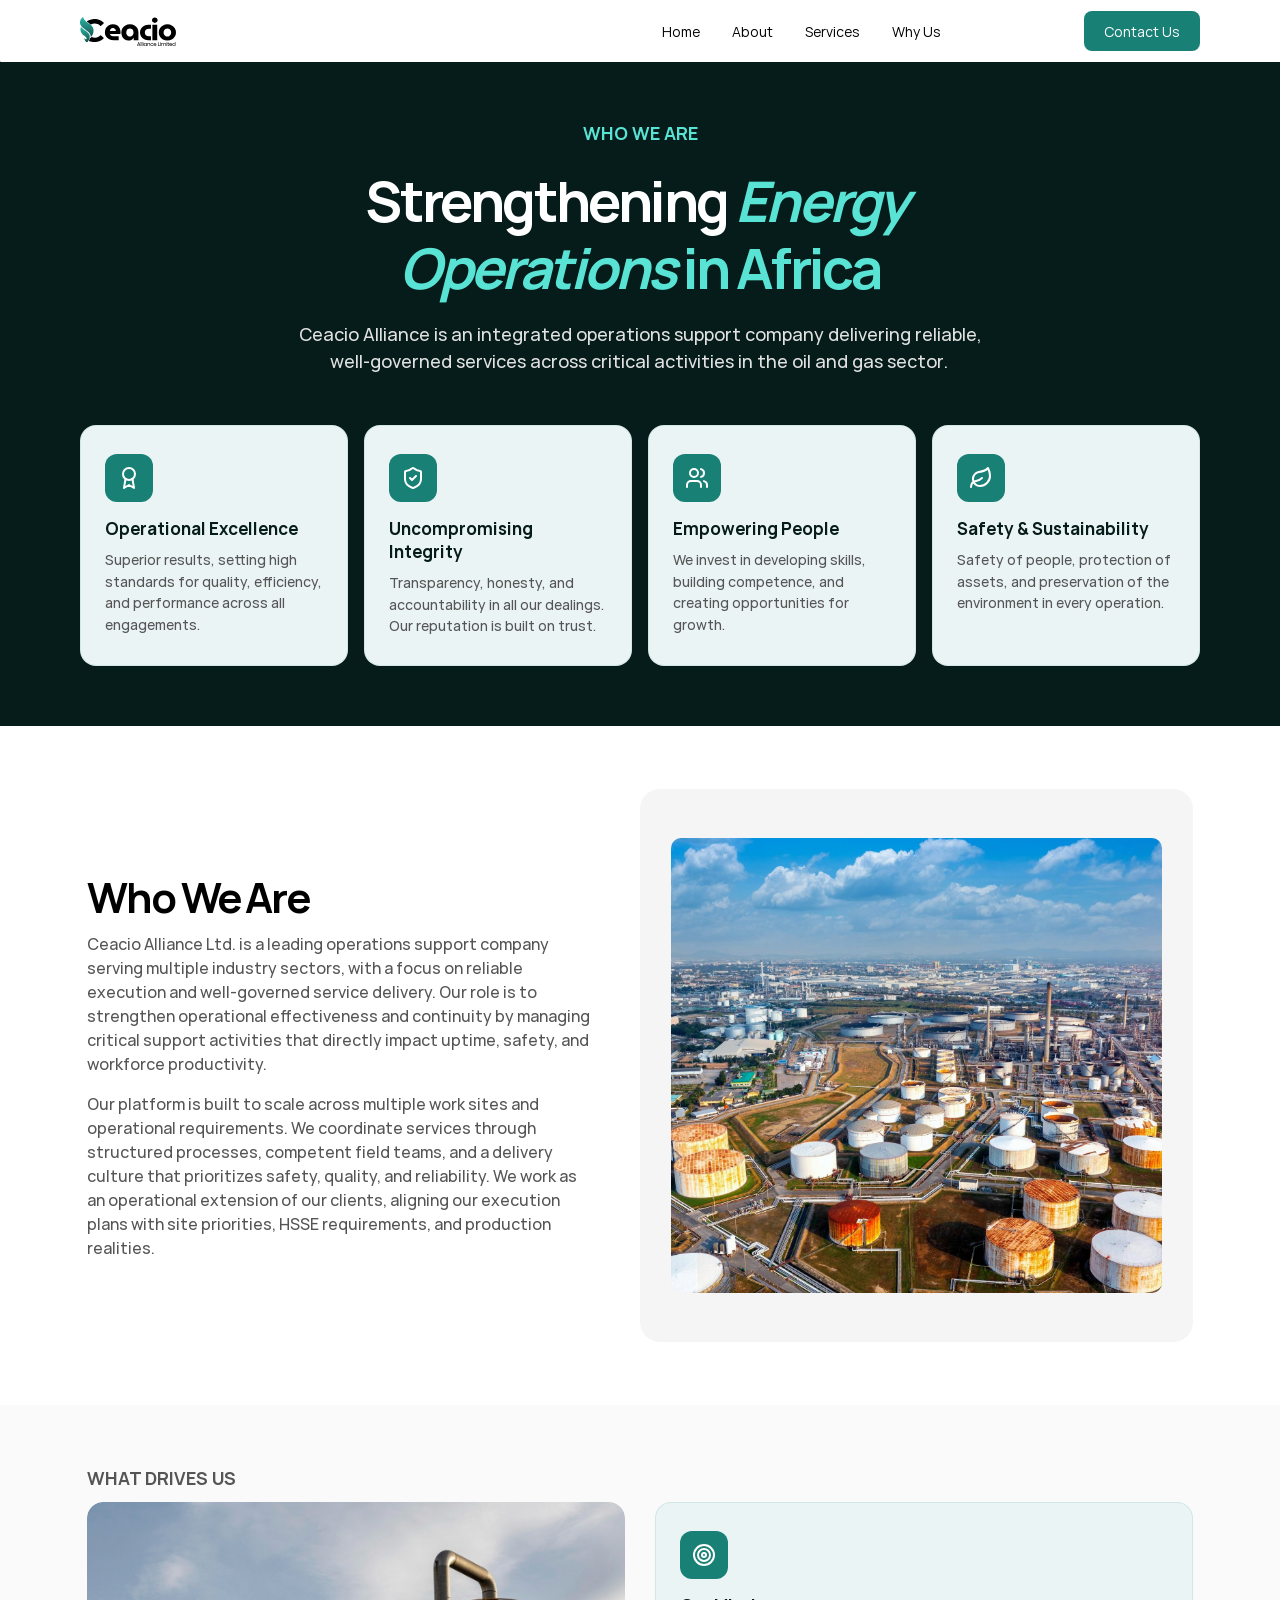
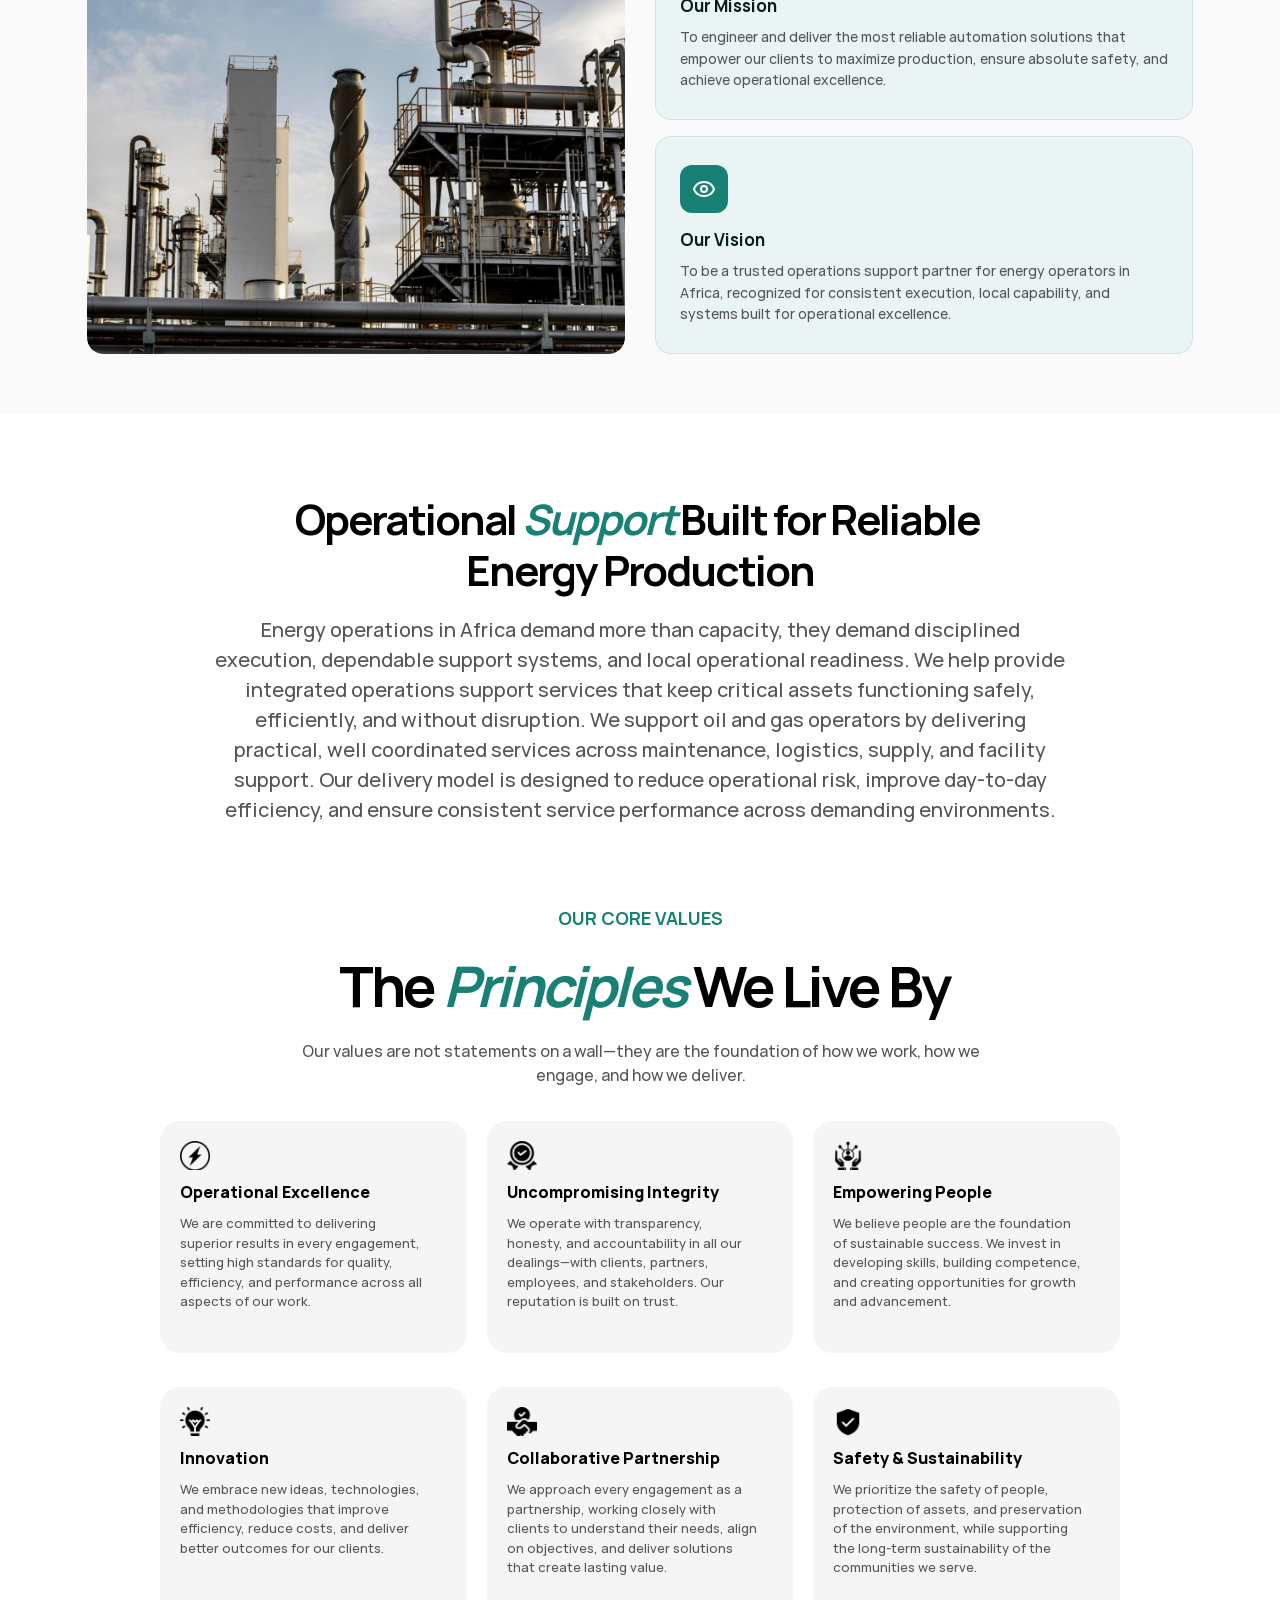
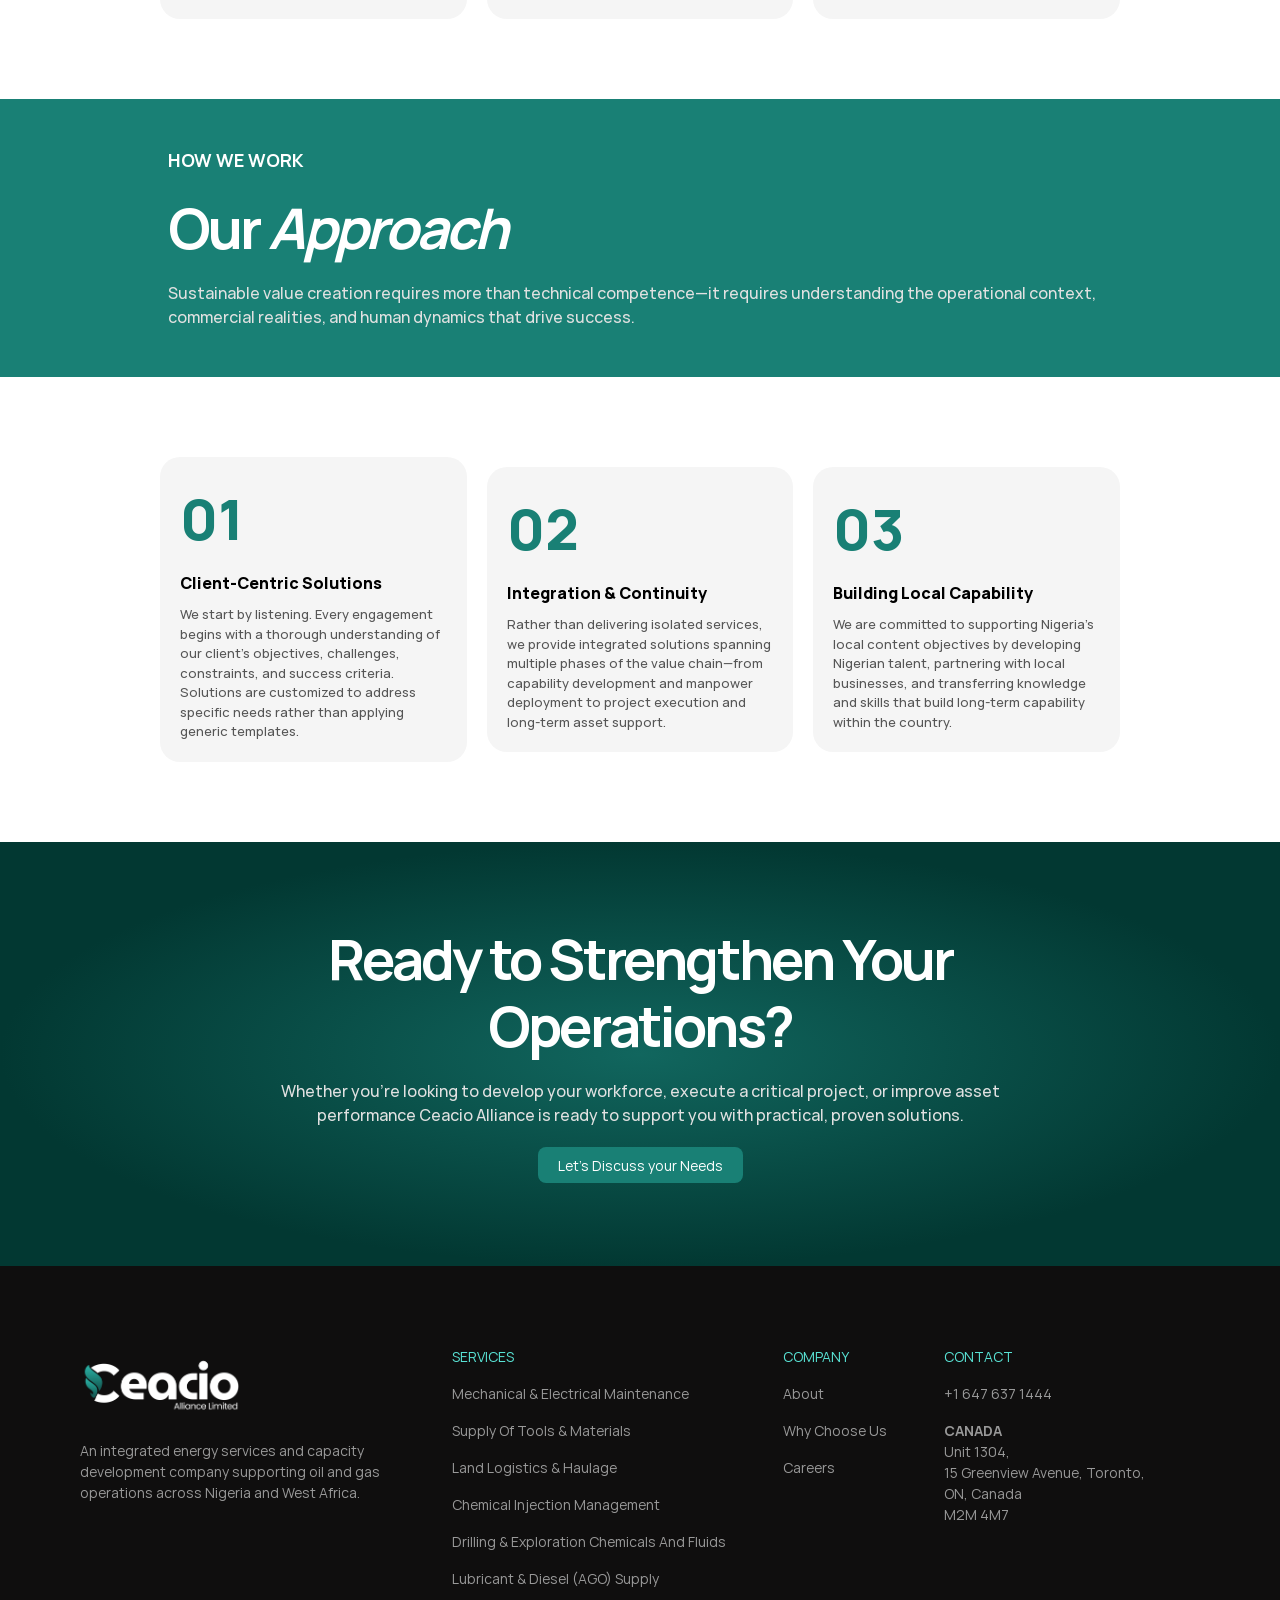
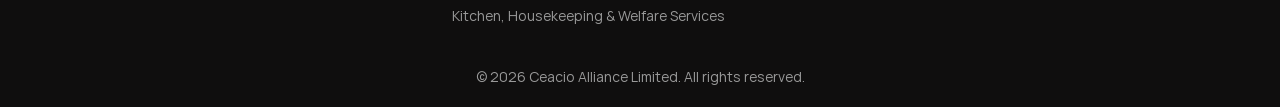
<file: about.html>
<!doctype html>
<html lang="en" data-redirect-timezone="1">
<head>
	<meta charset="utf-8">
	<meta name="viewport" content="width=device-width">
	<title>About Ceacio Alliance | Energy Operations Partner in Africa</title>
    <link rel="canonical" href="https://www.ceacio.com/about"><meta property="og:url" content="https://www.ceacio.com/about"><meta name="description" content="Ceacio Alliance helps energy operators in Africa run safer, more reliable operations. Learn about our mission, vision, values and approach.">
    <meta name="framer-search-index" content="/assets/framer/sites/5aiYJROcSqUDD0v6TyHbFH/searchIndex-h8JrHE1NZFNq.json">
    <meta name="framer-search-index-fallback" content="/assets/framer/sites/5aiYJROcSqUDD0v6TyHbFH/searchIndex-7OBA7W6Dao79.json">
    <meta name="framer-html-plugin" content="disable">
    <link href="/assets/framer/images/IIDrwsu0XdNUSWR1HAZV28HQ40.png" rel="icon" media="(prefers-color-scheme: light)">
    <link href="/assets/framer/images/rKJBZfmBIKrNp3NTjwzGfotQ38.png" rel="icon" media="(prefers-color-scheme: dark)">
    <link rel="apple-touch-icon" href="/assets/framer/images/aE7Mii4b8zitFEPrZOxDvmlrTY.png">
    <!-- Open Graph -->
    <meta property="og:type" content="website">
    <meta property="og:title" content="About Ceacio Alliance | Energy Operations Partner in Africa">
    <meta property="og:description" content="Ceacio Alliance helps energy operators in Africa run safer, more reliable operations. Learn about our mission, vision, values and approach.">
    <meta property="og:image" content="https://www.ceacio.com/assets/seo/about-ceacio-alliance-energy-operations-africa.jpg">
    <!-- X -->
    <meta name="twitter:card" content="summary_large_image">
    <meta name="twitter:title" content="About Ceacio Alliance | Energy Operations Partner in Africa">
    <meta name="twitter:description" content="Ceacio Alliance helps energy operators in Africa run safer, more reliable operations. Learn about our mission, vision, values and approach.">
    <meta name="twitter:image" content="https://www.ceacio.com/assets/seo/about-ceacio-alliance-energy-operations-africa.jpg">
	
	
	
	
	<!-- Start of headStart -->
    
    <!-- End of headStart -->
	
	<style data-framer-font-css>@font-face { font-family: "Inter"; src: url("/assets/framer/assets/5vvr9Vy74if2I6bQbJvbw7SY1pQ.woff2"); font-display: swap; font-style: normal; font-weight: 400; unicode-range: U+0460-052F, U+1C80-1C88, U+20B4, U+2DE0-2DFF, U+A640-A69F, U+FE2E-FE2F }
@font-face { font-family: "Inter"; src: url("/assets/framer/assets/EOr0mi4hNtlgWNn9if640EZzXCo.woff2"); font-display: swap; font-style: normal; font-weight: 400; unicode-range: U+0301, U+0400-045F, U+0490-0491, U+04B0-04B1, U+2116 }
@font-face { font-family: "Inter"; src: url("/assets/framer/assets/Y9k9QrlZAqio88Klkmbd8VoMQc.woff2"); font-display: swap; font-style: normal; font-weight: 400; unicode-range: U+1F00-1FFF }
@font-face { font-family: "Inter"; src: url("/assets/framer/assets/OYrD2tBIBPvoJXiIHnLoOXnY9M.woff2"); font-display: swap; font-style: normal; font-weight: 400; unicode-range: U+0370-03FF }
@font-face { font-family: "Inter"; src: url("/assets/framer/assets/JeYwfuaPfZHQhEG8U5gtPDZ7WQ.woff2"); font-display: swap; font-style: normal; font-weight: 400; unicode-range: U+0100-024F, U+0259, U+1E00-1EFF, U+2020, U+20A0-20AB, U+20AD-20CF, U+2113, U+2C60-2C7F, U+A720-A7FF }
@font-face { font-family: "Inter"; src: url("/assets/framer/assets/GrgcKwrN6d3Uz8EwcLHZxwEfC4.woff2"); font-display: swap; font-style: normal; font-weight: 400; unicode-range: U+0000-00FF, U+0131, U+0152-0153, U+02BB-02BC, U+02C6, U+02DA, U+02DC, U+2000-206F, U+2070, U+2074-207E, U+2080-208E, U+20AC, U+2122, U+2191, U+2193, U+2212, U+2215, U+FEFF, U+FFFD }
@font-face { font-family: "Inter"; src: url("/assets/framer/assets/b6Y37FthZeALduNqHicBT6FutY.woff2"); font-display: swap; font-style: normal; font-weight: 400; unicode-range: U+0102-0103, U+0110-0111, U+0128-0129, U+0168-0169, U+01A0-01A1, U+01AF-01B0, U+1EA0-1EF9, U+20AB }
@font-face { font-family: "Inter"; src: url("/assets/framer/assets/DpPBYI0sL4fYLgAkX8KXOPVt7c.woff2"); font-display: swap; font-style: normal; font-weight: 700; unicode-range: U+0460-052F, U+1C80-1C88, U+20B4, U+2DE0-2DFF, U+A640-A69F, U+FE2E-FE2F }
@font-face { font-family: "Inter"; src: url("/assets/framer/assets/4RAEQdEOrcnDkhHiiCbJOw92Lk.woff2"); font-display: swap; font-style: normal; font-weight: 700; unicode-range: U+0301, U+0400-045F, U+0490-0491, U+04B0-04B1, U+2116 }
@font-face { font-family: "Inter"; src: url("/assets/framer/assets/1K3W8DizY3v4emK8Mb08YHxTbs.woff2"); font-display: swap; font-style: normal; font-weight: 700; unicode-range: U+1F00-1FFF }
@font-face { font-family: "Inter"; src: url("/assets/framer/assets/tUSCtfYVM1I1IchuyCwz9gDdQ.woff2"); font-display: swap; font-style: normal; font-weight: 700; unicode-range: U+0370-03FF }
@font-face { font-family: "Inter"; src: url("/assets/framer/assets/VgYFWiwsAC5OYxAycRXXvhze58.woff2"); font-display: swap; font-style: normal; font-weight: 700; unicode-range: U+0100-024F, U+0259, U+1E00-1EFF, U+2020, U+20A0-20AB, U+20AD-20CF, U+2113, U+2C60-2C7F, U+A720-A7FF }
@font-face { font-family: "Inter"; src: url("/assets/framer/assets/syRNPWzAMIrcJ3wIlPIP43KjQs.woff2"); font-display: swap; font-style: normal; font-weight: 700; unicode-range: U+0000-00FF, U+0131, U+0152-0153, U+02BB-02BC, U+02C6, U+02DA, U+02DC, U+2000-206F, U+2070, U+2074-207E, U+2080-208E, U+20AC, U+2122, U+2191, U+2193, U+2212, U+2215, U+FEFF, U+FFFD }
@font-face { font-family: "Inter"; src: url("/assets/framer/assets/GIryZETIX4IFypco5pYZONKhJIo.woff2"); font-display: swap; font-style: normal; font-weight: 700; unicode-range: U+0102-0103, U+0110-0111, U+0128-0129, U+0168-0169, U+01A0-01A1, U+01AF-01B0, U+1EA0-1EF9, U+20AB }
@font-face { font-family: "Inter"; src: url("/assets/framer/assets/DXD0Q7LSl7HEvDzucnyLnGBHM.woff2"); font-display: swap; font-style: normal; font-weight: 700; unicode-range: U+0000-00FF, U+0131, U+0152-0153, U+02BB-02BC, U+02C6, U+02DA, U+02DC, U+2000-206F, U+2074, U+20AC, U+2122, U+2191, U+2193, U+2212, U+2215, U+FEFF, U+FFFD }
@font-face { font-family: "Inter"; src: url("/assets/framer/assets/H89BbHkbHDzlxZzxi8uPzTsp90.woff2"); font-display: swap; font-style: italic; font-weight: 700; unicode-range: U+0460-052F, U+1C80-1C88, U+20B4, U+2DE0-2DFF, U+A640-A69F, U+FE2E-FE2F }
@font-face { font-family: "Inter"; src: url("/assets/framer/assets/u6gJwDuwB143kpNK1T1MDKDWkMc.woff2"); font-display: swap; font-style: italic; font-weight: 700; unicode-range: U+0301, U+0400-045F, U+0490-0491, U+04B0-04B1, U+2116 }
@font-face { font-family: "Inter"; src: url("/assets/framer/assets/43sJ6MfOPh1LCJt46OvyDuSbA6o.woff2"); font-display: swap; font-style: italic; font-weight: 700; unicode-range: U+1F00-1FFF }
@font-face { font-family: "Inter"; src: url("/assets/framer/assets/wccHG0r4gBDAIRhfHiOlq6oEkqw.woff2"); font-display: swap; font-style: italic; font-weight: 700; unicode-range: U+0370-03FF }
@font-face { font-family: "Inter"; src: url("/assets/framer/assets/WZ367JPwf9bRW6LdTHN8rXgSjw.woff2"); font-display: swap; font-style: italic; font-weight: 700; unicode-range: U+0100-024F, U+0259, U+1E00-1EFF, U+2020, U+20A0-20AB, U+20AD-20CF, U+2113, U+2C60-2C7F, U+A720-A7FF }
@font-face { font-family: "Inter"; src: url("/assets/framer/assets/QxmhnWTzLtyjIiZcfaLIJ8EFBXU.woff2"); font-display: swap; font-style: italic; font-weight: 700; unicode-range: U+0000-00FF, U+0131, U+0152-0153, U+02BB-02BC, U+02C6, U+02DA, U+02DC, U+2000-206F, U+2074, U+20AC, U+2122, U+2191, U+2193, U+2212, U+2215, U+FEFF, U+FFFD }
@font-face { font-family: "Inter"; src: url("/assets/framer/assets/2A4Xx7CngadFGlVV4xrO06OBHY.woff2"); font-display: swap; font-style: italic; font-weight: 700; unicode-range: U+0102-0103, U+0110-0111, U+0128-0129, U+0168-0169, U+01A0-01A1, U+01AF-01B0, U+1EA0-1EF9, U+20AB }
@font-face { font-family: "Inter"; src: url("/assets/framer/assets/CfMzU8w2e7tHgF4T4rATMPuWosA.woff2"); font-display: swap; font-style: italic; font-weight: 400; unicode-range: U+0460-052F, U+1C80-1C88, U+20B4, U+2DE0-2DFF, U+A640-A69F, U+FE2E-FE2F }
@font-face { font-family: "Inter"; src: url("/assets/framer/assets/867QObYax8ANsfX4TGEVU9YiCM.woff2"); font-display: swap; font-style: italic; font-weight: 400; unicode-range: U+0301, U+0400-045F, U+0490-0491, U+04B0-04B1, U+2116 }
@font-face { font-family: "Inter"; src: url("/assets/framer/assets/Oyn2ZbENFdnW7mt2Lzjk1h9Zb9k.woff2"); font-display: swap; font-style: italic; font-weight: 400; unicode-range: U+1F00-1FFF }
@font-face { font-family: "Inter"; src: url("/assets/framer/assets/cdAe8hgZ1cMyLu9g005pAW3xMo.woff2"); font-display: swap; font-style: italic; font-weight: 400; unicode-range: U+0370-03FF }
@font-face { font-family: "Inter"; src: url("/assets/framer/assets/DOfvtmE1UplCq161m6Hj8CSQYg.woff2"); font-display: swap; font-style: italic; font-weight: 400; unicode-range: U+0100-024F, U+0259, U+1E00-1EFF, U+2020, U+20A0-20AB, U+20AD-20CF, U+2113, U+2C60-2C7F, U+A720-A7FF }
@font-face { font-family: "Inter"; src: url("/assets/framer/assets/vFzuJY0c65av44uhEKB6vyjFMg.woff2"); font-display: swap; font-style: italic; font-weight: 400; unicode-range: U+0000-00FF, U+0131, U+0152-0153, U+02BB-02BC, U+02C6, U+02DA, U+02DC, U+2000-206F, U+2074, U+20AC, U+2122, U+2191, U+2193, U+2212, U+2215, U+FEFF, U+FFFD }
@font-face { font-family: "Inter"; src: url("/assets/framer/assets/tKtBcDnBMevsEEJKdNGhhkLzYo.woff2"); font-display: swap; font-style: italic; font-weight: 400; unicode-range: U+0102-0103, U+0110-0111, U+0128-0129, U+0168-0169, U+01A0-01A1, U+01AF-01B0, U+1EA0-1EF9, U+20AB }
@font-face { font-family: "Inter"; src: url("/assets/framer/assets/vQyevYAyHtARFwPqUzQGpnDs.woff2"); font-display: swap; font-style: normal; font-weight: 400; unicode-range: U+0000-00FF, U+0131, U+0152-0153, U+02BB-02BC, U+02C6, U+02DA, U+02DC, U+2000-206F, U+2074, U+20AC, U+2122, U+2191, U+2193, U+2212, U+2215, U+FEFF, U+FFFD }
@font-face { font-family: "Inter"; src: url("/assets/framer/assets/mkY5Sgyq51ik0AMrSBwhm9DJg.woff2"); font-style: normal; font-weight: 900; unicode-range: U+0460-052F, U+1C80-1C88, U+20B4, U+2DE0-2DFF, U+A640-A69F, U+FE2E-FE2F }
@font-face { font-family: "Inter"; src: url("/assets/framer/assets/X5hj6qzcHUYv7h1390c8Rhm6550.woff2"); font-style: normal; font-weight: 900; unicode-range: U+0301, U+0400-045F, U+0490-0491, U+04B0-04B1, U+2116 }
@font-face { font-family: "Inter"; src: url("/assets/framer/assets/gQhNpS3tN86g8RcVKYUUaKt2oMQ.woff2"); font-style: normal; font-weight: 900; unicode-range: U+1F00-1FFF }
@font-face { font-family: "Inter"; src: url("/assets/framer/assets/cugnVhSraaRyANCaUtI5FV17wk.woff2"); font-style: normal; font-weight: 900; unicode-range: U+0370-03FF }
@font-face { font-family: "Inter"; src: url("/assets/framer/assets/5HcVoGak8k5agFJSaKa4floXVu0.woff2"); font-style: normal; font-weight: 900; unicode-range: U+0100-024F, U+0259, U+1E00-1EFF, U+2020, U+20A0-20AB, U+20AD-20CF, U+2113, U+2C60-2C7F, U+A720-A7FF }
@font-face { font-family: "Inter"; src: url("/assets/framer/assets/rZ5DdENNqIdFTIyQQiP5isO7M.woff2"); font-style: normal; font-weight: 900; unicode-range: U+0000-00FF, U+0131, U+0152-0153, U+02BB-02BC, U+02C6, U+02DA, U+02DC, U+2000-206F, U+2070, U+2074-207E, U+2080-208E, U+20AC, U+2122, U+2191, U+2193, U+2212, U+2215, U+FEFF, U+FFFD }
@font-face { font-family: "Inter"; src: url("/assets/framer/assets/P2Bw01CtL0b9wqygO0sSVogWbo.woff2"); font-style: normal; font-weight: 900; unicode-range: U+0102-0103, U+0110-0111, U+0128-0129, U+0168-0169, U+01A0-01A1, U+01AF-01B0, U+1EA0-1EF9, U+20AB }
@font-face { font-family: "Inter"; src: url("/assets/framer/assets/05KsVHGDmqXSBXM4yRZ65P8i0s.woff2"); font-style: italic; font-weight: 900; unicode-range: U+0460-052F, U+1C80-1C88, U+20B4, U+2DE0-2DFF, U+A640-A69F, U+FE2E-FE2F }
@font-face { font-family: "Inter"; src: url("/assets/framer/assets/ky8ovPukK4dJ1Pxq74qGhOqCYI.woff2"); font-style: italic; font-weight: 900; unicode-range: U+0301, U+0400-045F, U+0490-0491, U+04B0-04B1, U+2116 }
@font-face { font-family: "Inter"; src: url("/assets/framer/assets/vvNSqIj42qeQ2bvCRBIWKHscrc.woff2"); font-style: italic; font-weight: 900; unicode-range: U+1F00-1FFF }
@font-face { font-family: "Inter"; src: url("/assets/framer/assets/3ZmXbBKToJifDV9gwcifVd1tEY.woff2"); font-style: italic; font-weight: 900; unicode-range: U+0370-03FF }
@font-face { font-family: "Inter"; src: url("/assets/framer/assets/FNfhX3dt4ChuLJq2PwdlxHO7PU.woff2"); font-style: italic; font-weight: 900; unicode-range: U+0100-024F, U+0259, U+1E00-1EFF, U+2020, U+20A0-20AB, U+20AD-20CF, U+2113, U+2C60-2C7F, U+A720-A7FF }
@font-face { font-family: "Inter"; src: url("/assets/framer/assets/gcnfba68tfm7qAyrWRCf9r34jg.woff2"); font-style: italic; font-weight: 900; unicode-range: U+0000-00FF, U+0131, U+0152-0153, U+02BB-02BC, U+02C6, U+02DA, U+02DC, U+2000-206F, U+2070, U+2074-207E, U+2080-208E, U+20AC, U+2122, U+2191, U+2193, U+2212, U+2215, U+FEFF, U+FFFD }
@font-face { font-family: "Inter"; src: url("/assets/framer/assets/efTfQcBJ53kM2pB1hezSZ3RDUFs.woff2"); font-style: italic; font-weight: 900; unicode-range: U+0102-0103, U+0110-0111, U+0128-0129, U+0168-0169, U+01A0-01A1, U+01AF-01B0, U+1EA0-1EF9, U+20AB }
@font-face { font-family: "Inter"; src: url("/assets/framer/assets/ia3uin3hQWqDrVloC1zEtYHWw.woff2"); font-display: swap; font-style: italic; font-weight: 700; unicode-range: U+0000-00FF, U+0131, U+0152-0153, U+02BB-02BC, U+02C6, U+02DA, U+02DC, U+2000-206F, U+2070, U+2074-207E, U+2080-208E, U+20AC, U+2122, U+2191, U+2193, U+2212, U+2215, U+FEFF, U+FFFD }
@font-face { font-family: "Inter"; src: url("/assets/framer/assets/5A3Ce6C9YYmCjpQx9M4inSaKU.woff2"); font-display: swap; font-style: normal; font-weight: 500; unicode-range: U+0460-052F, U+1C80-1C88, U+20B4, U+2DE0-2DFF, U+A640-A69F, U+FE2E-FE2F }
@font-face { font-family: "Inter"; src: url("/assets/framer/assets/Qx95Xyt0Ka3SGhinnbXIGpEIyP4.woff2"); font-display: swap; font-style: normal; font-weight: 500; unicode-range: U+0301, U+0400-045F, U+0490-0491, U+04B0-04B1, U+2116 }
@font-face { font-family: "Inter"; src: url("/assets/framer/assets/6mJuEAguuIuMog10gGvH5d3cl8.woff2"); font-display: swap; font-style: normal; font-weight: 500; unicode-range: U+1F00-1FFF }
@font-face { font-family: "Inter"; src: url("/assets/framer/assets/xYYWaj7wCU5zSQH0eXvSaS19wo.woff2"); font-display: swap; font-style: normal; font-weight: 500; unicode-range: U+0370-03FF }
@font-face { font-family: "Inter"; src: url("/assets/framer/assets/otTaNuNpVK4RbdlT7zDDdKvQBA.woff2"); font-display: swap; font-style: normal; font-weight: 500; unicode-range: U+0100-024F, U+0259, U+1E00-1EFF, U+2020, U+20A0-20AB, U+20AD-20CF, U+2113, U+2C60-2C7F, U+A720-A7FF }
@font-face { font-family: "Inter"; src: url("/assets/framer/assets/UjlFhCnUjxhNfep4oYBPqnEssyo.woff2"); font-display: swap; font-style: normal; font-weight: 500; unicode-range: U+0000-00FF, U+0131, U+0152-0153, U+02BB-02BC, U+02C6, U+02DA, U+02DC, U+2000-206F, U+2070, U+2074-207E, U+2080-208E, U+20AC, U+2122, U+2191, U+2193, U+2212, U+2215, U+FEFF, U+FFFD }
@font-face { font-family: "Inter"; src: url("/assets/framer/assets/DolVirEGb34pEXEp8t8FQBSK4.woff2"); font-display: swap; font-style: normal; font-weight: 500; unicode-range: U+0102-0103, U+0110-0111, U+0128-0129, U+0168-0169, U+01A0-01A1, U+01AF-01B0, U+1EA0-1EF9, U+20AB }
@font-face { font-family: "Manrope"; src: url("/assets/framer/third-party-assets/fontshare/wf/NGBUP45ES3F7RD5XGKPEDJ6QEPO4TMOK/EXDVWJ2EDDVVV65UENMX33EDDYBX6OF7/6P4FPMFQH7CCC7RZ4UU4NKSGJ2RLF7V5.woff2"); font-display: swap; font-style: normal; font-weight: 700 }
@font-face { font-family: "Manrope"; src: url("/assets/framer/third-party-assets/fontshare/wf/BNWG6MUI4RTC6WEND2VPDH4MHMIVU3XZ/R5YXY5FMVG6PXU36GNEEA24MIPMEPGSM/CIM4KQCLZSMMLWPVH25IDDSTY4ENPHEY.woff2"); font-display: swap; font-style: normal; font-weight: 500 }
@font-face { font-family: "Manrope"; src: url("/assets/framer/third-party-assets/fontshare/wf/7EWHG4AMROQSXDCQTDPGBVASATB7CED2/TJSQTK5FHJ2MYKML5IXF2G6YTGFJLTYL/K4ZMLVLHYIFVTTTWGVOTVGOFUUX7NVGI.woff2"); font-display: swap; font-style: normal; font-weight: 800 }
@font-face { font-family: "Manrope"; src: url("/assets/framer/third-party-assets/fontshare/wf/2TYFCBHUANEXS6QGR5EQDUNAFH6LSWM3/AYNOU3VEA4LRTDNKJQUFNVNUTYSGOUOP/UXO4O7K2G3HI3D2VKD7UXVJVJD26P4BQ.woff2"); font-display: swap; font-style: normal; font-weight: 400 }
@font-face { font-family: "Inter Placeholder"; src: local("Arial"); ascent-override: 89.79%; descent-override: 22.36%; line-gap-override: 0.00%; size-adjust: 107.89% }
@font-face { font-family: "Manrope Placeholder"; src: local("Arial"); ascent-override: 102.74%; descent-override: 28.91%; line-gap-override: 0.00%; size-adjust: 103.76% }</style>
	
	
	<meta name="robots" content="index, follow, max-image-preview:large, max-snippet:-1, max-video-preview:-1"><style data-framer-breakpoint-css>@media(min-width: 1200px){.hidden-1gjhbz6{display:none!important}}@media(min-width: 810px) and (max-width: 1199.98px){.hidden-1deyrsq{display:none!important}}@media(max-width: 809.98px){.hidden-xca3b4{display:none!important}}@media(max-width: 809.98px){.hidden-27sq88{display:none!important}}@media(min-width: 810px) and (max-width: 1199.98px){.hidden-1jv7l7{display:none!important}}@media(min-width: 1200px){.hidden-94f9rm{display:none!important}}</style><style data-framer-css-ssr-minified data-framer-components="framer-lib-cursors-host framer-bShZo PropertyOverrides framer-Nxp1k framer-8wUP7 framer-lib-combinedCSSRules framer-1OgRt framer-UlryP framer-tLTVB">html,body,#main{box-sizing:border-box;margin:0;padding:0}:root{-webkit-font-smoothing:antialiased;-moz-osx-font-smoothing:grayscale}*{box-sizing:border-box;-webkit-font-smoothing:inherit}h1,h2,h3,h4,h5,h6,p,figure{margin:0}body,input,textarea,select,button{font-family:sans-serif;font-size:12px}body{--token-1b7bb1c4-3a89-4ec2-aee2-16abaf604d08:#000;--token-28d21c18-0fa7-4a39-8727-636fc79ae338:#fff;--token-03d2718c-248b-43d7-860c-d67347de1e95:#ffffff80;--token-78c32a06-e9cd-45ab-b290-77996ca02b6d:#ffffff26;--token-bfbbf012-d3b7-4f22-a08b-2c9f0c1c5b80:#999;--token-96b2b273-006d-4dd2-8d16-427f13d19d4a:#e1e1e1;--token-845110a2-2c36-43c0-8456-c6dfa74587c5:#ffffff40;--token-356fc046-e6c8-4e69-a8b7-63514005dec6:#555;--token-c773fe8d-8aed-4719-9dcd-b57e1bc84fdb:#f2f2f2;--token-41bb20e6-f0c5-43ce-8d75-6ac4cc577291:#2e2e2e80;--token-ad96cd96-c832-459f-bb48-2ba796f3179b:#f5b614;--token-ba1b1688-4495-4c6b-9f18-4d34f3e7dd02:#59e3d5;--token-08018c51-7022-4e39-bb4d-488e5c2db632:#051c1a;--token-cefae5f1-1aef-4688-9413-497e69983913:#a1a1aa;--token-80aeea00-bc1c-4e76-9301-be43cfc88c4c:#fff;--token-5df21e7d-9a50-4e48-bddb-ff8cf2b76020:#f4f4f5;--token-33611474-ffd5-429f-8fbb-27307dc0833e:#18181b;--token-ee741fc7-e98d-436a-ac77-c9f6a399719f:#27272a;--token-f6557700-d635-4f83-906a-0c68816d185b:#09090b;--token-6b41b922-4aa1-458a-b66b-45a24be3f029:#3f3f46;--token-2e4f40b9-193d-44ac-bde9-85a3f4e0f5a2:#fafafa;--token-1cb994a9-8f81-4a10-b0a2-1a1a621a7f56:#4a4a4a;--token-f12c06ad-f4f5-4d6b-a652-39e294716a72:#000;--token-ec913db6-8efa-4acb-bea6-f2c82d51d202:#198075}@supports (background:-webkit-named-image(i)) and (not (grid-template-rows:subgrid)){body{--framer-will-change-override:transform}}@supports (background:-webkit-named-image(i)) and (not (position-area:top right)){body{--framer-will-change-filter-override:filter}}[data-framer-component-type=Text] div div span,[data-framer-component-type=Text] a div span,[data-framer-component-type=Text] span span span,[data-framer-component-type=Text] p span span,[data-framer-component-type=Text] h1 span span,[data-framer-component-type=Text] h2 span span,[data-framer-component-type=Text] h3 span span,[data-framer-component-type=Text] h4 span span,[data-framer-component-type=Text] h5 span span,[data-framer-component-type=Text] h6 span span,[data-framer-component-type=Text] a{font-family:var(--font-family);font-style:var(--font-style);font-weight:min(calc(var(--framer-font-weight-increase,0) + var(--font-weight,400)), 900);color:var(--text-color);letter-spacing:var(--letter-spacing);font-size:var(--font-size);text-transform:var(--text-transform);--text-decoration:var(--framer-text-decoration-style,solid) var(--framer-text-decoration,none) var(--framer-text-decoration-color,currentcolor) var(--framer-text-decoration-thickness,auto);--text-decoration-skip-ink:var(--framer-text-decoration-skip-ink);--text-underline-offset:var(--framer-text-decoration-offset);line-height:var(--line-height);--font-family:var(--framer-font-family);--font-style:var(--framer-font-style);--font-weight:var(--framer-font-weight);--text-color:var(--framer-text-color);--letter-spacing:var(--framer-letter-spacing);--font-size:var(--framer-font-size);--text-transform:var(--framer-text-transform);--line-height:var(--framer-line-height)}@supports not (color:color(display-p3 1 1 1)){p.framer-text,div.framer-text,h1.framer-text,h2.framer-text,h3.framer-text,h4.framer-text,h5.framer-text,h6.framer-text,li.framer-text,ol.framer-text,ul.framer-text,span.framer-text:not([data-text-fill]){color:var(--framer-blockquote-text-color-rgb,var(--framer-blockquote-text-color,var(--framer-text-color-rgb,var(--framer-text-color,#000))));-webkit-text-stroke-color:var(--framer-text-stroke-color-rgb,var(--framer-text-stroke-color,initial))}mark.framer-text{background-color:var(--framer-blockquote-text-background-color-rgb,var(--framer-blockquote-text-background-color,var(--framer-text-background-color-rgb,var(--framer-text-background-color,initial))))}}@supports not (color:color(display-p3 1 1 1)){code.framer-text,code.framer-text span.framer-text:not([data-text-fill]){color:var(--framer-blockquote-text-color-rgb,var(--framer-blockquote-text-color,var(--framer-code-text-color-rgb,var(--framer-code-text-color,var(--framer-text-color-rgb,var(--framer-text-color,#000))))))}}@supports not (color:color(display-p3 1 1 1)){a.framer-text,span.framer-text[data-nested-link]{color:var(--framer-link-text-color-rgb,var(--framer-link-text-color,var(--framer-blockquote-text-color-rgb,var(--framer-blockquote-text-color,var(--framer-text-color-rgb,var(--framer-text-color,#000))))));background-color:var(--framer-link-text-background-color-rgb,var(--framer-link-text-background-color,initial));-webkit-text-decoration-color:var(--framer-link-text-decoration-color-rgb,var(--framer-link-text-decoration-color,var(--framer-text-decoration-color-rgb,var(--framer-text-decoration-color,currentcolor))));text-decoration-color:var(--framer-link-text-decoration-color-rgb,var(--framer-link-text-decoration-color,var(--framer-text-decoration-color-rgb,var(--framer-text-decoration-color,currentcolor))))}}@supports not (color:color(display-p3 1 1 1)){code.framer-text a.framer-text,code.framer-text a.framer-text span.framer-text:not([data-text-fill]),code.framer-text span.framer-text[data-nested-link],code.framer-text span.framer-text[data-nested-link] span.framer-text:not([data-text-fill]){color:var(--framer-link-text-color-rgb,var(--framer-link-text-color,var(--framer-blockquote-text-color-rgb,var(--framer-blockquote-text-color,var(--framer-code-text-color-rgb,var(--framer-code-text-color,var(--framer-text-color-rgb,var(--framer-text-color,#000))))))))}}@supports not (color:color(display-p3 1 1 1)){a.framer-text:hover,span.framer-text[data-nested-link]:hover{color:var(--framer-link-hover-text-color-rgb,var(--framer-link-hover-text-color,var(--framer-link-text-color-rgb,var(--framer-link-text-color,var(--framer-blockquote-text-color-rgb,var(--framer-blockquote-text-color,var(--framer-text-color-rgb,var(--framer-text-color,#000))))))));background-color:var(--framer-link-hover-text-background-color-rgb,var(--framer-link-hover-text-background-color,var(--framer-link-text-background-color-rgb,var(--framer-link-text-background-color,var(--framer-text-background-color-rgb,var(--framer-text-background-color,initial))))));-webkit-text-decoration-color:var(--framer-link-hover-text-decoration-color-rgb,var(--framer-link-hover-text-decoration-color,var(--framer-link-text-decoration-color-rgb,var(--framer-link-text-decoration-color,var(--framer-text-decoration-color-rgb,var(--framer-text-decoration-color,currentcolor))))));text-decoration-color:var(--framer-link-hover-text-decoration-color-rgb,var(--framer-link-hover-text-decoration-color,var(--framer-link-text-decoration-color-rgb,var(--framer-link-text-decoration-color,var(--framer-text-decoration-color-rgb,var(--framer-text-decoration-color,currentcolor))))))}}@supports not (color:color(display-p3 1 1 1)){code.framer-text a.framer-text:hover,code.framer-text span.framer-text[data-nested-link]:hover{color:var(--framer-link-hover-text-color-rgb,var(--framer-link-hover-text-color,var(--framer-link-text-color-rgb,var(--framer-link-text-color,var(--framer-blockquote-text-color-rgb,var(--framer-blockquote-text-color,var(--framer-code-text-color-rgb,var(--framer-code-text-color,var(--framer-text-color-rgb,var(--framer-text-color,#000))))))))))}}@supports not (color:color(display-p3 1 1 1)){a.framer-text[data-framer-page-link-current],span.framer-text[data-framer-page-link-current]{color:var(--framer-link-current-text-color-rgb,var(--framer-link-current-text-color,var(--framer-link-text-color-rgb,var(--framer-link-text-color,var(--framer-text-color-rgb,var(--framer-text-color,#000))))));background-color:var(--framer-link-current-text-background-color-rgb,var(--framer-link-current-text-background-color,var(--framer-link-text-background-color-rgb,var(--framer-link-text-background-color,var(--framer-text-background-color-rgb,var(--framer-text-background-color,initial))))));-webkit-text-decoration-color:var(--framer-link-current-text-decoration-color-rgb,var(--framer-link-current-text-decoration-color,var(--framer-link-text-decoration-color-rgb,var(--framer-link-text-decoration-color,var(--framer-text-decoration-color-rgb,var(--framer-text-decoration-color,currentcolor))))));text-decoration-color:var(--framer-link-current-text-decoration-color-rgb,var(--framer-link-current-text-decoration-color,var(--framer-link-text-decoration-color-rgb,var(--framer-link-text-decoration-color,var(--framer-text-decoration-color-rgb,var(--framer-text-decoration-color,currentcolor))))))}}@supports not (color:color(display-p3 1 1 1)){code.framer-text a.framer-text[data-framer-page-link-current],code.framer-text a.framer-text[data-framer-page-link-current] span.framer-text:not([data-text-fill]),code.framer-text span.framer-text[data-framer-page-link-current],code.framer-text span.framer-text[data-framer-page-link-current] span.framer-text:not([data-text-fill]){color:var(--framer-link-current-text-color-rgb,var(--framer-link-current-text-color,var(--framer-link-text-color-rgb,var(--framer-link-text-color,var(--framer-code-text-color-rgb,var(--framer-code-text-color,var(--framer-text-color-rgb,var(--framer-text-color,#000))))))));background-color:var(--framer-link-current-text-background-color-rgb,var(--framer-link-current-text-background-color,var(--framer-link-text-background-color-rgb,var(--framer-link-text-background-color,var(--framer-text-background-color-rgb,var(--framer-text-background-color,initial))))))}}@supports not (color:color(display-p3 1 1 1)){a.framer-text[data-framer-page-link-current]:hover,span.framer-text[data-framer-page-link-current]:hover{color:var(--framer-link-hover-text-color-rgb,var(--framer-link-hover-text-color,var(--framer-link-current-text-color-rgb,var(--framer-link-current-text-color,var(--framer-link-text-color-rgb,var(--framer-link-text-color,var(--framer-code-text-color-rgb,var(--framer-code-text-color,var(--framer-text-color-rgb,var(--framer-text-color,#000))))))))));background-color:var(--framer-link-hover-text-background-color-rgb,var(--framer-link-hover-text-background-color,var(--framer-link-current-text-background-color-rgb,var(--framer-link-current-text-background-color,var(--framer-link-text-background-color-rgb,var(--framer-link-text-background-color,initial))))));-webkit-text-decoration-color:var(--framer-link-hover-text-decoration-color-rgb,var(--framer-link-hover-text-decoration-color,var(--framer-link-current-text-decoration-color-rgb,var(--framer-link-current-text-decoration-color,var(--framer-link-text-decoration-color-rgb,var(--framer-link-text-decoration-color,var(--framer-text-decoration-color-rgb,var(--framer-text-decoration-color,currentcolor))))))));text-decoration-color:var(--framer-link-hover-text-decoration-color-rgb,var(--framer-link-hover-text-decoration-color,var(--framer-link-current-text-decoration-color-rgb,var(--framer-link-current-text-decoration-color,var(--framer-link-text-decoration-color-rgb,var(--framer-link-text-decoration-color,var(--framer-text-decoration-color-rgb,var(--framer-text-decoration-color,currentcolor))))))))}}@supports not (color:color(display-p3 1 1 1)){code.framer-text a.framer-text[data-framer-page-link-current]:hover,code.framer-text a.framer-text[data-framer-page-link-current]:hover span.framer-text:not([data-text-fill]),code.framer-text span.framer-text[data-framer-page-link-current]:hover,code.framer-text span.framer-text[data-framer-page-link-current]:hover span.framer-text:not([data-text-fill]){color:var(--framer-link-hover-text-color-rgb,var(--framer-link-hover-text-color,var(--framer-link-current-text-color-rgb,var(--framer-link-current-text-color,var(--framer-link-text-color-rgb,var(--framer-link-text-color,var(--framer-code-text-color-rgb,var(--framer-code-text-color,var(--framer-text-color-rgb,var(--framer-text-color,#000))))))))));background-color:var(--framer-link-hover-text-background-color-rgb,var(--framer-link-hover-text-background-color,var(--framer-link-current-text-background-color-rgb,var(--framer-link-current-text-background-color,var(--framer-link-text-background-color-rgb,var(--framer-link-text-background-color,initial))))))}}[data-framer-component-type=Stack]:not([data-framer-generated])>*,[data-framer-component-type=Stack]:not([data-framer-generated])>[data-framer-component-type],NavigationContainer [data-framer-component-type=NavigationContainer]>*,[data-framer-component-type=NavigationContainer]>[data-framer-component-type]{position:relative}@supports not (overflow:clip){:root{--overflow-clip-fallback:hidden}}@supports (background:-webkit-named-image(i)) and (not (contain-intrinsic-size:inherit)){div.framer-text,p.framer-text,h1.framer-text,h2.framer-text,h3.framer-text,h4.framer-text,h5.framer-text,h6.framer-text,ol.framer-text,ul.framer-text,li.framer-text,blockquote.framer-text,.framer-text.framer-image{display:var(--text-truncation-display-inline-for-safari-16,revert)}div.framer-text:after,p.framer-text:after,h1.framer-text:after,h2.framer-text:after,h3.framer-text:after,h4.framer-text:after,h5.framer-text:after,h6.framer-text:after,ol.framer-text:after,ul.framer-text:after,li.framer-text:after,blockquote.framer-text:after,.framer-text.framer-image:after{content:var(--text-truncation-line-break-for-safari-16);white-space:pre}.framer-text.framer-text-module,.framer-text.framer-table-wrapper{display:var(--text-truncation-display-none-for-safari-16,revert)}p.framer-text[data-text-fill]{display:var(--text-truncation-display-inline-for-safari-16,inline-block)}}@supports (corner-shape:superellipse(2)){:root{--one-if-corner-shape-supported:1}}.framer-cursor-none,.framer-cursor-none *{cursor:none!important}.framer-pointer-events-none,.framer-pointer-events-none *{pointer-events:none!important}@supports (aspect-ratio:1){body{--framer-aspect-ratio-supported:auto}}.framer-bShZo.framer-pstod0,.framer-bShZo .framer-pstod0{display:block}.framer-bShZo.framer-94f9rm{background-color:var(--token-28d21c18-0fa7-4a39-8727-636fc79ae338,#fff);flex-flow:column;place-content:center flex-start;align-items:center;gap:0;width:100%;height:min-content;padding:0;display:flex;position:relative;overflow:visible}.framer-bShZo .framer-3tx3ig-container{z-index:10;flex:none;order:-1000;width:100%;height:auto;position:absolute;top:0;left:50%}.framer-bShZo .framer-1eyqt4n{margin:0;background:0 0;flex-grow:1;width:0;height:0;margin-bottom:0;position:relative}.framer-bShZo .framer-1x6z6oi{background-color:#0f0e0e;flex-flow:column;flex:none;order:1002;place-content:center flex-start;align-items:center;gap:40px;width:100%;height:min-content;padding:80px 40px 20px;display:flex;position:relative;overflow:visible}.framer-bShZo .framer-eawq1s{flex-flow:row;flex:none;place-content:flex-start space-between;align-items:flex-start;width:100%;max-width:1120px;height:min-content;padding:0;display:flex;position:relative;overflow:visible}.framer-bShZo .framer-1392pwt{flex-flow:column;flex:1 0 0;place-content:flex-start;align-items:flex-start;gap:24px;width:1px;max-width:320px;height:min-content;padding:0;display:flex;position:relative;overflow:hidden}.framer-bShZo .framer-1mqu4e9{flex:none;width:160px;height:70px;position:relative}.framer-bShZo .framer-1cb6tg4{--framer-link-text-color:#09f;--framer-link-text-decoration:underline;white-space:pre-wrap;word-break:break-word;word-wrap:break-word;flex:none;width:100%;height:auto;position:relative}.framer-bShZo .framer-9gi0ri{flex-flow:column;flex:1 0 0;place-content:center;align-items:center;gap:37px;width:1px;height:min-content;padding:0;display:flex;position:relative;overflow:visible}.framer-bShZo .framer-16dqbjj{flex-flow:row;flex:none;place-content:flex-start center;align-items:flex-start;gap:57px;width:min-content;height:min-content;padding:0;display:flex;position:relative;overflow:hidden}.framer-bShZo .framer-uxdi2i,.framer-bShZo .framer-1s2uos6,.framer-bShZo .framer-1weasyy,.framer-bShZo .framer-kongm7{flex-flow:column;flex:none;place-content:flex-start center;align-items:flex-start;gap:16px;width:min-content;height:min-content;padding:0;display:flex;position:relative;overflow:hidden}.framer-bShZo .framer-1jbs0bn,.framer-bShZo .framer-a6u2yx,.framer-bShZo .framer-dkthj4,.framer-bShZo .framer-ysgaf6,.framer-bShZo .framer-159b1fh,.framer-bShZo .framer-hsv4nu,.framer-bShZo .framer-17buy89,.framer-bShZo .framer-1a17kbh,.framer-bShZo .framer-duwhjl,.framer-bShZo .framer-1673c2f,.framer-bShZo .framer-1pzgzb2,.framer-bShZo .framer-agvfbx,.framer-bShZo .framer-74ngcz,.framer-bShZo .framer-n9od69,.framer-bShZo .framer-vx0ujb,.framer-bShZo .framer-nbfynd,.framer-bShZo .framer-1128cwk,.framer-bShZo .framer-1px0xaw,.framer-bShZo .framer-7r88r,.framer-bShZo .framer-dhsrht,.framer-bShZo .framer-7jj8q1{white-space:pre;flex:none;width:auto;height:auto;position:relative}.framer-bShZo .framer-19euv9h-container{flex:none;order:1003;width:auto;height:auto;position:relative}[data-layout-template=true]>#overlay{margin-bottom:0}.framer-QCusW .framer-styles-preset-186n2fz:not(.rich-text-wrapper),.framer-QCusW .framer-styles-preset-186n2fz.rich-text-wrapper a{--framer-link-current-text-decoration:none;--framer-link-hover-text-color:var(--token-28d21c18-0fa7-4a39-8727-636fc79ae338,#fff);--framer-link-hover-text-decoration:underline;--framer-link-text-color:var(--token-bfbbf012-d3b7-4f22-a08b-2c9f0c1c5b80,#999);--framer-link-text-decoration:none;transition:color .3s cubic-bezier(.12,.23,.5,1)}@media (max-width:809.98px){.framer-bShZo .framer-3tx3ig-container{position:var(--framer-canvas-fixed-position,fixed)}.framer-bShZo .framer-eawq1s,.framer-bShZo .framer-16dqbjj{flex-direction:column}.framer-bShZo .framer-1392pwt{flex:none;width:100%}.framer-bShZo .framer-9gi0ri{flex:none;align-content:flex-start;align-items:flex-start;width:100%;padding:49px 0}}@media (min-width:810px) and (max-width:1199.98px){.framer-bShZo .framer-eawq1s{flex-direction:column;justify-content:center;gap:10px}.framer-bShZo .framer-1392pwt{flex:none;order:1;width:min-content}.framer-bShZo .framer-1cb6tg4{width:320px}.framer-bShZo .framer-9gi0ri{flex:none;order:0;width:min-content}}.ssr-variant{display:contents}@supports (aspect-ratio:1){body{--framer-aspect-ratio-supported:auto}}.framer-Nxp1k.framer-1knscs0,.framer-Nxp1k .framer-1knscs0{display:block}.framer-Nxp1k.framer-16hz954{will-change:var(--framer-will-change-override,transform);flex-flow:row;place-content:center;align-items:center;gap:10px;width:1200px;height:min-content;padding:11px 40px;display:flex;position:relative;overflow:hidden}.framer-Nxp1k .framer-19ydayd{flex-flow:row;flex:1 0 0;place-content:center;align-items:center;gap:32px;width:1px;max-width:1120px;height:min-content;padding:0;display:flex;position:relative;overflow:hidden}.framer-Nxp1k .framer-1equhyp{flex-flow:row;flex:1 0 0;place-content:center flex-start;align-items:center;gap:242px;width:1px;height:min-content;padding:0;display:flex;position:relative;overflow:hidden}.framer-Nxp1k .framer-gjias9{flex-flow:row;flex:none;place-content:center;align-items:center;gap:10px;width:min-content;height:min-content;padding:0;display:flex;position:relative;overflow:visible}.framer-Nxp1k .framer-y8dxkh-container,.framer-Nxp1k .framer-4xwqou-container,.framer-Nxp1k .framer-17kpicg-container,.framer-Nxp1k .framer-8ji18o-container{flex:none;width:auto;height:auto;position:relative}.framer-Nxp1k .framer-3h6ajo{cursor:pointer;flex:none;width:32px;height:32px;position:relative;overflow:hidden}.framer-Nxp1k .framer-1cu41wy{will-change:var(--framer-will-change-override,transform);flex:none;width:16px;height:2px;position:absolute;bottom:10px;left:5px;overflow:hidden}.framer-Nxp1k .framer-3tw0s9{will-change:var(--framer-will-change-override,transform);flex:none;width:22px;height:2px;position:absolute;top:10px;left:calc(50% - 11px);overflow:hidden}.framer-Nxp1k .framer-znydzo{flex:none;width:2px;height:24px;position:relative;overflow:hidden}.framer-Nxp1k .framer-mpwq99{flex-flow:row;flex:none;place-content:center;align-items:center;gap:32px;width:min-content;height:min-content;padding:0;display:flex;position:relative;overflow:hidden}.framer-Nxp1k .framer-6har76-container{flex:none;width:auto;height:40px;position:relative}.framer-Nxp1k.framer-v-54y113.framer-16hz954{width:810px;padding:11px 32px}.framer-Nxp1k.framer-v-54y113 .framer-1equhyp{gap:86px}.framer-Nxp1k.framer-v-17y3ql1.framer-16hz954{align-content:flex-start;align-items:flex-start;width:390px;max-height:72px;padding:11px 20px}.framer-Nxp1k.framer-v-17y3ql1 .framer-19ydayd,.framer-Nxp1k.framer-v-1w47l3a .framer-19ydayd,.framer-Nxp1k.framer-v-8f139u .framer-19ydayd,.framer-Nxp1k.framer-v-glxyac .framer-19ydayd{flex-direction:column}.framer-Nxp1k.framer-v-17y3ql1 .framer-1equhyp,.framer-Nxp1k.framer-v-1w47l3a .framer-1equhyp,.framer-Nxp1k.framer-v-8f139u .framer-1equhyp,.framer-Nxp1k.framer-v-glxyac .framer-1equhyp{flex-direction:column;flex:none;gap:20px;width:100%}.framer-Nxp1k.framer-v-17y3ql1 .framer-gjias9,.framer-Nxp1k.framer-v-1w47l3a .framer-gjias9,.framer-Nxp1k.framer-v-8f139u .framer-gjias9,.framer-Nxp1k.framer-v-glxyac .framer-gjias9{gap:unset;justify-content:space-between;width:100%}.framer-Nxp1k.framer-v-1w47l3a.framer-16hz954,.framer-Nxp1k.framer-v-glxyac.framer-16hz954{will-change:unset;align-content:flex-start;align-items:flex-start;width:390px;padding:11px 20px 40px;overflow:visible}.framer-Nxp1k.framer-v-1w47l3a .framer-1cu41wy,.framer-Nxp1k.framer-v-glxyac .framer-1cu41wy{width:22px;bottom:15px}.framer-Nxp1k.framer-v-1w47l3a .framer-3tw0s9,.framer-Nxp1k.framer-v-glxyac .framer-3tw0s9{top:calc(50% - 1px)}.framer-Nxp1k.framer-v-1w47l3a .framer-znydzo,.framer-Nxp1k.framer-v-glxyac .framer-znydzo{width:100%;height:1px}.framer-Nxp1k.framer-v-1w47l3a .framer-mpwq99,.framer-Nxp1k.framer-v-glxyac .framer-mpwq99{flex-direction:column;gap:24px;width:100%;padding:16px 0 0}.framer-Nxp1k.framer-v-1w47l3a .framer-4xwqou-container,.framer-Nxp1k.framer-v-1w47l3a .framer-17kpicg-container,.framer-Nxp1k.framer-v-1w47l3a .framer-8ji18o-container,.framer-Nxp1k.framer-v-glxyac .framer-4xwqou-container,.framer-Nxp1k.framer-v-glxyac .framer-17kpicg-container,.framer-Nxp1k.framer-v-glxyac .framer-8ji18o-container{width:100%}.framer-Nxp1k.framer-v-8f139u.framer-16hz954{will-change:unset;align-content:flex-start;align-items:flex-start;width:390px;max-height:72px;padding:11px 20px;overflow:visible}@supports (aspect-ratio:1){body{--framer-aspect-ratio-supported:auto}}.framer-8wUP7.framer-qg6t01,.framer-8wUP7 .framer-qg6t01{display:block}.framer-8wUP7.framer-vfhdcs{cursor:pointer;will-change:var(--framer-will-change-filter-override,filter);flex-flow:row;place-content:center;align-items:center;gap:6px;width:min-content;height:min-content;padding:0;text-decoration:none;display:flex;position:relative;overflow:hidden}.framer-8wUP7 .framer-unu8qt{width:96px;height:29px;position:relative}.framer-8wUP7 .framer-7p0h9b{width:96px;height:29px;position:absolute;top:0;left:0}.framer-8wUP7 .framer-1gnr7d9{width:71px;height:29px;position:absolute;top:1px;left:25px}.framer-8wUP7 .framer-1a1zzbk{width:16px;height:16px;position:absolute;top:7px;left:0}.framer-8wUP7 .framer-1n727mu{width:6px;height:3px;position:absolute;top:11px;left:5px}.framer-8wUP7 .framer-7btiow{width:17px;height:16px;position:absolute;top:7px;left:17px}.framer-8wUP7 .framer-fgh1ft{width:8px;height:8px;position:absolute;top:11px;left:22px}.framer-8wUP7 .framer-1cxqskh{width:11px;height:16px;position:absolute;top:8px;left:35px}.framer-8wUP7 .framer-dtmo9i{width:5px;height:16px;position:absolute;top:8px;left:48px}.framer-8wUP7 .framer-nt5rkv{width:6px;height:6px;position:absolute;top:0;left:47px}.framer-8wUP7 .framer-vet6pc{width:17px;height:16px;position:absolute;top:7px;left:54px}.framer-8wUP7 .framer-ap1a1z{width:8px;height:8px;position:absolute;top:11px;left:59px}.framer-8wUP7 .framer-8ympqu{width:4px;height:4px;position:absolute;top:25px;left:32px}.framer-8wUP7 .framer-1c2tqmc{width:2px;height:2px;position:absolute;top:26px;left:33px}.framer-8wUP7 .framer-l7xyq3{width:1px;height:4px;position:absolute;top:25px;left:36px}.framer-8wUP7 .framer-490g5c{width:1px;height:4px;position:absolute;top:25px;left:37px}.framer-8wUP7 .framer-eguti2{width:1px;height:1px;position:absolute;top:25px;left:38px}.framer-8wUP7 .framer-104tyjm{width:1px;height:3px;position:absolute;top:26px;left:38px}.framer-8wUP7 .framer-e10xwq{width:3px;height:3px;position:absolute;top:26px;left:39px}.framer-8wUP7 .framer-f3tyae{width:2px;height:2px;position:absolute;top:26px;left:40px}.framer-8wUP7 .framer-1nht72t{width:3px;height:3px;position:absolute;top:26px;left:43px}.framer-8wUP7 .framer-arpg{width:3px;height:3px;position:absolute;top:26px;left:46px}.framer-8wUP7 .framer-k0h1tt{width:3px;height:3px;position:absolute;top:26px;left:49px}.framer-8wUP7 .framer-rp3fcs{width:2px;height:1px;position:absolute;top:26px;left:49px}.framer-8wUP7 .framer-1kk68q2{width:2px;height:4px;position:absolute;top:25px;left:53px}.framer-8wUP7 .framer-1olp7af{width:1px;height:1px;position:absolute;top:25px;left:55px}.framer-8wUP7 .framer-1epryo{width:1px;height:3px;position:absolute;top:26px;left:56px}.framer-8wUP7 .framer-7t604p{width:5px;height:3px;position:absolute;top:26px;left:57px}.framer-8wUP7 .framer-9udkc4{width:1px;height:1px;position:absolute;top:25px;left:62px}.framer-8wUP7 .framer-e3qbmn{width:1px;height:3px;position:absolute;top:26px;left:62px}.framer-8wUP7 .framer-1maddug{width:2px;height:4px;position:absolute;top:25px;left:63px}.framer-8wUP7 .framer-y9cxo0{width:3px;height:3px;position:absolute;top:26px;left:65px}.framer-8wUP7 .framer-4ac80y{width:2px;height:1px;position:absolute;top:26px;left:65px}.framer-8wUP7 .framer-bnjaps{width:3px;height:4px;position:absolute;top:25px;left:68px}.framer-8wUP7 .framer-8qq78x{width:2px;height:2px;position:absolute;top:26px;left:68px}.framer-8wUP7 .framer-h2xvox,.framer-8wUP7 .framer-xmphp{width:24px;height:25px;position:absolute;top:0;left:0}.framer-8wUP7 .framer-1nso09e{width:14px;height:20px;position:absolute;top:0;left:0}.framer-8wUP7 .framer-8cby91{width:17px;height:7px;position:absolute;top:2px;left:7px}.framer-8wUP7 .framer-1l5vjq3{width:10px;height:15px;position:absolute;top:10px;left:1px}.framer-8wUP7 .framer-1h7uziy{width:15px;height:7px;position:absolute;top:18px;left:9px}body{--framer-will-change-override:none}@supports (background:-webkit-named-image(i)) and (not (grid-template-rows:subgrid)){body{--framer-will-change-override:transform}}body{--framer-will-change-filter-override:none}@supports (background:-webkit-named-image(i)) and (not (position-area:top right)){body{--framer-will-change-filter-override:filter}}[data-framer-component-type]{position:absolute}[data-framer-component-type=Text]{cursor:inherit}[data-framer-component-text-autosized] *{white-space:pre}[data-framer-component-type=Text]>*{text-align:var(--framer-text-alignment,start)}[data-framer-component-type=Text] span span,[data-framer-component-type=Text] p span,[data-framer-component-type=Text] h1 span,[data-framer-component-type=Text] h2 span,[data-framer-component-type=Text] h3 span,[data-framer-component-type=Text] h4 span,[data-framer-component-type=Text] h5 span,[data-framer-component-type=Text] h6 span{display:block}[data-framer-component-type=Text] span span span,[data-framer-component-type=Text] p span span,[data-framer-component-type=Text] h1 span span,[data-framer-component-type=Text] h2 span span,[data-framer-component-type=Text] h3 span span,[data-framer-component-type=Text] h4 span span,[data-framer-component-type=Text] h5 span span,[data-framer-component-type=Text] h6 span span{display:unset}[data-framer-component-type=Text] div div span,[data-framer-component-type=Text] a div span,[data-framer-component-type=Text] span span span,[data-framer-component-type=Text] p span span,[data-framer-component-type=Text] h1 span span,[data-framer-component-type=Text] h2 span span,[data-framer-component-type=Text] h3 span span,[data-framer-component-type=Text] h4 span span,[data-framer-component-type=Text] h5 span span,[data-framer-component-type=Text] h6 span span,[data-framer-component-type=Text] a{font-family:var(--font-family);font-style:var(--font-style);font-weight:min(calc(var(--framer-font-weight-increase,0) + var(--font-weight,400)), 900);color:var(--text-color);letter-spacing:var(--letter-spacing);font-size:var(--font-size);text-transform:var(--text-transform);--text-decoration:var(--framer-text-decoration-style,solid) var(--framer-text-decoration,none) var(--framer-text-decoration-color,currentcolor) var(--framer-text-decoration-thickness,auto);--text-decoration-skip-ink:var(--framer-text-decoration-skip-ink);--text-underline-offset:var(--framer-text-decoration-offset);line-height:var(--line-height);--font-family:var(--framer-font-family);--font-style:var(--framer-font-style);--font-weight:var(--framer-font-weight);--text-color:var(--framer-text-color);--letter-spacing:var(--framer-letter-spacing);--font-size:var(--framer-font-size);--text-transform:var(--framer-text-transform);--line-height:var(--framer-line-height)}[data-framer-component-type=Text] a,[data-framer-component-type=Text] a div span,[data-framer-component-type=Text] a span span span,[data-framer-component-type=Text] a p span span,[data-framer-component-type=Text] a h1 span span,[data-framer-component-type=Text] a h2 span span,[data-framer-component-type=Text] a h3 span span,[data-framer-component-type=Text] a h4 span span,[data-framer-component-type=Text] a h5 span span,[data-framer-component-type=Text] a h6 span span{--font-family:var(--framer-link-font-family,var(--framer-font-family));--font-style:var(--framer-link-font-style,var(--framer-font-style));--font-weight:var(--framer-link-font-weight,var(--framer-font-weight));--text-color:var(--framer-link-text-color,var(--framer-text-color));--font-size:var(--framer-link-font-size,var(--framer-font-size));--text-transform:var(--framer-link-text-transform,var(--framer-text-transform));--text-decoration:var(--framer-link-text-decoration-style,var(--framer-text-decoration-style,solid)) var(--framer-link-text-decoration,var(--framer-text-decoration,none)) var(--framer-link-text-decoration-color,var(--framer-text-decoration-color,currentcolor)) var(--framer-link-text-decoration-thickness,var(--framer-text-decoration-thickness,auto));--text-decoration-skip-ink:var(--framer-link-text-decoration-skip-ink,var(--framer-text-decoration-skip-ink));--text-underline-offset:var(--framer-link-text-decoration-offset,var(--framer-text-decoration-offset))}[data-framer-component-type=Text] a:hover,[data-framer-component-type=Text] a div span:hover,[data-framer-component-type=Text] a span span span:hover,[data-framer-component-type=Text] a p span span:hover,[data-framer-component-type=Text] a h1 span span:hover,[data-framer-component-type=Text] a h2 span span:hover,[data-framer-component-type=Text] a h3 span span:hover,[data-framer-component-type=Text] a h4 span span:hover,[data-framer-component-type=Text] a h5 span span:hover,[data-framer-component-type=Text] a h6 span span:hover{--font-family:var(--framer-link-hover-font-family,var(--framer-link-font-family,var(--framer-font-family)));--font-style:var(--framer-link-hover-font-style,var(--framer-link-font-style,var(--framer-font-style)));--font-weight:var(--framer-link-hover-font-weight,var(--framer-link-font-weight,var(--framer-font-weight)));--text-color:var(--framer-link-hover-text-color,var(--framer-link-text-color,var(--framer-text-color)));--font-size:var(--framer-link-hover-font-size,var(--framer-link-font-size,var(--framer-font-size)));--text-transform:var(--framer-link-hover-text-transform,var(--framer-link-text-transform,var(--framer-text-transform)));--text-decoration:var(--framer-link-hover-text-decoration-style,var(--framer-link-text-decoration-style,var(--framer-text-decoration-style,solid))) var(--framer-link-hover-text-decoration,var(--framer-link-text-decoration,var(--framer-text-decoration,none))) var(--framer-link-hover-text-decoration-color,var(--framer-link-text-decoration-color,var(--framer-text-decoration-color,currentcolor))) var(--framer-link-hover-text-decoration-thickness,var(--framer-link-text-decoration-thickness,var(--framer-text-decoration-thickness,auto)));--text-decoration-skip-ink:var(--framer-link-hover-text-decoration-skip-ink,var(--framer-link-text-decoration-skip-ink,var(--framer-text-decoration-skip-ink)));--text-underline-offset:var(--framer-link-hover-text-decoration-offset,var(--framer-link-text-decoration-offset,var(--framer-text-decoration-offset)))}[data-framer-component-type=Text].isCurrent a,[data-framer-component-type=Text].isCurrent a div span,[data-framer-component-type=Text].isCurrent a span span span,[data-framer-component-type=Text].isCurrent a p span span,[data-framer-component-type=Text].isCurrent a h1 span span,[data-framer-component-type=Text].isCurrent a h2 span span,[data-framer-component-type=Text].isCurrent a h3 span span,[data-framer-component-type=Text].isCurrent a h4 span span,[data-framer-component-type=Text].isCurrent a h5 span span,[data-framer-component-type=Text].isCurrent a h6 span span{--font-family:var(--framer-link-current-font-family,var(--framer-link-font-family,var(--framer-font-family)));--font-style:var(--framer-link-current-font-style,var(--framer-link-font-style,var(--framer-font-style)));--font-weight:var(--framer-link-current-font-weight,var(--framer-link-font-weight,var(--framer-font-weight)));--text-color:var(--framer-link-current-text-color,var(--framer-link-text-color,var(--framer-text-color)));--font-size:var(--framer-link-current-font-size,var(--framer-link-font-size,var(--framer-font-size)));--text-transform:var(--framer-link-current-text-transform,var(--framer-link-text-transform,var(--framer-text-transform)));--text-decoration:var(--framer-link-current-text-decoration-style,var(--framer-link-text-decoration-style,var(--framer-text-decoration-style,solid))) var(--framer-link-current-text-decoration,var(--framer-link-text-decoration,var(--framer-text-decoration,none))) var(--framer-link-current-text-decoration-color,var(--framer-link-text-decoration-color,var(--framer-text-decoration-color,currentcolor))) var(--framer-link-current-text-decoration-thickness,var(--framer-link-text-decoration-thickness,var(--framer-text-decoration-thickness,auto)));--text-decoration-skip-ink:var(--framer-link-current-text-decoration-skip-ink,var(--framer-link-text-decoration-skip-ink,var(--framer-text-decoration-skip-ink)));--text-underline-offset:var(--framer-link-current-text-decoration-offset,var(--framer-link-text-decoration-offset,var(--framer-text-decoration-offset)))}[data-framer-component-type=RichTextContainer]{outline:none;flex-direction:column;flex-shrink:0;justify-content:flex-start;display:flex}p.framer-text,div.framer-text,figure.framer-text,h1.framer-text,h2.framer-text,h3.framer-text,h4.framer-text,h5.framer-text,h6.framer-text,ol.framer-text,ul.framer-text{margin:0;padding:0}p.framer-text,div.framer-text,h1.framer-text,h2.framer-text,h3.framer-text,h4.framer-text,h5.framer-text,h6.framer-text,li.framer-text,ol.framer-text,ul.framer-text,mark.framer-text,span.framer-text:not([data-text-fill]){font-family:var(--framer-font-family-preview,var(--framer-blockquote-font-family,var(--framer-font-family,Inter, Inter Placeholder, sans-serif)));font-style:var(--framer-font-style-preview,var(--framer-blockquote-font-style,var(--framer-font-style,normal)));font-weight:var(--framer-font-weight-preview,var(--framer-blockquote-font-weight,var(--framer-font-weight,400)));color:var(--framer-blockquote-text-color,var(--framer-text-color,#000));font-size:calc(var(--framer-blockquote-font-size,var(--framer-font-size,16px)) * var(--framer-font-size-scale,1));letter-spacing:var(--framer-blockquote-letter-spacing,var(--framer-letter-spacing,0));text-transform:var(--framer-blockquote-text-transform,var(--framer-text-transform,none));-webkit-text-decoration-line:var(--framer-blockquote-text-decoration,var(--framer-text-decoration,initial));text-decoration-line:var(--framer-blockquote-text-decoration,var(--framer-text-decoration,initial));-webkit-text-decoration-style:var(--framer-blockquote-text-decoration-style,var(--framer-text-decoration-style,initial));text-decoration-style:var(--framer-blockquote-text-decoration-style,var(--framer-text-decoration-style,initial));-webkit-text-decoration-color:var(--framer-blockquote-text-decoration-color,var(--framer-text-decoration-color,initial));text-decoration-color:var(--framer-blockquote-text-decoration-color,var(--framer-text-decoration-color,initial));text-decoration-thickness:var(--framer-blockquote-text-decoration-thickness,var(--framer-text-decoration-thickness,initial));text-decoration-skip-ink:var(--framer-blockquote-text-decoration-skip-ink,var(--framer-text-decoration-skip-ink,initial));text-underline-offset:var(--framer-blockquote-text-decoration-offset,var(--framer-text-decoration-offset,initial));line-height:var(--framer-blockquote-line-height,var(--framer-line-height,1.2em));text-align:var(--framer-blockquote-text-alignment,var(--framer-text-alignment,start));-webkit-text-stroke-width:var(--framer-text-stroke-width,initial);-webkit-text-stroke-color:var(--framer-text-stroke-color,initial);-moz-font-feature-settings:var(--framer-font-open-type-features,initial);-webkit-font-feature-settings:var(--framer-font-open-type-features,initial);font-feature-settings:var(--framer-font-open-type-features,initial);font-variation-settings:var(--framer-font-variation-axes-preview,var(--framer-font-variation-axes,normal));text-wrap:var(--framer-text-wrap-override,var(--framer-text-wrap))}mark.framer-text,p.framer-text,div.framer-text,h1.framer-text,h2.framer-text,h3.framer-text,h4.framer-text,h5.framer-text,h6.framer-text,li.framer-text,ol.framer-text,ul.framer-text{background-color:var(--framer-blockquote-text-background-color,var(--framer-text-background-color,initial));border-radius:var(--framer-blockquote-text-background-radius,var(--framer-text-background-radius,initial));corner-shape:var(--framer-blockquote-text-background-corner-shape,var(--framer-text-background-corner-shape,initial));padding:var(--framer-blockquote-text-background-padding,var(--framer-text-background-padding,initial))}@supports not (color:color(display-p3 1 1 1)){p.framer-text,div.framer-text,h1.framer-text,h2.framer-text,h3.framer-text,h4.framer-text,h5.framer-text,h6.framer-text,li.framer-text,ol.framer-text,ul.framer-text,span.framer-text:not([data-text-fill]){color:var(--framer-blockquote-text-color-rgb,var(--framer-blockquote-text-color,var(--framer-text-color-rgb,var(--framer-text-color,#000))));-webkit-text-stroke-color:var(--framer-text-stroke-color-rgb,var(--framer-text-stroke-color,initial))}mark.framer-text{background-color:var(--framer-blockquote-text-background-color-rgb,var(--framer-blockquote-text-background-color,var(--framer-text-background-color-rgb,var(--framer-text-background-color,initial))))}}.framer-fit-text .framer-text{white-space:nowrap;white-space-collapse:preserve}strong.framer-text{font-family:var(--framer-blockquote-font-family-bold,var(--framer-font-family-bold));font-style:var(--framer-blockquote-font-style-bold,var(--framer-font-style-bold));font-weight:var(--framer-blockquote-font-weight-bold,var(--framer-font-weight-bold,bolder));font-variation-settings:var(--framer-blockquote-font-variation-axes-bold,var(--framer-font-variation-axes-bold))}em.framer-text{font-family:var(--framer-blockquote-font-family-italic,var(--framer-font-family-italic));font-style:var(--framer-blockquote-font-style-italic,var(--framer-font-style-italic,italic));font-weight:var(--framer-blockquote-font-weight-italic,var(--framer-font-weight-italic));font-variation-settings:var(--framer-blockquote-font-variation-axes-italic,var(--framer-font-variation-axes-italic))}em.framer-text>strong.framer-text{font-family:var(--framer-blockquote-font-family-bold-italic,var(--framer-font-family-bold-italic));font-style:var(--framer-blockquote-font-style-bold-italic,var(--framer-font-style-bold-italic,italic));font-weight:var(--framer-blockquote-font-weight-bold-italic,var(--framer-font-weight-bold-italic,bolder));font-variation-settings:var(--framer-blockquote-font-variation-axes-bold-italic,var(--framer-font-variation-axes-bold-italic))}p.framer-text:not(:first-child),div.framer-text:not(:first-child),h1.framer-text:not(:first-child),h2.framer-text:not(:first-child),h3.framer-text:not(:first-child),h4.framer-text:not(:first-child),h5.framer-text:not(:first-child),h6.framer-text:not(:first-child),ol.framer-text:not(:first-child),ul.framer-text:not(:first-child),blockquote.framer-text:not(:first-child),table.framer-text:not(:first-child),figure.framer-text:not(:first-child),.framer-image.framer-text:not(:first-child){margin-top:var(--framer-blockquote-paragraph-spacing,var(--framer-paragraph-spacing,0))}li.framer-text>ul.framer-text:nth-child(2),li.framer-text>ol.framer-text:nth-child(2){margin-top:0}.framer-text[data-text-fill]{-webkit-text-fill-color:transparent;padding:max(0em, calc(calc(1.3em - var(--framer-blockquote-line-height,var(--framer-line-height,1.3em))) / 2));margin:min(0em, calc(calc(1.3em - var(--framer-blockquote-line-height,var(--framer-line-height,1.3em))) / -2));-webkit-background-clip:text;background-clip:text;display:inline-block}code.framer-text,code.framer-text span.framer-text:not([data-text-fill]){font-family:var(--framer-code-font-family,var(--framer-font-family,Inter, Inter Placeholder, sans-serif));font-style:var(--framer-blockquote-font-style,var(--framer-code-font-style,var(--framer-font-style,normal)));font-weight:var(--framer-blockquote-font-weight,var(--framer-code-font-weight,var(--framer-font-weight,400)));color:var(--framer-blockquote-text-color,var(--framer-code-text-color,var(--framer-text-color,#000)));font-size:calc(var(--framer-blockquote-font-size,var(--framer-font-size,16px)) * var(--framer-font-size-scale,1));letter-spacing:var(--framer-blockquote-letter-spacing,var(--framer-letter-spacing,0));line-height:var(--framer-blockquote-line-height,var(--framer-line-height,1.2em))}@supports not (color:color(display-p3 1 1 1)){code.framer-text,code.framer-text span.framer-text:not([data-text-fill]){color:var(--framer-blockquote-text-color-rgb,var(--framer-blockquote-text-color,var(--framer-code-text-color-rgb,var(--framer-code-text-color,var(--framer-text-color-rgb,var(--framer-text-color,#000))))))}}blockquote.framer-text{unicode-bidi:initial;margin-block-start:initial;margin-block-end:initial;margin-inline-start:initial;margin-inline-end:initial}a.framer-text,a.framer-text span.framer-text:not([data-text-fill]),span.framer-text[data-nested-link],span.framer-text[data-nested-link] span.framer-text:not([data-text-fill]){color:inherit;font-family:var(--framer-font-family-preview,var(--framer-link-font-family,var(--framer-blockquote-font-family,var(--framer-font-family,Inter, Inter Placeholder, sans-serif))));font-style:var(--framer-font-style-preview,var(--framer-link-font-style,var(--framer-blockquote-font-style,var(--framer-font-style,normal))));font-weight:var(--framer-font-weight-preview,var(--framer-link-font-weight,var(--framer-blockquote-font-weight,var(--framer-font-weight,400))));font-size:calc(var(--framer-blockquote-font-size,var(--framer-font-size,16px)) * var(--framer-font-size-scale,1));text-transform:var(--framer-link-text-transform,var(--framer-blockquote-text-transform,var(--framer-text-transform,none)));cursor:var(--framer-custom-cursors,pointer);background-color:initial;border-radius:var(--framer-link-text-background-radius,initial);corner-shape:var(--framer-link-text-background-corner-shape,initial);padding:var(--framer-link-text-background-padding,initial)}a.framer-text,span.framer-text[data-nested-link]{color:var(--framer-link-text-color,var(--framer-blockquote-text-color,var(--framer-text-color,#000)));-webkit-text-decoration-line:var(--framer-link-text-decoration,var(--framer-blockquote-text-decoration,var(--framer-text-decoration,initial)));text-decoration-line:var(--framer-link-text-decoration,var(--framer-blockquote-text-decoration,var(--framer-text-decoration,initial)));-webkit-text-decoration-style:var(--framer-link-text-decoration-style,var(--framer-blockquote-text-decoration-style,var(--framer-text-decoration-style,initial)));text-decoration-style:var(--framer-link-text-decoration-style,var(--framer-blockquote-text-decoration-style,var(--framer-text-decoration-style,initial)));-webkit-text-decoration-color:var(--framer-link-text-decoration-color,var(--framer-blockquote-text-decoration-color,var(--framer-text-decoration-color,initial)));text-decoration-color:var(--framer-link-text-decoration-color,var(--framer-blockquote-text-decoration-color,var(--framer-text-decoration-color,initial)));text-decoration-thickness:var(--framer-link-text-decoration-thickness,var(--framer-blockquote-text-decoration-thickness,var(--framer-text-decoration-thickness,initial)));text-decoration-skip-ink:var(--framer-link-text-decoration-skip-ink,var(--framer-blockquote-text-decoration-skip-ink,var(--framer-text-decoration-skip-ink,initial)));text-underline-offset:var(--framer-link-text-decoration-offset,var(--framer-blockquote-text-decoration-offset,var(--framer-text-decoration-offset,initial)));background-color:var(--framer-link-text-background-color,initial)}@supports not (color:color(display-p3 1 1 1)){a.framer-text,span.framer-text[data-nested-link]{color:var(--framer-link-text-color-rgb,var(--framer-link-text-color,var(--framer-blockquote-text-color-rgb,var(--framer-blockquote-text-color,var(--framer-text-color-rgb,var(--framer-text-color,#000))))));background-color:var(--framer-link-text-background-color-rgb,var(--framer-link-text-background-color,initial));-webkit-text-decoration-color:var(--framer-link-text-decoration-color-rgb,var(--framer-link-text-decoration-color,var(--framer-text-decoration-color-rgb,var(--framer-text-decoration-color,currentcolor))));text-decoration-color:var(--framer-link-text-decoration-color-rgb,var(--framer-link-text-decoration-color,var(--framer-text-decoration-color-rgb,var(--framer-text-decoration-color,currentcolor))))}}code.framer-text a.framer-text,code.framer-text a.framer-text span.framer-text:not([data-text-fill]),code.framer-text span.framer-text[data-nested-link],code.framer-text span.framer-text[data-nested-link] span.framer-text:not([data-text-fill]){font-family:var(--framer-code-font-family,var(--framer-font-family,Inter, Inter Placeholder, sans-serif));font-style:var(--framer-blockquote-font-style,var(--framer-code-font-style,var(--framer-font-style,normal)));font-weight:var(--framer-blockquote-font-weight,var(--framer-code-font-weight,var(--framer-font-weight,400)));color:inherit;font-size:calc(var(--framer-blockquote-font-size,var(--framer-font-size,16px)) * var(--framer-font-size-scale,1))}code.framer-text a.framer-text,code.framer-text span.framer-text[data-nested-link]{color:var(--framer-link-text-color,var(--framer-blockquote-text-color,var(--framer-code-text-color,var(--framer-text-color,#000))))}@supports not (color:color(display-p3 1 1 1)){code.framer-text a.framer-text,code.framer-text a.framer-text span.framer-text:not([data-text-fill]),code.framer-text span.framer-text[data-nested-link],code.framer-text span.framer-text[data-nested-link] span.framer-text:not([data-text-fill]){color:var(--framer-link-text-color-rgb,var(--framer-link-text-color,var(--framer-blockquote-text-color-rgb,var(--framer-blockquote-text-color,var(--framer-code-text-color-rgb,var(--framer-code-text-color,var(--framer-text-color-rgb,var(--framer-text-color,#000))))))))}}a.framer-text:hover,a.framer-text:hover span.framer-text:not([data-text-fill]),span.framer-text[data-nested-link]:hover,span.framer-text[data-nested-link]:hover span.framer-text:not([data-text-fill]){font-family:var(--framer-font-family-preview,var(--framer-link-hover-font-family,var(--framer-link-font-family,var(--framer-blockquote-font-family,var(--framer-font-family,Inter, Inter Placeholder, sans-serif)))));font-style:var(--framer-font-style-preview,var(--framer-link-hover-font-style,var(--framer-link-font-style,var(--framer-blockquote-font-style,var(--framer-font-style,normal)))));font-weight:var(--framer-font-weight-preview,var(--framer-link-hover-font-weight,var(--framer-link-font-weight,var(--framer-blockquote-font-weight,var(--framer-font-weight,400)))));font-size:calc(var(--framer-link-hover-font-size,var(--framer-blockquote-font-size,var(--framer-font-size,16px))) * var(--framer-font-size-scale,1));text-transform:var(--framer-link-hover-text-transform,var(--framer-link-text-transform,var(--framer-blockquote-text-transform,var(--framer-text-transform,none))));border-radius:var(--framer-link-hover-text-background-radius,var(--framer-link-text-background-radius,var(--framer-text-background-radius,initial)));corner-shape:var(--framer-link-hover-text-background-corner-shape,var(--framer-link-text-background-corner-shape,var(--framer-text-background-corner-shape,initial)));padding:var(--framer-link-hover-text-background-padding,var(--framer-link-text-background-padding,var(--framer-text-background-padding,initial)))}a.framer-text:hover,span.framer-text[data-nested-link]:hover{color:var(--framer-link-hover-text-color,var(--framer-link-text-color,var(--framer-blockquote-text-color,var(--framer-text-color,#000))));-webkit-text-decoration-line:var(--framer-link-hover-text-decoration,var(--framer-link-text-decoration,var(--framer-blockquote-text-decoration,var(--framer-text-decoration,initial))));text-decoration-line:var(--framer-link-hover-text-decoration,var(--framer-link-text-decoration,var(--framer-blockquote-text-decoration,var(--framer-text-decoration,initial))));-webkit-text-decoration-style:var(--framer-link-hover-text-decoration-style,var(--framer-link-text-decoration-style,var(--framer-blockquote-text-decoration-style,var(--framer-text-decoration-style,initial))));text-decoration-style:var(--framer-link-hover-text-decoration-style,var(--framer-link-text-decoration-style,var(--framer-blockquote-text-decoration-style,var(--framer-text-decoration-style,initial))));-webkit-text-decoration-color:var(--framer-link-hover-text-decoration-color,var(--framer-link-text-decoration-color,var(--framer-blockquote-text-decoration-color,var(--framer-text-decoration-color,initial))));text-decoration-color:var(--framer-link-hover-text-decoration-color,var(--framer-link-text-decoration-color,var(--framer-blockquote-text-decoration-color,var(--framer-text-decoration-color,initial))));text-decoration-thickness:var(--framer-link-hover-text-decoration-thickness,var(--framer-link-text-decoration-thickness,var(--framer-blockquote-text-decoration-thickness,var(--framer-text-decoration-thickness,initial))));text-decoration-skip-ink:var(--framer-link-hover-text-decoration-skip-ink,var(--framer-link-text-decoration-skip-ink,var(--framer-blockquote-text-decoration-skip-ink,var(--framer-text-decoration-skip-ink,initial))));text-underline-offset:var(--framer-link-hover-text-decoration-offset,var(--framer-link-text-decoration-offset,var(--framer-blockquote-text-decoration-offset,var(--framer-text-decoration-offset,initial))));background-color:var(--framer-link-hover-text-background-color,var(--framer-link-text-background-color,var(--framer-text-background-color,initial)))}@supports not (color:color(display-p3 1 1 1)){a.framer-text:hover,span.framer-text[data-nested-link]:hover{color:var(--framer-link-hover-text-color-rgb,var(--framer-link-hover-text-color,var(--framer-link-text-color-rgb,var(--framer-link-text-color,var(--framer-blockquote-text-color-rgb,var(--framer-blockquote-text-color,var(--framer-text-color-rgb,var(--framer-text-color,#000))))))));background-color:var(--framer-link-hover-text-background-color-rgb,var(--framer-link-hover-text-background-color,var(--framer-link-text-background-color-rgb,var(--framer-link-text-background-color,var(--framer-text-background-color-rgb,var(--framer-text-background-color,initial))))));-webkit-text-decoration-color:var(--framer-link-hover-text-decoration-color-rgb,var(--framer-link-hover-text-decoration-color,var(--framer-link-text-decoration-color-rgb,var(--framer-link-text-decoration-color,var(--framer-text-decoration-color-rgb,var(--framer-text-decoration-color,currentcolor))))));text-decoration-color:var(--framer-link-hover-text-decoration-color-rgb,var(--framer-link-hover-text-decoration-color,var(--framer-link-text-decoration-color-rgb,var(--framer-link-text-decoration-color,var(--framer-text-decoration-color-rgb,var(--framer-text-decoration-color,currentcolor))))))}}code.framer-text a.framer-text:hover,code.framer-text span.framer-text[data-nested-link]:hover{color:var(--framer-link-hover-text-color,var(--framer-link-text-color,var(--framer-blockquote-text-color,var(--framer-code-text-color,var(--framer-text-color,#000)))))}@supports not (color:color(display-p3 1 1 1)){code.framer-text a.framer-text:hover,code.framer-text span.framer-text[data-nested-link]:hover{color:var(--framer-link-hover-text-color-rgb,var(--framer-link-hover-text-color,var(--framer-link-text-color-rgb,var(--framer-link-text-color,var(--framer-blockquote-text-color-rgb,var(--framer-blockquote-text-color,var(--framer-code-text-color-rgb,var(--framer-code-text-color,var(--framer-text-color-rgb,var(--framer-text-color,#000))))))))))}}a.framer-text[data-framer-page-link-current],a.framer-text[data-framer-page-link-current] span.framer-text:not([data-text-fill]),span.framer-text[data-framer-page-link-current],span.framer-text[data-framer-page-link-current] span.framer-text:not([data-text-fill]){font-family:var(--framer-font-family-preview,var(--framer-link-current-font-family,var(--framer-link-font-family,var(--framer-font-family,Inter, Inter Placeholder, sans-serif))));font-style:var(--framer-font-style-preview,var(--framer-link-current-font-style,var(--framer-link-font-style,var(--framer-font-style,normal))));font-weight:var(--framer-font-weight-preview,var(--framer-link-current-font-weight,var(--framer-link-font-weight,var(--framer-font-weight,400))));font-size:calc(var(--framer-link-current-font-size,var(--framer-link-font-size,var(--framer-font-size,16px))) * var(--framer-font-size-scale,1));text-transform:var(--framer-link-current-text-transform,var(--framer-link-text-transform,var(--framer-text-transform,none)));border-radius:var(--framer-link-current-text-background-radius,var(--framer-link-text-background-radius,initial));corner-shape:var(--framer-link-current-text-background-corner-shape,var(--framer-link-text-background-corner-shape,initial));padding:var(--framer-link-current-text-background-padding,var(--framer-link-text-background-padding,initial))}a.framer-text[data-framer-page-link-current],span.framer-text[data-framer-page-link-current]{color:var(--framer-link-current-text-color,var(--framer-link-text-color,var(--framer-text-color,#000)));-webkit-text-decoration-line:var(--framer-link-current-text-decoration,var(--framer-link-text-decoration,var(--framer-text-decoration,initial)));text-decoration-line:var(--framer-link-current-text-decoration,var(--framer-link-text-decoration,var(--framer-text-decoration,initial)));-webkit-text-decoration-style:var(--framer-link-current-text-decoration-style,var(--framer-link-text-decoration-style,var(--framer-text-decoration-style,initial)));text-decoration-style:var(--framer-link-current-text-decoration-style,var(--framer-link-text-decoration-style,var(--framer-text-decoration-style,initial)));-webkit-text-decoration-color:var(--framer-link-current-text-decoration-color,var(--framer-link-text-decoration-color,var(--framer-text-decoration-color,initial)));text-decoration-color:var(--framer-link-current-text-decoration-color,var(--framer-link-text-decoration-color,var(--framer-text-decoration-color,initial)));text-decoration-thickness:var(--framer-link-current-text-decoration-thickness,var(--framer-link-text-decoration-thickness,var(--framer-text-decoration-thickness,initial)));text-decoration-skip-ink:var(--framer-link-current-text-decoration-skip-ink,var(--framer-link-text-decoration-skip-ink,var(--framer-text-decoration-skip-ink,initial)));text-underline-offset:var(--framer-link-current-text-decoration-offset,var(--framer-link-text-decoration-offset,var(--framer-text-decoration-offset,initial)));background-color:var(--framer-link-current-text-background-color,var(--framer-link-text-background-color,var(--framer-text-background-color,initial)))}@supports not (color:color(display-p3 1 1 1)){a.framer-text[data-framer-page-link-current],span.framer-text[data-framer-page-link-current]{color:var(--framer-link-current-text-color-rgb,var(--framer-link-current-text-color,var(--framer-link-text-color-rgb,var(--framer-link-text-color,var(--framer-text-color-rgb,var(--framer-text-color,#000))))));background-color:var(--framer-link-current-text-background-color-rgb,var(--framer-link-current-text-background-color,var(--framer-link-text-background-color-rgb,var(--framer-link-text-background-color,var(--framer-text-background-color-rgb,var(--framer-text-background-color,initial))))));-webkit-text-decoration-color:var(--framer-link-current-text-decoration-color-rgb,var(--framer-link-current-text-decoration-color,var(--framer-link-text-decoration-color-rgb,var(--framer-link-text-decoration-color,var(--framer-text-decoration-color-rgb,var(--framer-text-decoration-color,currentcolor))))));text-decoration-color:var(--framer-link-current-text-decoration-color-rgb,var(--framer-link-current-text-decoration-color,var(--framer-link-text-decoration-color-rgb,var(--framer-link-text-decoration-color,var(--framer-text-decoration-color-rgb,var(--framer-text-decoration-color,currentcolor))))))}}code.framer-text a.framer-text[data-framer-page-link-current],code.framer-text a.framer-text[data-framer-page-link-current] span.framer-text:not([data-text-fill]),code.framer-text span.framer-text[data-framer-page-link-current],code.framer-text span.framer-text[data-framer-page-link-current] span.framer-text:not([data-text-fill]){font-family:var(--framer-code-font-family,var(--framer-font-family,Inter, Inter Placeholder, sans-serif));font-style:var(--framer-code-font-style,var(--framer-font-style,normal));font-weight:var(--framer-code-font-weight,var(--framer-font-weight,400));color:inherit;font-size:calc(var(--framer-link-current-font-size,var(--framer-link-font-size,var(--framer-font-size,16px))) * var(--framer-font-size-scale,1))}code.framer-text a.framer-text[data-framer-page-link-current],code.framer-text span.framer-text[data-framer-page-link-current]{color:var(--framer-link-current-text-color,var(--framer-link-text-color,var(--framer-code-text-color,var(--framer-text-color,#000))))}@supports not (color:color(display-p3 1 1 1)){code.framer-text a.framer-text[data-framer-page-link-current],code.framer-text a.framer-text[data-framer-page-link-current] span.framer-text:not([data-text-fill]),code.framer-text span.framer-text[data-framer-page-link-current],code.framer-text span.framer-text[data-framer-page-link-current] span.framer-text:not([data-text-fill]){color:var(--framer-link-current-text-color-rgb,var(--framer-link-current-text-color,var(--framer-link-text-color-rgb,var(--framer-link-text-color,var(--framer-code-text-color-rgb,var(--framer-code-text-color,var(--framer-text-color-rgb,var(--framer-text-color,#000))))))));background-color:var(--framer-link-current-text-background-color-rgb,var(--framer-link-current-text-background-color,var(--framer-link-text-background-color-rgb,var(--framer-link-text-background-color,var(--framer-text-background-color-rgb,var(--framer-text-background-color,initial))))))}}a.framer-text[data-framer-page-link-current]:hover,a.framer-text[data-framer-page-link-current]:hover span.framer-text:not([data-text-fill]),span.framer-text[data-framer-page-link-current]:hover,span.framer-text[data-framer-page-link-current]:hover span.framer-text:not([data-text-fill]){color:inherit;font-family:var(--framer-font-family-preview,var(--framer-link-hover-font-family,var(--framer-link-current-font-family,var(--framer-link-font-family,var(--framer-font-family,Inter, Inter Placeholder, sans-serif)))));font-style:var(--framer-font-style-preview,var(--framer-link-hover-font-style,var(--framer-link-current-font-style,var(--framer-link-font-style,var(--framer-font-style,normal)))));font-weight:var(--framer-font-weight-preview,var(--framer-link-hover-font-weight,var(--framer-link-current-font-weight,var(--framer-link-font-weight,var(--framer-font-weight,400)))));font-size:calc(var(--framer-link-hover-font-size,var(--framer-link-current-font-size,var(--framer-link-font-size,var(--framer-font-size,16px)))) * var(--framer-font-size-scale,1));text-transform:var(--framer-link-hover-text-transform,var(--framer-link-current-text-transform,var(--framer-link-text-transform,var(--framer-text-transform,none))));border-radius:var(--framer-link-hover-text-background-radius,var(--framer-link-current-text-background-radius,var(--framer-link-text-background-radius,initial)));corner-shape:var(--framer-link-hover-text-background-corner-shape,var(--framer-link-current-text-background-corner-shape,var(--framer-link-text-background-corner-shape,initial)));padding:var(--framer-link-hover-text-background-padding,var(--framer-link-current-text-background-padding,var(--framer-link-text-background-padding,initial)))}a.framer-text[data-framer-page-link-current]:hover,span.framer-text[data-framer-page-link-current]:hover{color:var(--framer-link-hover-text-color,var(--framer-link-current-text-color,var(--framer-link-text-color,var(--framer-text-color,#000))));-webkit-text-decoration-line:var(--framer-link-hover-text-decoration,var(--framer-link-current-text-decoration,var(--framer-link-text-decoration,var(--framer-text-decoration,initial))));text-decoration-line:var(--framer-link-hover-text-decoration,var(--framer-link-current-text-decoration,var(--framer-link-text-decoration,var(--framer-text-decoration,initial))));-webkit-text-decoration-style:var(--framer-link-hover-text-decoration-style,var(--framer-link-current-text-decoration-style,var(--framer-link-text-decoration-style,var(--framer-text-decoration-style,initial))));text-decoration-style:var(--framer-link-hover-text-decoration-style,var(--framer-link-current-text-decoration-style,var(--framer-link-text-decoration-style,var(--framer-text-decoration-style,initial))));-webkit-text-decoration-color:var(--framer-link-hover-text-decoration-color,var(--framer-link-current-text-decoration-color,var(--framer-link-text-decoration-color,var(--framer-text-decoration-color,initial))));text-decoration-color:var(--framer-link-hover-text-decoration-color,var(--framer-link-current-text-decoration-color,var(--framer-link-text-decoration-color,var(--framer-text-decoration-color,initial))));text-decoration-thickness:var(--framer-link-hover-text-decoration-thickness,var(--framer-link-current-text-decoration-thickness,var(--framer-link-text-decoration-thickness,var(--framer-text-decoration-thickness,initial))));text-decoration-skip-ink:var(--framer-link-hover-text-decoration-skip-ink,var(--framer-link-current-text-decoration-skip-ink,var(--framer-link-text-decoration-skip-ink,var(--framer-text-decoration-skip-ink,initial))));text-underline-offset:var(--framer-link-hover-text-decoration-offset,var(--framer-link-current-text-decoration-offset,var(--framer-link-text-decoration-offset,var(--framer-text-decoration-offset,initial))));background-color:var(--framer-link-hover-text-background-color,var(--framer-link-current-text-background-color,var(--framer-link-text-background-color,initial)))}@supports not (color:color(display-p3 1 1 1)){a.framer-text[data-framer-page-link-current]:hover,span.framer-text[data-framer-page-link-current]:hover{color:var(--framer-link-hover-text-color-rgb,var(--framer-link-hover-text-color,var(--framer-link-current-text-color-rgb,var(--framer-link-current-text-color,var(--framer-link-text-color-rgb,var(--framer-link-text-color,var(--framer-code-text-color-rgb,var(--framer-code-text-color,var(--framer-text-color-rgb,var(--framer-text-color,#000))))))))));background-color:var(--framer-link-hover-text-background-color-rgb,var(--framer-link-hover-text-background-color,var(--framer-link-current-text-background-color-rgb,var(--framer-link-current-text-background-color,var(--framer-link-text-background-color-rgb,var(--framer-link-text-background-color,initial))))));-webkit-text-decoration-color:var(--framer-link-hover-text-decoration-color-rgb,var(--framer-link-hover-text-decoration-color,var(--framer-link-current-text-decoration-color-rgb,var(--framer-link-current-text-decoration-color,var(--framer-link-text-decoration-color-rgb,var(--framer-link-text-decoration-color,var(--framer-text-decoration-color-rgb,var(--framer-text-decoration-color,currentcolor))))))));text-decoration-color:var(--framer-link-hover-text-decoration-color-rgb,var(--framer-link-hover-text-decoration-color,var(--framer-link-current-text-decoration-color-rgb,var(--framer-link-current-text-decoration-color,var(--framer-link-text-decoration-color-rgb,var(--framer-link-text-decoration-color,var(--framer-text-decoration-color-rgb,var(--framer-text-decoration-color,currentcolor))))))))}}code.framer-text a.framer-text[data-framer-page-link-current]:hover,code.framer-text span.framer-text[data-framer-page-link-current]:hover{color:var(--framer-link-hover-text-color,var(--framer-link-current-text-color,var(--framer-link-text-color,var(--framer-code-text-color,var(--framer-text-color,#000)))))}@supports not (color:color(display-p3 1 1 1)){code.framer-text a.framer-text[data-framer-page-link-current]:hover,code.framer-text a.framer-text[data-framer-page-link-current]:hover span.framer-text:not([data-text-fill]),code.framer-text span.framer-text[data-framer-page-link-current]:hover,code.framer-text span.framer-text[data-framer-page-link-current]:hover span.framer-text:not([data-text-fill]){color:var(--framer-link-hover-text-color-rgb,var(--framer-link-hover-text-color,var(--framer-link-current-text-color-rgb,var(--framer-link-current-text-color,var(--framer-link-text-color-rgb,var(--framer-link-text-color,var(--framer-code-text-color-rgb,var(--framer-code-text-color,var(--framer-text-color-rgb,var(--framer-text-color,#000))))))))));background-color:var(--framer-link-hover-text-background-color-rgb,var(--framer-link-hover-text-background-color,var(--framer-link-current-text-background-color-rgb,var(--framer-link-current-text-background-color,var(--framer-link-text-background-color-rgb,var(--framer-link-text-background-color,initial))))))}}.framer-image.framer-text{max-width:100%;height:auto;display:block}.text-styles-preset-reset.framer-text{--framer-font-family:Inter, Inter Placeholder, sans-serif;--framer-font-style:normal;--framer-font-weight:500;--framer-text-color:#000;--framer-font-size:16px;--framer-letter-spacing:0;--framer-text-transform:none;--framer-text-decoration:none;--framer-text-decoration-style:none;--framer-text-decoration-color:none;--framer-text-decoration-thickness:none;--framer-text-decoration-skip-ink:none;--framer-text-decoration-offset:none;--framer-line-height:1.2em;--framer-text-alignment:start;--framer-font-open-type-features:normal;--framer-text-background-color:initial;--framer-text-background-radius:initial;--framer-text-background-corner-shape:initial;--framer-text-background-padding:initial}ol.framer-text{--list-style-type:decimal}ul.framer-text,ol.framer-text{padding-inline-start:0;position:relative}li.framer-text{counter-increment:list-item;padding-inline-start:2ch;list-style:""}ol.framer-text>li.framer-text{padding-inline-start:calc(calc(var(--max-list-digits,1) + 1) * 1ch)}ol.framer-text>li.framer-text:before{content:counter(list-item, var(--list-style-type)) ".";font-variant-numeric:tabular-nums;position:absolute;inset-inline-start:0}ul.framer-text>li.framer-text:before{content:"•";position:absolute;inset-inline-start:0}.framer-table-wrapper{overflow-x:auto}table.framer-text,.framer-table-wrapper table.framer-text{border-collapse:separate;border-spacing:0;table-layout:auto;word-break:normal;width:100%}td.framer-text,th.framer-text{overflow-wrap:anywhere;vertical-align:top;min-width:16ch}.framer-text-module[data-width=fill]>:first-child,.framer-text-module[data-width=fill]>.ssr-variant>:first-child{width:100%!important}[data-framer-component-type=DeprecatedRichText]{cursor:inherit}[data-framer-component-type=DeprecatedRichText] .text-styles-preset-reset{--framer-font-family:Inter, Inter Placeholder, sans-serif;--framer-font-style:normal;--framer-font-weight:500;--framer-text-color:#000;--framer-font-size:16px;--framer-letter-spacing:0;--framer-text-transform:none;--framer-text-decoration:none;--framer-line-height:1.2em;--framer-text-alignment:start;--framer-font-open-type-features:normal;--font-variation-settings:normal}[data-framer-component-type=DeprecatedRichText] p,[data-framer-component-type=DeprecatedRichText] div,[data-framer-component-type=DeprecatedRichText] h1,[data-framer-component-type=DeprecatedRichText] h2,[data-framer-component-type=DeprecatedRichText] h3,[data-framer-component-type=DeprecatedRichText] h4,[data-framer-component-type=DeprecatedRichText] h5,[data-framer-component-type=DeprecatedRichText] h6{margin:0;padding:0}[data-framer-component-type=DeprecatedRichText] p,[data-framer-component-type=DeprecatedRichText] div,[data-framer-component-type=DeprecatedRichText] h1,[data-framer-component-type=DeprecatedRichText] h2,[data-framer-component-type=DeprecatedRichText] h3,[data-framer-component-type=DeprecatedRichText] h4,[data-framer-component-type=DeprecatedRichText] h5,[data-framer-component-type=DeprecatedRichText] h6,[data-framer-component-type=DeprecatedRichText] li,[data-framer-component-type=DeprecatedRichText] ol,[data-framer-component-type=DeprecatedRichText] ul,[data-framer-component-type=DeprecatedRichText] span:not([data-text-fill]){font-family:var(--framer-font-family,Inter, Inter Placeholder, sans-serif);font-style:var(--framer-font-style,normal);font-weight:var(--framer-font-weight,400);color:var(--framer-text-color,#000);font-size:var(--framer-font-size,16px);letter-spacing:var(--framer-letter-spacing,0);text-transform:var(--framer-text-transform,none);-webkit-text-decoration:var(--framer-text-decoration,none);text-decoration:var(--framer-text-decoration,none);line-height:var(--framer-line-height,1.2em);text-align:var(--framer-text-alignment,start)}[data-framer-component-type=DeprecatedRichText] p:not(:first-child),[data-framer-component-type=DeprecatedRichText] div:not(:first-child),[data-framer-component-type=DeprecatedRichText] h1:not(:first-child),[data-framer-component-type=DeprecatedRichText] h2:not(:first-child),[data-framer-component-type=DeprecatedRichText] h3:not(:first-child),[data-framer-component-type=DeprecatedRichText] h4:not(:first-child),[data-framer-component-type=DeprecatedRichText] h5:not(:first-child),[data-framer-component-type=DeprecatedRichText] h6:not(:first-child),[data-framer-component-type=DeprecatedRichText] ol:not(:first-child),[data-framer-component-type=DeprecatedRichText] ul:not(:first-child),[data-framer-component-type=DeprecatedRichText] .framer-image:not(:first-child){margin-top:var(--framer-paragraph-spacing,0)}[data-framer-component-type=DeprecatedRichText] span[data-text-fill]{-webkit-text-fill-color:transparent;-webkit-background-clip:text;background-clip:text;display:inline-block}[data-framer-component-type=DeprecatedRichText] a,[data-framer-component-type=DeprecatedRichText] a span:not([data-text-fill]){font-family:var(--framer-link-font-family,var(--framer-font-family,Inter, Inter Placeholder, sans-serif));font-style:var(--framer-link-font-style,var(--framer-font-style,normal));font-weight:var(--framer-link-font-weight,var(--framer-font-weight,400));color:var(--framer-link-text-color,var(--framer-text-color,#000));font-size:var(--framer-link-font-size,var(--framer-font-size,16px));text-transform:var(--framer-link-text-transform,var(--framer-text-transform,none));-webkit-text-decoration:var(--framer-link-text-decoration,var(--framer-text-decoration,none));text-decoration:var(--framer-link-text-decoration,var(--framer-text-decoration,none))}[data-framer-component-type=DeprecatedRichText] a:hover,[data-framer-component-type=DeprecatedRichText] a:hover span:not([data-text-fill]){font-family:var(--framer-link-hover-font-family,var(--framer-link-font-family,var(--framer-font-family,Inter, Inter Placeholder, sans-serif)));font-style:var(--framer-link-hover-font-style,var(--framer-link-font-style,var(--framer-font-style,normal)));font-weight:var(--framer-link-hover-font-weight,var(--framer-link-font-weight,var(--framer-font-weight,400)));color:var(--framer-link-hover-text-color,var(--framer-link-text-color,var(--framer-text-color,#000)));font-size:var(--framer-link-hover-font-size,var(--framer-link-font-size,var(--framer-font-size,16px)));text-transform:var(--framer-link-hover-text-transform,var(--framer-link-text-transform,var(--framer-text-transform,none)));-webkit-text-decoration:var(--framer-link-hover-text-decoration,var(--framer-link-text-decoration,var(--framer-text-decoration,none)));text-decoration:var(--framer-link-hover-text-decoration,var(--framer-link-text-decoration,var(--framer-text-decoration,none)))}[data-framer-component-type=DeprecatedRichText] a[data-framer-page-link-current],[data-framer-component-type=DeprecatedRichText] a[data-framer-page-link-current] span:not([data-text-fill]):not([data-nested-link]){font-family:var(--framer-link-current-font-family,var(--framer-link-font-family,var(--framer-font-family,Inter, Inter Placeholder, sans-serif)));font-style:var(--framer-link-current-font-style,var(--framer-link-font-style,var(--framer-font-style,normal)));font-weight:var(--framer-link-current-font-weight,var(--framer-link-font-weight,var(--framer-font-weight,400)));color:var(--framer-link-current-text-color,var(--framer-link-text-color,var(--framer-text-color,#000)));font-size:var(--framer-link-current-font-size,var(--framer-link-font-size,var(--framer-font-size,16px)));text-transform:var(--framer-link-current-text-transform,var(--framer-link-text-transform,var(--framer-text-transform,none)));-webkit-text-decoration:var(--framer-link-current-text-decoration,var(--framer-link-text-decoration,var(--framer-text-decoration,none)));text-decoration:var(--framer-link-current-text-decoration,var(--framer-link-text-decoration,var(--framer-text-decoration,none)))}[data-framer-component-type=DeprecatedRichText] a[data-framer-page-link-current]:hover,[data-framer-component-type=DeprecatedRichText] a[data-framer-page-link-current]:hover span:not([data-text-fill]):not([data-nested-link]){font-family:var(--framer-link-hover-font-family,var(--framer-link-current-font-family,var(--framer-link-font-family,var(--framer-font-family,Inter, Inter Placeholder, sans-serif))));font-style:var(--framer-link-hover-font-style,var(--framer-link-current-font-style,var(--framer-link-font-style,var(--framer-font-style,normal))));font-weight:var(--framer-link-hover-font-weight,var(--framer-link-current-font-weight,var(--framer-link-font-weight,var(--framer-font-weight,400))));color:var(--framer-link-hover-text-color,var(--framer-link-current-text-color,var(--framer-link-text-color,var(--framer-text-color,#000))));font-size:var(--framer-link-hover-font-size,var(--framer-link-current-font-size,var(--framer-link-font-size,var(--framer-font-size,16px))));text-transform:var(--framer-link-hover-text-transform,var(--framer-link-current-text-transform,var(--framer-link-text-transform,var(--framer-text-transform,none))));-webkit-text-decoration:var(--framer-link-hover-text-decoration,var(--framer-link-current-text-decoration,var(--framer-link-text-decoration,var(--framer-text-decoration,none))));text-decoration:var(--framer-link-hover-text-decoration,var(--framer-link-current-text-decoration,var(--framer-link-text-decoration,var(--framer-text-decoration,none))))}[data-framer-component-type=DeprecatedRichText] strong{font-weight:bolder}[data-framer-component-type=DeprecatedRichText] em{font-style:italic}[data-framer-component-type=DeprecatedRichText] .framer-image{max-width:100%;height:auto;display:block}[data-framer-component-type=DeprecatedRichText] ul,[data-framer-component-type=DeprecatedRichText] ol{width:100%;margin:0;padding-left:0;display:table}[data-framer-component-type=DeprecatedRichText] li{counter-increment:list-item;list-style:none;display:table-row}[data-framer-component-type=DeprecatedRichText] ol>li:before{box-sizing:border-box;content:counter(list-item) ".";white-space:nowrap;width:2.25ch;padding-right:.75ch;display:table-cell}[data-framer-component-type=DeprecatedRichText] ul>li:before{box-sizing:border-box;content:"•";width:2.25ch;padding-right:.75ch;display:table-cell}[data-framer-component-type=Stack]:not([data-framer-generated])>*,[data-framer-component-type=Stack]:not([data-framer-generated])>[data-framer-component-type],NavigationContainer [data-framer-component-type=NavigationContainer]>*,[data-framer-component-type=NavigationContainer]>[data-framer-component-type]{position:relative}[data-framer-component-type=Scroll]::-webkit-scrollbar{display:none}[data-framer-component-type=ScrollContentWrapper]>*{position:relative}[data-framer-component-type=NativeScroll]{-webkit-overflow-scrolling:touch}[data-framer-component-type=NativeScroll]>*{position:relative}[data-framer-component-type=NativeScroll].direction-both{overflow:auto}[data-framer-component-type=NativeScroll].direction-vertical{overflow:hidden auto}[data-framer-component-type=NativeScroll].direction-horizontal{overflow:auto hidden}[data-framer-component-type=NativeScroll].direction-vertical>*{width:100%!important}[data-framer-component-type=NativeScroll].direction-horizontal>*{height:100%!important}[data-framer-component-type=NativeScroll].scrollbar-hidden::-webkit-scrollbar{display:none}[data-framer-component-type=PageContentWrapper]>*,[data-framer-component-type=PageContentWrapper]>[data-framer-component-type]{position:relative}[data-framer-component-type=DeviceComponent].no-device>*{width:100%!important;height:100%!important}[data-is-present=false],[data-is-present=false] *{pointer-events:none!important}[data-framer-cursor=pointer]{cursor:pointer}[data-framer-cursor=grab]{cursor:grab}[data-framer-cursor=grab]:active{cursor:grabbing}[data-framer-component-type=Frame] *,[data-framer-component-type=Stack] *{pointer-events:auto}[data-framer-generated] *{pointer-events:unset}.svgContainer svg{display:block}[data-reset=button]{background:0 0;border-width:0;padding:0}[data-hide-scrollbars=true]::-webkit-scrollbar{width:0;height:0}[data-hide-scrollbars=true]::-webkit-scrollbar-thumb{background:0 0}[data-hide-scrollbars=true]{scrollbar-width:none}@supports not (overflow:clip){:root{--overflow-clip-fallback:hidden}}.framer-lightbox-container{opacity:1!important;pointer-events:auto!important}@supports (background:-webkit-named-image(i)) and (not (contain-intrinsic-size:inherit)){div.framer-text,p.framer-text,h1.framer-text,h2.framer-text,h3.framer-text,h4.framer-text,h5.framer-text,h6.framer-text,ol.framer-text,ul.framer-text,li.framer-text,blockquote.framer-text,.framer-text.framer-image{display:var(--text-truncation-display-inline-for-safari-16,revert)}div.framer-text:after,p.framer-text:after,h1.framer-text:after,h2.framer-text:after,h3.framer-text:after,h4.framer-text:after,h5.framer-text:after,h6.framer-text:after,ol.framer-text:after,ul.framer-text:after,li.framer-text:after,blockquote.framer-text:after,.framer-text.framer-image:after{content:var(--text-truncation-line-break-for-safari-16);white-space:pre}.framer-text.framer-text-module,.framer-text.framer-table-wrapper{display:var(--text-truncation-display-none-for-safari-16,revert)}p.framer-text[data-text-fill]{display:var(--text-truncation-display-inline-for-safari-16,inline-block)}}@supports (corner-shape:superellipse(2)){:root{--one-if-corner-shape-supported:1}}@supports (aspect-ratio:1){body{--framer-aspect-ratio-supported:auto}}.framer-1OgRt.framer-7cweou,.framer-1OgRt .framer-7cweou{display:block}.framer-1OgRt.framer-2dn3cx{cursor:pointer;flex-flow:column;place-content:center;align-items:center;gap:10px;width:min-content;height:40px;padding:0;text-decoration:none;display:flex;position:relative;overflow:hidden}.framer-1OgRt .framer-14uvair{white-space:pre;flex:none;width:auto;height:auto;position:relative}.framer-1OgRt .framer-1xroh39{z-index:1;flex:none;width:1px;height:2px;position:absolute;bottom:0;left:-1px;overflow:visible}.framer-1OgRt.framer-v-19dluj9.framer-2dn3cx{height:min-content}.framer-1OgRt.framer-v-2dn3cx.hover .framer-1xroh39{width:unset;right:0}@supports (aspect-ratio:1){body{--framer-aspect-ratio-supported:auto}}.framer-UlryP.framer-6o4n8y,.framer-UlryP .framer-6o4n8y{display:block}.framer-UlryP.framer-10mejyh{cursor:pointer;will-change:var(--framer-will-change-override,transform);flex-flow:row;place-content:center;align-items:center;gap:16px;width:min-content;height:36px;padding:0 20px;text-decoration:none;display:flex;position:relative;overflow:hidden}.framer-UlryP .framer-emtik5{white-space:pre;flex:none;width:auto;height:auto;position:relative}.framer-UlryP.framer-v-1v5a7sr.framer-10mejyh{cursor:unset}@supports (aspect-ratio:1){body{--framer-aspect-ratio-supported:auto}}.framer-tLTVB.framer-1pov9i0,.framer-tLTVB .framer-1pov9i0{display:block}.framer-tLTVB.framer-1gjhbz6{background-color:var(--token-28d21c18-0fa7-4a39-8727-636fc79ae338,#fff);height:min-content;overflow:var(--overflow-clip-fallback,clip);flex-flow:column;place-content:center flex-start;align-items:center;gap:0;width:1200px;padding:0 20px;display:flex;position:relative}.framer-tLTVB .framer-av1816{background-color:var(--token-08018c51-7022-4e39-bb4d-488e5c2db632,#051c1a);flex-flow:column;flex:none;place-content:center flex-start;align-items:center;gap:10px;width:100%;height:min-content;padding:120px 40px 60px;display:flex;position:relative;overflow:hidden}.framer-tLTVB .framer-1idehwe{height:min-content;overflow:var(--overflow-clip-fallback,clip);flex-flow:column;flex:none;place-content:center;align-items:center;gap:50px;width:100%;padding:0;display:flex;position:relative}.framer-tLTVB .framer-wkmq9w,.framer-tLTVB .framer-1usnxr0,.framer-tLTVB .framer-12lnr4t,.framer-tLTVB .framer-17u5yu1{height:min-content;overflow:var(--overflow-clip-fallback,clip);flex-flow:column;flex:none;place-content:center;align-items:center;gap:20px;width:944px;padding:0;display:flex;position:relative}.framer-tLTVB .framer-1ahsxoh,.framer-tLTVB .framer-quoi14,.framer-tLTVB .framer-1g8oj1{--framer-link-text-color:#09f;--framer-link-text-decoration:underline;white-space:pre-wrap;will-change:var(--framer-will-change-effect-override,transform);word-break:break-word;word-wrap:break-word;flex:none;width:560px;height:auto;position:relative}.framer-tLTVB .framer-1u49zvw,.framer-tLTVB .framer-19646lv,.framer-tLTVB .framer-1b7qcof,.framer-tLTVB .framer-1ipsyix{--framer-link-text-color:#09f;--framer-link-text-decoration:underline;white-space:pre-wrap;word-break:break-word;word-wrap:break-word;flex:none;width:100%;height:auto;position:relative}.framer-tLTVB .framer-715o8a,.framer-tLTVB .framer-kpf335{--framer-link-text-color:#09f;--framer-link-text-decoration:underline;white-space:pre-wrap;will-change:var(--framer-will-change-effect-override,transform);word-break:break-word;word-wrap:break-word;flex:none;width:713px;height:auto;position:relative}.framer-tLTVB .framer-8q7x8w{height:min-content;overflow:var(--overflow-clip-fallback,clip);flex-flow:row;flex:none;place-content:center;align-items:center;gap:10px;width:100%;padding:0;display:flex;position:relative}.framer-tLTVB .framer-1qk3tvn,.framer-tLTVB .framer-1k3lgdp,.framer-tLTVB .framer-1h0wy45,.framer-tLTVB .framer-5o4lwe,.framer-tLTVB .framer-3j7eu9,.framer-tLTVB .framer-qat4yj,.framer-tLTVB .framer-1cpmwtk,.framer-tLTVB .framer-u28lqh,.framer-tLTVB .framer-158vvch,.framer-tLTVB .framer-oqzbxi,.framer-tLTVB .framer-1lqhe97,.framer-tLTVB .framer-8qncmp,.framer-tLTVB .framer-61e4cw,.framer-tLTVB .framer-17wrg4j,.framer-tLTVB .framer-kfh598,.framer-tLTVB .framer-1uj4c83,.framer-tLTVB .framer-1ib10av{height:min-content;overflow:var(--overflow-clip-fallback,clip);flex-flow:row;flex:none;place-content:center;align-items:center;gap:10px;width:min-content;padding:0;display:flex;position:relative}.framer-tLTVB .framer-1cs0w4e,.framer-tLTVB .framer-rtyb83,.framer-tLTVB .framer-1nio2kj,.framer-tLTVB .framer-y3v1be{height:205px;overflow:var(--overflow-clip-fallback,clip);will-change:var(--framer-will-change-override,transform);background-color:#d6fffb;border-radius:10px;flex:none;width:254px;position:relative}.framer-tLTVB .framer-1k8ud2c,.framer-tLTVB .framer-1npjedq,.framer-tLTVB .framer-1c95ji2,.framer-tLTVB .framer-hm9jz6,.framer-tLTVB .framer-ichcfq,.framer-tLTVB .framer-10lk8uj{height:min-content;overflow:var(--overflow-clip-fallback,clip);flex-flow:column;flex:none;place-content:center;align-items:center;gap:10px;width:100%;padding:0;display:flex;position:absolute;top:41px;left:0}.framer-tLTVB .framer-1t152yx,.framer-tLTVB .framer-1urk78a,.framer-tLTVB .framer-9en2vn,.framer-tLTVB .framer-bveedg,.framer-tLTVB .framer-bxluny,.framer-tLTVB .framer-ga5wtj,.framer-tLTVB .framer-1tvkfy4,.framer-tLTVB .framer-sbeaul,.framer-tLTVB .framer-1q8pbej,.framer-tLTVB .framer-hj79hk,.framer-tLTVB .framer-11paxrh,.framer-tLTVB .framer-13gjzgg,.framer-tLTVB .framer-12ztqm2,.framer-tLTVB .framer-tvlaf3,.framer-tLTVB .framer-tb6d3x,.framer-tLTVB .framer-1q7s3vy,.framer-tLTVB .framer-cy3trv,.framer-tLTVB .framer-1th4aix,.framer-tLTVB .framer-1nzqadb,.framer-tLTVB .framer-1c06sz8,.framer-tLTVB .framer-1qpy7we{--framer-link-text-color:#09f;--framer-link-text-decoration:underline;white-space:pre-wrap;will-change:var(--framer-will-change-effect-override,transform);word-break:break-word;word-wrap:break-word;flex:none;width:220px;height:auto;position:relative}.framer-tLTVB .framer-11uu2x1{--framer-link-text-color:#09f;--framer-link-text-decoration:underline;white-space:pre-wrap;will-change:var(--framer-will-change-effect-override,transform);word-break:break-word;word-wrap:break-word;flex:none;width:210px;height:auto;position:relative}.framer-tLTVB .framer-nytpfl{height:min-content;overflow:var(--overflow-clip-fallback,clip);flex-flow:column;flex:none;place-content:center;align-items:center;gap:10px;width:100%;padding:0 193px;display:flex;position:relative}.framer-tLTVB .framer-v2upql,.framer-tLTVB .framer-1g4u65g{height:186px;overflow:var(--overflow-clip-fallback,clip);will-change:var(--framer-will-change-override,transform);background-color:#d6fffb;border-radius:10px;flex:none;width:170px;position:relative}.framer-tLTVB .framer-1hboohs{height:min-content;overflow:var(--overflow-clip-fallback,clip);flex-flow:column;flex:none;place-content:flex-start center;align-items:flex-start;gap:10px;width:82%;padding:0;display:flex;position:absolute;top:50%;left:50%;transform:translate(-50%,-50%)}.framer-tLTVB .framer-19plyqm,.framer-tLTVB .framer-o41eof{--framer-link-text-color:#09f;--framer-link-text-decoration:underline;white-space:pre-wrap;will-change:var(--framer-will-change-effect-override,transform);word-break:break-word;word-wrap:break-word;flex:none;width:138px;height:auto;position:relative}.framer-tLTVB .framer-5m1e7u{height:min-content;overflow:var(--overflow-clip-fallback,clip);flex-flow:column;flex:none;place-content:center;align-items:center;gap:10px;width:101%;padding:0;display:flex;position:absolute;top:47%;left:50%;transform:translate(-50%,-50%)}.framer-tLTVB .framer-1931foo,.framer-tLTVB .framer-1241afy{--framer-link-text-color:#09f;--framer-link-text-decoration:underline;white-space:pre-wrap;will-change:var(--framer-will-change-effect-override,transform);word-break:break-word;word-wrap:break-word;flex:none;width:146px;height:auto;position:relative}.framer-tLTVB .framer-ywvshm{--framer-link-text-color:#09f;--framer-link-text-decoration:underline;white-space:pre-wrap;will-change:var(--framer-will-change-effect-override,transform);word-break:break-word;word-wrap:break-word;flex:none;width:147px;height:auto;position:relative}.framer-tLTVB .framer-1hkg6he,.framer-tLTVB .framer-sdt1wv{height:193px;overflow:var(--overflow-clip-fallback,clip);will-change:var(--framer-will-change-override,transform);background-color:#d6fffb;border-radius:10px;flex:none;width:171px;position:relative}.framer-tLTVB .framer-eq3a9y{--framer-link-text-color:#09f;--framer-link-text-decoration:underline;white-space:pre-wrap;will-change:var(--framer-will-change-effect-override,transform);word-break:break-word;word-wrap:break-word;flex:none;width:148px;height:auto;position:relative}.framer-tLTVB .framer-1qgv6ib,.framer-tLTVB .framer-a4kqhb{--framer-link-text-color:#09f;--framer-link-text-decoration:underline;white-space:pre-wrap;will-change:var(--framer-will-change-effect-override,transform);word-break:break-word;word-wrap:break-word;flex:none;width:152px;height:auto;position:relative}.framer-tLTVB .framer-1vzf8su{background-color:#fff;flex-flow:column;flex:none;place-content:center;align-items:center;gap:0;width:100%;height:min-content;padding:63px 20px;display:flex;position:relative;overflow:hidden}.framer-tLTVB .framer-jj19bo{flex-flow:row;flex:none;place-content:center;align-items:center;gap:0;width:1106px;max-width:100%;height:min-content;padding:0;display:flex;position:relative;overflow:hidden}.framer-tLTVB .framer-1hrmi5w{flex-flow:column;flex:1 0 0;place-content:flex-start center;align-items:flex-start;gap:15px;width:1px;height:min-content;padding:0;display:flex;position:relative;overflow:visible}.framer-tLTVB .framer-rnbyau{height:min-content;overflow:var(--overflow-clip-fallback,clip);flex-flow:column;flex:none;place-content:flex-start center;align-items:flex-start;gap:10px;width:min-content;padding:0;display:flex;position:relative}.framer-tLTVB .framer-o2sxzz{--framer-link-text-color:#09f;--framer-link-text-decoration:underline;white-space:pre-wrap;word-break:break-word;word-wrap:break-word;flex:none;width:577px;height:auto;position:relative}.framer-tLTVB .framer-64sitg{--framer-link-text-color:#09f;--framer-link-text-decoration:underline;white-space:pre-wrap;will-change:var(--framer-will-change-effect-override,transform);word-break:break-word;word-wrap:break-word;flex:none;width:507px;height:auto;position:relative}.framer-tLTVB .framer-oj2oel{aspect-ratio:1;height:var(--framer-aspect-ratio-supported,553px);background-color:#f5f5f5;border-radius:20px;flex-flow:row;flex:1 0 0;place-content:center;align-items:center;gap:10px;width:1px;padding:0;display:flex;position:relative;overflow:visible}.framer-tLTVB .framer-19topq7{border-radius:10px;flex:none;width:491px;height:455px;position:relative}.framer-tLTVB .framer-7fxt3k{background-color:#fafafa;flex-flow:column;flex:none;place-content:center flex-start;align-items:center;gap:10px;width:100%;height:min-content;padding:60px 40px;display:flex;position:relative;overflow:hidden}.framer-tLTVB .framer-13ws4gu{--framer-link-text-color:#09f;--framer-link-text-decoration:underline;white-space:pre-wrap;will-change:var(--framer-will-change-effect-override,transform);word-break:break-word;word-wrap:break-word;flex:none;width:1094px;height:auto;position:relative}.framer-tLTVB .framer-1en0ge1{height:min-content;overflow:var(--overflow-clip-fallback,clip);flex-flow:row;flex:none;place-content:center;align-items:center;gap:30px;width:min-content;padding:0;display:flex;position:relative}.framer-tLTVB .framer-x0lags{border-radius:10px;flex:none;width:517px;height:421px;position:relative}.framer-tLTVB .framer-platw2,.framer-tLTVB .framer-dpw9a4{height:min-content;overflow:var(--overflow-clip-fallback,clip);flex-flow:column;flex:none;place-content:center;align-items:center;gap:10px;width:min-content;padding:0;display:flex;position:relative}.framer-tLTVB .framer-ug8y8r,.framer-tLTVB .framer-1na7cx7{background-color:var(--token-c773fe8d-8aed-4719-9dcd-b57e1bc84fdb,#f2f2f2);height:205px;overflow:var(--overflow-clip-fallback,clip);will-change:var(--framer-will-change-override,transform);border-radius:10px;flex:none;width:578px;position:relative}.framer-tLTVB .framer-10tj6r9{height:min-content;overflow:var(--overflow-clip-fallback,clip);flex-flow:column;flex:none;place-content:flex-start center;align-items:flex-start;gap:10px;width:92%;padding:0;display:flex;position:absolute;top:47%;left:51%;transform:translate(-50%,-50%)}.framer-tLTVB .framer-17ere0r,.framer-tLTVB .framer-1t1z6z1,.framer-tLTVB .framer-6lenzn,.framer-tLTVB .framer-lypycu,.framer-tLTVB .framer-1jt3ouf,.framer-tLTVB .framer-16sknzn,.framer-tLTVB .framer-1bs8n20,.framer-tLTVB .framer-1e5tzsu{flex:none;width:30px;height:29px;position:relative}.framer-tLTVB .framer-1wkjt6b{--framer-link-text-color:#09f;--framer-link-text-decoration:underline;white-space:pre-wrap;will-change:var(--framer-will-change-effect-override,transform);word-break:break-word;word-wrap:break-word;flex:none;width:515px;height:auto;position:relative}.framer-tLTVB .framer-jkw14n{height:min-content;overflow:var(--overflow-clip-fallback,clip);flex-flow:column;flex:none;place-content:flex-start center;align-items:flex-start;gap:10px;width:92%;padding:0;display:flex;position:absolute;top:41px;left:51%;transform:translate(-50%)}.framer-tLTVB .framer-15jph6j,.framer-tLTVB .framer-6tu6ea{flex:none;width:30px;height:26px;position:relative}.framer-tLTVB .framer-isuans{--framer-link-text-color:#09f;--framer-link-text-decoration:underline;white-space:pre-wrap;will-change:var(--framer-will-change-effect-override,transform);word-break:break-word;word-wrap:break-word;flex:none;width:532px;height:auto;position:relative}.framer-tLTVB .framer-jzd6hx{height:min-content;overflow:var(--overflow-clip-fallback,clip);flex-flow:column;flex:none;place-content:center;align-items:center;gap:20px;width:min-content;padding:0;display:flex;position:relative}.framer-tLTVB .framer-jd5qal{border-radius:10px;flex:none;width:357px;height:421px;position:relative}.framer-tLTVB .framer-8he119,.framer-tLTVB .framer-144klsr{background-color:var(--token-c773fe8d-8aed-4719-9dcd-b57e1bc84fdb,#f2f2f2);height:226px;overflow:var(--overflow-clip-fallback,clip);will-change:var(--framer-will-change-override,transform);border-radius:10px;flex:none;width:360px;position:relative}.framer-tLTVB .framer-li7jjk{height:min-content;overflow:var(--overflow-clip-fallback,clip);flex-flow:column;flex:none;place-content:flex-start center;align-items:flex-start;gap:10px;width:89%;padding:0;display:flex;position:absolute;top:49%;left:52%;transform:translate(-50%,-50%)}.framer-tLTVB .framer-9vi1eq{--framer-link-text-color:#09f;--framer-link-text-decoration:underline;white-space:pre-wrap;will-change:var(--framer-will-change-effect-override,transform);word-break:break-word;word-wrap:break-word;flex:none;width:315px;height:auto;position:relative}.framer-tLTVB .framer-7e910{--framer-link-text-color:#09f;--framer-link-text-decoration:underline;white-space:pre-wrap;will-change:var(--framer-will-change-effect-override,transform);word-break:break-word;word-wrap:break-word;flex:none;width:312px;height:auto;position:relative}.framer-tLTVB .framer-1omm9wn{height:min-content;overflow:var(--overflow-clip-fallback,clip);flex-flow:column;flex:none;place-content:flex-start center;align-items:flex-start;gap:10px;width:83%;padding:0;display:flex;position:absolute;top:52%;left:50%;transform:translate(-50%,-50%)}.framer-tLTVB .framer-1f747qu{--framer-link-text-color:#09f;--framer-link-text-decoration:underline;white-space:pre-wrap;will-change:var(--framer-will-change-effect-override,transform);word-break:break-word;word-wrap:break-word;flex:none;width:135px;height:auto;position:relative}.framer-tLTVB .framer-1esugd{--framer-link-text-color:#09f;--framer-link-text-decoration:underline;white-space:pre-wrap;will-change:var(--framer-will-change-effect-override,transform);word-break:break-word;word-wrap:break-word;flex:none;width:292px;height:auto;position:relative}.framer-tLTVB .framer-cgkpjt{background-color:#fff;flex-flow:column;flex:none;place-content:center flex-start;align-items:center;gap:34px;width:100%;height:min-content;padding:80px 20px 20px;display:flex;position:relative;overflow:hidden}.framer-tLTVB .framer-ydnrf9{--framer-link-text-color:#09f;--framer-link-text-decoration:underline;white-space:pre-wrap;will-change:var(--framer-will-change-effect-override,transform);word-break:break-word;word-wrap:break-word;flex:none;width:860px;height:auto;position:relative}.framer-tLTVB .framer-bud79b{background-color:#fff;flex-flow:column;flex:none;place-content:center flex-start;align-items:center;gap:34px;width:100%;height:min-content;padding:60px 20px 80px;display:flex;position:relative;overflow:hidden}.framer-tLTVB .framer-1nybtb1,.framer-tLTVB .framer-1dozsb9,.framer-tLTVB .framer-qt4vco{flex-flow:row;flex:none;place-content:center;align-items:center;gap:20px;width:960px;max-width:100%;height:min-content;padding:0;display:flex;position:relative;overflow:hidden}.framer-tLTVB .framer-1f5yas3,.framer-tLTVB .framer-1w22kn5,.framer-tLTVB .framer-1pkvlar,.framer-tLTVB .framer-m1edca,.framer-tLTVB .framer-57o60n,.framer-tLTVB .framer-2vm8k7{background-color:#f5f5f5;border-radius:20px;flex-flow:column;flex:1 0 0;place-content:flex-start;align-items:flex-start;gap:20px;width:1px;height:232px;padding:20px;display:flex;position:relative;overflow:visible}.framer-tLTVB .framer-1hdahhg,.framer-tLTVB .framer-1l20gf1,.framer-tLTVB .framer-4aup30,.framer-tLTVB .framer-5jnai5,.framer-tLTVB .framer-1a08mkr,.framer-tLTVB .framer-1eeiy04,.framer-tLTVB .framer-1jhb2gz,.framer-tLTVB .framer-e7p3yb,.framer-tLTVB .framer-1pr24l3{height:min-content;overflow:var(--overflow-clip-fallback,clip);flex-flow:column;flex:none;place-content:flex-start center;align-items:flex-start;gap:10px;width:101%;padding:0;display:flex;position:relative}.framer-tLTVB .framer-199559,.framer-tLTVB .framer-1dapgbp,.framer-tLTVB .framer-8n1upg,.framer-tLTVB .framer-1nb2jc6,.framer-tLTVB .framer-2422fr,.framer-tLTVB .framer-1w8te4s{--framer-link-text-color:#09f;--framer-link-text-decoration:underline;white-space:pre-wrap;will-change:var(--framer-will-change-effect-override,transform);word-break:break-word;word-wrap:break-word;flex:none;width:251px;height:auto;position:relative}.framer-tLTVB .framer-1wuod5k{background-color:var(--token-ec913db6-8efa-4acb-bea6-f2c82d51d202,#198075);flex-flow:column;flex:none;place-content:center flex-start;align-items:center;gap:34px;width:100%;height:min-content;padding:48px 20px;display:flex;position:relative;overflow:hidden}.framer-tLTVB .framer-ooawys{height:min-content;overflow:var(--overflow-clip-fallback,clip);flex-flow:column;flex:none;place-content:flex-start center;align-items:flex-start;gap:20px;width:944px;padding:0;display:flex;position:relative}.framer-tLTVB .framer-1i9vpk0{--framer-link-text-color:#09f;--framer-link-text-decoration:underline;white-space:pre-wrap;will-change:var(--framer-will-change-effect-override,transform);word-break:break-word;word-wrap:break-word;flex:none;width:945px;height:auto;position:relative}.framer-tLTVB .framer-1jawhn5{background-color:#fff;flex-flow:column;flex:none;place-content:center flex-start;align-items:center;gap:34px;width:100%;height:min-content;padding:80px 20px;display:flex;position:relative;overflow:hidden}.framer-tLTVB .framer-m1a1db,.framer-tLTVB .framer-8th779,.framer-tLTVB .framer-n4k2lj{background-color:#f5f5f5;border-radius:20px;flex-flow:column;flex:1 0 0;place-content:flex-start;align-items:flex-start;gap:20px;width:1px;height:min-content;padding:20px;display:flex;position:relative;overflow:visible}.framer-tLTVB .framer-cbsa2u,.framer-tLTVB .framer-1ufti2o,.framer-tLTVB .framer-ldg2v2{--framer-link-text-color:#09f;--framer-link-text-decoration:underline;white-space:pre-wrap;will-change:var(--framer-will-change-effect-override,transform);word-break:break-word;word-wrap:break-word;flex:none;width:269px;height:auto;position:relative}.framer-tLTVB .framer-1v913ru{background:radial-gradient(50% 50%,#11665e 0%,#023832 100%);flex-flow:column;flex:none;place-content:center flex-start;align-items:center;gap:34px;width:100%;height:min-content;padding:83px 20px;display:flex;position:relative;overflow:hidden}.framer-tLTVB .framer-rhbhin{--framer-link-text-color:#09f;--framer-link-text-decoration:underline;white-space:pre-wrap;word-break:break-word;word-wrap:break-word;flex:none;width:78%;height:auto;position:relative}.framer-tLTVB .framer-1lcnxrx{--framer-link-text-color:#09f;--framer-link-text-decoration:underline;white-space:pre-wrap;will-change:var(--framer-will-change-effect-override,transform);word-break:break-word;word-wrap:break-word;flex:none;width:750px;height:auto;position:relative}.framer-tLTVB .framer-ob7x3k{height:min-content;overflow:var(--overflow-clip-fallback,clip);flex-flow:row;flex:none;place-content:center;align-items:center;gap:20px;width:min-content;padding:0;display:flex;position:relative}.framer-tLTVB .framer-smq1tv{-webkit-backdrop-filter:blur(4px);backdrop-filter:blur(4px);background-color:var(--token-ec913db6-8efa-4acb-bea6-f2c82d51d202,#198075);will-change:var(--framer-will-change-override,transform);border-radius:8px;flex-flow:row;flex:none;place-content:center;align-items:center;gap:16px;width:min-content;height:36px;padding:0 20px;text-decoration:none;display:flex;position:relative;overflow:hidden}.framer-tLTVB .framer-19ehzyf{--framer-paragraph-spacing:0px;white-space:pre;flex:none;width:auto;height:auto;position:relative}.framer-wrOTe .framer-styles-preset-cuy41x:not(.rich-text-wrapper),.framer-wrOTe .framer-styles-preset-cuy41x.rich-text-wrapper p{--framer-font-family:"Manrope", "Manrope Placeholder", sans-serif;--framer-font-family-bold:"Inter", "Inter Placeholder", sans-serif;--framer-font-family-bold-italic:"Inter", "Inter Placeholder", sans-serif;--framer-font-family-italic:"Inter", "Inter Placeholder", sans-serif;--framer-font-open-type-features:normal;--framer-font-size:14px;--framer-font-style:normal;--framer-font-style-bold:normal;--framer-font-style-bold-italic:italic;--framer-font-style-italic:italic;--framer-font-variation-axes:normal;--framer-font-weight:400;--framer-font-weight-bold:700;--framer-font-weight-bold-italic:700;--framer-font-weight-italic:400;--framer-letter-spacing:0em;--framer-line-height:1.5em;--framer-paragraph-spacing:20px;--framer-text-alignment:start;--framer-text-color:var(--token-28d21c18-0fa7-4a39-8727-636fc79ae338,#fff);--framer-text-decoration:none;--framer-text-stroke-color:initial;--framer-text-stroke-width:initial;--framer-text-transform:none}@media (min-width:810px) and (max-width:1199.98px){.framer-tLTVB.framer-1gjhbz6{width:810px}.framer-tLTVB .framer-1idehwe{gap:31px}.framer-tLTVB .framer-wkmq9w,.framer-tLTVB .framer-1usnxr0,.framer-tLTVB .framer-12lnr4t,.framer-tLTVB .framer-ooawys,.framer-tLTVB .framer-17u5yu1{width:min-content;padding:0 45px}.framer-tLTVB .framer-1ahsxoh,.framer-tLTVB .framer-quoi14,.framer-tLTVB .framer-1g8oj1{width:636px}.framer-tLTVB .framer-1u49zvw,.framer-tLTVB .framer-19646lv,.framer-tLTVB .framer-1b7qcof,.framer-tLTVB .framer-1ipsyix,.framer-tLTVB .framer-rhbhin{width:588px}.framer-tLTVB .framer-715o8a,.framer-tLTVB .framer-ydnrf9,.framer-tLTVB .framer-kpf335,.framer-tLTVB .framer-1i9vpk0,.framer-tLTVB .framer-1lcnxrx{width:642px}.framer-tLTVB .framer-8q7x8w{padding:0 193px}.framer-tLTVB .framer-1cs0w4e,.framer-tLTVB .framer-rtyb83,.framer-tLTVB .framer-1nio2kj,.framer-tLTVB .framer-y3v1be{width:174px;height:179px}.framer-tLTVB .framer-1k8ud2c{align-content:flex-start;align-items:flex-start;width:82%;left:50%;transform:translate(-50%)}.framer-tLTVB .framer-1t152yx,.framer-tLTVB .framer-sbeaul,.framer-tLTVB .framer-hj79hk,.framer-tLTVB .framer-11paxrh,.framer-tLTVB .framer-13gjzgg,.framer-tLTVB .framer-12ztqm2,.framer-tLTVB .framer-tvlaf3,.framer-tLTVB .framer-tb6d3x,.framer-tLTVB .framer-1q7s3vy,.framer-tLTVB .framer-cy3trv,.framer-tLTVB .framer-1th4aix,.framer-tLTVB .framer-1nzqadb,.framer-tLTVB .framer-1c06sz8,.framer-tLTVB .framer-1qpy7we{width:179px}.framer-tLTVB .framer-11uu2x1{width:208px}.framer-tLTVB .framer-1urk78a,.framer-tLTVB .framer-1q8pbej{width:236px}.framer-tLTVB .framer-9en2vn{width:241px}.framer-tLTVB .framer-bveedg{width:227px}.framer-tLTVB .framer-bxluny{width:229px}.framer-tLTVB .framer-ga5wtj{width:231px}.framer-tLTVB .framer-1tvkfy4{width:233px}.framer-tLTVB .framer-1vzf8su{padding:51px 20px}.framer-tLTVB .framer-o2sxzz,.framer-tLTVB .framer-13ws4gu{white-space:pre;width:auto}.framer-tLTVB .framer-64sitg,.framer-tLTVB .framer-ug8y8r{width:368px}.framer-tLTVB .framer-oj2oel{height:var(--framer-aspect-ratio-supported,385px)}.framer-tLTVB .framer-19topq7{width:334px;height:311px}.framer-tLTVB .framer-1en0ge1{width:100%;padding:0 193px}.framer-tLTVB .framer-x0lags{width:300px}.framer-tLTVB .framer-10tj6r9{width:89%;top:50%;left:50%}.framer-tLTVB .framer-1wkjt6b{width:319px}.framer-tLTVB .framer-1na7cx7{width:362px;height:205px}.framer-tLTVB .framer-jkw14n{top:50%;left:52%;transform:translate(-50%,-50%)}.framer-tLTVB .framer-isuans{width:328px}.framer-tLTVB .framer-1hdahhg,.framer-tLTVB .framer-1l20gf1,.framer-tLTVB .framer-4aup30,.framer-tLTVB .framer-5jnai5,.framer-tLTVB .framer-1a08mkr,.framer-tLTVB .framer-1eeiy04,.framer-tLTVB .framer-1jhb2gz,.framer-tLTVB .framer-e7p3yb,.framer-tLTVB .framer-1pr24l3{width:82%}.framer-tLTVB .framer-199559,.framer-tLTVB .framer-1dapgbp,.framer-tLTVB .framer-8n1upg,.framer-tLTVB .framer-1nb2jc6,.framer-tLTVB .framer-2422fr,.framer-tLTVB .framer-1w8te4s,.framer-tLTVB .framer-cbsa2u,.framer-tLTVB .framer-1ufti2o,.framer-tLTVB .framer-ldg2v2{width:364px}}@media (max-width:809.98px){.framer-tLTVB.framer-1gjhbz6{width:390px}.framer-tLTVB .framer-av1816{padding:93px 20px}.framer-tLTVB .framer-wkmq9w{order:0;align-content:flex-start;align-items:flex-start;width:100%;padding:28px 0}.framer-tLTVB .framer-1ahsxoh,.framer-tLTVB .framer-64sitg,.framer-tLTVB .framer-13ws4gu,.framer-tLTVB .framer-quoi14,.framer-tLTVB .framer-hj79hk,.framer-tLTVB .framer-199559,.framer-tLTVB .framer-11paxrh,.framer-tLTVB .framer-1dapgbp,.framer-tLTVB .framer-13gjzgg,.framer-tLTVB .framer-8n1upg,.framer-tLTVB .framer-12ztqm2,.framer-tLTVB .framer-1nb2jc6,.framer-tLTVB .framer-tvlaf3,.framer-tLTVB .framer-2422fr,.framer-tLTVB .framer-tb6d3x,.framer-tLTVB .framer-1w8te4s,.framer-tLTVB .framer-1g8oj1,.framer-tLTVB .framer-1q7s3vy,.framer-tLTVB .framer-cy3trv,.framer-tLTVB .framer-cbsa2u,.framer-tLTVB .framer-1th4aix,.framer-tLTVB .framer-1nzqadb,.framer-tLTVB .framer-1ufti2o,.framer-tLTVB .framer-1c06sz8,.framer-tLTVB .framer-1qpy7we,.framer-tLTVB .framer-ldg2v2{width:352px}.framer-tLTVB .framer-715o8a,.framer-tLTVB .framer-ydnrf9,.framer-tLTVB .framer-kpf335,.framer-tLTVB .framer-1i9vpk0,.framer-tLTVB .framer-1lcnxrx{width:323px}.framer-tLTVB .framer-nytpfl{order:1}.framer-tLTVB .framer-1vzf8su,.framer-tLTVB .framer-7fxt3k{padding:40px 20px}.framer-tLTVB .framer-jj19bo{flex-direction:column;gap:20px;padding:0 0 40px}.framer-tLTVB .framer-1hrmi5w{flex:none;order:1;justify-content:flex-start;gap:10px;width:100%}.framer-tLTVB .framer-o2sxzz{white-space:pre;width:auto}.framer-tLTVB .framer-oj2oel{height:var(--framer-aspect-ratio-supported,358px);flex:none;order:0;width:100%}.framer-tLTVB .framer-19topq7{flex:1 0 0;width:1px;height:358px}.framer-tLTVB .framer-cgkpjt,.framer-tLTVB .framer-1wuod5k,.framer-tLTVB .framer-1jawhn5,.framer-tLTVB .framer-1v913ru{gap:40px;padding:40px 20px}.framer-tLTVB .framer-1usnxr0,.framer-tLTVB .framer-12lnr4t,.framer-tLTVB .framer-ooawys,.framer-tLTVB .framer-17u5yu1{width:100%;padding:28px 0}.framer-tLTVB .framer-bud79b{gap:20px;padding:40px 20px}.framer-tLTVB .framer-1nybtb1,.framer-tLTVB .framer-1dozsb9,.framer-tLTVB .framer-qt4vco{flex-direction:column}.framer-tLTVB .framer-1f5yas3,.framer-tLTVB .framer-1w22kn5,.framer-tLTVB .framer-1pkvlar,.framer-tLTVB .framer-m1edca,.framer-tLTVB .framer-57o60n,.framer-tLTVB .framer-2vm8k7,.framer-tLTVB .framer-m1a1db,.framer-tLTVB .framer-8th779,.framer-tLTVB .framer-n4k2lj{flex:none;width:100%}.framer-tLTVB .framer-rhbhin{width:100%}}html.lenis{height:auto}.lenis.lenis-smooth{scroll-behavior:auto!important}.lenis.lenis-smooth [data-lenis-prevent]{overscroll-behavior:contain}.lenis.lenis-stopped{overflow:hidden}.lenis.lenis-scrolling iframe{pointer-events:none}</style><!-- Start of headEnd -->
    
    <!-- End of headEnd -->
	
<link rel="stylesheet" href="/assets/ceacio.css">
<meta property="og:site_name" content="Ceacio Alliance">
<meta property="og:locale" content="en_US">
<meta property="og:image:secure_url" content="https://www.ceacio.com/assets/seo/about-ceacio-alliance-energy-operations-africa.jpg">
<meta property="og:image:type" content="image/jpeg">
<meta property="og:image:width" content="1200">
<meta property="og:image:height" content="630">
<meta property="og:image:alt" content="About Ceacio Alliance: Strengthening Energy Operations in Africa">
<meta name="twitter:image:alt" content="About Ceacio Alliance: Strengthening Energy Operations in Africa">
<script type="application/ld+json" data-cx-seo>{
 "@context": "https://schema.org",
 "@graph": [
  {
   "@type": "Organization",
   "@id": "https://www.ceacio.com/#organization",
   "name": "Ceacio Alliance Limited",
   "alternateName": [
    "Ceacio Alliance",
    "Ceacio"
   ],
   "url": "https://www.ceacio.com/",
   "logo": {
    "@type": "ImageObject",
    "url": "https://www.ceacio.com/assets/seo/ceacio-alliance-logo.png",
    "width": 462,
    "height": 192
   },
   "image": "https://www.ceacio.com/assets/seo/ceacio-alliance-oil-gas-operations-support.jpg",
   "description": "Ceacio Alliance is an integrated operations support company delivering reliable, well-governed services across critical activities in the oil and gas sector, supporting operations across Nigeria and West Africa.",
   "slogan": "Building Capacity. Delivering Energy Solutions.",
   "telephone": "+1-647-637-1444",
   "address": {
    "@type": "PostalAddress",
    "streetAddress": "Unit 1304, 15 Greenview Avenue",
    "addressLocality": "Toronto",
    "addressRegion": "ON",
    "postalCode": "M2M 4M7",
    "addressCountry": "CA"
   },
   "areaServed": [
    {
     "@type": "Country",
     "name": "Nigeria"
    },
    {
     "@type": "Place",
     "name": "West Africa"
    }
   ],
   "knowsAbout": [
    "Oil and gas operations support",
    "Mechanical and electrical maintenance",
    "Oilfield tools and materials supply",
    "Land logistics and haulage",
    "Chemical injection management",
    "Drilling and exploration chemicals and fluids",
    "Lubricant and diesel (AGO) supply",
    "Facility welfare and housekeeping services",
    "HSE and asset integrity"
   ],
   "contactPoint": [
    {
     "@type": "ContactPoint",
     "telephone": "+1-647-637-1444",
     "contactType": "customer service",
     "areaServed": [
      "NG",
      "CA"
     ],
     "availableLanguage": "English",
     "url": "https://www.ceacio.com/#contact"
    }
   ]
  },
  {
   "@type": "WebSite",
   "@id": "https://www.ceacio.com/#website",
   "url": "https://www.ceacio.com/",
   "name": "Ceacio Alliance",
   "alternateName": "Ceacio",
   "publisher": {
    "@id": "https://www.ceacio.com/#organization"
   },
   "inLanguage": "en"
  },
  {
   "@type": "AboutPage",
   "@id": "https://www.ceacio.com/about#webpage",
   "url": "https://www.ceacio.com/about",
   "name": "About Ceacio Alliance | Energy Operations Partner in Africa",
   "description": "Ceacio Alliance helps energy operators in Africa run safer, more reliable operations. Learn about our mission, vision, values and approach.",
   "isPartOf": {
    "@id": "https://www.ceacio.com/#website"
   },
   "about": {
    "@id": "https://www.ceacio.com/#organization"
   },
   "primaryImageOfPage": {
    "@id": "https://www.ceacio.com/about#primaryimage"
   },
   "image": {
    "@id": "https://www.ceacio.com/about#primaryimage"
   },
   "breadcrumb": {
    "@id": "https://www.ceacio.com/about#breadcrumb"
   },
   "inLanguage": "en",
   "dateModified": "2026-10-21"
  },
  {
   "@type": "ImageObject",
   "@id": "https://www.ceacio.com/about#primaryimage",
   "url": "https://www.ceacio.com/assets/seo/about-ceacio-alliance-energy-operations-africa.jpg",
   "width": 1200,
   "height": 630,
   "caption": "About Ceacio Alliance: Strengthening Energy Operations in Africa"
  },
  {
   "@type": "BreadcrumbList",
   "@id": "https://www.ceacio.com/about#breadcrumb",
   "itemListElement": [
    {
     "@type": "ListItem",
     "position": 1,
     "name": "Home",
     "item": "https://www.ceacio.com/"
    },
    {
     "@type": "ListItem",
     "position": 2,
     "name": "About",
     "item": "https://www.ceacio.com/about"
    }
   ]
  }
 ]
}</script>
</head>
<body>
	
	<!-- Start of bodyStart -->
    
    <!-- End of bodyStart -->
	
	<div id="main" data-framer-hydrate-v2="{&quot;routeId&quot;:&quot;KWI0UiwA9&quot;,&quot;localeId&quot;:&quot;default&quot;,&quot;breakpoints&quot;:[{&quot;hash&quot;:&quot;1gjhbz6&quot;,&quot;mediaQuery&quot;:&quot;(min-width: 1200px)&quot;},{&quot;hash&quot;:&quot;1deyrsq&quot;,&quot;mediaQuery&quot;:&quot;(min-width: 810px) and (max-width: 1199.98px)&quot;},{&quot;hash&quot;:&quot;xca3b4&quot;,&quot;mediaQuery&quot;:&quot;(max-width: 809.98px)&quot;},{&quot;hash&quot;:&quot;27sq88&quot;,&quot;mediaQuery&quot;:&quot;(max-width: 809.98px)&quot;},{&quot;hash&quot;:&quot;1jv7l7&quot;,&quot;mediaQuery&quot;:&quot;(min-width: 810px) and (max-width: 1199.98px)&quot;},{&quot;hash&quot;:&quot;94f9rm&quot;,&quot;mediaQuery&quot;:&quot;(min-width: 1200px)&quot;}]}" data-framer-ssr-released-at="2026-10-15T11:41:32.598Z" data-framer-page-optimized-at="2026-10-15T14:47:49.665Z" data-framer-generated-page><!--$--><style data-framer-html-style>:root body { background: var(--token-28d21c18-0fa7-4a39-8727-636fc79ae338, rgb(255, 255, 255)); }</style><div class="framer-bShZo framer-wrOTe framer-QCusW framer-94f9rm" data-layout-template="true" style="min-height:100vh;width:auto"><div class="ssr-variant hidden-27sq88"><div class="framer-3tx3ig-container" data-framer-layout-hint-center-x="true" style="transform:translateX(-50%)"><div class="ssr-variant hidden-1jv7l7"><nav class="framer-Nxp1k framer-16hz954 framer-v-16hz954" data-framer-name="Desktop" style="background-color:rgb(255, 255, 255);width:100%;border-bottom-left-radius:1px;box-shadow:none"><div class="framer-19ydayd" data-framer-name="Container"><div class="framer-1equhyp" data-framer-name="Nav Items"><div class="framer-gjias9" data-framer-name="Logo Container"><div class="framer-y8dxkh-container"><!--$--><a as="a" class="framer-8wUP7 framer-vfhdcs framer-v-vfhdcs framer-qg6t01" data-framer-name="Main" href="./" style="opacity:1"><div style="position:absolute;border-radius:inherit;corner-shape:inherit;top:0;right:0;bottom:0;left:0;background-repeat:repeat;background-position:left top;background-size:64px auto;background-image:url('data:image/svg+xml,<svg xmlns=%22http://www.w3.org/2000/svg%22 width=%22126%22 height=%22126%22><path id=%22a%22 d=%22M126 0v21.584L21.584 126H0v-17.585L108.415 0H126Zm0 108.414V126h-17.586L126 108.414Zm0-84v39.171L63.585 126H24.414L126 24.414Zm0 42v39.17L105.584 126h-39.17L126 66.414ZM105.586 0 0 105.586V66.415L66.415 0h39.171Zm-42 0L0 63.586V24.415L24.415 0h39.171Zm-42 0L0 21.586V0h21.586Z%22 fill=%22rgb(136, 136, 136, 0.2)%22 fill-rule=%22evenodd%22/></svg>')" data-framer-background-image-wrapper="true"></div><div data-framer-component-type="SVG" data-framer-name="Ceacio logo new" parentsize="0" _constraints="[object Object]" rotation="0" shadows class="framer-unu8qt" aria-hidden="true" style="image-rendering:pixelated;flex-shrink:0;background-size:100% 100%;background-image:url('data:image/svg+xml,<svg xmlns=%22http://www.w3.org/2000/svg%22 xmlns:xlink=%22http://www.w3.org/1999/xlink%22 viewBox=%220 0 96 29%22 overflow=%22visible%22><g><path d=%22M 0 0 L 96 0 L 96 28.995 L 0 28.995 Z%22 fill=%22rgb(255, 255, 255)%22></path><path d=%22M 33.97 23.191 C 32.17 23.191 30.587 22.869 29.222 22.223 C 27.856 21.558 26.791 20.651 26.025 19.501 C 25.281 18.332 24.908 16.981 24.908 15.449 C 24.908 13.755 25.27 12.303 25.994 11.093 C 26.718 9.883 27.68 8.956 28.88 8.311 C 30.101 7.645 31.446 7.313 32.915 7.313 C 34.591 7.313 35.987 7.655 37.104 8.341 C 38.242 9.027 39.101 9.964 39.68 11.154 C 40.259 12.323 40.549 13.664 40.549 15.176 C 40.549 15.438 40.528 15.751 40.487 16.114 C 40.466 16.457 40.435 16.729 40.394 16.931 L 29.967 16.931 C 30.091 17.455 30.329 17.898 30.68 18.261 C 31.032 18.624 31.477 18.897 32.015 19.078 C 32.553 19.239 33.153 19.32 33.815 19.32 L 38.687 19.32 L 38.687 23.191 Z M 29.842 13.997 L 35.894 13.997 C 35.854 13.68 35.792 13.367 35.708 13.059 C 35.625 12.757 35.491 12.495 35.304 12.273 C 35.139 12.031 34.942 11.829 34.715 11.668 C 34.487 11.486 34.218 11.345 33.908 11.244 C 33.618 11.144 33.287 11.093 32.915 11.093 C 32.439 11.093 32.015 11.174 31.642 11.335 C 31.27 11.497 30.96 11.718 30.711 12.001 C 30.463 12.263 30.267 12.575 30.122 12.938 C 29.997 13.282 29.904 13.637 29.842 13.997 Z M 48.503 23.554 C 47.096 23.554 45.855 23.201 44.779 22.496 C 43.703 21.79 42.866 20.842 42.266 19.653 C 41.666 18.443 41.366 17.082 41.366 15.57 C 41.366 13.997 41.717 12.595 42.421 11.365 C 43.124 10.115 44.117 9.127 45.4 8.401 C 46.703 7.676 48.234 7.313 49.993 7.313 C 51.772 7.313 53.282 7.676 54.524 8.401 C 55.786 9.107 56.748 10.085 57.41 11.335 C 58.093 12.565 58.434 13.946 58.434 15.479 L 58.434 23.191 L 53.717 23.191 L 53.717 20.711 L 53.593 20.711 C 53.303 21.256 52.931 21.75 52.476 22.193 C 52.02 22.617 51.462 22.949 50.8 23.191 C 50.158 23.433 49.393 23.554 48.503 23.554 Z M 49.931 19.501 C 50.655 19.501 51.286 19.33 51.824 18.987 C 52.382 18.624 52.807 18.13 53.096 17.505 C 53.386 16.88 53.531 16.185 53.531 15.418 C 53.531 14.672 53.386 13.997 53.096 13.392 C 52.807 12.787 52.382 12.313 51.824 11.97 C 51.286 11.607 50.655 11.426 49.931 11.426 C 49.186 11.426 48.534 11.607 47.976 11.97 C 47.417 12.313 46.993 12.787 46.703 13.392 C 46.414 13.997 46.269 14.672 46.269 15.418 C 46.269 16.185 46.414 16.88 46.703 17.505 C 46.993 18.13 47.417 18.624 47.976 18.987 C 48.534 19.33 49.186 19.501 49.931 19.501 Z M 68.57 23.191 C 66.915 23.191 65.446 22.859 64.164 22.193 C 62.881 21.508 61.867 20.59 61.122 19.441 C 60.377 18.271 60.005 16.941 60.005 15.449 C 60.005 13.956 60.377 12.636 61.122 11.486 C 61.867 10.317 62.881 9.389 64.164 8.704 C 65.446 8.018 66.915 7.676 68.57 7.676 L 70.96 7.676 L 70.96 11.638 L 68.756 11.638 C 67.95 11.638 67.257 11.809 66.677 12.152 C 66.098 12.474 65.643 12.928 65.312 13.513 C 65.001 14.077 64.846 14.723 64.846 15.449 C 64.846 16.174 65.001 16.83 65.312 17.414 C 65.643 17.979 66.098 18.433 66.677 18.776 C 67.257 19.098 67.95 19.259 68.756 19.259 L 70.96 19.259 L 70.96 23.191 Z M 72.388 23.191 L 72.388 7.676 L 77.23 7.676 L 77.23 23.191 Z M 74.809 5.921 C 74.044 5.921 73.382 5.649 72.823 5.105 C 72.264 4.56 71.985 3.915 71.985 3.169 C 71.985 2.423 72.264 1.778 72.823 1.233 C 73.382 0.669 74.044 0.386 74.809 0.386 C 75.575 0.386 76.237 0.669 76.795 1.233 C 77.354 1.778 77.633 2.423 77.633 3.169 C 77.633 3.915 77.354 4.56 76.795 5.105 C 76.237 5.649 75.575 5.921 74.809 5.921 Z M 87.395 23.554 C 85.76 23.554 84.291 23.201 82.987 22.496 C 81.684 21.79 80.649 20.822 79.884 19.592 C 79.139 18.362 78.767 16.981 78.767 15.449 C 78.767 13.896 79.139 12.515 79.884 11.305 C 80.649 10.075 81.684 9.107 82.987 8.401 C 84.291 7.676 85.76 7.313 87.395 7.313 C 89.029 7.313 90.487 7.676 91.77 8.401 C 93.073 9.107 94.098 10.075 94.842 11.305 C 95.608 12.515 95.99 13.896 95.99 15.449 C 95.99 16.981 95.608 18.362 94.842 19.592 C 94.098 20.822 93.073 21.79 91.77 22.496 C 90.466 23.201 89.008 23.554 87.395 23.554 Z M 87.395 19.471 C 88.159 19.471 88.822 19.29 89.381 18.927 C 89.939 18.564 90.373 18.08 90.684 17.475 C 90.994 16.87 91.149 16.185 91.149 15.418 C 91.149 14.672 90.994 13.997 90.684 13.392 C 90.373 12.787 89.939 12.303 89.381 11.94 C 88.822 11.577 88.159 11.396 87.395 11.396 C 86.629 11.396 85.956 11.577 85.377 11.94 C 84.819 12.303 84.384 12.787 84.074 13.392 C 83.763 13.997 83.608 14.672 83.608 15.418 C 83.608 16.185 83.763 16.87 84.074 17.475 C 84.384 18.08 84.819 18.564 85.377 18.927 C 85.956 19.29 86.629 19.471 87.395 19.471 Z M 59.503 28.14 L 57.867 28.14 L 57.566 28.953 L 57.049 28.953 L 58.405 25.319 L 58.97 25.319 L 60.321 28.953 L 59.804 28.953 Z M 59.363 27.752 L 58.685 25.906 L 58.007 27.752 Z M 61.186 25.072 L 61.186 28.953 L 60.696 28.953 L 60.696 25.072 Z M 62.295 25.072 L 62.295 28.953 L 61.805 28.953 L 61.805 25.072 Z M 63.167 25.613 C 63.074 25.613 62.995 25.581 62.93 25.518 C 62.866 25.455 62.833 25.378 62.833 25.287 C 62.833 25.197 62.866 25.12 62.93 25.057 C 62.995 24.994 63.074 24.962 63.167 24.962 C 63.257 24.962 63.332 24.994 63.393 25.057 C 63.457 25.12 63.49 25.197 63.49 25.287 C 63.49 25.378 63.457 25.455 63.393 25.518 C 63.332 25.581 63.257 25.613 63.167 25.613 Z M 63.404 26.079 L 63.404 28.953 L 62.914 28.953 L 62.914 26.079 Z M 63.84 27.506 C 63.84 27.212 63.901 26.955 64.023 26.735 C 64.145 26.511 64.312 26.338 64.523 26.216 C 64.738 26.093 64.977 26.032 65.239 26.032 C 65.497 26.032 65.721 26.086 65.911 26.195 C 66.102 26.303 66.243 26.439 66.336 26.604 L 66.336 26.079 L 66.831 26.079 L 66.831 28.953 L 66.336 28.953 L 66.336 28.418 C 66.24 28.586 66.094 28.726 65.901 28.837 C 65.711 28.946 65.488 29 65.233 29 C 64.972 29 64.735 28.937 64.523 28.811 C 64.312 28.685 64.145 28.509 64.023 28.282 C 63.901 28.054 63.84 27.796 63.84 27.506 Z M 66.336 27.511 C 66.336 27.294 66.292 27.105 66.202 26.944 C 66.112 26.784 65.99 26.661 65.836 26.577 C 65.685 26.49 65.519 26.446 65.336 26.446 C 65.153 26.446 64.986 26.488 64.835 26.572 C 64.685 26.656 64.564 26.778 64.475 26.939 C 64.385 27.1 64.34 27.289 64.34 27.506 C 64.34 27.726 64.385 27.918 64.475 28.082 C 64.564 28.243 64.685 28.367 64.835 28.455 C 64.986 28.539 65.153 28.581 65.336 28.581 C 65.519 28.581 65.685 28.539 65.836 28.455 C 65.99 28.367 66.112 28.243 66.202 28.082 C 66.292 27.918 66.336 27.728 66.336 27.511 Z M 68.88 26.027 C 69.239 26.027 69.529 26.133 69.752 26.347 C 69.974 26.556 70.085 26.861 70.085 27.259 L 70.085 28.953 L 69.601 28.953 L 69.601 27.327 C 69.601 27.041 69.528 26.822 69.381 26.672 C 69.234 26.518 69.033 26.441 68.778 26.441 C 68.52 26.441 68.313 26.52 68.159 26.677 C 68.009 26.834 67.933 27.063 67.933 27.364 L 67.933 28.953 L 67.444 28.953 L 67.444 26.079 L 67.933 26.079 L 67.933 26.488 C 68.03 26.341 68.161 26.228 68.326 26.147 C 68.495 26.067 68.679 26.027 68.88 26.027 Z M 70.487 27.511 C 70.487 27.214 70.548 26.955 70.67 26.735 C 70.792 26.511 70.961 26.338 71.176 26.216 C 71.395 26.093 71.644 26.032 71.924 26.032 C 72.286 26.032 72.584 26.118 72.817 26.289 C 73.054 26.46 73.209 26.698 73.285 27.002 L 72.757 27.002 C 72.708 26.827 72.609 26.689 72.462 26.588 C 72.318 26.487 72.139 26.436 71.924 26.436 C 71.644 26.436 71.418 26.53 71.246 26.719 C 71.073 26.904 70.987 27.168 70.987 27.511 C 70.987 27.857 71.073 28.124 71.246 28.313 C 71.418 28.502 71.644 28.596 71.924 28.596 C 72.139 28.596 72.318 28.547 72.462 28.449 C 72.605 28.352 72.704 28.212 72.757 28.03 L 73.285 28.03 C 73.206 28.324 73.048 28.56 72.812 28.738 C 72.574 28.913 72.279 29 71.924 29 C 71.644 29 71.395 28.939 71.176 28.816 C 70.961 28.694 70.792 28.521 70.67 28.297 C 70.548 28.074 70.487 27.811 70.487 27.511 Z M 76.413 27.406 C 76.413 27.497 76.408 27.593 76.397 27.694 L 74.041 27.694 C 74.058 27.977 74.157 28.2 74.336 28.36 C 74.519 28.518 74.74 28.596 74.998 28.596 C 75.21 28.596 75.385 28.549 75.525 28.455 C 75.669 28.357 75.77 28.227 75.826 28.067 L 76.354 28.067 C 76.275 28.343 76.117 28.568 75.881 28.743 C 75.644 28.914 75.35 29 74.998 29 C 74.718 29 74.468 28.939 74.245 28.816 C 74.026 28.694 73.854 28.521 73.729 28.297 C 73.603 28.07 73.54 27.808 73.54 27.511 C 73.54 27.214 73.601 26.953 73.723 26.729 C 73.845 26.506 74.015 26.334 74.234 26.216 C 74.457 26.093 74.711 26.032 74.998 26.032 C 75.278 26.032 75.525 26.091 75.741 26.21 C 75.956 26.329 76.121 26.493 76.236 26.703 C 76.354 26.909 76.413 27.144 76.413 27.406 Z M 75.907 27.306 C 75.907 27.124 75.866 26.969 75.784 26.84 C 75.704 26.709 75.586 26.605 75.444 26.541 C 75.305 26.471 75.149 26.436 74.976 26.436 C 74.729 26.436 74.517 26.513 74.342 26.667 C 74.17 26.82 74.071 27.034 74.046 27.306 Z M 78.553 28.565 L 79.866 28.565 L 79.866 28.953 L 78.064 28.953 L 78.064 25.298 L 78.553 25.298 Z M 80.424 25.613 C 80.33 25.613 80.252 25.581 80.187 25.518 C 80.122 25.455 80.09 25.378 80.09 25.287 C 80.09 25.197 80.122 25.12 80.187 25.057 C 80.252 24.994 80.33 24.962 80.424 24.962 C 80.513 24.962 80.588 24.994 80.649 25.057 C 80.714 25.12 80.746 25.197 80.746 25.287 C 80.746 25.378 80.714 25.455 80.649 25.518 C 80.588 25.581 80.513 25.613 80.424 25.613 Z M 80.66 26.079 L 80.66 28.953 L 80.171 28.953 L 80.171 26.079 Z M 84.825 26.027 C 85.055 26.027 85.259 26.074 85.439 26.168 C 85.618 26.259 85.759 26.397 85.863 26.583 C 85.968 26.768 86.02 26.993 86.02 27.259 L 86.02 28.953 L 85.535 28.953 L 85.535 27.327 C 85.535 27.041 85.462 26.822 85.315 26.672 C 85.171 26.518 84.976 26.441 84.729 26.441 C 84.473 26.441 84.271 26.521 84.12 26.682 C 83.969 26.84 83.894 27.069 83.894 27.369 L 83.894 28.953 L 83.41 28.953 L 83.41 27.327 C 83.41 27.041 83.336 26.822 83.189 26.672 C 83.046 26.518 82.85 26.441 82.603 26.441 C 82.349 26.441 82.145 26.521 81.995 26.682 C 81.845 26.84 81.769 27.069 81.769 27.369 L 81.769 28.953 L 81.28 28.953 L 81.28 26.079 L 81.769 26.079 L 81.769 26.493 C 81.863 26.346 81.997 26.226 82.156 26.147 C 82.321 26.067 82.502 26.027 82.7 26.027 C 82.947 26.027 83.166 26.081 83.357 26.189 C 83.546 26.298 83.688 26.457 83.781 26.667 C 83.864 26.464 84 26.307 84.19 26.195 C 84.38 26.083 84.592 26.027 84.825 26.027 Z M 86.86 25.613 C 86.767 25.613 86.688 25.581 86.624 25.518 C 86.559 25.455 86.527 25.378 86.527 25.287 C 86.527 25.197 86.559 25.12 86.624 25.057 C 86.688 24.994 86.767 24.962 86.86 24.962 C 86.95 24.962 87.025 24.994 87.087 25.057 C 87.151 25.12 87.183 25.197 87.183 25.287 C 87.183 25.378 87.151 25.455 87.087 25.518 C 87.025 25.581 86.95 25.613 86.86 25.613 Z M 87.097 26.079 L 87.097 28.953 L 86.607 28.953 L 86.607 26.079 Z M 88.314 26.473 L 88.314 28.166 C 88.314 28.306 88.344 28.406 88.405 28.465 C 88.466 28.521 88.572 28.549 88.722 28.549 L 89.083 28.549 L 89.083 28.953 L 88.642 28.953 C 88.369 28.953 88.164 28.892 88.028 28.769 C 87.892 28.647 87.824 28.446 87.824 28.166 L 87.824 26.473 L 87.442 26.473 L 87.442 26.079 L 87.824 26.079 L 87.824 25.356 L 88.314 25.356 L 88.314 26.079 L 89.083 26.079 L 89.083 26.473 Z M 92.151 27.406 C 92.151 27.497 92.146 27.593 92.135 27.694 L 89.779 27.694 C 89.797 27.977 89.895 28.2 90.074 28.36 C 90.257 28.518 90.478 28.596 90.736 28.596 C 90.948 28.596 91.124 28.549 91.264 28.455 C 91.407 28.357 91.507 28.227 91.565 28.067 L 92.092 28.067 C 92.014 28.343 91.856 28.568 91.618 28.743 C 91.382 28.914 91.088 29 90.736 29 C 90.456 29 90.205 28.939 89.983 28.816 C 89.764 28.694 89.592 28.521 89.466 28.297 C 89.341 28.07 89.278 27.808 89.278 27.511 C 89.278 27.214 89.339 26.953 89.461 26.729 C 89.583 26.506 89.753 26.334 89.973 26.216 C 90.195 26.093 90.449 26.032 90.736 26.032 C 91.016 26.032 91.264 26.091 91.479 26.21 C 91.694 26.329 91.859 26.493 91.974 26.703 C 92.092 26.909 92.151 27.144 92.151 27.406 Z M 91.646 27.306 C 91.646 27.124 91.604 26.969 91.522 26.84 C 91.439 26.707 91.326 26.607 91.183 26.541 C 91.043 26.471 90.887 26.436 90.714 26.436 C 90.467 26.436 90.256 26.513 90.08 26.667 C 89.908 26.82 89.809 27.034 89.784 27.306 Z M 92.399 27.506 C 92.399 27.212 92.461 26.955 92.582 26.735 C 92.704 26.511 92.871 26.338 93.083 26.216 C 93.298 26.093 93.538 26.032 93.804 26.032 C 94.034 26.032 94.247 26.084 94.444 26.189 C 94.641 26.291 94.792 26.425 94.896 26.593 L 94.896 25.072 L 95.391 25.072 L 95.391 28.953 L 94.896 28.953 L 94.896 28.413 C 94.799 28.584 94.656 28.726 94.465 28.837 C 94.275 28.946 94.053 29 93.799 29 C 93.536 29 93.298 28.937 93.083 28.811 C 92.871 28.685 92.704 28.509 92.582 28.282 C 92.461 28.054 92.399 27.796 92.399 27.506 Z M 94.896 27.511 C 94.896 27.294 94.851 27.105 94.762 26.944 C 94.672 26.784 94.55 26.661 94.395 26.577 C 94.245 26.49 94.078 26.446 93.895 26.446 C 93.712 26.446 93.546 26.488 93.395 26.572 C 93.244 26.656 93.124 26.778 93.034 26.939 C 92.945 27.1 92.9 27.289 92.9 27.506 C 92.9 27.726 92.945 27.918 93.034 28.082 C 93.124 28.243 93.244 28.367 93.395 28.455 C 93.546 28.539 93.712 28.581 93.895 28.581 C 94.078 28.581 94.245 28.539 94.395 28.455 C 94.55 28.367 94.672 28.243 94.762 28.082 C 94.851 27.918 94.896 27.728 94.896 27.511 Z%22 fill=%22rgb(0,0,0)%22></path><g><path d=%22M 0 0 L 23.89 0 L 23.89 25.106 L 0 25.106 Z%22 fill=%22transparent%22></path><g><defs><linearGradient id=%22idsIKEtRQAk0_6g-274107633%22 x1=%220.49751243781094523%22 x2=%220.5024875621890548%22 y1=%220%22 y2=%221%22><stop offset=%220%22 stop-color=%22rgb(44,183,170)%22 stop-opacity=%221%22></stop><stop offset=%221%22 stop-color=%22rgb(20,81,76)%22 stop-opacity=%221%22></stop></linearGradient></defs><path d=%22M 10.814 20.19 C 10.795 19.78 10.814 19.37 10.742 18.96 C 10.529 17.769 9.969 16.747 9.201 15.819 C 8.413 14.868 7.442 14.114 6.432 13.399 C 5.228 12.541 3.962 11.769 2.846 10.799 C 1.947 10.017 1.14 9.165 0.628 8.086 C 0.097 6.965 -0.111 5.797 0.058 4.563 C 0.227 3.32 0.73 2.232 1.561 1.286 C 1.991 0.796 2.503 0.386 3.068 0.042 C 3.184 -0.028 3.233 -0.005 3.223 0.118 C 3.146 1.097 3.619 1.884 4.194 2.614 C 4.644 3.184 5.204 3.655 5.77 4.126 C 6.354 4.615 6.958 5.086 7.572 5.543 C 8.365 6.132 9.171 6.711 9.945 7.323 C 10.413 7.691 10.877 8.072 11.298 8.496 C 11.684 8.882 12.076 9.259 12.37 9.716 C 12.723 10.262 13.052 10.822 13.216 11.458 C 13.434 12.306 13.569 13.163 13.492 14.034 C 13.434 14.679 13.385 15.325 13.211 15.956 C 12.776 17.51 12.052 18.913 10.935 20.11 C 10.911 20.138 10.897 20.19 10.814 20.19 Z%22 fill=%22url(%23idsIKEtRQAk0_6g-274107633)%22></path></g><path d=%22M 14.584 2.053 C 16.951 2.072 19.198 2.543 21.252 3.744 C 22.214 4.304 23.055 5.001 23.794 5.821 C 23.905 5.948 23.939 6.019 23.789 6.155 C 22.759 7.069 21.734 7.989 20.716 8.915 C 20.576 9.042 20.503 9.028 20.382 8.896 C 17.604 5.844 13.463 5.986 10.926 7.417 C 10.829 7.474 10.757 7.498 10.655 7.413 C 9.447 6.414 8.157 5.51 6.91 4.554 C 6.775 4.45 6.755 4.403 6.91 4.3 C 8.679 3.099 10.641 2.416 12.772 2.162 C 13.376 2.082 13.98 2.049 14.584 2.053 Z%22 fill=%22rgb(0,0,0)%22></path><g><defs><linearGradient id=%22idsIKEtRQAk0_8g-274107633%22 x1=%220.49751243781094523%22 x2=%220.5024875621890548%22 y1=%220%22 y2=%221%22><stop offset=%220%22 stop-color=%22rgb(44,183,170)%22 stop-opacity=%221%22></stop><stop offset=%221%22 stop-color=%22rgb(20,81,76)%22 stop-opacity=%221%22></stop></linearGradient></defs><path d=%22M 4.219 20.679 C 4.533 21.362 5.035 21.852 5.702 22.205 C 6.103 22.417 6.582 22.196 6.611 21.748 C 6.639 21.306 6.466 20.929 6.224 20.566 C 5.731 19.831 5.05 19.29 4.335 18.777 C 3.586 18.24 2.817 17.736 2.204 17.043 C 1.445 16.186 0.913 15.221 0.648 14.109 C 0.474 13.375 0.43 12.635 0.488 11.891 C 0.536 11.256 0.672 10.624 0.899 9.984 C 1.102 10.205 1.29 10.408 1.479 10.615 C 2.31 11.533 3.281 12.296 4.301 13.003 C 5.146 13.587 6.035 14.105 6.847 14.736 C 7.785 15.461 8.63 16.276 9.186 17.321 C 9.437 17.797 9.65 18.301 9.664 18.861 C 9.674 19.219 9.737 19.568 9.732 19.93 C 9.718 21.065 9.35 22.087 8.838 23.081 C 8.485 23.759 8.036 24.381 7.577 24.998 C 7.504 25.101 7.413 25.106 7.306 25.106 C 6.528 25.087 5.958 24.692 5.489 24.131 C 4.852 23.364 4.552 22.445 4.335 21.499 C 4.277 21.225 4.219 20.957 4.219 20.679 Z%22 fill=%22url(%23idsIKEtRQAk0_8g-274107633)%22></path></g><path d=%22M 14.806 25.106 C 12.607 25.106 10.771 24.767 9.017 24.028 C 8.824 23.948 8.809 23.882 8.915 23.712 C 9.346 23.02 9.684 22.281 9.896 21.494 C 9.925 21.381 9.998 21.324 10.085 21.263 C 10.558 20.915 11.061 20.595 11.428 20.128 C 11.525 20.006 11.612 20.076 11.699 20.114 C 12.878 20.595 14.11 20.773 15.386 20.689 C 17.391 20.552 19.034 19.704 20.368 18.263 C 20.513 18.108 20.585 18.089 20.75 18.24 C 21.745 19.153 22.755 20.058 23.765 20.952 C 23.92 21.089 23.929 21.164 23.789 21.32 C 22.064 23.251 19.875 24.367 17.323 24.852 C 16.396 25.031 15.463 25.111 14.806 25.106 Z%22 fill=%22rgb(0,0,0)%22></path></g></g></svg>')"></div></a><!--/$--></div></div><div aria-label="Dividing Line" class="framer-znydzo" data-framer-name="Line" style="background-color:var(--token-03d2718c-248b-43d7-860c-d67347de1e95, rgba(255, 255, 255, 0.5))"></div><div class="framer-mpwq99" data-framer-name="Nav Links"><!--$--><div class="framer-4xwqou-container"><!--$--><a class="framer-1OgRt framer-wrOTe framer-2dn3cx framer-v-2dn3cx framer-7cweou" data-framer-name="Main" data-highlight="true" href="./" tabindex="0"><div class="framer-14uvair" data-framer-name="Text" data-framer-component-type="RichTextContainer" style="--extracted-r6o4lv:var(--token-1b7bb1c4-3a89-4ec2-aee2-16abaf604d08, rgb(0, 0, 0));--framer-link-text-color:rgb(0, 153, 255);--framer-link-text-decoration:underline;transform:none"><p class="framer-text framer-styles-preset-cuy41x" data-styles-preset="Nn1gYl8oI" dir="auto" style="--framer-text-color:var(--extracted-r6o4lv, var(--token-1b7bb1c4-3a89-4ec2-aee2-16abaf604d08, rgb(0, 0, 0)))">Home</p></div><div aria-label="Line decoration" class="framer-1xroh39" data-framer-name="Line" style="background-color:var(--token-055f608c-19f6-4dc4-ab81-31b7dd111d4d, rgb(255, 255, 255))"></div></a><!--/$--></div><!--/$--><!--$--><div class="framer-4xwqou-container"><!--$--><a class="framer-1OgRt framer-wrOTe framer-2dn3cx framer-v-2dn3cx framer-7cweou" data-framer-name="Main" data-highlight="true" href="./about" data-framer-page-link-current="true" tabindex="0"><div class="framer-14uvair" data-framer-name="Text" data-framer-component-type="RichTextContainer" style="--extracted-r6o4lv:var(--token-1b7bb1c4-3a89-4ec2-aee2-16abaf604d08, rgb(0, 0, 0));--framer-link-text-color:rgb(0, 153, 255);--framer-link-text-decoration:underline;transform:none"><p class="framer-text framer-styles-preset-cuy41x" data-styles-preset="Nn1gYl8oI" dir="auto" style="--framer-text-color:var(--extracted-r6o4lv, var(--token-1b7bb1c4-3a89-4ec2-aee2-16abaf604d08, rgb(0, 0, 0)))">About</p></div><div aria-label="Line decoration" class="framer-1xroh39" data-framer-name="Line" style="background-color:var(--token-055f608c-19f6-4dc4-ab81-31b7dd111d4d, rgb(255, 255, 255))"></div></a><!--/$--></div><!--/$--><!--$--><div class="framer-17kpicg-container"><!--$--><a class="framer-1OgRt framer-wrOTe framer-2dn3cx framer-v-2dn3cx framer-7cweou" data-framer-name="Main" data-highlight="true" href="./services" tabindex="0"><div class="framer-14uvair" data-framer-name="Text" data-framer-component-type="RichTextContainer" style="--extracted-r6o4lv:var(--token-1b7bb1c4-3a89-4ec2-aee2-16abaf604d08, rgb(0, 0, 0));--framer-link-text-color:rgb(0, 153, 255);--framer-link-text-decoration:underline;transform:none"><p class="framer-text framer-styles-preset-cuy41x" data-styles-preset="Nn1gYl8oI" dir="auto" style="--framer-text-color:var(--extracted-r6o4lv, var(--token-1b7bb1c4-3a89-4ec2-aee2-16abaf604d08, rgb(0, 0, 0)))">Services</p></div><div aria-label="Line decoration" class="framer-1xroh39" data-framer-name="Line" style="background-color:var(--token-055f608c-19f6-4dc4-ab81-31b7dd111d4d, rgb(255, 255, 255))"></div></a><!--/$--></div><!--/$--><!--$--><div class="framer-8ji18o-container"><!--$--><a class="framer-1OgRt framer-wrOTe framer-2dn3cx framer-v-2dn3cx framer-7cweou" data-framer-name="Main" data-highlight="true" href="./#why-choose-us" tabindex="0"><div class="framer-14uvair" data-framer-name="Text" data-framer-component-type="RichTextContainer" style="--extracted-r6o4lv:var(--token-1b7bb1c4-3a89-4ec2-aee2-16abaf604d08, rgb(0, 0, 0));--framer-link-text-color:rgb(0, 153, 255);--framer-link-text-decoration:underline;transform:none"><p class="framer-text framer-styles-preset-cuy41x" data-styles-preset="Nn1gYl8oI" dir="auto" style="--framer-text-color:var(--extracted-r6o4lv, var(--token-1b7bb1c4-3a89-4ec2-aee2-16abaf604d08, rgb(0, 0, 0)))">Why Us</p></div><div aria-label="Line decoration" class="framer-1xroh39" data-framer-name="Line" style="background-color:var(--token-055f608c-19f6-4dc4-ab81-31b7dd111d4d, rgb(255, 255, 255))"></div></a><!--/$--></div><!--/$--></div></div><!--$--><div class="framer-6har76-container"><!--$--><a class="framer-UlryP framer-wrOTe framer-10mejyh framer-v-10mejyh framer-6o4n8y" data-framer-name="Main" href="./#contact" style="backdrop-filter:blur(4px);background-color:var(--token-ec913db6-8efa-4acb-bea6-f2c82d51d202, rgb(25, 128, 117));-webkit-backdrop-filter:blur(4px);height:100%;border-bottom-left-radius:8px;border-bottom-right-radius:8px;border-top-left-radius:8px;border-top-right-radius:8px"><div class="framer-emtik5" data-framer-name="Button Text" data-framer-component-type="RichTextContainer" style="--extracted-r6o4lv:var(--token-28d21c18-0fa7-4a39-8727-636fc79ae338, rgb(255, 255, 255));--framer-paragraph-spacing:0px;transform:none"><p class="framer-text framer-styles-preset-cuy41x" data-styles-preset="Nn1gYl8oI" dir="auto" style="--framer-text-color:var(--extracted-r6o4lv, var(--token-28d21c18-0fa7-4a39-8727-636fc79ae338, rgb(255, 255, 255)))">Contact Us</p></div></a><!--/$--></div><!--/$--></div></nav></div><div class="ssr-variant hidden-94f9rm"><nav class="framer-Nxp1k framer-16hz954 framer-v-54y113" data-framer-name="Tablet" style="background-color:rgb(255, 255, 255);width:100%;border-bottom-left-radius:1px;box-shadow:none"><div class="framer-19ydayd" data-framer-name="Container"><div class="framer-1equhyp" data-framer-name="Nav Items"><div class="framer-gjias9" data-framer-name="Logo Container"><div class="framer-y8dxkh-container"><!--$--><a as="a" class="framer-8wUP7 framer-vfhdcs framer-v-vfhdcs framer-qg6t01" data-framer-name="Main" href="./" style="opacity:1"><div style="position:absolute;border-radius:inherit;corner-shape:inherit;top:0;right:0;bottom:0;left:0;background-repeat:repeat;background-position:left top;background-size:64px auto;background-image:url('data:image/svg+xml,<svg xmlns=%22http://www.w3.org/2000/svg%22 width=%22126%22 height=%22126%22><path id=%22a%22 d=%22M126 0v21.584L21.584 126H0v-17.585L108.415 0H126Zm0 108.414V126h-17.586L126 108.414Zm0-84v39.171L63.585 126H24.414L126 24.414Zm0 42v39.17L105.584 126h-39.17L126 66.414ZM105.586 0 0 105.586V66.415L66.415 0h39.171Zm-42 0L0 63.586V24.415L24.415 0h39.171Zm-42 0L0 21.586V0h21.586Z%22 fill=%22rgb(136, 136, 136, 0.2)%22 fill-rule=%22evenodd%22/></svg>')" data-framer-background-image-wrapper="true"></div><div data-framer-component-type="SVG" data-framer-name="Ceacio logo new" parentsize="0" _constraints="[object Object]" rotation="0" shadows class="framer-unu8qt" aria-hidden="true" style="image-rendering:pixelated;flex-shrink:0;background-size:100% 100%;background-image:url('data:image/svg+xml,<svg xmlns=%22http://www.w3.org/2000/svg%22 xmlns:xlink=%22http://www.w3.org/1999/xlink%22 viewBox=%220 0 96 29%22 overflow=%22visible%22><g><path d=%22M 0 0 L 96 0 L 96 28.995 L 0 28.995 Z%22 fill=%22rgb(255, 255, 255)%22></path><path d=%22M 33.97 23.191 C 32.17 23.191 30.587 22.869 29.222 22.223 C 27.856 21.558 26.791 20.651 26.025 19.501 C 25.281 18.332 24.908 16.981 24.908 15.449 C 24.908 13.755 25.27 12.303 25.994 11.093 C 26.718 9.883 27.68 8.956 28.88 8.311 C 30.101 7.645 31.446 7.313 32.915 7.313 C 34.591 7.313 35.987 7.655 37.104 8.341 C 38.242 9.027 39.101 9.964 39.68 11.154 C 40.259 12.323 40.549 13.664 40.549 15.176 C 40.549 15.438 40.528 15.751 40.487 16.114 C 40.466 16.457 40.435 16.729 40.394 16.931 L 29.967 16.931 C 30.091 17.455 30.329 17.898 30.68 18.261 C 31.032 18.624 31.477 18.897 32.015 19.078 C 32.553 19.239 33.153 19.32 33.815 19.32 L 38.687 19.32 L 38.687 23.191 Z M 29.842 13.997 L 35.894 13.997 C 35.854 13.68 35.792 13.367 35.708 13.059 C 35.625 12.757 35.491 12.495 35.304 12.273 C 35.139 12.031 34.942 11.829 34.715 11.668 C 34.487 11.486 34.218 11.345 33.908 11.244 C 33.618 11.144 33.287 11.093 32.915 11.093 C 32.439 11.093 32.015 11.174 31.642 11.335 C 31.27 11.497 30.96 11.718 30.711 12.001 C 30.463 12.263 30.267 12.575 30.122 12.938 C 29.997 13.282 29.904 13.637 29.842 13.997 Z M 48.503 23.554 C 47.096 23.554 45.855 23.201 44.779 22.496 C 43.703 21.79 42.866 20.842 42.266 19.653 C 41.666 18.443 41.366 17.082 41.366 15.57 C 41.366 13.997 41.717 12.595 42.421 11.365 C 43.124 10.115 44.117 9.127 45.4 8.401 C 46.703 7.676 48.234 7.313 49.993 7.313 C 51.772 7.313 53.282 7.676 54.524 8.401 C 55.786 9.107 56.748 10.085 57.41 11.335 C 58.093 12.565 58.434 13.946 58.434 15.479 L 58.434 23.191 L 53.717 23.191 L 53.717 20.711 L 53.593 20.711 C 53.303 21.256 52.931 21.75 52.476 22.193 C 52.02 22.617 51.462 22.949 50.8 23.191 C 50.158 23.433 49.393 23.554 48.503 23.554 Z M 49.931 19.501 C 50.655 19.501 51.286 19.33 51.824 18.987 C 52.382 18.624 52.807 18.13 53.096 17.505 C 53.386 16.88 53.531 16.185 53.531 15.418 C 53.531 14.672 53.386 13.997 53.096 13.392 C 52.807 12.787 52.382 12.313 51.824 11.97 C 51.286 11.607 50.655 11.426 49.931 11.426 C 49.186 11.426 48.534 11.607 47.976 11.97 C 47.417 12.313 46.993 12.787 46.703 13.392 C 46.414 13.997 46.269 14.672 46.269 15.418 C 46.269 16.185 46.414 16.88 46.703 17.505 C 46.993 18.13 47.417 18.624 47.976 18.987 C 48.534 19.33 49.186 19.501 49.931 19.501 Z M 68.57 23.191 C 66.915 23.191 65.446 22.859 64.164 22.193 C 62.881 21.508 61.867 20.59 61.122 19.441 C 60.377 18.271 60.005 16.941 60.005 15.449 C 60.005 13.956 60.377 12.636 61.122 11.486 C 61.867 10.317 62.881 9.389 64.164 8.704 C 65.446 8.018 66.915 7.676 68.57 7.676 L 70.96 7.676 L 70.96 11.638 L 68.756 11.638 C 67.95 11.638 67.257 11.809 66.677 12.152 C 66.098 12.474 65.643 12.928 65.312 13.513 C 65.001 14.077 64.846 14.723 64.846 15.449 C 64.846 16.174 65.001 16.83 65.312 17.414 C 65.643 17.979 66.098 18.433 66.677 18.776 C 67.257 19.098 67.95 19.259 68.756 19.259 L 70.96 19.259 L 70.96 23.191 Z M 72.388 23.191 L 72.388 7.676 L 77.23 7.676 L 77.23 23.191 Z M 74.809 5.921 C 74.044 5.921 73.382 5.649 72.823 5.105 C 72.264 4.56 71.985 3.915 71.985 3.169 C 71.985 2.423 72.264 1.778 72.823 1.233 C 73.382 0.669 74.044 0.386 74.809 0.386 C 75.575 0.386 76.237 0.669 76.795 1.233 C 77.354 1.778 77.633 2.423 77.633 3.169 C 77.633 3.915 77.354 4.56 76.795 5.105 C 76.237 5.649 75.575 5.921 74.809 5.921 Z M 87.395 23.554 C 85.76 23.554 84.291 23.201 82.987 22.496 C 81.684 21.79 80.649 20.822 79.884 19.592 C 79.139 18.362 78.767 16.981 78.767 15.449 C 78.767 13.896 79.139 12.515 79.884 11.305 C 80.649 10.075 81.684 9.107 82.987 8.401 C 84.291 7.676 85.76 7.313 87.395 7.313 C 89.029 7.313 90.487 7.676 91.77 8.401 C 93.073 9.107 94.098 10.075 94.842 11.305 C 95.608 12.515 95.99 13.896 95.99 15.449 C 95.99 16.981 95.608 18.362 94.842 19.592 C 94.098 20.822 93.073 21.79 91.77 22.496 C 90.466 23.201 89.008 23.554 87.395 23.554 Z M 87.395 19.471 C 88.159 19.471 88.822 19.29 89.381 18.927 C 89.939 18.564 90.373 18.08 90.684 17.475 C 90.994 16.87 91.149 16.185 91.149 15.418 C 91.149 14.672 90.994 13.997 90.684 13.392 C 90.373 12.787 89.939 12.303 89.381 11.94 C 88.822 11.577 88.159 11.396 87.395 11.396 C 86.629 11.396 85.956 11.577 85.377 11.94 C 84.819 12.303 84.384 12.787 84.074 13.392 C 83.763 13.997 83.608 14.672 83.608 15.418 C 83.608 16.185 83.763 16.87 84.074 17.475 C 84.384 18.08 84.819 18.564 85.377 18.927 C 85.956 19.29 86.629 19.471 87.395 19.471 Z M 59.503 28.14 L 57.867 28.14 L 57.566 28.953 L 57.049 28.953 L 58.405 25.319 L 58.97 25.319 L 60.321 28.953 L 59.804 28.953 Z M 59.363 27.752 L 58.685 25.906 L 58.007 27.752 Z M 61.186 25.072 L 61.186 28.953 L 60.696 28.953 L 60.696 25.072 Z M 62.295 25.072 L 62.295 28.953 L 61.805 28.953 L 61.805 25.072 Z M 63.167 25.613 C 63.074 25.613 62.995 25.581 62.93 25.518 C 62.866 25.455 62.833 25.378 62.833 25.287 C 62.833 25.197 62.866 25.12 62.93 25.057 C 62.995 24.994 63.074 24.962 63.167 24.962 C 63.257 24.962 63.332 24.994 63.393 25.057 C 63.457 25.12 63.49 25.197 63.49 25.287 C 63.49 25.378 63.457 25.455 63.393 25.518 C 63.332 25.581 63.257 25.613 63.167 25.613 Z M 63.404 26.079 L 63.404 28.953 L 62.914 28.953 L 62.914 26.079 Z M 63.84 27.506 C 63.84 27.212 63.901 26.955 64.023 26.735 C 64.145 26.511 64.312 26.338 64.523 26.216 C 64.738 26.093 64.977 26.032 65.239 26.032 C 65.497 26.032 65.721 26.086 65.911 26.195 C 66.102 26.303 66.243 26.439 66.336 26.604 L 66.336 26.079 L 66.831 26.079 L 66.831 28.953 L 66.336 28.953 L 66.336 28.418 C 66.24 28.586 66.094 28.726 65.901 28.837 C 65.711 28.946 65.488 29 65.233 29 C 64.972 29 64.735 28.937 64.523 28.811 C 64.312 28.685 64.145 28.509 64.023 28.282 C 63.901 28.054 63.84 27.796 63.84 27.506 Z M 66.336 27.511 C 66.336 27.294 66.292 27.105 66.202 26.944 C 66.112 26.784 65.99 26.661 65.836 26.577 C 65.685 26.49 65.519 26.446 65.336 26.446 C 65.153 26.446 64.986 26.488 64.835 26.572 C 64.685 26.656 64.564 26.778 64.475 26.939 C 64.385 27.1 64.34 27.289 64.34 27.506 C 64.34 27.726 64.385 27.918 64.475 28.082 C 64.564 28.243 64.685 28.367 64.835 28.455 C 64.986 28.539 65.153 28.581 65.336 28.581 C 65.519 28.581 65.685 28.539 65.836 28.455 C 65.99 28.367 66.112 28.243 66.202 28.082 C 66.292 27.918 66.336 27.728 66.336 27.511 Z M 68.88 26.027 C 69.239 26.027 69.529 26.133 69.752 26.347 C 69.974 26.556 70.085 26.861 70.085 27.259 L 70.085 28.953 L 69.601 28.953 L 69.601 27.327 C 69.601 27.041 69.528 26.822 69.381 26.672 C 69.234 26.518 69.033 26.441 68.778 26.441 C 68.52 26.441 68.313 26.52 68.159 26.677 C 68.009 26.834 67.933 27.063 67.933 27.364 L 67.933 28.953 L 67.444 28.953 L 67.444 26.079 L 67.933 26.079 L 67.933 26.488 C 68.03 26.341 68.161 26.228 68.326 26.147 C 68.495 26.067 68.679 26.027 68.88 26.027 Z M 70.487 27.511 C 70.487 27.214 70.548 26.955 70.67 26.735 C 70.792 26.511 70.961 26.338 71.176 26.216 C 71.395 26.093 71.644 26.032 71.924 26.032 C 72.286 26.032 72.584 26.118 72.817 26.289 C 73.054 26.46 73.209 26.698 73.285 27.002 L 72.757 27.002 C 72.708 26.827 72.609 26.689 72.462 26.588 C 72.318 26.487 72.139 26.436 71.924 26.436 C 71.644 26.436 71.418 26.53 71.246 26.719 C 71.073 26.904 70.987 27.168 70.987 27.511 C 70.987 27.857 71.073 28.124 71.246 28.313 C 71.418 28.502 71.644 28.596 71.924 28.596 C 72.139 28.596 72.318 28.547 72.462 28.449 C 72.605 28.352 72.704 28.212 72.757 28.03 L 73.285 28.03 C 73.206 28.324 73.048 28.56 72.812 28.738 C 72.574 28.913 72.279 29 71.924 29 C 71.644 29 71.395 28.939 71.176 28.816 C 70.961 28.694 70.792 28.521 70.67 28.297 C 70.548 28.074 70.487 27.811 70.487 27.511 Z M 76.413 27.406 C 76.413 27.497 76.408 27.593 76.397 27.694 L 74.041 27.694 C 74.058 27.977 74.157 28.2 74.336 28.36 C 74.519 28.518 74.74 28.596 74.998 28.596 C 75.21 28.596 75.385 28.549 75.525 28.455 C 75.669 28.357 75.77 28.227 75.826 28.067 L 76.354 28.067 C 76.275 28.343 76.117 28.568 75.881 28.743 C 75.644 28.914 75.35 29 74.998 29 C 74.718 29 74.468 28.939 74.245 28.816 C 74.026 28.694 73.854 28.521 73.729 28.297 C 73.603 28.07 73.54 27.808 73.54 27.511 C 73.54 27.214 73.601 26.953 73.723 26.729 C 73.845 26.506 74.015 26.334 74.234 26.216 C 74.457 26.093 74.711 26.032 74.998 26.032 C 75.278 26.032 75.525 26.091 75.741 26.21 C 75.956 26.329 76.121 26.493 76.236 26.703 C 76.354 26.909 76.413 27.144 76.413 27.406 Z M 75.907 27.306 C 75.907 27.124 75.866 26.969 75.784 26.84 C 75.704 26.709 75.586 26.605 75.444 26.541 C 75.305 26.471 75.149 26.436 74.976 26.436 C 74.729 26.436 74.517 26.513 74.342 26.667 C 74.17 26.82 74.071 27.034 74.046 27.306 Z M 78.553 28.565 L 79.866 28.565 L 79.866 28.953 L 78.064 28.953 L 78.064 25.298 L 78.553 25.298 Z M 80.424 25.613 C 80.33 25.613 80.252 25.581 80.187 25.518 C 80.122 25.455 80.09 25.378 80.09 25.287 C 80.09 25.197 80.122 25.12 80.187 25.057 C 80.252 24.994 80.33 24.962 80.424 24.962 C 80.513 24.962 80.588 24.994 80.649 25.057 C 80.714 25.12 80.746 25.197 80.746 25.287 C 80.746 25.378 80.714 25.455 80.649 25.518 C 80.588 25.581 80.513 25.613 80.424 25.613 Z M 80.66 26.079 L 80.66 28.953 L 80.171 28.953 L 80.171 26.079 Z M 84.825 26.027 C 85.055 26.027 85.259 26.074 85.439 26.168 C 85.618 26.259 85.759 26.397 85.863 26.583 C 85.968 26.768 86.02 26.993 86.02 27.259 L 86.02 28.953 L 85.535 28.953 L 85.535 27.327 C 85.535 27.041 85.462 26.822 85.315 26.672 C 85.171 26.518 84.976 26.441 84.729 26.441 C 84.473 26.441 84.271 26.521 84.12 26.682 C 83.969 26.84 83.894 27.069 83.894 27.369 L 83.894 28.953 L 83.41 28.953 L 83.41 27.327 C 83.41 27.041 83.336 26.822 83.189 26.672 C 83.046 26.518 82.85 26.441 82.603 26.441 C 82.349 26.441 82.145 26.521 81.995 26.682 C 81.845 26.84 81.769 27.069 81.769 27.369 L 81.769 28.953 L 81.28 28.953 L 81.28 26.079 L 81.769 26.079 L 81.769 26.493 C 81.863 26.346 81.997 26.226 82.156 26.147 C 82.321 26.067 82.502 26.027 82.7 26.027 C 82.947 26.027 83.166 26.081 83.357 26.189 C 83.546 26.298 83.688 26.457 83.781 26.667 C 83.864 26.464 84 26.307 84.19 26.195 C 84.38 26.083 84.592 26.027 84.825 26.027 Z M 86.86 25.613 C 86.767 25.613 86.688 25.581 86.624 25.518 C 86.559 25.455 86.527 25.378 86.527 25.287 C 86.527 25.197 86.559 25.12 86.624 25.057 C 86.688 24.994 86.767 24.962 86.86 24.962 C 86.95 24.962 87.025 24.994 87.087 25.057 C 87.151 25.12 87.183 25.197 87.183 25.287 C 87.183 25.378 87.151 25.455 87.087 25.518 C 87.025 25.581 86.95 25.613 86.86 25.613 Z M 87.097 26.079 L 87.097 28.953 L 86.607 28.953 L 86.607 26.079 Z M 88.314 26.473 L 88.314 28.166 C 88.314 28.306 88.344 28.406 88.405 28.465 C 88.466 28.521 88.572 28.549 88.722 28.549 L 89.083 28.549 L 89.083 28.953 L 88.642 28.953 C 88.369 28.953 88.164 28.892 88.028 28.769 C 87.892 28.647 87.824 28.446 87.824 28.166 L 87.824 26.473 L 87.442 26.473 L 87.442 26.079 L 87.824 26.079 L 87.824 25.356 L 88.314 25.356 L 88.314 26.079 L 89.083 26.079 L 89.083 26.473 Z M 92.151 27.406 C 92.151 27.497 92.146 27.593 92.135 27.694 L 89.779 27.694 C 89.797 27.977 89.895 28.2 90.074 28.36 C 90.257 28.518 90.478 28.596 90.736 28.596 C 90.948 28.596 91.124 28.549 91.264 28.455 C 91.407 28.357 91.507 28.227 91.565 28.067 L 92.092 28.067 C 92.014 28.343 91.856 28.568 91.618 28.743 C 91.382 28.914 91.088 29 90.736 29 C 90.456 29 90.205 28.939 89.983 28.816 C 89.764 28.694 89.592 28.521 89.466 28.297 C 89.341 28.07 89.278 27.808 89.278 27.511 C 89.278 27.214 89.339 26.953 89.461 26.729 C 89.583 26.506 89.753 26.334 89.973 26.216 C 90.195 26.093 90.449 26.032 90.736 26.032 C 91.016 26.032 91.264 26.091 91.479 26.21 C 91.694 26.329 91.859 26.493 91.974 26.703 C 92.092 26.909 92.151 27.144 92.151 27.406 Z M 91.646 27.306 C 91.646 27.124 91.604 26.969 91.522 26.84 C 91.439 26.707 91.326 26.607 91.183 26.541 C 91.043 26.471 90.887 26.436 90.714 26.436 C 90.467 26.436 90.256 26.513 90.08 26.667 C 89.908 26.82 89.809 27.034 89.784 27.306 Z M 92.399 27.506 C 92.399 27.212 92.461 26.955 92.582 26.735 C 92.704 26.511 92.871 26.338 93.083 26.216 C 93.298 26.093 93.538 26.032 93.804 26.032 C 94.034 26.032 94.247 26.084 94.444 26.189 C 94.641 26.291 94.792 26.425 94.896 26.593 L 94.896 25.072 L 95.391 25.072 L 95.391 28.953 L 94.896 28.953 L 94.896 28.413 C 94.799 28.584 94.656 28.726 94.465 28.837 C 94.275 28.946 94.053 29 93.799 29 C 93.536 29 93.298 28.937 93.083 28.811 C 92.871 28.685 92.704 28.509 92.582 28.282 C 92.461 28.054 92.399 27.796 92.399 27.506 Z M 94.896 27.511 C 94.896 27.294 94.851 27.105 94.762 26.944 C 94.672 26.784 94.55 26.661 94.395 26.577 C 94.245 26.49 94.078 26.446 93.895 26.446 C 93.712 26.446 93.546 26.488 93.395 26.572 C 93.244 26.656 93.124 26.778 93.034 26.939 C 92.945 27.1 92.9 27.289 92.9 27.506 C 92.9 27.726 92.945 27.918 93.034 28.082 C 93.124 28.243 93.244 28.367 93.395 28.455 C 93.546 28.539 93.712 28.581 93.895 28.581 C 94.078 28.581 94.245 28.539 94.395 28.455 C 94.55 28.367 94.672 28.243 94.762 28.082 C 94.851 27.918 94.896 27.728 94.896 27.511 Z%22 fill=%22rgb(0,0,0)%22></path><g><path d=%22M 0 0 L 23.89 0 L 23.89 25.106 L 0 25.106 Z%22 fill=%22transparent%22></path><g><defs><linearGradient id=%22idsIKEtRQAk0_6g-274107633%22 x1=%220.49751243781094523%22 x2=%220.5024875621890548%22 y1=%220%22 y2=%221%22><stop offset=%220%22 stop-color=%22rgb(44,183,170)%22 stop-opacity=%221%22></stop><stop offset=%221%22 stop-color=%22rgb(20,81,76)%22 stop-opacity=%221%22></stop></linearGradient></defs><path d=%22M 10.814 20.19 C 10.795 19.78 10.814 19.37 10.742 18.96 C 10.529 17.769 9.969 16.747 9.201 15.819 C 8.413 14.868 7.442 14.114 6.432 13.399 C 5.228 12.541 3.962 11.769 2.846 10.799 C 1.947 10.017 1.14 9.165 0.628 8.086 C 0.097 6.965 -0.111 5.797 0.058 4.563 C 0.227 3.32 0.73 2.232 1.561 1.286 C 1.991 0.796 2.503 0.386 3.068 0.042 C 3.184 -0.028 3.233 -0.005 3.223 0.118 C 3.146 1.097 3.619 1.884 4.194 2.614 C 4.644 3.184 5.204 3.655 5.77 4.126 C 6.354 4.615 6.958 5.086 7.572 5.543 C 8.365 6.132 9.171 6.711 9.945 7.323 C 10.413 7.691 10.877 8.072 11.298 8.496 C 11.684 8.882 12.076 9.259 12.37 9.716 C 12.723 10.262 13.052 10.822 13.216 11.458 C 13.434 12.306 13.569 13.163 13.492 14.034 C 13.434 14.679 13.385 15.325 13.211 15.956 C 12.776 17.51 12.052 18.913 10.935 20.11 C 10.911 20.138 10.897 20.19 10.814 20.19 Z%22 fill=%22url(%23idsIKEtRQAk0_6g-274107633)%22></path></g><path d=%22M 14.584 2.053 C 16.951 2.072 19.198 2.543 21.252 3.744 C 22.214 4.304 23.055 5.001 23.794 5.821 C 23.905 5.948 23.939 6.019 23.789 6.155 C 22.759 7.069 21.734 7.989 20.716 8.915 C 20.576 9.042 20.503 9.028 20.382 8.896 C 17.604 5.844 13.463 5.986 10.926 7.417 C 10.829 7.474 10.757 7.498 10.655 7.413 C 9.447 6.414 8.157 5.51 6.91 4.554 C 6.775 4.45 6.755 4.403 6.91 4.3 C 8.679 3.099 10.641 2.416 12.772 2.162 C 13.376 2.082 13.98 2.049 14.584 2.053 Z%22 fill=%22rgb(0,0,0)%22></path><g><defs><linearGradient id=%22idsIKEtRQAk0_8g-274107633%22 x1=%220.49751243781094523%22 x2=%220.5024875621890548%22 y1=%220%22 y2=%221%22><stop offset=%220%22 stop-color=%22rgb(44,183,170)%22 stop-opacity=%221%22></stop><stop offset=%221%22 stop-color=%22rgb(20,81,76)%22 stop-opacity=%221%22></stop></linearGradient></defs><path d=%22M 4.219 20.679 C 4.533 21.362 5.035 21.852 5.702 22.205 C 6.103 22.417 6.582 22.196 6.611 21.748 C 6.639 21.306 6.466 20.929 6.224 20.566 C 5.731 19.831 5.05 19.29 4.335 18.777 C 3.586 18.24 2.817 17.736 2.204 17.043 C 1.445 16.186 0.913 15.221 0.648 14.109 C 0.474 13.375 0.43 12.635 0.488 11.891 C 0.536 11.256 0.672 10.624 0.899 9.984 C 1.102 10.205 1.29 10.408 1.479 10.615 C 2.31 11.533 3.281 12.296 4.301 13.003 C 5.146 13.587 6.035 14.105 6.847 14.736 C 7.785 15.461 8.63 16.276 9.186 17.321 C 9.437 17.797 9.65 18.301 9.664 18.861 C 9.674 19.219 9.737 19.568 9.732 19.93 C 9.718 21.065 9.35 22.087 8.838 23.081 C 8.485 23.759 8.036 24.381 7.577 24.998 C 7.504 25.101 7.413 25.106 7.306 25.106 C 6.528 25.087 5.958 24.692 5.489 24.131 C 4.852 23.364 4.552 22.445 4.335 21.499 C 4.277 21.225 4.219 20.957 4.219 20.679 Z%22 fill=%22url(%23idsIKEtRQAk0_8g-274107633)%22></path></g><path d=%22M 14.806 25.106 C 12.607 25.106 10.771 24.767 9.017 24.028 C 8.824 23.948 8.809 23.882 8.915 23.712 C 9.346 23.02 9.684 22.281 9.896 21.494 C 9.925 21.381 9.998 21.324 10.085 21.263 C 10.558 20.915 11.061 20.595 11.428 20.128 C 11.525 20.006 11.612 20.076 11.699 20.114 C 12.878 20.595 14.11 20.773 15.386 20.689 C 17.391 20.552 19.034 19.704 20.368 18.263 C 20.513 18.108 20.585 18.089 20.75 18.24 C 21.745 19.153 22.755 20.058 23.765 20.952 C 23.92 21.089 23.929 21.164 23.789 21.32 C 22.064 23.251 19.875 24.367 17.323 24.852 C 16.396 25.031 15.463 25.111 14.806 25.106 Z%22 fill=%22rgb(0,0,0)%22></path></g></g></svg>')"></div></a><!--/$--></div></div><div aria-label="Dividing Line" class="framer-znydzo" data-framer-name="Line" style="background-color:var(--token-03d2718c-248b-43d7-860c-d67347de1e95, rgba(255, 255, 255, 0.5))"></div><div class="framer-mpwq99" data-framer-name="Nav Links"><!--$--><div class="framer-4xwqou-container"><!--$--><a class="framer-1OgRt framer-wrOTe framer-2dn3cx framer-v-2dn3cx framer-7cweou" data-framer-name="Main" data-highlight="true" href="./" tabindex="0"><div class="framer-14uvair" data-framer-name="Text" data-framer-component-type="RichTextContainer" style="--extracted-r6o4lv:var(--token-1b7bb1c4-3a89-4ec2-aee2-16abaf604d08, rgb(0, 0, 0));--framer-link-text-color:rgb(0, 153, 255);--framer-link-text-decoration:underline;transform:none"><p class="framer-text framer-styles-preset-cuy41x" data-styles-preset="Nn1gYl8oI" dir="auto" style="--framer-text-color:var(--extracted-r6o4lv, var(--token-1b7bb1c4-3a89-4ec2-aee2-16abaf604d08, rgb(0, 0, 0)))">Home</p></div><div aria-label="Line decoration" class="framer-1xroh39" data-framer-name="Line" style="background-color:var(--token-055f608c-19f6-4dc4-ab81-31b7dd111d4d, rgb(255, 255, 255))"></div></a><!--/$--></div><!--/$--><!--$--><div class="framer-4xwqou-container"><!--$--><a class="framer-1OgRt framer-wrOTe framer-2dn3cx framer-v-2dn3cx framer-7cweou" data-framer-name="Main" data-highlight="true" href="./about" data-framer-page-link-current="true" tabindex="0"><div class="framer-14uvair" data-framer-name="Text" data-framer-component-type="RichTextContainer" style="--extracted-r6o4lv:var(--token-1b7bb1c4-3a89-4ec2-aee2-16abaf604d08, rgb(0, 0, 0));--framer-link-text-color:rgb(0, 153, 255);--framer-link-text-decoration:underline;transform:none"><p class="framer-text framer-styles-preset-cuy41x" data-styles-preset="Nn1gYl8oI" dir="auto" style="--framer-text-color:var(--extracted-r6o4lv, var(--token-1b7bb1c4-3a89-4ec2-aee2-16abaf604d08, rgb(0, 0, 0)))">About</p></div><div aria-label="Line decoration" class="framer-1xroh39" data-framer-name="Line" style="background-color:var(--token-055f608c-19f6-4dc4-ab81-31b7dd111d4d, rgb(255, 255, 255))"></div></a><!--/$--></div><!--/$--><!--$--><div class="framer-17kpicg-container"><!--$--><a class="framer-1OgRt framer-wrOTe framer-2dn3cx framer-v-2dn3cx framer-7cweou" data-framer-name="Main" data-highlight="true" href="./services" tabindex="0"><div class="framer-14uvair" data-framer-name="Text" data-framer-component-type="RichTextContainer" style="--extracted-r6o4lv:var(--token-1b7bb1c4-3a89-4ec2-aee2-16abaf604d08, rgb(0, 0, 0));--framer-link-text-color:rgb(0, 153, 255);--framer-link-text-decoration:underline;transform:none"><p class="framer-text framer-styles-preset-cuy41x" data-styles-preset="Nn1gYl8oI" dir="auto" style="--framer-text-color:var(--extracted-r6o4lv, var(--token-1b7bb1c4-3a89-4ec2-aee2-16abaf604d08, rgb(0, 0, 0)))">Services</p></div><div aria-label="Line decoration" class="framer-1xroh39" data-framer-name="Line" style="background-color:var(--token-055f608c-19f6-4dc4-ab81-31b7dd111d4d, rgb(255, 255, 255))"></div></a><!--/$--></div><!--/$--><!--$--><div class="framer-8ji18o-container"><!--$--><a class="framer-1OgRt framer-wrOTe framer-2dn3cx framer-v-2dn3cx framer-7cweou" data-framer-name="Main" data-highlight="true" href="./#why-choose-us" tabindex="0"><div class="framer-14uvair" data-framer-name="Text" data-framer-component-type="RichTextContainer" style="--extracted-r6o4lv:var(--token-1b7bb1c4-3a89-4ec2-aee2-16abaf604d08, rgb(0, 0, 0));--framer-link-text-color:rgb(0, 153, 255);--framer-link-text-decoration:underline;transform:none"><p class="framer-text framer-styles-preset-cuy41x" data-styles-preset="Nn1gYl8oI" dir="auto" style="--framer-text-color:var(--extracted-r6o4lv, var(--token-1b7bb1c4-3a89-4ec2-aee2-16abaf604d08, rgb(0, 0, 0)))">Why Us</p></div><div aria-label="Line decoration" class="framer-1xroh39" data-framer-name="Line" style="background-color:var(--token-055f608c-19f6-4dc4-ab81-31b7dd111d4d, rgb(255, 255, 255))"></div></a><!--/$--></div><!--/$--></div></div><!--$--><div class="framer-6har76-container"><!--$--><a class="framer-UlryP framer-wrOTe framer-10mejyh framer-v-10mejyh framer-6o4n8y" data-framer-name="Main" href="./#contact" style="backdrop-filter:blur(4px);background-color:var(--token-ec913db6-8efa-4acb-bea6-f2c82d51d202, rgb(25, 128, 117));-webkit-backdrop-filter:blur(4px);height:100%;border-bottom-left-radius:8px;border-bottom-right-radius:8px;border-top-left-radius:8px;border-top-right-radius:8px"><div class="framer-emtik5" data-framer-name="Button Text" data-framer-component-type="RichTextContainer" style="--extracted-r6o4lv:var(--token-28d21c18-0fa7-4a39-8727-636fc79ae338, rgb(255, 255, 255));--framer-paragraph-spacing:0px;transform:none"><p class="framer-text framer-styles-preset-cuy41x" data-styles-preset="Nn1gYl8oI" dir="auto" style="--framer-text-color:var(--extracted-r6o4lv, var(--token-28d21c18-0fa7-4a39-8727-636fc79ae338, rgb(255, 255, 255)))">Contact Us</p></div></a><!--/$--></div><!--/$--></div></nav></div></div></div><div class="ssr-variant hidden-94f9rm hidden-1jv7l7"><div class="framer-3tx3ig-container" data-framer-layout-hint-center-x="true" style="transform:translateX(-50%)"><nav class="framer-Nxp1k framer-16hz954 framer-v-17y3ql1" data-framer-name="Phone / Closed" style="background-color:rgb(255, 255, 255);width:100%;border-bottom-left-radius:1px;box-shadow:none"><div class="framer-19ydayd" data-framer-name="Container"><div class="framer-1equhyp" data-framer-name="Nav Items"><div class="framer-gjias9" data-framer-name="Logo Container"><div class="framer-y8dxkh-container"><!--$--><a as="a" class="framer-8wUP7 framer-vfhdcs framer-v-vfhdcs framer-qg6t01" data-framer-name="Main" href="./" style="opacity:1"><div style="position:absolute;border-radius:inherit;corner-shape:inherit;top:0;right:0;bottom:0;left:0;background-repeat:repeat;background-position:left top;background-size:64px auto;background-image:url('data:image/svg+xml,<svg xmlns=%22http://www.w3.org/2000/svg%22 width=%22126%22 height=%22126%22><path id=%22a%22 d=%22M126 0v21.584L21.584 126H0v-17.585L108.415 0H126Zm0 108.414V126h-17.586L126 108.414Zm0-84v39.171L63.585 126H24.414L126 24.414Zm0 42v39.17L105.584 126h-39.17L126 66.414ZM105.586 0 0 105.586V66.415L66.415 0h39.171Zm-42 0L0 63.586V24.415L24.415 0h39.171Zm-42 0L0 21.586V0h21.586Z%22 fill=%22rgb(136, 136, 136, 0.2)%22 fill-rule=%22evenodd%22/></svg>')" data-framer-background-image-wrapper="true"></div><div data-framer-component-type="SVG" data-framer-name="Ceacio logo new" parentsize="0" _constraints="[object Object]" rotation="0" shadows class="framer-unu8qt" aria-hidden="true" style="image-rendering:pixelated;flex-shrink:0;background-size:100% 100%;background-image:url('data:image/svg+xml,<svg xmlns=%22http://www.w3.org/2000/svg%22 xmlns:xlink=%22http://www.w3.org/1999/xlink%22 viewBox=%220 0 96 29%22 overflow=%22visible%22><g><path d=%22M 0 0 L 96 0 L 96 28.995 L 0 28.995 Z%22 fill=%22rgb(255, 255, 255)%22></path><path d=%22M 33.97 23.191 C 32.17 23.191 30.587 22.869 29.222 22.223 C 27.856 21.558 26.791 20.651 26.025 19.501 C 25.281 18.332 24.908 16.981 24.908 15.449 C 24.908 13.755 25.27 12.303 25.994 11.093 C 26.718 9.883 27.68 8.956 28.88 8.311 C 30.101 7.645 31.446 7.313 32.915 7.313 C 34.591 7.313 35.987 7.655 37.104 8.341 C 38.242 9.027 39.101 9.964 39.68 11.154 C 40.259 12.323 40.549 13.664 40.549 15.176 C 40.549 15.438 40.528 15.751 40.487 16.114 C 40.466 16.457 40.435 16.729 40.394 16.931 L 29.967 16.931 C 30.091 17.455 30.329 17.898 30.68 18.261 C 31.032 18.624 31.477 18.897 32.015 19.078 C 32.553 19.239 33.153 19.32 33.815 19.32 L 38.687 19.32 L 38.687 23.191 Z M 29.842 13.997 L 35.894 13.997 C 35.854 13.68 35.792 13.367 35.708 13.059 C 35.625 12.757 35.491 12.495 35.304 12.273 C 35.139 12.031 34.942 11.829 34.715 11.668 C 34.487 11.486 34.218 11.345 33.908 11.244 C 33.618 11.144 33.287 11.093 32.915 11.093 C 32.439 11.093 32.015 11.174 31.642 11.335 C 31.27 11.497 30.96 11.718 30.711 12.001 C 30.463 12.263 30.267 12.575 30.122 12.938 C 29.997 13.282 29.904 13.637 29.842 13.997 Z M 48.503 23.554 C 47.096 23.554 45.855 23.201 44.779 22.496 C 43.703 21.79 42.866 20.842 42.266 19.653 C 41.666 18.443 41.366 17.082 41.366 15.57 C 41.366 13.997 41.717 12.595 42.421 11.365 C 43.124 10.115 44.117 9.127 45.4 8.401 C 46.703 7.676 48.234 7.313 49.993 7.313 C 51.772 7.313 53.282 7.676 54.524 8.401 C 55.786 9.107 56.748 10.085 57.41 11.335 C 58.093 12.565 58.434 13.946 58.434 15.479 L 58.434 23.191 L 53.717 23.191 L 53.717 20.711 L 53.593 20.711 C 53.303 21.256 52.931 21.75 52.476 22.193 C 52.02 22.617 51.462 22.949 50.8 23.191 C 50.158 23.433 49.393 23.554 48.503 23.554 Z M 49.931 19.501 C 50.655 19.501 51.286 19.33 51.824 18.987 C 52.382 18.624 52.807 18.13 53.096 17.505 C 53.386 16.88 53.531 16.185 53.531 15.418 C 53.531 14.672 53.386 13.997 53.096 13.392 C 52.807 12.787 52.382 12.313 51.824 11.97 C 51.286 11.607 50.655 11.426 49.931 11.426 C 49.186 11.426 48.534 11.607 47.976 11.97 C 47.417 12.313 46.993 12.787 46.703 13.392 C 46.414 13.997 46.269 14.672 46.269 15.418 C 46.269 16.185 46.414 16.88 46.703 17.505 C 46.993 18.13 47.417 18.624 47.976 18.987 C 48.534 19.33 49.186 19.501 49.931 19.501 Z M 68.57 23.191 C 66.915 23.191 65.446 22.859 64.164 22.193 C 62.881 21.508 61.867 20.59 61.122 19.441 C 60.377 18.271 60.005 16.941 60.005 15.449 C 60.005 13.956 60.377 12.636 61.122 11.486 C 61.867 10.317 62.881 9.389 64.164 8.704 C 65.446 8.018 66.915 7.676 68.57 7.676 L 70.96 7.676 L 70.96 11.638 L 68.756 11.638 C 67.95 11.638 67.257 11.809 66.677 12.152 C 66.098 12.474 65.643 12.928 65.312 13.513 C 65.001 14.077 64.846 14.723 64.846 15.449 C 64.846 16.174 65.001 16.83 65.312 17.414 C 65.643 17.979 66.098 18.433 66.677 18.776 C 67.257 19.098 67.95 19.259 68.756 19.259 L 70.96 19.259 L 70.96 23.191 Z M 72.388 23.191 L 72.388 7.676 L 77.23 7.676 L 77.23 23.191 Z M 74.809 5.921 C 74.044 5.921 73.382 5.649 72.823 5.105 C 72.264 4.56 71.985 3.915 71.985 3.169 C 71.985 2.423 72.264 1.778 72.823 1.233 C 73.382 0.669 74.044 0.386 74.809 0.386 C 75.575 0.386 76.237 0.669 76.795 1.233 C 77.354 1.778 77.633 2.423 77.633 3.169 C 77.633 3.915 77.354 4.56 76.795 5.105 C 76.237 5.649 75.575 5.921 74.809 5.921 Z M 87.395 23.554 C 85.76 23.554 84.291 23.201 82.987 22.496 C 81.684 21.79 80.649 20.822 79.884 19.592 C 79.139 18.362 78.767 16.981 78.767 15.449 C 78.767 13.896 79.139 12.515 79.884 11.305 C 80.649 10.075 81.684 9.107 82.987 8.401 C 84.291 7.676 85.76 7.313 87.395 7.313 C 89.029 7.313 90.487 7.676 91.77 8.401 C 93.073 9.107 94.098 10.075 94.842 11.305 C 95.608 12.515 95.99 13.896 95.99 15.449 C 95.99 16.981 95.608 18.362 94.842 19.592 C 94.098 20.822 93.073 21.79 91.77 22.496 C 90.466 23.201 89.008 23.554 87.395 23.554 Z M 87.395 19.471 C 88.159 19.471 88.822 19.29 89.381 18.927 C 89.939 18.564 90.373 18.08 90.684 17.475 C 90.994 16.87 91.149 16.185 91.149 15.418 C 91.149 14.672 90.994 13.997 90.684 13.392 C 90.373 12.787 89.939 12.303 89.381 11.94 C 88.822 11.577 88.159 11.396 87.395 11.396 C 86.629 11.396 85.956 11.577 85.377 11.94 C 84.819 12.303 84.384 12.787 84.074 13.392 C 83.763 13.997 83.608 14.672 83.608 15.418 C 83.608 16.185 83.763 16.87 84.074 17.475 C 84.384 18.08 84.819 18.564 85.377 18.927 C 85.956 19.29 86.629 19.471 87.395 19.471 Z M 59.503 28.14 L 57.867 28.14 L 57.566 28.953 L 57.049 28.953 L 58.405 25.319 L 58.97 25.319 L 60.321 28.953 L 59.804 28.953 Z M 59.363 27.752 L 58.685 25.906 L 58.007 27.752 Z M 61.186 25.072 L 61.186 28.953 L 60.696 28.953 L 60.696 25.072 Z M 62.295 25.072 L 62.295 28.953 L 61.805 28.953 L 61.805 25.072 Z M 63.167 25.613 C 63.074 25.613 62.995 25.581 62.93 25.518 C 62.866 25.455 62.833 25.378 62.833 25.287 C 62.833 25.197 62.866 25.12 62.93 25.057 C 62.995 24.994 63.074 24.962 63.167 24.962 C 63.257 24.962 63.332 24.994 63.393 25.057 C 63.457 25.12 63.49 25.197 63.49 25.287 C 63.49 25.378 63.457 25.455 63.393 25.518 C 63.332 25.581 63.257 25.613 63.167 25.613 Z M 63.404 26.079 L 63.404 28.953 L 62.914 28.953 L 62.914 26.079 Z M 63.84 27.506 C 63.84 27.212 63.901 26.955 64.023 26.735 C 64.145 26.511 64.312 26.338 64.523 26.216 C 64.738 26.093 64.977 26.032 65.239 26.032 C 65.497 26.032 65.721 26.086 65.911 26.195 C 66.102 26.303 66.243 26.439 66.336 26.604 L 66.336 26.079 L 66.831 26.079 L 66.831 28.953 L 66.336 28.953 L 66.336 28.418 C 66.24 28.586 66.094 28.726 65.901 28.837 C 65.711 28.946 65.488 29 65.233 29 C 64.972 29 64.735 28.937 64.523 28.811 C 64.312 28.685 64.145 28.509 64.023 28.282 C 63.901 28.054 63.84 27.796 63.84 27.506 Z M 66.336 27.511 C 66.336 27.294 66.292 27.105 66.202 26.944 C 66.112 26.784 65.99 26.661 65.836 26.577 C 65.685 26.49 65.519 26.446 65.336 26.446 C 65.153 26.446 64.986 26.488 64.835 26.572 C 64.685 26.656 64.564 26.778 64.475 26.939 C 64.385 27.1 64.34 27.289 64.34 27.506 C 64.34 27.726 64.385 27.918 64.475 28.082 C 64.564 28.243 64.685 28.367 64.835 28.455 C 64.986 28.539 65.153 28.581 65.336 28.581 C 65.519 28.581 65.685 28.539 65.836 28.455 C 65.99 28.367 66.112 28.243 66.202 28.082 C 66.292 27.918 66.336 27.728 66.336 27.511 Z M 68.88 26.027 C 69.239 26.027 69.529 26.133 69.752 26.347 C 69.974 26.556 70.085 26.861 70.085 27.259 L 70.085 28.953 L 69.601 28.953 L 69.601 27.327 C 69.601 27.041 69.528 26.822 69.381 26.672 C 69.234 26.518 69.033 26.441 68.778 26.441 C 68.52 26.441 68.313 26.52 68.159 26.677 C 68.009 26.834 67.933 27.063 67.933 27.364 L 67.933 28.953 L 67.444 28.953 L 67.444 26.079 L 67.933 26.079 L 67.933 26.488 C 68.03 26.341 68.161 26.228 68.326 26.147 C 68.495 26.067 68.679 26.027 68.88 26.027 Z M 70.487 27.511 C 70.487 27.214 70.548 26.955 70.67 26.735 C 70.792 26.511 70.961 26.338 71.176 26.216 C 71.395 26.093 71.644 26.032 71.924 26.032 C 72.286 26.032 72.584 26.118 72.817 26.289 C 73.054 26.46 73.209 26.698 73.285 27.002 L 72.757 27.002 C 72.708 26.827 72.609 26.689 72.462 26.588 C 72.318 26.487 72.139 26.436 71.924 26.436 C 71.644 26.436 71.418 26.53 71.246 26.719 C 71.073 26.904 70.987 27.168 70.987 27.511 C 70.987 27.857 71.073 28.124 71.246 28.313 C 71.418 28.502 71.644 28.596 71.924 28.596 C 72.139 28.596 72.318 28.547 72.462 28.449 C 72.605 28.352 72.704 28.212 72.757 28.03 L 73.285 28.03 C 73.206 28.324 73.048 28.56 72.812 28.738 C 72.574 28.913 72.279 29 71.924 29 C 71.644 29 71.395 28.939 71.176 28.816 C 70.961 28.694 70.792 28.521 70.67 28.297 C 70.548 28.074 70.487 27.811 70.487 27.511 Z M 76.413 27.406 C 76.413 27.497 76.408 27.593 76.397 27.694 L 74.041 27.694 C 74.058 27.977 74.157 28.2 74.336 28.36 C 74.519 28.518 74.74 28.596 74.998 28.596 C 75.21 28.596 75.385 28.549 75.525 28.455 C 75.669 28.357 75.77 28.227 75.826 28.067 L 76.354 28.067 C 76.275 28.343 76.117 28.568 75.881 28.743 C 75.644 28.914 75.35 29 74.998 29 C 74.718 29 74.468 28.939 74.245 28.816 C 74.026 28.694 73.854 28.521 73.729 28.297 C 73.603 28.07 73.54 27.808 73.54 27.511 C 73.54 27.214 73.601 26.953 73.723 26.729 C 73.845 26.506 74.015 26.334 74.234 26.216 C 74.457 26.093 74.711 26.032 74.998 26.032 C 75.278 26.032 75.525 26.091 75.741 26.21 C 75.956 26.329 76.121 26.493 76.236 26.703 C 76.354 26.909 76.413 27.144 76.413 27.406 Z M 75.907 27.306 C 75.907 27.124 75.866 26.969 75.784 26.84 C 75.704 26.709 75.586 26.605 75.444 26.541 C 75.305 26.471 75.149 26.436 74.976 26.436 C 74.729 26.436 74.517 26.513 74.342 26.667 C 74.17 26.82 74.071 27.034 74.046 27.306 Z M 78.553 28.565 L 79.866 28.565 L 79.866 28.953 L 78.064 28.953 L 78.064 25.298 L 78.553 25.298 Z M 80.424 25.613 C 80.33 25.613 80.252 25.581 80.187 25.518 C 80.122 25.455 80.09 25.378 80.09 25.287 C 80.09 25.197 80.122 25.12 80.187 25.057 C 80.252 24.994 80.33 24.962 80.424 24.962 C 80.513 24.962 80.588 24.994 80.649 25.057 C 80.714 25.12 80.746 25.197 80.746 25.287 C 80.746 25.378 80.714 25.455 80.649 25.518 C 80.588 25.581 80.513 25.613 80.424 25.613 Z M 80.66 26.079 L 80.66 28.953 L 80.171 28.953 L 80.171 26.079 Z M 84.825 26.027 C 85.055 26.027 85.259 26.074 85.439 26.168 C 85.618 26.259 85.759 26.397 85.863 26.583 C 85.968 26.768 86.02 26.993 86.02 27.259 L 86.02 28.953 L 85.535 28.953 L 85.535 27.327 C 85.535 27.041 85.462 26.822 85.315 26.672 C 85.171 26.518 84.976 26.441 84.729 26.441 C 84.473 26.441 84.271 26.521 84.12 26.682 C 83.969 26.84 83.894 27.069 83.894 27.369 L 83.894 28.953 L 83.41 28.953 L 83.41 27.327 C 83.41 27.041 83.336 26.822 83.189 26.672 C 83.046 26.518 82.85 26.441 82.603 26.441 C 82.349 26.441 82.145 26.521 81.995 26.682 C 81.845 26.84 81.769 27.069 81.769 27.369 L 81.769 28.953 L 81.28 28.953 L 81.28 26.079 L 81.769 26.079 L 81.769 26.493 C 81.863 26.346 81.997 26.226 82.156 26.147 C 82.321 26.067 82.502 26.027 82.7 26.027 C 82.947 26.027 83.166 26.081 83.357 26.189 C 83.546 26.298 83.688 26.457 83.781 26.667 C 83.864 26.464 84 26.307 84.19 26.195 C 84.38 26.083 84.592 26.027 84.825 26.027 Z M 86.86 25.613 C 86.767 25.613 86.688 25.581 86.624 25.518 C 86.559 25.455 86.527 25.378 86.527 25.287 C 86.527 25.197 86.559 25.12 86.624 25.057 C 86.688 24.994 86.767 24.962 86.86 24.962 C 86.95 24.962 87.025 24.994 87.087 25.057 C 87.151 25.12 87.183 25.197 87.183 25.287 C 87.183 25.378 87.151 25.455 87.087 25.518 C 87.025 25.581 86.95 25.613 86.86 25.613 Z M 87.097 26.079 L 87.097 28.953 L 86.607 28.953 L 86.607 26.079 Z M 88.314 26.473 L 88.314 28.166 C 88.314 28.306 88.344 28.406 88.405 28.465 C 88.466 28.521 88.572 28.549 88.722 28.549 L 89.083 28.549 L 89.083 28.953 L 88.642 28.953 C 88.369 28.953 88.164 28.892 88.028 28.769 C 87.892 28.647 87.824 28.446 87.824 28.166 L 87.824 26.473 L 87.442 26.473 L 87.442 26.079 L 87.824 26.079 L 87.824 25.356 L 88.314 25.356 L 88.314 26.079 L 89.083 26.079 L 89.083 26.473 Z M 92.151 27.406 C 92.151 27.497 92.146 27.593 92.135 27.694 L 89.779 27.694 C 89.797 27.977 89.895 28.2 90.074 28.36 C 90.257 28.518 90.478 28.596 90.736 28.596 C 90.948 28.596 91.124 28.549 91.264 28.455 C 91.407 28.357 91.507 28.227 91.565 28.067 L 92.092 28.067 C 92.014 28.343 91.856 28.568 91.618 28.743 C 91.382 28.914 91.088 29 90.736 29 C 90.456 29 90.205 28.939 89.983 28.816 C 89.764 28.694 89.592 28.521 89.466 28.297 C 89.341 28.07 89.278 27.808 89.278 27.511 C 89.278 27.214 89.339 26.953 89.461 26.729 C 89.583 26.506 89.753 26.334 89.973 26.216 C 90.195 26.093 90.449 26.032 90.736 26.032 C 91.016 26.032 91.264 26.091 91.479 26.21 C 91.694 26.329 91.859 26.493 91.974 26.703 C 92.092 26.909 92.151 27.144 92.151 27.406 Z M 91.646 27.306 C 91.646 27.124 91.604 26.969 91.522 26.84 C 91.439 26.707 91.326 26.607 91.183 26.541 C 91.043 26.471 90.887 26.436 90.714 26.436 C 90.467 26.436 90.256 26.513 90.08 26.667 C 89.908 26.82 89.809 27.034 89.784 27.306 Z M 92.399 27.506 C 92.399 27.212 92.461 26.955 92.582 26.735 C 92.704 26.511 92.871 26.338 93.083 26.216 C 93.298 26.093 93.538 26.032 93.804 26.032 C 94.034 26.032 94.247 26.084 94.444 26.189 C 94.641 26.291 94.792 26.425 94.896 26.593 L 94.896 25.072 L 95.391 25.072 L 95.391 28.953 L 94.896 28.953 L 94.896 28.413 C 94.799 28.584 94.656 28.726 94.465 28.837 C 94.275 28.946 94.053 29 93.799 29 C 93.536 29 93.298 28.937 93.083 28.811 C 92.871 28.685 92.704 28.509 92.582 28.282 C 92.461 28.054 92.399 27.796 92.399 27.506 Z M 94.896 27.511 C 94.896 27.294 94.851 27.105 94.762 26.944 C 94.672 26.784 94.55 26.661 94.395 26.577 C 94.245 26.49 94.078 26.446 93.895 26.446 C 93.712 26.446 93.546 26.488 93.395 26.572 C 93.244 26.656 93.124 26.778 93.034 26.939 C 92.945 27.1 92.9 27.289 92.9 27.506 C 92.9 27.726 92.945 27.918 93.034 28.082 C 93.124 28.243 93.244 28.367 93.395 28.455 C 93.546 28.539 93.712 28.581 93.895 28.581 C 94.078 28.581 94.245 28.539 94.395 28.455 C 94.55 28.367 94.672 28.243 94.762 28.082 C 94.851 27.918 94.896 27.728 94.896 27.511 Z%22 fill=%22rgb(0,0,0)%22></path><g><path d=%22M 0 0 L 23.89 0 L 23.89 25.106 L 0 25.106 Z%22 fill=%22transparent%22></path><g><defs><linearGradient id=%22idsIKEtRQAk0_6g-274107633%22 x1=%220.49751243781094523%22 x2=%220.5024875621890548%22 y1=%220%22 y2=%221%22><stop offset=%220%22 stop-color=%22rgb(44,183,170)%22 stop-opacity=%221%22></stop><stop offset=%221%22 stop-color=%22rgb(20,81,76)%22 stop-opacity=%221%22></stop></linearGradient></defs><path d=%22M 10.814 20.19 C 10.795 19.78 10.814 19.37 10.742 18.96 C 10.529 17.769 9.969 16.747 9.201 15.819 C 8.413 14.868 7.442 14.114 6.432 13.399 C 5.228 12.541 3.962 11.769 2.846 10.799 C 1.947 10.017 1.14 9.165 0.628 8.086 C 0.097 6.965 -0.111 5.797 0.058 4.563 C 0.227 3.32 0.73 2.232 1.561 1.286 C 1.991 0.796 2.503 0.386 3.068 0.042 C 3.184 -0.028 3.233 -0.005 3.223 0.118 C 3.146 1.097 3.619 1.884 4.194 2.614 C 4.644 3.184 5.204 3.655 5.77 4.126 C 6.354 4.615 6.958 5.086 7.572 5.543 C 8.365 6.132 9.171 6.711 9.945 7.323 C 10.413 7.691 10.877 8.072 11.298 8.496 C 11.684 8.882 12.076 9.259 12.37 9.716 C 12.723 10.262 13.052 10.822 13.216 11.458 C 13.434 12.306 13.569 13.163 13.492 14.034 C 13.434 14.679 13.385 15.325 13.211 15.956 C 12.776 17.51 12.052 18.913 10.935 20.11 C 10.911 20.138 10.897 20.19 10.814 20.19 Z%22 fill=%22url(%23idsIKEtRQAk0_6g-274107633)%22></path></g><path d=%22M 14.584 2.053 C 16.951 2.072 19.198 2.543 21.252 3.744 C 22.214 4.304 23.055 5.001 23.794 5.821 C 23.905 5.948 23.939 6.019 23.789 6.155 C 22.759 7.069 21.734 7.989 20.716 8.915 C 20.576 9.042 20.503 9.028 20.382 8.896 C 17.604 5.844 13.463 5.986 10.926 7.417 C 10.829 7.474 10.757 7.498 10.655 7.413 C 9.447 6.414 8.157 5.51 6.91 4.554 C 6.775 4.45 6.755 4.403 6.91 4.3 C 8.679 3.099 10.641 2.416 12.772 2.162 C 13.376 2.082 13.98 2.049 14.584 2.053 Z%22 fill=%22rgb(0,0,0)%22></path><g><defs><linearGradient id=%22idsIKEtRQAk0_8g-274107633%22 x1=%220.49751243781094523%22 x2=%220.5024875621890548%22 y1=%220%22 y2=%221%22><stop offset=%220%22 stop-color=%22rgb(44,183,170)%22 stop-opacity=%221%22></stop><stop offset=%221%22 stop-color=%22rgb(20,81,76)%22 stop-opacity=%221%22></stop></linearGradient></defs><path d=%22M 4.219 20.679 C 4.533 21.362 5.035 21.852 5.702 22.205 C 6.103 22.417 6.582 22.196 6.611 21.748 C 6.639 21.306 6.466 20.929 6.224 20.566 C 5.731 19.831 5.05 19.29 4.335 18.777 C 3.586 18.24 2.817 17.736 2.204 17.043 C 1.445 16.186 0.913 15.221 0.648 14.109 C 0.474 13.375 0.43 12.635 0.488 11.891 C 0.536 11.256 0.672 10.624 0.899 9.984 C 1.102 10.205 1.29 10.408 1.479 10.615 C 2.31 11.533 3.281 12.296 4.301 13.003 C 5.146 13.587 6.035 14.105 6.847 14.736 C 7.785 15.461 8.63 16.276 9.186 17.321 C 9.437 17.797 9.65 18.301 9.664 18.861 C 9.674 19.219 9.737 19.568 9.732 19.93 C 9.718 21.065 9.35 22.087 8.838 23.081 C 8.485 23.759 8.036 24.381 7.577 24.998 C 7.504 25.101 7.413 25.106 7.306 25.106 C 6.528 25.087 5.958 24.692 5.489 24.131 C 4.852 23.364 4.552 22.445 4.335 21.499 C 4.277 21.225 4.219 20.957 4.219 20.679 Z%22 fill=%22url(%23idsIKEtRQAk0_8g-274107633)%22></path></g><path d=%22M 14.806 25.106 C 12.607 25.106 10.771 24.767 9.017 24.028 C 8.824 23.948 8.809 23.882 8.915 23.712 C 9.346 23.02 9.684 22.281 9.896 21.494 C 9.925 21.381 9.998 21.324 10.085 21.263 C 10.558 20.915 11.061 20.595 11.428 20.128 C 11.525 20.006 11.612 20.076 11.699 20.114 C 12.878 20.595 14.11 20.773 15.386 20.689 C 17.391 20.552 19.034 19.704 20.368 18.263 C 20.513 18.108 20.585 18.089 20.75 18.24 C 21.745 19.153 22.755 20.058 23.765 20.952 C 23.92 21.089 23.929 21.164 23.789 21.32 C 22.064 23.251 19.875 24.367 17.323 24.852 C 16.396 25.031 15.463 25.111 14.806 25.106 Z%22 fill=%22rgb(0,0,0)%22></path></g></g></svg>')"></div></a><!--/$--></div><div class="framer-3h6ajo" data-framer-name="Nav Icon" data-highlight="true" tabindex="0"><div class="framer-1cu41wy" data-framer-name="Bottom" style="background-color:var(--token-1b7bb1c4-3a89-4ec2-aee2-16abaf604d08, rgb(0, 0, 0));border-bottom-left-radius:10px;border-bottom-right-radius:10px;border-top-left-radius:10px;border-top-right-radius:10px;transform:none"></div><div class="framer-3tw0s9" data-framer-name="Top" style="background-color:var(--token-1b7bb1c4-3a89-4ec2-aee2-16abaf604d08, rgb(0, 0, 0));border-bottom-left-radius:10px;border-bottom-right-radius:10px;border-top-left-radius:10px;border-top-right-radius:10px;transform:none"></div></div></div></div></div></nav></div></div><style data-framer-html-style>html body { background: var(--token-28d21c18-0fa7-4a39-8727-636fc79ae338, rgb(255, 255, 255)); }</style><div data-framer-root class="framer-tLTVB framer-wrOTe framer-1gjhbz6" style="min-height:100vh;width:auto;display:contents"><section class="framer-av1816" data-framer-name="Sections / Trust" id="about"><div class="framer-1idehwe"><div class="framer-wkmq9w"><div class="ssr-variant hidden-xca3b4"><div class="framer-1ahsxoh" data-framer-appear-id="1ahsxoh" data-framer-name="Paragraph" data-framer-component-type="RichTextContainer" style="opacity:0.001;transform:translateY(20px)"><p dir="auto" style="--font-selector:RlM7TWFucm9wZS1ib2xk;--framer-font-family:&quot;Manrope&quot;, &quot;Manrope Placeholder&quot;, sans-serif;--framer-font-size:18px;--framer-font-weight:700;--framer-line-height:1.5em;--framer-text-alignment:center;--framer-text-color:var(--token-ba1b1688-4495-4c6b-9f18-4d34f3e7dd02, rgb(44, 183, 170))" class="framer-text">WHO WE ARE</p></div></div><div class="ssr-variant hidden-1gjhbz6 hidden-1deyrsq"><div class="framer-1ahsxoh" data-framer-appear-id="1ahsxoh" data-framer-name="Paragraph" data-framer-component-type="RichTextContainer" style="opacity:0.001;transform:translateY(20px)"><p dir="auto" style="--font-selector:RlM7TWFucm9wZS1ib2xk;--framer-font-family:&quot;Manrope&quot;, &quot;Manrope Placeholder&quot;, sans-serif;--framer-font-size:18px;--framer-font-weight:700;--framer-line-height:1.5em;--framer-text-alignment:left;--framer-text-color:var(--token-ba1b1688-4495-4c6b-9f18-4d34f3e7dd02, rgb(44, 183, 170))" class="framer-text">WHO WE ARE</p></div></div><div class="ssr-variant hidden-xca3b4"><div class="framer-1u49zvw" data-framer-name="H1" data-framer-component-type="RichTextContainer" style="transform:none"><h1 dir="auto" style="--font-selector:RlM7TWFucm9wZS1ib2xk;--framer-font-family:&quot;Manrope&quot;, &quot;Manrope Placeholder&quot;, sans-serif;--framer-font-size:56px;--framer-font-weight:700;--framer-letter-spacing:-0.05em;--framer-text-alignment:center;--framer-text-color:var(--token-ba1b1688-4495-4c6b-9f18-4d34f3e7dd02, rgb(89, 227, 213))" class="framer-text"><span style="--framer-text-color:var(--token-28d21c18-0fa7-4a39-8727-636fc79ae338, rgb(255, 255, 255))" class="framer-text">Strengthening </span><em class="framer-text">Energy </em><em class="framer-text"><br class="framer-text"></em><em class="framer-text">Operations </em>in Africa</h1></div></div><div class="ssr-variant hidden-1gjhbz6 hidden-1deyrsq"><div class="framer-1u49zvw" data-framer-name="H1" data-framer-component-type="RichTextContainer" style="transform:none"><h1 dir="auto" style="--font-selector:RlM7TWFucm9wZS1ib2xk;--framer-font-family:&quot;Manrope&quot;, &quot;Manrope Placeholder&quot;, sans-serif;--framer-font-size:36px;--framer-font-weight:700;--framer-letter-spacing:-0.05em;--framer-text-alignment:left;--framer-text-color:var(--token-ba1b1688-4495-4c6b-9f18-4d34f3e7dd02, rgb(89, 227, 213))" class="framer-text"><span style="--framer-font-size:42px;--framer-text-color:var(--token-28d21c18-0fa7-4a39-8727-636fc79ae338, rgb(255, 255, 255))" class="framer-text">Strengthening </span><span style="--framer-font-size:42px" class="framer-text"><em class="framer-text">Energy </em></span><em class="framer-text"><br class="framer-text"></em><span style="--framer-font-size:42px" class="framer-text"><em class="framer-text">Operations </em>in Africa</span></h1></div></div><div class="ssr-variant hidden-xca3b4"><div class="framer-715o8a" data-framer-appear-id="715o8a" data-framer-name="Paragraph" data-framer-component-type="RichTextContainer" style="opacity:0.001;transform:translateY(20px)"><p dir="auto" style="--font-selector:RlM7TWFucm9wZS1tZWRpdW0=;--framer-font-family:&quot;Manrope&quot;, &quot;Manrope Placeholder&quot;, sans-serif;--framer-font-size:18px;--framer-font-weight:500;--framer-line-height:1.5em;--framer-text-alignment:center;--framer-text-color:var(--token-96b2b273-006d-4dd2-8d16-427f13d19d4a, rgb(225, 225, 225))" class="framer-text">Ceacio Alliance is an integrated operations support company delivering reliable, well-governed services across critical activities in the oil and gas sector. </p></div></div><div class="ssr-variant hidden-1gjhbz6 hidden-1deyrsq"><div class="framer-715o8a" data-framer-appear-id="715o8a" data-framer-name="Paragraph" data-framer-component-type="RichTextContainer" style="opacity:0.001;transform:translateY(20px)"><p dir="auto" style="--font-selector:RlM7TWFucm9wZS1tZWRpdW0=;--framer-font-family:&quot;Manrope&quot;, &quot;Manrope Placeholder&quot;, sans-serif;--framer-font-size:18px;--framer-font-weight:500;--framer-line-height:1.5em;--framer-text-alignment:left;--framer-text-color:var(--token-96b2b273-006d-4dd2-8d16-427f13d19d4a, rgb(225, 225, 225))" class="framer-text">Ceacio Alliance is an integrated operations support company delivering reliable, well-governed services across critical activities in the oil and gas sector. </p></div></div></div><div class="framer-8q7x8w hidden-xca3b4"><div class="framer-1qk3tvn"><div class="framer-1k3lgdp"><div class="framer-1cs0w4e"><div class="framer-1k8ud2c"><div class="ssr-variant hidden-1deyrsq"><div class="framer-1t152yx" data-framer-appear-id="1t152yx" data-framer-name="Paragraph" data-framer-component-type="RichTextContainer" style="opacity:0.001;transform:translateY(20px)"><p dir="auto" style="--font-selector:RlM7TWFucm9wZS1ib2xk;--framer-font-family:&quot;Manrope&quot;, &quot;Manrope Placeholder&quot;, sans-serif;--framer-font-weight:700;--framer-line-height:1.5em" class="framer-text">Operational Excellence</p></div></div><div class="ssr-variant hidden-xca3b4 hidden-1gjhbz6"><div class="framer-1t152yx" data-framer-appear-id="1t152yx" data-framer-name="Paragraph" data-framer-component-type="RichTextContainer" style="opacity:0.001;transform:translateY(20px)"><p dir="auto" style="--font-selector:RlM7TWFucm9wZS1ib2xk;--framer-font-family:&quot;Manrope&quot;, &quot;Manrope Placeholder&quot;, sans-serif;--framer-font-size:14px;--framer-font-weight:700;--framer-line-height:1.5em" class="framer-text">Operational Excellence</p></div></div><div class="ssr-variant hidden-1deyrsq"><div class="framer-11uu2x1" data-framer-appear-id="11uu2x1" data-framer-name="Paragraph" data-framer-component-type="RichTextContainer" style="opacity:0.001;transform:translateY(20px)"><p dir="auto" style="--font-selector:RlM7TWFucm9wZS1tZWRpdW0=;--framer-font-family:&quot;Manrope&quot;, &quot;Manrope Placeholder&quot;, sans-serif;--framer-font-size:13px;--framer-font-weight:500;--framer-line-height:1.5em;--framer-text-alignment:left;--framer-text-color:var(--token-356fc046-e6c8-4e69-a8b7-63514005dec6, rgb(85, 85, 85))" class="framer-text">Superior results, setting high standards for quality, efficiency, and performance across all engagements.</p></div></div><div class="ssr-variant hidden-xca3b4 hidden-1gjhbz6"><div class="framer-11uu2x1" data-framer-appear-id="11uu2x1" data-framer-name="Paragraph" data-framer-component-type="RichTextContainer" style="opacity:0.001;transform:translateY(20px)"><p dir="auto" style="--font-selector:RlM7TWFucm9wZS1tZWRpdW0=;--framer-font-family:&quot;Manrope&quot;, &quot;Manrope Placeholder&quot;, sans-serif;--framer-font-size:12px;--framer-font-weight:500;--framer-line-height:1.5em;--framer-text-alignment:left;--framer-text-color:var(--token-356fc046-e6c8-4e69-a8b7-63514005dec6, rgb(85, 85, 85))" class="framer-text">Superior results, setting high standards for quality, efficiency, and performance across all engagements.</p></div></div></div></div></div><div class="framer-1h0wy45"><div class="framer-rtyb83"><div class="framer-1npjedq"><div class="ssr-variant hidden-1deyrsq"><div class="framer-1urk78a" data-framer-appear-id="1urk78a" data-framer-name="Paragraph" data-framer-component-type="RichTextContainer" style="opacity:0.001;transform:translateY(20px)"><p dir="auto" style="--font-selector:RlM7TWFucm9wZS1ib2xk;--framer-font-family:&quot;Manrope&quot;, &quot;Manrope Placeholder&quot;, sans-serif;--framer-font-weight:700;--framer-line-height:1.5em" class="framer-text">Uncompromising Integrity</p></div></div><div class="ssr-variant hidden-xca3b4 hidden-1gjhbz6"><div class="framer-1urk78a" data-framer-appear-id="1urk78a" data-framer-name="Paragraph" data-framer-component-type="RichTextContainer" style="opacity:0.001;transform:translateY(20px)"><p dir="auto" style="--font-selector:RlM7TWFucm9wZS1ib2xk;--framer-font-family:&quot;Manrope&quot;, &quot;Manrope Placeholder&quot;, sans-serif;--framer-font-size:14px;--framer-font-weight:700;--framer-line-height:1.5em" class="framer-text">Uncompromising Integrity</p></div></div><div class="ssr-variant hidden-1deyrsq"><div class="framer-9en2vn" data-framer-appear-id="9en2vn" data-framer-name="Paragraph" data-framer-component-type="RichTextContainer" style="opacity:0.001;transform:translateY(20px)"><p dir="auto" style="--font-selector:RlM7TWFucm9wZS1tZWRpdW0=;--framer-font-family:&quot;Manrope&quot;, &quot;Manrope Placeholder&quot;, sans-serif;--framer-font-size:13px;--framer-font-weight:500;--framer-line-height:1.5em;--framer-text-alignment:left;--framer-text-color:var(--token-356fc046-e6c8-4e69-a8b7-63514005dec6, rgb(85, 85, 85))" class="framer-text">Transparency, honesty, and accountability in all our dealings. Our reputation is built on trust.</p></div></div><div class="ssr-variant hidden-xca3b4 hidden-1gjhbz6"><div class="framer-9en2vn" data-framer-appear-id="9en2vn" data-framer-name="Paragraph" data-framer-component-type="RichTextContainer" style="opacity:0.001;transform:translateY(20px)"><p dir="auto" style="--font-selector:RlM7TWFucm9wZS1tZWRpdW0=;--framer-font-family:&quot;Manrope&quot;, &quot;Manrope Placeholder&quot;, sans-serif;--framer-font-size:12px;--framer-font-weight:500;--framer-line-height:1.5em;--framer-text-alignment:left;--framer-text-color:var(--token-356fc046-e6c8-4e69-a8b7-63514005dec6, rgb(85, 85, 85))" class="framer-text">Transparency, honesty, and accountability in all our dealings. Our reputation is built on trust.</p></div></div></div></div></div></div><div class="framer-5o4lwe"><div class="framer-3j7eu9"><div class="framer-1nio2kj"><div class="framer-1c95ji2"><div class="framer-bveedg" data-framer-appear-id="bveedg" data-framer-name="Paragraph" data-framer-component-type="RichTextContainer" style="opacity:0.001;transform:translateY(20px)"><p dir="auto" style="--font-selector:RlM7TWFucm9wZS1ib2xk;--framer-font-family:&quot;Manrope&quot;, &quot;Manrope Placeholder&quot;, sans-serif;--framer-font-weight:700;--framer-line-height:1.5em" class="framer-text">Empowering People</p></div><div class="ssr-variant hidden-1deyrsq"><div class="framer-bxluny" data-framer-appear-id="bxluny" data-framer-name="Paragraph" data-framer-component-type="RichTextContainer" style="opacity:0.001;transform:translateY(20px)"><p dir="auto" style="--font-selector:RlM7TWFucm9wZS1tZWRpdW0=;--framer-font-family:&quot;Manrope&quot;, &quot;Manrope Placeholder&quot;, sans-serif;--framer-font-size:13px;--framer-font-weight:500;--framer-line-height:1.5em;--framer-text-alignment:left;--framer-text-color:var(--token-356fc046-e6c8-4e69-a8b7-63514005dec6, rgb(85, 85, 85))" class="framer-text">We invest in developing skills, building competence, and creating opportunities for growth.</p></div></div><div class="ssr-variant hidden-xca3b4 hidden-1gjhbz6"><div class="framer-bxluny" data-framer-appear-id="bxluny" data-framer-name="Paragraph" data-framer-component-type="RichTextContainer" style="opacity:0.001;transform:translateY(20px)"><p dir="auto" style="--font-selector:RlM7TWFucm9wZS1tZWRpdW0=;--framer-font-family:&quot;Manrope&quot;, &quot;Manrope Placeholder&quot;, sans-serif;--framer-font-size:12px;--framer-font-weight:500;--framer-line-height:1.5em;--framer-text-alignment:left;--framer-text-color:var(--token-356fc046-e6c8-4e69-a8b7-63514005dec6, rgb(85, 85, 85))" class="framer-text">We invest in developing skills, building competence, and creating opportunities for growth.</p></div></div></div></div></div><div class="framer-qat4yj"><div class="framer-y3v1be"><div class="framer-hm9jz6"><div class="ssr-variant hidden-1deyrsq"><div class="framer-ga5wtj" data-framer-appear-id="ga5wtj" data-framer-name="Paragraph" data-framer-component-type="RichTextContainer" style="opacity:0.001;transform:translateY(20px)"><p dir="auto" style="--font-selector:RlM7TWFucm9wZS1ib2xk;--framer-font-family:&quot;Manrope&quot;, &quot;Manrope Placeholder&quot;, sans-serif;--framer-font-weight:700;--framer-line-height:1.5em" class="framer-text">Safety &amp; Sustainability</p></div></div><div class="ssr-variant hidden-xca3b4 hidden-1gjhbz6"><div class="framer-ga5wtj" data-framer-appear-id="ga5wtj" data-framer-name="Paragraph" data-framer-component-type="RichTextContainer" style="opacity:0.001;transform:translateY(20px)"><p dir="auto" style="--font-selector:RlM7TWFucm9wZS1ib2xk;--framer-font-family:&quot;Manrope&quot;, &quot;Manrope Placeholder&quot;, sans-serif;--framer-font-size:14px;--framer-font-weight:700;--framer-line-height:1.5em" class="framer-text">Safety &amp; Sustainability</p></div></div><div class="ssr-variant hidden-1deyrsq"><div class="framer-1tvkfy4" data-framer-appear-id="1tvkfy4" data-framer-name="Paragraph" data-framer-component-type="RichTextContainer" style="opacity:0.001;transform:translateY(20px)"><p dir="auto" style="--font-selector:RlM7TWFucm9wZS1tZWRpdW0=;--framer-font-family:&quot;Manrope&quot;, &quot;Manrope Placeholder&quot;, sans-serif;--framer-font-size:13px;--framer-font-weight:500;--framer-line-height:1.5em;--framer-text-alignment:left;--framer-text-color:var(--token-356fc046-e6c8-4e69-a8b7-63514005dec6, rgb(85, 85, 85))" class="framer-text">Safety of people, protection of assets, and preservation of the environment in every operation.</p></div></div><div class="ssr-variant hidden-xca3b4 hidden-1gjhbz6"><div class="framer-1tvkfy4" data-framer-appear-id="1tvkfy4" data-framer-name="Paragraph" data-framer-component-type="RichTextContainer" style="opacity:0.001;transform:translateY(20px)"><p dir="auto" style="--font-selector:RlM7TWFucm9wZS1tZWRpdW0=;--framer-font-family:&quot;Manrope&quot;, &quot;Manrope Placeholder&quot;, sans-serif;--framer-font-size:12px;--framer-font-weight:500;--framer-line-height:1.5em;--framer-text-alignment:left;--framer-text-color:var(--token-356fc046-e6c8-4e69-a8b7-63514005dec6, rgb(85, 85, 85))" class="framer-text">Safety of people, protection of assets, and preservation of the environment in every operation.</p></div></div></div></div></div></div></div><div class="framer-nytpfl hidden-1gjhbz6 hidden-1deyrsq"><div class="framer-1cpmwtk"><div class="framer-u28lqh"><div class="framer-v2upql"><div class="framer-1hboohs"><div class="framer-19plyqm" data-framer-appear-id="19plyqm" data-framer-name="Paragraph" data-framer-component-type="RichTextContainer" style="opacity:0.001;transform:translateY(20px)"><p dir="auto" style="--font-selector:RlM7TWFucm9wZS1ib2xk;--framer-font-family:&quot;Manrope&quot;, &quot;Manrope Placeholder&quot;, sans-serif;--framer-font-weight:700;--framer-line-height:1.5em" class="framer-text">Operational Excellence</p></div><div class="framer-o41eof" data-framer-appear-id="o41eof" data-framer-name="Paragraph" data-framer-component-type="RichTextContainer" style="opacity:0.001;transform:translateY(20px)"><p dir="auto" style="--font-selector:RlM7TWFucm9wZS1tZWRpdW0=;--framer-font-family:&quot;Manrope&quot;, &quot;Manrope Placeholder&quot;, sans-serif;--framer-font-size:10px;--framer-font-weight:500;--framer-line-height:1.5em;--framer-text-alignment:left;--framer-text-color:var(--token-356fc046-e6c8-4e69-a8b7-63514005dec6, rgb(85, 85, 85))" class="framer-text">Superior results, setting high standards for quality, efficiency, and performance across all engagements.</p></div></div></div></div><div class="framer-158vvch"><div class="framer-1g4u65g"><div class="framer-5m1e7u"><div class="framer-1931foo" data-framer-appear-id="1931foo" data-framer-name="Paragraph" data-framer-component-type="RichTextContainer" style="opacity:0.001;transform:translateY(20px)"><p dir="auto" style="--font-selector:RlM7TWFucm9wZS1ib2xk;--framer-font-family:&quot;Manrope&quot;, &quot;Manrope Placeholder&quot;, sans-serif;--framer-font-weight:700;--framer-line-height:1.5em" class="framer-text">Uncompromising Integrity</p></div><div class="framer-ywvshm" data-framer-appear-id="ywvshm" data-framer-name="Paragraph" data-framer-component-type="RichTextContainer" style="opacity:0.001;transform:translateY(20px)"><p dir="auto" style="--font-selector:RlM7TWFucm9wZS1tZWRpdW0=;--framer-font-family:&quot;Manrope&quot;, &quot;Manrope Placeholder&quot;, sans-serif;--framer-font-size:10px;--framer-font-weight:500;--framer-line-height:1.5em;--framer-text-alignment:left;--framer-text-color:var(--token-356fc046-e6c8-4e69-a8b7-63514005dec6, rgb(85, 85, 85))" class="framer-text">Transparency, honesty, and accountability in all our dealings. Our reputation is built on trust.</p></div></div></div></div></div><div class="framer-oqzbxi"><div class="framer-1lqhe97"><div class="framer-1hkg6he"><div class="framer-ichcfq"><div class="framer-1241afy" data-framer-appear-id="1241afy" data-framer-name="Paragraph" data-framer-component-type="RichTextContainer" style="opacity:0.001;transform:translateY(20px)"><p dir="auto" style="--font-selector:RlM7TWFucm9wZS1ib2xk;--framer-font-family:&quot;Manrope&quot;, &quot;Manrope Placeholder&quot;, sans-serif;--framer-font-weight:700;--framer-line-height:1.5em" class="framer-text">Empowering People</p></div><div class="framer-eq3a9y" data-framer-appear-id="eq3a9y" data-framer-name="Paragraph" data-framer-component-type="RichTextContainer" style="opacity:0.001;transform:translateY(20px)"><p dir="auto" style="--font-selector:RlM7TWFucm9wZS1tZWRpdW0=;--framer-font-family:&quot;Manrope&quot;, &quot;Manrope Placeholder&quot;, sans-serif;--framer-font-size:10px;--framer-font-weight:500;--framer-line-height:1.5em;--framer-text-alignment:left;--framer-text-color:var(--token-356fc046-e6c8-4e69-a8b7-63514005dec6, rgb(85, 85, 85))" class="framer-text">We invest in developing skills, building competence, and creating opportunities for growth.</p></div></div></div></div><div class="framer-8qncmp"><div class="framer-sdt1wv"><div class="framer-10lk8uj"><div class="framer-1qgv6ib" data-framer-appear-id="1qgv6ib" data-framer-name="Paragraph" data-framer-component-type="RichTextContainer" style="opacity:0.001;transform:translateY(20px)"><p dir="auto" style="--font-selector:RlM7TWFucm9wZS1ib2xk;--framer-font-family:&quot;Manrope&quot;, &quot;Manrope Placeholder&quot;, sans-serif;--framer-font-weight:700;--framer-line-height:1.5em" class="framer-text">Safety &amp; Sustainability</p></div><div class="framer-a4kqhb" data-framer-appear-id="a4kqhb" data-framer-name="Paragraph" data-framer-component-type="RichTextContainer" style="opacity:0.001;transform:translateY(20px)"><p dir="auto" style="--font-selector:RlM7TWFucm9wZS1tZWRpdW0=;--framer-font-family:&quot;Manrope&quot;, &quot;Manrope Placeholder&quot;, sans-serif;--framer-font-size:10px;--framer-font-weight:500;--framer-line-height:1.5em;--framer-text-alignment:left;--framer-text-color:var(--token-356fc046-e6c8-4e69-a8b7-63514005dec6, rgb(85, 85, 85))" class="framer-text">Safety of people, protection of assets, and preservation of the environment in every operation.</p></div></div></div></div></div></div></div></section><div class="framer-1vzf8su" data-framer-name="Features"><div class="framer-jj19bo"><div class="framer-1hrmi5w"><div class="framer-rnbyau"><div class="ssr-variant hidden-xca3b4 hidden-1deyrsq"><div class="framer-o2sxzz" data-framer-name="H1" data-framer-component-type="RichTextContainer" style="transform:none"><h1 dir="auto" style="--font-selector:RlM7TWFucm9wZS1ib2xk;--framer-font-family:&quot;Manrope&quot;, &quot;Manrope Placeholder&quot;, sans-serif;--framer-font-size:42px;--framer-font-weight:700;--framer-letter-spacing:-0.05em;--framer-text-alignment:left;--framer-text-color:var(--token-1b7bb1c4-3a89-4ec2-aee2-16abaf604d08, rgb(0, 0, 0))" class="framer-text">Who We Are</h1></div></div><div class="ssr-variant hidden-1gjhbz6 hidden-1deyrsq"><div class="framer-o2sxzz" data-framer-name="H1" data-framer-component-type="RichTextContainer" style="transform:none"><h1 dir="auto" style="--font-selector:RlM7TWFucm9wZS1ib2xk;--framer-font-family:&quot;Manrope&quot;, &quot;Manrope Placeholder&quot;, sans-serif;--framer-font-size:32px;--framer-font-weight:700;--framer-letter-spacing:-0.05em;--framer-text-alignment:left;--framer-text-color:var(--token-1b7bb1c4-3a89-4ec2-aee2-16abaf604d08, rgb(0, 0, 0))" class="framer-text">Who We Are</h1></div></div><div class="ssr-variant hidden-xca3b4 hidden-1gjhbz6"><div class="framer-o2sxzz" data-framer-name="H1" data-framer-component-type="RichTextContainer" style="transform:none"><h1 dir="auto" style="--font-selector:RlM7TWFucm9wZS1ib2xk;--framer-font-family:&quot;Manrope&quot;, &quot;Manrope Placeholder&quot;, sans-serif;--framer-font-size:36px;--framer-font-weight:700;--framer-letter-spacing:-0.05em;--framer-text-alignment:center;--framer-text-color:var(--token-1b7bb1c4-3a89-4ec2-aee2-16abaf604d08, rgb(0, 0, 0))" class="framer-text">Who we are</h1></div></div><div class="framer-64sitg" data-framer-appear-id="64sitg" data-framer-name="Paragraph" data-framer-component-type="RichTextContainer" style="opacity:0.001;transform:translateY(20px)"><p dir="auto" style="--font-selector:RlM7TWFucm9wZS1tZWRpdW0=;--framer-font-family:&quot;Manrope&quot;, &quot;Manrope Placeholder&quot;, sans-serif;--framer-font-weight:500;--framer-line-height:1.5em;--framer-text-alignment:left;--framer-text-color:var(--token-356fc046-e6c8-4e69-a8b7-63514005dec6, rgb(85, 85, 85))" class="framer-text">Ceacio Alliance Ltd. is a leading operations support company serving multiple industry sectors, with a focus on reliable execution and well-governed service delivery. Our role is to strengthen operational effectiveness and continuity by managing critical support activities that directly impact uptime, safety, and workforce productivity.</p><p dir="auto" style="--font-selector:RlM7TWFucm9wZS1tZWRpdW0=;--framer-font-family:&quot;Manrope&quot;, &quot;Manrope Placeholder&quot;, sans-serif;--framer-font-weight:500;--framer-line-height:1.5em;--framer-text-alignment:left;--framer-text-color:var(--token-356fc046-e6c8-4e69-a8b7-63514005dec6, rgb(85, 85, 85))" class="framer-text">Our platform is built to scale across multiple work sites and operational requirements. We coordinate services through structured processes, competent field teams, and a delivery culture that prioritizes safety, quality, and reliability. We work as an operational extension of our clients, aligning our execution plans with site priorities, HSSE requirements, and production realities.</p></div></div></div><div class="framer-oj2oel" data-framer-name="Placeholder"><div class="ssr-variant"><div class="framer-19topq7"><div style="position:absolute;border-radius:inherit;corner-shape:inherit;top:0;right:0;bottom:0;left:0" data-framer-background-image-wrapper="true"><img alt="Aerial view of an oil refinery and storage tank farm" decoding="async" loading="lazy" width="2000" height="1334" sizes="(min-width: 1200px) 491px, (max-width: 809.98px) max(min(1106px, 100vw - 40px), 1px), (min-width: 810px) and (max-width: 1199.98px) 334px" srcset="/assets/framer/images/jkH2f21rekm7Wi0CnuEy4RikI.jpg?scale-down-to=512&amp;width=2000&amp;height=1334 512w,/assets/framer/images/jkH2f21rekm7Wi0CnuEy4RikI.jpg?scale-down-to=1024&amp;width=2000&amp;height=1334 1024w,/assets/framer/images/jkH2f21rekm7Wi0CnuEy4RikI.jpg?width=2000&amp;height=1334 2000w" src="/assets/framer/images/jkH2f21rekm7Wi0CnuEy4RikI.jpg?width=2000&amp;height=1334" alt style="display:block;width:100%;height:100%;border-radius:inherit;corner-shape:inherit;object-position:center;object-fit:cover"></div></div></div></div></div></div><section class="framer-7fxt3k" data-framer-name="Sections / Trust" id="about-1"><div class="framer-13ws4gu" data-framer-appear-id="13ws4gu" data-framer-name="Paragraph" data-framer-component-type="RichTextContainer" style="opacity:0.001;transform:translateY(20px)"><p dir="auto" style="--font-selector:RlM7TWFucm9wZS1ib2xk;--framer-font-family:&quot;Manrope&quot;, &quot;Manrope Placeholder&quot;, sans-serif;--framer-font-size:18px;--framer-font-weight:700;--framer-line-height:1.5em;--framer-text-alignment:left;--framer-text-color:var(--token-356fc046-e6c8-4e69-a8b7-63514005dec6, rgb(85, 85, 85))" class="framer-text">WHAT DRIVES US</p></div><div class="framer-1en0ge1 hidden-xca3b4"><div class="framer-61e4cw"><div class="ssr-variant"><div class="framer-x0lags"><div style="position:absolute;border-radius:inherit;corner-shape:inherit;top:0;right:0;bottom:0;left:0" data-framer-background-image-wrapper="true"><img alt="Gas processing facility with towers and pipework" decoding="async" loading="lazy" width="1600" height="1066" sizes="(min-width: 1200px) 517px, (max-width: 809.98px) 517px, (min-width: 810px) and (max-width: 1199.98px) 300px" srcset="/assets/framer/images/jNXaDrAY8zvS3MRE6pZdM9qHw.jpeg?scale-down-to=512&amp;width=1600&amp;height=1066 512w,/assets/framer/images/jNXaDrAY8zvS3MRE6pZdM9qHw.jpeg?scale-down-to=1024&amp;width=1600&amp;height=1066 1024w,/assets/framer/images/jNXaDrAY8zvS3MRE6pZdM9qHw.jpeg?width=1600&amp;height=1066 1600w" src="/assets/framer/images/jNXaDrAY8zvS3MRE6pZdM9qHw.jpeg?width=1600&amp;height=1066" alt style="display:block;width:100%;height:100%;border-radius:inherit;corner-shape:inherit;object-position:center;object-fit:cover"></div></div></div></div><div class="framer-platw2"><div class="framer-17wrg4j"><div class="framer-ug8y8r"><div class="framer-10tj6r9"><div class="framer-17ere0r"><div style="position:absolute;border-radius:inherit;corner-shape:inherit;top:0;right:0;bottom:0;left:0" data-framer-background-image-wrapper="true"><img decoding="async" loading="lazy" width="256" height="256" src="/assets/framer/images/bWZ7npfVLhwFNipkfHNVUhOGajQ.png?width=256&amp;height=256" alt style="display:block;width:100%;height:100%;border-radius:inherit;corner-shape:inherit;object-position:center;object-fit:cover"></div></div><div class="framer-sbeaul" data-framer-appear-id="sbeaul" data-framer-name="Paragraph" data-framer-component-type="RichTextContainer" style="opacity:0.001;transform:translateY(20px)"><p dir="auto" style="--font-selector:RlM7TWFucm9wZS1ib2xk;--framer-font-family:&quot;Manrope&quot;, &quot;Manrope Placeholder&quot;, sans-serif;--framer-font-weight:700;--framer-line-height:1.5em" class="framer-text">Our Mission</p></div><div class="framer-1wkjt6b" data-framer-appear-id="1wkjt6b" data-framer-name="Paragraph" data-framer-component-type="RichTextContainer" style="opacity:0.001;transform:translateY(20px)"><p dir="auto" style="--font-selector:RlM7TWFucm9wZS1tZWRpdW0=;--framer-font-family:&quot;Manrope&quot;, &quot;Manrope Placeholder&quot;, sans-serif;--framer-font-size:13px;--framer-font-weight:500;--framer-line-height:1.5em;--framer-text-alignment:left;--framer-text-color:var(--token-356fc046-e6c8-4e69-a8b7-63514005dec6, rgb(85, 85, 85))" class="framer-text">To engineer and deliver the most reliable automation solutions that empower our clients to maximize production, ensure absolute safety, and achieve operational excellence.</p></div></div></div></div><div class="framer-kfh598"><div class="framer-1na7cx7"><div class="framer-jkw14n"><div class="framer-15jph6j"><div style="position:absolute;border-radius:inherit;corner-shape:inherit;top:0;right:0;bottom:0;left:0" data-framer-background-image-wrapper="true"><img decoding="async" loading="lazy" width="256" height="256" src="/assets/framer/images/2HhQJzmiL77ob5jKxmRv4sBF7E.png?width=256&amp;height=256" alt style="display:block;width:100%;height:100%;border-radius:inherit;corner-shape:inherit;object-position:center;object-fit:cover"></div></div><div class="framer-1q8pbej" data-framer-appear-id="1q8pbej" data-framer-name="Paragraph" data-framer-component-type="RichTextContainer" style="opacity:0.001;transform:translateY(20px)"><p dir="auto" style="--font-selector:RlM7TWFucm9wZS1ib2xk;--framer-font-family:&quot;Manrope&quot;, &quot;Manrope Placeholder&quot;, sans-serif;--framer-font-weight:700;--framer-line-height:1.5em" class="framer-text">Our Vision</p></div><div class="ssr-variant hidden-1deyrsq"><div class="framer-isuans" data-framer-appear-id="isuans" data-framer-name="Paragraph" data-framer-component-type="RichTextContainer" style="opacity:0.001;transform:translateY(20px)"><p dir="auto" style="--font-selector:RlM7TWFucm9wZS1tZWRpdW0=;--framer-font-family:&quot;Manrope&quot;, &quot;Manrope Placeholder&quot;, sans-serif;--framer-font-size:13px;--framer-font-weight:500;--framer-line-height:1.5em;--framer-text-alignment:left;--framer-text-color:var(--token-356fc046-e6c8-4e69-a8b7-63514005dec6, rgb(85, 85, 85))" class="framer-text">To be a trusted operations support partner for energy operators in Africa, recognized for consistent execution, local capability, and systems built for operational excellence.</p></div></div><div class="ssr-variant hidden-xca3b4 hidden-1gjhbz6"><div class="framer-isuans" data-framer-appear-id="isuans" data-framer-name="Paragraph" data-framer-component-type="RichTextContainer" style="opacity:0.001;transform:translateY(20px)"><p dir="auto" style="--font-selector:RlM7TWFucm9wZS1tZWRpdW0=;--framer-font-family:&quot;Manrope&quot;, &quot;Manrope Placeholder&quot;, sans-serif;--framer-font-size:10px;--framer-font-weight:500;--framer-line-height:1.5em;--framer-text-alignment:left;--framer-text-color:var(--token-356fc046-e6c8-4e69-a8b7-63514005dec6, rgb(85, 85, 85))" class="framer-text">To be a trusted operations support partner for energy operators in Africa, recognized for consistent execution, local capability, and systems built for operational excellence.</p></div></div></div></div></div></div></div><div class="framer-jzd6hx hidden-1gjhbz6 hidden-1deyrsq"><div class="ssr-variant"><div class="framer-jd5qal"><div style="position:absolute;border-radius:inherit;corner-shape:inherit;top:0;right:0;bottom:0;left:0" data-framer-background-image-wrapper="true"><img alt="Gas processing facility with towers and pipework" decoding="async" width="2000" height="1333" sizes="(min-width: 1200px) 357px, (min-width: 810px) and (max-width: 1199.98px) 357px, (max-width: 809.98px) 357px" srcset="/assets/framer/images/8T1C1kEhAxPWRztQRAUsoUQtbpM.jpg?scale-down-to=512&amp;width=2000&amp;height=1333 512w,/assets/framer/images/8T1C1kEhAxPWRztQRAUsoUQtbpM.jpg?scale-down-to=1024&amp;width=2000&amp;height=1333 1024w,/assets/framer/images/8T1C1kEhAxPWRztQRAUsoUQtbpM.jpg?width=2000&amp;height=1333 2000w" src="/assets/framer/images/8T1C1kEhAxPWRztQRAUsoUQtbpM.jpg?width=2000&amp;height=1333" alt style="display:block;width:100%;height:100%;border-radius:inherit;corner-shape:inherit;object-position:center;object-fit:cover"></div></div></div><div class="framer-dpw9a4"><div class="framer-1uj4c83"><div class="framer-8he119"><div class="framer-li7jjk"><div class="ssr-variant hidden-xca3b4"><div class="framer-1t1z6z1"><div style="position:absolute;border-radius:inherit;corner-shape:inherit;top:0;right:0;bottom:0;left:0" data-framer-background-image-wrapper="true"><img decoding="async" width="256" height="256" src="/assets/framer/images/bWZ7npfVLhwFNipkfHNVUhOGajQ.png?width=256&amp;height=256" alt style="display:block;width:100%;height:100%;border-radius:inherit;corner-shape:inherit;object-position:center;object-fit:cover"></div></div></div><div class="ssr-variant hidden-1gjhbz6 hidden-1deyrsq"><div class="framer-1t1z6z1"><div style="position:absolute;border-radius:inherit;corner-shape:inherit;top:0;right:0;bottom:0;left:0" data-framer-background-image-wrapper="true"><img decoding="async" loading="lazy" width="256" height="256" src="/assets/framer/images/bWZ7npfVLhwFNipkfHNVUhOGajQ.png?width=256&amp;height=256" alt style="display:block;width:100%;height:100%;border-radius:inherit;corner-shape:inherit;object-position:center;object-fit:cover"></div></div></div><div class="framer-9vi1eq" data-framer-appear-id="9vi1eq" data-framer-name="Paragraph" data-framer-component-type="RichTextContainer" style="opacity:0.001;transform:translateY(20px)"><p dir="auto" style="--font-selector:RlM7TWFucm9wZS1ib2xk;--framer-font-family:&quot;Manrope&quot;, &quot;Manrope Placeholder&quot;, sans-serif;--framer-font-weight:700;--framer-line-height:1.5em" class="framer-text">Our Mission</p></div><div class="framer-7e910" data-framer-appear-id="7e910" data-framer-name="Paragraph" data-framer-component-type="RichTextContainer" style="opacity:0.001;transform:translateY(20px)"><p dir="auto" style="--font-selector:RlM7TWFucm9wZS1tZWRpdW0=;--framer-font-family:&quot;Manrope&quot;, &quot;Manrope Placeholder&quot;, sans-serif;--framer-font-size:13px;--framer-font-weight:500;--framer-line-height:1.5em;--framer-text-alignment:left;--framer-text-color:var(--token-356fc046-e6c8-4e69-a8b7-63514005dec6, rgb(85, 85, 85))" class="framer-text">To engineer and deliver the most reliable automation solutions that empower our clients to maximize production, ensure absolute safety, and achieve operational excellence.</p></div></div></div></div><div class="framer-1ib10av"><div class="framer-144klsr"><div class="framer-1omm9wn"><div class="ssr-variant hidden-xca3b4"><div class="framer-6tu6ea"><div style="position:absolute;border-radius:inherit;corner-shape:inherit;top:0;right:0;bottom:0;left:0" data-framer-background-image-wrapper="true"><img decoding="async" width="256" height="256" src="/assets/framer/images/2HhQJzmiL77ob5jKxmRv4sBF7E.png?width=256&amp;height=256" alt style="display:block;width:100%;height:100%;border-radius:inherit;corner-shape:inherit;object-position:center;object-fit:cover"></div></div></div><div class="ssr-variant hidden-1gjhbz6 hidden-1deyrsq"><div class="framer-6tu6ea"><div style="position:absolute;border-radius:inherit;corner-shape:inherit;top:0;right:0;bottom:0;left:0" data-framer-background-image-wrapper="true"><img decoding="async" loading="lazy" width="256" height="256" src="/assets/framer/images/2HhQJzmiL77ob5jKxmRv4sBF7E.png?width=256&amp;height=256" alt style="display:block;width:100%;height:100%;border-radius:inherit;corner-shape:inherit;object-position:center;object-fit:cover"></div></div></div><div class="framer-1f747qu" data-framer-appear-id="1f747qu" data-framer-name="Paragraph" data-framer-component-type="RichTextContainer" style="opacity:0.001;transform:translateY(20px)"><p dir="auto" style="--font-selector:RlM7TWFucm9wZS1ib2xk;--framer-font-family:&quot;Manrope&quot;, &quot;Manrope Placeholder&quot;, sans-serif;--framer-font-weight:700;--framer-line-height:1.5em" class="framer-text">Our Vision</p></div><div class="framer-1esugd" data-framer-appear-id="1esugd" data-framer-name="Paragraph" data-framer-component-type="RichTextContainer" style="opacity:0.001;transform:translateY(20px)"><p dir="auto" style="--font-selector:RlM7TWFucm9wZS1tZWRpdW0=;--framer-font-family:&quot;Manrope&quot;, &quot;Manrope Placeholder&quot;, sans-serif;--framer-font-size:13px;--framer-font-weight:500;--framer-line-height:1.5em;--framer-text-alignment:left;--framer-text-color:var(--token-356fc046-e6c8-4e69-a8b7-63514005dec6, rgb(85, 85, 85))" class="framer-text">To be a trusted operations support partner for energy operators in Africa, recognized for consistent execution, local capability, and systems built for operational excellence.</p></div></div></div></div></div></div></section><div class="framer-cgkpjt" data-framer-name="Pricing"><div class="framer-1usnxr0"><div class="ssr-variant hidden-xca3b4 hidden-1deyrsq"><div class="framer-19646lv" data-framer-name="H1" data-framer-component-type="RichTextContainer" style="transform:none"><h1 dir="auto" style="--font-selector:RlM7TWFucm9wZS1ib2xk;--framer-font-family:&quot;Manrope&quot;, &quot;Manrope Placeholder&quot;, sans-serif;--framer-font-size:42px;--framer-font-weight:700;--framer-letter-spacing:-0.05em;--framer-text-alignment:center;--framer-text-color:var(--token-f12c06ad-f4f5-4d6b-a652-39e294716a72, rgb(0, 0, 0))" class="framer-text">Operational <span style="--framer-text-color:var(--token-ec913db6-8efa-4acb-bea6-f2c82d51d202, rgb(25, 128, 117))" class="framer-text"><em class="framer-text">Support</em></span> Built for Reliable <br class="framer-text">Energy Production</h1></div></div><div class="ssr-variant hidden-1gjhbz6 hidden-1deyrsq"><div class="framer-19646lv" data-framer-name="H1" data-framer-component-type="RichTextContainer" style="transform:none"><h1 dir="auto" style="--font-selector:RlM7TWFucm9wZS1ib2xk;--framer-font-family:&quot;Manrope&quot;, &quot;Manrope Placeholder&quot;, sans-serif;--framer-font-size:36px;--framer-font-weight:700;--framer-letter-spacing:-0.05em;--framer-text-alignment:center;--framer-text-color:var(--token-f12c06ad-f4f5-4d6b-a652-39e294716a72, rgb(0, 0, 0))" class="framer-text">Operational <span style="--framer-text-color:var(--token-ec913db6-8efa-4acb-bea6-f2c82d51d202, rgb(25, 128, 117))" class="framer-text"><em class="framer-text">Support</em></span> Built for Reliable <br class="framer-text">Energy Production</h1></div></div><div class="ssr-variant hidden-xca3b4 hidden-1gjhbz6"><div class="framer-19646lv" data-framer-name="H1" data-framer-component-type="RichTextContainer" style="transform:none"><h1 dir="auto" style="--font-selector:RlM7TWFucm9wZS1ib2xk;--framer-font-family:&quot;Manrope&quot;, &quot;Manrope Placeholder&quot;, sans-serif;--framer-font-size:48px;--framer-font-weight:700;--framer-letter-spacing:-0.05em;--framer-text-alignment:center;--framer-text-color:var(--token-1b7bb1c4-3a89-4ec2-aee2-16abaf604d08, rgb(0, 0, 0))" class="framer-text">Operational <em class="framer-text">Support</em> Built for Reliable <br class="framer-text">Energy Production</h1></div></div><div class="framer-ydnrf9" data-framer-appear-id="ydnrf9" data-framer-name="Paragraph" data-framer-component-type="RichTextContainer" style="opacity:0.001;transform:translateY(20px)"><p dir="auto" style="--font-selector:RlM7TWFucm9wZS1tZWRpdW0=;--framer-font-family:&quot;Manrope&quot;, &quot;Manrope Placeholder&quot;, sans-serif;--framer-font-size:20px;--framer-font-weight:500;--framer-line-height:1.5em;--framer-text-alignment:center;--framer-text-color:var(--token-356fc046-e6c8-4e69-a8b7-63514005dec6, rgb(85, 85, 85))" class="framer-text">Energy operations in Africa demand more than capacity, they demand disciplined execution, dependable support systems, and local operational readiness. We help provide integrated operations support services that keep critical assets functioning safely, efficiently, and without disruption. We support oil and gas operators by delivering practical, well coordinated services across maintenance, logistics, supply, and facility support. Our delivery model is designed to reduce operational risk, improve day-to-day efficiency, and ensure consistent service performance across demanding environments.</p></div></div></div><div class="framer-bud79b" data-framer-name="Pricing"><div class="framer-12lnr4t"><div class="ssr-variant hidden-xca3b4"><div class="framer-quoi14" data-framer-appear-id="quoi14" data-framer-name="Paragraph" data-framer-component-type="RichTextContainer" style="opacity:0.001;transform:translateY(20px)"><p dir="auto" style="--font-selector:RlM7TWFucm9wZS1ib2xk;--framer-font-family:&quot;Manrope&quot;, &quot;Manrope Placeholder&quot;, sans-serif;--framer-font-size:18px;--framer-font-weight:700;--framer-line-height:1.5em;--framer-text-alignment:center;--framer-text-color:var(--token-ec913db6-8efa-4acb-bea6-f2c82d51d202, rgb(25, 128, 117))" class="framer-text">OUR CORE VALUES</p></div></div><div class="ssr-variant hidden-1gjhbz6 hidden-1deyrsq"><div class="framer-quoi14" data-framer-appear-id="quoi14" data-framer-name="Paragraph" data-framer-component-type="RichTextContainer" style="opacity:0.001;transform:translateY(20px)"><p dir="auto" style="--font-selector:RlM7TWFucm9wZS1ib2xk;--framer-font-family:&quot;Manrope&quot;, &quot;Manrope Placeholder&quot;, sans-serif;--framer-font-weight:700;--framer-line-height:1.5em;--framer-text-alignment:center;--framer-text-color:var(--token-ec913db6-8efa-4acb-bea6-f2c82d51d202, rgb(25, 128, 117))" class="framer-text">OUR CORE VALUES</p></div></div><div class="ssr-variant hidden-xca3b4 hidden-1deyrsq"><div class="framer-1b7qcof" data-framer-name="H1" data-framer-component-type="RichTextContainer" style="transform:none"><h1 dir="auto" style="--font-selector:RlM7TWFucm9wZS1ib2xk;--framer-font-family:&quot;Manrope&quot;, &quot;Manrope Placeholder&quot;, sans-serif;--framer-font-size:56px;--framer-font-weight:700;--framer-letter-spacing:-0.05em;--framer-text-alignment:center;--framer-text-color:var(--token-f12c06ad-f4f5-4d6b-a652-39e294716a72, rgb(0, 0, 0))" class="framer-text"> The <span style="--framer-text-color:var(--token-ec913db6-8efa-4acb-bea6-f2c82d51d202, rgb(25, 128, 117))" class="framer-text"><em class="framer-text">Principles</em></span> We Live By</h1></div></div><div class="ssr-variant hidden-1gjhbz6 hidden-1deyrsq"><div class="framer-1b7qcof" data-framer-name="H1" data-framer-component-type="RichTextContainer" style="transform:none"><h1 dir="auto" style="--font-selector:RlM7TWFucm9wZS1ib2xk;--framer-font-family:&quot;Manrope&quot;, &quot;Manrope Placeholder&quot;, sans-serif;--framer-font-size:32px;--framer-font-weight:700;--framer-letter-spacing:-0.05em;--framer-text-alignment:center;--framer-text-color:var(--token-f12c06ad-f4f5-4d6b-a652-39e294716a72, rgb(0, 0, 0))" class="framer-text"> The <span style="--framer-text-color:var(--token-ec913db6-8efa-4acb-bea6-f2c82d51d202, rgb(25, 128, 117))" class="framer-text"><em class="framer-text">Principles</em></span> We <br class="framer-text">Live By</h1></div></div><div class="ssr-variant hidden-xca3b4 hidden-1gjhbz6"><div class="framer-1b7qcof" data-framer-name="H1" data-framer-component-type="RichTextContainer" style="transform:none"><h1 dir="auto" style="--font-selector:RlM7TWFucm9wZS1ib2xk;--framer-font-family:&quot;Manrope&quot;, &quot;Manrope Placeholder&quot;, sans-serif;--framer-font-size:48px;--framer-font-weight:700;--framer-letter-spacing:-0.05em;--framer-text-alignment:center;--framer-text-color:var(--token-1b7bb1c4-3a89-4ec2-aee2-16abaf604d08, rgb(0, 0, 0))" class="framer-text"> The <em class="framer-text">Principles</em> We Live By</h1></div></div><div class="ssr-variant hidden-xca3b4"><div class="framer-kpf335" data-framer-appear-id="kpf335" data-framer-name="Paragraph" data-framer-component-type="RichTextContainer" style="opacity:0.001;transform:translateY(20px)"><p dir="auto" style="--font-selector:RlM7TWFucm9wZS1tZWRpdW0=;--framer-font-family:&quot;Manrope&quot;, &quot;Manrope Placeholder&quot;, sans-serif;--framer-font-weight:500;--framer-line-height:1.5em;--framer-text-alignment:center;--framer-text-color:var(--token-356fc046-e6c8-4e69-a8b7-63514005dec6, rgb(85, 85, 85))" class="framer-text">Our values are not statements on a wall—they are the foundation of how we work, how we engage, and how we deliver.</p></div></div><div class="ssr-variant hidden-1gjhbz6 hidden-1deyrsq"><div class="framer-kpf335" data-framer-appear-id="kpf335" data-framer-name="Paragraph" data-framer-component-type="RichTextContainer" style="opacity:0.001;transform:translateY(20px)"><p dir="auto" style="--font-selector:RlM7TWFucm9wZS1tZWRpdW0=;--framer-font-family:&quot;Manrope&quot;, &quot;Manrope Placeholder&quot;, sans-serif;--framer-font-size:14px;--framer-font-weight:500;--framer-line-height:1.5em;--framer-text-alignment:center;--framer-text-color:var(--token-356fc046-e6c8-4e69-a8b7-63514005dec6, rgb(85, 85, 85))" class="framer-text">Our values are not statements on a wall—they are the foundation of how we work, how we engage, and how we deliver.</p></div></div></div><div class="framer-1nybtb1"><div class="framer-1f5yas3"><div class="framer-1hdahhg"><div class="framer-6lenzn"><div style="position:absolute;border-radius:inherit;corner-shape:inherit;top:0;right:0;bottom:0;left:0" data-framer-background-image-wrapper="true"><img decoding="async" loading="lazy" width="256" height="256" src="/assets/framer/images/fVCwWSfxXXYWp1X8GpZjOmjdk.png?width=256&amp;height=256" alt style="display:block;width:100%;height:100%;border-radius:inherit;corner-shape:inherit;object-position:center;object-fit:cover"></div></div><div class="framer-hj79hk" data-framer-appear-id="hj79hk" data-framer-name="Paragraph" data-framer-component-type="RichTextContainer" style="opacity:0.001;transform:translateY(20px)"><p dir="auto" style="--font-selector:RlM7TWFucm9wZS1ib2xk;--framer-font-family:&quot;Manrope&quot;, &quot;Manrope Placeholder&quot;, sans-serif;--framer-font-weight:700;--framer-line-height:1.5em" class="framer-text"><strong class="framer-text">Operational Excellence</strong></p></div><div class="framer-199559" data-framer-appear-id="199559" data-framer-name="Paragraph" data-framer-component-type="RichTextContainer" style="opacity:0.001;transform:translateY(20px)"><p dir="auto" style="--font-selector:RlM7TWFucm9wZS1tZWRpdW0=;--framer-font-family:&quot;Manrope&quot;, &quot;Manrope Placeholder&quot;, sans-serif;--framer-font-size:13px;--framer-font-weight:500;--framer-line-height:1.5em;--framer-text-alignment:left;--framer-text-color:var(--token-356fc046-e6c8-4e69-a8b7-63514005dec6, rgb(85, 85, 85))" class="framer-text">We are committed to delivering superior results in every engagement, setting high standards for quality, efficiency, and performance across all aspects of our work.</p></div></div></div><div class="framer-1w22kn5"><div class="framer-1l20gf1"><div class="framer-lypycu"><div style="position:absolute;border-radius:inherit;corner-shape:inherit;top:0;right:0;bottom:0;left:0" data-framer-background-image-wrapper="true"><img decoding="async" loading="lazy" width="256" height="256" src="/assets/framer/images/LdzPfwqVxaqd3A3HoDIq0HVARc.png?width=256&amp;height=256" alt style="display:block;width:100%;height:100%;border-radius:inherit;corner-shape:inherit;object-position:center;object-fit:cover"></div></div><div class="framer-11paxrh" data-framer-appear-id="11paxrh" data-framer-name="Paragraph" data-framer-component-type="RichTextContainer" style="opacity:0.001;transform:translateY(20px)"><p dir="auto" style="--font-selector:RlM7TWFucm9wZS1ib2xk;--framer-font-family:&quot;Manrope&quot;, &quot;Manrope Placeholder&quot;, sans-serif;--framer-font-weight:700;--framer-line-height:1.5em" class="framer-text"><strong class="framer-text">Uncompromising Integrity</strong></p></div><div class="framer-1dapgbp" data-framer-appear-id="1dapgbp" data-framer-name="Paragraph" data-framer-component-type="RichTextContainer" style="opacity:0.001;transform:translateY(20px)"><p dir="auto" style="--font-selector:RlM7TWFucm9wZS1tZWRpdW0=;--framer-font-family:&quot;Manrope&quot;, &quot;Manrope Placeholder&quot;, sans-serif;--framer-font-size:13px;--framer-font-weight:500;--framer-line-height:1.5em;--framer-text-alignment:left;--framer-text-color:var(--token-356fc046-e6c8-4e69-a8b7-63514005dec6, rgb(85, 85, 85))" class="framer-text">We operate with transparency, honesty, and accountability in all our dealings—with clients, partners, employees, and stakeholders. Our reputation is built on trust.</p></div></div></div><div class="framer-1pkvlar"><div class="framer-4aup30"><div class="framer-1jt3ouf"><div style="position:absolute;border-radius:inherit;corner-shape:inherit;top:0;right:0;bottom:0;left:0" data-framer-background-image-wrapper="true"><img decoding="async" loading="lazy" width="512" height="512" src="/assets/framer/images/amdGkYkn12gEKdQA40lC2eWNEA.png?width=512&amp;height=512" alt style="display:block;width:100%;height:100%;border-radius:inherit;corner-shape:inherit;object-position:center;object-fit:cover"></div></div><div class="framer-13gjzgg" data-framer-appear-id="13gjzgg" data-framer-name="Paragraph" data-framer-component-type="RichTextContainer" style="opacity:0.001;transform:translateY(20px)"><p dir="auto" style="--font-selector:RlM7TWFucm9wZS1ib2xk;--framer-font-family:&quot;Manrope&quot;, &quot;Manrope Placeholder&quot;, sans-serif;--framer-font-weight:700;--framer-line-height:1.5em" class="framer-text"><strong class="framer-text">Empowering People</strong></p></div><div class="framer-8n1upg" data-framer-appear-id="8n1upg" data-framer-name="Paragraph" data-framer-component-type="RichTextContainer" style="opacity:0.001;transform:translateY(20px)"><p dir="auto" style="--font-selector:RlM7TWFucm9wZS1tZWRpdW0=;--framer-font-family:&quot;Manrope&quot;, &quot;Manrope Placeholder&quot;, sans-serif;--framer-font-size:13px;--framer-font-weight:500;--framer-line-height:1.5em;--framer-text-alignment:left;--framer-text-color:var(--token-356fc046-e6c8-4e69-a8b7-63514005dec6, rgb(85, 85, 85))" class="framer-text">We believe people are the foundation of sustainable success. We invest in developing skills, building competence, and creating opportunities for growth and advancement.</p></div></div></div></div><div class="framer-1dozsb9"><div class="framer-m1edca"><div class="framer-5jnai5"><div class="framer-16sknzn"><div style="position:absolute;border-radius:inherit;corner-shape:inherit;top:0;right:0;bottom:0;left:0" data-framer-background-image-wrapper="true"><img decoding="async" loading="lazy" width="256" height="256" src="/assets/framer/images/wA3QlWp1f7Kep9SVj2Gy5WGJMYM.png?width=256&amp;height=256" alt style="display:block;width:100%;height:100%;border-radius:inherit;corner-shape:inherit;object-position:center;object-fit:cover"></div></div><div class="framer-12ztqm2" data-framer-appear-id="12ztqm2" data-framer-name="Paragraph" data-framer-component-type="RichTextContainer" style="opacity:0.001;transform:translateY(20px)"><p dir="auto" style="--font-selector:RlM7TWFucm9wZS1ib2xk;--framer-font-family:&quot;Manrope&quot;, &quot;Manrope Placeholder&quot;, sans-serif;--framer-font-weight:700;--framer-line-height:1.5em" class="framer-text"><strong class="framer-text">Innovation</strong></p></div><div class="framer-1nb2jc6" data-framer-appear-id="1nb2jc6" data-framer-name="Paragraph" data-framer-component-type="RichTextContainer" style="opacity:0.001;transform:translateY(20px)"><p dir="auto" style="--font-selector:RlM7TWFucm9wZS1tZWRpdW0=;--framer-font-family:&quot;Manrope&quot;, &quot;Manrope Placeholder&quot;, sans-serif;--framer-font-size:13px;--framer-font-weight:500;--framer-line-height:1.5em;--framer-text-alignment:left;--framer-text-color:var(--token-356fc046-e6c8-4e69-a8b7-63514005dec6, rgb(85, 85, 85))" class="framer-text">We embrace new ideas, technologies, and methodologies that improve efficiency, reduce costs, and deliver better outcomes for our clients.</p></div></div></div><div class="framer-57o60n"><div class="framer-1a08mkr"><div class="framer-1bs8n20"><div style="position:absolute;border-radius:inherit;corner-shape:inherit;top:0;right:0;bottom:0;left:0" data-framer-background-image-wrapper="true"><img decoding="async" loading="lazy" width="256" height="256" src="/assets/framer/images/l7Njz716xmRbmMN7jXMbgxWL0.png?width=256&amp;height=256" alt style="display:block;width:100%;height:100%;border-radius:inherit;corner-shape:inherit;object-position:center;object-fit:cover"></div></div><div class="framer-tvlaf3" data-framer-appear-id="tvlaf3" data-framer-name="Paragraph" data-framer-component-type="RichTextContainer" style="opacity:0.001;transform:translateY(20px)"><p dir="auto" style="--font-selector:RlM7TWFucm9wZS1ib2xk;--framer-font-family:&quot;Manrope&quot;, &quot;Manrope Placeholder&quot;, sans-serif;--framer-font-weight:700;--framer-line-height:1.5em" class="framer-text"><strong class="framer-text">Collaborative Partnership</strong></p></div><div class="framer-2422fr" data-framer-appear-id="2422fr" data-framer-name="Paragraph" data-framer-component-type="RichTextContainer" style="opacity:0.001;transform:translateY(20px)"><p dir="auto" style="--font-selector:RlM7TWFucm9wZS1tZWRpdW0=;--framer-font-family:&quot;Manrope&quot;, &quot;Manrope Placeholder&quot;, sans-serif;--framer-font-size:13px;--framer-font-weight:500;--framer-line-height:1.5em;--framer-text-alignment:left;--framer-text-color:var(--token-356fc046-e6c8-4e69-a8b7-63514005dec6, rgb(85, 85, 85))" class="framer-text">We approach every engagement as a partnership, working closely with clients to understand their needs, align on objectives, and deliver solutions that create lasting value.</p></div></div></div><div class="framer-2vm8k7"><div class="framer-1eeiy04"><div class="framer-1e5tzsu"><div style="position:absolute;border-radius:inherit;corner-shape:inherit;top:0;right:0;bottom:0;left:0" data-framer-background-image-wrapper="true"><img decoding="async" loading="lazy" width="256" height="256" src="/assets/framer/images/TQzIcytgVM7oucZ2hhk1cNy4Io.png?width=256&amp;height=256" alt style="display:block;width:100%;height:100%;border-radius:inherit;corner-shape:inherit;object-position:center;object-fit:cover"></div></div><div class="framer-tb6d3x" data-framer-appear-id="tb6d3x" data-framer-name="Paragraph" data-framer-component-type="RichTextContainer" style="opacity:0.001;transform:translateY(20px)"><p dir="auto" style="--font-selector:RlM7TWFucm9wZS1ib2xk;--framer-font-family:&quot;Manrope&quot;, &quot;Manrope Placeholder&quot;, sans-serif;--framer-font-weight:700;--framer-line-height:1.5em" class="framer-text"><strong class="framer-text">Safety &amp; Sustainability</strong></p></div><div class="framer-1w8te4s" data-framer-appear-id="1w8te4s" data-framer-name="Paragraph" data-framer-component-type="RichTextContainer" style="opacity:0.001;transform:translateY(20px)"><p dir="auto" style="--font-selector:RlM7TWFucm9wZS1tZWRpdW0=;--framer-font-family:&quot;Manrope&quot;, &quot;Manrope Placeholder&quot;, sans-serif;--framer-font-size:13px;--framer-font-weight:500;--framer-line-height:1.5em;--framer-text-alignment:left;--framer-text-color:var(--token-356fc046-e6c8-4e69-a8b7-63514005dec6, rgb(85, 85, 85))" class="framer-text">We prioritize the safety of people, protection of assets, and preservation of the environment, while supporting the long-term sustainability of the communities we serve.</p></div></div></div></div></div><div class="framer-1wuod5k" data-framer-name="Pricing"><div class="framer-ooawys"><div class="framer-1g8oj1" data-framer-appear-id="1g8oj1" data-framer-name="Paragraph" data-framer-component-type="RichTextContainer" style="opacity:0.001;transform:translateY(20px)"><p dir="auto" style="--font-selector:RlM7TWFucm9wZS1ib2xk;--framer-font-family:&quot;Manrope&quot;, &quot;Manrope Placeholder&quot;, sans-serif;--framer-font-size:18px;--framer-font-weight:700;--framer-line-height:1.5em;--framer-text-alignment:left;--framer-text-color:var(--token-80aeea00-bc1c-4e76-9301-be43cfc88c4c, rgb(255, 255, 255))" class="framer-text">HOW WE WORK</p></div><div class="ssr-variant hidden-xca3b4"><div class="framer-1ipsyix" data-framer-name="H1" data-framer-component-type="RichTextContainer" style="transform:none"><h1 dir="auto" style="--font-selector:RlM7TWFucm9wZS1ib2xk;--framer-font-family:&quot;Manrope&quot;, &quot;Manrope Placeholder&quot;, sans-serif;--framer-font-size:56px;--framer-font-weight:700;--framer-letter-spacing:-0.05em;--framer-text-alignment:left;--framer-text-color:var(--token-28d21c18-0fa7-4a39-8727-636fc79ae338, rgb(255, 255, 255))" class="framer-text">Our <em class="framer-text">Approach</em></h1></div></div><div class="ssr-variant hidden-1gjhbz6 hidden-1deyrsq"><div class="framer-1ipsyix" data-framer-name="H1" data-framer-component-type="RichTextContainer" style="transform:none"><h1 dir="auto" style="--font-selector:RlM7TWFucm9wZS1ib2xk;--framer-font-family:&quot;Manrope&quot;, &quot;Manrope Placeholder&quot;, sans-serif;--framer-font-size:42px;--framer-font-weight:700;--framer-letter-spacing:-0.05em;--framer-text-alignment:left;--framer-text-color:var(--token-28d21c18-0fa7-4a39-8727-636fc79ae338, rgb(255, 255, 255))" class="framer-text">Our <em class="framer-text">Approach</em></h1></div></div><div class="ssr-variant hidden-xca3b4"><div class="framer-1i9vpk0" data-framer-appear-id="1i9vpk0" data-framer-name="Paragraph" data-framer-component-type="RichTextContainer" style="opacity:0.001;transform:translateY(20px)"><p dir="auto" style="--font-selector:RlM7TWFucm9wZS1tZWRpdW0=;--framer-font-family:&quot;Manrope&quot;, &quot;Manrope Placeholder&quot;, sans-serif;--framer-font-weight:500;--framer-line-height:1.5em;--framer-text-alignment:left;--framer-text-color:var(--token-96b2b273-006d-4dd2-8d16-427f13d19d4a, rgb(225, 225, 225))" class="framer-text">Sustainable value creation requires more than technical competence—it requires understanding the operational context, commercial realities, and human dynamics that drive success.</p></div></div><div class="ssr-variant hidden-1gjhbz6 hidden-1deyrsq"><div class="framer-1i9vpk0" data-framer-appear-id="1i9vpk0" data-framer-name="Paragraph" data-framer-component-type="RichTextContainer" style="opacity:0.001;transform:translateY(20px)"><p dir="auto" style="--font-selector:RlM7TWFucm9wZS1tZWRpdW0=;--framer-font-family:&quot;Manrope&quot;, &quot;Manrope Placeholder&quot;, sans-serif;--framer-font-size:14px;--framer-font-weight:500;--framer-line-height:1.5em;--framer-text-alignment:left;--framer-text-color:var(--token-96b2b273-006d-4dd2-8d16-427f13d19d4a, rgb(225, 225, 225))" class="framer-text">Sustainable value creation requires more than technical competence—it requires understanding the operational context, commercial realities, and human dynamics that drive success.</p></div></div></div></div><div class="framer-1jawhn5" data-framer-name="Pricing"><div class="framer-qt4vco"><div class="framer-m1a1db"><div class="framer-1jhb2gz"><div class="framer-1q7s3vy" data-framer-appear-id="1q7s3vy" data-framer-name="Paragraph" data-framer-component-type="RichTextContainer" style="opacity:0.001;transform:translateY(20px)"><p dir="auto" style="--font-selector:RlM7TWFucm9wZS1ib2xk;--framer-font-family:&quot;Manrope&quot;, &quot;Manrope Placeholder&quot;, sans-serif;--framer-font-size:56px;--framer-font-weight:700;--framer-line-height:1.5em;--framer-text-alignment:left;--framer-text-color:var(--token-ec913db6-8efa-4acb-bea6-f2c82d51d202, rgb(25, 128, 117))" class="framer-text"><strong class="framer-text">01</strong></p></div><div class="framer-cy3trv" data-framer-appear-id="cy3trv" data-framer-name="Paragraph" data-framer-component-type="RichTextContainer" style="opacity:0.001;transform:translateY(20px)"><p dir="auto" style="--font-selector:RlM7TWFucm9wZS1ib2xk;--framer-font-family:&quot;Manrope&quot;, &quot;Manrope Placeholder&quot;, sans-serif;--framer-font-weight:700;--framer-line-height:1.5em" class="framer-text"><strong class="framer-text">Client-Centric Solutions</strong></p></div><div class="framer-cbsa2u" data-framer-appear-id="cbsa2u" data-framer-name="Paragraph" data-framer-component-type="RichTextContainer" style="opacity:0.001;transform:translateY(20px)"><p dir="auto" style="--font-selector:RlM7TWFucm9wZS1tZWRpdW0=;--framer-font-family:&quot;Manrope&quot;, &quot;Manrope Placeholder&quot;, sans-serif;--framer-font-size:13px;--framer-font-weight:500;--framer-line-height:1.5em;--framer-text-alignment:left;--framer-text-color:var(--token-356fc046-e6c8-4e69-a8b7-63514005dec6, rgb(85, 85, 85))" class="framer-text">We start by listening. Every engagement begins with a thorough understanding of our client's objectives, challenges, constraints, and success criteria. Solutions are customized to address specific needs rather than applying generic templates.</p></div></div></div><div class="framer-8th779"><div class="framer-e7p3yb"><div class="framer-1th4aix" data-framer-appear-id="1th4aix" data-framer-name="Paragraph" data-framer-component-type="RichTextContainer" style="opacity:0.001;transform:translateY(20px)"><p dir="auto" style="--font-selector:RlM7TWFucm9wZS1ib2xk;--framer-font-family:&quot;Manrope&quot;, &quot;Manrope Placeholder&quot;, sans-serif;--framer-font-size:56px;--framer-font-weight:700;--framer-line-height:1.5em;--framer-text-alignment:left;--framer-text-color:var(--token-ec913db6-8efa-4acb-bea6-f2c82d51d202, rgb(25, 128, 117))" class="framer-text"><strong class="framer-text">02</strong></p></div><div class="framer-1nzqadb" data-framer-appear-id="1nzqadb" data-framer-name="Paragraph" data-framer-component-type="RichTextContainer" style="opacity:0.001;transform:translateY(20px)"><p dir="auto" style="--font-selector:RlM7TWFucm9wZS1ib2xk;--framer-font-family:&quot;Manrope&quot;, &quot;Manrope Placeholder&quot;, sans-serif;--framer-font-weight:700;--framer-line-height:1.5em" class="framer-text"><strong class="framer-text">Integration &amp; Continuity</strong></p></div><div class="framer-1ufti2o" data-framer-appear-id="1ufti2o" data-framer-name="Paragraph" data-framer-component-type="RichTextContainer" style="opacity:0.001;transform:translateY(20px)"><p dir="auto" style="--font-selector:RlM7TWFucm9wZS1tZWRpdW0=;--framer-font-family:&quot;Manrope&quot;, &quot;Manrope Placeholder&quot;, sans-serif;--framer-font-size:13px;--framer-font-weight:500;--framer-line-height:1.5em;--framer-text-alignment:left;--framer-text-color:var(--token-356fc046-e6c8-4e69-a8b7-63514005dec6, rgb(85, 85, 85))" class="framer-text">Rather than delivering isolated services, we provide integrated solutions spanning multiple phases of the value chain—from capability development and manpower deployment to project execution and long-term asset support.</p></div></div></div><div class="framer-n4k2lj"><div class="framer-1pr24l3"><div class="framer-1c06sz8" data-framer-appear-id="1c06sz8" data-framer-name="Paragraph" data-framer-component-type="RichTextContainer" style="opacity:0.001;transform:translateY(20px)"><p dir="auto" style="--font-selector:RlM7TWFucm9wZS1ib2xk;--framer-font-family:&quot;Manrope&quot;, &quot;Manrope Placeholder&quot;, sans-serif;--framer-font-size:56px;--framer-font-weight:700;--framer-line-height:1.5em;--framer-text-alignment:left;--framer-text-color:var(--token-ec913db6-8efa-4acb-bea6-f2c82d51d202, rgb(25, 128, 117))" class="framer-text"><strong class="framer-text">03</strong></p></div><div class="framer-1qpy7we" data-framer-appear-id="1qpy7we" data-framer-name="Paragraph" data-framer-component-type="RichTextContainer" style="opacity:0.001;transform:translateY(20px)"><p dir="auto" style="--font-selector:RlM7TWFucm9wZS1ib2xk;--framer-font-family:&quot;Manrope&quot;, &quot;Manrope Placeholder&quot;, sans-serif;--framer-font-weight:700;--framer-line-height:1.5em" class="framer-text"><strong class="framer-text">Building Local Capability</strong></p></div><div class="framer-ldg2v2" data-framer-appear-id="ldg2v2" data-framer-name="Paragraph" data-framer-component-type="RichTextContainer" style="opacity:0.001;transform:translateY(20px)"><p dir="auto" style="--font-selector:RlM7TWFucm9wZS1tZWRpdW0=;--framer-font-family:&quot;Manrope&quot;, &quot;Manrope Placeholder&quot;, sans-serif;--framer-font-size:13px;--framer-font-weight:500;--framer-line-height:1.5em;--framer-text-alignment:left;--framer-text-color:var(--token-356fc046-e6c8-4e69-a8b7-63514005dec6, rgb(85, 85, 85))" class="framer-text">We are committed to supporting Nigeria's local content objectives by developing Nigerian talent, partnering with local businesses, and transferring knowledge and skills that build long-term capability within the country.</p></div></div></div></div></div><div class="framer-1v913ru" data-framer-name="Pricing"><div class="framer-17u5yu1"><div class="ssr-variant hidden-xca3b4"><div class="framer-rhbhin" data-framer-name="H1" data-framer-component-type="RichTextContainer" style="transform:none"><h1 dir="auto" style="--font-selector:RlM7TWFucm9wZS1ib2xk;--framer-font-family:&quot;Manrope&quot;, &quot;Manrope Placeholder&quot;, sans-serif;--framer-font-size:56px;--framer-font-weight:700;--framer-letter-spacing:-0.05em;--framer-text-alignment:center;--framer-text-color:var(--token-28d21c18-0fa7-4a39-8727-636fc79ae338, rgb(255, 255, 255))" class="framer-text">Ready to Strengthen Your Operations?</h1></div></div><div class="ssr-variant hidden-1gjhbz6 hidden-1deyrsq"><div class="framer-rhbhin" data-framer-name="H1" data-framer-component-type="RichTextContainer" style="transform:none"><h1 dir="auto" style="--font-selector:RlM7TWFucm9wZS1ib2xk;--framer-font-family:&quot;Manrope&quot;, &quot;Manrope Placeholder&quot;, sans-serif;--framer-font-size:42px;--framer-font-weight:700;--framer-letter-spacing:-0.05em;--framer-text-alignment:center;--framer-text-color:var(--token-28d21c18-0fa7-4a39-8727-636fc79ae338, rgb(255, 255, 255))" class="framer-text">Ready to Strengthen Your Operations?</h1></div></div><div class="ssr-variant hidden-xca3b4"><div class="framer-1lcnxrx" data-framer-appear-id="1lcnxrx" data-framer-name="Paragraph" data-framer-component-type="RichTextContainer" style="opacity:0.001;transform:translateY(20px)"><p dir="auto" style="--font-selector:RlM7TWFucm9wZS1tZWRpdW0=;--framer-font-family:&quot;Manrope&quot;, &quot;Manrope Placeholder&quot;, sans-serif;--framer-font-weight:500;--framer-line-height:1.5em;--framer-text-alignment:center;--framer-text-color:var(--token-96b2b273-006d-4dd2-8d16-427f13d19d4a, rgb(225, 225, 225))" class="framer-text">Whether you're looking to develop your workforce, execute a critical project, or improve asset performance Ceacio Alliance is ready to support you with practical, proven solutions.</p></div></div><div class="ssr-variant hidden-1gjhbz6 hidden-1deyrsq"><div class="framer-1lcnxrx" data-framer-appear-id="1lcnxrx" data-framer-name="Paragraph" data-framer-component-type="RichTextContainer" style="opacity:0.001;transform:translateY(20px)"><p dir="auto" style="--font-selector:RlM7TWFucm9wZS1tZWRpdW0=;--framer-font-family:&quot;Manrope&quot;, &quot;Manrope Placeholder&quot;, sans-serif;--framer-font-size:14px;--framer-font-weight:500;--framer-line-height:1.5em;--framer-text-alignment:center;--framer-text-color:var(--token-96b2b273-006d-4dd2-8d16-427f13d19d4a, rgb(225, 225, 225))" class="framer-text">Whether you're looking to develop your workforce, execute a critical project, or improve asset performance Ceacio Alliance is ready to support you with practical, proven solutions.</p></div></div><div class="framer-ob7x3k"><!--$--><a class="framer-smq1tv framer-1pov9i0" data-framer-name="Main" href="./#contact"><div class="framer-19ehzyf" data-framer-name="Button Text" data-framer-component-type="RichTextContainer" style="transform:none"><p class="framer-text framer-styles-preset-cuy41x" data-styles-preset="Nn1gYl8oI" dir="auto" style="--framer-text-color:var(--token-28d21c18-0fa7-4a39-8727-636fc79ae338, rgb(255, 255, 255))">Let's Discuss your Needs</p></div></a><!--/$--></div></div></div></div><div id="overlay"></div><div class="framer-1eyqt4n"></div><footer class="framer-1x6z6oi" data-framer-name="Navigation / Footer"><div class="framer-eawq1s" data-framer-name="Container"><div class="framer-1392pwt" data-framer-name="Footer Info"><div class="framer-1mqu4e9"><div style="position:absolute;border-radius:inherit;corner-shape:inherit;top:0;right:0;bottom:0;left:0" data-framer-background-image-wrapper="true"><img alt="Ceacio Alliance Limited logo" decoding="async" loading="lazy" width="1347" height="684" sizes="(max-width: 809.98px) 160px, (min-width: 810px) and (max-width: 1199.98px) 160px, (min-width: 1200px) 160px" srcset="/assets/framer/images/6ge8TytX7lIV9z0jnRophXw1Bc.png?scale-down-to=512&amp;width=1347&amp;height=684 512w,/assets/framer/images/6ge8TytX7lIV9z0jnRophXw1Bc.png?scale-down-to=1024&amp;width=1347&amp;height=684 1024w,/assets/framer/images/6ge8TytX7lIV9z0jnRophXw1Bc.png?width=1347&amp;height=684 1347w" src="/assets/framer/images/6ge8TytX7lIV9z0jnRophXw1Bc.png?width=1347&amp;height=684" alt style="display:block;width:100%;height:100%;border-radius:inherit;corner-shape:inherit;object-position:center;object-fit:cover"></div></div><div class="framer-1cb6tg4" data-framer-component-type="RichTextContainer" style="transform:none"><p class="framer-text framer-styles-preset-cuy41x" data-styles-preset="Nn1gYl8oI" dir="auto" style="--framer-text-color:var(--token-bfbbf012-d3b7-4f22-a08b-2c9f0c1c5b80, rgb(153, 153, 153))">An integrated energy services and capacity development company supporting oil and gas operations across Nigeria and West Africa.</p></div></div><div class="framer-9gi0ri"><nav class="framer-16dqbjj" data-framer-name="Link Columns"><div class="framer-uxdi2i" data-framer-name="Links"><div class="framer-1jbs0bn" data-framer-component-type="RichTextContainer" style="transform:none"><p class="framer-text framer-styles-preset-cuy41x" data-styles-preset="Nn1gYl8oI" dir="auto" style="--framer-text-color:var(--token-ba1b1688-4495-4c6b-9f18-4d34f3e7dd02, rgb(44, 183, 170))">SERVICES</p></div><div class="framer-a6u2yx" data-framer-component-type="RichTextContainer" style="transform:none"><p class="framer-text framer-styles-preset-cuy41x" data-styles-preset="Nn1gYl8oI" dir="auto"><!--$--><a class="framer-text framer-styles-preset-186n2fz" data-styles-preset="o4k2zybMG" href="./services#mechanical-electrical-maintenance">Mechanical &amp; Electrical Maintenance</a><!--/$--></p></div><div class="framer-dkthj4" data-framer-component-type="RichTextContainer" style="transform:none"><p class="framer-text framer-styles-preset-cuy41x" data-styles-preset="Nn1gYl8oI" dir="auto"><!--$--><a class="framer-text framer-styles-preset-186n2fz" data-styles-preset="o4k2zybMG" href="./services#supply-of-tools-materials">Supply Of Tools &amp; Materials</a><!--/$--></p></div><div class="framer-ysgaf6" data-framer-component-type="RichTextContainer" style="transform:none"><p class="framer-text framer-styles-preset-cuy41x" data-styles-preset="Nn1gYl8oI" dir="auto"><!--$--><a class="framer-text framer-styles-preset-186n2fz" data-styles-preset="o4k2zybMG" href="./services#land-logistics-haulage">Land Logistics &amp; Haulage</a><!--/$--></p></div><div class="framer-159b1fh" data-framer-component-type="RichTextContainer" style="transform:none"><p class="framer-text framer-styles-preset-cuy41x" data-styles-preset="Nn1gYl8oI" dir="auto"><!--$--><a class="framer-text framer-styles-preset-186n2fz" data-styles-preset="o4k2zybMG" href="./services#chemical-injection-management">Chemical Injection Management</a><!--/$--></p></div><div class="framer-hsv4nu" data-framer-component-type="RichTextContainer" style="transform:none"><p class="framer-text framer-styles-preset-cuy41x" data-styles-preset="Nn1gYl8oI" dir="auto"><!--$--><a class="framer-text framer-styles-preset-186n2fz" data-styles-preset="o4k2zybMG" href="./services#drilling-exploration-chemicals-and-fluids">Drilling &amp; Exploration Chemicals And Fluids</a><!--/$--></p></div><div class="framer-17buy89" data-framer-component-type="RichTextContainer" style="transform:none"><p class="framer-text framer-styles-preset-cuy41x" data-styles-preset="Nn1gYl8oI" dir="auto"><!--$--><a class="framer-text framer-styles-preset-186n2fz" data-styles-preset="o4k2zybMG" href="./services#lubricant-diesel-ago-supply">Lubricant &amp; Diesel (AGO) Supply</a><!--/$--></p></div><div class="framer-1a17kbh" data-framer-component-type="RichTextContainer" style="transform:none"><p class="framer-text framer-styles-preset-cuy41x" data-styles-preset="Nn1gYl8oI" dir="auto"><!--$--><a class="framer-text framer-styles-preset-186n2fz" data-styles-preset="o4k2zybMG" href="./services#kitchen-housekeeping-welfare-services">Kitchen, Housekeeping &amp; Welfare Services</a><!--/$--></p></div></div><div class="framer-1s2uos6" data-framer-name="Links"><div class="framer-duwhjl" data-framer-component-type="RichTextContainer" style="transform:none"><p class="framer-text framer-styles-preset-cuy41x" data-styles-preset="Nn1gYl8oI" dir="auto" style="--framer-text-color:var(--token-ba1b1688-4495-4c6b-9f18-4d34f3e7dd02, rgb(44, 183, 170))">COMPANY</p></div><div class="framer-1673c2f" data-framer-component-type="RichTextContainer" style="transform:none"><p class="framer-text framer-styles-preset-cuy41x" data-styles-preset="Nn1gYl8oI" dir="auto" style="--framer-text-color:var(--token-c773fe8d-8aed-4719-9dcd-b57e1bc84fdb, rgb(242, 242, 242))"><!--$--><a class="framer-text framer-styles-preset-186n2fz" data-styles-preset="o4k2zybMG" href="./about" data-framer-page-link-current="true">About</a><!--/$--></p></div><div class="framer-1pzgzb2" data-framer-component-type="RichTextContainer" style="transform:none"><p class="framer-text framer-styles-preset-cuy41x" data-styles-preset="Nn1gYl8oI" dir="auto"><!--$--><a class="framer-text framer-styles-preset-186n2fz" data-styles-preset="o4k2zybMG" href="./#why-choose-us">Why Choose Us</a><!--/$--></p></div><div class="framer-agvfbx" data-framer-component-type="RichTextContainer" style="transform:none"><p class="framer-text framer-styles-preset-cuy41x" data-styles-preset="Nn1gYl8oI" dir="auto"><!--$--><a class="framer-text framer-styles-preset-186n2fz" data-styles-preset="o4k2zybMG" href="./">Careers</a><!--/$--></p></div></div><div class="framer-kongm7" data-framer-name="Links"><div class="framer-1128cwk" data-framer-component-type="RichTextContainer" style="transform:none"><p class="framer-text framer-styles-preset-cuy41x" data-styles-preset="Nn1gYl8oI" dir="auto" style="--framer-text-color:var(--token-ba1b1688-4495-4c6b-9f18-4d34f3e7dd02, rgb(44, 183, 170))">CONTACT</p></div><div class="framer-1px0xaw" data-framer-component-type="RichTextContainer" style="transform:none"><p class="framer-text framer-styles-preset-cuy41x" data-styles-preset="Nn1gYl8oI" dir="auto" style="--framer-text-color:var(--token-bfbbf012-d3b7-4f22-a08b-2c9f0c1c5b80, rgb(153, 153, 153))"><a class="framer-text framer-styles-preset-186n2fz" data-styles-preset="o4k2zybMG" href="tel:+16476371444">+1 647 637 1444</a></p></div><div class="framer-7r88r" data-framer-component-type="RichTextContainer" style="transform:none"><p class="framer-text framer-styles-preset-cuy41x" data-styles-preset="Nn1gYl8oI" dir="auto" style="--framer-text-color:var(--token-bfbbf012-d3b7-4f22-a08b-2c9f0c1c5b80, rgb(153, 153, 153))"><a class="framer-text framer-styles-preset-186n2fz" data-styles-preset="o4k2zybMG" href="mailto:admin@ceacio.com">admin@ceacio.com</a></p></div><div class="framer-dhsrht" data-framer-component-type="RichTextContainer" style="transform:none"><p dir="auto" style="--font-selector:RlM7TWFucm9wZS1yZWd1bGFy;--framer-font-family:&quot;Manrope&quot;, &quot;Manrope Placeholder&quot;, sans-serif;--framer-font-size:14px;--framer-line-height:1.5em;--framer-text-color:var(--token-bfbbf012-d3b7-4f22-a08b-2c9f0c1c5b80, rgb(153, 153, 153))" class="framer-text"><strong class="framer-text">CANADA</strong></p><p dir="auto" style="--font-selector:RlM7TWFucm9wZS1yZWd1bGFy;--framer-font-family:&quot;Manrope&quot;, &quot;Manrope Placeholder&quot;, sans-serif;--framer-font-size:14px;--framer-line-height:1.5em;--framer-text-color:var(--token-bfbbf012-d3b7-4f22-a08b-2c9f0c1c5b80, rgb(153, 153, 153))" class="framer-text"><a class="framer-text framer-styles-preset-186n2fz" data-styles-preset="o4k2zybMG" href="https://www.google.com/maps/search/?api=1&amp;query=Unit%201304%2C%2015%20Greenview%20Avenue%2C%20Toronto%2C%20ON%20M2M%204M7%2C%20Canada" target="_blank" rel="noopener">Unit 1304,</a></p><p dir="auto" style="--font-selector:RlM7TWFucm9wZS1yZWd1bGFy;--framer-font-family:&quot;Manrope&quot;, &quot;Manrope Placeholder&quot;, sans-serif;--framer-font-size:14px;--framer-line-height:1.5em;--framer-text-color:var(--token-bfbbf012-d3b7-4f22-a08b-2c9f0c1c5b80, rgb(153, 153, 153))" class="framer-text"><a class="framer-text framer-styles-preset-186n2fz" data-styles-preset="o4k2zybMG" href="https://www.google.com/maps/search/?api=1&amp;query=Unit%201304%2C%2015%20Greenview%20Avenue%2C%20Toronto%2C%20ON%20M2M%204M7%2C%20Canada" target="_blank" rel="noopener">15 Greenview Avenue, Toronto, </a></p><p dir="auto" style="--font-selector:RlM7TWFucm9wZS1yZWd1bGFy;--framer-font-family:&quot;Manrope&quot;, &quot;Manrope Placeholder&quot;, sans-serif;--framer-font-size:14px;--framer-line-height:1.5em;--framer-text-color:var(--token-bfbbf012-d3b7-4f22-a08b-2c9f0c1c5b80, rgb(153, 153, 153))" class="framer-text"><a class="framer-text framer-styles-preset-186n2fz" data-styles-preset="o4k2zybMG" href="https://www.google.com/maps/search/?api=1&amp;query=Unit%201304%2C%2015%20Greenview%20Avenue%2C%20Toronto%2C%20ON%20M2M%204M7%2C%20Canada" target="_blank" rel="noopener">ON, Canada </a></p><p dir="auto" style="--font-selector:RlM7TWFucm9wZS1yZWd1bGFy;--framer-font-family:&quot;Manrope&quot;, &quot;Manrope Placeholder&quot;, sans-serif;--framer-font-size:14px;--framer-line-height:1.5em;--framer-text-color:var(--token-bfbbf012-d3b7-4f22-a08b-2c9f0c1c5b80, rgb(153, 153, 153))" class="framer-text"><a class="framer-text framer-styles-preset-186n2fz" data-styles-preset="o4k2zybMG" href="https://www.google.com/maps/search/?api=1&amp;query=Unit%201304%2C%2015%20Greenview%20Avenue%2C%20Toronto%2C%20ON%20M2M%204M7%2C%20Canada" target="_blank" rel="noopener">M2M 4M7</a></p></div></div></nav></div></div><div class="framer-7jj8q1" data-framer-component-type="RichTextContainer" style="transform:none"><p class="framer-text framer-styles-preset-cuy41x" data-styles-preset="Nn1gYl8oI" dir="auto" style="--framer-text-color:var(--token-bfbbf012-d3b7-4f22-a08b-2c9f0c1c5b80, rgb(153, 153, 153))">© 2026 Ceacio Alliance Limited. All rights reserved.</p></div></footer><div class="framer-19euv9h-container hidden-27sq88"><!--$--><div></div><!--/$--></div></div><div id="template-overlay"></div><!--/$--></div><script>(()=>{function u(){function n(t,e,i){let r=document.createElement("a");r.href=t,r.target=i,r.rel=e,document.body.appendChild(r),r.click(),r.remove()}function o(t){if(this.dataset.hydrated){this.removeEventListener("click",o);return}t.preventDefault(),t.stopPropagation();let e=this.getAttribute("href");if(!e)return;if(/Mac|iPod|iPhone|iPad/u.test(navigator.userAgent)?t.metaKey:t.ctrlKey)return n(e,"","_blank");let r=this.getAttribute("rel")??"",c=this.getAttribute("target")??"";n(e,r,c)}function a(t){if(this.dataset.hydrated){this.removeEventListener("auxclick",o);return}t.preventDefault(),t.stopPropagation();let e=this.getAttribute("href");e&&n(e,"","_blank")}function s(t){if(this.dataset.hydrated){this.removeEventListener("keydown",s);return}if(t.key!=="Enter")return;t.preventDefault(),t.stopPropagation();let e=this.getAttribute("href");if(!e)return;let i=this.getAttribute("rel")??"",r=this.getAttribute("target")??"";n(e,i,r)}document.querySelectorAll("[data-nested-link]").forEach(t=>{t instanceof HTMLElement&&(t.addEventListener("click",o),t.addEventListener("auxclick",a),t.addEventListener("keydown",s))})}return u})()()</script>
	<script>!function(){var w="framer_variant";function u(a,r){let e=r.indexOf("#"),t=e===-1?r:r.substring(0,e),o=e===-1?"":r.substring(e),n=t.indexOf("?"),h=n===-1?t:t.substring(0,n),d=n===-1?"":t.substring(n),s=new URLSearchParams(d),m=new URLSearchParams(a);for(let[i,l]of m)s.has(i)||i!==w&&s.append(i,l);let c=s.toString();return c===""?t+o:h+"?"+c+o}var g='div#main a[href^="#"],div#main a[href^="/"],div#main a[href^="."]',f="div#main a[data-framer-preserve-params]",S=document.currentScript?.hasAttribute("data-preserve-internal-params");if(window.location.search&&!navigator.webdriver&&!/bot|-google|google-|yandex|ia_archiver|crawl|spider/iu.test(navigator.userAgent)){let a=document.querySelectorAll(S?`${g},${f}`:f);for(let r of a){let e=u(window.location.search,r.href);r.setAttribute("href",e)}}
}()</script>
	
	
	<script>var animator=(()=>{var L=(e,r,t)=>t>r?r:t<e?e:t;var U=()=>{};function _(e){let r;return()=>(r===void 0&&(r=e()),r)}var Q=e=>e;var D=e=>e*1e3,O=e=>e/1e3;var J=e=>Array.isArray(e)&&typeof e[0]=="number";var $=(e,r,t=10)=>{let o="",s=Math.max(Math.round(r/t),2);for(let i=0;i<s;i++)o+=Math.round(e(i/(s-1))*1e4)/1e4+", ";return`linear(${o.substring(0,o.length-2)})`};function j(e){let r=0,t=50,o=e.next(r);for(;!o.done&&r<2e4;)r+=t,o=e.next(r);return r>=2e4?1/0:r}function de(e,r=100,t){let o=t({...e,keyframes:[0,r]}),s=Math.min(j(o),2e4);return{type:"keyframes",ease:i=>o.next(s*i).value/r,duration:O(s)}}var d={stiffness:100,damping:10,mass:1,velocity:0,duration:800,bounce:.3,visualDuration:.3,restSpeed:{granular:.01,default:2},restDelta:{granular:.005,default:.5},minDuration:.01,maxDuration:10,minDamping:.05,maxDamping:1};function te(e,r){return e*Math.sqrt(1-r*r)}var ke=12;function Ie(e,r,t){let o=t;for(let s=1;s<ke;s++)o=o-e(o)/r(o);return o}var re=.001;function Be({duration:e=d.duration,bounce:r=d.bounce,velocity:t=d.velocity,mass:o=d.mass}){let s,i;U(e<=D(d.maxDuration),"Spring duration must be 10 seconds or less","spring-duration-limit");let n=1-r;n=L(d.minDamping,d.maxDamping,n),e=L(d.minDuration,d.maxDuration,O(e)),n<1?(s=m=>{let p=m*n,c=p*e,u=p-t,g=te(m,n),A=Math.exp(-c);return re-u/g*A},i=m=>{let c=m*n*e,u=c*t+t,g=Math.pow(n,2)*Math.pow(m,2)*e,A=Math.exp(-c),x=te(Math.pow(m,2),n);return(-s(m)+re>0?-1:1)*((u-g)*A)/x}):(s=m=>{let p=Math.exp(-m*e),c=(m-t)*e+1;return-re+p*c},i=m=>{let p=Math.exp(-m*e),c=(t-m)*(e*e);return p*c});let f=5/e,a=Ie(s,i,f);if(e=D(e),isNaN(a))return{stiffness:d.stiffness,damping:d.damping,duration:e};{let m=Math.pow(a,2)*o;return{stiffness:m,damping:n*2*Math.sqrt(o*m),duration:e}}}var Ke=["duration","bounce"],Ge=["stiffness","damping","mass"];function ge(e,r){return r.some(t=>e[t]!==void 0)}function Le(e){let r={velocity:d.velocity,stiffness:d.stiffness,damping:d.damping,mass:d.mass,isResolvedFromDuration:!1,...e};if(!ge(e,Ge)&&ge(e,Ke))if(r.velocity=0,e.visualDuration){let t=e.visualDuration,o=2*Math.PI/(t*1.2),s=o*o,i=2*L(.05,1,1-(e.bounce||0))*Math.sqrt(s);r={...r,mass:d.mass,stiffness:s,damping:i}}else{let t=Be({...e,velocity:0});r={...r,...t,mass:d.mass},r.isResolvedFromDuration=!0}return r}function E(e=d.visualDuration,r=d.bounce){let t=typeof e!="object"?{visualDuration:e,keyframes:[0,1],bounce:r}:e,{restSpeed:o,restDelta:s}=t,i=t.keyframes[0],n=t.keyframes[t.keyframes.length-1],f={done:!1,value:i},{stiffness:a,damping:m,mass:p,duration:c,velocity:u,isResolvedFromDuration:g}=Le({...t,velocity:-O(t.velocity||0)}),A=u||0,x=m/(2*Math.sqrt(a*p)),h=n-i,y=O(Math.sqrt(a/p)),F=Math.abs(h)<5;o||(o=F?d.restSpeed.granular:d.restSpeed.default),s||(s=F?d.restDelta.granular:d.restDelta.default);let w,V,M,G,Y,H;if(x<1)M=te(y,x),G=(A+x*y*h)/M,w=l=>{let T=Math.exp(-x*y*l);return n-T*(G*Math.sin(M*l)+h*Math.cos(M*l))},Y=x*y*G+h*M,H=x*y*h-G*M,V=l=>Math.exp(-x*y*l)*(Y*Math.sin(M*l)+H*Math.cos(M*l));else if(x===1){w=T=>n-Math.exp(-y*T)*(h+(A+y*h)*T);let l=A+y*h;V=T=>Math.exp(-y*T)*(y*l*T-A)}else{let l=y*Math.sqrt(x*x-1);w=v=>{let k=Math.exp(-x*y*v),P=Math.min(l*v,300);return n-k*((A+x*y*h)*Math.sinh(P)+l*h*Math.cosh(P))/l};let T=(A+x*y*h)/l,S=x*y*T-h*l,N=x*y*h-T*l;V=v=>{let k=Math.exp(-x*y*v),P=Math.min(l*v,300);return k*(S*Math.sinh(P)+N*Math.cosh(P))}}let Z={calculatedDuration:g&&c||null,velocity:l=>D(V(l)),next:l=>{if(!g&&x<1){let S=Math.exp(-x*y*l),N=Math.sin(M*l),v=Math.cos(M*l),k=n-S*(G*N+h*v),P=D(S*(Y*N+H*v));return f.done=Math.abs(P)<=o&&Math.abs(n-k)<=s,f.value=f.done?n:k,f}let T=w(l);if(g)f.done=l>=c;else{let S=D(V(l));f.done=Math.abs(S)<=o&&Math.abs(n-T)<=s}return f.value=f.done?n:T,f},toString:()=>{let l=Math.min(j(Z),2e4),T=$(S=>Z.next(l*S).value,l,30);return l+"ms "+T},toTransition:()=>{}};return Z}E.applyToOptions=e=>{let r=de(e,100,E);return e.ease=r.ease,e.duration=D(r.duration),e.type="keyframes",e};var ye=["transformPerspective","x","y","z","translateX","translateY","translateZ","scale","scaleX","scaleY","rotate","rotateX","rotateY","rotateZ","skew","skewX","skewY"],oe=new Set([...ye,"pathRotation"]);var Ae={};function he(e,r){let t=_(e);return()=>Ae[r]??t()}var Te=he(()=>{try{document.createElement("div").animate({opacity:0},{easing:"linear(0, 1)"})}catch{return!1}return!0},"linearEasing");var C=([e,r,t,o])=>`cubic-bezier(${e}, ${r}, ${t}, ${o})`;var ne={linear:"linear",ease:"ease",easeIn:"ease-in",easeOut:"ease-out",easeInOut:"ease-in-out",circIn:C([0,.65,.55,1]),circOut:C([.55,0,1,.45]),backIn:C([.31,.01,.66,-.59]),backOut:C([.33,1.53,.69,.99])};function ie(e,r){if(e)return typeof e=="function"?Te()?$(e,r):"ease-out":J(e)?C(e):Array.isArray(e)?e.map(t=>ie(t,r)||ne.easeOut):ne[e]}function W(e,r,t,{delay:o=0,duration:s=300,repeat:i=0,repeatType:n="loop",ease:f="easeOut",times:a}={},m=void 0){let p={[r]:t};a&&(p.offset=a);let c=ie(f,s);Array.isArray(c)&&(p.easing=c);let u={delay:o,duration:s,easing:Array.isArray(c)?"linear":c,fill:"both",iterations:i+1,direction:n==="reverse"?"alternate":"normal"};return m&&(u.pseudoElement=m),e.animate(p,u)}function Me(e){return e.replace(/([A-Z])/g,r=>`-${r.toLowerCase()}`)}var q="framerAppearId",ae="data-"+Me(q);function se(e){return e.props[ae]}var b=new Map,I=new Map;var B=(e,r)=>{let t=oe.has(r)?"transform":r;return`${e}: ${t}`};function pe(e,r,t){let o=B(e,r),s=b.get(o);if(!s)return null;let{animation:i,startTime:n}=s;function f(){window.MotionCancelOptimisedAnimation?.(e,r,t)}return i.onfinish=f,n===null||window.MotionHandoffIsComplete?.(e)?(f(),null):n}var X,K,me=new Set;function Re(){me.forEach(e=>{e.animation.play(),e.animation.startTime=e.startTime}),me.clear()}function fe(e,r,t,o,s){if(window.MotionIsMounted)return;let i=e.dataset[q];if(!i)return;window.MotionHandoffAnimation=pe;let n=B(i,r);K||(K=W(e,r,[t[0],t[0]],{duration:1e4,ease:"linear"}),b.set(n,{animation:K,startTime:null}),window.MotionHandoffAnimation=pe,window.MotionHasOptimisedAnimation=(a,m)=>{if(!a)return!1;if(!m)return I.has(a);let p=B(a,m);return!!b.get(p)},window.MotionHandoffMarkAsComplete=a=>{I.has(a)&&I.set(a,!0)},window.MotionHandoffIsComplete=a=>I.get(a)===!0,window.MotionCancelOptimisedAnimation=(a,m,p,c)=>{let u=B(a,m),g=b.get(u);g&&(p&&c===void 0?p.postRender(()=>{p.postRender(()=>{g.animation.cancel()})}):g.animation.cancel(),p&&c?(me.add(g),p.render(Re)):(b.delete(u),b.size||(window.MotionCancelOptimisedAnimation=void 0)))},window.MotionCheckAppearSync=(a,m,p)=>{let c=se(a);if(!c)return;let u=window.MotionHasOptimisedAnimation?.(c,m),g=a.props.values?.[m];if(!u||!g)return;let A=p.on("change",x=>{g.get()!==x&&(window.MotionCancelOptimisedAnimation?.(c,m),A())});return A});let f=()=>{K.cancel();let a=W(e,r,t,o);X===void 0&&(X=performance.now()),a.startTime=X,b.set(n,{animation:a,startTime:X}),s&&s(a)};I.set(i,!1),K.ready?K.ready.then(f).catch(Q):f()}var ce=["transformPerspective","x","y","z","translateX","translateY","translateZ","scale","scaleX","scaleY","rotate","rotateX","rotateY","rotateZ","skew","skewX","skewY"],ze={x:"translateX",y:"translateY",z:"translateZ",transformPerspective:"perspective"},Fe={translateX:"px",translateY:"px",translateZ:"px",x:"px",y:"px",z:"px",perspective:"px",transformPerspective:"px",rotate:"deg",rotateX:"deg",rotateY:"deg"};function be(e,r){let t=Fe[e];return!t||typeof r=="string"&&r.endsWith(t)?r:`${r}${t}`}function le(e){return ce.includes(e)}var Ne=(e,r)=>ce.indexOf(e)-ce.indexOf(r);function Ve({transform:e,transformKeys:r},t){let o={},s=!0,i="";r.sort(Ne);for(let n of r){let f=e[n],a=!0;typeof f=="number"?a=f===(n.startsWith("scale")?1:0):a=parseFloat(f)===0,a||(s=!1,i+=`${ze[n]||n}(${e[n]}) `),t&&(o[n]=e[n])}return i=i.trim(),t?i=t(o,i):s&&(i="none"),i}function ue(e,r){let t=new Set(Object.keys(e));for(let o in r)t.add(o);return Array.from(t)}function xe(e,r){let t=r-e.length;if(t<=0)return e;let o=new Array(t).fill(e[e.length-1]);return e.concat(o)}function R(e){return e*1e3}var De={duration:.001},z={opacity:1,scale:1,translateX:0,translateY:0,translateZ:0,x:0,y:0,z:0,rotate:0,rotateX:0,rotateY:0};function we(e,r,t,o,s){return t.delay&&(t.delay=R(t.delay)),t.type==="spring"?je(e,r,t,o,s):qe(e,r,t,o,s)}function $e(e,r,t){let o={},s=0,i=0;for(let n of ue(e,r)){let f=e[n]??z[n],a=r[n]??z[n];if(f===void 0||a===void 0||n!=="transformPerspective"&&f===a&&f===z[n])continue;n==="transformPerspective"&&(o[n]=[f,a]);let m=Ue(f,a,t),{duration:p,keyframes:c}=m;p===void 0||c===void 0||(p>s&&(s=p,i=c.length),o[n]=c)}return{keyframeValuesByProps:o,longestDuration:s,longestLength:i}}function je(e,r,t,o,s){let i={},{keyframeValuesByProps:n,longestDuration:f,longestLength:a}=$e(e,r,t);if(!a)return i;let m={ease:"linear",duration:f,delay:t.delay},p=s?De:m,c={};for(let[g,A]of Object.entries(n))le(g)?c[g]=xe(A,a):i[g]={keyframes:xe(A,a),options:g==="opacity"?m:p};let u=Oe(c,o);return u&&(i.transform={keyframes:u,options:p}),i}function We(e){let{type:r,duration:t,...o}=e;return{duration:R(t),...o}}function qe(e,r,t,o,s){let i=We(t);if(!i)return;let n={},f=s?De:i,a={};for(let p of ue(e,r)){let c=e[p]??z[p],u=r[p]??z[p];c===void 0||u===void 0||p!=="transformPerspective"&&c===u||(le(p)?a[p]=[c,u]:n[p]={keyframes:[c,u],options:p==="opacity"?i:f})}let m=Oe(a,o);return m&&(n.transform={keyframes:m,options:f}),n}var Xe=["duration","bounce"],Ye=["stiffness","damping","mass"];function Pe(e){return Ye.some(r=>r in e)?!1:Xe.some(r=>r in e)}function He(e,r,t){return Pe(t)?`${e}-${r}-${t.duration}-${t.bounce}`:`${e}-${r}-${t.damping}-${t.stiffness}-${t.mass}`}function Ze(e){return Pe(e)?{...e,duration:R(e.duration)}:e}var Se=new Map,ve=10;function Ue(e,r,t){let o=He(e,r,t),s=Se.get(o);if(s)return s;let i=[e,r],n=E({...Ze(t),keyframes:i}),f={done:!1,value:i[0]},a=[],m=0;for(;!f.done&&m<R(10);)f=n.next(m),a.push(f.value),m+=ve;i=a;let p=m-ve,u={keyframes:i,duration:p,ease:"linear"};return Se.set(o,u),u}function Oe(e,r){let t=[],o=Object.values(e)[0]?.length;if(!o)return;let s=Object.keys(e);for(let i=0;i<o;i++){let n={};for(let[a,m]of Object.entries(e)){let p=m[i];p!==void 0&&(n[a]=be(a,p))}let f=Ve({transform:n,transformKeys:s},r);t.push(f)}return t}function _e(e,r){if(!r)for(let t in e){let o=e[t];return o?.legacy===!0?o:void 0}}function Ee(e,r,t,o,s,i){for(let[n,f]of Object.entries(e)){let a=i?f[i]:void 0;if(a===null||!a&&f.default===null)continue;let m=a??f.default??_e(f,i);if(!m)continue;let{initial:p,animate:c,transformTemplate:u}=m;if(!p||!c)continue;let{transition:g,...A}=c,x=we(p,A,g,Qe(u,o),s);if(!x)continue;let h={},y={};for(let[w,V]of Object.entries(x))h[w]=V.keyframes,y[w]=V.options;let F=i?`:not(.hidden-${i}) `:"";r(`${F}[${t}="${n}"]`,h,y)}}function Qe(e,r){if(!(!e||!r))return(t,o)=>e.replace(r,o)}function Ce(e){return e?e.find(t=>t.mediaQuery?window.matchMedia(t.mediaQuery).matches===!0:!1)?.hash:void 0}var Dt={animateAppearEffects:Ee,getActiveVariantHash:Ce,spring:E,startOptimizedAppearAnimation:fe};return Dt})()</script>
                <script type="framer/appear" id="__framer__appearAnimationsContent">{"199559":{"default":{"initial":{"opacity":0.001,"rotate":0,"rotateX":0,"rotateY":0,"scale":1,"skewX":0,"skewY":0,"x":0,"y":20},"animate":{"opacity":1,"rotate":0,"rotateX":0,"rotateY":0,"scale":1,"skewX":0,"skewY":0,"transition":{"delay":1,"duration":0.5,"ease":[0.44,0,0.56,1],"type":"tween"},"x":0,"y":0}}},"1ahsxoh":{"default":{"initial":{"opacity":0.001,"rotate":0,"rotateX":0,"rotateY":0,"scale":1,"skewX":0,"skewY":0,"x":0,"y":20},"animate":{"opacity":1,"rotate":0,"rotateX":0,"rotateY":0,"scale":1,"skewX":0,"skewY":0,"transition":{"delay":1,"duration":0.5,"ease":[0.44,0,0.56,1],"type":"tween"},"x":0,"y":0}},"1deyrsq":{"initial":{"opacity":0.001,"rotate":0,"rotateX":0,"rotateY":0,"scale":1,"skewX":0,"skewY":0,"x":0,"y":20},"animate":{"opacity":1,"rotate":0,"rotateX":0,"rotateY":0,"scale":1,"skewX":0,"skewY":0,"transition":{"delay":1,"duration":0.5,"ease":[0.44,0,0.56,1],"type":"tween"},"x":0,"y":0}},"xca3b4":{"initial":{"opacity":0.001,"rotate":0,"rotateX":0,"rotateY":0,"scale":1,"skewX":0,"skewY":0,"x":0,"y":20},"animate":{"opacity":1,"rotate":0,"rotateX":0,"rotateY":0,"scale":1,"skewX":0,"skewY":0,"transition":{"delay":1,"duration":0.5,"ease":[0.44,0,0.56,1],"type":"tween"},"x":0,"y":0}}},"715o8a":{"default":{"initial":{"opacity":0.001,"rotate":0,"rotateX":0,"rotateY":0,"scale":1,"skewX":0,"skewY":0,"x":0,"y":20},"animate":{"opacity":1,"rotate":0,"rotateX":0,"rotateY":0,"scale":1,"skewX":0,"skewY":0,"transition":{"delay":1,"duration":0.5,"ease":[0.44,0,0.56,1],"type":"tween"},"x":0,"y":0}},"1deyrsq":{"initial":{"opacity":0.001,"rotate":0,"rotateX":0,"rotateY":0,"scale":1,"skewX":0,"skewY":0,"x":0,"y":20},"animate":{"opacity":1,"rotate":0,"rotateX":0,"rotateY":0,"scale":1,"skewX":0,"skewY":0,"transition":{"delay":1,"duration":0.5,"ease":[0.44,0,0.56,1],"type":"tween"},"x":0,"y":0}},"xca3b4":{"initial":{"opacity":0.001,"rotate":0,"rotateX":0,"rotateY":0,"scale":1,"skewX":0,"skewY":0,"x":0,"y":20},"animate":{"opacity":1,"rotate":0,"rotateX":0,"rotateY":0,"scale":1,"skewX":0,"skewY":0,"transition":{"delay":1,"duration":0.5,"ease":[0.44,0,0.56,1],"type":"tween"},"x":0,"y":0}}},"1t152yx":{"default":{"initial":{"opacity":0.001,"rotate":0,"rotateX":0,"rotateY":0,"scale":1,"skewX":0,"skewY":0,"x":0,"y":20},"animate":{"opacity":1,"rotate":0,"rotateX":0,"rotateY":0,"scale":1,"skewX":0,"skewY":0,"transition":{"delay":1,"duration":0.5,"ease":[0.44,0,0.56,1],"type":"tween"},"x":0,"y":0}},"xca3b4":{"initial":{"opacity":0.001,"rotate":0,"rotateX":0,"rotateY":0,"scale":1,"skewX":0,"skewY":0,"x":0,"y":20},"animate":{"opacity":1,"rotate":0,"rotateX":0,"rotateY":0,"scale":1,"skewX":0,"skewY":0,"transition":{"delay":1,"duration":0.5,"ease":[0.44,0,0.56,1],"type":"tween"},"x":0,"y":0}},"1deyrsq":{"initial":{"opacity":0.001,"rotate":0,"rotateX":0,"rotateY":0,"scale":1,"skewX":0,"skewY":0,"x":0,"y":20},"animate":{"opacity":1,"rotate":0,"rotateX":0,"rotateY":0,"scale":1,"skewX":0,"skewY":0,"transition":{"delay":1,"duration":0.5,"ease":[0.44,0,0.56,1],"type":"tween"},"x":0,"y":0}}},"11uu2x1":{"default":{"initial":{"opacity":0.001,"rotate":0,"rotateX":0,"rotateY":0,"scale":1,"skewX":0,"skewY":0,"x":0,"y":20},"animate":{"opacity":1,"rotate":0,"rotateX":0,"rotateY":0,"scale":1,"skewX":0,"skewY":0,"transition":{"delay":1,"duration":0.5,"ease":[0.44,0,0.56,1],"type":"tween"},"x":0,"y":0}},"xca3b4":{"initial":{"opacity":0.001,"rotate":0,"rotateX":0,"rotateY":0,"scale":1,"skewX":0,"skewY":0,"x":0,"y":20},"animate":{"opacity":1,"rotate":0,"rotateX":0,"rotateY":0,"scale":1,"skewX":0,"skewY":0,"transition":{"delay":1,"duration":0.5,"ease":[0.44,0,0.56,1],"type":"tween"},"x":0,"y":0}},"1deyrsq":{"initial":{"opacity":0.001,"rotate":0,"rotateX":0,"rotateY":0,"scale":1,"skewX":0,"skewY":0,"x":0,"y":20},"animate":{"opacity":1,"rotate":0,"rotateX":0,"rotateY":0,"scale":1,"skewX":0,"skewY":0,"transition":{"delay":1,"duration":0.5,"ease":[0.44,0,0.56,1],"type":"tween"},"x":0,"y":0}}},"1urk78a":{"default":{"initial":{"opacity":0.001,"rotate":0,"rotateX":0,"rotateY":0,"scale":1,"skewX":0,"skewY":0,"x":0,"y":20},"animate":{"opacity":1,"rotate":0,"rotateX":0,"rotateY":0,"scale":1,"skewX":0,"skewY":0,"transition":{"delay":1,"duration":0.5,"ease":[0.44,0,0.56,1],"type":"tween"},"x":0,"y":0}},"xca3b4":{"initial":{"opacity":0.001,"rotate":0,"rotateX":0,"rotateY":0,"scale":1,"skewX":0,"skewY":0,"x":0,"y":20},"animate":{"opacity":1,"rotate":0,"rotateX":0,"rotateY":0,"scale":1,"skewX":0,"skewY":0,"transition":{"delay":1,"duration":0.5,"ease":[0.44,0,0.56,1],"type":"tween"},"x":0,"y":0}},"1deyrsq":{"initial":{"opacity":0.001,"rotate":0,"rotateX":0,"rotateY":0,"scale":1,"skewX":0,"skewY":0,"x":0,"y":20},"animate":{"opacity":1,"rotate":0,"rotateX":0,"rotateY":0,"scale":1,"skewX":0,"skewY":0,"transition":{"delay":1,"duration":0.5,"ease":[0.44,0,0.56,1],"type":"tween"},"x":0,"y":0}}},"9en2vn":{"default":{"initial":{"opacity":0.001,"rotate":0,"rotateX":0,"rotateY":0,"scale":1,"skewX":0,"skewY":0,"x":0,"y":20},"animate":{"opacity":1,"rotate":0,"rotateX":0,"rotateY":0,"scale":1,"skewX":0,"skewY":0,"transition":{"delay":1,"duration":0.5,"ease":[0.44,0,0.56,1],"type":"tween"},"x":0,"y":0}},"xca3b4":{"initial":{"opacity":0.001,"rotate":0,"rotateX":0,"rotateY":0,"scale":1,"skewX":0,"skewY":0,"x":0,"y":20},"animate":{"opacity":1,"rotate":0,"rotateX":0,"rotateY":0,"scale":1,"skewX":0,"skewY":0,"transition":{"delay":1,"duration":0.5,"ease":[0.44,0,0.56,1],"type":"tween"},"x":0,"y":0}},"1deyrsq":{"initial":{"opacity":0.001,"rotate":0,"rotateX":0,"rotateY":0,"scale":1,"skewX":0,"skewY":0,"x":0,"y":20},"animate":{"opacity":1,"rotate":0,"rotateX":0,"rotateY":0,"scale":1,"skewX":0,"skewY":0,"transition":{"delay":1,"duration":0.5,"ease":[0.44,0,0.56,1],"type":"tween"},"x":0,"y":0}}},"bveedg":{"default":{"initial":{"opacity":0.001,"rotate":0,"rotateX":0,"rotateY":0,"scale":1,"skewX":0,"skewY":0,"x":0,"y":20},"animate":{"opacity":1,"rotate":0,"rotateX":0,"rotateY":0,"scale":1,"skewX":0,"skewY":0,"transition":{"delay":1,"duration":0.5,"ease":[0.44,0,0.56,1],"type":"tween"},"x":0,"y":0}}},"bxluny":{"default":{"initial":{"opacity":0.001,"rotate":0,"rotateX":0,"rotateY":0,"scale":1,"skewX":0,"skewY":0,"x":0,"y":20},"animate":{"opacity":1,"rotate":0,"rotateX":0,"rotateY":0,"scale":1,"skewX":0,"skewY":0,"transition":{"delay":1,"duration":0.5,"ease":[0.44,0,0.56,1],"type":"tween"},"x":0,"y":0}},"xca3b4":{"initial":{"opacity":0.001,"rotate":0,"rotateX":0,"rotateY":0,"scale":1,"skewX":0,"skewY":0,"x":0,"y":20},"animate":{"opacity":1,"rotate":0,"rotateX":0,"rotateY":0,"scale":1,"skewX":0,"skewY":0,"transition":{"delay":1,"duration":0.5,"ease":[0.44,0,0.56,1],"type":"tween"},"x":0,"y":0}},"1deyrsq":{"initial":{"opacity":0.001,"rotate":0,"rotateX":0,"rotateY":0,"scale":1,"skewX":0,"skewY":0,"x":0,"y":20},"animate":{"opacity":1,"rotate":0,"rotateX":0,"rotateY":0,"scale":1,"skewX":0,"skewY":0,"transition":{"delay":1,"duration":0.5,"ease":[0.44,0,0.56,1],"type":"tween"},"x":0,"y":0}}},"ga5wtj":{"default":{"initial":{"opacity":0.001,"rotate":0,"rotateX":0,"rotateY":0,"scale":1,"skewX":0,"skewY":0,"x":0,"y":20},"animate":{"opacity":1,"rotate":0,"rotateX":0,"rotateY":0,"scale":1,"skewX":0,"skewY":0,"transition":{"delay":1,"duration":0.5,"ease":[0.44,0,0.56,1],"type":"tween"},"x":0,"y":0}},"xca3b4":{"initial":{"opacity":0.001,"rotate":0,"rotateX":0,"rotateY":0,"scale":1,"skewX":0,"skewY":0,"x":0,"y":20},"animate":{"opacity":1,"rotate":0,"rotateX":0,"rotateY":0,"scale":1,"skewX":0,"skewY":0,"transition":{"delay":1,"duration":0.5,"ease":[0.44,0,0.56,1],"type":"tween"},"x":0,"y":0}},"1deyrsq":{"initial":{"opacity":0.001,"rotate":0,"rotateX":0,"rotateY":0,"scale":1,"skewX":0,"skewY":0,"x":0,"y":20},"animate":{"opacity":1,"rotate":0,"rotateX":0,"rotateY":0,"scale":1,"skewX":0,"skewY":0,"transition":{"delay":1,"duration":0.5,"ease":[0.44,0,0.56,1],"type":"tween"},"x":0,"y":0}}},"1tvkfy4":{"default":{"initial":{"opacity":0.001,"rotate":0,"rotateX":0,"rotateY":0,"scale":1,"skewX":0,"skewY":0,"x":0,"y":20},"animate":{"opacity":1,"rotate":0,"rotateX":0,"rotateY":0,"scale":1,"skewX":0,"skewY":0,"transition":{"delay":1,"duration":0.5,"ease":[0.44,0,0.56,1],"type":"tween"},"x":0,"y":0}},"xca3b4":{"initial":{"opacity":0.001,"rotate":0,"rotateX":0,"rotateY":0,"scale":1,"skewX":0,"skewY":0,"x":0,"y":20},"animate":{"opacity":1,"rotate":0,"rotateX":0,"rotateY":0,"scale":1,"skewX":0,"skewY":0,"transition":{"delay":1,"duration":0.5,"ease":[0.44,0,0.56,1],"type":"tween"},"x":0,"y":0}},"1deyrsq":{"initial":{"opacity":0.001,"rotate":0,"rotateX":0,"rotateY":0,"scale":1,"skewX":0,"skewY":0,"x":0,"y":20},"animate":{"opacity":1,"rotate":0,"rotateX":0,"rotateY":0,"scale":1,"skewX":0,"skewY":0,"transition":{"delay":1,"duration":0.5,"ease":[0.44,0,0.56,1],"type":"tween"},"x":0,"y":0}}},"19plyqm":{"default":{"initial":{"opacity":0.001,"rotate":0,"rotateX":0,"rotateY":0,"scale":1,"skewX":0,"skewY":0,"x":0,"y":20},"animate":{"opacity":1,"rotate":0,"rotateX":0,"rotateY":0,"scale":1,"skewX":0,"skewY":0,"transition":{"delay":1,"duration":0.5,"ease":[0.44,0,0.56,1],"type":"tween"},"x":0,"y":0}}},"o41eof":{"default":{"initial":{"opacity":0.001,"rotate":0,"rotateX":0,"rotateY":0,"scale":1,"skewX":0,"skewY":0,"x":0,"y":20},"animate":{"opacity":1,"rotate":0,"rotateX":0,"rotateY":0,"scale":1,"skewX":0,"skewY":0,"transition":{"delay":1,"duration":0.5,"ease":[0.44,0,0.56,1],"type":"tween"},"x":0,"y":0}}},"1931foo":{"default":{"initial":{"opacity":0.001,"rotate":0,"rotateX":0,"rotateY":0,"scale":1,"skewX":0,"skewY":0,"x":0,"y":20},"animate":{"opacity":1,"rotate":0,"rotateX":0,"rotateY":0,"scale":1,"skewX":0,"skewY":0,"transition":{"delay":1,"duration":0.5,"ease":[0.44,0,0.56,1],"type":"tween"},"x":0,"y":0}}},"ywvshm":{"default":{"initial":{"opacity":0.001,"rotate":0,"rotateX":0,"rotateY":0,"scale":1,"skewX":0,"skewY":0,"x":0,"y":20},"animate":{"opacity":1,"rotate":0,"rotateX":0,"rotateY":0,"scale":1,"skewX":0,"skewY":0,"transition":{"delay":1,"duration":0.5,"ease":[0.44,0,0.56,1],"type":"tween"},"x":0,"y":0}}},"1241afy":{"default":{"initial":{"opacity":0.001,"rotate":0,"rotateX":0,"rotateY":0,"scale":1,"skewX":0,"skewY":0,"x":0,"y":20},"animate":{"opacity":1,"rotate":0,"rotateX":0,"rotateY":0,"scale":1,"skewX":0,"skewY":0,"transition":{"delay":1,"duration":0.5,"ease":[0.44,0,0.56,1],"type":"tween"},"x":0,"y":0}}},"eq3a9y":{"default":{"initial":{"opacity":0.001,"rotate":0,"rotateX":0,"rotateY":0,"scale":1,"skewX":0,"skewY":0,"x":0,"y":20},"animate":{"opacity":1,"rotate":0,"rotateX":0,"rotateY":0,"scale":1,"skewX":0,"skewY":0,"transition":{"delay":1,"duration":0.5,"ease":[0.44,0,0.56,1],"type":"tween"},"x":0,"y":0}}},"1qgv6ib":{"default":{"initial":{"opacity":0.001,"rotate":0,"rotateX":0,"rotateY":0,"scale":1,"skewX":0,"skewY":0,"x":0,"y":20},"animate":{"opacity":1,"rotate":0,"rotateX":0,"rotateY":0,"scale":1,"skewX":0,"skewY":0,"transition":{"delay":1,"duration":0.5,"ease":[0.44,0,0.56,1],"type":"tween"},"x":0,"y":0}}},"a4kqhb":{"default":{"initial":{"opacity":0.001,"rotate":0,"rotateX":0,"rotateY":0,"scale":1,"skewX":0,"skewY":0,"x":0,"y":20},"animate":{"opacity":1,"rotate":0,"rotateX":0,"rotateY":0,"scale":1,"skewX":0,"skewY":0,"transition":{"delay":1,"duration":0.5,"ease":[0.44,0,0.56,1],"type":"tween"},"x":0,"y":0}}},"64sitg":{"default":{"initial":{"opacity":0.001,"rotate":0,"rotateX":0,"rotateY":0,"scale":1,"skewX":0,"skewY":0,"x":0,"y":20},"animate":{"opacity":1,"rotate":0,"rotateX":0,"rotateY":0,"scale":1,"skewX":0,"skewY":0,"transition":{"delay":1,"duration":0.5,"ease":[0.44,0,0.56,1],"type":"tween"},"x":0,"y":0}}},"13ws4gu":{"default":{"initial":{"opacity":0.001,"rotate":0,"rotateX":0,"rotateY":0,"scale":1,"skewX":0,"skewY":0,"x":0,"y":20},"animate":{"opacity":1,"rotate":0,"rotateX":0,"rotateY":0,"scale":1,"skewX":0,"skewY":0,"transition":{"delay":1,"duration":0.5,"ease":[0.44,0,0.56,1],"type":"tween"},"x":0,"y":0}}},"sbeaul":{"default":{"initial":{"opacity":0.001,"rotate":0,"rotateX":0,"rotateY":0,"scale":1,"skewX":0,"skewY":0,"x":0,"y":20},"animate":{"opacity":1,"rotate":0,"rotateX":0,"rotateY":0,"scale":1,"skewX":0,"skewY":0,"transition":{"delay":1,"duration":0.5,"ease":[0.44,0,0.56,1],"type":"tween"},"x":0,"y":0}}},"1wkjt6b":{"default":{"initial":{"opacity":0.001,"rotate":0,"rotateX":0,"rotateY":0,"scale":1,"skewX":0,"skewY":0,"x":0,"y":20},"animate":{"opacity":1,"rotate":0,"rotateX":0,"rotateY":0,"scale":1,"skewX":0,"skewY":0,"transition":{"delay":1,"duration":0.5,"ease":[0.44,0,0.56,1],"type":"tween"},"x":0,"y":0}}},"1q8pbej":{"default":{"initial":{"opacity":0.001,"rotate":0,"rotateX":0,"rotateY":0,"scale":1,"skewX":0,"skewY":0,"x":0,"y":20},"animate":{"opacity":1,"rotate":0,"rotateX":0,"rotateY":0,"scale":1,"skewX":0,"skewY":0,"transition":{"delay":1,"duration":0.5,"ease":[0.44,0,0.56,1],"type":"tween"},"x":0,"y":0}}},"isuans":{"default":{"initial":{"opacity":0.001,"rotate":0,"rotateX":0,"rotateY":0,"scale":1,"skewX":0,"skewY":0,"x":0,"y":20},"animate":{"opacity":1,"rotate":0,"rotateX":0,"rotateY":0,"scale":1,"skewX":0,"skewY":0,"transition":{"delay":1,"duration":0.5,"ease":[0.44,0,0.56,1],"type":"tween"},"x":0,"y":0}},"xca3b4":{"initial":{"opacity":0.001,"rotate":0,"rotateX":0,"rotateY":0,"scale":1,"skewX":0,"skewY":0,"x":0,"y":20},"animate":{"opacity":1,"rotate":0,"rotateX":0,"rotateY":0,"scale":1,"skewX":0,"skewY":0,"transition":{"delay":1,"duration":0.5,"ease":[0.44,0,0.56,1],"type":"tween"},"x":0,"y":0}},"1deyrsq":{"initial":{"opacity":0.001,"rotate":0,"rotateX":0,"rotateY":0,"scale":1,"skewX":0,"skewY":0,"x":0,"y":20},"animate":{"opacity":1,"rotate":0,"rotateX":0,"rotateY":0,"scale":1,"skewX":0,"skewY":0,"transition":{"delay":1,"duration":0.5,"ease":[0.44,0,0.56,1],"type":"tween"},"x":0,"y":0}}},"9vi1eq":{"default":{"initial":{"opacity":0.001,"rotate":0,"rotateX":0,"rotateY":0,"scale":1,"skewX":0,"skewY":0,"x":0,"y":20},"animate":{"opacity":1,"rotate":0,"rotateX":0,"rotateY":0,"scale":1,"skewX":0,"skewY":0,"transition":{"delay":1,"duration":0.5,"ease":[0.44,0,0.56,1],"type":"tween"},"x":0,"y":0}}},"7e910":{"default":{"initial":{"opacity":0.001,"rotate":0,"rotateX":0,"rotateY":0,"scale":1,"skewX":0,"skewY":0,"x":0,"y":20},"animate":{"opacity":1,"rotate":0,"rotateX":0,"rotateY":0,"scale":1,"skewX":0,"skewY":0,"transition":{"delay":1,"duration":0.5,"ease":[0.44,0,0.56,1],"type":"tween"},"x":0,"y":0}}},"1f747qu":{"default":{"initial":{"opacity":0.001,"rotate":0,"rotateX":0,"rotateY":0,"scale":1,"skewX":0,"skewY":0,"x":0,"y":20},"animate":{"opacity":1,"rotate":0,"rotateX":0,"rotateY":0,"scale":1,"skewX":0,"skewY":0,"transition":{"delay":1,"duration":0.5,"ease":[0.44,0,0.56,1],"type":"tween"},"x":0,"y":0}}},"1esugd":{"default":{"initial":{"opacity":0.001,"rotate":0,"rotateX":0,"rotateY":0,"scale":1,"skewX":0,"skewY":0,"x":0,"y":20},"animate":{"opacity":1,"rotate":0,"rotateX":0,"rotateY":0,"scale":1,"skewX":0,"skewY":0,"transition":{"delay":1,"duration":0.5,"ease":[0.44,0,0.56,1],"type":"tween"},"x":0,"y":0}}},"ydnrf9":{"default":{"initial":{"opacity":0.001,"rotate":0,"rotateX":0,"rotateY":0,"scale":1,"skewX":0,"skewY":0,"x":0,"y":20},"animate":{"opacity":1,"rotate":0,"rotateX":0,"rotateY":0,"scale":1,"skewX":0,"skewY":0,"transition":{"delay":1,"duration":0.5,"ease":[0.44,0,0.56,1],"type":"tween"},"x":0,"y":0}}},"quoi14":{"default":{"initial":{"opacity":0.001,"rotate":0,"rotateX":0,"rotateY":0,"scale":1,"skewX":0,"skewY":0,"x":0,"y":20},"animate":{"opacity":1,"rotate":0,"rotateX":0,"rotateY":0,"scale":1,"skewX":0,"skewY":0,"transition":{"delay":1,"duration":0.5,"ease":[0.44,0,0.56,1],"type":"tween"},"x":0,"y":0}},"1deyrsq":{"initial":{"opacity":0.001,"rotate":0,"rotateX":0,"rotateY":0,"scale":1,"skewX":0,"skewY":0,"x":0,"y":20},"animate":{"opacity":1,"rotate":0,"rotateX":0,"rotateY":0,"scale":1,"skewX":0,"skewY":0,"transition":{"delay":1,"duration":0.5,"ease":[0.44,0,0.56,1],"type":"tween"},"x":0,"y":0}},"xca3b4":{"initial":{"opacity":0.001,"rotate":0,"rotateX":0,"rotateY":0,"scale":1,"skewX":0,"skewY":0,"x":0,"y":20},"animate":{"opacity":1,"rotate":0,"rotateX":0,"rotateY":0,"scale":1,"skewX":0,"skewY":0,"transition":{"delay":1,"duration":0.5,"ease":[0.44,0,0.56,1],"type":"tween"},"x":0,"y":0}}},"kpf335":{"default":{"initial":{"opacity":0.001,"rotate":0,"rotateX":0,"rotateY":0,"scale":1,"skewX":0,"skewY":0,"x":0,"y":20},"animate":{"opacity":1,"rotate":0,"rotateX":0,"rotateY":0,"scale":1,"skewX":0,"skewY":0,"transition":{"delay":1,"duration":0.5,"ease":[0.44,0,0.56,1],"type":"tween"},"x":0,"y":0}},"1deyrsq":{"initial":{"opacity":0.001,"rotate":0,"rotateX":0,"rotateY":0,"scale":1,"skewX":0,"skewY":0,"x":0,"y":20},"animate":{"opacity":1,"rotate":0,"rotateX":0,"rotateY":0,"scale":1,"skewX":0,"skewY":0,"transition":{"delay":1,"duration":0.5,"ease":[0.44,0,0.56,1],"type":"tween"},"x":0,"y":0}},"xca3b4":{"initial":{"opacity":0.001,"rotate":0,"rotateX":0,"rotateY":0,"scale":1,"skewX":0,"skewY":0,"x":0,"y":20},"animate":{"opacity":1,"rotate":0,"rotateX":0,"rotateY":0,"scale":1,"skewX":0,"skewY":0,"transition":{"delay":1,"duration":0.5,"ease":[0.44,0,0.56,1],"type":"tween"},"x":0,"y":0}}},"hj79hk":{"default":{"initial":{"opacity":0.001,"rotate":0,"rotateX":0,"rotateY":0,"scale":1,"skewX":0,"skewY":0,"x":0,"y":20},"animate":{"opacity":1,"rotate":0,"rotateX":0,"rotateY":0,"scale":1,"skewX":0,"skewY":0,"transition":{"delay":1,"duration":0.5,"ease":[0.44,0,0.56,1],"type":"tween"},"x":0,"y":0}}},"11paxrh":{"default":{"initial":{"opacity":0.001,"rotate":0,"rotateX":0,"rotateY":0,"scale":1,"skewX":0,"skewY":0,"x":0,"y":20},"animate":{"opacity":1,"rotate":0,"rotateX":0,"rotateY":0,"scale":1,"skewX":0,"skewY":0,"transition":{"delay":1,"duration":0.5,"ease":[0.44,0,0.56,1],"type":"tween"},"x":0,"y":0}}},"1dapgbp":{"default":{"initial":{"opacity":0.001,"rotate":0,"rotateX":0,"rotateY":0,"scale":1,"skewX":0,"skewY":0,"x":0,"y":20},"animate":{"opacity":1,"rotate":0,"rotateX":0,"rotateY":0,"scale":1,"skewX":0,"skewY":0,"transition":{"delay":1,"duration":0.5,"ease":[0.44,0,0.56,1],"type":"tween"},"x":0,"y":0}}},"13gjzgg":{"default":{"initial":{"opacity":0.001,"rotate":0,"rotateX":0,"rotateY":0,"scale":1,"skewX":0,"skewY":0,"x":0,"y":20},"animate":{"opacity":1,"rotate":0,"rotateX":0,"rotateY":0,"scale":1,"skewX":0,"skewY":0,"transition":{"delay":1,"duration":0.5,"ease":[0.44,0,0.56,1],"type":"tween"},"x":0,"y":0}}},"8n1upg":{"default":{"initial":{"opacity":0.001,"rotate":0,"rotateX":0,"rotateY":0,"scale":1,"skewX":0,"skewY":0,"x":0,"y":20},"animate":{"opacity":1,"rotate":0,"rotateX":0,"rotateY":0,"scale":1,"skewX":0,"skewY":0,"transition":{"delay":1,"duration":0.5,"ease":[0.44,0,0.56,1],"type":"tween"},"x":0,"y":0}}},"12ztqm2":{"default":{"initial":{"opacity":0.001,"rotate":0,"rotateX":0,"rotateY":0,"scale":1,"skewX":0,"skewY":0,"x":0,"y":20},"animate":{"opacity":1,"rotate":0,"rotateX":0,"rotateY":0,"scale":1,"skewX":0,"skewY":0,"transition":{"delay":1,"duration":0.5,"ease":[0.44,0,0.56,1],"type":"tween"},"x":0,"y":0}}},"1nb2jc6":{"default":{"initial":{"opacity":0.001,"rotate":0,"rotateX":0,"rotateY":0,"scale":1,"skewX":0,"skewY":0,"x":0,"y":20},"animate":{"opacity":1,"rotate":0,"rotateX":0,"rotateY":0,"scale":1,"skewX":0,"skewY":0,"transition":{"delay":1,"duration":0.5,"ease":[0.44,0,0.56,1],"type":"tween"},"x":0,"y":0}}},"tvlaf3":{"default":{"initial":{"opacity":0.001,"rotate":0,"rotateX":0,"rotateY":0,"scale":1,"skewX":0,"skewY":0,"x":0,"y":20},"animate":{"opacity":1,"rotate":0,"rotateX":0,"rotateY":0,"scale":1,"skewX":0,"skewY":0,"transition":{"delay":1,"duration":0.5,"ease":[0.44,0,0.56,1],"type":"tween"},"x":0,"y":0}}},"2422fr":{"default":{"initial":{"opacity":0.001,"rotate":0,"rotateX":0,"rotateY":0,"scale":1,"skewX":0,"skewY":0,"x":0,"y":20},"animate":{"opacity":1,"rotate":0,"rotateX":0,"rotateY":0,"scale":1,"skewX":0,"skewY":0,"transition":{"delay":1,"duration":0.5,"ease":[0.44,0,0.56,1],"type":"tween"},"x":0,"y":0}}},"tb6d3x":{"default":{"initial":{"opacity":0.001,"rotate":0,"rotateX":0,"rotateY":0,"scale":1,"skewX":0,"skewY":0,"x":0,"y":20},"animate":{"opacity":1,"rotate":0,"rotateX":0,"rotateY":0,"scale":1,"skewX":0,"skewY":0,"transition":{"delay":1,"duration":0.5,"ease":[0.44,0,0.56,1],"type":"tween"},"x":0,"y":0}}},"1w8te4s":{"default":{"initial":{"opacity":0.001,"rotate":0,"rotateX":0,"rotateY":0,"scale":1,"skewX":0,"skewY":0,"x":0,"y":20},"animate":{"opacity":1,"rotate":0,"rotateX":0,"rotateY":0,"scale":1,"skewX":0,"skewY":0,"transition":{"delay":1,"duration":0.5,"ease":[0.44,0,0.56,1],"type":"tween"},"x":0,"y":0}}},"1g8oj1":{"default":{"initial":{"opacity":0.001,"rotate":0,"rotateX":0,"rotateY":0,"scale":1,"skewX":0,"skewY":0,"x":0,"y":20},"animate":{"opacity":1,"rotate":0,"rotateX":0,"rotateY":0,"scale":1,"skewX":0,"skewY":0,"transition":{"delay":1,"duration":0.5,"ease":[0.44,0,0.56,1],"type":"tween"},"x":0,"y":0}}},"1i9vpk0":{"default":{"initial":{"opacity":0.001,"rotate":0,"rotateX":0,"rotateY":0,"scale":1,"skewX":0,"skewY":0,"x":0,"y":20},"animate":{"opacity":1,"rotate":0,"rotateX":0,"rotateY":0,"scale":1,"skewX":0,"skewY":0,"transition":{"delay":1,"duration":0.5,"ease":[0.44,0,0.56,1],"type":"tween"},"x":0,"y":0}},"1deyrsq":{"initial":{"opacity":0.001,"rotate":0,"rotateX":0,"rotateY":0,"scale":1,"skewX":0,"skewY":0,"x":0,"y":20},"animate":{"opacity":1,"rotate":0,"rotateX":0,"rotateY":0,"scale":1,"skewX":0,"skewY":0,"transition":{"delay":1,"duration":0.5,"ease":[0.44,0,0.56,1],"type":"tween"},"x":0,"y":0}},"xca3b4":{"initial":{"opacity":0.001,"rotate":0,"rotateX":0,"rotateY":0,"scale":1,"skewX":0,"skewY":0,"x":0,"y":20},"animate":{"opacity":1,"rotate":0,"rotateX":0,"rotateY":0,"scale":1,"skewX":0,"skewY":0,"transition":{"delay":1,"duration":0.5,"ease":[0.44,0,0.56,1],"type":"tween"},"x":0,"y":0}}},"1q7s3vy":{"default":{"initial":{"opacity":0.001,"rotate":0,"rotateX":0,"rotateY":0,"scale":1,"skewX":0,"skewY":0,"x":0,"y":20},"animate":{"opacity":1,"rotate":0,"rotateX":0,"rotateY":0,"scale":1,"skewX":0,"skewY":0,"transition":{"delay":1,"duration":0.5,"ease":[0.44,0,0.56,1],"type":"tween"},"x":0,"y":0}}},"cy3trv":{"default":{"initial":{"opacity":0.001,"rotate":0,"rotateX":0,"rotateY":0,"scale":1,"skewX":0,"skewY":0,"x":0,"y":20},"animate":{"opacity":1,"rotate":0,"rotateX":0,"rotateY":0,"scale":1,"skewX":0,"skewY":0,"transition":{"delay":1,"duration":0.5,"ease":[0.44,0,0.56,1],"type":"tween"},"x":0,"y":0}}},"cbsa2u":{"default":{"initial":{"opacity":0.001,"rotate":0,"rotateX":0,"rotateY":0,"scale":1,"skewX":0,"skewY":0,"x":0,"y":20},"animate":{"opacity":1,"rotate":0,"rotateX":0,"rotateY":0,"scale":1,"skewX":0,"skewY":0,"transition":{"delay":1,"duration":0.5,"ease":[0.44,0,0.56,1],"type":"tween"},"x":0,"y":0}}},"1th4aix":{"default":{"initial":{"opacity":0.001,"rotate":0,"rotateX":0,"rotateY":0,"scale":1,"skewX":0,"skewY":0,"x":0,"y":20},"animate":{"opacity":1,"rotate":0,"rotateX":0,"rotateY":0,"scale":1,"skewX":0,"skewY":0,"transition":{"delay":1,"duration":0.5,"ease":[0.44,0,0.56,1],"type":"tween"},"x":0,"y":0}}},"1nzqadb":{"default":{"initial":{"opacity":0.001,"rotate":0,"rotateX":0,"rotateY":0,"scale":1,"skewX":0,"skewY":0,"x":0,"y":20},"animate":{"opacity":1,"rotate":0,"rotateX":0,"rotateY":0,"scale":1,"skewX":0,"skewY":0,"transition":{"delay":1,"duration":0.5,"ease":[0.44,0,0.56,1],"type":"tween"},"x":0,"y":0}}},"1ufti2o":{"default":{"initial":{"opacity":0.001,"rotate":0,"rotateX":0,"rotateY":0,"scale":1,"skewX":0,"skewY":0,"x":0,"y":20},"animate":{"opacity":1,"rotate":0,"rotateX":0,"rotateY":0,"scale":1,"skewX":0,"skewY":0,"transition":{"delay":1,"duration":0.5,"ease":[0.44,0,0.56,1],"type":"tween"},"x":0,"y":0}}},"1c06sz8":{"default":{"initial":{"opacity":0.001,"rotate":0,"rotateX":0,"rotateY":0,"scale":1,"skewX":0,"skewY":0,"x":0,"y":20},"animate":{"opacity":1,"rotate":0,"rotateX":0,"rotateY":0,"scale":1,"skewX":0,"skewY":0,"transition":{"delay":1,"duration":0.5,"ease":[0.44,0,0.56,1],"type":"tween"},"x":0,"y":0}}},"1qpy7we":{"default":{"initial":{"opacity":0.001,"rotate":0,"rotateX":0,"rotateY":0,"scale":1,"skewX":0,"skewY":0,"x":0,"y":20},"animate":{"opacity":1,"rotate":0,"rotateX":0,"rotateY":0,"scale":1,"skewX":0,"skewY":0,"transition":{"delay":1,"duration":0.5,"ease":[0.44,0,0.56,1],"type":"tween"},"x":0,"y":0}}},"ldg2v2":{"default":{"initial":{"opacity":0.001,"rotate":0,"rotateX":0,"rotateY":0,"scale":1,"skewX":0,"skewY":0,"x":0,"y":20},"animate":{"opacity":1,"rotate":0,"rotateX":0,"rotateY":0,"scale":1,"skewX":0,"skewY":0,"transition":{"delay":1,"duration":0.5,"ease":[0.44,0,0.56,1],"type":"tween"},"x":0,"y":0}}},"1lcnxrx":{"default":{"initial":{"opacity":0.001,"rotate":0,"rotateX":0,"rotateY":0,"scale":1,"skewX":0,"skewY":0,"x":0,"y":20},"animate":{"opacity":1,"rotate":0,"rotateX":0,"rotateY":0,"scale":1,"skewX":0,"skewY":0,"transition":{"delay":1,"duration":0.5,"ease":[0.44,0,0.56,1],"type":"tween"},"x":0,"y":0}},"1deyrsq":{"initial":{"opacity":0.001,"rotate":0,"rotateX":0,"rotateY":0,"scale":1,"skewX":0,"skewY":0,"x":0,"y":20},"animate":{"opacity":1,"rotate":0,"rotateX":0,"rotateY":0,"scale":1,"skewX":0,"skewY":0,"transition":{"delay":1,"duration":0.5,"ease":[0.44,0,0.56,1],"type":"tween"},"x":0,"y":0}},"xca3b4":{"initial":{"opacity":0.001,"rotate":0,"rotateX":0,"rotateY":0,"scale":1,"skewX":0,"skewY":0,"x":0,"y":20},"animate":{"opacity":1,"rotate":0,"rotateX":0,"rotateY":0,"scale":1,"skewX":0,"skewY":0,"transition":{"delay":1,"duration":0.5,"ease":[0.44,0,0.56,1],"type":"tween"},"x":0,"y":0}}}}</script>
                <script type="framer/appear" id="__framer__breakpoints">[{"hash":"1gjhbz6","mediaQuery":"(min-width: 1200px)"},{"hash":"1deyrsq","mediaQuery":"(min-width: 810px) and (max-width: 1199.98px)"},{"hash":"xca3b4","mediaQuery":"(max-width: 809.98px)"},{"hash":"27sq88","mediaQuery":"(max-width: 809.98px)"},{"hash":"1jv7l7","mediaQuery":"(min-width: 810px) and (max-width: 1199.98px)"},{"hash":"94f9rm","mediaQuery":"(min-width: 1200px)"}]</script><script data-framer-appear-animation="no-preference">(()=>{function c(i,o,s){if(window.__framer_disable_appear_effects_optimization__||typeof animator>"u")return;let e={detail:{bg:document.hidden}};requestAnimationFrame(()=>{let a="framer-appear-start";performance.mark(a,e),animator.animateAppearEffects(JSON.parse(window.__framer__appearAnimationsContent.text),(m,p,d)=>{let t=document.querySelector(m);if(t)for(let[r,f]of Object.entries(p))animator.startOptimizedAppearAnimation(t,r,f,d[r])},i,o,s&&window.matchMedia("(prefers-reduced-motion:reduce)").matches===!0,animator.getActiveVariantHash(JSON.parse(window.__framer__breakpoints.text)));let n="framer-appear-end";performance.mark(n,e),performance.measure("framer-appear",{start:a,end:n,detail:e.detail})})}return c})()("data-framer-appear-id","__Appear_Animation_Transform__",false)</script>
	<script>typeof document<"u"&&(window.process={...window.process,env:{...window.process?.env,NODE_ENV:"production"}});</script>
	<link rel="modulepreload" fetchpriority="low" href="/assets/framer/sites/5aiYJROcSqUDD0v6TyHbFH/rolldown-runtime.Dh6celcD.mjs"><link rel="modulepreload" fetchpriority="low" href="/assets/framer/sites/5aiYJROcSqUDD0v6TyHbFH/react.typNXLzE.mjs"><link rel="modulepreload" fetchpriority="low" href="/assets/framer/sites/5aiYJROcSqUDD0v6TyHbFH/motion.Cvv64ltN.mjs"><link rel="modulepreload" fetchpriority="low" href="/assets/framer/sites/5aiYJROcSqUDD0v6TyHbFH/framer.BV8Bzfye.mjs"><link rel="modulepreload" fetchpriority="low" href="/assets/framer/sites/5aiYJROcSqUDD0v6TyHbFH/Nn1gYl8oI.PCRxTp20.mjs"><link rel="modulepreload" fetchpriority="low" href="/assets/framer/sites/5aiYJROcSqUDD0v6TyHbFH/shared-lib.BCw6FhhW.mjs"><link rel="modulepreload" fetchpriority="low" href="/assets/framer/sites/5aiYJROcSqUDD0v6TyHbFH/w-PDWwzF4gWmk50kH7l_eE0xHnIjeWe8bx2EUJkH6-8.se507d743.mjs"><link rel="modulepreload" fetchpriority="low" href="/assets/framer/sites/5aiYJROcSqUDD0v6TyHbFH/oB0tXNIafmEdPov1YU1zpus02fDl0tRjhVVbkwZJUoY.s354156eb.mjs"><script type="module" async data-framer-bundle="main" fetchPriority="low" src="/assets/framer/sites/5aiYJROcSqUDD0v6TyHbFH/script_main.s1253caaa.mjs"></script><div id="svg-templates" style="position: absolute; overflow: hidden; bottom: 0; left: 0; width: 0; height: 0; z-index: 0; contain: strict" aria-hidden="true">
</div>
	<!-- Start of bodyEnd -->
    
    <!-- End of bodyEnd -->
<script data-cx-alt>(function(){var m={"jkH2f21rekm7Wi0CnuEy4RikI.jpg": "Aerial view of an oil refinery and storage tank farm", "MZTPCOoQzlnpeydd2as2BaVwCA.jpg": "Oil and gas processing plant with distillation columns", "EbeYItP8iwXUmYGWzQRPwCbHTQ.jpg": "Pipework and steel structures at an oil and gas facility", "Uk3CxKN5LNR5fkAYLwADbT7jfc.jpg": "Engineer in a hard hat at an industrial facility", "dPOnugvUT23zF5x3mavkpP7riSA.jpg": "Field engineer in safety gear inspecting plant equipment", "jNXaDrAY8zvS3MRE6pZdM9qHw.jpeg": "Gas processing facility with towers and pipework", "Y4l7niEJz4fnlhWJZGzZqX5euVc.jpg": "Green industrial pipelines and valves at an energy facility", "trMU1L2GkPAtgSw0Y8MeYrWvmYg.jpg": "Technician testing an electrical panel with a multimeter", "Y4wGui4apnwCzLRIWGOL1Vbe9g.jpg": "Toolbox with maintenance tools and materials", "3biIpvWtM7SdXry2pqqhpCDJY.jpg": "Excavator loading a haulage truck", "f8yeXwVucg7XxwU0KsX1yclWgo.jpg": "Chemical injection skid and piping at an oil and gas site", "wL5WH53kk2HkoQJb0VbkZRyefPM.jpg": "Industrial pipeline valves at an oil and gas facility", "pCVMpIv97pHhH5sYd1fRd2ij32c.jpg": "Engineer with a tablet beside an oil pumpjack", "qzS9JcwSvLoVfAE3P5wfmpC1DsM.jpg": "Worker in protective suit handling drilling chemicals", "N9Jpju2Lv6DZbZ5A2ddVLtHVU4.jpg": "Lubricant oil being poured into an engine", "4ugVdahdJtuPMHU4iB9fmEu1A.jpg": "Housekeeping staff cleaning a facility kitchen", "6ge8TytX7lIV9z0jnRophXw1Bc.png": "Ceacio Alliance Limited logo", "b90zDoGjdpB6iXHilBzG7jyJWc4.jpg": "Oilfield engineer in a hard hat beside a pumpjack", "8T1C1kEhAxPWRztQRAUsoUQtbpM.jpg": "Gas processing facility with towers and pipework", "iuVnAWCkGvE22EGH3pR0i9SfVuc.jpg": "Oil storage tanks and pipe racks at an energy facility"};function f(i){if(i.alt)return;var s=(i.getAttribute('src')||'').split('/').pop().split('?')[0];if(m[s])i.alt=m[s]}function a(r){(r.querySelectorAll?r.querySelectorAll('img'):[]).forEach(f);if(r.tagName==='IMG')f(r)}a(document);new MutationObserver(function(l){l.forEach(function(x){x.addedNodes.forEach(a);if(x.type==='attributes')f(x.target)})}).observe(document.documentElement,{childList:true,subtree:true,attributes:true,attributeFilter:['src','alt']})})();</script>
</body>
</html>
</file>
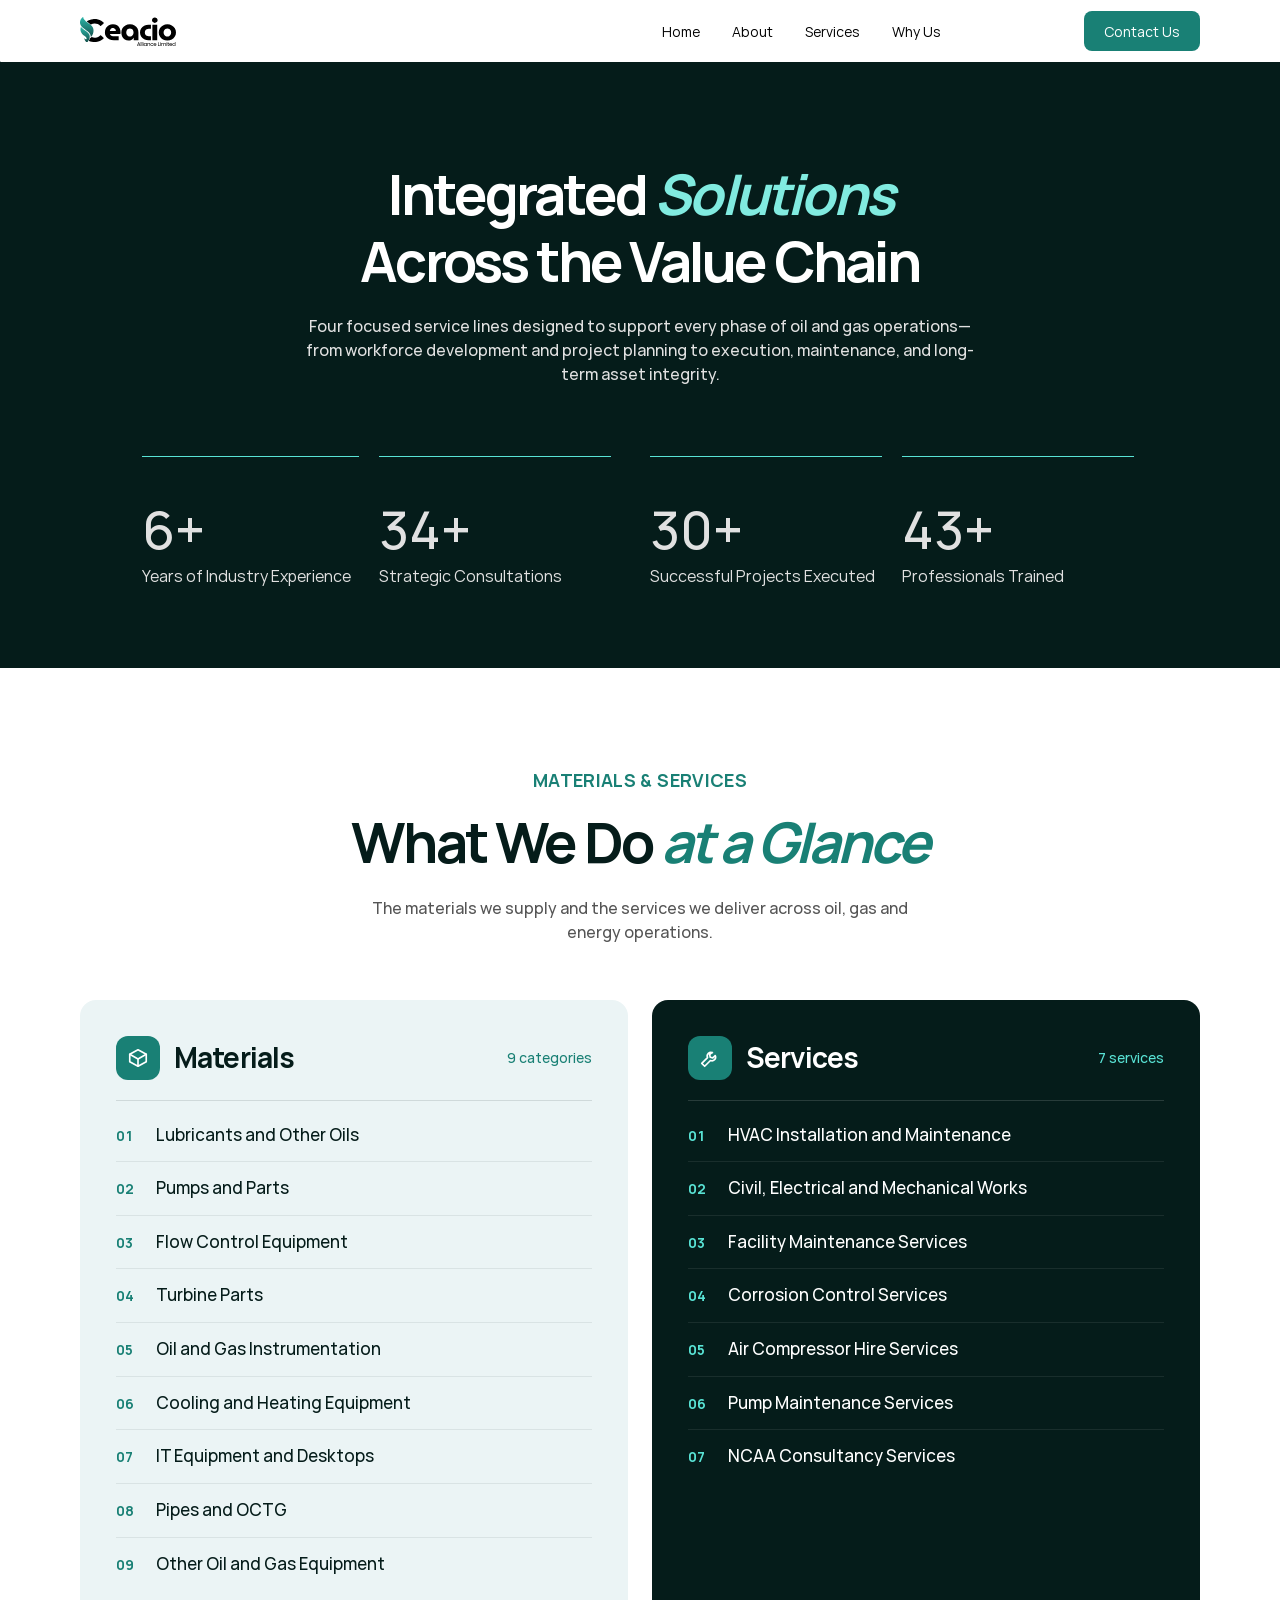
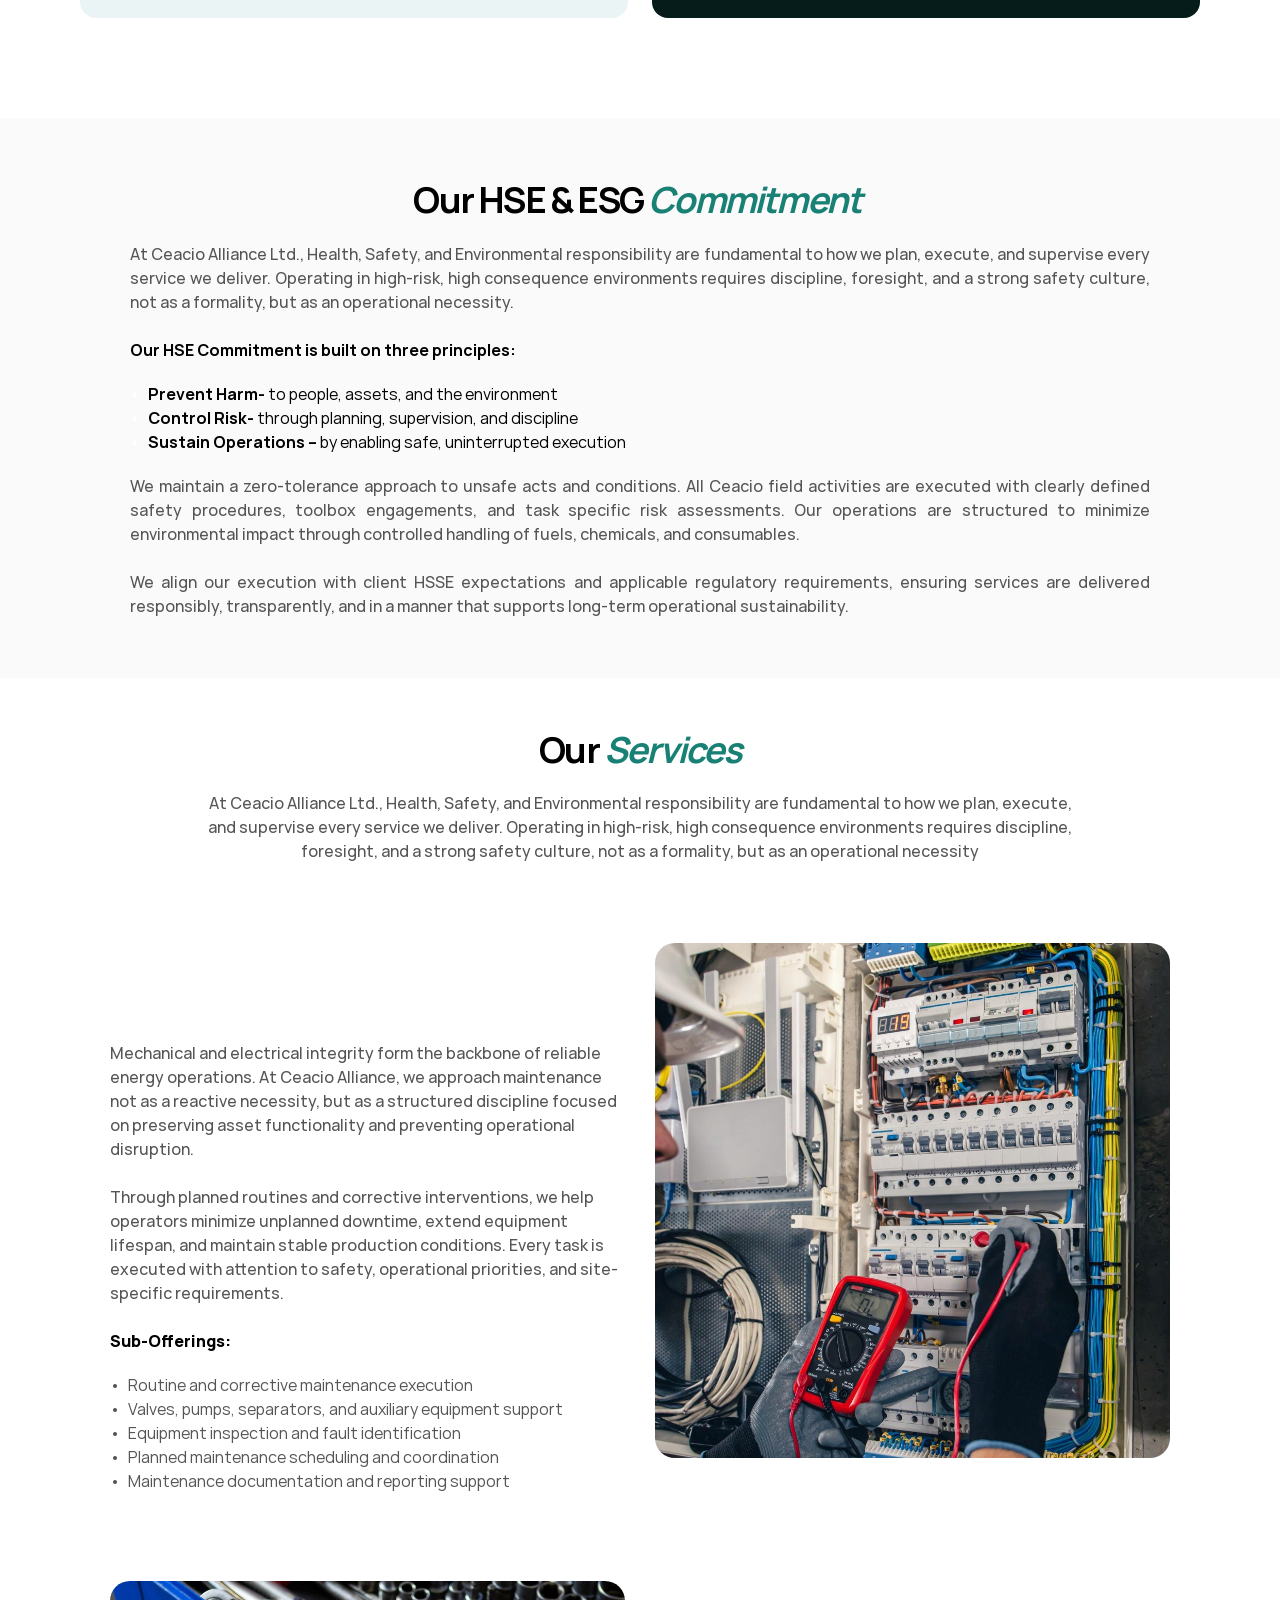
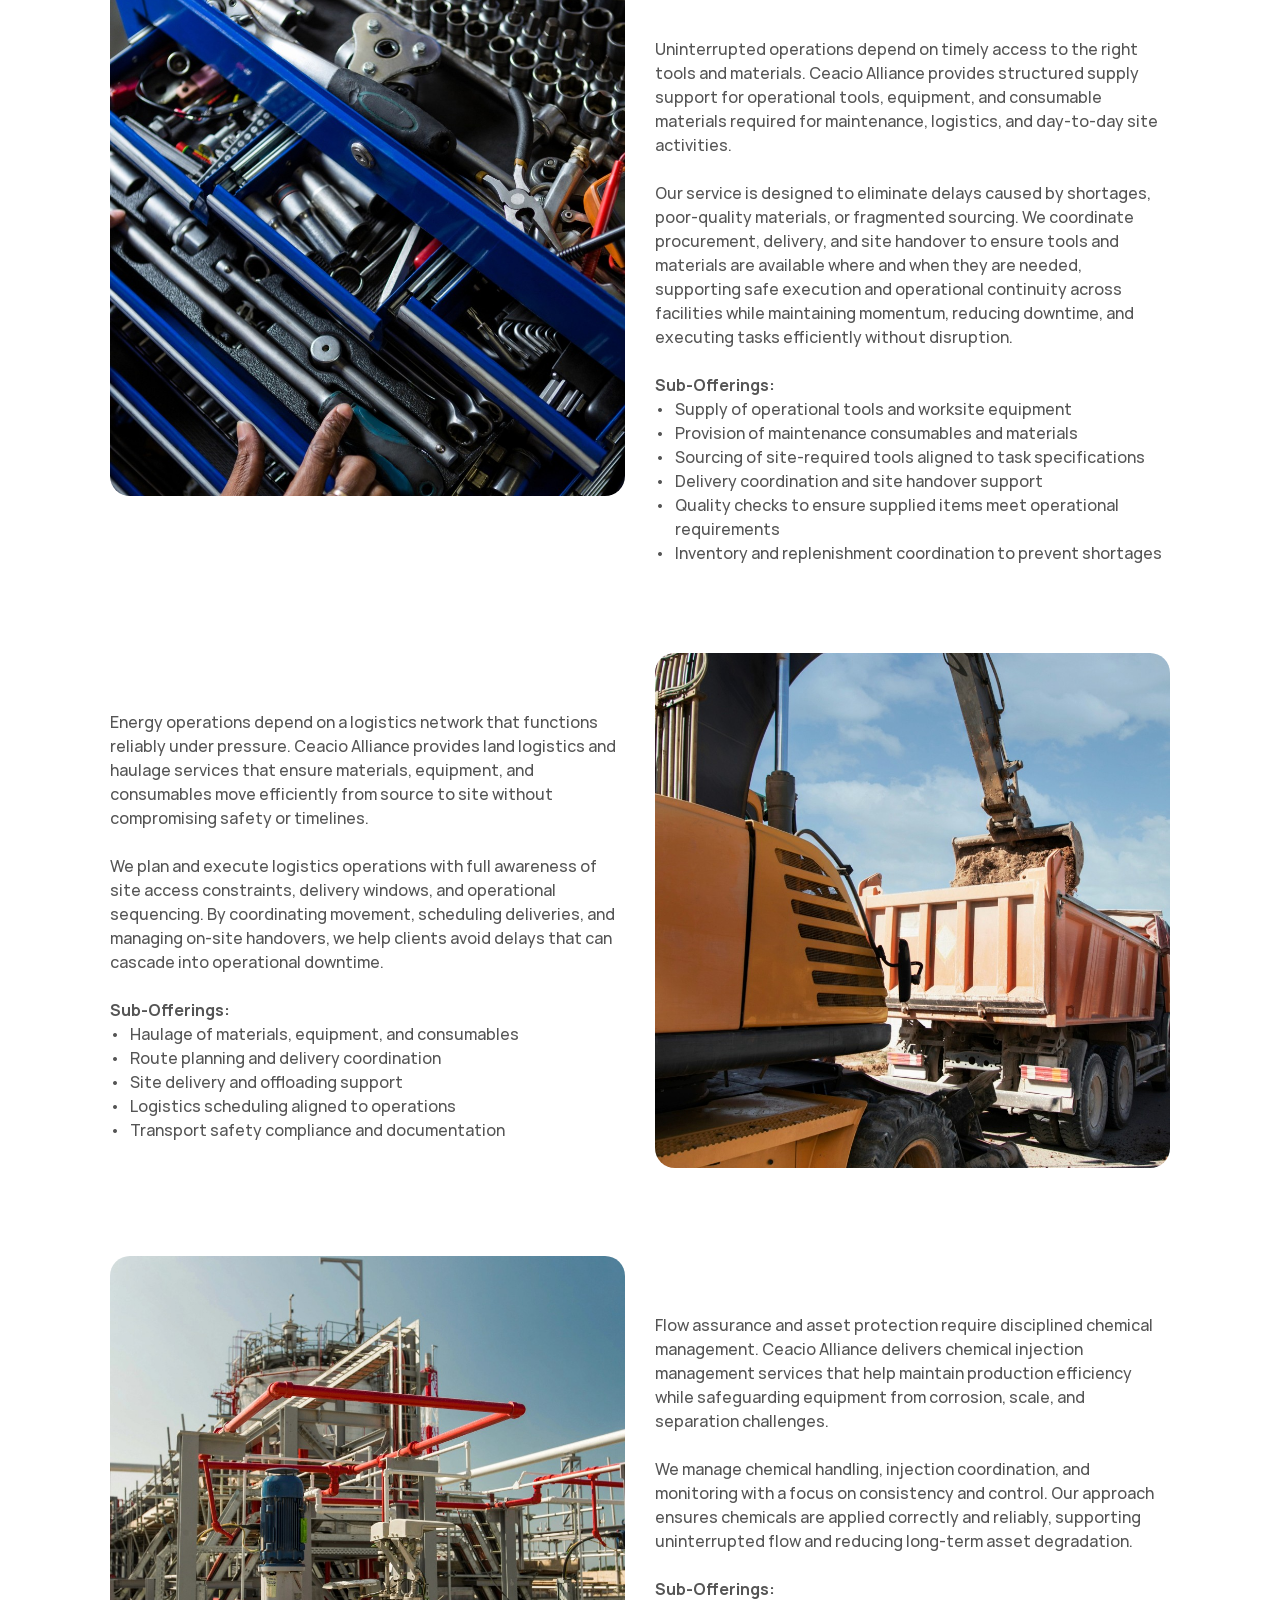
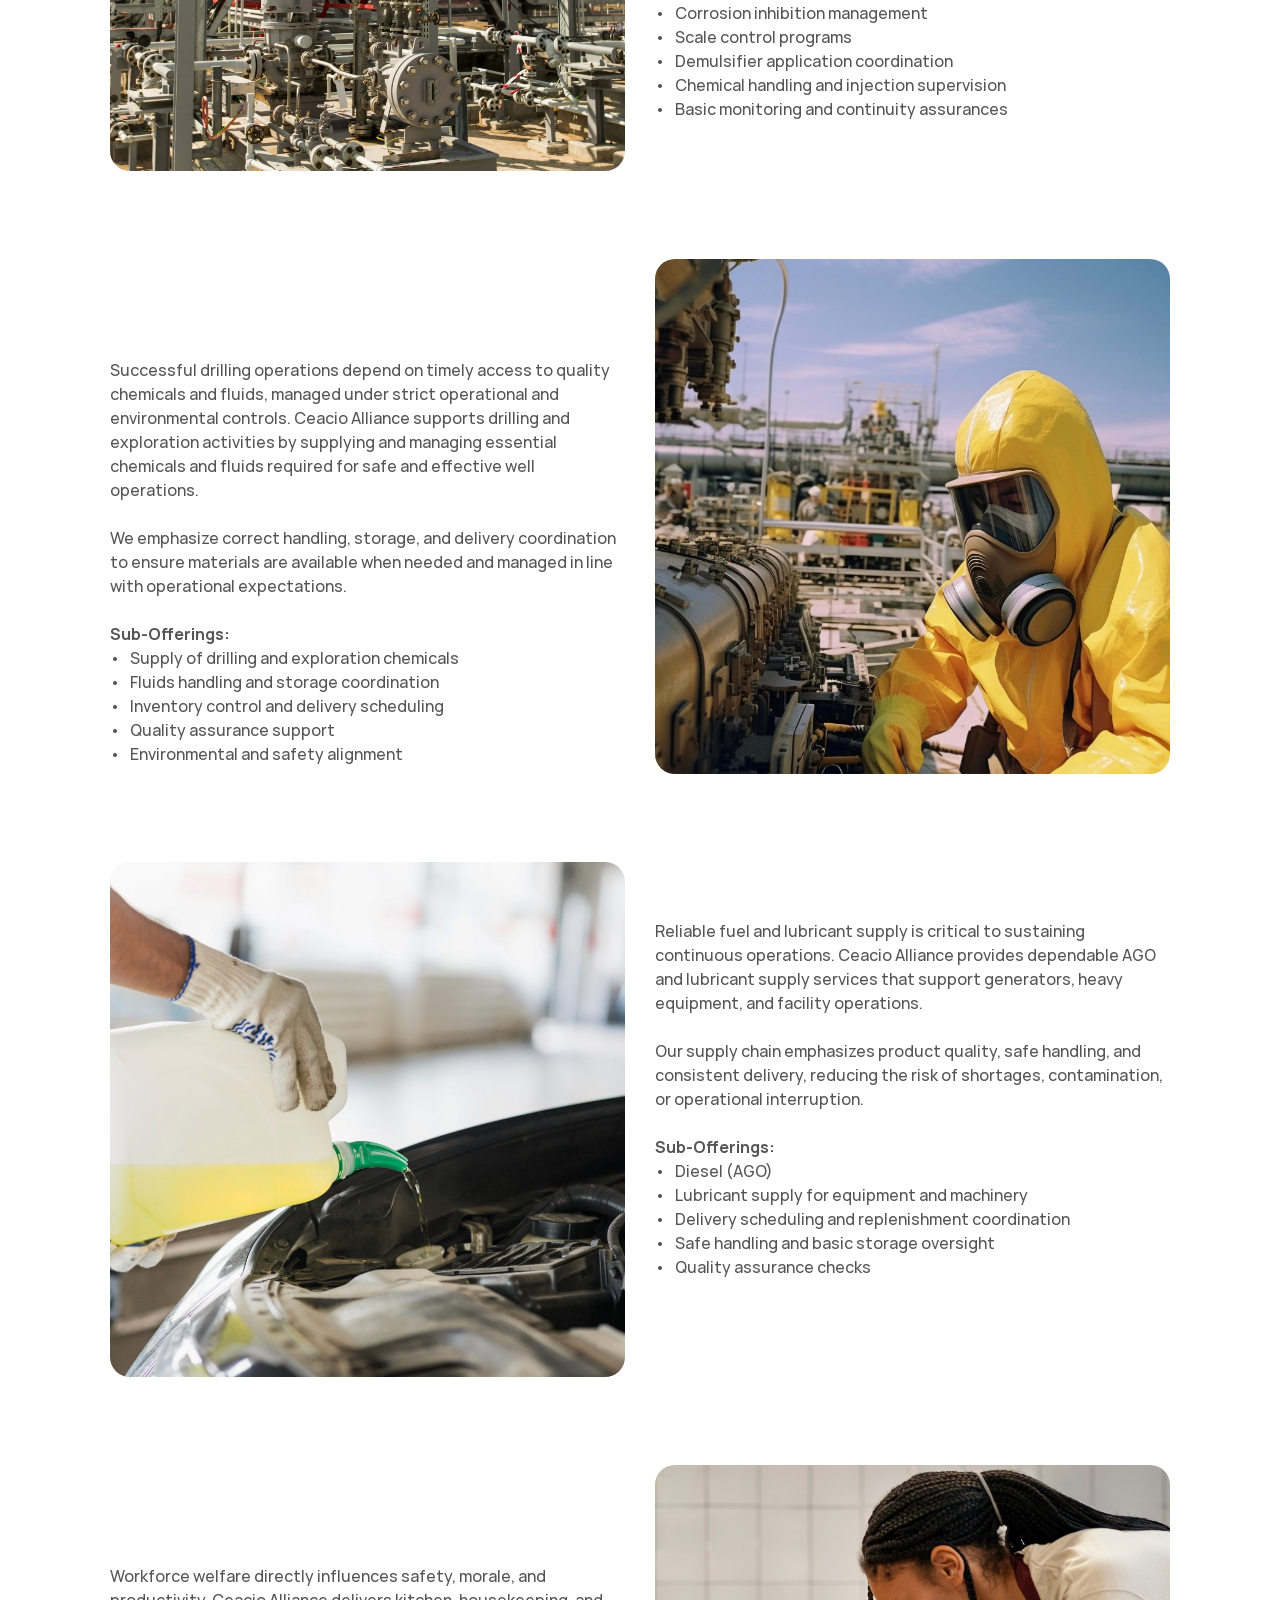
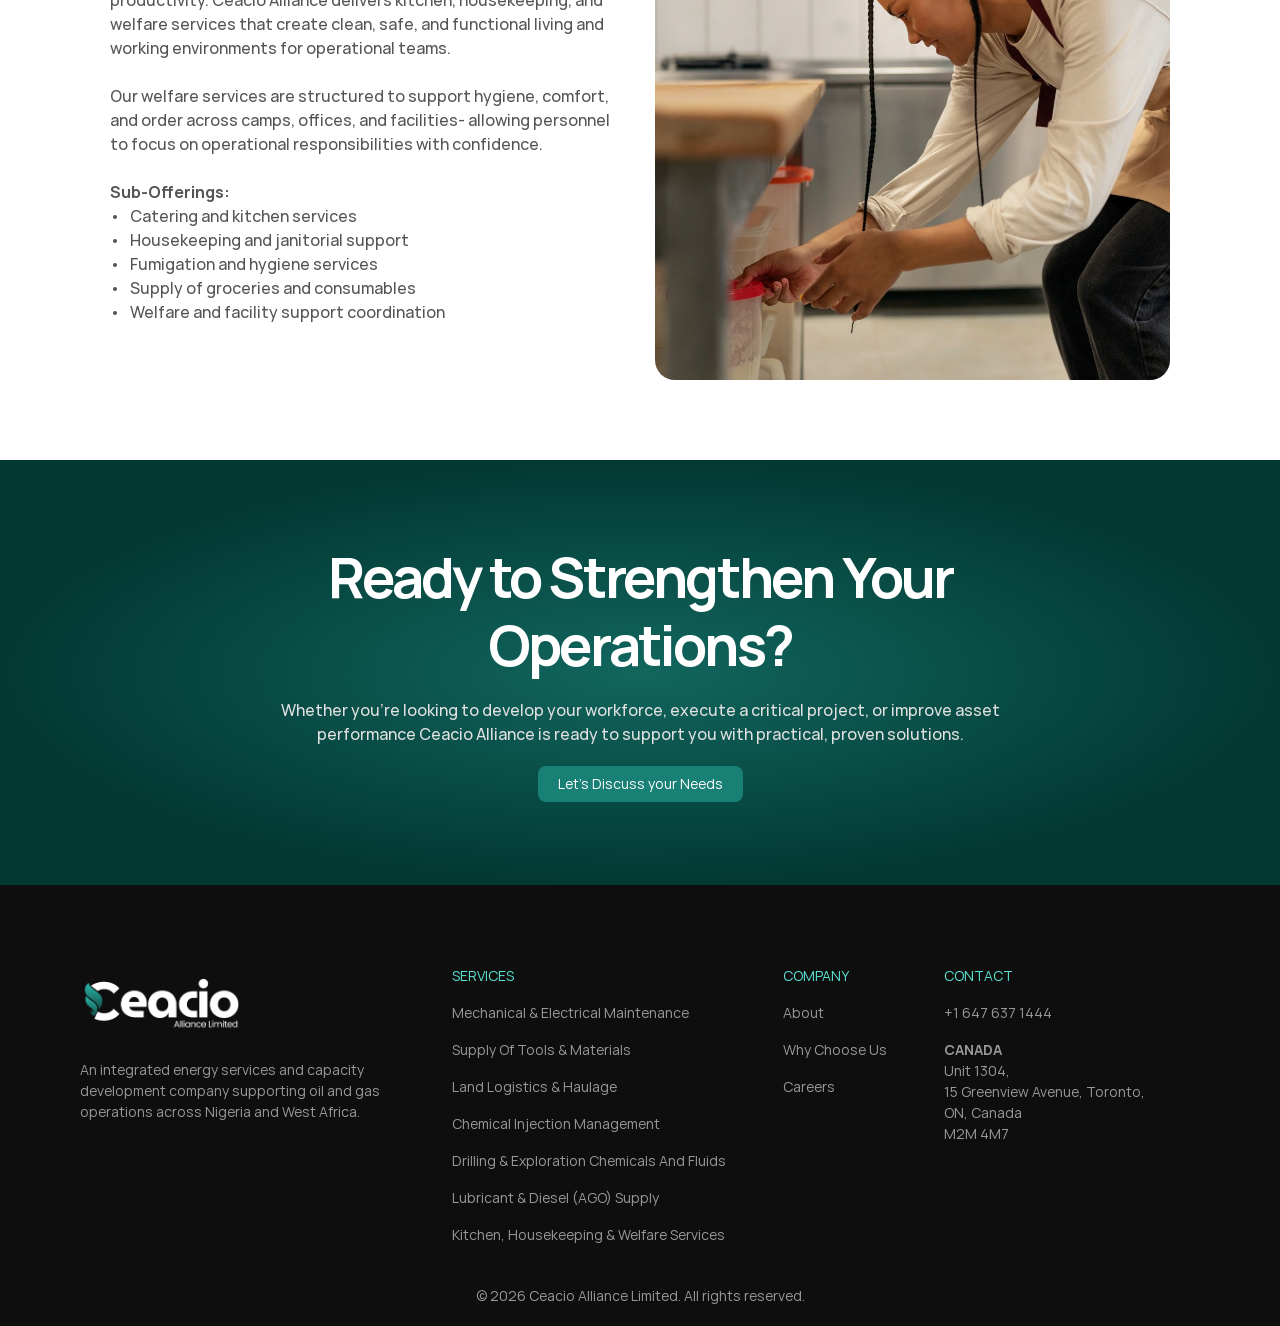
<file: services.html>
<!doctype html>
<html lang="en" data-redirect-timezone="1">
<head>
	<meta charset="utf-8">
	<meta name="viewport" content="width=device-width">
	<title>Oil &amp; Gas Services | Maintenance, Supply &amp; Logistics – Ceacio</title>
    <link rel="canonical" href="https://www.ceacio.com/services"><meta property="og:url" content="https://www.ceacio.com/services"><meta name="description" content="Mechanical and electrical maintenance, tools and materials supply, haulage, chemical injection, drilling fluids, diesel supply and welfare services for oil and gas.">
    <meta name="framer-search-index" content="/assets/framer/sites/5aiYJROcSqUDD0v6TyHbFH/searchIndex-h8JrHE1NZFNq.json">
    <meta name="framer-search-index-fallback" content="/assets/framer/sites/5aiYJROcSqUDD0v6TyHbFH/searchIndex-7OBA7W6Dao79.json">
    <meta name="framer-html-plugin" content="disable">
    <link href="/assets/framer/images/IIDrwsu0XdNUSWR1HAZV28HQ40.png" rel="icon" media="(prefers-color-scheme: light)">
    <link href="/assets/framer/images/rKJBZfmBIKrNp3NTjwzGfotQ38.png" rel="icon" media="(prefers-color-scheme: dark)">
    <link rel="apple-touch-icon" href="/assets/framer/images/aE7Mii4b8zitFEPrZOxDvmlrTY.png">
    <!-- Open Graph -->
    <meta property="og:type" content="website">
    <meta property="og:title" content="Oil &amp; Gas Services | Maintenance, Supply &amp; Logistics – Ceacio">
    <meta property="og:description" content="Mechanical and electrical maintenance, tools and materials supply, haulage, chemical injection, drilling fluids, diesel supply and welfare services for oil and gas.">
    <meta property="og:image" content="https://www.ceacio.com/assets/seo/ceacio-alliance-oil-gas-services.jpg">
    <!-- X -->
    <meta name="twitter:card" content="summary_large_image">
    <meta name="twitter:title" content="Oil &amp; Gas Services | Maintenance, Supply &amp; Logistics – Ceacio">
    <meta name="twitter:description" content="Mechanical and electrical maintenance, tools and materials supply, haulage, chemical injection, drilling fluids, diesel supply and welfare services for oil and gas.">
    <meta name="twitter:image" content="https://www.ceacio.com/assets/seo/ceacio-alliance-oil-gas-services.jpg">
	
	
	
	
	<!-- Start of headStart -->
    
    <!-- End of headStart -->
	
	<style data-framer-font-css>@font-face { font-family: "Inter"; src: url("/assets/framer/assets/5vvr9Vy74if2I6bQbJvbw7SY1pQ.woff2"); font-display: swap; font-style: normal; font-weight: 400; unicode-range: U+0460-052F, U+1C80-1C88, U+20B4, U+2DE0-2DFF, U+A640-A69F, U+FE2E-FE2F }
@font-face { font-family: "Inter"; src: url("/assets/framer/assets/EOr0mi4hNtlgWNn9if640EZzXCo.woff2"); font-display: swap; font-style: normal; font-weight: 400; unicode-range: U+0301, U+0400-045F, U+0490-0491, U+04B0-04B1, U+2116 }
@font-face { font-family: "Inter"; src: url("/assets/framer/assets/Y9k9QrlZAqio88Klkmbd8VoMQc.woff2"); font-display: swap; font-style: normal; font-weight: 400; unicode-range: U+1F00-1FFF }
@font-face { font-family: "Inter"; src: url("/assets/framer/assets/OYrD2tBIBPvoJXiIHnLoOXnY9M.woff2"); font-display: swap; font-style: normal; font-weight: 400; unicode-range: U+0370-03FF }
@font-face { font-family: "Inter"; src: url("/assets/framer/assets/JeYwfuaPfZHQhEG8U5gtPDZ7WQ.woff2"); font-display: swap; font-style: normal; font-weight: 400; unicode-range: U+0100-024F, U+0259, U+1E00-1EFF, U+2020, U+20A0-20AB, U+20AD-20CF, U+2113, U+2C60-2C7F, U+A720-A7FF }
@font-face { font-family: "Inter"; src: url("/assets/framer/assets/GrgcKwrN6d3Uz8EwcLHZxwEfC4.woff2"); font-display: swap; font-style: normal; font-weight: 400; unicode-range: U+0000-00FF, U+0131, U+0152-0153, U+02BB-02BC, U+02C6, U+02DA, U+02DC, U+2000-206F, U+2070, U+2074-207E, U+2080-208E, U+20AC, U+2122, U+2191, U+2193, U+2212, U+2215, U+FEFF, U+FFFD }
@font-face { font-family: "Inter"; src: url("/assets/framer/assets/b6Y37FthZeALduNqHicBT6FutY.woff2"); font-display: swap; font-style: normal; font-weight: 400; unicode-range: U+0102-0103, U+0110-0111, U+0128-0129, U+0168-0169, U+01A0-01A1, U+01AF-01B0, U+1EA0-1EF9, U+20AB }
@font-face { font-family: "Inter"; src: url("/assets/framer/assets/DpPBYI0sL4fYLgAkX8KXOPVt7c.woff2"); font-display: swap; font-style: normal; font-weight: 700; unicode-range: U+0460-052F, U+1C80-1C88, U+20B4, U+2DE0-2DFF, U+A640-A69F, U+FE2E-FE2F }
@font-face { font-family: "Inter"; src: url("/assets/framer/assets/4RAEQdEOrcnDkhHiiCbJOw92Lk.woff2"); font-display: swap; font-style: normal; font-weight: 700; unicode-range: U+0301, U+0400-045F, U+0490-0491, U+04B0-04B1, U+2116 }
@font-face { font-family: "Inter"; src: url("/assets/framer/assets/1K3W8DizY3v4emK8Mb08YHxTbs.woff2"); font-display: swap; font-style: normal; font-weight: 700; unicode-range: U+1F00-1FFF }
@font-face { font-family: "Inter"; src: url("/assets/framer/assets/tUSCtfYVM1I1IchuyCwz9gDdQ.woff2"); font-display: swap; font-style: normal; font-weight: 700; unicode-range: U+0370-03FF }
@font-face { font-family: "Inter"; src: url("/assets/framer/assets/VgYFWiwsAC5OYxAycRXXvhze58.woff2"); font-display: swap; font-style: normal; font-weight: 700; unicode-range: U+0100-024F, U+0259, U+1E00-1EFF, U+2020, U+20A0-20AB, U+20AD-20CF, U+2113, U+2C60-2C7F, U+A720-A7FF }
@font-face { font-family: "Inter"; src: url("/assets/framer/assets/syRNPWzAMIrcJ3wIlPIP43KjQs.woff2"); font-display: swap; font-style: normal; font-weight: 700; unicode-range: U+0000-00FF, U+0131, U+0152-0153, U+02BB-02BC, U+02C6, U+02DA, U+02DC, U+2000-206F, U+2070, U+2074-207E, U+2080-208E, U+20AC, U+2122, U+2191, U+2193, U+2212, U+2215, U+FEFF, U+FFFD }
@font-face { font-family: "Inter"; src: url("/assets/framer/assets/GIryZETIX4IFypco5pYZONKhJIo.woff2"); font-display: swap; font-style: normal; font-weight: 700; unicode-range: U+0102-0103, U+0110-0111, U+0128-0129, U+0168-0169, U+01A0-01A1, U+01AF-01B0, U+1EA0-1EF9, U+20AB }
@font-face { font-family: "Inter"; src: url("/assets/framer/assets/DXD0Q7LSl7HEvDzucnyLnGBHM.woff2"); font-display: swap; font-style: normal; font-weight: 700; unicode-range: U+0000-00FF, U+0131, U+0152-0153, U+02BB-02BC, U+02C6, U+02DA, U+02DC, U+2000-206F, U+2074, U+20AC, U+2122, U+2191, U+2193, U+2212, U+2215, U+FEFF, U+FFFD }
@font-face { font-family: "Inter"; src: url("/assets/framer/assets/H89BbHkbHDzlxZzxi8uPzTsp90.woff2"); font-display: swap; font-style: italic; font-weight: 700; unicode-range: U+0460-052F, U+1C80-1C88, U+20B4, U+2DE0-2DFF, U+A640-A69F, U+FE2E-FE2F }
@font-face { font-family: "Inter"; src: url("/assets/framer/assets/u6gJwDuwB143kpNK1T1MDKDWkMc.woff2"); font-display: swap; font-style: italic; font-weight: 700; unicode-range: U+0301, U+0400-045F, U+0490-0491, U+04B0-04B1, U+2116 }
@font-face { font-family: "Inter"; src: url("/assets/framer/assets/43sJ6MfOPh1LCJt46OvyDuSbA6o.woff2"); font-display: swap; font-style: italic; font-weight: 700; unicode-range: U+1F00-1FFF }
@font-face { font-family: "Inter"; src: url("/assets/framer/assets/wccHG0r4gBDAIRhfHiOlq6oEkqw.woff2"); font-display: swap; font-style: italic; font-weight: 700; unicode-range: U+0370-03FF }
@font-face { font-family: "Inter"; src: url("/assets/framer/assets/WZ367JPwf9bRW6LdTHN8rXgSjw.woff2"); font-display: swap; font-style: italic; font-weight: 700; unicode-range: U+0100-024F, U+0259, U+1E00-1EFF, U+2020, U+20A0-20AB, U+20AD-20CF, U+2113, U+2C60-2C7F, U+A720-A7FF }
@font-face { font-family: "Inter"; src: url("/assets/framer/assets/QxmhnWTzLtyjIiZcfaLIJ8EFBXU.woff2"); font-display: swap; font-style: italic; font-weight: 700; unicode-range: U+0000-00FF, U+0131, U+0152-0153, U+02BB-02BC, U+02C6, U+02DA, U+02DC, U+2000-206F, U+2074, U+20AC, U+2122, U+2191, U+2193, U+2212, U+2215, U+FEFF, U+FFFD }
@font-face { font-family: "Inter"; src: url("/assets/framer/assets/2A4Xx7CngadFGlVV4xrO06OBHY.woff2"); font-display: swap; font-style: italic; font-weight: 700; unicode-range: U+0102-0103, U+0110-0111, U+0128-0129, U+0168-0169, U+01A0-01A1, U+01AF-01B0, U+1EA0-1EF9, U+20AB }
@font-face { font-family: "Inter"; src: url("/assets/framer/assets/CfMzU8w2e7tHgF4T4rATMPuWosA.woff2"); font-display: swap; font-style: italic; font-weight: 400; unicode-range: U+0460-052F, U+1C80-1C88, U+20B4, U+2DE0-2DFF, U+A640-A69F, U+FE2E-FE2F }
@font-face { font-family: "Inter"; src: url("/assets/framer/assets/867QObYax8ANsfX4TGEVU9YiCM.woff2"); font-display: swap; font-style: italic; font-weight: 400; unicode-range: U+0301, U+0400-045F, U+0490-0491, U+04B0-04B1, U+2116 }
@font-face { font-family: "Inter"; src: url("/assets/framer/assets/Oyn2ZbENFdnW7mt2Lzjk1h9Zb9k.woff2"); font-display: swap; font-style: italic; font-weight: 400; unicode-range: U+1F00-1FFF }
@font-face { font-family: "Inter"; src: url("/assets/framer/assets/cdAe8hgZ1cMyLu9g005pAW3xMo.woff2"); font-display: swap; font-style: italic; font-weight: 400; unicode-range: U+0370-03FF }
@font-face { font-family: "Inter"; src: url("/assets/framer/assets/DOfvtmE1UplCq161m6Hj8CSQYg.woff2"); font-display: swap; font-style: italic; font-weight: 400; unicode-range: U+0100-024F, U+0259, U+1E00-1EFF, U+2020, U+20A0-20AB, U+20AD-20CF, U+2113, U+2C60-2C7F, U+A720-A7FF }
@font-face { font-family: "Inter"; src: url("/assets/framer/assets/vFzuJY0c65av44uhEKB6vyjFMg.woff2"); font-display: swap; font-style: italic; font-weight: 400; unicode-range: U+0000-00FF, U+0131, U+0152-0153, U+02BB-02BC, U+02C6, U+02DA, U+02DC, U+2000-206F, U+2074, U+20AC, U+2122, U+2191, U+2193, U+2212, U+2215, U+FEFF, U+FFFD }
@font-face { font-family: "Inter"; src: url("/assets/framer/assets/tKtBcDnBMevsEEJKdNGhhkLzYo.woff2"); font-display: swap; font-style: italic; font-weight: 400; unicode-range: U+0102-0103, U+0110-0111, U+0128-0129, U+0168-0169, U+01A0-01A1, U+01AF-01B0, U+1EA0-1EF9, U+20AB }
@font-face { font-family: "Inter"; src: url("/assets/framer/assets/vQyevYAyHtARFwPqUzQGpnDs.woff2"); font-display: swap; font-style: normal; font-weight: 400; unicode-range: U+0000-00FF, U+0131, U+0152-0153, U+02BB-02BC, U+02C6, U+02DA, U+02DC, U+2000-206F, U+2074, U+20AC, U+2122, U+2191, U+2193, U+2212, U+2215, U+FEFF, U+FFFD }
@font-face { font-family: "Inter"; src: url("/assets/framer/assets/mkY5Sgyq51ik0AMrSBwhm9DJg.woff2"); font-style: normal; font-weight: 900; unicode-range: U+0460-052F, U+1C80-1C88, U+20B4, U+2DE0-2DFF, U+A640-A69F, U+FE2E-FE2F }
@font-face { font-family: "Inter"; src: url("/assets/framer/assets/X5hj6qzcHUYv7h1390c8Rhm6550.woff2"); font-style: normal; font-weight: 900; unicode-range: U+0301, U+0400-045F, U+0490-0491, U+04B0-04B1, U+2116 }
@font-face { font-family: "Inter"; src: url("/assets/framer/assets/gQhNpS3tN86g8RcVKYUUaKt2oMQ.woff2"); font-style: normal; font-weight: 900; unicode-range: U+1F00-1FFF }
@font-face { font-family: "Inter"; src: url("/assets/framer/assets/cugnVhSraaRyANCaUtI5FV17wk.woff2"); font-style: normal; font-weight: 900; unicode-range: U+0370-03FF }
@font-face { font-family: "Inter"; src: url("/assets/framer/assets/5HcVoGak8k5agFJSaKa4floXVu0.woff2"); font-style: normal; font-weight: 900; unicode-range: U+0100-024F, U+0259, U+1E00-1EFF, U+2020, U+20A0-20AB, U+20AD-20CF, U+2113, U+2C60-2C7F, U+A720-A7FF }
@font-face { font-family: "Inter"; src: url("/assets/framer/assets/rZ5DdENNqIdFTIyQQiP5isO7M.woff2"); font-style: normal; font-weight: 900; unicode-range: U+0000-00FF, U+0131, U+0152-0153, U+02BB-02BC, U+02C6, U+02DA, U+02DC, U+2000-206F, U+2070, U+2074-207E, U+2080-208E, U+20AC, U+2122, U+2191, U+2193, U+2212, U+2215, U+FEFF, U+FFFD }
@font-face { font-family: "Inter"; src: url("/assets/framer/assets/P2Bw01CtL0b9wqygO0sSVogWbo.woff2"); font-style: normal; font-weight: 900; unicode-range: U+0102-0103, U+0110-0111, U+0128-0129, U+0168-0169, U+01A0-01A1, U+01AF-01B0, U+1EA0-1EF9, U+20AB }
@font-face { font-family: "Inter"; src: url("/assets/framer/assets/05KsVHGDmqXSBXM4yRZ65P8i0s.woff2"); font-style: italic; font-weight: 900; unicode-range: U+0460-052F, U+1C80-1C88, U+20B4, U+2DE0-2DFF, U+A640-A69F, U+FE2E-FE2F }
@font-face { font-family: "Inter"; src: url("/assets/framer/assets/ky8ovPukK4dJ1Pxq74qGhOqCYI.woff2"); font-style: italic; font-weight: 900; unicode-range: U+0301, U+0400-045F, U+0490-0491, U+04B0-04B1, U+2116 }
@font-face { font-family: "Inter"; src: url("/assets/framer/assets/vvNSqIj42qeQ2bvCRBIWKHscrc.woff2"); font-style: italic; font-weight: 900; unicode-range: U+1F00-1FFF }
@font-face { font-family: "Inter"; src: url("/assets/framer/assets/3ZmXbBKToJifDV9gwcifVd1tEY.woff2"); font-style: italic; font-weight: 900; unicode-range: U+0370-03FF }
@font-face { font-family: "Inter"; src: url("/assets/framer/assets/FNfhX3dt4ChuLJq2PwdlxHO7PU.woff2"); font-style: italic; font-weight: 900; unicode-range: U+0100-024F, U+0259, U+1E00-1EFF, U+2020, U+20A0-20AB, U+20AD-20CF, U+2113, U+2C60-2C7F, U+A720-A7FF }
@font-face { font-family: "Inter"; src: url("/assets/framer/assets/gcnfba68tfm7qAyrWRCf9r34jg.woff2"); font-style: italic; font-weight: 900; unicode-range: U+0000-00FF, U+0131, U+0152-0153, U+02BB-02BC, U+02C6, U+02DA, U+02DC, U+2000-206F, U+2070, U+2074-207E, U+2080-208E, U+20AC, U+2122, U+2191, U+2193, U+2212, U+2215, U+FEFF, U+FFFD }
@font-face { font-family: "Inter"; src: url("/assets/framer/assets/efTfQcBJ53kM2pB1hezSZ3RDUFs.woff2"); font-style: italic; font-weight: 900; unicode-range: U+0102-0103, U+0110-0111, U+0128-0129, U+0168-0169, U+01A0-01A1, U+01AF-01B0, U+1EA0-1EF9, U+20AB }
@font-face { font-family: "Inter"; src: url("/assets/framer/assets/ia3uin3hQWqDrVloC1zEtYHWw.woff2"); font-display: swap; font-style: italic; font-weight: 700; unicode-range: U+0000-00FF, U+0131, U+0152-0153, U+02BB-02BC, U+02C6, U+02DA, U+02DC, U+2000-206F, U+2070, U+2074-207E, U+2080-208E, U+20AC, U+2122, U+2191, U+2193, U+2212, U+2215, U+FEFF, U+FFFD }
@font-face { font-family: "Inter"; src: url("/assets/framer/assets/5A3Ce6C9YYmCjpQx9M4inSaKU.woff2"); font-display: swap; font-style: normal; font-weight: 500; unicode-range: U+0460-052F, U+1C80-1C88, U+20B4, U+2DE0-2DFF, U+A640-A69F, U+FE2E-FE2F }
@font-face { font-family: "Inter"; src: url("/assets/framer/assets/Qx95Xyt0Ka3SGhinnbXIGpEIyP4.woff2"); font-display: swap; font-style: normal; font-weight: 500; unicode-range: U+0301, U+0400-045F, U+0490-0491, U+04B0-04B1, U+2116 }
@font-face { font-family: "Inter"; src: url("/assets/framer/assets/6mJuEAguuIuMog10gGvH5d3cl8.woff2"); font-display: swap; font-style: normal; font-weight: 500; unicode-range: U+1F00-1FFF }
@font-face { font-family: "Inter"; src: url("/assets/framer/assets/xYYWaj7wCU5zSQH0eXvSaS19wo.woff2"); font-display: swap; font-style: normal; font-weight: 500; unicode-range: U+0370-03FF }
@font-face { font-family: "Inter"; src: url("/assets/framer/assets/otTaNuNpVK4RbdlT7zDDdKvQBA.woff2"); font-display: swap; font-style: normal; font-weight: 500; unicode-range: U+0100-024F, U+0259, U+1E00-1EFF, U+2020, U+20A0-20AB, U+20AD-20CF, U+2113, U+2C60-2C7F, U+A720-A7FF }
@font-face { font-family: "Inter"; src: url("/assets/framer/assets/UjlFhCnUjxhNfep4oYBPqnEssyo.woff2"); font-display: swap; font-style: normal; font-weight: 500; unicode-range: U+0000-00FF, U+0131, U+0152-0153, U+02BB-02BC, U+02C6, U+02DA, U+02DC, U+2000-206F, U+2070, U+2074-207E, U+2080-208E, U+20AC, U+2122, U+2191, U+2193, U+2212, U+2215, U+FEFF, U+FFFD }
@font-face { font-family: "Inter"; src: url("/assets/framer/assets/DolVirEGb34pEXEp8t8FQBSK4.woff2"); font-display: swap; font-style: normal; font-weight: 500; unicode-range: U+0102-0103, U+0110-0111, U+0128-0129, U+0168-0169, U+01A0-01A1, U+01AF-01B0, U+1EA0-1EF9, U+20AB }
@font-face { font-family: "Manrope"; src: url("/assets/framer/third-party-assets/fontshare/wf/NGBUP45ES3F7RD5XGKPEDJ6QEPO4TMOK/EXDVWJ2EDDVVV65UENMX33EDDYBX6OF7/6P4FPMFQH7CCC7RZ4UU4NKSGJ2RLF7V5.woff2"); font-display: swap; font-style: normal; font-weight: 700 }
@font-face { font-family: "Manrope"; src: url("/assets/framer/third-party-assets/fontshare/wf/BNWG6MUI4RTC6WEND2VPDH4MHMIVU3XZ/R5YXY5FMVG6PXU36GNEEA24MIPMEPGSM/CIM4KQCLZSMMLWPVH25IDDSTY4ENPHEY.woff2"); font-display: swap; font-style: normal; font-weight: 500 }
@font-face { font-family: "Manrope"; src: url("/assets/framer/third-party-assets/fontshare/wf/7EWHG4AMROQSXDCQTDPGBVASATB7CED2/TJSQTK5FHJ2MYKML5IXF2G6YTGFJLTYL/K4ZMLVLHYIFVTTTWGVOTVGOFUUX7NVGI.woff2"); font-display: swap; font-style: normal; font-weight: 800 }
@font-face { font-family: "Manrope"; src: url("/assets/framer/third-party-assets/fontshare/wf/2TYFCBHUANEXS6QGR5EQDUNAFH6LSWM3/AYNOU3VEA4LRTDNKJQUFNVNUTYSGOUOP/UXO4O7K2G3HI3D2VKD7UXVJVJD26P4BQ.woff2"); font-display: swap; font-style: normal; font-weight: 400 }
@font-face { font-family: "Inter Placeholder"; src: local("Arial"); ascent-override: 89.79%; descent-override: 22.36%; line-gap-override: 0.00%; size-adjust: 107.89% }
@font-face { font-family: "Manrope Placeholder"; src: local("Arial"); ascent-override: 102.74%; descent-override: 28.91%; line-gap-override: 0.00%; size-adjust: 103.76% }</style>
	
	
	<meta name="robots" content="index, follow, max-image-preview:large, max-snippet:-1, max-video-preview:-1"><style data-framer-breakpoint-css>@media(min-width: 1200px){.hidden-wv555m{display:none!important}}@media(min-width: 810px) and (max-width: 1199.98px){.hidden-16mvvu5{display:none!important}}@media(max-width: 809.98px){.hidden-l8oiaf{display:none!important}}@media(max-width: 809.98px){.hidden-27sq88{display:none!important}}@media(min-width: 810px) and (max-width: 1199.98px){.hidden-1jv7l7{display:none!important}}@media(min-width: 1200px){.hidden-94f9rm{display:none!important}}</style><style data-framer-css-ssr-minified data-framer-components="framer-lib-cursors-host framer-bShZo PropertyOverrides framer-Nxp1k framer-8wUP7 framer-lib-combinedCSSRules framer-1OgRt framer-UlryP framer-XXWHq framer-T2yG3">html,body,#main{box-sizing:border-box;margin:0;padding:0}:root{-webkit-font-smoothing:antialiased;-moz-osx-font-smoothing:grayscale}*{box-sizing:border-box;-webkit-font-smoothing:inherit}h1,h2,h3,h4,h5,h6,p,figure{margin:0}body,input,textarea,select,button{font-family:sans-serif;font-size:12px}body{--token-1b7bb1c4-3a89-4ec2-aee2-16abaf604d08:#000;--token-28d21c18-0fa7-4a39-8727-636fc79ae338:#fff;--token-03d2718c-248b-43d7-860c-d67347de1e95:#ffffff80;--token-78c32a06-e9cd-45ab-b290-77996ca02b6d:#ffffff26;--token-bfbbf012-d3b7-4f22-a08b-2c9f0c1c5b80:#999;--token-96b2b273-006d-4dd2-8d16-427f13d19d4a:#e1e1e1;--token-845110a2-2c36-43c0-8456-c6dfa74587c5:#ffffff40;--token-356fc046-e6c8-4e69-a8b7-63514005dec6:#555;--token-c773fe8d-8aed-4719-9dcd-b57e1bc84fdb:#f2f2f2;--token-41bb20e6-f0c5-43ce-8d75-6ac4cc577291:#2e2e2e80;--token-ad96cd96-c832-459f-bb48-2ba796f3179b:#f5b614;--token-ba1b1688-4495-4c6b-9f18-4d34f3e7dd02:#59e3d5;--token-08018c51-7022-4e39-bb4d-488e5c2db632:#051c1a;--token-cefae5f1-1aef-4688-9413-497e69983913:#a1a1aa;--token-80aeea00-bc1c-4e76-9301-be43cfc88c4c:#fff;--token-5df21e7d-9a50-4e48-bddb-ff8cf2b76020:#f4f4f5;--token-33611474-ffd5-429f-8fbb-27307dc0833e:#18181b;--token-ee741fc7-e98d-436a-ac77-c9f6a399719f:#27272a;--token-f6557700-d635-4f83-906a-0c68816d185b:#09090b;--token-6b41b922-4aa1-458a-b66b-45a24be3f029:#3f3f46;--token-2e4f40b9-193d-44ac-bde9-85a3f4e0f5a2:#fafafa;--token-1cb994a9-8f81-4a10-b0a2-1a1a621a7f56:#4a4a4a;--token-f12c06ad-f4f5-4d6b-a652-39e294716a72:#000;--token-ec913db6-8efa-4acb-bea6-f2c82d51d202:#198075}@supports (background:-webkit-named-image(i)) and (not (grid-template-rows:subgrid)){body{--framer-will-change-override:transform}}@supports (background:-webkit-named-image(i)) and (not (position-area:top right)){body{--framer-will-change-filter-override:filter}}[data-framer-component-type=Text] div div span,[data-framer-component-type=Text] a div span,[data-framer-component-type=Text] span span span,[data-framer-component-type=Text] p span span,[data-framer-component-type=Text] h1 span span,[data-framer-component-type=Text] h2 span span,[data-framer-component-type=Text] h3 span span,[data-framer-component-type=Text] h4 span span,[data-framer-component-type=Text] h5 span span,[data-framer-component-type=Text] h6 span span,[data-framer-component-type=Text] a{font-family:var(--font-family);font-style:var(--font-style);font-weight:min(calc(var(--framer-font-weight-increase,0) + var(--font-weight,400)), 900);color:var(--text-color);letter-spacing:var(--letter-spacing);font-size:var(--font-size);text-transform:var(--text-transform);--text-decoration:var(--framer-text-decoration-style,solid) var(--framer-text-decoration,none) var(--framer-text-decoration-color,currentcolor) var(--framer-text-decoration-thickness,auto);--text-decoration-skip-ink:var(--framer-text-decoration-skip-ink);--text-underline-offset:var(--framer-text-decoration-offset);line-height:var(--line-height);--font-family:var(--framer-font-family);--font-style:var(--framer-font-style);--font-weight:var(--framer-font-weight);--text-color:var(--framer-text-color);--letter-spacing:var(--framer-letter-spacing);--font-size:var(--framer-font-size);--text-transform:var(--framer-text-transform);--line-height:var(--framer-line-height)}@supports not (color:color(display-p3 1 1 1)){p.framer-text,div.framer-text,h1.framer-text,h2.framer-text,h3.framer-text,h4.framer-text,h5.framer-text,h6.framer-text,li.framer-text,ol.framer-text,ul.framer-text,span.framer-text:not([data-text-fill]){color:var(--framer-blockquote-text-color-rgb,var(--framer-blockquote-text-color,var(--framer-text-color-rgb,var(--framer-text-color,#000))));-webkit-text-stroke-color:var(--framer-text-stroke-color-rgb,var(--framer-text-stroke-color,initial))}mark.framer-text{background-color:var(--framer-blockquote-text-background-color-rgb,var(--framer-blockquote-text-background-color,var(--framer-text-background-color-rgb,var(--framer-text-background-color,initial))))}}@supports not (color:color(display-p3 1 1 1)){code.framer-text,code.framer-text span.framer-text:not([data-text-fill]){color:var(--framer-blockquote-text-color-rgb,var(--framer-blockquote-text-color,var(--framer-code-text-color-rgb,var(--framer-code-text-color,var(--framer-text-color-rgb,var(--framer-text-color,#000))))))}}@supports not (color:color(display-p3 1 1 1)){a.framer-text,span.framer-text[data-nested-link]{color:var(--framer-link-text-color-rgb,var(--framer-link-text-color,var(--framer-blockquote-text-color-rgb,var(--framer-blockquote-text-color,var(--framer-text-color-rgb,var(--framer-text-color,#000))))));background-color:var(--framer-link-text-background-color-rgb,var(--framer-link-text-background-color,initial));-webkit-text-decoration-color:var(--framer-link-text-decoration-color-rgb,var(--framer-link-text-decoration-color,var(--framer-text-decoration-color-rgb,var(--framer-text-decoration-color,currentcolor))));text-decoration-color:var(--framer-link-text-decoration-color-rgb,var(--framer-link-text-decoration-color,var(--framer-text-decoration-color-rgb,var(--framer-text-decoration-color,currentcolor))))}}@supports not (color:color(display-p3 1 1 1)){code.framer-text a.framer-text,code.framer-text a.framer-text span.framer-text:not([data-text-fill]),code.framer-text span.framer-text[data-nested-link],code.framer-text span.framer-text[data-nested-link] span.framer-text:not([data-text-fill]){color:var(--framer-link-text-color-rgb,var(--framer-link-text-color,var(--framer-blockquote-text-color-rgb,var(--framer-blockquote-text-color,var(--framer-code-text-color-rgb,var(--framer-code-text-color,var(--framer-text-color-rgb,var(--framer-text-color,#000))))))))}}@supports not (color:color(display-p3 1 1 1)){a.framer-text:hover,span.framer-text[data-nested-link]:hover{color:var(--framer-link-hover-text-color-rgb,var(--framer-link-hover-text-color,var(--framer-link-text-color-rgb,var(--framer-link-text-color,var(--framer-blockquote-text-color-rgb,var(--framer-blockquote-text-color,var(--framer-text-color-rgb,var(--framer-text-color,#000))))))));background-color:var(--framer-link-hover-text-background-color-rgb,var(--framer-link-hover-text-background-color,var(--framer-link-text-background-color-rgb,var(--framer-link-text-background-color,var(--framer-text-background-color-rgb,var(--framer-text-background-color,initial))))));-webkit-text-decoration-color:var(--framer-link-hover-text-decoration-color-rgb,var(--framer-link-hover-text-decoration-color,var(--framer-link-text-decoration-color-rgb,var(--framer-link-text-decoration-color,var(--framer-text-decoration-color-rgb,var(--framer-text-decoration-color,currentcolor))))));text-decoration-color:var(--framer-link-hover-text-decoration-color-rgb,var(--framer-link-hover-text-decoration-color,var(--framer-link-text-decoration-color-rgb,var(--framer-link-text-decoration-color,var(--framer-text-decoration-color-rgb,var(--framer-text-decoration-color,currentcolor))))))}}@supports not (color:color(display-p3 1 1 1)){code.framer-text a.framer-text:hover,code.framer-text span.framer-text[data-nested-link]:hover{color:var(--framer-link-hover-text-color-rgb,var(--framer-link-hover-text-color,var(--framer-link-text-color-rgb,var(--framer-link-text-color,var(--framer-blockquote-text-color-rgb,var(--framer-blockquote-text-color,var(--framer-code-text-color-rgb,var(--framer-code-text-color,var(--framer-text-color-rgb,var(--framer-text-color,#000))))))))))}}@supports not (color:color(display-p3 1 1 1)){a.framer-text[data-framer-page-link-current],span.framer-text[data-framer-page-link-current]{color:var(--framer-link-current-text-color-rgb,var(--framer-link-current-text-color,var(--framer-link-text-color-rgb,var(--framer-link-text-color,var(--framer-text-color-rgb,var(--framer-text-color,#000))))));background-color:var(--framer-link-current-text-background-color-rgb,var(--framer-link-current-text-background-color,var(--framer-link-text-background-color-rgb,var(--framer-link-text-background-color,var(--framer-text-background-color-rgb,var(--framer-text-background-color,initial))))));-webkit-text-decoration-color:var(--framer-link-current-text-decoration-color-rgb,var(--framer-link-current-text-decoration-color,var(--framer-link-text-decoration-color-rgb,var(--framer-link-text-decoration-color,var(--framer-text-decoration-color-rgb,var(--framer-text-decoration-color,currentcolor))))));text-decoration-color:var(--framer-link-current-text-decoration-color-rgb,var(--framer-link-current-text-decoration-color,var(--framer-link-text-decoration-color-rgb,var(--framer-link-text-decoration-color,var(--framer-text-decoration-color-rgb,var(--framer-text-decoration-color,currentcolor))))))}}@supports not (color:color(display-p3 1 1 1)){code.framer-text a.framer-text[data-framer-page-link-current],code.framer-text a.framer-text[data-framer-page-link-current] span.framer-text:not([data-text-fill]),code.framer-text span.framer-text[data-framer-page-link-current],code.framer-text span.framer-text[data-framer-page-link-current] span.framer-text:not([data-text-fill]){color:var(--framer-link-current-text-color-rgb,var(--framer-link-current-text-color,var(--framer-link-text-color-rgb,var(--framer-link-text-color,var(--framer-code-text-color-rgb,var(--framer-code-text-color,var(--framer-text-color-rgb,var(--framer-text-color,#000))))))));background-color:var(--framer-link-current-text-background-color-rgb,var(--framer-link-current-text-background-color,var(--framer-link-text-background-color-rgb,var(--framer-link-text-background-color,var(--framer-text-background-color-rgb,var(--framer-text-background-color,initial))))))}}@supports not (color:color(display-p3 1 1 1)){a.framer-text[data-framer-page-link-current]:hover,span.framer-text[data-framer-page-link-current]:hover{color:var(--framer-link-hover-text-color-rgb,var(--framer-link-hover-text-color,var(--framer-link-current-text-color-rgb,var(--framer-link-current-text-color,var(--framer-link-text-color-rgb,var(--framer-link-text-color,var(--framer-code-text-color-rgb,var(--framer-code-text-color,var(--framer-text-color-rgb,var(--framer-text-color,#000))))))))));background-color:var(--framer-link-hover-text-background-color-rgb,var(--framer-link-hover-text-background-color,var(--framer-link-current-text-background-color-rgb,var(--framer-link-current-text-background-color,var(--framer-link-text-background-color-rgb,var(--framer-link-text-background-color,initial))))));-webkit-text-decoration-color:var(--framer-link-hover-text-decoration-color-rgb,var(--framer-link-hover-text-decoration-color,var(--framer-link-current-text-decoration-color-rgb,var(--framer-link-current-text-decoration-color,var(--framer-link-text-decoration-color-rgb,var(--framer-link-text-decoration-color,var(--framer-text-decoration-color-rgb,var(--framer-text-decoration-color,currentcolor))))))));text-decoration-color:var(--framer-link-hover-text-decoration-color-rgb,var(--framer-link-hover-text-decoration-color,var(--framer-link-current-text-decoration-color-rgb,var(--framer-link-current-text-decoration-color,var(--framer-link-text-decoration-color-rgb,var(--framer-link-text-decoration-color,var(--framer-text-decoration-color-rgb,var(--framer-text-decoration-color,currentcolor))))))))}}@supports not (color:color(display-p3 1 1 1)){code.framer-text a.framer-text[data-framer-page-link-current]:hover,code.framer-text a.framer-text[data-framer-page-link-current]:hover span.framer-text:not([data-text-fill]),code.framer-text span.framer-text[data-framer-page-link-current]:hover,code.framer-text span.framer-text[data-framer-page-link-current]:hover span.framer-text:not([data-text-fill]){color:var(--framer-link-hover-text-color-rgb,var(--framer-link-hover-text-color,var(--framer-link-current-text-color-rgb,var(--framer-link-current-text-color,var(--framer-link-text-color-rgb,var(--framer-link-text-color,var(--framer-code-text-color-rgb,var(--framer-code-text-color,var(--framer-text-color-rgb,var(--framer-text-color,#000))))))))));background-color:var(--framer-link-hover-text-background-color-rgb,var(--framer-link-hover-text-background-color,var(--framer-link-current-text-background-color-rgb,var(--framer-link-current-text-background-color,var(--framer-link-text-background-color-rgb,var(--framer-link-text-background-color,initial))))))}}[data-framer-component-type=Stack]:not([data-framer-generated])>*,[data-framer-component-type=Stack]:not([data-framer-generated])>[data-framer-component-type],NavigationContainer [data-framer-component-type=NavigationContainer]>*,[data-framer-component-type=NavigationContainer]>[data-framer-component-type]{position:relative}@supports not (overflow:clip){:root{--overflow-clip-fallback:hidden}}@supports (background:-webkit-named-image(i)) and (not (contain-intrinsic-size:inherit)){div.framer-text,p.framer-text,h1.framer-text,h2.framer-text,h3.framer-text,h4.framer-text,h5.framer-text,h6.framer-text,ol.framer-text,ul.framer-text,li.framer-text,blockquote.framer-text,.framer-text.framer-image{display:var(--text-truncation-display-inline-for-safari-16,revert)}div.framer-text:after,p.framer-text:after,h1.framer-text:after,h2.framer-text:after,h3.framer-text:after,h4.framer-text:after,h5.framer-text:after,h6.framer-text:after,ol.framer-text:after,ul.framer-text:after,li.framer-text:after,blockquote.framer-text:after,.framer-text.framer-image:after{content:var(--text-truncation-line-break-for-safari-16);white-space:pre}.framer-text.framer-text-module,.framer-text.framer-table-wrapper{display:var(--text-truncation-display-none-for-safari-16,revert)}p.framer-text[data-text-fill]{display:var(--text-truncation-display-inline-for-safari-16,inline-block)}}@supports (corner-shape:superellipse(2)){:root{--one-if-corner-shape-supported:1}}.framer-cursor-none,.framer-cursor-none *{cursor:none!important}.framer-pointer-events-none,.framer-pointer-events-none *{pointer-events:none!important}@supports (aspect-ratio:1){body{--framer-aspect-ratio-supported:auto}}.framer-bShZo.framer-pstod0,.framer-bShZo .framer-pstod0{display:block}.framer-bShZo.framer-94f9rm{background-color:var(--token-28d21c18-0fa7-4a39-8727-636fc79ae338,#fff);flex-flow:column;place-content:center flex-start;align-items:center;gap:0;width:100%;height:min-content;padding:0;display:flex;position:relative;overflow:visible}.framer-bShZo .framer-3tx3ig-container{z-index:10;flex:none;order:-1000;width:100%;height:auto;position:absolute;top:0;left:50%}.framer-bShZo .framer-1eyqt4n{margin:0;background:0 0;flex-grow:1;width:0;height:0;margin-bottom:0;position:relative}.framer-bShZo .framer-1x6z6oi{background-color:#0f0e0e;flex-flow:column;flex:none;order:1002;place-content:center flex-start;align-items:center;gap:40px;width:100%;height:min-content;padding:80px 40px 20px;display:flex;position:relative;overflow:visible}.framer-bShZo .framer-eawq1s{flex-flow:row;flex:none;place-content:flex-start space-between;align-items:flex-start;width:100%;max-width:1120px;height:min-content;padding:0;display:flex;position:relative;overflow:visible}.framer-bShZo .framer-1392pwt{flex-flow:column;flex:1 0 0;place-content:flex-start;align-items:flex-start;gap:24px;width:1px;max-width:320px;height:min-content;padding:0;display:flex;position:relative;overflow:hidden}.framer-bShZo .framer-1mqu4e9{flex:none;width:160px;height:70px;position:relative}.framer-bShZo .framer-1cb6tg4{--framer-link-text-color:#09f;--framer-link-text-decoration:underline;white-space:pre-wrap;word-break:break-word;word-wrap:break-word;flex:none;width:100%;height:auto;position:relative}.framer-bShZo .framer-9gi0ri{flex-flow:column;flex:1 0 0;place-content:center;align-items:center;gap:37px;width:1px;height:min-content;padding:0;display:flex;position:relative;overflow:visible}.framer-bShZo .framer-16dqbjj{flex-flow:row;flex:none;place-content:flex-start center;align-items:flex-start;gap:57px;width:min-content;height:min-content;padding:0;display:flex;position:relative;overflow:hidden}.framer-bShZo .framer-uxdi2i,.framer-bShZo .framer-1s2uos6,.framer-bShZo .framer-1weasyy,.framer-bShZo .framer-kongm7{flex-flow:column;flex:none;place-content:flex-start center;align-items:flex-start;gap:16px;width:min-content;height:min-content;padding:0;display:flex;position:relative;overflow:hidden}.framer-bShZo .framer-1jbs0bn,.framer-bShZo .framer-a6u2yx,.framer-bShZo .framer-dkthj4,.framer-bShZo .framer-ysgaf6,.framer-bShZo .framer-159b1fh,.framer-bShZo .framer-hsv4nu,.framer-bShZo .framer-17buy89,.framer-bShZo .framer-1a17kbh,.framer-bShZo .framer-duwhjl,.framer-bShZo .framer-1673c2f,.framer-bShZo .framer-1pzgzb2,.framer-bShZo .framer-agvfbx,.framer-bShZo .framer-74ngcz,.framer-bShZo .framer-n9od69,.framer-bShZo .framer-vx0ujb,.framer-bShZo .framer-nbfynd,.framer-bShZo .framer-1128cwk,.framer-bShZo .framer-1px0xaw,.framer-bShZo .framer-7r88r,.framer-bShZo .framer-dhsrht,.framer-bShZo .framer-7jj8q1{white-space:pre;flex:none;width:auto;height:auto;position:relative}.framer-bShZo .framer-19euv9h-container{flex:none;order:1003;width:auto;height:auto;position:relative}[data-layout-template=true]>#overlay{margin-bottom:0}.framer-QCusW .framer-styles-preset-186n2fz:not(.rich-text-wrapper),.framer-QCusW .framer-styles-preset-186n2fz.rich-text-wrapper a{--framer-link-current-text-decoration:none;--framer-link-hover-text-color:var(--token-28d21c18-0fa7-4a39-8727-636fc79ae338,#fff);--framer-link-hover-text-decoration:underline;--framer-link-text-color:var(--token-bfbbf012-d3b7-4f22-a08b-2c9f0c1c5b80,#999);--framer-link-text-decoration:none;transition:color .3s cubic-bezier(.12,.23,.5,1)}@media (max-width:809.98px){.framer-bShZo .framer-3tx3ig-container{position:var(--framer-canvas-fixed-position,fixed)}.framer-bShZo .framer-eawq1s,.framer-bShZo .framer-16dqbjj{flex-direction:column}.framer-bShZo .framer-1392pwt{flex:none;width:100%}.framer-bShZo .framer-9gi0ri{flex:none;align-content:flex-start;align-items:flex-start;width:100%;padding:49px 0}}@media (min-width:810px) and (max-width:1199.98px){.framer-bShZo .framer-eawq1s{flex-direction:column;justify-content:center;gap:10px}.framer-bShZo .framer-1392pwt{flex:none;order:1;width:min-content}.framer-bShZo .framer-1cb6tg4{width:320px}.framer-bShZo .framer-9gi0ri{flex:none;order:0;width:min-content}}.ssr-variant{display:contents}@supports (aspect-ratio:1){body{--framer-aspect-ratio-supported:auto}}.framer-Nxp1k.framer-1knscs0,.framer-Nxp1k .framer-1knscs0{display:block}.framer-Nxp1k.framer-16hz954{will-change:var(--framer-will-change-override,transform);flex-flow:row;place-content:center;align-items:center;gap:10px;width:1200px;height:min-content;padding:11px 40px;display:flex;position:relative;overflow:hidden}.framer-Nxp1k .framer-19ydayd{flex-flow:row;flex:1 0 0;place-content:center;align-items:center;gap:32px;width:1px;max-width:1120px;height:min-content;padding:0;display:flex;position:relative;overflow:hidden}.framer-Nxp1k .framer-1equhyp{flex-flow:row;flex:1 0 0;place-content:center flex-start;align-items:center;gap:242px;width:1px;height:min-content;padding:0;display:flex;position:relative;overflow:hidden}.framer-Nxp1k .framer-gjias9{flex-flow:row;flex:none;place-content:center;align-items:center;gap:10px;width:min-content;height:min-content;padding:0;display:flex;position:relative;overflow:visible}.framer-Nxp1k .framer-y8dxkh-container,.framer-Nxp1k .framer-4xwqou-container,.framer-Nxp1k .framer-17kpicg-container,.framer-Nxp1k .framer-8ji18o-container{flex:none;width:auto;height:auto;position:relative}.framer-Nxp1k .framer-3h6ajo{cursor:pointer;flex:none;width:32px;height:32px;position:relative;overflow:hidden}.framer-Nxp1k .framer-1cu41wy{will-change:var(--framer-will-change-override,transform);flex:none;width:16px;height:2px;position:absolute;bottom:10px;left:5px;overflow:hidden}.framer-Nxp1k .framer-3tw0s9{will-change:var(--framer-will-change-override,transform);flex:none;width:22px;height:2px;position:absolute;top:10px;left:calc(50% - 11px);overflow:hidden}.framer-Nxp1k .framer-znydzo{flex:none;width:2px;height:24px;position:relative;overflow:hidden}.framer-Nxp1k .framer-mpwq99{flex-flow:row;flex:none;place-content:center;align-items:center;gap:32px;width:min-content;height:min-content;padding:0;display:flex;position:relative;overflow:hidden}.framer-Nxp1k .framer-6har76-container{flex:none;width:auto;height:40px;position:relative}.framer-Nxp1k.framer-v-54y113.framer-16hz954{width:810px;padding:11px 32px}.framer-Nxp1k.framer-v-54y113 .framer-1equhyp{gap:86px}.framer-Nxp1k.framer-v-17y3ql1.framer-16hz954{align-content:flex-start;align-items:flex-start;width:390px;max-height:72px;padding:11px 20px}.framer-Nxp1k.framer-v-17y3ql1 .framer-19ydayd,.framer-Nxp1k.framer-v-1w47l3a .framer-19ydayd,.framer-Nxp1k.framer-v-8f139u .framer-19ydayd,.framer-Nxp1k.framer-v-glxyac .framer-19ydayd{flex-direction:column}.framer-Nxp1k.framer-v-17y3ql1 .framer-1equhyp,.framer-Nxp1k.framer-v-1w47l3a .framer-1equhyp,.framer-Nxp1k.framer-v-8f139u .framer-1equhyp,.framer-Nxp1k.framer-v-glxyac .framer-1equhyp{flex-direction:column;flex:none;gap:20px;width:100%}.framer-Nxp1k.framer-v-17y3ql1 .framer-gjias9,.framer-Nxp1k.framer-v-1w47l3a .framer-gjias9,.framer-Nxp1k.framer-v-8f139u .framer-gjias9,.framer-Nxp1k.framer-v-glxyac .framer-gjias9{gap:unset;justify-content:space-between;width:100%}.framer-Nxp1k.framer-v-1w47l3a.framer-16hz954,.framer-Nxp1k.framer-v-glxyac.framer-16hz954{will-change:unset;align-content:flex-start;align-items:flex-start;width:390px;padding:11px 20px 40px;overflow:visible}.framer-Nxp1k.framer-v-1w47l3a .framer-1cu41wy,.framer-Nxp1k.framer-v-glxyac .framer-1cu41wy{width:22px;bottom:15px}.framer-Nxp1k.framer-v-1w47l3a .framer-3tw0s9,.framer-Nxp1k.framer-v-glxyac .framer-3tw0s9{top:calc(50% - 1px)}.framer-Nxp1k.framer-v-1w47l3a .framer-znydzo,.framer-Nxp1k.framer-v-glxyac .framer-znydzo{width:100%;height:1px}.framer-Nxp1k.framer-v-1w47l3a .framer-mpwq99,.framer-Nxp1k.framer-v-glxyac .framer-mpwq99{flex-direction:column;gap:24px;width:100%;padding:16px 0 0}.framer-Nxp1k.framer-v-1w47l3a .framer-4xwqou-container,.framer-Nxp1k.framer-v-1w47l3a .framer-17kpicg-container,.framer-Nxp1k.framer-v-1w47l3a .framer-8ji18o-container,.framer-Nxp1k.framer-v-glxyac .framer-4xwqou-container,.framer-Nxp1k.framer-v-glxyac .framer-17kpicg-container,.framer-Nxp1k.framer-v-glxyac .framer-8ji18o-container{width:100%}.framer-Nxp1k.framer-v-8f139u.framer-16hz954{will-change:unset;align-content:flex-start;align-items:flex-start;width:390px;max-height:72px;padding:11px 20px;overflow:visible}@supports (aspect-ratio:1){body{--framer-aspect-ratio-supported:auto}}.framer-8wUP7.framer-qg6t01,.framer-8wUP7 .framer-qg6t01{display:block}.framer-8wUP7.framer-vfhdcs{cursor:pointer;will-change:var(--framer-will-change-filter-override,filter);flex-flow:row;place-content:center;align-items:center;gap:6px;width:min-content;height:min-content;padding:0;text-decoration:none;display:flex;position:relative;overflow:hidden}.framer-8wUP7 .framer-unu8qt{width:96px;height:29px;position:relative}.framer-8wUP7 .framer-7p0h9b{width:96px;height:29px;position:absolute;top:0;left:0}.framer-8wUP7 .framer-1gnr7d9{width:71px;height:29px;position:absolute;top:1px;left:25px}.framer-8wUP7 .framer-1a1zzbk{width:16px;height:16px;position:absolute;top:7px;left:0}.framer-8wUP7 .framer-1n727mu{width:6px;height:3px;position:absolute;top:11px;left:5px}.framer-8wUP7 .framer-7btiow{width:17px;height:16px;position:absolute;top:7px;left:17px}.framer-8wUP7 .framer-fgh1ft{width:8px;height:8px;position:absolute;top:11px;left:22px}.framer-8wUP7 .framer-1cxqskh{width:11px;height:16px;position:absolute;top:8px;left:35px}.framer-8wUP7 .framer-dtmo9i{width:5px;height:16px;position:absolute;top:8px;left:48px}.framer-8wUP7 .framer-nt5rkv{width:6px;height:6px;position:absolute;top:0;left:47px}.framer-8wUP7 .framer-vet6pc{width:17px;height:16px;position:absolute;top:7px;left:54px}.framer-8wUP7 .framer-ap1a1z{width:8px;height:8px;position:absolute;top:11px;left:59px}.framer-8wUP7 .framer-8ympqu{width:4px;height:4px;position:absolute;top:25px;left:32px}.framer-8wUP7 .framer-1c2tqmc{width:2px;height:2px;position:absolute;top:26px;left:33px}.framer-8wUP7 .framer-l7xyq3{width:1px;height:4px;position:absolute;top:25px;left:36px}.framer-8wUP7 .framer-490g5c{width:1px;height:4px;position:absolute;top:25px;left:37px}.framer-8wUP7 .framer-eguti2{width:1px;height:1px;position:absolute;top:25px;left:38px}.framer-8wUP7 .framer-104tyjm{width:1px;height:3px;position:absolute;top:26px;left:38px}.framer-8wUP7 .framer-e10xwq{width:3px;height:3px;position:absolute;top:26px;left:39px}.framer-8wUP7 .framer-f3tyae{width:2px;height:2px;position:absolute;top:26px;left:40px}.framer-8wUP7 .framer-1nht72t{width:3px;height:3px;position:absolute;top:26px;left:43px}.framer-8wUP7 .framer-arpg{width:3px;height:3px;position:absolute;top:26px;left:46px}.framer-8wUP7 .framer-k0h1tt{width:3px;height:3px;position:absolute;top:26px;left:49px}.framer-8wUP7 .framer-rp3fcs{width:2px;height:1px;position:absolute;top:26px;left:49px}.framer-8wUP7 .framer-1kk68q2{width:2px;height:4px;position:absolute;top:25px;left:53px}.framer-8wUP7 .framer-1olp7af{width:1px;height:1px;position:absolute;top:25px;left:55px}.framer-8wUP7 .framer-1epryo{width:1px;height:3px;position:absolute;top:26px;left:56px}.framer-8wUP7 .framer-7t604p{width:5px;height:3px;position:absolute;top:26px;left:57px}.framer-8wUP7 .framer-9udkc4{width:1px;height:1px;position:absolute;top:25px;left:62px}.framer-8wUP7 .framer-e3qbmn{width:1px;height:3px;position:absolute;top:26px;left:62px}.framer-8wUP7 .framer-1maddug{width:2px;height:4px;position:absolute;top:25px;left:63px}.framer-8wUP7 .framer-y9cxo0{width:3px;height:3px;position:absolute;top:26px;left:65px}.framer-8wUP7 .framer-4ac80y{width:2px;height:1px;position:absolute;top:26px;left:65px}.framer-8wUP7 .framer-bnjaps{width:3px;height:4px;position:absolute;top:25px;left:68px}.framer-8wUP7 .framer-8qq78x{width:2px;height:2px;position:absolute;top:26px;left:68px}.framer-8wUP7 .framer-h2xvox,.framer-8wUP7 .framer-xmphp{width:24px;height:25px;position:absolute;top:0;left:0}.framer-8wUP7 .framer-1nso09e{width:14px;height:20px;position:absolute;top:0;left:0}.framer-8wUP7 .framer-8cby91{width:17px;height:7px;position:absolute;top:2px;left:7px}.framer-8wUP7 .framer-1l5vjq3{width:10px;height:15px;position:absolute;top:10px;left:1px}.framer-8wUP7 .framer-1h7uziy{width:15px;height:7px;position:absolute;top:18px;left:9px}body{--framer-will-change-override:none}@supports (background:-webkit-named-image(i)) and (not (grid-template-rows:subgrid)){body{--framer-will-change-override:transform}}body{--framer-will-change-filter-override:none}@supports (background:-webkit-named-image(i)) and (not (position-area:top right)){body{--framer-will-change-filter-override:filter}}[data-framer-component-type]{position:absolute}[data-framer-component-type=Text]{cursor:inherit}[data-framer-component-text-autosized] *{white-space:pre}[data-framer-component-type=Text]>*{text-align:var(--framer-text-alignment,start)}[data-framer-component-type=Text] span span,[data-framer-component-type=Text] p span,[data-framer-component-type=Text] h1 span,[data-framer-component-type=Text] h2 span,[data-framer-component-type=Text] h3 span,[data-framer-component-type=Text] h4 span,[data-framer-component-type=Text] h5 span,[data-framer-component-type=Text] h6 span{display:block}[data-framer-component-type=Text] span span span,[data-framer-component-type=Text] p span span,[data-framer-component-type=Text] h1 span span,[data-framer-component-type=Text] h2 span span,[data-framer-component-type=Text] h3 span span,[data-framer-component-type=Text] h4 span span,[data-framer-component-type=Text] h5 span span,[data-framer-component-type=Text] h6 span span{display:unset}[data-framer-component-type=Text] div div span,[data-framer-component-type=Text] a div span,[data-framer-component-type=Text] span span span,[data-framer-component-type=Text] p span span,[data-framer-component-type=Text] h1 span span,[data-framer-component-type=Text] h2 span span,[data-framer-component-type=Text] h3 span span,[data-framer-component-type=Text] h4 span span,[data-framer-component-type=Text] h5 span span,[data-framer-component-type=Text] h6 span span,[data-framer-component-type=Text] a{font-family:var(--font-family);font-style:var(--font-style);font-weight:min(calc(var(--framer-font-weight-increase,0) + var(--font-weight,400)), 900);color:var(--text-color);letter-spacing:var(--letter-spacing);font-size:var(--font-size);text-transform:var(--text-transform);--text-decoration:var(--framer-text-decoration-style,solid) var(--framer-text-decoration,none) var(--framer-text-decoration-color,currentcolor) var(--framer-text-decoration-thickness,auto);--text-decoration-skip-ink:var(--framer-text-decoration-skip-ink);--text-underline-offset:var(--framer-text-decoration-offset);line-height:var(--line-height);--font-family:var(--framer-font-family);--font-style:var(--framer-font-style);--font-weight:var(--framer-font-weight);--text-color:var(--framer-text-color);--letter-spacing:var(--framer-letter-spacing);--font-size:var(--framer-font-size);--text-transform:var(--framer-text-transform);--line-height:var(--framer-line-height)}[data-framer-component-type=Text] a,[data-framer-component-type=Text] a div span,[data-framer-component-type=Text] a span span span,[data-framer-component-type=Text] a p span span,[data-framer-component-type=Text] a h1 span span,[data-framer-component-type=Text] a h2 span span,[data-framer-component-type=Text] a h3 span span,[data-framer-component-type=Text] a h4 span span,[data-framer-component-type=Text] a h5 span span,[data-framer-component-type=Text] a h6 span span{--font-family:var(--framer-link-font-family,var(--framer-font-family));--font-style:var(--framer-link-font-style,var(--framer-font-style));--font-weight:var(--framer-link-font-weight,var(--framer-font-weight));--text-color:var(--framer-link-text-color,var(--framer-text-color));--font-size:var(--framer-link-font-size,var(--framer-font-size));--text-transform:var(--framer-link-text-transform,var(--framer-text-transform));--text-decoration:var(--framer-link-text-decoration-style,var(--framer-text-decoration-style,solid)) var(--framer-link-text-decoration,var(--framer-text-decoration,none)) var(--framer-link-text-decoration-color,var(--framer-text-decoration-color,currentcolor)) var(--framer-link-text-decoration-thickness,var(--framer-text-decoration-thickness,auto));--text-decoration-skip-ink:var(--framer-link-text-decoration-skip-ink,var(--framer-text-decoration-skip-ink));--text-underline-offset:var(--framer-link-text-decoration-offset,var(--framer-text-decoration-offset))}[data-framer-component-type=Text] a:hover,[data-framer-component-type=Text] a div span:hover,[data-framer-component-type=Text] a span span span:hover,[data-framer-component-type=Text] a p span span:hover,[data-framer-component-type=Text] a h1 span span:hover,[data-framer-component-type=Text] a h2 span span:hover,[data-framer-component-type=Text] a h3 span span:hover,[data-framer-component-type=Text] a h4 span span:hover,[data-framer-component-type=Text] a h5 span span:hover,[data-framer-component-type=Text] a h6 span span:hover{--font-family:var(--framer-link-hover-font-family,var(--framer-link-font-family,var(--framer-font-family)));--font-style:var(--framer-link-hover-font-style,var(--framer-link-font-style,var(--framer-font-style)));--font-weight:var(--framer-link-hover-font-weight,var(--framer-link-font-weight,var(--framer-font-weight)));--text-color:var(--framer-link-hover-text-color,var(--framer-link-text-color,var(--framer-text-color)));--font-size:var(--framer-link-hover-font-size,var(--framer-link-font-size,var(--framer-font-size)));--text-transform:var(--framer-link-hover-text-transform,var(--framer-link-text-transform,var(--framer-text-transform)));--text-decoration:var(--framer-link-hover-text-decoration-style,var(--framer-link-text-decoration-style,var(--framer-text-decoration-style,solid))) var(--framer-link-hover-text-decoration,var(--framer-link-text-decoration,var(--framer-text-decoration,none))) var(--framer-link-hover-text-decoration-color,var(--framer-link-text-decoration-color,var(--framer-text-decoration-color,currentcolor))) var(--framer-link-hover-text-decoration-thickness,var(--framer-link-text-decoration-thickness,var(--framer-text-decoration-thickness,auto)));--text-decoration-skip-ink:var(--framer-link-hover-text-decoration-skip-ink,var(--framer-link-text-decoration-skip-ink,var(--framer-text-decoration-skip-ink)));--text-underline-offset:var(--framer-link-hover-text-decoration-offset,var(--framer-link-text-decoration-offset,var(--framer-text-decoration-offset)))}[data-framer-component-type=Text].isCurrent a,[data-framer-component-type=Text].isCurrent a div span,[data-framer-component-type=Text].isCurrent a span span span,[data-framer-component-type=Text].isCurrent a p span span,[data-framer-component-type=Text].isCurrent a h1 span span,[data-framer-component-type=Text].isCurrent a h2 span span,[data-framer-component-type=Text].isCurrent a h3 span span,[data-framer-component-type=Text].isCurrent a h4 span span,[data-framer-component-type=Text].isCurrent a h5 span span,[data-framer-component-type=Text].isCurrent a h6 span span{--font-family:var(--framer-link-current-font-family,var(--framer-link-font-family,var(--framer-font-family)));--font-style:var(--framer-link-current-font-style,var(--framer-link-font-style,var(--framer-font-style)));--font-weight:var(--framer-link-current-font-weight,var(--framer-link-font-weight,var(--framer-font-weight)));--text-color:var(--framer-link-current-text-color,var(--framer-link-text-color,var(--framer-text-color)));--font-size:var(--framer-link-current-font-size,var(--framer-link-font-size,var(--framer-font-size)));--text-transform:var(--framer-link-current-text-transform,var(--framer-link-text-transform,var(--framer-text-transform)));--text-decoration:var(--framer-link-current-text-decoration-style,var(--framer-link-text-decoration-style,var(--framer-text-decoration-style,solid))) var(--framer-link-current-text-decoration,var(--framer-link-text-decoration,var(--framer-text-decoration,none))) var(--framer-link-current-text-decoration-color,var(--framer-link-text-decoration-color,var(--framer-text-decoration-color,currentcolor))) var(--framer-link-current-text-decoration-thickness,var(--framer-link-text-decoration-thickness,var(--framer-text-decoration-thickness,auto)));--text-decoration-skip-ink:var(--framer-link-current-text-decoration-skip-ink,var(--framer-link-text-decoration-skip-ink,var(--framer-text-decoration-skip-ink)));--text-underline-offset:var(--framer-link-current-text-decoration-offset,var(--framer-link-text-decoration-offset,var(--framer-text-decoration-offset)))}[data-framer-component-type=RichTextContainer]{outline:none;flex-direction:column;flex-shrink:0;justify-content:flex-start;display:flex}p.framer-text,div.framer-text,figure.framer-text,h1.framer-text,h2.framer-text,h3.framer-text,h4.framer-text,h5.framer-text,h6.framer-text,ol.framer-text,ul.framer-text{margin:0;padding:0}p.framer-text,div.framer-text,h1.framer-text,h2.framer-text,h3.framer-text,h4.framer-text,h5.framer-text,h6.framer-text,li.framer-text,ol.framer-text,ul.framer-text,mark.framer-text,span.framer-text:not([data-text-fill]){font-family:var(--framer-font-family-preview,var(--framer-blockquote-font-family,var(--framer-font-family,Inter, Inter Placeholder, sans-serif)));font-style:var(--framer-font-style-preview,var(--framer-blockquote-font-style,var(--framer-font-style,normal)));font-weight:var(--framer-font-weight-preview,var(--framer-blockquote-font-weight,var(--framer-font-weight,400)));color:var(--framer-blockquote-text-color,var(--framer-text-color,#000));font-size:calc(var(--framer-blockquote-font-size,var(--framer-font-size,16px)) * var(--framer-font-size-scale,1));letter-spacing:var(--framer-blockquote-letter-spacing,var(--framer-letter-spacing,0));text-transform:var(--framer-blockquote-text-transform,var(--framer-text-transform,none));-webkit-text-decoration-line:var(--framer-blockquote-text-decoration,var(--framer-text-decoration,initial));text-decoration-line:var(--framer-blockquote-text-decoration,var(--framer-text-decoration,initial));-webkit-text-decoration-style:var(--framer-blockquote-text-decoration-style,var(--framer-text-decoration-style,initial));text-decoration-style:var(--framer-blockquote-text-decoration-style,var(--framer-text-decoration-style,initial));-webkit-text-decoration-color:var(--framer-blockquote-text-decoration-color,var(--framer-text-decoration-color,initial));text-decoration-color:var(--framer-blockquote-text-decoration-color,var(--framer-text-decoration-color,initial));text-decoration-thickness:var(--framer-blockquote-text-decoration-thickness,var(--framer-text-decoration-thickness,initial));text-decoration-skip-ink:var(--framer-blockquote-text-decoration-skip-ink,var(--framer-text-decoration-skip-ink,initial));text-underline-offset:var(--framer-blockquote-text-decoration-offset,var(--framer-text-decoration-offset,initial));line-height:var(--framer-blockquote-line-height,var(--framer-line-height,1.2em));text-align:var(--framer-blockquote-text-alignment,var(--framer-text-alignment,start));-webkit-text-stroke-width:var(--framer-text-stroke-width,initial);-webkit-text-stroke-color:var(--framer-text-stroke-color,initial);-moz-font-feature-settings:var(--framer-font-open-type-features,initial);-webkit-font-feature-settings:var(--framer-font-open-type-features,initial);font-feature-settings:var(--framer-font-open-type-features,initial);font-variation-settings:var(--framer-font-variation-axes-preview,var(--framer-font-variation-axes,normal));text-wrap:var(--framer-text-wrap-override,var(--framer-text-wrap))}mark.framer-text,p.framer-text,div.framer-text,h1.framer-text,h2.framer-text,h3.framer-text,h4.framer-text,h5.framer-text,h6.framer-text,li.framer-text,ol.framer-text,ul.framer-text{background-color:var(--framer-blockquote-text-background-color,var(--framer-text-background-color,initial));border-radius:var(--framer-blockquote-text-background-radius,var(--framer-text-background-radius,initial));corner-shape:var(--framer-blockquote-text-background-corner-shape,var(--framer-text-background-corner-shape,initial));padding:var(--framer-blockquote-text-background-padding,var(--framer-text-background-padding,initial))}@supports not (color:color(display-p3 1 1 1)){p.framer-text,div.framer-text,h1.framer-text,h2.framer-text,h3.framer-text,h4.framer-text,h5.framer-text,h6.framer-text,li.framer-text,ol.framer-text,ul.framer-text,span.framer-text:not([data-text-fill]){color:var(--framer-blockquote-text-color-rgb,var(--framer-blockquote-text-color,var(--framer-text-color-rgb,var(--framer-text-color,#000))));-webkit-text-stroke-color:var(--framer-text-stroke-color-rgb,var(--framer-text-stroke-color,initial))}mark.framer-text{background-color:var(--framer-blockquote-text-background-color-rgb,var(--framer-blockquote-text-background-color,var(--framer-text-background-color-rgb,var(--framer-text-background-color,initial))))}}.framer-fit-text .framer-text{white-space:nowrap;white-space-collapse:preserve}strong.framer-text{font-family:var(--framer-blockquote-font-family-bold,var(--framer-font-family-bold));font-style:var(--framer-blockquote-font-style-bold,var(--framer-font-style-bold));font-weight:var(--framer-blockquote-font-weight-bold,var(--framer-font-weight-bold,bolder));font-variation-settings:var(--framer-blockquote-font-variation-axes-bold,var(--framer-font-variation-axes-bold))}em.framer-text{font-family:var(--framer-blockquote-font-family-italic,var(--framer-font-family-italic));font-style:var(--framer-blockquote-font-style-italic,var(--framer-font-style-italic,italic));font-weight:var(--framer-blockquote-font-weight-italic,var(--framer-font-weight-italic));font-variation-settings:var(--framer-blockquote-font-variation-axes-italic,var(--framer-font-variation-axes-italic))}em.framer-text>strong.framer-text{font-family:var(--framer-blockquote-font-family-bold-italic,var(--framer-font-family-bold-italic));font-style:var(--framer-blockquote-font-style-bold-italic,var(--framer-font-style-bold-italic,italic));font-weight:var(--framer-blockquote-font-weight-bold-italic,var(--framer-font-weight-bold-italic,bolder));font-variation-settings:var(--framer-blockquote-font-variation-axes-bold-italic,var(--framer-font-variation-axes-bold-italic))}p.framer-text:not(:first-child),div.framer-text:not(:first-child),h1.framer-text:not(:first-child),h2.framer-text:not(:first-child),h3.framer-text:not(:first-child),h4.framer-text:not(:first-child),h5.framer-text:not(:first-child),h6.framer-text:not(:first-child),ol.framer-text:not(:first-child),ul.framer-text:not(:first-child),blockquote.framer-text:not(:first-child),table.framer-text:not(:first-child),figure.framer-text:not(:first-child),.framer-image.framer-text:not(:first-child){margin-top:var(--framer-blockquote-paragraph-spacing,var(--framer-paragraph-spacing,0))}li.framer-text>ul.framer-text:nth-child(2),li.framer-text>ol.framer-text:nth-child(2){margin-top:0}.framer-text[data-text-fill]{-webkit-text-fill-color:transparent;padding:max(0em, calc(calc(1.3em - var(--framer-blockquote-line-height,var(--framer-line-height,1.3em))) / 2));margin:min(0em, calc(calc(1.3em - var(--framer-blockquote-line-height,var(--framer-line-height,1.3em))) / -2));-webkit-background-clip:text;background-clip:text;display:inline-block}code.framer-text,code.framer-text span.framer-text:not([data-text-fill]){font-family:var(--framer-code-font-family,var(--framer-font-family,Inter, Inter Placeholder, sans-serif));font-style:var(--framer-blockquote-font-style,var(--framer-code-font-style,var(--framer-font-style,normal)));font-weight:var(--framer-blockquote-font-weight,var(--framer-code-font-weight,var(--framer-font-weight,400)));color:var(--framer-blockquote-text-color,var(--framer-code-text-color,var(--framer-text-color,#000)));font-size:calc(var(--framer-blockquote-font-size,var(--framer-font-size,16px)) * var(--framer-font-size-scale,1));letter-spacing:var(--framer-blockquote-letter-spacing,var(--framer-letter-spacing,0));line-height:var(--framer-blockquote-line-height,var(--framer-line-height,1.2em))}@supports not (color:color(display-p3 1 1 1)){code.framer-text,code.framer-text span.framer-text:not([data-text-fill]){color:var(--framer-blockquote-text-color-rgb,var(--framer-blockquote-text-color,var(--framer-code-text-color-rgb,var(--framer-code-text-color,var(--framer-text-color-rgb,var(--framer-text-color,#000))))))}}blockquote.framer-text{unicode-bidi:initial;margin-block-start:initial;margin-block-end:initial;margin-inline-start:initial;margin-inline-end:initial}a.framer-text,a.framer-text span.framer-text:not([data-text-fill]),span.framer-text[data-nested-link],span.framer-text[data-nested-link] span.framer-text:not([data-text-fill]){color:inherit;font-family:var(--framer-font-family-preview,var(--framer-link-font-family,var(--framer-blockquote-font-family,var(--framer-font-family,Inter, Inter Placeholder, sans-serif))));font-style:var(--framer-font-style-preview,var(--framer-link-font-style,var(--framer-blockquote-font-style,var(--framer-font-style,normal))));font-weight:var(--framer-font-weight-preview,var(--framer-link-font-weight,var(--framer-blockquote-font-weight,var(--framer-font-weight,400))));font-size:calc(var(--framer-blockquote-font-size,var(--framer-font-size,16px)) * var(--framer-font-size-scale,1));text-transform:var(--framer-link-text-transform,var(--framer-blockquote-text-transform,var(--framer-text-transform,none)));cursor:var(--framer-custom-cursors,pointer);background-color:initial;border-radius:var(--framer-link-text-background-radius,initial);corner-shape:var(--framer-link-text-background-corner-shape,initial);padding:var(--framer-link-text-background-padding,initial)}a.framer-text,span.framer-text[data-nested-link]{color:var(--framer-link-text-color,var(--framer-blockquote-text-color,var(--framer-text-color,#000)));-webkit-text-decoration-line:var(--framer-link-text-decoration,var(--framer-blockquote-text-decoration,var(--framer-text-decoration,initial)));text-decoration-line:var(--framer-link-text-decoration,var(--framer-blockquote-text-decoration,var(--framer-text-decoration,initial)));-webkit-text-decoration-style:var(--framer-link-text-decoration-style,var(--framer-blockquote-text-decoration-style,var(--framer-text-decoration-style,initial)));text-decoration-style:var(--framer-link-text-decoration-style,var(--framer-blockquote-text-decoration-style,var(--framer-text-decoration-style,initial)));-webkit-text-decoration-color:var(--framer-link-text-decoration-color,var(--framer-blockquote-text-decoration-color,var(--framer-text-decoration-color,initial)));text-decoration-color:var(--framer-link-text-decoration-color,var(--framer-blockquote-text-decoration-color,var(--framer-text-decoration-color,initial)));text-decoration-thickness:var(--framer-link-text-decoration-thickness,var(--framer-blockquote-text-decoration-thickness,var(--framer-text-decoration-thickness,initial)));text-decoration-skip-ink:var(--framer-link-text-decoration-skip-ink,var(--framer-blockquote-text-decoration-skip-ink,var(--framer-text-decoration-skip-ink,initial)));text-underline-offset:var(--framer-link-text-decoration-offset,var(--framer-blockquote-text-decoration-offset,var(--framer-text-decoration-offset,initial)));background-color:var(--framer-link-text-background-color,initial)}@supports not (color:color(display-p3 1 1 1)){a.framer-text,span.framer-text[data-nested-link]{color:var(--framer-link-text-color-rgb,var(--framer-link-text-color,var(--framer-blockquote-text-color-rgb,var(--framer-blockquote-text-color,var(--framer-text-color-rgb,var(--framer-text-color,#000))))));background-color:var(--framer-link-text-background-color-rgb,var(--framer-link-text-background-color,initial));-webkit-text-decoration-color:var(--framer-link-text-decoration-color-rgb,var(--framer-link-text-decoration-color,var(--framer-text-decoration-color-rgb,var(--framer-text-decoration-color,currentcolor))));text-decoration-color:var(--framer-link-text-decoration-color-rgb,var(--framer-link-text-decoration-color,var(--framer-text-decoration-color-rgb,var(--framer-text-decoration-color,currentcolor))))}}code.framer-text a.framer-text,code.framer-text a.framer-text span.framer-text:not([data-text-fill]),code.framer-text span.framer-text[data-nested-link],code.framer-text span.framer-text[data-nested-link] span.framer-text:not([data-text-fill]){font-family:var(--framer-code-font-family,var(--framer-font-family,Inter, Inter Placeholder, sans-serif));font-style:var(--framer-blockquote-font-style,var(--framer-code-font-style,var(--framer-font-style,normal)));font-weight:var(--framer-blockquote-font-weight,var(--framer-code-font-weight,var(--framer-font-weight,400)));color:inherit;font-size:calc(var(--framer-blockquote-font-size,var(--framer-font-size,16px)) * var(--framer-font-size-scale,1))}code.framer-text a.framer-text,code.framer-text span.framer-text[data-nested-link]{color:var(--framer-link-text-color,var(--framer-blockquote-text-color,var(--framer-code-text-color,var(--framer-text-color,#000))))}@supports not (color:color(display-p3 1 1 1)){code.framer-text a.framer-text,code.framer-text a.framer-text span.framer-text:not([data-text-fill]),code.framer-text span.framer-text[data-nested-link],code.framer-text span.framer-text[data-nested-link] span.framer-text:not([data-text-fill]){color:var(--framer-link-text-color-rgb,var(--framer-link-text-color,var(--framer-blockquote-text-color-rgb,var(--framer-blockquote-text-color,var(--framer-code-text-color-rgb,var(--framer-code-text-color,var(--framer-text-color-rgb,var(--framer-text-color,#000))))))))}}a.framer-text:hover,a.framer-text:hover span.framer-text:not([data-text-fill]),span.framer-text[data-nested-link]:hover,span.framer-text[data-nested-link]:hover span.framer-text:not([data-text-fill]){font-family:var(--framer-font-family-preview,var(--framer-link-hover-font-family,var(--framer-link-font-family,var(--framer-blockquote-font-family,var(--framer-font-family,Inter, Inter Placeholder, sans-serif)))));font-style:var(--framer-font-style-preview,var(--framer-link-hover-font-style,var(--framer-link-font-style,var(--framer-blockquote-font-style,var(--framer-font-style,normal)))));font-weight:var(--framer-font-weight-preview,var(--framer-link-hover-font-weight,var(--framer-link-font-weight,var(--framer-blockquote-font-weight,var(--framer-font-weight,400)))));font-size:calc(var(--framer-link-hover-font-size,var(--framer-blockquote-font-size,var(--framer-font-size,16px))) * var(--framer-font-size-scale,1));text-transform:var(--framer-link-hover-text-transform,var(--framer-link-text-transform,var(--framer-blockquote-text-transform,var(--framer-text-transform,none))));border-radius:var(--framer-link-hover-text-background-radius,var(--framer-link-text-background-radius,var(--framer-text-background-radius,initial)));corner-shape:var(--framer-link-hover-text-background-corner-shape,var(--framer-link-text-background-corner-shape,var(--framer-text-background-corner-shape,initial)));padding:var(--framer-link-hover-text-background-padding,var(--framer-link-text-background-padding,var(--framer-text-background-padding,initial)))}a.framer-text:hover,span.framer-text[data-nested-link]:hover{color:var(--framer-link-hover-text-color,var(--framer-link-text-color,var(--framer-blockquote-text-color,var(--framer-text-color,#000))));-webkit-text-decoration-line:var(--framer-link-hover-text-decoration,var(--framer-link-text-decoration,var(--framer-blockquote-text-decoration,var(--framer-text-decoration,initial))));text-decoration-line:var(--framer-link-hover-text-decoration,var(--framer-link-text-decoration,var(--framer-blockquote-text-decoration,var(--framer-text-decoration,initial))));-webkit-text-decoration-style:var(--framer-link-hover-text-decoration-style,var(--framer-link-text-decoration-style,var(--framer-blockquote-text-decoration-style,var(--framer-text-decoration-style,initial))));text-decoration-style:var(--framer-link-hover-text-decoration-style,var(--framer-link-text-decoration-style,var(--framer-blockquote-text-decoration-style,var(--framer-text-decoration-style,initial))));-webkit-text-decoration-color:var(--framer-link-hover-text-decoration-color,var(--framer-link-text-decoration-color,var(--framer-blockquote-text-decoration-color,var(--framer-text-decoration-color,initial))));text-decoration-color:var(--framer-link-hover-text-decoration-color,var(--framer-link-text-decoration-color,var(--framer-blockquote-text-decoration-color,var(--framer-text-decoration-color,initial))));text-decoration-thickness:var(--framer-link-hover-text-decoration-thickness,var(--framer-link-text-decoration-thickness,var(--framer-blockquote-text-decoration-thickness,var(--framer-text-decoration-thickness,initial))));text-decoration-skip-ink:var(--framer-link-hover-text-decoration-skip-ink,var(--framer-link-text-decoration-skip-ink,var(--framer-blockquote-text-decoration-skip-ink,var(--framer-text-decoration-skip-ink,initial))));text-underline-offset:var(--framer-link-hover-text-decoration-offset,var(--framer-link-text-decoration-offset,var(--framer-blockquote-text-decoration-offset,var(--framer-text-decoration-offset,initial))));background-color:var(--framer-link-hover-text-background-color,var(--framer-link-text-background-color,var(--framer-text-background-color,initial)))}@supports not (color:color(display-p3 1 1 1)){a.framer-text:hover,span.framer-text[data-nested-link]:hover{color:var(--framer-link-hover-text-color-rgb,var(--framer-link-hover-text-color,var(--framer-link-text-color-rgb,var(--framer-link-text-color,var(--framer-blockquote-text-color-rgb,var(--framer-blockquote-text-color,var(--framer-text-color-rgb,var(--framer-text-color,#000))))))));background-color:var(--framer-link-hover-text-background-color-rgb,var(--framer-link-hover-text-background-color,var(--framer-link-text-background-color-rgb,var(--framer-link-text-background-color,var(--framer-text-background-color-rgb,var(--framer-text-background-color,initial))))));-webkit-text-decoration-color:var(--framer-link-hover-text-decoration-color-rgb,var(--framer-link-hover-text-decoration-color,var(--framer-link-text-decoration-color-rgb,var(--framer-link-text-decoration-color,var(--framer-text-decoration-color-rgb,var(--framer-text-decoration-color,currentcolor))))));text-decoration-color:var(--framer-link-hover-text-decoration-color-rgb,var(--framer-link-hover-text-decoration-color,var(--framer-link-text-decoration-color-rgb,var(--framer-link-text-decoration-color,var(--framer-text-decoration-color-rgb,var(--framer-text-decoration-color,currentcolor))))))}}code.framer-text a.framer-text:hover,code.framer-text span.framer-text[data-nested-link]:hover{color:var(--framer-link-hover-text-color,var(--framer-link-text-color,var(--framer-blockquote-text-color,var(--framer-code-text-color,var(--framer-text-color,#000)))))}@supports not (color:color(display-p3 1 1 1)){code.framer-text a.framer-text:hover,code.framer-text span.framer-text[data-nested-link]:hover{color:var(--framer-link-hover-text-color-rgb,var(--framer-link-hover-text-color,var(--framer-link-text-color-rgb,var(--framer-link-text-color,var(--framer-blockquote-text-color-rgb,var(--framer-blockquote-text-color,var(--framer-code-text-color-rgb,var(--framer-code-text-color,var(--framer-text-color-rgb,var(--framer-text-color,#000))))))))))}}a.framer-text[data-framer-page-link-current],a.framer-text[data-framer-page-link-current] span.framer-text:not([data-text-fill]),span.framer-text[data-framer-page-link-current],span.framer-text[data-framer-page-link-current] span.framer-text:not([data-text-fill]){font-family:var(--framer-font-family-preview,var(--framer-link-current-font-family,var(--framer-link-font-family,var(--framer-font-family,Inter, Inter Placeholder, sans-serif))));font-style:var(--framer-font-style-preview,var(--framer-link-current-font-style,var(--framer-link-font-style,var(--framer-font-style,normal))));font-weight:var(--framer-font-weight-preview,var(--framer-link-current-font-weight,var(--framer-link-font-weight,var(--framer-font-weight,400))));font-size:calc(var(--framer-link-current-font-size,var(--framer-link-font-size,var(--framer-font-size,16px))) * var(--framer-font-size-scale,1));text-transform:var(--framer-link-current-text-transform,var(--framer-link-text-transform,var(--framer-text-transform,none)));border-radius:var(--framer-link-current-text-background-radius,var(--framer-link-text-background-radius,initial));corner-shape:var(--framer-link-current-text-background-corner-shape,var(--framer-link-text-background-corner-shape,initial));padding:var(--framer-link-current-text-background-padding,var(--framer-link-text-background-padding,initial))}a.framer-text[data-framer-page-link-current],span.framer-text[data-framer-page-link-current]{color:var(--framer-link-current-text-color,var(--framer-link-text-color,var(--framer-text-color,#000)));-webkit-text-decoration-line:var(--framer-link-current-text-decoration,var(--framer-link-text-decoration,var(--framer-text-decoration,initial)));text-decoration-line:var(--framer-link-current-text-decoration,var(--framer-link-text-decoration,var(--framer-text-decoration,initial)));-webkit-text-decoration-style:var(--framer-link-current-text-decoration-style,var(--framer-link-text-decoration-style,var(--framer-text-decoration-style,initial)));text-decoration-style:var(--framer-link-current-text-decoration-style,var(--framer-link-text-decoration-style,var(--framer-text-decoration-style,initial)));-webkit-text-decoration-color:var(--framer-link-current-text-decoration-color,var(--framer-link-text-decoration-color,var(--framer-text-decoration-color,initial)));text-decoration-color:var(--framer-link-current-text-decoration-color,var(--framer-link-text-decoration-color,var(--framer-text-decoration-color,initial)));text-decoration-thickness:var(--framer-link-current-text-decoration-thickness,var(--framer-link-text-decoration-thickness,var(--framer-text-decoration-thickness,initial)));text-decoration-skip-ink:var(--framer-link-current-text-decoration-skip-ink,var(--framer-link-text-decoration-skip-ink,var(--framer-text-decoration-skip-ink,initial)));text-underline-offset:var(--framer-link-current-text-decoration-offset,var(--framer-link-text-decoration-offset,var(--framer-text-decoration-offset,initial)));background-color:var(--framer-link-current-text-background-color,var(--framer-link-text-background-color,var(--framer-text-background-color,initial)))}@supports not (color:color(display-p3 1 1 1)){a.framer-text[data-framer-page-link-current],span.framer-text[data-framer-page-link-current]{color:var(--framer-link-current-text-color-rgb,var(--framer-link-current-text-color,var(--framer-link-text-color-rgb,var(--framer-link-text-color,var(--framer-text-color-rgb,var(--framer-text-color,#000))))));background-color:var(--framer-link-current-text-background-color-rgb,var(--framer-link-current-text-background-color,var(--framer-link-text-background-color-rgb,var(--framer-link-text-background-color,var(--framer-text-background-color-rgb,var(--framer-text-background-color,initial))))));-webkit-text-decoration-color:var(--framer-link-current-text-decoration-color-rgb,var(--framer-link-current-text-decoration-color,var(--framer-link-text-decoration-color-rgb,var(--framer-link-text-decoration-color,var(--framer-text-decoration-color-rgb,var(--framer-text-decoration-color,currentcolor))))));text-decoration-color:var(--framer-link-current-text-decoration-color-rgb,var(--framer-link-current-text-decoration-color,var(--framer-link-text-decoration-color-rgb,var(--framer-link-text-decoration-color,var(--framer-text-decoration-color-rgb,var(--framer-text-decoration-color,currentcolor))))))}}code.framer-text a.framer-text[data-framer-page-link-current],code.framer-text a.framer-text[data-framer-page-link-current] span.framer-text:not([data-text-fill]),code.framer-text span.framer-text[data-framer-page-link-current],code.framer-text span.framer-text[data-framer-page-link-current] span.framer-text:not([data-text-fill]){font-family:var(--framer-code-font-family,var(--framer-font-family,Inter, Inter Placeholder, sans-serif));font-style:var(--framer-code-font-style,var(--framer-font-style,normal));font-weight:var(--framer-code-font-weight,var(--framer-font-weight,400));color:inherit;font-size:calc(var(--framer-link-current-font-size,var(--framer-link-font-size,var(--framer-font-size,16px))) * var(--framer-font-size-scale,1))}code.framer-text a.framer-text[data-framer-page-link-current],code.framer-text span.framer-text[data-framer-page-link-current]{color:var(--framer-link-current-text-color,var(--framer-link-text-color,var(--framer-code-text-color,var(--framer-text-color,#000))))}@supports not (color:color(display-p3 1 1 1)){code.framer-text a.framer-text[data-framer-page-link-current],code.framer-text a.framer-text[data-framer-page-link-current] span.framer-text:not([data-text-fill]),code.framer-text span.framer-text[data-framer-page-link-current],code.framer-text span.framer-text[data-framer-page-link-current] span.framer-text:not([data-text-fill]){color:var(--framer-link-current-text-color-rgb,var(--framer-link-current-text-color,var(--framer-link-text-color-rgb,var(--framer-link-text-color,var(--framer-code-text-color-rgb,var(--framer-code-text-color,var(--framer-text-color-rgb,var(--framer-text-color,#000))))))));background-color:var(--framer-link-current-text-background-color-rgb,var(--framer-link-current-text-background-color,var(--framer-link-text-background-color-rgb,var(--framer-link-text-background-color,var(--framer-text-background-color-rgb,var(--framer-text-background-color,initial))))))}}a.framer-text[data-framer-page-link-current]:hover,a.framer-text[data-framer-page-link-current]:hover span.framer-text:not([data-text-fill]),span.framer-text[data-framer-page-link-current]:hover,span.framer-text[data-framer-page-link-current]:hover span.framer-text:not([data-text-fill]){color:inherit;font-family:var(--framer-font-family-preview,var(--framer-link-hover-font-family,var(--framer-link-current-font-family,var(--framer-link-font-family,var(--framer-font-family,Inter, Inter Placeholder, sans-serif)))));font-style:var(--framer-font-style-preview,var(--framer-link-hover-font-style,var(--framer-link-current-font-style,var(--framer-link-font-style,var(--framer-font-style,normal)))));font-weight:var(--framer-font-weight-preview,var(--framer-link-hover-font-weight,var(--framer-link-current-font-weight,var(--framer-link-font-weight,var(--framer-font-weight,400)))));font-size:calc(var(--framer-link-hover-font-size,var(--framer-link-current-font-size,var(--framer-link-font-size,var(--framer-font-size,16px)))) * var(--framer-font-size-scale,1));text-transform:var(--framer-link-hover-text-transform,var(--framer-link-current-text-transform,var(--framer-link-text-transform,var(--framer-text-transform,none))));border-radius:var(--framer-link-hover-text-background-radius,var(--framer-link-current-text-background-radius,var(--framer-link-text-background-radius,initial)));corner-shape:var(--framer-link-hover-text-background-corner-shape,var(--framer-link-current-text-background-corner-shape,var(--framer-link-text-background-corner-shape,initial)));padding:var(--framer-link-hover-text-background-padding,var(--framer-link-current-text-background-padding,var(--framer-link-text-background-padding,initial)))}a.framer-text[data-framer-page-link-current]:hover,span.framer-text[data-framer-page-link-current]:hover{color:var(--framer-link-hover-text-color,var(--framer-link-current-text-color,var(--framer-link-text-color,var(--framer-text-color,#000))));-webkit-text-decoration-line:var(--framer-link-hover-text-decoration,var(--framer-link-current-text-decoration,var(--framer-link-text-decoration,var(--framer-text-decoration,initial))));text-decoration-line:var(--framer-link-hover-text-decoration,var(--framer-link-current-text-decoration,var(--framer-link-text-decoration,var(--framer-text-decoration,initial))));-webkit-text-decoration-style:var(--framer-link-hover-text-decoration-style,var(--framer-link-current-text-decoration-style,var(--framer-link-text-decoration-style,var(--framer-text-decoration-style,initial))));text-decoration-style:var(--framer-link-hover-text-decoration-style,var(--framer-link-current-text-decoration-style,var(--framer-link-text-decoration-style,var(--framer-text-decoration-style,initial))));-webkit-text-decoration-color:var(--framer-link-hover-text-decoration-color,var(--framer-link-current-text-decoration-color,var(--framer-link-text-decoration-color,var(--framer-text-decoration-color,initial))));text-decoration-color:var(--framer-link-hover-text-decoration-color,var(--framer-link-current-text-decoration-color,var(--framer-link-text-decoration-color,var(--framer-text-decoration-color,initial))));text-decoration-thickness:var(--framer-link-hover-text-decoration-thickness,var(--framer-link-current-text-decoration-thickness,var(--framer-link-text-decoration-thickness,var(--framer-text-decoration-thickness,initial))));text-decoration-skip-ink:var(--framer-link-hover-text-decoration-skip-ink,var(--framer-link-current-text-decoration-skip-ink,var(--framer-link-text-decoration-skip-ink,var(--framer-text-decoration-skip-ink,initial))));text-underline-offset:var(--framer-link-hover-text-decoration-offset,var(--framer-link-current-text-decoration-offset,var(--framer-link-text-decoration-offset,var(--framer-text-decoration-offset,initial))));background-color:var(--framer-link-hover-text-background-color,var(--framer-link-current-text-background-color,var(--framer-link-text-background-color,initial)))}@supports not (color:color(display-p3 1 1 1)){a.framer-text[data-framer-page-link-current]:hover,span.framer-text[data-framer-page-link-current]:hover{color:var(--framer-link-hover-text-color-rgb,var(--framer-link-hover-text-color,var(--framer-link-current-text-color-rgb,var(--framer-link-current-text-color,var(--framer-link-text-color-rgb,var(--framer-link-text-color,var(--framer-code-text-color-rgb,var(--framer-code-text-color,var(--framer-text-color-rgb,var(--framer-text-color,#000))))))))));background-color:var(--framer-link-hover-text-background-color-rgb,var(--framer-link-hover-text-background-color,var(--framer-link-current-text-background-color-rgb,var(--framer-link-current-text-background-color,var(--framer-link-text-background-color-rgb,var(--framer-link-text-background-color,initial))))));-webkit-text-decoration-color:var(--framer-link-hover-text-decoration-color-rgb,var(--framer-link-hover-text-decoration-color,var(--framer-link-current-text-decoration-color-rgb,var(--framer-link-current-text-decoration-color,var(--framer-link-text-decoration-color-rgb,var(--framer-link-text-decoration-color,var(--framer-text-decoration-color-rgb,var(--framer-text-decoration-color,currentcolor))))))));text-decoration-color:var(--framer-link-hover-text-decoration-color-rgb,var(--framer-link-hover-text-decoration-color,var(--framer-link-current-text-decoration-color-rgb,var(--framer-link-current-text-decoration-color,var(--framer-link-text-decoration-color-rgb,var(--framer-link-text-decoration-color,var(--framer-text-decoration-color-rgb,var(--framer-text-decoration-color,currentcolor))))))))}}code.framer-text a.framer-text[data-framer-page-link-current]:hover,code.framer-text span.framer-text[data-framer-page-link-current]:hover{color:var(--framer-link-hover-text-color,var(--framer-link-current-text-color,var(--framer-link-text-color,var(--framer-code-text-color,var(--framer-text-color,#000)))))}@supports not (color:color(display-p3 1 1 1)){code.framer-text a.framer-text[data-framer-page-link-current]:hover,code.framer-text a.framer-text[data-framer-page-link-current]:hover span.framer-text:not([data-text-fill]),code.framer-text span.framer-text[data-framer-page-link-current]:hover,code.framer-text span.framer-text[data-framer-page-link-current]:hover span.framer-text:not([data-text-fill]){color:var(--framer-link-hover-text-color-rgb,var(--framer-link-hover-text-color,var(--framer-link-current-text-color-rgb,var(--framer-link-current-text-color,var(--framer-link-text-color-rgb,var(--framer-link-text-color,var(--framer-code-text-color-rgb,var(--framer-code-text-color,var(--framer-text-color-rgb,var(--framer-text-color,#000))))))))));background-color:var(--framer-link-hover-text-background-color-rgb,var(--framer-link-hover-text-background-color,var(--framer-link-current-text-background-color-rgb,var(--framer-link-current-text-background-color,var(--framer-link-text-background-color-rgb,var(--framer-link-text-background-color,initial))))))}}.framer-image.framer-text{max-width:100%;height:auto;display:block}.text-styles-preset-reset.framer-text{--framer-font-family:Inter, Inter Placeholder, sans-serif;--framer-font-style:normal;--framer-font-weight:500;--framer-text-color:#000;--framer-font-size:16px;--framer-letter-spacing:0;--framer-text-transform:none;--framer-text-decoration:none;--framer-text-decoration-style:none;--framer-text-decoration-color:none;--framer-text-decoration-thickness:none;--framer-text-decoration-skip-ink:none;--framer-text-decoration-offset:none;--framer-line-height:1.2em;--framer-text-alignment:start;--framer-font-open-type-features:normal;--framer-text-background-color:initial;--framer-text-background-radius:initial;--framer-text-background-corner-shape:initial;--framer-text-background-padding:initial}ol.framer-text{--list-style-type:decimal}ul.framer-text,ol.framer-text{padding-inline-start:0;position:relative}li.framer-text{counter-increment:list-item;padding-inline-start:2ch;list-style:""}ol.framer-text>li.framer-text{padding-inline-start:calc(calc(var(--max-list-digits,1) + 1) * 1ch)}ol.framer-text>li.framer-text:before{content:counter(list-item, var(--list-style-type)) ".";font-variant-numeric:tabular-nums;position:absolute;inset-inline-start:0}ul.framer-text>li.framer-text:before{content:"•";position:absolute;inset-inline-start:0}.framer-table-wrapper{overflow-x:auto}table.framer-text,.framer-table-wrapper table.framer-text{border-collapse:separate;border-spacing:0;table-layout:auto;word-break:normal;width:100%}td.framer-text,th.framer-text{overflow-wrap:anywhere;vertical-align:top;min-width:16ch}.framer-text-module[data-width=fill]>:first-child,.framer-text-module[data-width=fill]>.ssr-variant>:first-child{width:100%!important}[data-framer-component-type=DeprecatedRichText]{cursor:inherit}[data-framer-component-type=DeprecatedRichText] .text-styles-preset-reset{--framer-font-family:Inter, Inter Placeholder, sans-serif;--framer-font-style:normal;--framer-font-weight:500;--framer-text-color:#000;--framer-font-size:16px;--framer-letter-spacing:0;--framer-text-transform:none;--framer-text-decoration:none;--framer-line-height:1.2em;--framer-text-alignment:start;--framer-font-open-type-features:normal;--font-variation-settings:normal}[data-framer-component-type=DeprecatedRichText] p,[data-framer-component-type=DeprecatedRichText] div,[data-framer-component-type=DeprecatedRichText] h1,[data-framer-component-type=DeprecatedRichText] h2,[data-framer-component-type=DeprecatedRichText] h3,[data-framer-component-type=DeprecatedRichText] h4,[data-framer-component-type=DeprecatedRichText] h5,[data-framer-component-type=DeprecatedRichText] h6{margin:0;padding:0}[data-framer-component-type=DeprecatedRichText] p,[data-framer-component-type=DeprecatedRichText] div,[data-framer-component-type=DeprecatedRichText] h1,[data-framer-component-type=DeprecatedRichText] h2,[data-framer-component-type=DeprecatedRichText] h3,[data-framer-component-type=DeprecatedRichText] h4,[data-framer-component-type=DeprecatedRichText] h5,[data-framer-component-type=DeprecatedRichText] h6,[data-framer-component-type=DeprecatedRichText] li,[data-framer-component-type=DeprecatedRichText] ol,[data-framer-component-type=DeprecatedRichText] ul,[data-framer-component-type=DeprecatedRichText] span:not([data-text-fill]){font-family:var(--framer-font-family,Inter, Inter Placeholder, sans-serif);font-style:var(--framer-font-style,normal);font-weight:var(--framer-font-weight,400);color:var(--framer-text-color,#000);font-size:var(--framer-font-size,16px);letter-spacing:var(--framer-letter-spacing,0);text-transform:var(--framer-text-transform,none);-webkit-text-decoration:var(--framer-text-decoration,none);text-decoration:var(--framer-text-decoration,none);line-height:var(--framer-line-height,1.2em);text-align:var(--framer-text-alignment,start)}[data-framer-component-type=DeprecatedRichText] p:not(:first-child),[data-framer-component-type=DeprecatedRichText] div:not(:first-child),[data-framer-component-type=DeprecatedRichText] h1:not(:first-child),[data-framer-component-type=DeprecatedRichText] h2:not(:first-child),[data-framer-component-type=DeprecatedRichText] h3:not(:first-child),[data-framer-component-type=DeprecatedRichText] h4:not(:first-child),[data-framer-component-type=DeprecatedRichText] h5:not(:first-child),[data-framer-component-type=DeprecatedRichText] h6:not(:first-child),[data-framer-component-type=DeprecatedRichText] ol:not(:first-child),[data-framer-component-type=DeprecatedRichText] ul:not(:first-child),[data-framer-component-type=DeprecatedRichText] .framer-image:not(:first-child){margin-top:var(--framer-paragraph-spacing,0)}[data-framer-component-type=DeprecatedRichText] span[data-text-fill]{-webkit-text-fill-color:transparent;-webkit-background-clip:text;background-clip:text;display:inline-block}[data-framer-component-type=DeprecatedRichText] a,[data-framer-component-type=DeprecatedRichText] a span:not([data-text-fill]){font-family:var(--framer-link-font-family,var(--framer-font-family,Inter, Inter Placeholder, sans-serif));font-style:var(--framer-link-font-style,var(--framer-font-style,normal));font-weight:var(--framer-link-font-weight,var(--framer-font-weight,400));color:var(--framer-link-text-color,var(--framer-text-color,#000));font-size:var(--framer-link-font-size,var(--framer-font-size,16px));text-transform:var(--framer-link-text-transform,var(--framer-text-transform,none));-webkit-text-decoration:var(--framer-link-text-decoration,var(--framer-text-decoration,none));text-decoration:var(--framer-link-text-decoration,var(--framer-text-decoration,none))}[data-framer-component-type=DeprecatedRichText] a:hover,[data-framer-component-type=DeprecatedRichText] a:hover span:not([data-text-fill]){font-family:var(--framer-link-hover-font-family,var(--framer-link-font-family,var(--framer-font-family,Inter, Inter Placeholder, sans-serif)));font-style:var(--framer-link-hover-font-style,var(--framer-link-font-style,var(--framer-font-style,normal)));font-weight:var(--framer-link-hover-font-weight,var(--framer-link-font-weight,var(--framer-font-weight,400)));color:var(--framer-link-hover-text-color,var(--framer-link-text-color,var(--framer-text-color,#000)));font-size:var(--framer-link-hover-font-size,var(--framer-link-font-size,var(--framer-font-size,16px)));text-transform:var(--framer-link-hover-text-transform,var(--framer-link-text-transform,var(--framer-text-transform,none)));-webkit-text-decoration:var(--framer-link-hover-text-decoration,var(--framer-link-text-decoration,var(--framer-text-decoration,none)));text-decoration:var(--framer-link-hover-text-decoration,var(--framer-link-text-decoration,var(--framer-text-decoration,none)))}[data-framer-component-type=DeprecatedRichText] a[data-framer-page-link-current],[data-framer-component-type=DeprecatedRichText] a[data-framer-page-link-current] span:not([data-text-fill]):not([data-nested-link]){font-family:var(--framer-link-current-font-family,var(--framer-link-font-family,var(--framer-font-family,Inter, Inter Placeholder, sans-serif)));font-style:var(--framer-link-current-font-style,var(--framer-link-font-style,var(--framer-font-style,normal)));font-weight:var(--framer-link-current-font-weight,var(--framer-link-font-weight,var(--framer-font-weight,400)));color:var(--framer-link-current-text-color,var(--framer-link-text-color,var(--framer-text-color,#000)));font-size:var(--framer-link-current-font-size,var(--framer-link-font-size,var(--framer-font-size,16px)));text-transform:var(--framer-link-current-text-transform,var(--framer-link-text-transform,var(--framer-text-transform,none)));-webkit-text-decoration:var(--framer-link-current-text-decoration,var(--framer-link-text-decoration,var(--framer-text-decoration,none)));text-decoration:var(--framer-link-current-text-decoration,var(--framer-link-text-decoration,var(--framer-text-decoration,none)))}[data-framer-component-type=DeprecatedRichText] a[data-framer-page-link-current]:hover,[data-framer-component-type=DeprecatedRichText] a[data-framer-page-link-current]:hover span:not([data-text-fill]):not([data-nested-link]){font-family:var(--framer-link-hover-font-family,var(--framer-link-current-font-family,var(--framer-link-font-family,var(--framer-font-family,Inter, Inter Placeholder, sans-serif))));font-style:var(--framer-link-hover-font-style,var(--framer-link-current-font-style,var(--framer-link-font-style,var(--framer-font-style,normal))));font-weight:var(--framer-link-hover-font-weight,var(--framer-link-current-font-weight,var(--framer-link-font-weight,var(--framer-font-weight,400))));color:var(--framer-link-hover-text-color,var(--framer-link-current-text-color,var(--framer-link-text-color,var(--framer-text-color,#000))));font-size:var(--framer-link-hover-font-size,var(--framer-link-current-font-size,var(--framer-link-font-size,var(--framer-font-size,16px))));text-transform:var(--framer-link-hover-text-transform,var(--framer-link-current-text-transform,var(--framer-link-text-transform,var(--framer-text-transform,none))));-webkit-text-decoration:var(--framer-link-hover-text-decoration,var(--framer-link-current-text-decoration,var(--framer-link-text-decoration,var(--framer-text-decoration,none))));text-decoration:var(--framer-link-hover-text-decoration,var(--framer-link-current-text-decoration,var(--framer-link-text-decoration,var(--framer-text-decoration,none))))}[data-framer-component-type=DeprecatedRichText] strong{font-weight:bolder}[data-framer-component-type=DeprecatedRichText] em{font-style:italic}[data-framer-component-type=DeprecatedRichText] .framer-image{max-width:100%;height:auto;display:block}[data-framer-component-type=DeprecatedRichText] ul,[data-framer-component-type=DeprecatedRichText] ol{width:100%;margin:0;padding-left:0;display:table}[data-framer-component-type=DeprecatedRichText] li{counter-increment:list-item;list-style:none;display:table-row}[data-framer-component-type=DeprecatedRichText] ol>li:before{box-sizing:border-box;content:counter(list-item) ".";white-space:nowrap;width:2.25ch;padding-right:.75ch;display:table-cell}[data-framer-component-type=DeprecatedRichText] ul>li:before{box-sizing:border-box;content:"•";width:2.25ch;padding-right:.75ch;display:table-cell}[data-framer-component-type=Stack]:not([data-framer-generated])>*,[data-framer-component-type=Stack]:not([data-framer-generated])>[data-framer-component-type],NavigationContainer [data-framer-component-type=NavigationContainer]>*,[data-framer-component-type=NavigationContainer]>[data-framer-component-type]{position:relative}[data-framer-component-type=Scroll]::-webkit-scrollbar{display:none}[data-framer-component-type=ScrollContentWrapper]>*{position:relative}[data-framer-component-type=NativeScroll]{-webkit-overflow-scrolling:touch}[data-framer-component-type=NativeScroll]>*{position:relative}[data-framer-component-type=NativeScroll].direction-both{overflow:auto}[data-framer-component-type=NativeScroll].direction-vertical{overflow:hidden auto}[data-framer-component-type=NativeScroll].direction-horizontal{overflow:auto hidden}[data-framer-component-type=NativeScroll].direction-vertical>*{width:100%!important}[data-framer-component-type=NativeScroll].direction-horizontal>*{height:100%!important}[data-framer-component-type=NativeScroll].scrollbar-hidden::-webkit-scrollbar{display:none}[data-framer-component-type=PageContentWrapper]>*,[data-framer-component-type=PageContentWrapper]>[data-framer-component-type]{position:relative}[data-framer-component-type=DeviceComponent].no-device>*{width:100%!important;height:100%!important}[data-is-present=false],[data-is-present=false] *{pointer-events:none!important}[data-framer-cursor=pointer]{cursor:pointer}[data-framer-cursor=grab]{cursor:grab}[data-framer-cursor=grab]:active{cursor:grabbing}[data-framer-component-type=Frame] *,[data-framer-component-type=Stack] *{pointer-events:auto}[data-framer-generated] *{pointer-events:unset}.svgContainer svg{display:block}[data-reset=button]{background:0 0;border-width:0;padding:0}[data-hide-scrollbars=true]::-webkit-scrollbar{width:0;height:0}[data-hide-scrollbars=true]::-webkit-scrollbar-thumb{background:0 0}[data-hide-scrollbars=true]{scrollbar-width:none}@supports not (overflow:clip){:root{--overflow-clip-fallback:hidden}}.framer-lightbox-container{opacity:1!important;pointer-events:auto!important}@supports (background:-webkit-named-image(i)) and (not (contain-intrinsic-size:inherit)){div.framer-text,p.framer-text,h1.framer-text,h2.framer-text,h3.framer-text,h4.framer-text,h5.framer-text,h6.framer-text,ol.framer-text,ul.framer-text,li.framer-text,blockquote.framer-text,.framer-text.framer-image{display:var(--text-truncation-display-inline-for-safari-16,revert)}div.framer-text:after,p.framer-text:after,h1.framer-text:after,h2.framer-text:after,h3.framer-text:after,h4.framer-text:after,h5.framer-text:after,h6.framer-text:after,ol.framer-text:after,ul.framer-text:after,li.framer-text:after,blockquote.framer-text:after,.framer-text.framer-image:after{content:var(--text-truncation-line-break-for-safari-16);white-space:pre}.framer-text.framer-text-module,.framer-text.framer-table-wrapper{display:var(--text-truncation-display-none-for-safari-16,revert)}p.framer-text[data-text-fill]{display:var(--text-truncation-display-inline-for-safari-16,inline-block)}}@supports (corner-shape:superellipse(2)){:root{--one-if-corner-shape-supported:1}}@supports (aspect-ratio:1){body{--framer-aspect-ratio-supported:auto}}.framer-1OgRt.framer-7cweou,.framer-1OgRt .framer-7cweou{display:block}.framer-1OgRt.framer-2dn3cx{cursor:pointer;flex-flow:column;place-content:center;align-items:center;gap:10px;width:min-content;height:40px;padding:0;text-decoration:none;display:flex;position:relative;overflow:hidden}.framer-1OgRt .framer-14uvair{white-space:pre;flex:none;width:auto;height:auto;position:relative}.framer-1OgRt .framer-1xroh39{z-index:1;flex:none;width:1px;height:2px;position:absolute;bottom:0;left:-1px;overflow:visible}.framer-1OgRt.framer-v-19dluj9.framer-2dn3cx{height:min-content}.framer-1OgRt.framer-v-2dn3cx.hover .framer-1xroh39{width:unset;right:0}@supports (aspect-ratio:1){body{--framer-aspect-ratio-supported:auto}}.framer-UlryP.framer-6o4n8y,.framer-UlryP .framer-6o4n8y{display:block}.framer-UlryP.framer-10mejyh{cursor:pointer;will-change:var(--framer-will-change-override,transform);flex-flow:row;place-content:center;align-items:center;gap:16px;width:min-content;height:36px;padding:0 20px;text-decoration:none;display:flex;position:relative;overflow:hidden}.framer-UlryP .framer-emtik5{white-space:pre;flex:none;width:auto;height:auto;position:relative}.framer-UlryP.framer-v-1v5a7sr.framer-10mejyh{cursor:unset}@supports (aspect-ratio:1){body{--framer-aspect-ratio-supported:auto}}.framer-XXWHq.framer-stso7q,.framer-XXWHq .framer-stso7q{display:block}.framer-XXWHq.framer-wv555m{background-color:var(--token-28d21c18-0fa7-4a39-8727-636fc79ae338,#fff);height:min-content;overflow:var(--overflow-clip-fallback,clip);flex-flow:column;place-content:center flex-start;align-items:center;gap:0;width:1200px;padding:0 20px;display:flex;position:relative}.framer-XXWHq .framer-1e8euy2{background-color:var(--token-08018c51-7022-4e39-bb4d-488e5c2db632,#051c1a);flex-flow:column;flex:none;place-content:center flex-start;align-items:center;gap:10px;width:100%;height:min-content;padding:160px 40px 60px;display:flex;position:relative;overflow:hidden}.framer-XXWHq .framer-137121{height:min-content;overflow:var(--overflow-clip-fallback,clip);flex-flow:column;flex:none;place-content:center;align-items:center;gap:50px;width:100%;padding:0;display:flex;position:relative}.framer-XXWHq .framer-qrhn4o,.framer-XXWHq .framer-1ygnluh,.framer-XXWHq .framer-mmg5yk{height:min-content;overflow:var(--overflow-clip-fallback,clip);flex-flow:column;flex:none;place-content:center;align-items:center;gap:20px;width:944px;padding:0;display:flex;position:relative}.framer-XXWHq .framer-1dnrk2s,.framer-XXWHq .framer-1khc7ma,.framer-XXWHq .framer-o39ijg,.framer-XXWHq .framer-mg5w3g,.framer-XXWHq .framer-tzue6k,.framer-XXWHq .framer-sgoai3,.framer-XXWHq .framer-1sl7rx5,.framer-XXWHq .framer-1axeqm7,.framer-XXWHq .framer-asu5c2{--framer-link-text-color:#09f;--framer-link-text-decoration:underline;white-space:pre-wrap;word-break:break-word;word-wrap:break-word;flex:none;width:100%;height:auto;position:relative}.framer-XXWHq .framer-ce5fco{--framer-link-text-color:#09f;--framer-link-text-decoration:underline;white-space:pre-wrap;will-change:var(--framer-will-change-effect-override,transform);word-break:break-word;word-wrap:break-word;flex:none;width:680px;height:auto;position:relative}.framer-XXWHq .framer-ik2xs2{height:min-content;overflow:var(--overflow-clip-fallback,clip);flex-flow:column;flex:none;place-content:center;align-items:center;gap:24px;width:100%;padding:0 193px;display:flex;position:relative}.framer-XXWHq .framer-hz9cm9,.framer-XXWHq .framer-tzvwzd,.framer-XXWHq .framer-18eft1n,.framer-XXWHq .framer-8dqsrk,.framer-XXWHq .framer-g0dntn,.framer-XXWHq .framer-1vp2zjf{height:min-content;overflow:var(--overflow-clip-fallback,clip);flex-flow:row;flex:none;place-content:center;align-items:center;gap:10px;width:min-content;padding:0;display:flex;position:relative}.framer-XXWHq .framer-xa85g0,.framer-XXWHq .framer-121akrh{height:186px;overflow:var(--overflow-clip-fallback,clip);will-change:var(--framer-will-change-override,transform);background-color:#d6fffb;border-radius:10px;flex:none;width:170px;position:relative}.framer-XXWHq .framer-vr1cbx{height:min-content;overflow:var(--overflow-clip-fallback,clip);flex-flow:column;flex:none;place-content:flex-start center;align-items:flex-start;gap:10px;width:82%;padding:0;display:flex;position:absolute;top:50%;left:50%;transform:translate(-50%,-50%)}.framer-XXWHq .framer-xyhmep,.framer-XXWHq .framer-70ueuy{--framer-link-text-color:#09f;--framer-link-text-decoration:underline;white-space:pre-wrap;will-change:var(--framer-will-change-effect-override,transform);word-break:break-word;word-wrap:break-word;flex:none;width:138px;height:auto;position:relative}.framer-XXWHq .framer-1tmel1u{height:min-content;overflow:var(--overflow-clip-fallback,clip);flex-flow:column;flex:none;place-content:center;align-items:center;gap:10px;width:101%;padding:0;display:flex;position:absolute;top:47%;left:50%;transform:translate(-50%,-50%)}.framer-XXWHq .framer-p7mbr0,.framer-XXWHq .framer-h6d8a{--framer-link-text-color:#09f;--framer-link-text-decoration:underline;white-space:pre-wrap;will-change:var(--framer-will-change-effect-override,transform);word-break:break-word;word-wrap:break-word;flex:none;width:146px;height:auto;position:relative}.framer-XXWHq .framer-y5sk3u{--framer-link-text-color:#09f;--framer-link-text-decoration:underline;white-space:pre-wrap;will-change:var(--framer-will-change-effect-override,transform);word-break:break-word;word-wrap:break-word;flex:none;width:147px;height:auto;position:relative}.framer-XXWHq .framer-1heeqis,.framer-XXWHq .framer-1vh7qp9{height:193px;overflow:var(--overflow-clip-fallback,clip);will-change:var(--framer-will-change-override,transform);background-color:#d6fffb;border-radius:10px;flex:none;width:171px;position:relative}.framer-XXWHq .framer-1mqw1zb,.framer-XXWHq .framer-3wpde1{height:min-content;overflow:var(--overflow-clip-fallback,clip);flex-flow:column;flex:none;place-content:center;align-items:center;gap:10px;width:100%;padding:0;display:flex;position:absolute;top:41px;left:0}.framer-XXWHq .framer-1ho8r0f{--framer-link-text-color:#09f;--framer-link-text-decoration:underline;white-space:pre-wrap;will-change:var(--framer-will-change-effect-override,transform);word-break:break-word;word-wrap:break-word;flex:none;width:148px;height:auto;position:relative}.framer-XXWHq .framer-j4ukcu,.framer-XXWHq .framer-7n1cw0{--framer-link-text-color:#09f;--framer-link-text-decoration:underline;white-space:pre-wrap;will-change:var(--framer-will-change-effect-override,transform);word-break:break-word;word-wrap:break-word;flex:none;width:152px;height:auto;position:relative}.framer-XXWHq .framer-1u66eah{flex-flow:row;flex:none;place-content:center;align-items:center;gap:64px;width:100%;height:min-content;padding:0;display:flex;position:relative;overflow:hidden}.framer-XXWHq .framer-etgbud{height:min-content;overflow:var(--overflow-clip-fallback,clip);flex-flow:row;flex:none;place-content:flex-start;align-items:flex-start;gap:30px;width:min-content;padding:20px;display:flex;position:relative}.framer-XXWHq .framer-11spvzd{height:min-content;overflow:var(--overflow-clip-fallback,clip);flex-flow:row;flex:none;place-content:flex-start center;align-items:flex-start;gap:20px;width:474px;padding:0;display:flex;position:relative}.framer-XXWHq .framer-5g6671-container{flex:none;width:217px;height:auto;position:relative}.framer-XXWHq .framer-680wff-container,.framer-XXWHq .framer-1b57775-container,.framer-XXWHq .framer-dzhf86-container{flex:none;width:232px;height:auto;position:relative}.framer-XXWHq .framer-1s9w21x{height:min-content;overflow:var(--overflow-clip-fallback,clip);flex-flow:row;flex:none;place-content:flex-start center;align-items:flex-start;gap:20px;width:498px;padding:0;display:flex;position:relative}.framer-XXWHq .framer-fb5oyu{background-color:#fafafa;flex-flow:column;flex:none;place-content:center flex-start;align-items:center;gap:10px;width:100%;height:min-content;padding:60px 40px;display:flex;position:relative;overflow:hidden}.framer-XXWHq .framer-pgyfgy{height:min-content;overflow:var(--overflow-clip-fallback,clip);flex-flow:column;flex:none;place-content:center;align-items:center;gap:20px;width:min-content;padding:0;display:flex;position:relative}.framer-XXWHq .framer-1c5u2mi{--framer-link-text-color:#09f;--framer-link-text-decoration:underline;white-space:pre-wrap;word-break:break-word;word-wrap:break-word;flex:none;width:944px;height:auto;position:relative}.framer-XXWHq .framer-10y6w64,.framer-XXWHq .framer-dtder1{--framer-link-text-color:#09f;--framer-link-text-decoration:underline;white-space:pre-wrap;will-change:var(--framer-will-change-effect-override,transform);word-break:break-word;word-wrap:break-word;flex:none;width:1020px;height:auto;position:relative}.framer-XXWHq .framer-ymtkx7{background-color:#051c1a00;flex-flow:column;flex:none;place-content:center flex-start;align-items:center;gap:10px;width:100%;height:min-content;padding:50px 40px 0;display:flex;position:relative;overflow:visible}.framer-XXWHq .framer-1pk2rca{--framer-link-text-color:#09f;--framer-link-text-decoration:underline;white-space:pre-wrap;will-change:var(--framer-will-change-effect-override,transform);word-break:break-word;word-wrap:break-word;flex:none;width:890px;height:auto;position:relative}.framer-XXWHq .framer-17va3ii{background-color:#fff;flex-flow:column;flex:none;place-content:center;align-items:center;gap:88px;width:100%;height:min-content;padding:80px 20px;display:flex;position:relative;overflow:hidden}.framer-XXWHq .framer-kljqcl,.framer-XXWHq .framer-1ertvy6,.framer-XXWHq .framer-sbmecm,.framer-XXWHq .framer-1qgnfw4,.framer-XXWHq .framer-vq0dte,.framer-XXWHq .framer-fnrdnm,.framer-XXWHq .framer-15beg1d{flex-flow:row;flex:none;place-content:flex-start center;align-items:flex-start;gap:30px;width:1060px;max-width:100%;height:min-content;padding:0;display:flex;position:relative;overflow:hidden}.framer-XXWHq .framer-1hcicb,.framer-XXWHq .framer-3m1wr1,.framer-XXWHq .framer-1of7ur5,.framer-XXWHq .framer-910j52,.framer-XXWHq .framer-1tjtle4,.framer-XXWHq .framer-1r4t93j,.framer-XXWHq .framer-hdg2rm{flex-flow:column;flex:1 0 0;place-content:center;align-items:center;gap:15px;width:1px;height:min-content;padding:0;display:flex;position:relative;overflow:visible}.framer-XXWHq .framer-rk6osj,.framer-XXWHq .framer-jty2m4,.framer-XXWHq .framer-1qn7y78,.framer-XXWHq .framer-7361wm,.framer-XXWHq .framer-lftg7y,.framer-XXWHq .framer-16uhlnj,.framer-XXWHq .framer-zk3c80{height:min-content;overflow:var(--overflow-clip-fallback,clip);flex-flow:column;flex:none;place-content:flex-start center;align-items:flex-start;gap:15px;width:100%;padding:0;display:flex;position:relative}.framer-XXWHq .framer-fj3aby,.framer-XXWHq .framer-1ljbf5a,.framer-XXWHq .framer-rsg1nj,.framer-XXWHq .framer-8zuher,.framer-XXWHq .framer-4hb05b,.framer-XXWHq .framer-1a7tas6,.framer-XXWHq .framer-ybdaoa{height:min-content;overflow:var(--overflow-clip-fallback,clip);flex-flow:column;flex:none;place-content:center;align-items:center;gap:10px;width:100%;padding:0;display:flex;position:relative}.framer-XXWHq .framer-t3uphe,.framer-XXWHq .framer-1r9wh6d,.framer-XXWHq .framer-1gg7z84,.framer-XXWHq .framer-1i71ywj,.framer-XXWHq .framer-1dy2yl6,.framer-XXWHq .framer-1581nhx,.framer-XXWHq .framer-ilku0x{--framer-link-text-color:#09f;--framer-link-text-decoration:underline;white-space:pre-wrap;will-change:var(--framer-will-change-effect-override,transform);word-break:break-word;word-wrap:break-word;flex:none;width:513px;height:auto;position:relative}.framer-XXWHq .framer-6hecak,.framer-XXWHq .framer-127w9hg,.framer-XXWHq .framer-1qxbb5j,.framer-XXWHq .framer-ix9ajv,.framer-XXWHq .framer-ytto3,.framer-XXWHq .framer-1lo2dx1,.framer-XXWHq .framer-158p47w{aspect-ratio:1;height:var(--framer-aspect-ratio-supported,515px);border-radius:20px;flex-flow:row;flex:1 0 0;place-content:center;align-items:center;gap:10px;width:1px;padding:0;display:flex;position:relative;overflow:visible}.framer-XXWHq .framer-i5wxrp{background:radial-gradient(50% 50%,#11665e 0%,#023832 100%);flex-flow:column;flex:none;place-content:center flex-start;align-items:center;gap:34px;width:100%;height:min-content;padding:83px 20px;display:flex;position:relative;overflow:hidden}.framer-XXWHq .framer-1fjhzy9{--framer-link-text-color:#09f;--framer-link-text-decoration:underline;white-space:pre-wrap;word-break:break-word;word-wrap:break-word;flex:none;width:78%;height:auto;position:relative}.framer-XXWHq .framer-1i3kvau{--framer-link-text-color:#09f;--framer-link-text-decoration:underline;white-space:pre-wrap;will-change:var(--framer-will-change-effect-override,transform);word-break:break-word;word-wrap:break-word;flex:none;width:750px;height:auto;position:relative}.framer-XXWHq .framer-5enpt1{height:min-content;overflow:var(--overflow-clip-fallback,clip);flex-flow:row;flex:none;place-content:center;align-items:center;gap:20px;width:min-content;padding:0;display:flex;position:relative}.framer-XXWHq .framer-q3iwt9{-webkit-backdrop-filter:blur(4px);backdrop-filter:blur(4px);background-color:var(--token-ec913db6-8efa-4acb-bea6-f2c82d51d202,#198075);will-change:var(--framer-will-change-override,transform);border-radius:8px;flex-flow:row;flex:none;place-content:center;align-items:center;gap:16px;width:min-content;height:36px;padding:0 20px;text-decoration:none;display:flex;position:relative;overflow:hidden}.framer-XXWHq .framer-pqvbyn{--framer-paragraph-spacing:0px;white-space:pre;flex:none;width:auto;height:auto;position:relative}.framer-kVMze .framer-styles-preset-pbqkq1:not(.rich-text-wrapper),.framer-kVMze .framer-styles-preset-pbqkq1.rich-text-wrapper h3{--framer-font-family:"Manrope", "Manrope Placeholder", sans-serif;--framer-font-family-bold:"Manrope", "Manrope Placeholder", sans-serif;--framer-font-open-type-features:normal;--framer-font-size:32px;--framer-font-style:normal;--framer-font-style-bold:normal;--framer-font-variation-axes:normal;--framer-font-weight:500;--framer-font-weight-bold:700;--framer-letter-spacing:-.03em;--framer-line-height:1.3em;--framer-paragraph-spacing:40px;--framer-text-alignment:left;--framer-text-color:var(--token-1b7bb1c4-3a89-4ec2-aee2-16abaf604d08,#000);--framer-text-decoration:none;--framer-text-stroke-color:initial;--framer-text-stroke-width:initial;--framer-text-transform:none}@media (max-width:1199px) and (min-width:810px){.framer-kVMze .framer-styles-preset-pbqkq1:not(.rich-text-wrapper),.framer-kVMze .framer-styles-preset-pbqkq1.rich-text-wrapper h3{--framer-font-family:"Manrope", "Manrope Placeholder", sans-serif;--framer-font-family-bold:"Manrope", "Manrope Placeholder", sans-serif;--framer-font-open-type-features:normal;--framer-font-size:28px;--framer-font-style:normal;--framer-font-style-bold:normal;--framer-font-variation-axes:normal;--framer-font-weight:500;--framer-font-weight-bold:700;--framer-letter-spacing:-.03em;--framer-line-height:1.3em;--framer-paragraph-spacing:40px;--framer-text-alignment:left;--framer-text-color:var(--token-1b7bb1c4-3a89-4ec2-aee2-16abaf604d08,#000);--framer-text-decoration:none;--framer-text-stroke-color:initial;--framer-text-stroke-width:initial;--framer-text-transform:none}}@media (max-width:809px) and (min-width:0){.framer-kVMze .framer-styles-preset-pbqkq1:not(.rich-text-wrapper),.framer-kVMze .framer-styles-preset-pbqkq1.rich-text-wrapper h3{--framer-font-family:"Manrope", "Manrope Placeholder", sans-serif;--framer-font-family-bold:"Manrope", "Manrope Placeholder", sans-serif;--framer-font-open-type-features:normal;--framer-font-size:24px;--framer-font-style:normal;--framer-font-style-bold:normal;--framer-font-variation-axes:normal;--framer-font-weight:500;--framer-font-weight-bold:700;--framer-letter-spacing:-.03em;--framer-line-height:1.4em;--framer-paragraph-spacing:40px;--framer-text-alignment:left;--framer-text-color:var(--token-1b7bb1c4-3a89-4ec2-aee2-16abaf604d08,#000);--framer-text-decoration:none;--framer-text-stroke-color:initial;--framer-text-stroke-width:initial;--framer-text-transform:none}}.framer-wrOTe .framer-styles-preset-cuy41x:not(.rich-text-wrapper),.framer-wrOTe .framer-styles-preset-cuy41x.rich-text-wrapper p{--framer-font-family:"Manrope", "Manrope Placeholder", sans-serif;--framer-font-family-bold:"Inter", "Inter Placeholder", sans-serif;--framer-font-family-bold-italic:"Inter", "Inter Placeholder", sans-serif;--framer-font-family-italic:"Inter", "Inter Placeholder", sans-serif;--framer-font-open-type-features:normal;--framer-font-size:14px;--framer-font-style:normal;--framer-font-style-bold:normal;--framer-font-style-bold-italic:italic;--framer-font-style-italic:italic;--framer-font-variation-axes:normal;--framer-font-weight:400;--framer-font-weight-bold:700;--framer-font-weight-bold-italic:700;--framer-font-weight-italic:400;--framer-letter-spacing:0em;--framer-line-height:1.5em;--framer-paragraph-spacing:20px;--framer-text-alignment:start;--framer-text-color:var(--token-28d21c18-0fa7-4a39-8727-636fc79ae338,#fff);--framer-text-decoration:none;--framer-text-stroke-color:initial;--framer-text-stroke-width:initial;--framer-text-transform:none}@media (min-width:810px) and (max-width:1199.98px){.framer-XXWHq.framer-wv555m{width:810px}.framer-XXWHq .framer-137121{gap:31px}.framer-XXWHq .framer-qrhn4o,.framer-XXWHq .framer-1ygnluh,.framer-XXWHq .framer-mmg5yk{width:min-content;padding:0 45px}.framer-XXWHq .framer-1dnrk2s,.framer-XXWHq .framer-1c5u2mi,.framer-XXWHq .framer-1khc7ma,.framer-XXWHq .framer-1fjhzy9{width:588px}.framer-XXWHq .framer-ce5fco,.framer-XXWHq .framer-10y6w64,.framer-XXWHq .framer-dtder1,.framer-XXWHq .framer-1pk2rca,.framer-XXWHq .framer-t3uphe,.framer-XXWHq .framer-1r9wh6d,.framer-XXWHq .framer-1gg7z84,.framer-XXWHq .framer-1i71ywj,.framer-XXWHq .framer-1dy2yl6,.framer-XXWHq .framer-1581nhx,.framer-XXWHq .framer-ilku0x,.framer-XXWHq .framer-1i3kvau{width:642px}.framer-XXWHq .framer-etgbud{flex-direction:column}.framer-XXWHq .framer-pgyfgy{padding:0 45px}.framer-XXWHq .framer-6hecak,.framer-XXWHq .framer-127w9hg,.framer-XXWHq .framer-1qxbb5j,.framer-XXWHq .framer-ix9ajv,.framer-XXWHq .framer-ytto3,.framer-XXWHq .framer-1lo2dx1,.framer-XXWHq .framer-158p47w{height:var(--framer-aspect-ratio-supported,370px)}}@media (max-width:809.98px){.framer-XXWHq.framer-wv555m{width:390px}.framer-XXWHq .framer-1e8euy2{padding:93px 20px}.framer-XXWHq .framer-qrhn4o{order:0;align-content:flex-start;align-items:flex-start;width:100%;padding:28px 0}.framer-XXWHq .framer-ce5fco,.framer-XXWHq .framer-10y6w64,.framer-XXWHq .framer-dtder1,.framer-XXWHq .framer-1pk2rca,.framer-XXWHq .framer-t3uphe,.framer-XXWHq .framer-1r9wh6d,.framer-XXWHq .framer-1gg7z84,.framer-XXWHq .framer-1i71ywj,.framer-XXWHq .framer-1dy2yl6,.framer-XXWHq .framer-1581nhx,.framer-XXWHq .framer-ilku0x,.framer-XXWHq .framer-1i3kvau{width:323px}.framer-XXWHq .framer-ik2xs2{order:1}.framer-XXWHq .framer-1u66eah{flex-direction:column;order:2}.framer-XXWHq .framer-etgbud{flex-direction:column;gap:41px;width:98%;padding:17px 10px}.framer-XXWHq .framer-11spvzd{align-content:center;align-items:center;gap:0;width:100%}.framer-XXWHq .framer-5g6671-container{width:165px}.framer-XXWHq .framer-680wff-container{width:153px}.framer-XXWHq .framer-1s9w21x{gap:0;width:100%}.framer-XXWHq .framer-1b57775-container{width:158px}.framer-XXWHq .framer-dzhf86-container{width:162px}.framer-XXWHq .framer-fb5oyu,.framer-XXWHq .framer-17va3ii{padding:40px 20px}.framer-XXWHq .framer-pgyfgy,.framer-XXWHq .framer-1ygnluh,.framer-XXWHq .framer-mmg5yk{width:100%;padding:28px 0}.framer-XXWHq .framer-1c5u2mi,.framer-XXWHq .framer-1fjhzy9{width:100%}.framer-XXWHq .framer-ymtkx7{padding:20px}.framer-XXWHq .framer-kljqcl,.framer-XXWHq .framer-1ertvy6,.framer-XXWHq .framer-sbmecm,.framer-XXWHq .framer-1qgnfw4,.framer-XXWHq .framer-vq0dte,.framer-XXWHq .framer-fnrdnm,.framer-XXWHq .framer-15beg1d{flex-direction:column;align-content:center;align-items:center;gap:20px;padding:0 0 40px}.framer-XXWHq .framer-1hcicb,.framer-XXWHq .framer-3m1wr1,.framer-XXWHq .framer-1of7ur5,.framer-XXWHq .framer-910j52,.framer-XXWHq .framer-1tjtle4,.framer-XXWHq .framer-1r4t93j,.framer-XXWHq .framer-hdg2rm{flex:none;order:1;place-content:flex-start;align-items:flex-start;gap:10px;width:100%}.framer-XXWHq .framer-6hecak,.framer-XXWHq .framer-127w9hg,.framer-XXWHq .framer-1qxbb5j,.framer-XXWHq .framer-ix9ajv,.framer-XXWHq .framer-ytto3,.framer-XXWHq .framer-1lo2dx1,.framer-XXWHq .framer-158p47w{height:var(--framer-aspect-ratio-supported,350px);flex:none;order:0;width:100%}.framer-XXWHq .framer-i5wxrp{gap:40px;padding:40px 20px}}@supports (aspect-ratio:1){body{--framer-aspect-ratio-supported:auto}}.framer-T2yG3.framer-tz8ffb,.framer-T2yG3 .framer-tz8ffb{display:block}.framer-T2yG3.framer-bnbidn{flex-flow:column;place-content:flex-start center;align-items:flex-start;gap:8px;width:232px;height:min-content;padding:48px 0 0;display:flex;position:relative;overflow:hidden}.framer-T2yG3 .framer-7wtafq-container{flex:none;width:auto;height:auto;position:relative}.framer-T2yG3 .framer-ymqd12{white-space:pre-wrap;word-break:break-word;word-wrap:break-word;flex:none;width:100%;height:auto;position:relative}.framer-T2yG3.framer-v-14gkthh.framer-bnbidn{padding:32px 0 0}.framer-MnHLN .framer-styles-preset-1yhjbal:not(.rich-text-wrapper),.framer-MnHLN .framer-styles-preset-1yhjbal.rich-text-wrapper p{--framer-font-family:"Manrope", "Manrope Placeholder", sans-serif;--framer-font-family-bold:"Manrope", "Manrope Placeholder", sans-serif;--framer-font-open-type-features:normal;--framer-font-size:16px;--framer-font-style:normal;--framer-font-style-bold:normal;--framer-font-variation-axes:normal;--framer-font-weight:400;--framer-font-weight-bold:700;--framer-letter-spacing:0em;--framer-line-height:1.5em;--framer-paragraph-spacing:20px;--framer-text-alignment:start;--framer-text-color:var(--token-28d21c18-0fa7-4a39-8727-636fc79ae338,#fff);--framer-text-decoration:none;--framer-text-stroke-color:initial;--framer-text-stroke-width:initial;--framer-text-transform:none}.framer-T2yG3[data-border=true]:after,.framer-T2yG3 [data-border=true]:after{content:"";border-width:var(--border-top-width,0) var(--border-right-width,0) var(--border-bottom-width,0) var(--border-left-width,0);border-color:var(--border-color,none);border-style:var(--border-style,none);box-sizing:border-box;border-radius:inherit;pointer-events:none;width:100%;height:100%;position:absolute;top:0;left:0}html.lenis{height:auto}.lenis.lenis-smooth{scroll-behavior:auto!important}.lenis.lenis-smooth [data-lenis-prevent]{overscroll-behavior:contain}.lenis.lenis-stopped{overflow:hidden}.lenis.lenis-scrolling iframe{pointer-events:none}</style><!-- Start of headEnd -->
    
    <!-- End of headEnd -->
	
<link rel="stylesheet" href="/assets/ceacio.css">
<meta property="og:site_name" content="Ceacio Alliance">
<meta property="og:locale" content="en_US">
<meta property="og:image:secure_url" content="https://www.ceacio.com/assets/seo/ceacio-alliance-oil-gas-services.jpg">
<meta property="og:image:type" content="image/jpeg">
<meta property="og:image:width" content="1200">
<meta property="og:image:height" content="630">
<meta property="og:image:alt" content="Ceacio Alliance services: Integrated Solutions Across the Value Chain">
<meta name="twitter:image:alt" content="Ceacio Alliance services: Integrated Solutions Across the Value Chain">
<script type="application/ld+json" data-cx-seo>{
 "@context": "https://schema.org",
 "@graph": [
  {
   "@type": "Organization",
   "@id": "https://www.ceacio.com/#organization",
   "name": "Ceacio Alliance Limited",
   "alternateName": [
    "Ceacio Alliance",
    "Ceacio"
   ],
   "url": "https://www.ceacio.com/",
   "logo": {
    "@type": "ImageObject",
    "url": "https://www.ceacio.com/assets/seo/ceacio-alliance-logo.png",
    "width": 462,
    "height": 192
   },
   "image": "https://www.ceacio.com/assets/seo/ceacio-alliance-oil-gas-operations-support.jpg",
   "description": "Ceacio Alliance is an integrated operations support company delivering reliable, well-governed services across critical activities in the oil and gas sector, supporting operations across Nigeria and West Africa.",
   "slogan": "Building Capacity. Delivering Energy Solutions.",
   "telephone": "+1-647-637-1444",
   "address": {
    "@type": "PostalAddress",
    "streetAddress": "Unit 1304, 15 Greenview Avenue",
    "addressLocality": "Toronto",
    "addressRegion": "ON",
    "postalCode": "M2M 4M7",
    "addressCountry": "CA"
   },
   "areaServed": [
    {
     "@type": "Country",
     "name": "Nigeria"
    },
    {
     "@type": "Place",
     "name": "West Africa"
    }
   ],
   "knowsAbout": [
    "Oil and gas operations support",
    "Mechanical and electrical maintenance",
    "Oilfield tools and materials supply",
    "Land logistics and haulage",
    "Chemical injection management",
    "Drilling and exploration chemicals and fluids",
    "Lubricant and diesel (AGO) supply",
    "Facility welfare and housekeeping services",
    "HSE and asset integrity"
   ],
   "contactPoint": [
    {
     "@type": "ContactPoint",
     "telephone": "+1-647-637-1444",
     "contactType": "customer service",
     "areaServed": [
      "NG",
      "CA"
     ],
     "availableLanguage": "English",
     "url": "https://www.ceacio.com/#contact"
    }
   ]
  },
  {
   "@type": "WebSite",
   "@id": "https://www.ceacio.com/#website",
   "url": "https://www.ceacio.com/",
   "name": "Ceacio Alliance",
   "alternateName": "Ceacio",
   "publisher": {
    "@id": "https://www.ceacio.com/#organization"
   },
   "inLanguage": "en"
  },
  {
   "@type": "WebPage",
   "@id": "https://www.ceacio.com/services#webpage",
   "url": "https://www.ceacio.com/services",
   "name": "Oil & Gas Services | Maintenance, Supply & Logistics – Ceacio",
   "description": "Mechanical and electrical maintenance, tools and materials supply, haulage, chemical injection, drilling fluids, diesel supply and welfare services for oil and gas.",
   "isPartOf": {
    "@id": "https://www.ceacio.com/#website"
   },
   "about": {
    "@id": "https://www.ceacio.com/#organization"
   },
   "primaryImageOfPage": {
    "@id": "https://www.ceacio.com/services#primaryimage"
   },
   "image": {
    "@id": "https://www.ceacio.com/services#primaryimage"
   },
   "breadcrumb": {
    "@id": "https://www.ceacio.com/services#breadcrumb"
   },
   "inLanguage": "en",
   "dateModified": "2026-10-21"
  },
  {
   "@type": "ImageObject",
   "@id": "https://www.ceacio.com/services#primaryimage",
   "url": "https://www.ceacio.com/assets/seo/ceacio-alliance-oil-gas-services.jpg",
   "width": 1200,
   "height": 630,
   "caption": "Ceacio Alliance services: Integrated Solutions Across the Value Chain"
  },
  {
   "@type": "BreadcrumbList",
   "@id": "https://www.ceacio.com/services#breadcrumb",
   "itemListElement": [
    {
     "@type": "ListItem",
     "position": 1,
     "name": "Home",
     "item": "https://www.ceacio.com/"
    },
    {
     "@type": "ListItem",
     "position": 2,
     "name": "Oil & Gas Services",
     "item": "https://www.ceacio.com/services"
    }
   ]
  },
  {
   "@type": "ItemList",
   "@id": "https://www.ceacio.com/services#services",
   "name": "Ceacio Alliance services",
   "itemListElement": [
    {
     "@type": "ListItem",
     "position": 1,
     "item": {
      "@type": "Service",
      "@id": "https://www.ceacio.com/services#mechanical-electrical-maintenance",
      "url": "https://www.ceacio.com/services#mechanical-electrical-maintenance",
      "name": "Mechanical & Electrical Maintenance",
      "serviceType": "Mechanical & Electrical Maintenance",
      "description": "Planned and corrective maintenance of valves, pumps, separators and auxiliary equipment to minimise unplanned downtime and extend equipment life.",
      "provider": {
       "@id": "https://www.ceacio.com/#organization"
      },
      "areaServed": [
       {
        "@type": "Country",
        "name": "Nigeria"
       },
       {
        "@type": "Place",
        "name": "West Africa"
       }
      ]
     }
    },
    {
     "@type": "ListItem",
     "position": 2,
     "item": {
      "@type": "Service",
      "@id": "https://www.ceacio.com/services#supply-of-tools-materials",
      "url": "https://www.ceacio.com/services#supply-of-tools-materials",
      "name": "Supply Of Tools & Materials",
      "serviceType": "Supply Of Tools & Materials",
      "description": "Structured supply of operational tools, worksite equipment and maintenance consumables, with procurement, delivery and site handover coordinated.",
      "provider": {
       "@id": "https://www.ceacio.com/#organization"
      },
      "areaServed": [
       {
        "@type": "Country",
        "name": "Nigeria"
       },
       {
        "@type": "Place",
        "name": "West Africa"
       }
      ]
     }
    },
    {
     "@type": "ListItem",
     "position": 3,
     "item": {
      "@type": "Service",
      "@id": "https://www.ceacio.com/services#land-logistics-haulage",
      "url": "https://www.ceacio.com/services#land-logistics-haulage",
      "name": "Land Logistics & Haulage",
      "serviceType": "Land Logistics & Haulage",
      "description": "Land logistics and haulage that move materials, equipment and consumables from source to site safely and on schedule.",
      "provider": {
       "@id": "https://www.ceacio.com/#organization"
      },
      "areaServed": [
       {
        "@type": "Country",
        "name": "Nigeria"
       },
       {
        "@type": "Place",
        "name": "West Africa"
       }
      ]
     }
    },
    {
     "@type": "ListItem",
     "position": 4,
     "item": {
      "@type": "Service",
      "@id": "https://www.ceacio.com/services#chemical-injection-management",
      "url": "https://www.ceacio.com/services#chemical-injection-management",
      "name": "Chemical Injection Management",
      "serviceType": "Chemical Injection Management",
      "description": "Chemical injection coordination and monitoring that protects equipment from corrosion, scale and separation problems and keeps production flowing.",
      "provider": {
       "@id": "https://www.ceacio.com/#organization"
      },
      "areaServed": [
       {
        "@type": "Country",
        "name": "Nigeria"
       },
       {
        "@type": "Place",
        "name": "West Africa"
       }
      ]
     }
    },
    {
     "@type": "ListItem",
     "position": 5,
     "item": {
      "@type": "Service",
      "@id": "https://www.ceacio.com/services#drilling-exploration-chemicals-and-fluids",
      "url": "https://www.ceacio.com/services#drilling-exploration-chemicals-and-fluids",
      "name": "Drilling & Exploration Chemicals And Fluids",
      "serviceType": "Drilling & Exploration Chemicals And Fluids",
      "description": "Timely supply of drilling and exploration chemicals and fluids for drilling operations.",
      "provider": {
       "@id": "https://www.ceacio.com/#organization"
      },
      "areaServed": [
       {
        "@type": "Country",
        "name": "Nigeria"
       },
       {
        "@type": "Place",
        "name": "West Africa"
       }
      ]
     }
    },
    {
     "@type": "ListItem",
     "position": 6,
     "item": {
      "@type": "Service",
      "@id": "https://www.ceacio.com/services#lubricant-diesel-ago-supply",
      "url": "https://www.ceacio.com/services#lubricant-diesel-ago-supply",
      "name": "Lubricant & Diesel (AGO) Supply",
      "serviceType": "Lubricant & Diesel (AGO) Supply",
      "description": "Reliable lubricant and diesel (AGO) supply to keep equipment and operations running.",
      "provider": {
       "@id": "https://www.ceacio.com/#organization"
      },
      "areaServed": [
       {
        "@type": "Country",
        "name": "Nigeria"
       },
       {
        "@type": "Place",
        "name": "West Africa"
       }
      ]
     }
    },
    {
     "@type": "ListItem",
     "position": 7,
     "item": {
      "@type": "Service",
      "@id": "https://www.ceacio.com/services#kitchen-housekeeping-welfare-services",
      "url": "https://www.ceacio.com/services#kitchen-housekeeping-welfare-services",
      "name": "Kitchen, Housekeeping & Welfare Services",
      "serviceType": "Kitchen, Housekeeping & Welfare Services",
      "description": "Kitchen, housekeeping and welfare services that support workforce safety, morale and productivity on site.",
      "provider": {
       "@id": "https://www.ceacio.com/#organization"
      },
      "areaServed": [
       {
        "@type": "Country",
        "name": "Nigeria"
       },
       {
        "@type": "Place",
        "name": "West Africa"
       }
      ]
     }
    }
   ]
  }
 ]
}</script>
</head>
<body>
	
	<!-- Start of bodyStart -->
    
    <!-- End of bodyStart -->
	
	<div id="main" data-framer-hydrate-v2="{&quot;routeId&quot;:&quot;GnwK5JvNm&quot;,&quot;localeId&quot;:&quot;default&quot;,&quot;breakpoints&quot;:[{&quot;hash&quot;:&quot;wv555m&quot;,&quot;mediaQuery&quot;:&quot;(min-width: 1200px)&quot;},{&quot;hash&quot;:&quot;16mvvu5&quot;,&quot;mediaQuery&quot;:&quot;(min-width: 810px) and (max-width: 1199.98px)&quot;},{&quot;hash&quot;:&quot;l8oiaf&quot;,&quot;mediaQuery&quot;:&quot;(max-width: 809.98px)&quot;},{&quot;hash&quot;:&quot;27sq88&quot;,&quot;mediaQuery&quot;:&quot;(max-width: 809.98px)&quot;},{&quot;hash&quot;:&quot;1jv7l7&quot;,&quot;mediaQuery&quot;:&quot;(min-width: 810px) and (max-width: 1199.98px)&quot;},{&quot;hash&quot;:&quot;94f9rm&quot;,&quot;mediaQuery&quot;:&quot;(min-width: 1200px)&quot;}]}" data-framer-ssr-released-at="2026-10-14T15:56:14.612Z" data-framer-page-optimized-at="2026-10-15T06:59:44.986Z" data-framer-generated-page><!--$--><style data-framer-html-style>:root body { background: var(--token-28d21c18-0fa7-4a39-8727-636fc79ae338, rgb(255, 255, 255)); }</style><div class="framer-bShZo framer-wrOTe framer-QCusW framer-94f9rm" data-layout-template="true" style="min-height:100vh;width:auto"><div class="ssr-variant hidden-27sq88"><div class="framer-3tx3ig-container" data-framer-layout-hint-center-x="true" style="transform:translateX(-50%)"><div class="ssr-variant hidden-1jv7l7"><nav class="framer-Nxp1k framer-16hz954 framer-v-16hz954" data-framer-name="Desktop" style="background-color:rgb(255, 255, 255);width:100%;border-bottom-left-radius:1px;box-shadow:none"><div class="framer-19ydayd" data-framer-name="Container"><div class="framer-1equhyp" data-framer-name="Nav Items"><div class="framer-gjias9" data-framer-name="Logo Container"><div class="framer-y8dxkh-container"><!--$--><a as="a" class="framer-8wUP7 framer-vfhdcs framer-v-vfhdcs framer-qg6t01" data-framer-name="Main" href="./" style="opacity:1"><div style="position:absolute;border-radius:inherit;corner-shape:inherit;top:0;right:0;bottom:0;left:0;background-repeat:repeat;background-position:left top;background-size:64px auto;background-image:url('data:image/svg+xml,<svg xmlns=%22http://www.w3.org/2000/svg%22 width=%22126%22 height=%22126%22><path id=%22a%22 d=%22M126 0v21.584L21.584 126H0v-17.585L108.415 0H126Zm0 108.414V126h-17.586L126 108.414Zm0-84v39.171L63.585 126H24.414L126 24.414Zm0 42v39.17L105.584 126h-39.17L126 66.414ZM105.586 0 0 105.586V66.415L66.415 0h39.171Zm-42 0L0 63.586V24.415L24.415 0h39.171Zm-42 0L0 21.586V0h21.586Z%22 fill=%22rgb(136, 136, 136, 0.2)%22 fill-rule=%22evenodd%22/></svg>')" data-framer-background-image-wrapper="true"></div><div data-framer-component-type="SVG" data-framer-name="Ceacio logo new" parentsize="0" _constraints="[object Object]" rotation="0" shadows class="framer-unu8qt" aria-hidden="true" style="image-rendering:pixelated;flex-shrink:0;background-size:100% 100%;background-image:url('data:image/svg+xml,<svg xmlns=%22http://www.w3.org/2000/svg%22 xmlns:xlink=%22http://www.w3.org/1999/xlink%22 viewBox=%220 0 96 29%22 overflow=%22visible%22><g><path d=%22M 0 0 L 96 0 L 96 28.995 L 0 28.995 Z%22 fill=%22rgb(255, 255, 255)%22></path><path d=%22M 33.97 23.191 C 32.17 23.191 30.587 22.869 29.222 22.223 C 27.856 21.558 26.791 20.651 26.025 19.501 C 25.281 18.332 24.908 16.981 24.908 15.449 C 24.908 13.755 25.27 12.303 25.994 11.093 C 26.718 9.883 27.68 8.956 28.88 8.311 C 30.101 7.645 31.446 7.313 32.915 7.313 C 34.591 7.313 35.987 7.655 37.104 8.341 C 38.242 9.027 39.101 9.964 39.68 11.154 C 40.259 12.323 40.549 13.664 40.549 15.176 C 40.549 15.438 40.528 15.751 40.487 16.114 C 40.466 16.457 40.435 16.729 40.394 16.931 L 29.967 16.931 C 30.091 17.455 30.329 17.898 30.68 18.261 C 31.032 18.624 31.477 18.897 32.015 19.078 C 32.553 19.239 33.153 19.32 33.815 19.32 L 38.687 19.32 L 38.687 23.191 Z M 29.842 13.997 L 35.894 13.997 C 35.854 13.68 35.792 13.367 35.708 13.059 C 35.625 12.757 35.491 12.495 35.304 12.273 C 35.139 12.031 34.942 11.829 34.715 11.668 C 34.487 11.486 34.218 11.345 33.908 11.244 C 33.618 11.144 33.287 11.093 32.915 11.093 C 32.439 11.093 32.015 11.174 31.642 11.335 C 31.27 11.497 30.96 11.718 30.711 12.001 C 30.463 12.263 30.267 12.575 30.122 12.938 C 29.997 13.282 29.904 13.637 29.842 13.997 Z M 48.503 23.554 C 47.096 23.554 45.855 23.201 44.779 22.496 C 43.703 21.79 42.866 20.842 42.266 19.653 C 41.666 18.443 41.366 17.082 41.366 15.57 C 41.366 13.997 41.717 12.595 42.421 11.365 C 43.124 10.115 44.117 9.127 45.4 8.401 C 46.703 7.676 48.234 7.313 49.993 7.313 C 51.772 7.313 53.282 7.676 54.524 8.401 C 55.786 9.107 56.748 10.085 57.41 11.335 C 58.093 12.565 58.434 13.946 58.434 15.479 L 58.434 23.191 L 53.717 23.191 L 53.717 20.711 L 53.593 20.711 C 53.303 21.256 52.931 21.75 52.476 22.193 C 52.02 22.617 51.462 22.949 50.8 23.191 C 50.158 23.433 49.393 23.554 48.503 23.554 Z M 49.931 19.501 C 50.655 19.501 51.286 19.33 51.824 18.987 C 52.382 18.624 52.807 18.13 53.096 17.505 C 53.386 16.88 53.531 16.185 53.531 15.418 C 53.531 14.672 53.386 13.997 53.096 13.392 C 52.807 12.787 52.382 12.313 51.824 11.97 C 51.286 11.607 50.655 11.426 49.931 11.426 C 49.186 11.426 48.534 11.607 47.976 11.97 C 47.417 12.313 46.993 12.787 46.703 13.392 C 46.414 13.997 46.269 14.672 46.269 15.418 C 46.269 16.185 46.414 16.88 46.703 17.505 C 46.993 18.13 47.417 18.624 47.976 18.987 C 48.534 19.33 49.186 19.501 49.931 19.501 Z M 68.57 23.191 C 66.915 23.191 65.446 22.859 64.164 22.193 C 62.881 21.508 61.867 20.59 61.122 19.441 C 60.377 18.271 60.005 16.941 60.005 15.449 C 60.005 13.956 60.377 12.636 61.122 11.486 C 61.867 10.317 62.881 9.389 64.164 8.704 C 65.446 8.018 66.915 7.676 68.57 7.676 L 70.96 7.676 L 70.96 11.638 L 68.756 11.638 C 67.95 11.638 67.257 11.809 66.677 12.152 C 66.098 12.474 65.643 12.928 65.312 13.513 C 65.001 14.077 64.846 14.723 64.846 15.449 C 64.846 16.174 65.001 16.83 65.312 17.414 C 65.643 17.979 66.098 18.433 66.677 18.776 C 67.257 19.098 67.95 19.259 68.756 19.259 L 70.96 19.259 L 70.96 23.191 Z M 72.388 23.191 L 72.388 7.676 L 77.23 7.676 L 77.23 23.191 Z M 74.809 5.921 C 74.044 5.921 73.382 5.649 72.823 5.105 C 72.264 4.56 71.985 3.915 71.985 3.169 C 71.985 2.423 72.264 1.778 72.823 1.233 C 73.382 0.669 74.044 0.386 74.809 0.386 C 75.575 0.386 76.237 0.669 76.795 1.233 C 77.354 1.778 77.633 2.423 77.633 3.169 C 77.633 3.915 77.354 4.56 76.795 5.105 C 76.237 5.649 75.575 5.921 74.809 5.921 Z M 87.395 23.554 C 85.76 23.554 84.291 23.201 82.987 22.496 C 81.684 21.79 80.649 20.822 79.884 19.592 C 79.139 18.362 78.767 16.981 78.767 15.449 C 78.767 13.896 79.139 12.515 79.884 11.305 C 80.649 10.075 81.684 9.107 82.987 8.401 C 84.291 7.676 85.76 7.313 87.395 7.313 C 89.029 7.313 90.487 7.676 91.77 8.401 C 93.073 9.107 94.098 10.075 94.842 11.305 C 95.608 12.515 95.99 13.896 95.99 15.449 C 95.99 16.981 95.608 18.362 94.842 19.592 C 94.098 20.822 93.073 21.79 91.77 22.496 C 90.466 23.201 89.008 23.554 87.395 23.554 Z M 87.395 19.471 C 88.159 19.471 88.822 19.29 89.381 18.927 C 89.939 18.564 90.373 18.08 90.684 17.475 C 90.994 16.87 91.149 16.185 91.149 15.418 C 91.149 14.672 90.994 13.997 90.684 13.392 C 90.373 12.787 89.939 12.303 89.381 11.94 C 88.822 11.577 88.159 11.396 87.395 11.396 C 86.629 11.396 85.956 11.577 85.377 11.94 C 84.819 12.303 84.384 12.787 84.074 13.392 C 83.763 13.997 83.608 14.672 83.608 15.418 C 83.608 16.185 83.763 16.87 84.074 17.475 C 84.384 18.08 84.819 18.564 85.377 18.927 C 85.956 19.29 86.629 19.471 87.395 19.471 Z M 59.503 28.14 L 57.867 28.14 L 57.566 28.953 L 57.049 28.953 L 58.405 25.319 L 58.97 25.319 L 60.321 28.953 L 59.804 28.953 Z M 59.363 27.752 L 58.685 25.906 L 58.007 27.752 Z M 61.186 25.072 L 61.186 28.953 L 60.696 28.953 L 60.696 25.072 Z M 62.295 25.072 L 62.295 28.953 L 61.805 28.953 L 61.805 25.072 Z M 63.167 25.613 C 63.074 25.613 62.995 25.581 62.93 25.518 C 62.866 25.455 62.833 25.378 62.833 25.287 C 62.833 25.197 62.866 25.12 62.93 25.057 C 62.995 24.994 63.074 24.962 63.167 24.962 C 63.257 24.962 63.332 24.994 63.393 25.057 C 63.457 25.12 63.49 25.197 63.49 25.287 C 63.49 25.378 63.457 25.455 63.393 25.518 C 63.332 25.581 63.257 25.613 63.167 25.613 Z M 63.404 26.079 L 63.404 28.953 L 62.914 28.953 L 62.914 26.079 Z M 63.84 27.506 C 63.84 27.212 63.901 26.955 64.023 26.735 C 64.145 26.511 64.312 26.338 64.523 26.216 C 64.738 26.093 64.977 26.032 65.239 26.032 C 65.497 26.032 65.721 26.086 65.911 26.195 C 66.102 26.303 66.243 26.439 66.336 26.604 L 66.336 26.079 L 66.831 26.079 L 66.831 28.953 L 66.336 28.953 L 66.336 28.418 C 66.24 28.586 66.094 28.726 65.901 28.837 C 65.711 28.946 65.488 29 65.233 29 C 64.972 29 64.735 28.937 64.523 28.811 C 64.312 28.685 64.145 28.509 64.023 28.282 C 63.901 28.054 63.84 27.796 63.84 27.506 Z M 66.336 27.511 C 66.336 27.294 66.292 27.105 66.202 26.944 C 66.112 26.784 65.99 26.661 65.836 26.577 C 65.685 26.49 65.519 26.446 65.336 26.446 C 65.153 26.446 64.986 26.488 64.835 26.572 C 64.685 26.656 64.564 26.778 64.475 26.939 C 64.385 27.1 64.34 27.289 64.34 27.506 C 64.34 27.726 64.385 27.918 64.475 28.082 C 64.564 28.243 64.685 28.367 64.835 28.455 C 64.986 28.539 65.153 28.581 65.336 28.581 C 65.519 28.581 65.685 28.539 65.836 28.455 C 65.99 28.367 66.112 28.243 66.202 28.082 C 66.292 27.918 66.336 27.728 66.336 27.511 Z M 68.88 26.027 C 69.239 26.027 69.529 26.133 69.752 26.347 C 69.974 26.556 70.085 26.861 70.085 27.259 L 70.085 28.953 L 69.601 28.953 L 69.601 27.327 C 69.601 27.041 69.528 26.822 69.381 26.672 C 69.234 26.518 69.033 26.441 68.778 26.441 C 68.52 26.441 68.313 26.52 68.159 26.677 C 68.009 26.834 67.933 27.063 67.933 27.364 L 67.933 28.953 L 67.444 28.953 L 67.444 26.079 L 67.933 26.079 L 67.933 26.488 C 68.03 26.341 68.161 26.228 68.326 26.147 C 68.495 26.067 68.679 26.027 68.88 26.027 Z M 70.487 27.511 C 70.487 27.214 70.548 26.955 70.67 26.735 C 70.792 26.511 70.961 26.338 71.176 26.216 C 71.395 26.093 71.644 26.032 71.924 26.032 C 72.286 26.032 72.584 26.118 72.817 26.289 C 73.054 26.46 73.209 26.698 73.285 27.002 L 72.757 27.002 C 72.708 26.827 72.609 26.689 72.462 26.588 C 72.318 26.487 72.139 26.436 71.924 26.436 C 71.644 26.436 71.418 26.53 71.246 26.719 C 71.073 26.904 70.987 27.168 70.987 27.511 C 70.987 27.857 71.073 28.124 71.246 28.313 C 71.418 28.502 71.644 28.596 71.924 28.596 C 72.139 28.596 72.318 28.547 72.462 28.449 C 72.605 28.352 72.704 28.212 72.757 28.03 L 73.285 28.03 C 73.206 28.324 73.048 28.56 72.812 28.738 C 72.574 28.913 72.279 29 71.924 29 C 71.644 29 71.395 28.939 71.176 28.816 C 70.961 28.694 70.792 28.521 70.67 28.297 C 70.548 28.074 70.487 27.811 70.487 27.511 Z M 76.413 27.406 C 76.413 27.497 76.408 27.593 76.397 27.694 L 74.041 27.694 C 74.058 27.977 74.157 28.2 74.336 28.36 C 74.519 28.518 74.74 28.596 74.998 28.596 C 75.21 28.596 75.385 28.549 75.525 28.455 C 75.669 28.357 75.77 28.227 75.826 28.067 L 76.354 28.067 C 76.275 28.343 76.117 28.568 75.881 28.743 C 75.644 28.914 75.35 29 74.998 29 C 74.718 29 74.468 28.939 74.245 28.816 C 74.026 28.694 73.854 28.521 73.729 28.297 C 73.603 28.07 73.54 27.808 73.54 27.511 C 73.54 27.214 73.601 26.953 73.723 26.729 C 73.845 26.506 74.015 26.334 74.234 26.216 C 74.457 26.093 74.711 26.032 74.998 26.032 C 75.278 26.032 75.525 26.091 75.741 26.21 C 75.956 26.329 76.121 26.493 76.236 26.703 C 76.354 26.909 76.413 27.144 76.413 27.406 Z M 75.907 27.306 C 75.907 27.124 75.866 26.969 75.784 26.84 C 75.704 26.709 75.586 26.605 75.444 26.541 C 75.305 26.471 75.149 26.436 74.976 26.436 C 74.729 26.436 74.517 26.513 74.342 26.667 C 74.17 26.82 74.071 27.034 74.046 27.306 Z M 78.553 28.565 L 79.866 28.565 L 79.866 28.953 L 78.064 28.953 L 78.064 25.298 L 78.553 25.298 Z M 80.424 25.613 C 80.33 25.613 80.252 25.581 80.187 25.518 C 80.122 25.455 80.09 25.378 80.09 25.287 C 80.09 25.197 80.122 25.12 80.187 25.057 C 80.252 24.994 80.33 24.962 80.424 24.962 C 80.513 24.962 80.588 24.994 80.649 25.057 C 80.714 25.12 80.746 25.197 80.746 25.287 C 80.746 25.378 80.714 25.455 80.649 25.518 C 80.588 25.581 80.513 25.613 80.424 25.613 Z M 80.66 26.079 L 80.66 28.953 L 80.171 28.953 L 80.171 26.079 Z M 84.825 26.027 C 85.055 26.027 85.259 26.074 85.439 26.168 C 85.618 26.259 85.759 26.397 85.863 26.583 C 85.968 26.768 86.02 26.993 86.02 27.259 L 86.02 28.953 L 85.535 28.953 L 85.535 27.327 C 85.535 27.041 85.462 26.822 85.315 26.672 C 85.171 26.518 84.976 26.441 84.729 26.441 C 84.473 26.441 84.271 26.521 84.12 26.682 C 83.969 26.84 83.894 27.069 83.894 27.369 L 83.894 28.953 L 83.41 28.953 L 83.41 27.327 C 83.41 27.041 83.336 26.822 83.189 26.672 C 83.046 26.518 82.85 26.441 82.603 26.441 C 82.349 26.441 82.145 26.521 81.995 26.682 C 81.845 26.84 81.769 27.069 81.769 27.369 L 81.769 28.953 L 81.28 28.953 L 81.28 26.079 L 81.769 26.079 L 81.769 26.493 C 81.863 26.346 81.997 26.226 82.156 26.147 C 82.321 26.067 82.502 26.027 82.7 26.027 C 82.947 26.027 83.166 26.081 83.357 26.189 C 83.546 26.298 83.688 26.457 83.781 26.667 C 83.864 26.464 84 26.307 84.19 26.195 C 84.38 26.083 84.592 26.027 84.825 26.027 Z M 86.86 25.613 C 86.767 25.613 86.688 25.581 86.624 25.518 C 86.559 25.455 86.527 25.378 86.527 25.287 C 86.527 25.197 86.559 25.12 86.624 25.057 C 86.688 24.994 86.767 24.962 86.86 24.962 C 86.95 24.962 87.025 24.994 87.087 25.057 C 87.151 25.12 87.183 25.197 87.183 25.287 C 87.183 25.378 87.151 25.455 87.087 25.518 C 87.025 25.581 86.95 25.613 86.86 25.613 Z M 87.097 26.079 L 87.097 28.953 L 86.607 28.953 L 86.607 26.079 Z M 88.314 26.473 L 88.314 28.166 C 88.314 28.306 88.344 28.406 88.405 28.465 C 88.466 28.521 88.572 28.549 88.722 28.549 L 89.083 28.549 L 89.083 28.953 L 88.642 28.953 C 88.369 28.953 88.164 28.892 88.028 28.769 C 87.892 28.647 87.824 28.446 87.824 28.166 L 87.824 26.473 L 87.442 26.473 L 87.442 26.079 L 87.824 26.079 L 87.824 25.356 L 88.314 25.356 L 88.314 26.079 L 89.083 26.079 L 89.083 26.473 Z M 92.151 27.406 C 92.151 27.497 92.146 27.593 92.135 27.694 L 89.779 27.694 C 89.797 27.977 89.895 28.2 90.074 28.36 C 90.257 28.518 90.478 28.596 90.736 28.596 C 90.948 28.596 91.124 28.549 91.264 28.455 C 91.407 28.357 91.507 28.227 91.565 28.067 L 92.092 28.067 C 92.014 28.343 91.856 28.568 91.618 28.743 C 91.382 28.914 91.088 29 90.736 29 C 90.456 29 90.205 28.939 89.983 28.816 C 89.764 28.694 89.592 28.521 89.466 28.297 C 89.341 28.07 89.278 27.808 89.278 27.511 C 89.278 27.214 89.339 26.953 89.461 26.729 C 89.583 26.506 89.753 26.334 89.973 26.216 C 90.195 26.093 90.449 26.032 90.736 26.032 C 91.016 26.032 91.264 26.091 91.479 26.21 C 91.694 26.329 91.859 26.493 91.974 26.703 C 92.092 26.909 92.151 27.144 92.151 27.406 Z M 91.646 27.306 C 91.646 27.124 91.604 26.969 91.522 26.84 C 91.439 26.707 91.326 26.607 91.183 26.541 C 91.043 26.471 90.887 26.436 90.714 26.436 C 90.467 26.436 90.256 26.513 90.08 26.667 C 89.908 26.82 89.809 27.034 89.784 27.306 Z M 92.399 27.506 C 92.399 27.212 92.461 26.955 92.582 26.735 C 92.704 26.511 92.871 26.338 93.083 26.216 C 93.298 26.093 93.538 26.032 93.804 26.032 C 94.034 26.032 94.247 26.084 94.444 26.189 C 94.641 26.291 94.792 26.425 94.896 26.593 L 94.896 25.072 L 95.391 25.072 L 95.391 28.953 L 94.896 28.953 L 94.896 28.413 C 94.799 28.584 94.656 28.726 94.465 28.837 C 94.275 28.946 94.053 29 93.799 29 C 93.536 29 93.298 28.937 93.083 28.811 C 92.871 28.685 92.704 28.509 92.582 28.282 C 92.461 28.054 92.399 27.796 92.399 27.506 Z M 94.896 27.511 C 94.896 27.294 94.851 27.105 94.762 26.944 C 94.672 26.784 94.55 26.661 94.395 26.577 C 94.245 26.49 94.078 26.446 93.895 26.446 C 93.712 26.446 93.546 26.488 93.395 26.572 C 93.244 26.656 93.124 26.778 93.034 26.939 C 92.945 27.1 92.9 27.289 92.9 27.506 C 92.9 27.726 92.945 27.918 93.034 28.082 C 93.124 28.243 93.244 28.367 93.395 28.455 C 93.546 28.539 93.712 28.581 93.895 28.581 C 94.078 28.581 94.245 28.539 94.395 28.455 C 94.55 28.367 94.672 28.243 94.762 28.082 C 94.851 27.918 94.896 27.728 94.896 27.511 Z%22 fill=%22rgb(0,0,0)%22></path><g><path d=%22M 0 0 L 23.89 0 L 23.89 25.106 L 0 25.106 Z%22 fill=%22transparent%22></path><g><defs><linearGradient id=%22idsIKEtRQAk0_6g-274107633%22 x1=%220.49751243781094523%22 x2=%220.5024875621890548%22 y1=%220%22 y2=%221%22><stop offset=%220%22 stop-color=%22rgb(44,183,170)%22 stop-opacity=%221%22></stop><stop offset=%221%22 stop-color=%22rgb(20,81,76)%22 stop-opacity=%221%22></stop></linearGradient></defs><path d=%22M 10.814 20.19 C 10.795 19.78 10.814 19.37 10.742 18.96 C 10.529 17.769 9.969 16.747 9.201 15.819 C 8.413 14.868 7.442 14.114 6.432 13.399 C 5.228 12.541 3.962 11.769 2.846 10.799 C 1.947 10.017 1.14 9.165 0.628 8.086 C 0.097 6.965 -0.111 5.797 0.058 4.563 C 0.227 3.32 0.73 2.232 1.561 1.286 C 1.991 0.796 2.503 0.386 3.068 0.042 C 3.184 -0.028 3.233 -0.005 3.223 0.118 C 3.146 1.097 3.619 1.884 4.194 2.614 C 4.644 3.184 5.204 3.655 5.77 4.126 C 6.354 4.615 6.958 5.086 7.572 5.543 C 8.365 6.132 9.171 6.711 9.945 7.323 C 10.413 7.691 10.877 8.072 11.298 8.496 C 11.684 8.882 12.076 9.259 12.37 9.716 C 12.723 10.262 13.052 10.822 13.216 11.458 C 13.434 12.306 13.569 13.163 13.492 14.034 C 13.434 14.679 13.385 15.325 13.211 15.956 C 12.776 17.51 12.052 18.913 10.935 20.11 C 10.911 20.138 10.897 20.19 10.814 20.19 Z%22 fill=%22url(%23idsIKEtRQAk0_6g-274107633)%22></path></g><path d=%22M 14.584 2.053 C 16.951 2.072 19.198 2.543 21.252 3.744 C 22.214 4.304 23.055 5.001 23.794 5.821 C 23.905 5.948 23.939 6.019 23.789 6.155 C 22.759 7.069 21.734 7.989 20.716 8.915 C 20.576 9.042 20.503 9.028 20.382 8.896 C 17.604 5.844 13.463 5.986 10.926 7.417 C 10.829 7.474 10.757 7.498 10.655 7.413 C 9.447 6.414 8.157 5.51 6.91 4.554 C 6.775 4.45 6.755 4.403 6.91 4.3 C 8.679 3.099 10.641 2.416 12.772 2.162 C 13.376 2.082 13.98 2.049 14.584 2.053 Z%22 fill=%22rgb(0,0,0)%22></path><g><defs><linearGradient id=%22idsIKEtRQAk0_8g-274107633%22 x1=%220.49751243781094523%22 x2=%220.5024875621890548%22 y1=%220%22 y2=%221%22><stop offset=%220%22 stop-color=%22rgb(44,183,170)%22 stop-opacity=%221%22></stop><stop offset=%221%22 stop-color=%22rgb(20,81,76)%22 stop-opacity=%221%22></stop></linearGradient></defs><path d=%22M 4.219 20.679 C 4.533 21.362 5.035 21.852 5.702 22.205 C 6.103 22.417 6.582 22.196 6.611 21.748 C 6.639 21.306 6.466 20.929 6.224 20.566 C 5.731 19.831 5.05 19.29 4.335 18.777 C 3.586 18.24 2.817 17.736 2.204 17.043 C 1.445 16.186 0.913 15.221 0.648 14.109 C 0.474 13.375 0.43 12.635 0.488 11.891 C 0.536 11.256 0.672 10.624 0.899 9.984 C 1.102 10.205 1.29 10.408 1.479 10.615 C 2.31 11.533 3.281 12.296 4.301 13.003 C 5.146 13.587 6.035 14.105 6.847 14.736 C 7.785 15.461 8.63 16.276 9.186 17.321 C 9.437 17.797 9.65 18.301 9.664 18.861 C 9.674 19.219 9.737 19.568 9.732 19.93 C 9.718 21.065 9.35 22.087 8.838 23.081 C 8.485 23.759 8.036 24.381 7.577 24.998 C 7.504 25.101 7.413 25.106 7.306 25.106 C 6.528 25.087 5.958 24.692 5.489 24.131 C 4.852 23.364 4.552 22.445 4.335 21.499 C 4.277 21.225 4.219 20.957 4.219 20.679 Z%22 fill=%22url(%23idsIKEtRQAk0_8g-274107633)%22></path></g><path d=%22M 14.806 25.106 C 12.607 25.106 10.771 24.767 9.017 24.028 C 8.824 23.948 8.809 23.882 8.915 23.712 C 9.346 23.02 9.684 22.281 9.896 21.494 C 9.925 21.381 9.998 21.324 10.085 21.263 C 10.558 20.915 11.061 20.595 11.428 20.128 C 11.525 20.006 11.612 20.076 11.699 20.114 C 12.878 20.595 14.11 20.773 15.386 20.689 C 17.391 20.552 19.034 19.704 20.368 18.263 C 20.513 18.108 20.585 18.089 20.75 18.24 C 21.745 19.153 22.755 20.058 23.765 20.952 C 23.92 21.089 23.929 21.164 23.789 21.32 C 22.064 23.251 19.875 24.367 17.323 24.852 C 16.396 25.031 15.463 25.111 14.806 25.106 Z%22 fill=%22rgb(0,0,0)%22></path></g></g></svg>')"></div></a><!--/$--></div></div><div aria-label="Dividing Line" class="framer-znydzo" data-framer-name="Line" style="background-color:var(--token-03d2718c-248b-43d7-860c-d67347de1e95, rgba(255, 255, 255, 0.5))"></div><div class="framer-mpwq99" data-framer-name="Nav Links"><!--$--><div class="framer-4xwqou-container"><!--$--><a class="framer-1OgRt framer-wrOTe framer-2dn3cx framer-v-2dn3cx framer-7cweou" data-framer-name="Main" data-highlight="true" href="./" tabindex="0"><div class="framer-14uvair" data-framer-name="Text" data-framer-component-type="RichTextContainer" style="--extracted-r6o4lv:var(--token-1b7bb1c4-3a89-4ec2-aee2-16abaf604d08, rgb(0, 0, 0));--framer-link-text-color:rgb(0, 153, 255);--framer-link-text-decoration:underline;transform:none"><p class="framer-text framer-styles-preset-cuy41x" data-styles-preset="Nn1gYl8oI" dir="auto" style="--framer-text-color:var(--extracted-r6o4lv, var(--token-1b7bb1c4-3a89-4ec2-aee2-16abaf604d08, rgb(0, 0, 0)))">Home</p></div><div aria-label="Line decoration" class="framer-1xroh39" data-framer-name="Line" style="background-color:var(--token-055f608c-19f6-4dc4-ab81-31b7dd111d4d, rgb(255, 255, 255))"></div></a><!--/$--></div><!--/$--><!--$--><div class="framer-4xwqou-container"><!--$--><a class="framer-1OgRt framer-wrOTe framer-2dn3cx framer-v-2dn3cx framer-7cweou" data-framer-name="Main" data-highlight="true" href="./about" tabindex="0"><div class="framer-14uvair" data-framer-name="Text" data-framer-component-type="RichTextContainer" style="--extracted-r6o4lv:var(--token-1b7bb1c4-3a89-4ec2-aee2-16abaf604d08, rgb(0, 0, 0));--framer-link-text-color:rgb(0, 153, 255);--framer-link-text-decoration:underline;transform:none"><p class="framer-text framer-styles-preset-cuy41x" data-styles-preset="Nn1gYl8oI" dir="auto" style="--framer-text-color:var(--extracted-r6o4lv, var(--token-1b7bb1c4-3a89-4ec2-aee2-16abaf604d08, rgb(0, 0, 0)))">About</p></div><div aria-label="Line decoration" class="framer-1xroh39" data-framer-name="Line" style="background-color:var(--token-055f608c-19f6-4dc4-ab81-31b7dd111d4d, rgb(255, 255, 255))"></div></a><!--/$--></div><!--/$--><!--$--><div class="framer-17kpicg-container"><!--$--><a class="framer-1OgRt framer-wrOTe framer-2dn3cx framer-v-2dn3cx framer-7cweou" data-framer-name="Main" data-highlight="true" href="./services" data-framer-page-link-current="true" tabindex="0"><div class="framer-14uvair" data-framer-name="Text" data-framer-component-type="RichTextContainer" style="--extracted-r6o4lv:var(--token-1b7bb1c4-3a89-4ec2-aee2-16abaf604d08, rgb(0, 0, 0));--framer-link-text-color:rgb(0, 153, 255);--framer-link-text-decoration:underline;transform:none"><p class="framer-text framer-styles-preset-cuy41x" data-styles-preset="Nn1gYl8oI" dir="auto" style="--framer-text-color:var(--extracted-r6o4lv, var(--token-1b7bb1c4-3a89-4ec2-aee2-16abaf604d08, rgb(0, 0, 0)))">Services</p></div><div aria-label="Line decoration" class="framer-1xroh39" data-framer-name="Line" style="background-color:var(--token-055f608c-19f6-4dc4-ab81-31b7dd111d4d, rgb(255, 255, 255))"></div></a><!--/$--></div><!--/$--><!--$--><div class="framer-8ji18o-container"><!--$--><a class="framer-1OgRt framer-wrOTe framer-2dn3cx framer-v-2dn3cx framer-7cweou" data-framer-name="Main" data-highlight="true" href="./#why-choose-us" tabindex="0"><div class="framer-14uvair" data-framer-name="Text" data-framer-component-type="RichTextContainer" style="--extracted-r6o4lv:var(--token-1b7bb1c4-3a89-4ec2-aee2-16abaf604d08, rgb(0, 0, 0));--framer-link-text-color:rgb(0, 153, 255);--framer-link-text-decoration:underline;transform:none"><p class="framer-text framer-styles-preset-cuy41x" data-styles-preset="Nn1gYl8oI" dir="auto" style="--framer-text-color:var(--extracted-r6o4lv, var(--token-1b7bb1c4-3a89-4ec2-aee2-16abaf604d08, rgb(0, 0, 0)))">Why Us</p></div><div aria-label="Line decoration" class="framer-1xroh39" data-framer-name="Line" style="background-color:var(--token-055f608c-19f6-4dc4-ab81-31b7dd111d4d, rgb(255, 255, 255))"></div></a><!--/$--></div><!--/$--></div></div><!--$--><div class="framer-6har76-container"><!--$--><a class="framer-UlryP framer-wrOTe framer-10mejyh framer-v-10mejyh framer-6o4n8y" data-framer-name="Main" href="./#contact" style="backdrop-filter:blur(4px);background-color:var(--token-ec913db6-8efa-4acb-bea6-f2c82d51d202, rgb(25, 128, 117));-webkit-backdrop-filter:blur(4px);height:100%;border-bottom-left-radius:8px;border-bottom-right-radius:8px;border-top-left-radius:8px;border-top-right-radius:8px"><div class="framer-emtik5" data-framer-name="Button Text" data-framer-component-type="RichTextContainer" style="--extracted-r6o4lv:var(--token-28d21c18-0fa7-4a39-8727-636fc79ae338, rgb(255, 255, 255));--framer-paragraph-spacing:0px;transform:none"><p class="framer-text framer-styles-preset-cuy41x" data-styles-preset="Nn1gYl8oI" dir="auto" style="--framer-text-color:var(--extracted-r6o4lv, var(--token-28d21c18-0fa7-4a39-8727-636fc79ae338, rgb(255, 255, 255)))">Contact Us</p></div></a><!--/$--></div><!--/$--></div></nav></div><div class="ssr-variant hidden-94f9rm"><nav class="framer-Nxp1k framer-16hz954 framer-v-54y113" data-framer-name="Tablet" style="background-color:rgb(255, 255, 255);width:100%;border-bottom-left-radius:1px;box-shadow:none"><div class="framer-19ydayd" data-framer-name="Container"><div class="framer-1equhyp" data-framer-name="Nav Items"><div class="framer-gjias9" data-framer-name="Logo Container"><div class="framer-y8dxkh-container"><!--$--><a as="a" class="framer-8wUP7 framer-vfhdcs framer-v-vfhdcs framer-qg6t01" data-framer-name="Main" href="./" style="opacity:1"><div style="position:absolute;border-radius:inherit;corner-shape:inherit;top:0;right:0;bottom:0;left:0;background-repeat:repeat;background-position:left top;background-size:64px auto;background-image:url('data:image/svg+xml,<svg xmlns=%22http://www.w3.org/2000/svg%22 width=%22126%22 height=%22126%22><path id=%22a%22 d=%22M126 0v21.584L21.584 126H0v-17.585L108.415 0H126Zm0 108.414V126h-17.586L126 108.414Zm0-84v39.171L63.585 126H24.414L126 24.414Zm0 42v39.17L105.584 126h-39.17L126 66.414ZM105.586 0 0 105.586V66.415L66.415 0h39.171Zm-42 0L0 63.586V24.415L24.415 0h39.171Zm-42 0L0 21.586V0h21.586Z%22 fill=%22rgb(136, 136, 136, 0.2)%22 fill-rule=%22evenodd%22/></svg>')" data-framer-background-image-wrapper="true"></div><div data-framer-component-type="SVG" data-framer-name="Ceacio logo new" parentsize="0" _constraints="[object Object]" rotation="0" shadows class="framer-unu8qt" aria-hidden="true" style="image-rendering:pixelated;flex-shrink:0;background-size:100% 100%;background-image:url('data:image/svg+xml,<svg xmlns=%22http://www.w3.org/2000/svg%22 xmlns:xlink=%22http://www.w3.org/1999/xlink%22 viewBox=%220 0 96 29%22 overflow=%22visible%22><g><path d=%22M 0 0 L 96 0 L 96 28.995 L 0 28.995 Z%22 fill=%22rgb(255, 255, 255)%22></path><path d=%22M 33.97 23.191 C 32.17 23.191 30.587 22.869 29.222 22.223 C 27.856 21.558 26.791 20.651 26.025 19.501 C 25.281 18.332 24.908 16.981 24.908 15.449 C 24.908 13.755 25.27 12.303 25.994 11.093 C 26.718 9.883 27.68 8.956 28.88 8.311 C 30.101 7.645 31.446 7.313 32.915 7.313 C 34.591 7.313 35.987 7.655 37.104 8.341 C 38.242 9.027 39.101 9.964 39.68 11.154 C 40.259 12.323 40.549 13.664 40.549 15.176 C 40.549 15.438 40.528 15.751 40.487 16.114 C 40.466 16.457 40.435 16.729 40.394 16.931 L 29.967 16.931 C 30.091 17.455 30.329 17.898 30.68 18.261 C 31.032 18.624 31.477 18.897 32.015 19.078 C 32.553 19.239 33.153 19.32 33.815 19.32 L 38.687 19.32 L 38.687 23.191 Z M 29.842 13.997 L 35.894 13.997 C 35.854 13.68 35.792 13.367 35.708 13.059 C 35.625 12.757 35.491 12.495 35.304 12.273 C 35.139 12.031 34.942 11.829 34.715 11.668 C 34.487 11.486 34.218 11.345 33.908 11.244 C 33.618 11.144 33.287 11.093 32.915 11.093 C 32.439 11.093 32.015 11.174 31.642 11.335 C 31.27 11.497 30.96 11.718 30.711 12.001 C 30.463 12.263 30.267 12.575 30.122 12.938 C 29.997 13.282 29.904 13.637 29.842 13.997 Z M 48.503 23.554 C 47.096 23.554 45.855 23.201 44.779 22.496 C 43.703 21.79 42.866 20.842 42.266 19.653 C 41.666 18.443 41.366 17.082 41.366 15.57 C 41.366 13.997 41.717 12.595 42.421 11.365 C 43.124 10.115 44.117 9.127 45.4 8.401 C 46.703 7.676 48.234 7.313 49.993 7.313 C 51.772 7.313 53.282 7.676 54.524 8.401 C 55.786 9.107 56.748 10.085 57.41 11.335 C 58.093 12.565 58.434 13.946 58.434 15.479 L 58.434 23.191 L 53.717 23.191 L 53.717 20.711 L 53.593 20.711 C 53.303 21.256 52.931 21.75 52.476 22.193 C 52.02 22.617 51.462 22.949 50.8 23.191 C 50.158 23.433 49.393 23.554 48.503 23.554 Z M 49.931 19.501 C 50.655 19.501 51.286 19.33 51.824 18.987 C 52.382 18.624 52.807 18.13 53.096 17.505 C 53.386 16.88 53.531 16.185 53.531 15.418 C 53.531 14.672 53.386 13.997 53.096 13.392 C 52.807 12.787 52.382 12.313 51.824 11.97 C 51.286 11.607 50.655 11.426 49.931 11.426 C 49.186 11.426 48.534 11.607 47.976 11.97 C 47.417 12.313 46.993 12.787 46.703 13.392 C 46.414 13.997 46.269 14.672 46.269 15.418 C 46.269 16.185 46.414 16.88 46.703 17.505 C 46.993 18.13 47.417 18.624 47.976 18.987 C 48.534 19.33 49.186 19.501 49.931 19.501 Z M 68.57 23.191 C 66.915 23.191 65.446 22.859 64.164 22.193 C 62.881 21.508 61.867 20.59 61.122 19.441 C 60.377 18.271 60.005 16.941 60.005 15.449 C 60.005 13.956 60.377 12.636 61.122 11.486 C 61.867 10.317 62.881 9.389 64.164 8.704 C 65.446 8.018 66.915 7.676 68.57 7.676 L 70.96 7.676 L 70.96 11.638 L 68.756 11.638 C 67.95 11.638 67.257 11.809 66.677 12.152 C 66.098 12.474 65.643 12.928 65.312 13.513 C 65.001 14.077 64.846 14.723 64.846 15.449 C 64.846 16.174 65.001 16.83 65.312 17.414 C 65.643 17.979 66.098 18.433 66.677 18.776 C 67.257 19.098 67.95 19.259 68.756 19.259 L 70.96 19.259 L 70.96 23.191 Z M 72.388 23.191 L 72.388 7.676 L 77.23 7.676 L 77.23 23.191 Z M 74.809 5.921 C 74.044 5.921 73.382 5.649 72.823 5.105 C 72.264 4.56 71.985 3.915 71.985 3.169 C 71.985 2.423 72.264 1.778 72.823 1.233 C 73.382 0.669 74.044 0.386 74.809 0.386 C 75.575 0.386 76.237 0.669 76.795 1.233 C 77.354 1.778 77.633 2.423 77.633 3.169 C 77.633 3.915 77.354 4.56 76.795 5.105 C 76.237 5.649 75.575 5.921 74.809 5.921 Z M 87.395 23.554 C 85.76 23.554 84.291 23.201 82.987 22.496 C 81.684 21.79 80.649 20.822 79.884 19.592 C 79.139 18.362 78.767 16.981 78.767 15.449 C 78.767 13.896 79.139 12.515 79.884 11.305 C 80.649 10.075 81.684 9.107 82.987 8.401 C 84.291 7.676 85.76 7.313 87.395 7.313 C 89.029 7.313 90.487 7.676 91.77 8.401 C 93.073 9.107 94.098 10.075 94.842 11.305 C 95.608 12.515 95.99 13.896 95.99 15.449 C 95.99 16.981 95.608 18.362 94.842 19.592 C 94.098 20.822 93.073 21.79 91.77 22.496 C 90.466 23.201 89.008 23.554 87.395 23.554 Z M 87.395 19.471 C 88.159 19.471 88.822 19.29 89.381 18.927 C 89.939 18.564 90.373 18.08 90.684 17.475 C 90.994 16.87 91.149 16.185 91.149 15.418 C 91.149 14.672 90.994 13.997 90.684 13.392 C 90.373 12.787 89.939 12.303 89.381 11.94 C 88.822 11.577 88.159 11.396 87.395 11.396 C 86.629 11.396 85.956 11.577 85.377 11.94 C 84.819 12.303 84.384 12.787 84.074 13.392 C 83.763 13.997 83.608 14.672 83.608 15.418 C 83.608 16.185 83.763 16.87 84.074 17.475 C 84.384 18.08 84.819 18.564 85.377 18.927 C 85.956 19.29 86.629 19.471 87.395 19.471 Z M 59.503 28.14 L 57.867 28.14 L 57.566 28.953 L 57.049 28.953 L 58.405 25.319 L 58.97 25.319 L 60.321 28.953 L 59.804 28.953 Z M 59.363 27.752 L 58.685 25.906 L 58.007 27.752 Z M 61.186 25.072 L 61.186 28.953 L 60.696 28.953 L 60.696 25.072 Z M 62.295 25.072 L 62.295 28.953 L 61.805 28.953 L 61.805 25.072 Z M 63.167 25.613 C 63.074 25.613 62.995 25.581 62.93 25.518 C 62.866 25.455 62.833 25.378 62.833 25.287 C 62.833 25.197 62.866 25.12 62.93 25.057 C 62.995 24.994 63.074 24.962 63.167 24.962 C 63.257 24.962 63.332 24.994 63.393 25.057 C 63.457 25.12 63.49 25.197 63.49 25.287 C 63.49 25.378 63.457 25.455 63.393 25.518 C 63.332 25.581 63.257 25.613 63.167 25.613 Z M 63.404 26.079 L 63.404 28.953 L 62.914 28.953 L 62.914 26.079 Z M 63.84 27.506 C 63.84 27.212 63.901 26.955 64.023 26.735 C 64.145 26.511 64.312 26.338 64.523 26.216 C 64.738 26.093 64.977 26.032 65.239 26.032 C 65.497 26.032 65.721 26.086 65.911 26.195 C 66.102 26.303 66.243 26.439 66.336 26.604 L 66.336 26.079 L 66.831 26.079 L 66.831 28.953 L 66.336 28.953 L 66.336 28.418 C 66.24 28.586 66.094 28.726 65.901 28.837 C 65.711 28.946 65.488 29 65.233 29 C 64.972 29 64.735 28.937 64.523 28.811 C 64.312 28.685 64.145 28.509 64.023 28.282 C 63.901 28.054 63.84 27.796 63.84 27.506 Z M 66.336 27.511 C 66.336 27.294 66.292 27.105 66.202 26.944 C 66.112 26.784 65.99 26.661 65.836 26.577 C 65.685 26.49 65.519 26.446 65.336 26.446 C 65.153 26.446 64.986 26.488 64.835 26.572 C 64.685 26.656 64.564 26.778 64.475 26.939 C 64.385 27.1 64.34 27.289 64.34 27.506 C 64.34 27.726 64.385 27.918 64.475 28.082 C 64.564 28.243 64.685 28.367 64.835 28.455 C 64.986 28.539 65.153 28.581 65.336 28.581 C 65.519 28.581 65.685 28.539 65.836 28.455 C 65.99 28.367 66.112 28.243 66.202 28.082 C 66.292 27.918 66.336 27.728 66.336 27.511 Z M 68.88 26.027 C 69.239 26.027 69.529 26.133 69.752 26.347 C 69.974 26.556 70.085 26.861 70.085 27.259 L 70.085 28.953 L 69.601 28.953 L 69.601 27.327 C 69.601 27.041 69.528 26.822 69.381 26.672 C 69.234 26.518 69.033 26.441 68.778 26.441 C 68.52 26.441 68.313 26.52 68.159 26.677 C 68.009 26.834 67.933 27.063 67.933 27.364 L 67.933 28.953 L 67.444 28.953 L 67.444 26.079 L 67.933 26.079 L 67.933 26.488 C 68.03 26.341 68.161 26.228 68.326 26.147 C 68.495 26.067 68.679 26.027 68.88 26.027 Z M 70.487 27.511 C 70.487 27.214 70.548 26.955 70.67 26.735 C 70.792 26.511 70.961 26.338 71.176 26.216 C 71.395 26.093 71.644 26.032 71.924 26.032 C 72.286 26.032 72.584 26.118 72.817 26.289 C 73.054 26.46 73.209 26.698 73.285 27.002 L 72.757 27.002 C 72.708 26.827 72.609 26.689 72.462 26.588 C 72.318 26.487 72.139 26.436 71.924 26.436 C 71.644 26.436 71.418 26.53 71.246 26.719 C 71.073 26.904 70.987 27.168 70.987 27.511 C 70.987 27.857 71.073 28.124 71.246 28.313 C 71.418 28.502 71.644 28.596 71.924 28.596 C 72.139 28.596 72.318 28.547 72.462 28.449 C 72.605 28.352 72.704 28.212 72.757 28.03 L 73.285 28.03 C 73.206 28.324 73.048 28.56 72.812 28.738 C 72.574 28.913 72.279 29 71.924 29 C 71.644 29 71.395 28.939 71.176 28.816 C 70.961 28.694 70.792 28.521 70.67 28.297 C 70.548 28.074 70.487 27.811 70.487 27.511 Z M 76.413 27.406 C 76.413 27.497 76.408 27.593 76.397 27.694 L 74.041 27.694 C 74.058 27.977 74.157 28.2 74.336 28.36 C 74.519 28.518 74.74 28.596 74.998 28.596 C 75.21 28.596 75.385 28.549 75.525 28.455 C 75.669 28.357 75.77 28.227 75.826 28.067 L 76.354 28.067 C 76.275 28.343 76.117 28.568 75.881 28.743 C 75.644 28.914 75.35 29 74.998 29 C 74.718 29 74.468 28.939 74.245 28.816 C 74.026 28.694 73.854 28.521 73.729 28.297 C 73.603 28.07 73.54 27.808 73.54 27.511 C 73.54 27.214 73.601 26.953 73.723 26.729 C 73.845 26.506 74.015 26.334 74.234 26.216 C 74.457 26.093 74.711 26.032 74.998 26.032 C 75.278 26.032 75.525 26.091 75.741 26.21 C 75.956 26.329 76.121 26.493 76.236 26.703 C 76.354 26.909 76.413 27.144 76.413 27.406 Z M 75.907 27.306 C 75.907 27.124 75.866 26.969 75.784 26.84 C 75.704 26.709 75.586 26.605 75.444 26.541 C 75.305 26.471 75.149 26.436 74.976 26.436 C 74.729 26.436 74.517 26.513 74.342 26.667 C 74.17 26.82 74.071 27.034 74.046 27.306 Z M 78.553 28.565 L 79.866 28.565 L 79.866 28.953 L 78.064 28.953 L 78.064 25.298 L 78.553 25.298 Z M 80.424 25.613 C 80.33 25.613 80.252 25.581 80.187 25.518 C 80.122 25.455 80.09 25.378 80.09 25.287 C 80.09 25.197 80.122 25.12 80.187 25.057 C 80.252 24.994 80.33 24.962 80.424 24.962 C 80.513 24.962 80.588 24.994 80.649 25.057 C 80.714 25.12 80.746 25.197 80.746 25.287 C 80.746 25.378 80.714 25.455 80.649 25.518 C 80.588 25.581 80.513 25.613 80.424 25.613 Z M 80.66 26.079 L 80.66 28.953 L 80.171 28.953 L 80.171 26.079 Z M 84.825 26.027 C 85.055 26.027 85.259 26.074 85.439 26.168 C 85.618 26.259 85.759 26.397 85.863 26.583 C 85.968 26.768 86.02 26.993 86.02 27.259 L 86.02 28.953 L 85.535 28.953 L 85.535 27.327 C 85.535 27.041 85.462 26.822 85.315 26.672 C 85.171 26.518 84.976 26.441 84.729 26.441 C 84.473 26.441 84.271 26.521 84.12 26.682 C 83.969 26.84 83.894 27.069 83.894 27.369 L 83.894 28.953 L 83.41 28.953 L 83.41 27.327 C 83.41 27.041 83.336 26.822 83.189 26.672 C 83.046 26.518 82.85 26.441 82.603 26.441 C 82.349 26.441 82.145 26.521 81.995 26.682 C 81.845 26.84 81.769 27.069 81.769 27.369 L 81.769 28.953 L 81.28 28.953 L 81.28 26.079 L 81.769 26.079 L 81.769 26.493 C 81.863 26.346 81.997 26.226 82.156 26.147 C 82.321 26.067 82.502 26.027 82.7 26.027 C 82.947 26.027 83.166 26.081 83.357 26.189 C 83.546 26.298 83.688 26.457 83.781 26.667 C 83.864 26.464 84 26.307 84.19 26.195 C 84.38 26.083 84.592 26.027 84.825 26.027 Z M 86.86 25.613 C 86.767 25.613 86.688 25.581 86.624 25.518 C 86.559 25.455 86.527 25.378 86.527 25.287 C 86.527 25.197 86.559 25.12 86.624 25.057 C 86.688 24.994 86.767 24.962 86.86 24.962 C 86.95 24.962 87.025 24.994 87.087 25.057 C 87.151 25.12 87.183 25.197 87.183 25.287 C 87.183 25.378 87.151 25.455 87.087 25.518 C 87.025 25.581 86.95 25.613 86.86 25.613 Z M 87.097 26.079 L 87.097 28.953 L 86.607 28.953 L 86.607 26.079 Z M 88.314 26.473 L 88.314 28.166 C 88.314 28.306 88.344 28.406 88.405 28.465 C 88.466 28.521 88.572 28.549 88.722 28.549 L 89.083 28.549 L 89.083 28.953 L 88.642 28.953 C 88.369 28.953 88.164 28.892 88.028 28.769 C 87.892 28.647 87.824 28.446 87.824 28.166 L 87.824 26.473 L 87.442 26.473 L 87.442 26.079 L 87.824 26.079 L 87.824 25.356 L 88.314 25.356 L 88.314 26.079 L 89.083 26.079 L 89.083 26.473 Z M 92.151 27.406 C 92.151 27.497 92.146 27.593 92.135 27.694 L 89.779 27.694 C 89.797 27.977 89.895 28.2 90.074 28.36 C 90.257 28.518 90.478 28.596 90.736 28.596 C 90.948 28.596 91.124 28.549 91.264 28.455 C 91.407 28.357 91.507 28.227 91.565 28.067 L 92.092 28.067 C 92.014 28.343 91.856 28.568 91.618 28.743 C 91.382 28.914 91.088 29 90.736 29 C 90.456 29 90.205 28.939 89.983 28.816 C 89.764 28.694 89.592 28.521 89.466 28.297 C 89.341 28.07 89.278 27.808 89.278 27.511 C 89.278 27.214 89.339 26.953 89.461 26.729 C 89.583 26.506 89.753 26.334 89.973 26.216 C 90.195 26.093 90.449 26.032 90.736 26.032 C 91.016 26.032 91.264 26.091 91.479 26.21 C 91.694 26.329 91.859 26.493 91.974 26.703 C 92.092 26.909 92.151 27.144 92.151 27.406 Z M 91.646 27.306 C 91.646 27.124 91.604 26.969 91.522 26.84 C 91.439 26.707 91.326 26.607 91.183 26.541 C 91.043 26.471 90.887 26.436 90.714 26.436 C 90.467 26.436 90.256 26.513 90.08 26.667 C 89.908 26.82 89.809 27.034 89.784 27.306 Z M 92.399 27.506 C 92.399 27.212 92.461 26.955 92.582 26.735 C 92.704 26.511 92.871 26.338 93.083 26.216 C 93.298 26.093 93.538 26.032 93.804 26.032 C 94.034 26.032 94.247 26.084 94.444 26.189 C 94.641 26.291 94.792 26.425 94.896 26.593 L 94.896 25.072 L 95.391 25.072 L 95.391 28.953 L 94.896 28.953 L 94.896 28.413 C 94.799 28.584 94.656 28.726 94.465 28.837 C 94.275 28.946 94.053 29 93.799 29 C 93.536 29 93.298 28.937 93.083 28.811 C 92.871 28.685 92.704 28.509 92.582 28.282 C 92.461 28.054 92.399 27.796 92.399 27.506 Z M 94.896 27.511 C 94.896 27.294 94.851 27.105 94.762 26.944 C 94.672 26.784 94.55 26.661 94.395 26.577 C 94.245 26.49 94.078 26.446 93.895 26.446 C 93.712 26.446 93.546 26.488 93.395 26.572 C 93.244 26.656 93.124 26.778 93.034 26.939 C 92.945 27.1 92.9 27.289 92.9 27.506 C 92.9 27.726 92.945 27.918 93.034 28.082 C 93.124 28.243 93.244 28.367 93.395 28.455 C 93.546 28.539 93.712 28.581 93.895 28.581 C 94.078 28.581 94.245 28.539 94.395 28.455 C 94.55 28.367 94.672 28.243 94.762 28.082 C 94.851 27.918 94.896 27.728 94.896 27.511 Z%22 fill=%22rgb(0,0,0)%22></path><g><path d=%22M 0 0 L 23.89 0 L 23.89 25.106 L 0 25.106 Z%22 fill=%22transparent%22></path><g><defs><linearGradient id=%22idsIKEtRQAk0_6g-274107633%22 x1=%220.49751243781094523%22 x2=%220.5024875621890548%22 y1=%220%22 y2=%221%22><stop offset=%220%22 stop-color=%22rgb(44,183,170)%22 stop-opacity=%221%22></stop><stop offset=%221%22 stop-color=%22rgb(20,81,76)%22 stop-opacity=%221%22></stop></linearGradient></defs><path d=%22M 10.814 20.19 C 10.795 19.78 10.814 19.37 10.742 18.96 C 10.529 17.769 9.969 16.747 9.201 15.819 C 8.413 14.868 7.442 14.114 6.432 13.399 C 5.228 12.541 3.962 11.769 2.846 10.799 C 1.947 10.017 1.14 9.165 0.628 8.086 C 0.097 6.965 -0.111 5.797 0.058 4.563 C 0.227 3.32 0.73 2.232 1.561 1.286 C 1.991 0.796 2.503 0.386 3.068 0.042 C 3.184 -0.028 3.233 -0.005 3.223 0.118 C 3.146 1.097 3.619 1.884 4.194 2.614 C 4.644 3.184 5.204 3.655 5.77 4.126 C 6.354 4.615 6.958 5.086 7.572 5.543 C 8.365 6.132 9.171 6.711 9.945 7.323 C 10.413 7.691 10.877 8.072 11.298 8.496 C 11.684 8.882 12.076 9.259 12.37 9.716 C 12.723 10.262 13.052 10.822 13.216 11.458 C 13.434 12.306 13.569 13.163 13.492 14.034 C 13.434 14.679 13.385 15.325 13.211 15.956 C 12.776 17.51 12.052 18.913 10.935 20.11 C 10.911 20.138 10.897 20.19 10.814 20.19 Z%22 fill=%22url(%23idsIKEtRQAk0_6g-274107633)%22></path></g><path d=%22M 14.584 2.053 C 16.951 2.072 19.198 2.543 21.252 3.744 C 22.214 4.304 23.055 5.001 23.794 5.821 C 23.905 5.948 23.939 6.019 23.789 6.155 C 22.759 7.069 21.734 7.989 20.716 8.915 C 20.576 9.042 20.503 9.028 20.382 8.896 C 17.604 5.844 13.463 5.986 10.926 7.417 C 10.829 7.474 10.757 7.498 10.655 7.413 C 9.447 6.414 8.157 5.51 6.91 4.554 C 6.775 4.45 6.755 4.403 6.91 4.3 C 8.679 3.099 10.641 2.416 12.772 2.162 C 13.376 2.082 13.98 2.049 14.584 2.053 Z%22 fill=%22rgb(0,0,0)%22></path><g><defs><linearGradient id=%22idsIKEtRQAk0_8g-274107633%22 x1=%220.49751243781094523%22 x2=%220.5024875621890548%22 y1=%220%22 y2=%221%22><stop offset=%220%22 stop-color=%22rgb(44,183,170)%22 stop-opacity=%221%22></stop><stop offset=%221%22 stop-color=%22rgb(20,81,76)%22 stop-opacity=%221%22></stop></linearGradient></defs><path d=%22M 4.219 20.679 C 4.533 21.362 5.035 21.852 5.702 22.205 C 6.103 22.417 6.582 22.196 6.611 21.748 C 6.639 21.306 6.466 20.929 6.224 20.566 C 5.731 19.831 5.05 19.29 4.335 18.777 C 3.586 18.24 2.817 17.736 2.204 17.043 C 1.445 16.186 0.913 15.221 0.648 14.109 C 0.474 13.375 0.43 12.635 0.488 11.891 C 0.536 11.256 0.672 10.624 0.899 9.984 C 1.102 10.205 1.29 10.408 1.479 10.615 C 2.31 11.533 3.281 12.296 4.301 13.003 C 5.146 13.587 6.035 14.105 6.847 14.736 C 7.785 15.461 8.63 16.276 9.186 17.321 C 9.437 17.797 9.65 18.301 9.664 18.861 C 9.674 19.219 9.737 19.568 9.732 19.93 C 9.718 21.065 9.35 22.087 8.838 23.081 C 8.485 23.759 8.036 24.381 7.577 24.998 C 7.504 25.101 7.413 25.106 7.306 25.106 C 6.528 25.087 5.958 24.692 5.489 24.131 C 4.852 23.364 4.552 22.445 4.335 21.499 C 4.277 21.225 4.219 20.957 4.219 20.679 Z%22 fill=%22url(%23idsIKEtRQAk0_8g-274107633)%22></path></g><path d=%22M 14.806 25.106 C 12.607 25.106 10.771 24.767 9.017 24.028 C 8.824 23.948 8.809 23.882 8.915 23.712 C 9.346 23.02 9.684 22.281 9.896 21.494 C 9.925 21.381 9.998 21.324 10.085 21.263 C 10.558 20.915 11.061 20.595 11.428 20.128 C 11.525 20.006 11.612 20.076 11.699 20.114 C 12.878 20.595 14.11 20.773 15.386 20.689 C 17.391 20.552 19.034 19.704 20.368 18.263 C 20.513 18.108 20.585 18.089 20.75 18.24 C 21.745 19.153 22.755 20.058 23.765 20.952 C 23.92 21.089 23.929 21.164 23.789 21.32 C 22.064 23.251 19.875 24.367 17.323 24.852 C 16.396 25.031 15.463 25.111 14.806 25.106 Z%22 fill=%22rgb(0,0,0)%22></path></g></g></svg>')"></div></a><!--/$--></div></div><div aria-label="Dividing Line" class="framer-znydzo" data-framer-name="Line" style="background-color:var(--token-03d2718c-248b-43d7-860c-d67347de1e95, rgba(255, 255, 255, 0.5))"></div><div class="framer-mpwq99" data-framer-name="Nav Links"><!--$--><div class="framer-4xwqou-container"><!--$--><a class="framer-1OgRt framer-wrOTe framer-2dn3cx framer-v-2dn3cx framer-7cweou" data-framer-name="Main" data-highlight="true" href="./" tabindex="0"><div class="framer-14uvair" data-framer-name="Text" data-framer-component-type="RichTextContainer" style="--extracted-r6o4lv:var(--token-1b7bb1c4-3a89-4ec2-aee2-16abaf604d08, rgb(0, 0, 0));--framer-link-text-color:rgb(0, 153, 255);--framer-link-text-decoration:underline;transform:none"><p class="framer-text framer-styles-preset-cuy41x" data-styles-preset="Nn1gYl8oI" dir="auto" style="--framer-text-color:var(--extracted-r6o4lv, var(--token-1b7bb1c4-3a89-4ec2-aee2-16abaf604d08, rgb(0, 0, 0)))">Home</p></div><div aria-label="Line decoration" class="framer-1xroh39" data-framer-name="Line" style="background-color:var(--token-055f608c-19f6-4dc4-ab81-31b7dd111d4d, rgb(255, 255, 255))"></div></a><!--/$--></div><!--/$--><!--$--><div class="framer-4xwqou-container"><!--$--><a class="framer-1OgRt framer-wrOTe framer-2dn3cx framer-v-2dn3cx framer-7cweou" data-framer-name="Main" data-highlight="true" href="./about" tabindex="0"><div class="framer-14uvair" data-framer-name="Text" data-framer-component-type="RichTextContainer" style="--extracted-r6o4lv:var(--token-1b7bb1c4-3a89-4ec2-aee2-16abaf604d08, rgb(0, 0, 0));--framer-link-text-color:rgb(0, 153, 255);--framer-link-text-decoration:underline;transform:none"><p class="framer-text framer-styles-preset-cuy41x" data-styles-preset="Nn1gYl8oI" dir="auto" style="--framer-text-color:var(--extracted-r6o4lv, var(--token-1b7bb1c4-3a89-4ec2-aee2-16abaf604d08, rgb(0, 0, 0)))">About</p></div><div aria-label="Line decoration" class="framer-1xroh39" data-framer-name="Line" style="background-color:var(--token-055f608c-19f6-4dc4-ab81-31b7dd111d4d, rgb(255, 255, 255))"></div></a><!--/$--></div><!--/$--><!--$--><div class="framer-17kpicg-container"><!--$--><a class="framer-1OgRt framer-wrOTe framer-2dn3cx framer-v-2dn3cx framer-7cweou" data-framer-name="Main" data-highlight="true" href="./services" data-framer-page-link-current="true" tabindex="0"><div class="framer-14uvair" data-framer-name="Text" data-framer-component-type="RichTextContainer" style="--extracted-r6o4lv:var(--token-1b7bb1c4-3a89-4ec2-aee2-16abaf604d08, rgb(0, 0, 0));--framer-link-text-color:rgb(0, 153, 255);--framer-link-text-decoration:underline;transform:none"><p class="framer-text framer-styles-preset-cuy41x" data-styles-preset="Nn1gYl8oI" dir="auto" style="--framer-text-color:var(--extracted-r6o4lv, var(--token-1b7bb1c4-3a89-4ec2-aee2-16abaf604d08, rgb(0, 0, 0)))">Services</p></div><div aria-label="Line decoration" class="framer-1xroh39" data-framer-name="Line" style="background-color:var(--token-055f608c-19f6-4dc4-ab81-31b7dd111d4d, rgb(255, 255, 255))"></div></a><!--/$--></div><!--/$--><!--$--><div class="framer-8ji18o-container"><!--$--><a class="framer-1OgRt framer-wrOTe framer-2dn3cx framer-v-2dn3cx framer-7cweou" data-framer-name="Main" data-highlight="true" href="./#why-choose-us" tabindex="0"><div class="framer-14uvair" data-framer-name="Text" data-framer-component-type="RichTextContainer" style="--extracted-r6o4lv:var(--token-1b7bb1c4-3a89-4ec2-aee2-16abaf604d08, rgb(0, 0, 0));--framer-link-text-color:rgb(0, 153, 255);--framer-link-text-decoration:underline;transform:none"><p class="framer-text framer-styles-preset-cuy41x" data-styles-preset="Nn1gYl8oI" dir="auto" style="--framer-text-color:var(--extracted-r6o4lv, var(--token-1b7bb1c4-3a89-4ec2-aee2-16abaf604d08, rgb(0, 0, 0)))">Why Us</p></div><div aria-label="Line decoration" class="framer-1xroh39" data-framer-name="Line" style="background-color:var(--token-055f608c-19f6-4dc4-ab81-31b7dd111d4d, rgb(255, 255, 255))"></div></a><!--/$--></div><!--/$--></div></div><!--$--><div class="framer-6har76-container"><!--$--><a class="framer-UlryP framer-wrOTe framer-10mejyh framer-v-10mejyh framer-6o4n8y" data-framer-name="Main" href="./#contact" style="backdrop-filter:blur(4px);background-color:var(--token-ec913db6-8efa-4acb-bea6-f2c82d51d202, rgb(25, 128, 117));-webkit-backdrop-filter:blur(4px);height:100%;border-bottom-left-radius:8px;border-bottom-right-radius:8px;border-top-left-radius:8px;border-top-right-radius:8px"><div class="framer-emtik5" data-framer-name="Button Text" data-framer-component-type="RichTextContainer" style="--extracted-r6o4lv:var(--token-28d21c18-0fa7-4a39-8727-636fc79ae338, rgb(255, 255, 255));--framer-paragraph-spacing:0px;transform:none"><p class="framer-text framer-styles-preset-cuy41x" data-styles-preset="Nn1gYl8oI" dir="auto" style="--framer-text-color:var(--extracted-r6o4lv, var(--token-28d21c18-0fa7-4a39-8727-636fc79ae338, rgb(255, 255, 255)))">Contact Us</p></div></a><!--/$--></div><!--/$--></div></nav></div></div></div><div class="ssr-variant hidden-94f9rm hidden-1jv7l7"><div class="framer-3tx3ig-container" data-framer-layout-hint-center-x="true" style="transform:translateX(-50%)"><nav class="framer-Nxp1k framer-16hz954 framer-v-17y3ql1" data-framer-name="Phone / Closed" style="background-color:rgb(255, 255, 255);width:100%;border-bottom-left-radius:1px;box-shadow:none"><div class="framer-19ydayd" data-framer-name="Container"><div class="framer-1equhyp" data-framer-name="Nav Items"><div class="framer-gjias9" data-framer-name="Logo Container"><div class="framer-y8dxkh-container"><!--$--><a as="a" class="framer-8wUP7 framer-vfhdcs framer-v-vfhdcs framer-qg6t01" data-framer-name="Main" href="./" style="opacity:1"><div style="position:absolute;border-radius:inherit;corner-shape:inherit;top:0;right:0;bottom:0;left:0;background-repeat:repeat;background-position:left top;background-size:64px auto;background-image:url('data:image/svg+xml,<svg xmlns=%22http://www.w3.org/2000/svg%22 width=%22126%22 height=%22126%22><path id=%22a%22 d=%22M126 0v21.584L21.584 126H0v-17.585L108.415 0H126Zm0 108.414V126h-17.586L126 108.414Zm0-84v39.171L63.585 126H24.414L126 24.414Zm0 42v39.17L105.584 126h-39.17L126 66.414ZM105.586 0 0 105.586V66.415L66.415 0h39.171Zm-42 0L0 63.586V24.415L24.415 0h39.171Zm-42 0L0 21.586V0h21.586Z%22 fill=%22rgb(136, 136, 136, 0.2)%22 fill-rule=%22evenodd%22/></svg>')" data-framer-background-image-wrapper="true"></div><div data-framer-component-type="SVG" data-framer-name="Ceacio logo new" parentsize="0" _constraints="[object Object]" rotation="0" shadows class="framer-unu8qt" aria-hidden="true" style="image-rendering:pixelated;flex-shrink:0;background-size:100% 100%;background-image:url('data:image/svg+xml,<svg xmlns=%22http://www.w3.org/2000/svg%22 xmlns:xlink=%22http://www.w3.org/1999/xlink%22 viewBox=%220 0 96 29%22 overflow=%22visible%22><g><path d=%22M 0 0 L 96 0 L 96 28.995 L 0 28.995 Z%22 fill=%22rgb(255, 255, 255)%22></path><path d=%22M 33.97 23.191 C 32.17 23.191 30.587 22.869 29.222 22.223 C 27.856 21.558 26.791 20.651 26.025 19.501 C 25.281 18.332 24.908 16.981 24.908 15.449 C 24.908 13.755 25.27 12.303 25.994 11.093 C 26.718 9.883 27.68 8.956 28.88 8.311 C 30.101 7.645 31.446 7.313 32.915 7.313 C 34.591 7.313 35.987 7.655 37.104 8.341 C 38.242 9.027 39.101 9.964 39.68 11.154 C 40.259 12.323 40.549 13.664 40.549 15.176 C 40.549 15.438 40.528 15.751 40.487 16.114 C 40.466 16.457 40.435 16.729 40.394 16.931 L 29.967 16.931 C 30.091 17.455 30.329 17.898 30.68 18.261 C 31.032 18.624 31.477 18.897 32.015 19.078 C 32.553 19.239 33.153 19.32 33.815 19.32 L 38.687 19.32 L 38.687 23.191 Z M 29.842 13.997 L 35.894 13.997 C 35.854 13.68 35.792 13.367 35.708 13.059 C 35.625 12.757 35.491 12.495 35.304 12.273 C 35.139 12.031 34.942 11.829 34.715 11.668 C 34.487 11.486 34.218 11.345 33.908 11.244 C 33.618 11.144 33.287 11.093 32.915 11.093 C 32.439 11.093 32.015 11.174 31.642 11.335 C 31.27 11.497 30.96 11.718 30.711 12.001 C 30.463 12.263 30.267 12.575 30.122 12.938 C 29.997 13.282 29.904 13.637 29.842 13.997 Z M 48.503 23.554 C 47.096 23.554 45.855 23.201 44.779 22.496 C 43.703 21.79 42.866 20.842 42.266 19.653 C 41.666 18.443 41.366 17.082 41.366 15.57 C 41.366 13.997 41.717 12.595 42.421 11.365 C 43.124 10.115 44.117 9.127 45.4 8.401 C 46.703 7.676 48.234 7.313 49.993 7.313 C 51.772 7.313 53.282 7.676 54.524 8.401 C 55.786 9.107 56.748 10.085 57.41 11.335 C 58.093 12.565 58.434 13.946 58.434 15.479 L 58.434 23.191 L 53.717 23.191 L 53.717 20.711 L 53.593 20.711 C 53.303 21.256 52.931 21.75 52.476 22.193 C 52.02 22.617 51.462 22.949 50.8 23.191 C 50.158 23.433 49.393 23.554 48.503 23.554 Z M 49.931 19.501 C 50.655 19.501 51.286 19.33 51.824 18.987 C 52.382 18.624 52.807 18.13 53.096 17.505 C 53.386 16.88 53.531 16.185 53.531 15.418 C 53.531 14.672 53.386 13.997 53.096 13.392 C 52.807 12.787 52.382 12.313 51.824 11.97 C 51.286 11.607 50.655 11.426 49.931 11.426 C 49.186 11.426 48.534 11.607 47.976 11.97 C 47.417 12.313 46.993 12.787 46.703 13.392 C 46.414 13.997 46.269 14.672 46.269 15.418 C 46.269 16.185 46.414 16.88 46.703 17.505 C 46.993 18.13 47.417 18.624 47.976 18.987 C 48.534 19.33 49.186 19.501 49.931 19.501 Z M 68.57 23.191 C 66.915 23.191 65.446 22.859 64.164 22.193 C 62.881 21.508 61.867 20.59 61.122 19.441 C 60.377 18.271 60.005 16.941 60.005 15.449 C 60.005 13.956 60.377 12.636 61.122 11.486 C 61.867 10.317 62.881 9.389 64.164 8.704 C 65.446 8.018 66.915 7.676 68.57 7.676 L 70.96 7.676 L 70.96 11.638 L 68.756 11.638 C 67.95 11.638 67.257 11.809 66.677 12.152 C 66.098 12.474 65.643 12.928 65.312 13.513 C 65.001 14.077 64.846 14.723 64.846 15.449 C 64.846 16.174 65.001 16.83 65.312 17.414 C 65.643 17.979 66.098 18.433 66.677 18.776 C 67.257 19.098 67.95 19.259 68.756 19.259 L 70.96 19.259 L 70.96 23.191 Z M 72.388 23.191 L 72.388 7.676 L 77.23 7.676 L 77.23 23.191 Z M 74.809 5.921 C 74.044 5.921 73.382 5.649 72.823 5.105 C 72.264 4.56 71.985 3.915 71.985 3.169 C 71.985 2.423 72.264 1.778 72.823 1.233 C 73.382 0.669 74.044 0.386 74.809 0.386 C 75.575 0.386 76.237 0.669 76.795 1.233 C 77.354 1.778 77.633 2.423 77.633 3.169 C 77.633 3.915 77.354 4.56 76.795 5.105 C 76.237 5.649 75.575 5.921 74.809 5.921 Z M 87.395 23.554 C 85.76 23.554 84.291 23.201 82.987 22.496 C 81.684 21.79 80.649 20.822 79.884 19.592 C 79.139 18.362 78.767 16.981 78.767 15.449 C 78.767 13.896 79.139 12.515 79.884 11.305 C 80.649 10.075 81.684 9.107 82.987 8.401 C 84.291 7.676 85.76 7.313 87.395 7.313 C 89.029 7.313 90.487 7.676 91.77 8.401 C 93.073 9.107 94.098 10.075 94.842 11.305 C 95.608 12.515 95.99 13.896 95.99 15.449 C 95.99 16.981 95.608 18.362 94.842 19.592 C 94.098 20.822 93.073 21.79 91.77 22.496 C 90.466 23.201 89.008 23.554 87.395 23.554 Z M 87.395 19.471 C 88.159 19.471 88.822 19.29 89.381 18.927 C 89.939 18.564 90.373 18.08 90.684 17.475 C 90.994 16.87 91.149 16.185 91.149 15.418 C 91.149 14.672 90.994 13.997 90.684 13.392 C 90.373 12.787 89.939 12.303 89.381 11.94 C 88.822 11.577 88.159 11.396 87.395 11.396 C 86.629 11.396 85.956 11.577 85.377 11.94 C 84.819 12.303 84.384 12.787 84.074 13.392 C 83.763 13.997 83.608 14.672 83.608 15.418 C 83.608 16.185 83.763 16.87 84.074 17.475 C 84.384 18.08 84.819 18.564 85.377 18.927 C 85.956 19.29 86.629 19.471 87.395 19.471 Z M 59.503 28.14 L 57.867 28.14 L 57.566 28.953 L 57.049 28.953 L 58.405 25.319 L 58.97 25.319 L 60.321 28.953 L 59.804 28.953 Z M 59.363 27.752 L 58.685 25.906 L 58.007 27.752 Z M 61.186 25.072 L 61.186 28.953 L 60.696 28.953 L 60.696 25.072 Z M 62.295 25.072 L 62.295 28.953 L 61.805 28.953 L 61.805 25.072 Z M 63.167 25.613 C 63.074 25.613 62.995 25.581 62.93 25.518 C 62.866 25.455 62.833 25.378 62.833 25.287 C 62.833 25.197 62.866 25.12 62.93 25.057 C 62.995 24.994 63.074 24.962 63.167 24.962 C 63.257 24.962 63.332 24.994 63.393 25.057 C 63.457 25.12 63.49 25.197 63.49 25.287 C 63.49 25.378 63.457 25.455 63.393 25.518 C 63.332 25.581 63.257 25.613 63.167 25.613 Z M 63.404 26.079 L 63.404 28.953 L 62.914 28.953 L 62.914 26.079 Z M 63.84 27.506 C 63.84 27.212 63.901 26.955 64.023 26.735 C 64.145 26.511 64.312 26.338 64.523 26.216 C 64.738 26.093 64.977 26.032 65.239 26.032 C 65.497 26.032 65.721 26.086 65.911 26.195 C 66.102 26.303 66.243 26.439 66.336 26.604 L 66.336 26.079 L 66.831 26.079 L 66.831 28.953 L 66.336 28.953 L 66.336 28.418 C 66.24 28.586 66.094 28.726 65.901 28.837 C 65.711 28.946 65.488 29 65.233 29 C 64.972 29 64.735 28.937 64.523 28.811 C 64.312 28.685 64.145 28.509 64.023 28.282 C 63.901 28.054 63.84 27.796 63.84 27.506 Z M 66.336 27.511 C 66.336 27.294 66.292 27.105 66.202 26.944 C 66.112 26.784 65.99 26.661 65.836 26.577 C 65.685 26.49 65.519 26.446 65.336 26.446 C 65.153 26.446 64.986 26.488 64.835 26.572 C 64.685 26.656 64.564 26.778 64.475 26.939 C 64.385 27.1 64.34 27.289 64.34 27.506 C 64.34 27.726 64.385 27.918 64.475 28.082 C 64.564 28.243 64.685 28.367 64.835 28.455 C 64.986 28.539 65.153 28.581 65.336 28.581 C 65.519 28.581 65.685 28.539 65.836 28.455 C 65.99 28.367 66.112 28.243 66.202 28.082 C 66.292 27.918 66.336 27.728 66.336 27.511 Z M 68.88 26.027 C 69.239 26.027 69.529 26.133 69.752 26.347 C 69.974 26.556 70.085 26.861 70.085 27.259 L 70.085 28.953 L 69.601 28.953 L 69.601 27.327 C 69.601 27.041 69.528 26.822 69.381 26.672 C 69.234 26.518 69.033 26.441 68.778 26.441 C 68.52 26.441 68.313 26.52 68.159 26.677 C 68.009 26.834 67.933 27.063 67.933 27.364 L 67.933 28.953 L 67.444 28.953 L 67.444 26.079 L 67.933 26.079 L 67.933 26.488 C 68.03 26.341 68.161 26.228 68.326 26.147 C 68.495 26.067 68.679 26.027 68.88 26.027 Z M 70.487 27.511 C 70.487 27.214 70.548 26.955 70.67 26.735 C 70.792 26.511 70.961 26.338 71.176 26.216 C 71.395 26.093 71.644 26.032 71.924 26.032 C 72.286 26.032 72.584 26.118 72.817 26.289 C 73.054 26.46 73.209 26.698 73.285 27.002 L 72.757 27.002 C 72.708 26.827 72.609 26.689 72.462 26.588 C 72.318 26.487 72.139 26.436 71.924 26.436 C 71.644 26.436 71.418 26.53 71.246 26.719 C 71.073 26.904 70.987 27.168 70.987 27.511 C 70.987 27.857 71.073 28.124 71.246 28.313 C 71.418 28.502 71.644 28.596 71.924 28.596 C 72.139 28.596 72.318 28.547 72.462 28.449 C 72.605 28.352 72.704 28.212 72.757 28.03 L 73.285 28.03 C 73.206 28.324 73.048 28.56 72.812 28.738 C 72.574 28.913 72.279 29 71.924 29 C 71.644 29 71.395 28.939 71.176 28.816 C 70.961 28.694 70.792 28.521 70.67 28.297 C 70.548 28.074 70.487 27.811 70.487 27.511 Z M 76.413 27.406 C 76.413 27.497 76.408 27.593 76.397 27.694 L 74.041 27.694 C 74.058 27.977 74.157 28.2 74.336 28.36 C 74.519 28.518 74.74 28.596 74.998 28.596 C 75.21 28.596 75.385 28.549 75.525 28.455 C 75.669 28.357 75.77 28.227 75.826 28.067 L 76.354 28.067 C 76.275 28.343 76.117 28.568 75.881 28.743 C 75.644 28.914 75.35 29 74.998 29 C 74.718 29 74.468 28.939 74.245 28.816 C 74.026 28.694 73.854 28.521 73.729 28.297 C 73.603 28.07 73.54 27.808 73.54 27.511 C 73.54 27.214 73.601 26.953 73.723 26.729 C 73.845 26.506 74.015 26.334 74.234 26.216 C 74.457 26.093 74.711 26.032 74.998 26.032 C 75.278 26.032 75.525 26.091 75.741 26.21 C 75.956 26.329 76.121 26.493 76.236 26.703 C 76.354 26.909 76.413 27.144 76.413 27.406 Z M 75.907 27.306 C 75.907 27.124 75.866 26.969 75.784 26.84 C 75.704 26.709 75.586 26.605 75.444 26.541 C 75.305 26.471 75.149 26.436 74.976 26.436 C 74.729 26.436 74.517 26.513 74.342 26.667 C 74.17 26.82 74.071 27.034 74.046 27.306 Z M 78.553 28.565 L 79.866 28.565 L 79.866 28.953 L 78.064 28.953 L 78.064 25.298 L 78.553 25.298 Z M 80.424 25.613 C 80.33 25.613 80.252 25.581 80.187 25.518 C 80.122 25.455 80.09 25.378 80.09 25.287 C 80.09 25.197 80.122 25.12 80.187 25.057 C 80.252 24.994 80.33 24.962 80.424 24.962 C 80.513 24.962 80.588 24.994 80.649 25.057 C 80.714 25.12 80.746 25.197 80.746 25.287 C 80.746 25.378 80.714 25.455 80.649 25.518 C 80.588 25.581 80.513 25.613 80.424 25.613 Z M 80.66 26.079 L 80.66 28.953 L 80.171 28.953 L 80.171 26.079 Z M 84.825 26.027 C 85.055 26.027 85.259 26.074 85.439 26.168 C 85.618 26.259 85.759 26.397 85.863 26.583 C 85.968 26.768 86.02 26.993 86.02 27.259 L 86.02 28.953 L 85.535 28.953 L 85.535 27.327 C 85.535 27.041 85.462 26.822 85.315 26.672 C 85.171 26.518 84.976 26.441 84.729 26.441 C 84.473 26.441 84.271 26.521 84.12 26.682 C 83.969 26.84 83.894 27.069 83.894 27.369 L 83.894 28.953 L 83.41 28.953 L 83.41 27.327 C 83.41 27.041 83.336 26.822 83.189 26.672 C 83.046 26.518 82.85 26.441 82.603 26.441 C 82.349 26.441 82.145 26.521 81.995 26.682 C 81.845 26.84 81.769 27.069 81.769 27.369 L 81.769 28.953 L 81.28 28.953 L 81.28 26.079 L 81.769 26.079 L 81.769 26.493 C 81.863 26.346 81.997 26.226 82.156 26.147 C 82.321 26.067 82.502 26.027 82.7 26.027 C 82.947 26.027 83.166 26.081 83.357 26.189 C 83.546 26.298 83.688 26.457 83.781 26.667 C 83.864 26.464 84 26.307 84.19 26.195 C 84.38 26.083 84.592 26.027 84.825 26.027 Z M 86.86 25.613 C 86.767 25.613 86.688 25.581 86.624 25.518 C 86.559 25.455 86.527 25.378 86.527 25.287 C 86.527 25.197 86.559 25.12 86.624 25.057 C 86.688 24.994 86.767 24.962 86.86 24.962 C 86.95 24.962 87.025 24.994 87.087 25.057 C 87.151 25.12 87.183 25.197 87.183 25.287 C 87.183 25.378 87.151 25.455 87.087 25.518 C 87.025 25.581 86.95 25.613 86.86 25.613 Z M 87.097 26.079 L 87.097 28.953 L 86.607 28.953 L 86.607 26.079 Z M 88.314 26.473 L 88.314 28.166 C 88.314 28.306 88.344 28.406 88.405 28.465 C 88.466 28.521 88.572 28.549 88.722 28.549 L 89.083 28.549 L 89.083 28.953 L 88.642 28.953 C 88.369 28.953 88.164 28.892 88.028 28.769 C 87.892 28.647 87.824 28.446 87.824 28.166 L 87.824 26.473 L 87.442 26.473 L 87.442 26.079 L 87.824 26.079 L 87.824 25.356 L 88.314 25.356 L 88.314 26.079 L 89.083 26.079 L 89.083 26.473 Z M 92.151 27.406 C 92.151 27.497 92.146 27.593 92.135 27.694 L 89.779 27.694 C 89.797 27.977 89.895 28.2 90.074 28.36 C 90.257 28.518 90.478 28.596 90.736 28.596 C 90.948 28.596 91.124 28.549 91.264 28.455 C 91.407 28.357 91.507 28.227 91.565 28.067 L 92.092 28.067 C 92.014 28.343 91.856 28.568 91.618 28.743 C 91.382 28.914 91.088 29 90.736 29 C 90.456 29 90.205 28.939 89.983 28.816 C 89.764 28.694 89.592 28.521 89.466 28.297 C 89.341 28.07 89.278 27.808 89.278 27.511 C 89.278 27.214 89.339 26.953 89.461 26.729 C 89.583 26.506 89.753 26.334 89.973 26.216 C 90.195 26.093 90.449 26.032 90.736 26.032 C 91.016 26.032 91.264 26.091 91.479 26.21 C 91.694 26.329 91.859 26.493 91.974 26.703 C 92.092 26.909 92.151 27.144 92.151 27.406 Z M 91.646 27.306 C 91.646 27.124 91.604 26.969 91.522 26.84 C 91.439 26.707 91.326 26.607 91.183 26.541 C 91.043 26.471 90.887 26.436 90.714 26.436 C 90.467 26.436 90.256 26.513 90.08 26.667 C 89.908 26.82 89.809 27.034 89.784 27.306 Z M 92.399 27.506 C 92.399 27.212 92.461 26.955 92.582 26.735 C 92.704 26.511 92.871 26.338 93.083 26.216 C 93.298 26.093 93.538 26.032 93.804 26.032 C 94.034 26.032 94.247 26.084 94.444 26.189 C 94.641 26.291 94.792 26.425 94.896 26.593 L 94.896 25.072 L 95.391 25.072 L 95.391 28.953 L 94.896 28.953 L 94.896 28.413 C 94.799 28.584 94.656 28.726 94.465 28.837 C 94.275 28.946 94.053 29 93.799 29 C 93.536 29 93.298 28.937 93.083 28.811 C 92.871 28.685 92.704 28.509 92.582 28.282 C 92.461 28.054 92.399 27.796 92.399 27.506 Z M 94.896 27.511 C 94.896 27.294 94.851 27.105 94.762 26.944 C 94.672 26.784 94.55 26.661 94.395 26.577 C 94.245 26.49 94.078 26.446 93.895 26.446 C 93.712 26.446 93.546 26.488 93.395 26.572 C 93.244 26.656 93.124 26.778 93.034 26.939 C 92.945 27.1 92.9 27.289 92.9 27.506 C 92.9 27.726 92.945 27.918 93.034 28.082 C 93.124 28.243 93.244 28.367 93.395 28.455 C 93.546 28.539 93.712 28.581 93.895 28.581 C 94.078 28.581 94.245 28.539 94.395 28.455 C 94.55 28.367 94.672 28.243 94.762 28.082 C 94.851 27.918 94.896 27.728 94.896 27.511 Z%22 fill=%22rgb(0,0,0)%22></path><g><path d=%22M 0 0 L 23.89 0 L 23.89 25.106 L 0 25.106 Z%22 fill=%22transparent%22></path><g><defs><linearGradient id=%22idsIKEtRQAk0_6g-274107633%22 x1=%220.49751243781094523%22 x2=%220.5024875621890548%22 y1=%220%22 y2=%221%22><stop offset=%220%22 stop-color=%22rgb(44,183,170)%22 stop-opacity=%221%22></stop><stop offset=%221%22 stop-color=%22rgb(20,81,76)%22 stop-opacity=%221%22></stop></linearGradient></defs><path d=%22M 10.814 20.19 C 10.795 19.78 10.814 19.37 10.742 18.96 C 10.529 17.769 9.969 16.747 9.201 15.819 C 8.413 14.868 7.442 14.114 6.432 13.399 C 5.228 12.541 3.962 11.769 2.846 10.799 C 1.947 10.017 1.14 9.165 0.628 8.086 C 0.097 6.965 -0.111 5.797 0.058 4.563 C 0.227 3.32 0.73 2.232 1.561 1.286 C 1.991 0.796 2.503 0.386 3.068 0.042 C 3.184 -0.028 3.233 -0.005 3.223 0.118 C 3.146 1.097 3.619 1.884 4.194 2.614 C 4.644 3.184 5.204 3.655 5.77 4.126 C 6.354 4.615 6.958 5.086 7.572 5.543 C 8.365 6.132 9.171 6.711 9.945 7.323 C 10.413 7.691 10.877 8.072 11.298 8.496 C 11.684 8.882 12.076 9.259 12.37 9.716 C 12.723 10.262 13.052 10.822 13.216 11.458 C 13.434 12.306 13.569 13.163 13.492 14.034 C 13.434 14.679 13.385 15.325 13.211 15.956 C 12.776 17.51 12.052 18.913 10.935 20.11 C 10.911 20.138 10.897 20.19 10.814 20.19 Z%22 fill=%22url(%23idsIKEtRQAk0_6g-274107633)%22></path></g><path d=%22M 14.584 2.053 C 16.951 2.072 19.198 2.543 21.252 3.744 C 22.214 4.304 23.055 5.001 23.794 5.821 C 23.905 5.948 23.939 6.019 23.789 6.155 C 22.759 7.069 21.734 7.989 20.716 8.915 C 20.576 9.042 20.503 9.028 20.382 8.896 C 17.604 5.844 13.463 5.986 10.926 7.417 C 10.829 7.474 10.757 7.498 10.655 7.413 C 9.447 6.414 8.157 5.51 6.91 4.554 C 6.775 4.45 6.755 4.403 6.91 4.3 C 8.679 3.099 10.641 2.416 12.772 2.162 C 13.376 2.082 13.98 2.049 14.584 2.053 Z%22 fill=%22rgb(0,0,0)%22></path><g><defs><linearGradient id=%22idsIKEtRQAk0_8g-274107633%22 x1=%220.49751243781094523%22 x2=%220.5024875621890548%22 y1=%220%22 y2=%221%22><stop offset=%220%22 stop-color=%22rgb(44,183,170)%22 stop-opacity=%221%22></stop><stop offset=%221%22 stop-color=%22rgb(20,81,76)%22 stop-opacity=%221%22></stop></linearGradient></defs><path d=%22M 4.219 20.679 C 4.533 21.362 5.035 21.852 5.702 22.205 C 6.103 22.417 6.582 22.196 6.611 21.748 C 6.639 21.306 6.466 20.929 6.224 20.566 C 5.731 19.831 5.05 19.29 4.335 18.777 C 3.586 18.24 2.817 17.736 2.204 17.043 C 1.445 16.186 0.913 15.221 0.648 14.109 C 0.474 13.375 0.43 12.635 0.488 11.891 C 0.536 11.256 0.672 10.624 0.899 9.984 C 1.102 10.205 1.29 10.408 1.479 10.615 C 2.31 11.533 3.281 12.296 4.301 13.003 C 5.146 13.587 6.035 14.105 6.847 14.736 C 7.785 15.461 8.63 16.276 9.186 17.321 C 9.437 17.797 9.65 18.301 9.664 18.861 C 9.674 19.219 9.737 19.568 9.732 19.93 C 9.718 21.065 9.35 22.087 8.838 23.081 C 8.485 23.759 8.036 24.381 7.577 24.998 C 7.504 25.101 7.413 25.106 7.306 25.106 C 6.528 25.087 5.958 24.692 5.489 24.131 C 4.852 23.364 4.552 22.445 4.335 21.499 C 4.277 21.225 4.219 20.957 4.219 20.679 Z%22 fill=%22url(%23idsIKEtRQAk0_8g-274107633)%22></path></g><path d=%22M 14.806 25.106 C 12.607 25.106 10.771 24.767 9.017 24.028 C 8.824 23.948 8.809 23.882 8.915 23.712 C 9.346 23.02 9.684 22.281 9.896 21.494 C 9.925 21.381 9.998 21.324 10.085 21.263 C 10.558 20.915 11.061 20.595 11.428 20.128 C 11.525 20.006 11.612 20.076 11.699 20.114 C 12.878 20.595 14.11 20.773 15.386 20.689 C 17.391 20.552 19.034 19.704 20.368 18.263 C 20.513 18.108 20.585 18.089 20.75 18.24 C 21.745 19.153 22.755 20.058 23.765 20.952 C 23.92 21.089 23.929 21.164 23.789 21.32 C 22.064 23.251 19.875 24.367 17.323 24.852 C 16.396 25.031 15.463 25.111 14.806 25.106 Z%22 fill=%22rgb(0,0,0)%22></path></g></g></svg>')"></div></a><!--/$--></div><div class="framer-3h6ajo" data-framer-name="Nav Icon" data-highlight="true" tabindex="0"><div class="framer-1cu41wy" data-framer-name="Bottom" style="background-color:var(--token-1b7bb1c4-3a89-4ec2-aee2-16abaf604d08, rgb(0, 0, 0));border-bottom-left-radius:10px;border-bottom-right-radius:10px;border-top-left-radius:10px;border-top-right-radius:10px;transform:none"></div><div class="framer-3tw0s9" data-framer-name="Top" style="background-color:var(--token-1b7bb1c4-3a89-4ec2-aee2-16abaf604d08, rgb(0, 0, 0));border-bottom-left-radius:10px;border-bottom-right-radius:10px;border-top-left-radius:10px;border-top-right-radius:10px;transform:none"></div></div></div></div></div></nav></div></div><style data-framer-html-style>html body { background: var(--token-28d21c18-0fa7-4a39-8727-636fc79ae338, rgb(255, 255, 255)); }</style><div data-framer-root class="framer-XXWHq framer-MnHLN framer-kVMze framer-wrOTe framer-wv555m" style="min-height:100vh;width:auto;display:contents"><section class="framer-1e8euy2" data-framer-name="Sections / Trust" id="about"><div class="framer-137121"><div class="framer-qrhn4o"><div class="ssr-variant hidden-16mvvu5 hidden-l8oiaf"><div class="framer-1dnrk2s" data-framer-name="H1" data-framer-component-type="RichTextContainer" style="transform:none"><h1 dir="auto" style="--font-selector:RlM7TWFucm9wZS1ib2xk;--framer-font-family:&quot;Manrope&quot;, &quot;Manrope Placeholder&quot;, sans-serif;--framer-font-size:56px;--framer-font-weight:700;--framer-letter-spacing:-0.05em;--framer-text-alignment:center;--framer-text-color:var(--token-28d21c18-0fa7-4a39-8727-636fc79ae338, rgb(255, 255, 255))" class="framer-text">Integrated <span style="--framer-text-color:rgb(129, 235, 224)" class="framer-text"><em class="framer-text">Solutions</em></span><br class="framer-text">Across the Value Chain</h1></div></div><div class="ssr-variant hidden-l8oiaf hidden-wv555m"><div class="framer-1dnrk2s" data-framer-name="H1" data-framer-component-type="RichTextContainer" style="transform:none"><h1 dir="auto" style="--font-selector:RlM7TWFucm9wZS1ib2xk;--framer-font-family:&quot;Manrope&quot;, &quot;Manrope Placeholder&quot;, sans-serif;--framer-font-size:48px;--framer-font-weight:700;--framer-letter-spacing:-0.05em;--framer-text-alignment:center;--framer-text-color:rgb(255, 255, 255)" class="framer-text">A Partner Built for <em class="framer-text">Nigeria's Energy Sector</em></h1></div></div><div class="ssr-variant hidden-16mvvu5 hidden-wv555m"><div class="framer-1dnrk2s" data-framer-name="H1" data-framer-component-type="RichTextContainer" style="transform:none"><h1 dir="auto" style="--font-selector:RlM7TWFucm9wZS1ib2xk;--framer-font-family:&quot;Manrope&quot;, &quot;Manrope Placeholder&quot;, sans-serif;--framer-font-size:36px;--framer-font-weight:700;--framer-letter-spacing:-0.05em;--framer-text-alignment:left;--framer-text-color:var(--token-28d21c18-0fa7-4a39-8727-636fc79ae338, rgb(255, 255, 255))" class="framer-text">Integrated <span style="--framer-text-color:rgb(129, 235, 224)" class="framer-text"><em class="framer-text">Solutions</em></span><br class="framer-text">Across the Value Chain</h1></div></div><div class="ssr-variant hidden-l8oiaf"><div class="framer-ce5fco" data-framer-appear-id="ce5fco" data-framer-name="Paragraph" data-framer-component-type="RichTextContainer" style="opacity:0.001;transform:translateY(20px)"><p dir="auto" style="--font-selector:RlM7TWFucm9wZS1tZWRpdW0=;--framer-font-family:&quot;Manrope&quot;, &quot;Manrope Placeholder&quot;, sans-serif;--framer-font-weight:500;--framer-line-height:1.5em;--framer-text-alignment:center;--framer-text-color:var(--token-96b2b273-006d-4dd2-8d16-427f13d19d4a, rgb(225, 225, 225))" class="framer-text">Four focused service lines designed to support every phase of oil and gas operations—from workforce development and project planning to execution, maintenance, and long-term asset integrity.</p></div></div><div class="ssr-variant hidden-16mvvu5 hidden-wv555m"><div class="framer-ce5fco" data-framer-appear-id="ce5fco" data-framer-name="Paragraph" data-framer-component-type="RichTextContainer" style="opacity:0.001;transform:translateY(20px)"><p dir="auto" style="--font-selector:RlM7TWFucm9wZS1tZWRpdW0=;--framer-font-family:&quot;Manrope&quot;, &quot;Manrope Placeholder&quot;, sans-serif;--framer-font-size:14px;--framer-font-weight:500;--framer-line-height:1.5em;--framer-text-alignment:left;--framer-text-color:var(--token-96b2b273-006d-4dd2-8d16-427f13d19d4a, rgb(225, 225, 225))" class="framer-text">Four focused service lines designed to support every phase of oil and gas operations—from workforce development and project planning to execution, maintenance, and long-term asset integrity.</p></div></div></div><div class="framer-ik2xs2 hidden-wv555m hidden-16mvvu5"><div class="framer-hz9cm9"><div class="framer-tzvwzd"><div class="framer-xa85g0"><div class="framer-vr1cbx"><div class="framer-xyhmep" data-framer-appear-id="xyhmep" data-framer-name="Paragraph" data-framer-component-type="RichTextContainer" style="opacity:0.001;transform:translateY(20px)"><p dir="auto" style="--font-selector:RlM7TWFucm9wZS1ib2xk;--framer-font-family:&quot;Manrope&quot;, &quot;Manrope Placeholder&quot;, sans-serif;--framer-font-weight:700;--framer-line-height:1.5em" class="framer-text">Operational Excellence</p></div><div class="framer-70ueuy" data-framer-appear-id="70ueuy" data-framer-name="Paragraph" data-framer-component-type="RichTextContainer" style="opacity:0.001;transform:translateY(20px)"><p dir="auto" style="--font-selector:RlM7TWFucm9wZS1tZWRpdW0=;--framer-font-family:&quot;Manrope&quot;, &quot;Manrope Placeholder&quot;, sans-serif;--framer-font-size:10px;--framer-font-weight:500;--framer-line-height:1.5em;--framer-text-alignment:left;--framer-text-color:var(--token-356fc046-e6c8-4e69-a8b7-63514005dec6, rgb(85, 85, 85))" class="framer-text">Superior results, setting high standards for quality, efficiency, and performance across all engagements.</p></div></div></div></div><div class="framer-18eft1n"><div class="framer-121akrh"><div class="framer-1tmel1u"><div class="framer-p7mbr0" data-framer-appear-id="p7mbr0" data-framer-name="Paragraph" data-framer-component-type="RichTextContainer" style="opacity:0.001;transform:translateY(20px)"><p dir="auto" style="--font-selector:RlM7TWFucm9wZS1ib2xk;--framer-font-family:&quot;Manrope&quot;, &quot;Manrope Placeholder&quot;, sans-serif;--framer-font-weight:700;--framer-line-height:1.5em" class="framer-text">Uncompromising Integrity</p></div><div class="framer-y5sk3u" data-framer-appear-id="y5sk3u" data-framer-name="Paragraph" data-framer-component-type="RichTextContainer" style="opacity:0.001;transform:translateY(20px)"><p dir="auto" style="--font-selector:RlM7TWFucm9wZS1tZWRpdW0=;--framer-font-family:&quot;Manrope&quot;, &quot;Manrope Placeholder&quot;, sans-serif;--framer-font-size:10px;--framer-font-weight:500;--framer-line-height:1.5em;--framer-text-alignment:left;--framer-text-color:var(--token-356fc046-e6c8-4e69-a8b7-63514005dec6, rgb(85, 85, 85))" class="framer-text">Transparency, honesty, and accountability in all our dealings. Our reputation is built on trust.</p></div></div></div></div></div><div class="framer-8dqsrk"><div class="framer-g0dntn"><div class="framer-1heeqis"><div class="framer-1mqw1zb"><div class="framer-h6d8a" data-framer-appear-id="h6d8a" data-framer-name="Paragraph" data-framer-component-type="RichTextContainer" style="opacity:0.001;transform:translateY(20px)"><p dir="auto" style="--font-selector:RlM7TWFucm9wZS1ib2xk;--framer-font-family:&quot;Manrope&quot;, &quot;Manrope Placeholder&quot;, sans-serif;--framer-font-weight:700;--framer-line-height:1.5em" class="framer-text">Empowering People</p></div><div class="framer-1ho8r0f" data-framer-appear-id="1ho8r0f" data-framer-name="Paragraph" data-framer-component-type="RichTextContainer" style="opacity:0.001;transform:translateY(20px)"><p dir="auto" style="--font-selector:RlM7TWFucm9wZS1tZWRpdW0=;--framer-font-family:&quot;Manrope&quot;, &quot;Manrope Placeholder&quot;, sans-serif;--framer-font-size:10px;--framer-font-weight:500;--framer-line-height:1.5em;--framer-text-alignment:left;--framer-text-color:var(--token-356fc046-e6c8-4e69-a8b7-63514005dec6, rgb(85, 85, 85))" class="framer-text">We invest in developing skills, building competence, and creating opportunities for growth.</p></div></div></div></div><div class="framer-1vp2zjf"><div class="framer-1vh7qp9"><div class="framer-3wpde1"><div class="framer-j4ukcu" data-framer-appear-id="j4ukcu" data-framer-name="Paragraph" data-framer-component-type="RichTextContainer" style="opacity:0.001;transform:translateY(20px)"><p dir="auto" style="--font-selector:RlM7TWFucm9wZS1ib2xk;--framer-font-family:&quot;Manrope&quot;, &quot;Manrope Placeholder&quot;, sans-serif;--framer-font-weight:700;--framer-line-height:1.5em" class="framer-text">Safety &amp; Sustainability</p></div><div class="framer-7n1cw0" data-framer-appear-id="7n1cw0" data-framer-name="Paragraph" data-framer-component-type="RichTextContainer" style="opacity:0.001;transform:translateY(20px)"><p dir="auto" style="--font-selector:RlM7TWFucm9wZS1tZWRpdW0=;--framer-font-family:&quot;Manrope&quot;, &quot;Manrope Placeholder&quot;, sans-serif;--framer-font-size:10px;--framer-font-weight:500;--framer-line-height:1.5em;--framer-text-alignment:left;--framer-text-color:var(--token-356fc046-e6c8-4e69-a8b7-63514005dec6, rgb(85, 85, 85))" class="framer-text">Safety of people, protection of assets, and preservation of the environment in every operation.</p></div></div></div></div></div></div><div class="framer-1u66eah" data-framer-name="Trust Grid"><div class="framer-etgbud"><div class="framer-11spvzd"><div class="ssr-variant hidden-l8oiaf"><div class="framer-5g6671-container"><div class="framer-T2yG3 framer-MnHLN framer-bnbidn framer-v-bnbidn" data-border="true" data-framer-name="Main" style="--border-bottom-width:0px;--border-color:var(--token-ba1b1688-4495-4c6b-9f18-4d34f3e7dd02, rgb(44, 183, 170));--border-left-width:0px;--border-right-width:0px;--border-style:solid;--border-top-width:1px;width:100%"><div class="framer-7wtafq-container"><!--$--><div style="display:flex;justify-content:center;align-items:center;overflow:hidden"><span style="letter-spacing:0em;text-align:center;margin:0;font-family:Manrope;color:var(--token-96b2b273-006d-4dd2-8d16-427f13d19d4a, rgb(225, 225, 225));font-size:52px;line-height:52px;font-weight:500;opacity:0;transition:opacity 0.5s ease-in-out">0<!-- -->+</span></div><!--/$--></div><div class="framer-ymqd12" data-framer-name="Text" data-framer-component-type="RichTextContainer" style="--extracted-r6o4lv:var(--token-96b2b273-006d-4dd2-8d16-427f13d19d4a, rgb(225, 225, 225));--framer-link-text-color:rgb(0, 153, 255);--framer-link-text-decoration:underline;transform:none"><p class="framer-text framer-styles-preset-1yhjbal" data-styles-preset="Iz6fkU9FB" style="--framer-text-color:var(--extracted-r6o4lv, var(--token-96b2b273-006d-4dd2-8d16-427f13d19d4a, rgb(225, 225, 225)))">Years of Industry Experience</p></div></div></div></div><div class="ssr-variant hidden-16mvvu5 hidden-wv555m"><div class="framer-5g6671-container"><div class="framer-T2yG3 framer-MnHLN framer-bnbidn framer-v-14gkthh" data-border="true" data-framer-name="Phone" style="--border-bottom-width:0px;--border-color:var(--token-ba1b1688-4495-4c6b-9f18-4d34f3e7dd02, rgb(44, 183, 170));--border-left-width:0px;--border-right-width:0px;--border-style:solid;--border-top-width:1px;width:100%"><div class="framer-7wtafq-container"><!--$--><div style="display:flex;justify-content:center;align-items:center;overflow:hidden"><span style="letter-spacing:0em;text-align:center;margin:0;font-family:Manrope;color:var(--token-96b2b273-006d-4dd2-8d16-427f13d19d4a, rgb(225, 225, 225));font-size:40px;line-height:40px;font-weight:500;opacity:0;transition:opacity 0.5s ease-in-out">0<!-- -->+</span></div><!--/$--></div><div class="framer-ymqd12" data-framer-name="Text" data-framer-component-type="RichTextContainer" style="--extracted-r6o4lv:var(--token-96b2b273-006d-4dd2-8d16-427f13d19d4a, rgb(225, 225, 225));--framer-link-text-color:rgb(0, 153, 255);--framer-link-text-decoration:underline;transform:none"><p class="framer-text framer-styles-preset-1yhjbal" data-styles-preset="Iz6fkU9FB" style="--framer-text-color:var(--extracted-r6o4lv, var(--token-96b2b273-006d-4dd2-8d16-427f13d19d4a, rgb(225, 225, 225)))">Years of Industry Experience</p></div></div></div></div><div class="ssr-variant hidden-l8oiaf"><div class="framer-680wff-container"><div class="framer-T2yG3 framer-MnHLN framer-bnbidn framer-v-bnbidn" data-border="true" data-framer-name="Main" style="--border-bottom-width:0px;--border-color:var(--token-ba1b1688-4495-4c6b-9f18-4d34f3e7dd02, rgb(44, 183, 170));--border-left-width:0px;--border-right-width:0px;--border-style:solid;--border-top-width:1px;width:100%"><div class="framer-7wtafq-container"><!--$--><div style="display:flex;justify-content:center;align-items:center;overflow:hidden"><span style="letter-spacing:0em;text-align:center;margin:0;font-family:Manrope;color:var(--token-96b2b273-006d-4dd2-8d16-427f13d19d4a, rgb(225, 225, 225));font-size:52px;line-height:52px;font-weight:500;opacity:0;transition:opacity 0.5s ease-in-out">0<!-- -->+</span></div><!--/$--></div><div class="framer-ymqd12" data-framer-name="Text" data-framer-component-type="RichTextContainer" style="--extracted-r6o4lv:var(--token-96b2b273-006d-4dd2-8d16-427f13d19d4a, rgb(225, 225, 225));--framer-link-text-color:rgb(0, 153, 255);--framer-link-text-decoration:underline;transform:none"><p class="framer-text framer-styles-preset-1yhjbal" data-styles-preset="Iz6fkU9FB" style="--framer-text-color:var(--extracted-r6o4lv, var(--token-96b2b273-006d-4dd2-8d16-427f13d19d4a, rgb(225, 225, 225)))">Strategic Consultations</p></div></div></div></div><div class="ssr-variant hidden-16mvvu5 hidden-wv555m"><div class="framer-680wff-container"><div class="framer-T2yG3 framer-MnHLN framer-bnbidn framer-v-14gkthh" data-border="true" data-framer-name="Phone" style="--border-bottom-width:0px;--border-color:var(--token-ba1b1688-4495-4c6b-9f18-4d34f3e7dd02, rgb(44, 183, 170));--border-left-width:0px;--border-right-width:0px;--border-style:solid;--border-top-width:1px;width:100%"><div class="framer-7wtafq-container"><!--$--><div style="display:flex;justify-content:center;align-items:center;overflow:hidden"><span style="letter-spacing:0em;text-align:center;margin:0;font-family:Manrope;color:var(--token-96b2b273-006d-4dd2-8d16-427f13d19d4a, rgb(225, 225, 225));font-size:40px;line-height:40px;font-weight:500;opacity:0;transition:opacity 0.5s ease-in-out">0<!-- -->+</span></div><!--/$--></div><div class="framer-ymqd12" data-framer-name="Text" data-framer-component-type="RichTextContainer" style="--extracted-r6o4lv:var(--token-96b2b273-006d-4dd2-8d16-427f13d19d4a, rgb(225, 225, 225));--framer-link-text-color:rgb(0, 153, 255);--framer-link-text-decoration:underline;transform:none"><p class="framer-text framer-styles-preset-1yhjbal" data-styles-preset="Iz6fkU9FB" style="--framer-text-color:var(--extracted-r6o4lv, var(--token-96b2b273-006d-4dd2-8d16-427f13d19d4a, rgb(225, 225, 225)))">Strategic Consultations</p></div></div></div></div></div><div class="framer-1s9w21x"><div class="ssr-variant hidden-l8oiaf"><div class="framer-1b57775-container"><div class="framer-T2yG3 framer-MnHLN framer-bnbidn framer-v-bnbidn" data-border="true" data-framer-name="Main" style="--border-bottom-width:0px;--border-color:var(--token-ba1b1688-4495-4c6b-9f18-4d34f3e7dd02, rgb(44, 183, 170));--border-left-width:0px;--border-right-width:0px;--border-style:solid;--border-top-width:1px;width:100%"><div class="framer-7wtafq-container"><!--$--><div style="display:flex;justify-content:center;align-items:center;overflow:hidden"><span style="letter-spacing:0em;text-align:center;margin:0;font-family:Manrope;color:var(--token-96b2b273-006d-4dd2-8d16-427f13d19d4a, rgb(225, 225, 225));font-size:52px;line-height:52px;font-weight:500;opacity:0;transition:opacity 0.5s ease-in-out">0<!-- -->+</span></div><!--/$--></div><div class="framer-ymqd12" data-framer-name="Text" data-framer-component-type="RichTextContainer" style="--extracted-r6o4lv:var(--token-96b2b273-006d-4dd2-8d16-427f13d19d4a, rgb(225, 225, 225));--framer-link-text-color:rgb(0, 153, 255);--framer-link-text-decoration:underline;transform:none"><p class="framer-text framer-styles-preset-1yhjbal" data-styles-preset="Iz6fkU9FB" style="--framer-text-color:var(--extracted-r6o4lv, var(--token-96b2b273-006d-4dd2-8d16-427f13d19d4a, rgb(225, 225, 225)))">Successful Projects Executed</p></div></div></div></div><div class="ssr-variant hidden-16mvvu5 hidden-wv555m"><div class="framer-1b57775-container"><div class="framer-T2yG3 framer-MnHLN framer-bnbidn framer-v-14gkthh" data-border="true" data-framer-name="Phone" style="--border-bottom-width:0px;--border-color:var(--token-ba1b1688-4495-4c6b-9f18-4d34f3e7dd02, rgb(44, 183, 170));--border-left-width:0px;--border-right-width:0px;--border-style:solid;--border-top-width:1px;width:100%"><div class="framer-7wtafq-container"><!--$--><div style="display:flex;justify-content:center;align-items:center;overflow:hidden"><span style="letter-spacing:0em;text-align:center;margin:0;font-family:Manrope;color:var(--token-96b2b273-006d-4dd2-8d16-427f13d19d4a, rgb(225, 225, 225));font-size:40px;line-height:40px;font-weight:500;opacity:0;transition:opacity 0.5s ease-in-out">0<!-- -->+</span></div><!--/$--></div><div class="framer-ymqd12" data-framer-name="Text" data-framer-component-type="RichTextContainer" style="--extracted-r6o4lv:var(--token-96b2b273-006d-4dd2-8d16-427f13d19d4a, rgb(225, 225, 225));--framer-link-text-color:rgb(0, 153, 255);--framer-link-text-decoration:underline;transform:none"><p class="framer-text framer-styles-preset-1yhjbal" data-styles-preset="Iz6fkU9FB" style="--framer-text-color:var(--extracted-r6o4lv, var(--token-96b2b273-006d-4dd2-8d16-427f13d19d4a, rgb(225, 225, 225)))">Successful Projects Executed</p></div></div></div></div><div class="ssr-variant hidden-l8oiaf"><div class="framer-dzhf86-container"><div class="framer-T2yG3 framer-MnHLN framer-bnbidn framer-v-bnbidn" data-border="true" data-framer-name="Main" style="--border-bottom-width:0px;--border-color:var(--token-ba1b1688-4495-4c6b-9f18-4d34f3e7dd02, rgb(44, 183, 170));--border-left-width:0px;--border-right-width:0px;--border-style:solid;--border-top-width:1px;width:100%"><div class="framer-7wtafq-container"><!--$--><div style="display:flex;justify-content:center;align-items:center;overflow:hidden"><span style="letter-spacing:0em;text-align:center;margin:0;font-family:Manrope;color:var(--token-96b2b273-006d-4dd2-8d16-427f13d19d4a, rgb(225, 225, 225));font-size:52px;line-height:52px;font-weight:500;opacity:0;transition:opacity 0.5s ease-in-out">0<!-- -->+</span></div><!--/$--></div><div class="framer-ymqd12" data-framer-name="Text" data-framer-component-type="RichTextContainer" style="--extracted-r6o4lv:var(--token-96b2b273-006d-4dd2-8d16-427f13d19d4a, rgb(225, 225, 225));--framer-link-text-color:rgb(0, 153, 255);--framer-link-text-decoration:underline;transform:none"><p class="framer-text framer-styles-preset-1yhjbal" data-styles-preset="Iz6fkU9FB" style="--framer-text-color:var(--extracted-r6o4lv, var(--token-96b2b273-006d-4dd2-8d16-427f13d19d4a, rgb(225, 225, 225)))">Professionals Trained</p></div></div></div></div><div class="ssr-variant hidden-16mvvu5 hidden-wv555m"><div class="framer-dzhf86-container"><div class="framer-T2yG3 framer-MnHLN framer-bnbidn framer-v-14gkthh" data-border="true" data-framer-name="Phone" style="--border-bottom-width:0px;--border-color:var(--token-ba1b1688-4495-4c6b-9f18-4d34f3e7dd02, rgb(44, 183, 170));--border-left-width:0px;--border-right-width:0px;--border-style:solid;--border-top-width:1px;width:100%"><div class="framer-7wtafq-container"><!--$--><div style="display:flex;justify-content:center;align-items:center;overflow:hidden"><span style="letter-spacing:0em;text-align:center;margin:0;font-family:Manrope;color:var(--token-96b2b273-006d-4dd2-8d16-427f13d19d4a, rgb(225, 225, 225));font-size:40px;line-height:40px;font-weight:500;opacity:0;transition:opacity 0.5s ease-in-out">0<!-- -->+</span></div><!--/$--></div><div class="framer-ymqd12" data-framer-name="Text" data-framer-component-type="RichTextContainer" style="--extracted-r6o4lv:var(--token-96b2b273-006d-4dd2-8d16-427f13d19d4a, rgb(225, 225, 225));--framer-link-text-color:rgb(0, 153, 255);--framer-link-text-decoration:underline;transform:none"><p class="framer-text framer-styles-preset-1yhjbal" data-styles-preset="Iz6fkU9FB" style="--framer-text-color:var(--extracted-r6o4lv, var(--token-96b2b273-006d-4dd2-8d16-427f13d19d4a, rgb(225, 225, 225)))">Professionals Trained</p></div></div></div></div></div></div></div></div></section><section class="cx-glance" id="what-we-do"><div class="cx-glance__inner"><div class="cx-glance__head"><p class="cx-glance__eyebrow">Materials &amp; Services</p><h2 class="cx-glance__title">What We Do <em>at a Glance</em></h2><p class="cx-glance__lead">The materials we supply and the services we deliver across oil, gas and energy operations.</p></div><div class="cx-glance__grid"><article class="cx-glance__card cx-glance__card--materials"><div class="cx-glance__card-head"><span class="cx-glance__icon"><svg viewBox="0 0 24 24" width="22" height="22" aria-hidden="true" fill="none" stroke="currentColor" stroke-width="1.8" stroke-linecap="round" stroke-linejoin="round"><path d="M21 8 12 3 3 8v8l9 5 9-5V8Z"/><path d="m3 8 9 5 9-5"/><path d="M12 13v8"/></svg></span><h3 class="cx-glance__card-title">Materials</h3><span class="cx-glance__count">9 categories</span></div><ol class="cx-glance__list"><li><span class="cx-glance__num" aria-hidden="true">01</span><span class="cx-glance__item">Lubricants and Other Oils</span></li><li><span class="cx-glance__num" aria-hidden="true">02</span><span class="cx-glance__item">Pumps and Parts</span></li><li><span class="cx-glance__num" aria-hidden="true">03</span><span class="cx-glance__item">Flow Control Equipment</span></li><li><span class="cx-glance__num" aria-hidden="true">04</span><span class="cx-glance__item">Turbine Parts</span></li><li><span class="cx-glance__num" aria-hidden="true">05</span><span class="cx-glance__item">Oil and Gas Instrumentation</span></li><li><span class="cx-glance__num" aria-hidden="true">06</span><span class="cx-glance__item">Cooling and Heating Equipment</span></li><li><span class="cx-glance__num" aria-hidden="true">07</span><span class="cx-glance__item">IT Equipment and Desktops</span></li><li><span class="cx-glance__num" aria-hidden="true">08</span><span class="cx-glance__item">Pipes and OCTG</span></li><li><span class="cx-glance__num" aria-hidden="true">09</span><span class="cx-glance__item">Other Oil and Gas Equipment</span></li></ol></article><article class="cx-glance__card cx-glance__card--services"><div class="cx-glance__card-head"><span class="cx-glance__icon"><svg viewBox="0 0 24 24" width="22" height="22" aria-hidden="true" fill="none" stroke="currentColor" stroke-width="1.8" stroke-linecap="round" stroke-linejoin="round"><path d="M14.7 6.3a4 4 0 0 0-5.4 5.2L3 17.8 6.2 21l6.3-6.3a4 4 0 0 0 5.2-5.4l-2.6 2.6-2.8-.7-.7-2.8 2.6-2.6Z"/></svg></span><h3 class="cx-glance__card-title">Services</h3><span class="cx-glance__count">7 services</span></div><ol class="cx-glance__list"><li><span class="cx-glance__num" aria-hidden="true">01</span><span class="cx-glance__item">HVAC Installation and Maintenance</span></li><li><span class="cx-glance__num" aria-hidden="true">02</span><span class="cx-glance__item">Civil, Electrical and Mechanical Works</span></li><li><span class="cx-glance__num" aria-hidden="true">03</span><span class="cx-glance__item">Facility Maintenance Services</span></li><li><span class="cx-glance__num" aria-hidden="true">04</span><span class="cx-glance__item">Corrosion Control Services</span></li><li><span class="cx-glance__num" aria-hidden="true">05</span><span class="cx-glance__item">Air Compressor Hire Services</span></li><li><span class="cx-glance__num" aria-hidden="true">06</span><span class="cx-glance__item">Pump Maintenance Services</span></li><li><span class="cx-glance__num" aria-hidden="true">07</span><span class="cx-glance__item">NCAA Consultancy Services</span></li></ol></article></div></div></section><section class="framer-fb5oyu" data-framer-name="Sections / Trust" id="about-1"><div class="framer-pgyfgy"><div class="framer-1c5u2mi" data-framer-name="H1" data-framer-component-type="RichTextContainer" style="transform:none"><h1 dir="auto" style="--font-selector:RlM7TWFucm9wZS1ib2xk;--framer-font-family:&quot;Manrope&quot;, &quot;Manrope Placeholder&quot;, sans-serif;--framer-font-size:36px;--framer-font-weight:700;--framer-letter-spacing:-0.05em;--framer-text-alignment:center;--framer-text-color:var(--token-1b7bb1c4-3a89-4ec2-aee2-16abaf604d08, rgb(0, 0, 0))" class="framer-text">Our HSE &amp; ESG <span style="--framer-text-color:var(--token-ec913db6-8efa-4acb-bea6-f2c82d51d202, rgb(25, 128, 117))" class="framer-text"><em class="framer-text">Commitment </em></span></h1></div><div class="ssr-variant hidden-16mvvu5 hidden-l8oiaf"><div class="framer-10y6w64" data-framer-appear-id="10y6w64" data-framer-name="Paragraph" data-framer-component-type="RichTextContainer" style="opacity:0.001;transform:translateY(20px)"><p dir="auto" style="--font-selector:RlM7TWFucm9wZS1tZWRpdW0=;--framer-font-family:&quot;Manrope&quot;, &quot;Manrope Placeholder&quot;, sans-serif;--framer-font-weight:500;--framer-line-height:1.5em;--framer-text-alignment:justify;--framer-text-color:var(--token-356fc046-e6c8-4e69-a8b7-63514005dec6, rgb(85, 85, 85))" class="framer-text">At Ceacio Alliance Ltd., Health, Safety, and Environmental responsibility are fundamental to how we plan, execute, and supervise every service we deliver. Operating in high-risk, high consequence environments requires discipline, foresight, and a strong safety culture, not as a formality, but as an operational necessity.</p><p dir="auto" style="--font-selector:RlM7TWFucm9wZS1tZWRpdW0=;--framer-font-family:&quot;Manrope&quot;, &quot;Manrope Placeholder&quot;, sans-serif;--framer-font-weight:500;--framer-line-height:1.5em;--framer-text-alignment:justify;--framer-text-color:var(--token-356fc046-e6c8-4e69-a8b7-63514005dec6, rgb(85, 85, 85))" class="framer-text"><br class="framer-text trailing-break"></p><p dir="auto" style="--font-selector:RlM7TWFucm9wZS1tZWRpdW0=;--framer-font-family:&quot;Manrope&quot;, &quot;Manrope Placeholder&quot;, sans-serif;--framer-font-weight:500;--framer-line-height:1.5em;--framer-text-alignment:justify;--framer-text-color:var(--token-1b7bb1c4-3a89-4ec2-aee2-16abaf604d08, rgb(0, 0, 0))" class="framer-text"><strong class="framer-text">Our HSE Commitment is built on three principles:</strong></p><ul class="framer-text framer-styles-preset-1yhjbal" data-styles-preset="Iz6fkU9FB" dir="auto"><li data-preset-tag="p" class="framer-text"><p style="--framer-text-color:rgb(0, 0, 0)" class="framer-text"><strong class="framer-text">Prevent Harm-</strong> to people, assets, and the environment</p></li><li data-preset-tag="p" class="framer-text"><p style="--framer-text-color:rgb(0, 0, 0)" class="framer-text"><strong class="framer-text">Control Risk- </strong>through planning, supervision, and discipline</p></li><li data-preset-tag="p" class="framer-text"><p style="--framer-text-color:rgb(0, 0, 0)" class="framer-text"><strong class="framer-text">Sustain Operations –</strong> by enabling safe, uninterrupted execution</p></li></ul></div></div><div class="ssr-variant hidden-wv555m"><div class="framer-10y6w64" data-framer-appear-id="10y6w64" data-framer-name="Paragraph" data-framer-component-type="RichTextContainer" style="opacity:0.001;transform:translateY(20px)"><p dir="auto" style="--font-selector:RlM7TWFucm9wZS1tZWRpdW0=;--framer-font-family:&quot;Manrope&quot;, &quot;Manrope Placeholder&quot;, sans-serif;--framer-font-weight:500;--framer-line-height:1.5em;--framer-text-alignment:left;--framer-text-color:var(--token-356fc046-e6c8-4e69-a8b7-63514005dec6, rgb(85, 85, 85))" class="framer-text">At Ceacio Alliance Ltd., Health, Safety, and Environmental responsibility are fundamental to how we plan, execute, and supervise every service we deliver. Operating in high-risk, high consequence environments requires discipline, foresight, and a strong safety culture, not as a formality, but as an operational necessity.</p><p dir="auto" style="--font-selector:RlM7TWFucm9wZS1tZWRpdW0=;--framer-font-family:&quot;Manrope&quot;, &quot;Manrope Placeholder&quot;, sans-serif;--framer-font-weight:500;--framer-line-height:1.5em;--framer-text-alignment:left;--framer-text-color:var(--token-356fc046-e6c8-4e69-a8b7-63514005dec6, rgb(85, 85, 85))" class="framer-text"><br class="framer-text trailing-break"></p><p dir="auto" style="--font-selector:RlM7TWFucm9wZS1tZWRpdW0=;--framer-font-family:&quot;Manrope&quot;, &quot;Manrope Placeholder&quot;, sans-serif;--framer-font-weight:500;--framer-line-height:1.5em;--framer-text-alignment:left;--framer-text-color:var(--token-1b7bb1c4-3a89-4ec2-aee2-16abaf604d08, rgb(0, 0, 0))" class="framer-text"><strong class="framer-text">Our HSE Commitment is built on three principles:</strong></p><ul class="framer-text framer-styles-preset-1yhjbal" data-styles-preset="Iz6fkU9FB" dir="auto" style="--framer-text-alignment:left"><li data-preset-tag="p" class="framer-text"><p style="--framer-text-alignment:left;--framer-text-color:rgb(0, 0, 0)" class="framer-text"><strong class="framer-text">Prevent Harm-</strong> to people, assets, and the environment</p></li><li data-preset-tag="p" class="framer-text"><p style="--framer-text-alignment:left;--framer-text-color:rgb(0, 0, 0)" class="framer-text"><strong class="framer-text">Control Risk- </strong>through planning, supervision, and discipline</p></li><li data-preset-tag="p" class="framer-text"><p style="--framer-text-alignment:left;--framer-text-color:rgb(0, 0, 0)" class="framer-text"><strong class="framer-text">Sustain Operations –</strong> by enabling safe, uninterrupted execution</p></li></ul></div></div><div class="ssr-variant hidden-16mvvu5 hidden-l8oiaf"><div class="framer-dtder1" data-framer-appear-id="dtder1" data-framer-name="Paragraph" data-framer-component-type="RichTextContainer" style="opacity:0.001;transform:translateY(20px)"><p dir="auto" style="--font-selector:RlM7TWFucm9wZS1tZWRpdW0=;--framer-font-family:&quot;Manrope&quot;, &quot;Manrope Placeholder&quot;, sans-serif;--framer-font-weight:500;--framer-line-height:1.5em;--framer-text-alignment:justify;--framer-text-color:var(--token-356fc046-e6c8-4e69-a8b7-63514005dec6, rgb(85, 85, 85))" class="framer-text">We maintain a zero-tolerance approach to unsafe acts and conditions. All Ceacio field activities are executed with clearly defined safety procedures, toolbox engagements, and task specific risk assessments. Our operations are structured to minimize environmental impact through controlled handling of fuels, chemicals, and consumables.</p><p dir="auto" style="--font-selector:RlM7TWFucm9wZS1tZWRpdW0=;--framer-font-family:&quot;Manrope&quot;, &quot;Manrope Placeholder&quot;, sans-serif;--framer-font-weight:500;--framer-line-height:1.5em;--framer-text-alignment:justify;--framer-text-color:var(--token-356fc046-e6c8-4e69-a8b7-63514005dec6, rgb(85, 85, 85))" class="framer-text"><br class="framer-text trailing-break"></p><p dir="auto" style="--font-selector:RlM7TWFucm9wZS1tZWRpdW0=;--framer-font-family:&quot;Manrope&quot;, &quot;Manrope Placeholder&quot;, sans-serif;--framer-font-weight:500;--framer-line-height:1.5em;--framer-text-alignment:justify;--framer-text-color:var(--token-356fc046-e6c8-4e69-a8b7-63514005dec6, rgb(85, 85, 85))" class="framer-text">We align our execution with client HSSE expectations and applicable regulatory requirements, ensuring services are delivered responsibly, transparently, and in a manner that supports long-term operational sustainability.</p></div></div><div class="ssr-variant hidden-wv555m"><div class="framer-dtder1" data-framer-appear-id="dtder1" data-framer-name="Paragraph" data-framer-component-type="RichTextContainer" style="opacity:0.001;transform:translateY(20px)"><p dir="auto" style="--font-selector:RlM7TWFucm9wZS1tZWRpdW0=;--framer-font-family:&quot;Manrope&quot;, &quot;Manrope Placeholder&quot;, sans-serif;--framer-font-weight:500;--framer-line-height:1.5em;--framer-text-alignment:left;--framer-text-color:var(--token-356fc046-e6c8-4e69-a8b7-63514005dec6, rgb(85, 85, 85))" class="framer-text">We maintain a zero-tolerance approach to unsafe acts and conditions. All Ceacio field activities are executed with clearly defined safety procedures, toolbox engagements, and task specific risk assessments. Our operations are structured to minimize environmental impact through controlled handling of fuels, chemicals, and consumables.</p><p dir="auto" style="--font-selector:RlM7TWFucm9wZS1tZWRpdW0=;--framer-font-family:&quot;Manrope&quot;, &quot;Manrope Placeholder&quot;, sans-serif;--framer-font-weight:500;--framer-line-height:1.5em;--framer-text-alignment:left;--framer-text-color:var(--token-356fc046-e6c8-4e69-a8b7-63514005dec6, rgb(85, 85, 85))" class="framer-text"><br class="framer-text trailing-break"></p><p dir="auto" style="--font-selector:RlM7TWFucm9wZS1tZWRpdW0=;--framer-font-family:&quot;Manrope&quot;, &quot;Manrope Placeholder&quot;, sans-serif;--framer-font-weight:500;--framer-line-height:1.5em;--framer-text-alignment:left;--framer-text-color:var(--token-356fc046-e6c8-4e69-a8b7-63514005dec6, rgb(85, 85, 85))" class="framer-text">We align our execution with client HSSE expectations and applicable regulatory requirements, ensuring services are delivered responsibly, transparently, and in a manner that supports long-term operational sustainability.</p></div></div></div></section><section class="framer-ymtkx7" data-framer-name="Sections / About" id="ymtkx7"><div class="framer-1ygnluh"><div class="ssr-variant hidden-16mvvu5"><div class="framer-1khc7ma" data-framer-name="H1" data-framer-component-type="RichTextContainer" style="transform:none"><h1 dir="auto" style="--font-selector:RlM7TWFucm9wZS1ib2xk;--framer-font-family:&quot;Manrope&quot;, &quot;Manrope Placeholder&quot;, sans-serif;--framer-font-size:36px;--framer-font-weight:700;--framer-letter-spacing:-0.05em;--framer-text-alignment:center;--framer-text-color:var(--token-ec913db6-8efa-4acb-bea6-f2c82d51d202, rgb(25, 128, 117))" class="framer-text"><span style="--framer-text-color:var(--token-1b7bb1c4-3a89-4ec2-aee2-16abaf604d08, rgb(0, 0, 0))" class="framer-text">Our </span><em class="framer-text">Services</em></h1></div></div><div class="ssr-variant hidden-l8oiaf hidden-wv555m"><div class="framer-1khc7ma" data-framer-name="H1" data-framer-component-type="RichTextContainer" style="transform:none"><h1 dir="auto" style="--font-selector:RlM7TWFucm9wZS1ib2xk;--framer-font-family:&quot;Manrope&quot;, &quot;Manrope Placeholder&quot;, sans-serif;--framer-font-size:48px;--framer-font-weight:700;--framer-letter-spacing:-0.05em;--framer-text-alignment:center;--framer-text-color:var(--token-1b7bb1c4-3a89-4ec2-aee2-16abaf604d08, rgb(0, 0, 0))" class="framer-text">Our <em class="framer-text">Services</em></h1></div></div><div class="framer-1pk2rca" data-framer-appear-id="1pk2rca" data-framer-name="Paragraph" data-framer-component-type="RichTextContainer" style="opacity:0.001;transform:translateY(20px)"><p dir="auto" style="--font-selector:RlM7TWFucm9wZS1tZWRpdW0=;--framer-font-family:&quot;Manrope&quot;, &quot;Manrope Placeholder&quot;, sans-serif;--framer-font-weight:500;--framer-line-height:1.5em;--framer-text-alignment:center;--framer-text-color:var(--token-356fc046-e6c8-4e69-a8b7-63514005dec6, rgb(85, 85, 85))" class="framer-text">At Ceacio Alliance Ltd., Health, Safety, and Environmental responsibility are fundamental to how we plan, execute, and supervise every service we deliver. Operating in high-risk, high consequence environments requires discipline, foresight, and a strong safety culture, not as a formality, but as an operational necessity</p></div></div></section><div class="framer-17va3ii" data-framer-name="Features"><div class="framer-kljqcl" id="mechanical-electrical-maintenance"><div class="framer-1hcicb"><div class="framer-rk6osj"><div class="framer-fj3aby"><div class="framer-o39ijg" data-framer-name="Text A" data-framer-component-type="RichTextContainer" style="will-change:transform;opacity:0;transform:none"><h3 class="framer-text framer-styles-preset-pbqkq1" data-styles-preset="WJJyCc90q" dir="auto" style="--framer-text-alignment:left;--framer-text-color:var(--token-ec913db6-8efa-4acb-bea6-f2c82d51d202, rgb(25, 128, 117))"><strong class="framer-text">Mechanical &amp; Electrical Maintenance</strong></h3></div></div><div class="framer-t3uphe" data-framer-appear-id="t3uphe" data-framer-name="Paragraph" data-framer-component-type="RichTextContainer" style="opacity:0.001;transform:translateY(20px)"><p dir="auto" style="--font-selector:RlM7TWFucm9wZS1tZWRpdW0=;--framer-font-family:&quot;Manrope&quot;, &quot;Manrope Placeholder&quot;, sans-serif;--framer-font-weight:500;--framer-line-height:1.5em;--framer-text-alignment:left;--framer-text-color:var(--token-356fc046-e6c8-4e69-a8b7-63514005dec6, rgb(85, 85, 85))" class="framer-text">Mechanical and electrical integrity form the backbone of reliable energy operations. At Ceacio Alliance, we approach maintenance not as a reactive necessity, but as a structured discipline focused on preserving asset functionality and preventing operational disruption.</p><p dir="auto" style="--font-selector:RlM7TWFucm9wZS1tZWRpdW0=;--framer-font-family:&quot;Manrope&quot;, &quot;Manrope Placeholder&quot;, sans-serif;--framer-font-weight:500;--framer-line-height:1.5em;--framer-text-alignment:left;--framer-text-color:var(--token-356fc046-e6c8-4e69-a8b7-63514005dec6, rgb(85, 85, 85))" class="framer-text"><br class="framer-text trailing-break"></p><p dir="auto" style="--font-selector:RlM7TWFucm9wZS1tZWRpdW0=;--framer-font-family:&quot;Manrope&quot;, &quot;Manrope Placeholder&quot;, sans-serif;--framer-font-weight:500;--framer-line-height:1.5em;--framer-text-alignment:left;--framer-text-color:var(--token-356fc046-e6c8-4e69-a8b7-63514005dec6, rgb(85, 85, 85))" class="framer-text">Through planned routines and corrective interventions, we help operators minimize unplanned downtime, extend equipment lifespan, and maintain stable production conditions. Every task is executed with attention to safety, operational priorities, and site-specific requirements.</p><p dir="auto" style="--font-selector:RlM7TWFucm9wZS1tZWRpdW0=;--framer-font-family:&quot;Manrope&quot;, &quot;Manrope Placeholder&quot;, sans-serif;--framer-font-weight:500;--framer-line-height:1.5em;--framer-text-alignment:left;--framer-text-color:var(--token-356fc046-e6c8-4e69-a8b7-63514005dec6, rgb(85, 85, 85))" class="framer-text"><br class="framer-text trailing-break"></p><p dir="auto" style="--font-selector:RlM7TWFucm9wZS1ib2xk;--framer-font-family:&quot;Manrope&quot;, &quot;Manrope Placeholder&quot;, sans-serif;--framer-font-weight:700;--framer-line-height:1.5em;--framer-text-alignment:left;--framer-text-color:var(--token-1b7bb1c4-3a89-4ec2-aee2-16abaf604d08, rgb(0, 0, 0))" class="framer-text"><strong class="framer-text">Sub-Offerings:</strong></p><ul class="framer-text framer-styles-preset-1yhjbal" data-styles-preset="Iz6fkU9FB" dir="auto" style="--framer-text-alignment:left;--framer-text-color:var(--token-356fc046-e6c8-4e69-a8b7-63514005dec6, rgb(85, 85, 85))"><li data-preset-tag="p" class="framer-text"><p style="--framer-text-alignment:left;--framer-text-color:var(--token-356fc046-e6c8-4e69-a8b7-63514005dec6, rgb(85, 85, 85))" class="framer-text">Routine and corrective maintenance execution</p></li><li data-preset-tag="p" class="framer-text"><p style="--framer-text-alignment:left;--framer-text-color:var(--token-356fc046-e6c8-4e69-a8b7-63514005dec6, rgb(85, 85, 85))" class="framer-text">Valves, pumps, separators, and auxiliary equipment support</p></li><li data-preset-tag="p" class="framer-text"><p style="--framer-text-alignment:left;--framer-text-color:var(--token-356fc046-e6c8-4e69-a8b7-63514005dec6, rgb(85, 85, 85))" class="framer-text">Equipment inspection and fault identification</p></li><li data-preset-tag="p" class="framer-text"><p style="--framer-text-alignment:left;--framer-text-color:var(--token-356fc046-e6c8-4e69-a8b7-63514005dec6, rgb(85, 85, 85))" class="framer-text">Planned maintenance scheduling and coordination</p></li><li data-preset-tag="p" class="framer-text"><p style="--framer-text-alignment:left;--framer-text-color:var(--token-356fc046-e6c8-4e69-a8b7-63514005dec6, rgb(85, 85, 85))" class="framer-text">Maintenance documentation and reporting support</p></li></ul></div></div></div><div class="ssr-variant"><div class="framer-6hecak" data-framer-name="Placeholder"><div style="position:absolute;border-radius:inherit;corner-shape:inherit;top:0;right:0;bottom:0;left:0" data-framer-background-image-wrapper="true"><img alt="Technician testing an electrical panel with a multimeter" decoding="async" loading="lazy" width="1000" height="1500" sizes="(min-width: 1200px) max((min(1060px, 100vw - 40px) - 30px) / 2, 1px), (min-width: 810px) and (max-width: 1199.98px) max((min(1060px, 100vw - 40px) - 30px) / 2, 1px), (max-width: 809.98px) min(1060px, 100vw - 40px)" srcset="/assets/framer/images/trMU1L2GkPAtgSw0Y8MeYrWvmYg.jpg?scale-down-to=1024&amp;width=1000&amp;height=1500 682w,/assets/framer/images/trMU1L2GkPAtgSw0Y8MeYrWvmYg.jpg?width=1000&amp;height=1500 1000w" src="/assets/framer/images/trMU1L2GkPAtgSw0Y8MeYrWvmYg.jpg?width=1000&amp;height=1500" alt style="display:block;width:100%;height:100%;border-radius:inherit;corner-shape:inherit;object-position:center;object-fit:cover"></div></div></div></div><div class="framer-1ertvy6" id="supply-of-tools-materials"><div class="ssr-variant"><div class="framer-127w9hg" data-framer-name="Placeholder"><div style="position:absolute;border-radius:inherit;corner-shape:inherit;top:0;right:0;bottom:0;left:0" data-framer-background-image-wrapper="true"><img alt="Toolbox with maintenance tools and materials" decoding="async" loading="lazy" width="1000" height="1500" sizes="(min-width: 1200px) max((min(1060px, 100vw - 40px) - 30px) / 2, 1px), (min-width: 810px) and (max-width: 1199.98px) max((min(1060px, 100vw - 40px) - 30px) / 2, 1px), (max-width: 809.98px) min(1060px, 100vw - 40px)" srcset="/assets/framer/images/Y4wGui4apnwCzLRIWGOL1Vbe9g.jpg?scale-down-to=1024&amp;width=1000&amp;height=1500 682w,/assets/framer/images/Y4wGui4apnwCzLRIWGOL1Vbe9g.jpg?width=1000&amp;height=1500 1000w" src="/assets/framer/images/Y4wGui4apnwCzLRIWGOL1Vbe9g.jpg?width=1000&amp;height=1500" alt style="display:block;width:100%;height:100%;border-radius:inherit;corner-shape:inherit;object-position:center;object-fit:cover"></div></div></div><div class="framer-3m1wr1"><div class="framer-jty2m4"><div class="framer-1ljbf5a"><div class="framer-mg5w3g" data-framer-name="Text A" data-framer-component-type="RichTextContainer" style="will-change:transform;opacity:0;transform:none"><h3 class="framer-text framer-styles-preset-pbqkq1" data-styles-preset="WJJyCc90q" dir="auto" style="--framer-text-alignment:left;--framer-text-color:var(--token-ec913db6-8efa-4acb-bea6-f2c82d51d202, rgb(25, 128, 117))"><strong class="framer-text">Supply Of Tools &amp; Materials</strong></h3></div></div><div class="framer-1r9wh6d" data-framer-appear-id="1r9wh6d" data-framer-name="Paragraph" data-framer-component-type="RichTextContainer" style="opacity:0.001;transform:translateY(20px)"><p dir="auto" style="--font-selector:RlM7TWFucm9wZS1tZWRpdW0=;--framer-font-family:&quot;Manrope&quot;, &quot;Manrope Placeholder&quot;, sans-serif;--framer-font-weight:500;--framer-line-height:1.5em;--framer-text-alignment:left;--framer-text-color:var(--token-356fc046-e6c8-4e69-a8b7-63514005dec6, rgb(85, 85, 85))" class="framer-text">Uninterrupted operations depend on timely access to the right tools and materials. Ceacio Alliance provides structured supply support for operational tools, equipment, and consumable materials required for maintenance, logistics, and day-to-day site activities.</p><p dir="auto" style="--font-selector:RlM7TWFucm9wZS1tZWRpdW0=;--framer-font-family:&quot;Manrope&quot;, &quot;Manrope Placeholder&quot;, sans-serif;--framer-font-weight:500;--framer-line-height:1.5em;--framer-text-alignment:left;--framer-text-color:var(--token-356fc046-e6c8-4e69-a8b7-63514005dec6, rgb(85, 85, 85))" class="framer-text"><br class="framer-text trailing-break"></p><p dir="auto" style="--font-selector:RlM7TWFucm9wZS1tZWRpdW0=;--framer-font-family:&quot;Manrope&quot;, &quot;Manrope Placeholder&quot;, sans-serif;--framer-font-weight:500;--framer-line-height:1.5em;--framer-text-alignment:left;--framer-text-color:var(--token-356fc046-e6c8-4e69-a8b7-63514005dec6, rgb(85, 85, 85))" class="framer-text">Our service is designed to eliminate delays caused by shortages, poor-quality materials, or fragmented sourcing. We coordinate procurement, delivery, and site handover to ensure tools and materials are available where and when they are needed, supporting safe execution and operational continuity across facilities while maintaining momentum, reducing downtime, and executing tasks efficiently without disruption.</p><p dir="auto" style="--font-selector:RlM7TWFucm9wZS1tZWRpdW0=;--framer-font-family:&quot;Manrope&quot;, &quot;Manrope Placeholder&quot;, sans-serif;--framer-font-weight:500;--framer-line-height:1.5em;--framer-text-alignment:left;--framer-text-color:var(--token-356fc046-e6c8-4e69-a8b7-63514005dec6, rgb(85, 85, 85))" class="framer-text"><br class="framer-text trailing-break"></p><p dir="auto" style="--font-selector:RlM7TWFucm9wZS1tZWRpdW0=;--framer-font-family:&quot;Manrope&quot;, &quot;Manrope Placeholder&quot;, sans-serif;--framer-font-weight:500;--framer-line-height:1.5em;--framer-text-alignment:left;--framer-text-color:var(--token-356fc046-e6c8-4e69-a8b7-63514005dec6, rgb(85, 85, 85))" class="framer-text"><strong class="framer-text">Sub-Offerings:</strong></p><ul dir="auto" style="--font-selector:RlM7TWFucm9wZS1tZWRpdW0=;--framer-font-family:&quot;Manrope&quot;, &quot;Manrope Placeholder&quot;, sans-serif;--framer-font-weight:500;--framer-line-height:1.5em;--framer-text-alignment:left;--framer-text-color:var(--token-356fc046-e6c8-4e69-a8b7-63514005dec6, rgb(85, 85, 85))" class="framer-text"><li data-preset-tag="p" class="framer-text"><p class="framer-text">Supply of operational tools and worksite equipment</p></li><li data-preset-tag="p" class="framer-text"><p class="framer-text">Provision of maintenance consumables and materials </p></li><li data-preset-tag="p" class="framer-text"><p class="framer-text">Sourcing of site-required tools aligned to task specifications</p></li><li data-preset-tag="p" class="framer-text"><p class="framer-text">Delivery coordination and site handover support </p></li><li data-preset-tag="p" class="framer-text"><p class="framer-text">Quality checks to ensure supplied items meet operational requirements</p></li><li data-preset-tag="p" class="framer-text"><p class="framer-text">Inventory and replenishment coordination to prevent shortages</p></li></ul></div></div></div></div><div class="framer-sbmecm" id="land-logistics-haulage"><div class="framer-1of7ur5"><div class="framer-1qn7y78"><div class="framer-rsg1nj"><div class="framer-tzue6k" data-framer-name="Text A" data-framer-component-type="RichTextContainer" style="will-change:transform;opacity:0;transform:none"><h3 class="framer-text framer-styles-preset-pbqkq1" data-styles-preset="WJJyCc90q" dir="auto" style="--framer-text-alignment:left;--framer-text-color:var(--token-ec913db6-8efa-4acb-bea6-f2c82d51d202, rgb(25, 128, 117))"><strong class="framer-text">Land Logistics &amp; Haulage</strong></h3></div></div><div class="framer-1gg7z84" data-framer-appear-id="1gg7z84" data-framer-name="Paragraph" data-framer-component-type="RichTextContainer" style="opacity:0.001;transform:translateY(20px)"><p dir="auto" style="--font-selector:RlM7TWFucm9wZS1tZWRpdW0=;--framer-font-family:&quot;Manrope&quot;, &quot;Manrope Placeholder&quot;, sans-serif;--framer-font-weight:500;--framer-line-height:1.5em;--framer-text-alignment:left;--framer-text-color:var(--token-356fc046-e6c8-4e69-a8b7-63514005dec6, rgb(85, 85, 85))" class="framer-text">Energy operations depend on a logistics network that functions reliably under pressure. Ceacio Alliance provides land logistics and haulage services that ensure materials, equipment, and consumables move efficiently from source to site without compromising safety or timelines.</p><p dir="auto" style="--font-selector:RlM7TWFucm9wZS1tZWRpdW0=;--framer-font-family:&quot;Manrope&quot;, &quot;Manrope Placeholder&quot;, sans-serif;--framer-font-weight:500;--framer-line-height:1.5em;--framer-text-alignment:left;--framer-text-color:var(--token-356fc046-e6c8-4e69-a8b7-63514005dec6, rgb(85, 85, 85))" class="framer-text"><br class="framer-text trailing-break"></p><p dir="auto" style="--font-selector:RlM7TWFucm9wZS1tZWRpdW0=;--framer-font-family:&quot;Manrope&quot;, &quot;Manrope Placeholder&quot;, sans-serif;--framer-font-weight:500;--framer-line-height:1.5em;--framer-text-alignment:left;--framer-text-color:var(--token-356fc046-e6c8-4e69-a8b7-63514005dec6, rgb(85, 85, 85))" class="framer-text">We plan and execute logistics operations with full awareness of site access constraints, delivery windows, and operational sequencing. By coordinating movement, scheduling deliveries, and managing on-site handovers, we help clients avoid delays that can cascade into operational downtime.</p><p dir="auto" style="--font-selector:RlM7TWFucm9wZS1tZWRpdW0=;--framer-font-family:&quot;Manrope&quot;, &quot;Manrope Placeholder&quot;, sans-serif;--framer-font-weight:500;--framer-line-height:1.5em;--framer-text-alignment:left;--framer-text-color:var(--token-356fc046-e6c8-4e69-a8b7-63514005dec6, rgb(85, 85, 85))" class="framer-text"><br class="framer-text trailing-break"></p><p dir="auto" style="--font-selector:RlM7TWFucm9wZS1tZWRpdW0=;--framer-font-family:&quot;Manrope&quot;, &quot;Manrope Placeholder&quot;, sans-serif;--framer-font-weight:500;--framer-line-height:1.5em;--framer-text-alignment:left;--framer-text-color:var(--token-356fc046-e6c8-4e69-a8b7-63514005dec6, rgb(85, 85, 85))" class="framer-text"><strong class="framer-text">Sub-Offerings:</strong></p><ul dir="auto" style="--font-selector:RlM7TWFucm9wZS1tZWRpdW0=;--framer-font-family:&quot;Manrope&quot;, &quot;Manrope Placeholder&quot;, sans-serif;--framer-font-weight:500;--framer-line-height:1.5em;--framer-text-alignment:left;--framer-text-color:var(--token-356fc046-e6c8-4e69-a8b7-63514005dec6, rgb(85, 85, 85))" class="framer-text"><li data-preset-tag="p" class="framer-text"><p class="framer-text">Haulage of materials, equipment, and consumables</p></li><li data-preset-tag="p" class="framer-text"><p class="framer-text">Route planning and delivery coordination </p></li><li data-preset-tag="p" class="framer-text"><p class="framer-text">Site delivery and offloading support</p></li><li data-preset-tag="p" class="framer-text"><p class="framer-text">Logistics scheduling aligned to operations</p></li><li data-preset-tag="p" class="framer-text"><p class="framer-text">Transport safety compliance and documentation</p></li></ul></div></div></div><div class="ssr-variant"><div class="framer-1qxbb5j" data-framer-name="Placeholder"><div style="position:absolute;border-radius:inherit;corner-shape:inherit;top:0;right:0;bottom:0;left:0" data-framer-background-image-wrapper="true"><img alt="Excavator loading a haulage truck" decoding="async" loading="lazy" width="1000" height="1500" sizes="(min-width: 1200px) max((min(1060px, 100vw - 40px) - 30px) / 2, 1px), (min-width: 810px) and (max-width: 1199.98px) max((min(1060px, 100vw - 40px) - 30px) / 2, 1px), (max-width: 809.98px) min(1060px, 100vw - 40px)" srcset="/assets/framer/images/3biIpvWtM7SdXry2pqqhpCDJY.jpg?scale-down-to=1024&amp;width=1000&amp;height=1500 682w,/assets/framer/images/3biIpvWtM7SdXry2pqqhpCDJY.jpg?width=1000&amp;height=1500 1000w" src="/assets/framer/images/3biIpvWtM7SdXry2pqqhpCDJY.jpg?width=1000&amp;height=1500" alt style="display:block;width:100%;height:100%;border-radius:inherit;corner-shape:inherit;object-position:center;object-fit:cover"></div></div></div></div><div class="framer-1qgnfw4" id="chemical-injection-management"><div class="ssr-variant"><div class="framer-ix9ajv" data-framer-name="Placeholder"><div style="position:absolute;border-radius:inherit;corner-shape:inherit;top:0;right:0;bottom:0;left:0" data-framer-background-image-wrapper="true"><img alt="Chemical injection skid and piping at an oil and gas site" decoding="async" loading="lazy" width="1018" height="1500" sizes="(min-width: 1200px) max((min(1060px, 100vw - 40px) - 30px) / 2, 1px), (min-width: 810px) and (max-width: 1199.98px) max((min(1060px, 100vw - 40px) - 30px) / 2, 1px), (max-width: 809.98px) min(1060px, 100vw - 40px)" srcset="/assets/framer/images/f8yeXwVucg7XxwU0KsX1yclWgo.jpg?scale-down-to=1024&amp;width=1018&amp;height=1500 694w,/assets/framer/images/f8yeXwVucg7XxwU0KsX1yclWgo.jpg?width=1018&amp;height=1500 1018w" src="/assets/framer/images/f8yeXwVucg7XxwU0KsX1yclWgo.jpg?width=1018&amp;height=1500" alt style="display:block;width:100%;height:100%;border-radius:inherit;corner-shape:inherit;object-position:center;object-fit:cover"></div></div></div><div class="framer-910j52"><div class="framer-7361wm"><div class="framer-8zuher"><div class="framer-sgoai3" data-framer-name="Text A" data-framer-component-type="RichTextContainer" style="will-change:transform;opacity:0;transform:none"><h3 class="framer-text framer-styles-preset-pbqkq1" data-styles-preset="WJJyCc90q" dir="auto" style="--framer-text-alignment:left;--framer-text-color:var(--token-ec913db6-8efa-4acb-bea6-f2c82d51d202, rgb(25, 128, 117))"><strong class="framer-text">Chemical Injection Management</strong></h3></div></div><div class="framer-1i71ywj" data-framer-appear-id="1i71ywj" data-framer-name="Paragraph" data-framer-component-type="RichTextContainer" style="opacity:0.001;transform:translateY(20px)"><p dir="auto" style="--font-selector:RlM7TWFucm9wZS1tZWRpdW0=;--framer-font-family:&quot;Manrope&quot;, &quot;Manrope Placeholder&quot;, sans-serif;--framer-font-weight:500;--framer-line-height:1.5em;--framer-text-alignment:left;--framer-text-color:var(--token-356fc046-e6c8-4e69-a8b7-63514005dec6, rgb(85, 85, 85))" class="framer-text">Flow assurance and asset protection require disciplined chemical management. Ceacio Alliance delivers chemical injection management services that help maintain production efficiency while safeguarding equipment from corrosion, scale, and separation challenges.</p><p dir="auto" style="--font-selector:RlM7TWFucm9wZS1tZWRpdW0=;--framer-font-family:&quot;Manrope&quot;, &quot;Manrope Placeholder&quot;, sans-serif;--framer-font-weight:500;--framer-line-height:1.5em;--framer-text-alignment:left;--framer-text-color:var(--token-356fc046-e6c8-4e69-a8b7-63514005dec6, rgb(85, 85, 85))" class="framer-text"><br class="framer-text trailing-break"></p><p dir="auto" style="--font-selector:RlM7TWFucm9wZS1tZWRpdW0=;--framer-font-family:&quot;Manrope&quot;, &quot;Manrope Placeholder&quot;, sans-serif;--framer-font-weight:500;--framer-line-height:1.5em;--framer-text-alignment:left;--framer-text-color:var(--token-356fc046-e6c8-4e69-a8b7-63514005dec6, rgb(85, 85, 85))" class="framer-text">We manage chemical handling, injection coordination, and monitoring with a focus on consistency and control. Our approach ensures chemicals are applied correctly and reliably, supporting uninterrupted flow and reducing long-term asset degradation.</p><p dir="auto" style="--font-selector:RlM7TWFucm9wZS1tZWRpdW0=;--framer-font-family:&quot;Manrope&quot;, &quot;Manrope Placeholder&quot;, sans-serif;--framer-font-weight:500;--framer-line-height:1.5em;--framer-text-alignment:left;--framer-text-color:var(--token-356fc046-e6c8-4e69-a8b7-63514005dec6, rgb(85, 85, 85))" class="framer-text"><br class="framer-text trailing-break"></p><p dir="auto" style="--font-selector:RlM7TWFucm9wZS1tZWRpdW0=;--framer-font-family:&quot;Manrope&quot;, &quot;Manrope Placeholder&quot;, sans-serif;--framer-font-weight:500;--framer-line-height:1.5em;--framer-text-alignment:left;--framer-text-color:var(--token-356fc046-e6c8-4e69-a8b7-63514005dec6, rgb(85, 85, 85))" class="framer-text"><strong class="framer-text">Sub-Offerings:</strong></p><ul dir="auto" style="--font-selector:RlM7TWFucm9wZS1tZWRpdW0=;--framer-font-family:&quot;Manrope&quot;, &quot;Manrope Placeholder&quot;, sans-serif;--framer-font-weight:500;--framer-line-height:1.5em;--framer-text-alignment:left;--framer-text-color:var(--token-356fc046-e6c8-4e69-a8b7-63514005dec6, rgb(85, 85, 85))" class="framer-text"><li data-preset-tag="p" class="framer-text"><p class="framer-text">Corrosion inhibition management</p></li><li data-preset-tag="p" class="framer-text"><p class="framer-text">Scale control programs</p></li><li data-preset-tag="p" class="framer-text"><p class="framer-text">Demulsifier application coordination</p></li><li data-preset-tag="p" class="framer-text"><p class="framer-text">Chemical handling and injection supervision</p></li><li data-preset-tag="p" class="framer-text"><p class="framer-text">Basic monitoring and continuity assurances</p></li></ul></div></div></div></div><div class="framer-vq0dte" id="drilling-exploration-chemicals-and-fluids"><div class="framer-1tjtle4"><div class="framer-lftg7y"><div class="framer-4hb05b"><div class="framer-1sl7rx5" data-framer-name="Text A" data-framer-component-type="RichTextContainer" style="will-change:transform;opacity:0;transform:none"><h3 class="framer-text framer-styles-preset-pbqkq1" data-styles-preset="WJJyCc90q" dir="auto" style="--framer-text-alignment:left;--framer-text-color:var(--token-ec913db6-8efa-4acb-bea6-f2c82d51d202, rgb(25, 128, 117))"><strong class="framer-text">Drilling &amp; Exploration Chemicals And Fluids</strong></h3></div></div><div class="framer-1dy2yl6" data-framer-appear-id="1dy2yl6" data-framer-name="Paragraph" data-framer-component-type="RichTextContainer" style="opacity:0.001;transform:translateY(20px)"><p dir="auto" style="--font-selector:RlM7TWFucm9wZS1tZWRpdW0=;--framer-font-family:&quot;Manrope&quot;, &quot;Manrope Placeholder&quot;, sans-serif;--framer-font-weight:500;--framer-line-height:1.5em;--framer-text-alignment:left;--framer-text-color:var(--token-356fc046-e6c8-4e69-a8b7-63514005dec6, rgb(85, 85, 85))" class="framer-text">Successful drilling operations depend on timely access to quality chemicals and fluids, managed under strict operational and environmental controls. Ceacio Alliance supports drilling and exploration activities by supplying and managing essential chemicals and fluids required for safe and effective well operations.</p><p dir="auto" style="--font-selector:RlM7TWFucm9wZS1tZWRpdW0=;--framer-font-family:&quot;Manrope&quot;, &quot;Manrope Placeholder&quot;, sans-serif;--framer-font-weight:500;--framer-line-height:1.5em;--framer-text-alignment:left;--framer-text-color:var(--token-356fc046-e6c8-4e69-a8b7-63514005dec6, rgb(85, 85, 85))" class="framer-text"><br class="framer-text trailing-break"></p><p dir="auto" style="--font-selector:RlM7TWFucm9wZS1tZWRpdW0=;--framer-font-family:&quot;Manrope&quot;, &quot;Manrope Placeholder&quot;, sans-serif;--framer-font-weight:500;--framer-line-height:1.5em;--framer-text-alignment:left;--framer-text-color:var(--token-356fc046-e6c8-4e69-a8b7-63514005dec6, rgb(85, 85, 85))" class="framer-text">We emphasize correct handling, storage, and delivery coordination to ensure materials are available when needed and managed in line with operational expectations.</p><p dir="auto" style="--font-selector:RlM7TWFucm9wZS1tZWRpdW0=;--framer-font-family:&quot;Manrope&quot;, &quot;Manrope Placeholder&quot;, sans-serif;--framer-font-weight:500;--framer-line-height:1.5em;--framer-text-alignment:left;--framer-text-color:var(--token-356fc046-e6c8-4e69-a8b7-63514005dec6, rgb(85, 85, 85))" class="framer-text"><br class="framer-text trailing-break"></p><p dir="auto" style="--font-selector:RlM7TWFucm9wZS1tZWRpdW0=;--framer-font-family:&quot;Manrope&quot;, &quot;Manrope Placeholder&quot;, sans-serif;--framer-font-weight:500;--framer-line-height:1.5em;--framer-text-alignment:left;--framer-text-color:var(--token-356fc046-e6c8-4e69-a8b7-63514005dec6, rgb(85, 85, 85))" class="framer-text"><strong class="framer-text">Sub-Offerings:</strong></p><ul dir="auto" style="--font-selector:RlM7TWFucm9wZS1tZWRpdW0=;--framer-font-family:&quot;Manrope&quot;, &quot;Manrope Placeholder&quot;, sans-serif;--framer-font-weight:500;--framer-line-height:1.5em;--framer-text-alignment:left;--framer-text-color:var(--token-356fc046-e6c8-4e69-a8b7-63514005dec6, rgb(85, 85, 85))" class="framer-text"><li data-preset-tag="p" class="framer-text"><p class="framer-text">Supply of drilling and exploration chemicals</p></li><li data-preset-tag="p" class="framer-text"><p class="framer-text">Fluids handling and storage coordination</p></li><li data-preset-tag="p" class="framer-text"><p class="framer-text">Inventory control and delivery scheduling </p></li><li data-preset-tag="p" class="framer-text"><p class="framer-text">Quality assurance support</p></li><li data-preset-tag="p" class="framer-text"><p class="framer-text">Environmental and safety alignment</p></li></ul></div></div></div><div class="ssr-variant"><div class="framer-ytto3" data-framer-name="Placeholder"><div style="position:absolute;border-radius:inherit;corner-shape:inherit;top:0;right:0;bottom:0;left:0" data-framer-background-image-wrapper="true"><img alt="Worker in protective suit handling drilling chemicals" decoding="async" loading="lazy" width="1500" height="841" sizes="(min-width: 1200px) max((min(1060px, 100vw - 40px) - 30px) / 2, 1px), (min-width: 810px) and (max-width: 1199.98px) max((min(1060px, 100vw - 40px) - 30px) / 2, 1px), (max-width: 809.98px) min(1060px, 100vw - 40px)" srcset="/assets/framer/images/qzS9JcwSvLoVfAE3P5wfmpC1DsM.jpg?scale-down-to=512&amp;width=1500&amp;height=841 512w,/assets/framer/images/qzS9JcwSvLoVfAE3P5wfmpC1DsM.jpg?scale-down-to=1024&amp;width=1500&amp;height=841 1024w,/assets/framer/images/qzS9JcwSvLoVfAE3P5wfmpC1DsM.jpg?width=1500&amp;height=841 1500w" src="/assets/framer/images/qzS9JcwSvLoVfAE3P5wfmpC1DsM.jpg?width=1500&amp;height=841" alt style="display:block;width:100%;height:100%;border-radius:inherit;corner-shape:inherit;object-position:center;object-fit:cover"></div></div></div></div><div class="framer-fnrdnm" id="lubricant-diesel-ago-supply"><div class="ssr-variant"><div class="framer-1lo2dx1" data-framer-name="Placeholder"><div style="position:absolute;border-radius:inherit;corner-shape:inherit;top:0;right:0;bottom:0;left:0" data-framer-background-image-wrapper="true"><img alt="Lubricant oil being poured into an engine" decoding="async" loading="lazy" width="1500" height="1001" sizes="(min-width: 1200px) max((min(1060px, 100vw - 40px) - 30px) / 2, 1px), (min-width: 810px) and (max-width: 1199.98px) max((min(1060px, 100vw - 40px) - 30px) / 2, 1px), (max-width: 809.98px) min(1060px, 100vw - 40px)" srcset="/assets/framer/images/N9Jpju2Lv6DZbZ5A2ddVLtHVU4.jpg?scale-down-to=512&amp;width=1500&amp;height=1001 512w,/assets/framer/images/N9Jpju2Lv6DZbZ5A2ddVLtHVU4.jpg?scale-down-to=1024&amp;width=1500&amp;height=1001 1024w,/assets/framer/images/N9Jpju2Lv6DZbZ5A2ddVLtHVU4.jpg?width=1500&amp;height=1001 1500w" src="/assets/framer/images/N9Jpju2Lv6DZbZ5A2ddVLtHVU4.jpg?width=1500&amp;height=1001" alt style="display:block;width:100%;height:100%;border-radius:inherit;corner-shape:inherit;object-position:center;object-fit:cover"></div></div></div><div class="framer-1r4t93j"><div class="framer-16uhlnj"><div class="framer-1a7tas6"><div class="framer-1axeqm7" data-framer-name="Text A" data-framer-component-type="RichTextContainer" style="will-change:transform;opacity:0;transform:none"><h3 class="framer-text framer-styles-preset-pbqkq1" data-styles-preset="WJJyCc90q" dir="auto" style="--framer-text-alignment:left;--framer-text-color:var(--token-ec913db6-8efa-4acb-bea6-f2c82d51d202, rgb(25, 128, 117))"><strong class="framer-text">Lubricant &amp; Diesel (AGO) Supply</strong></h3></div></div><div class="framer-1581nhx" data-framer-appear-id="1581nhx" data-framer-name="Paragraph" data-framer-component-type="RichTextContainer" style="opacity:0.001;transform:translateY(20px)"><p dir="auto" style="--font-selector:RlM7TWFucm9wZS1tZWRpdW0=;--framer-font-family:&quot;Manrope&quot;, &quot;Manrope Placeholder&quot;, sans-serif;--framer-font-weight:500;--framer-line-height:1.5em;--framer-text-alignment:left;--framer-text-color:var(--token-356fc046-e6c8-4e69-a8b7-63514005dec6, rgb(85, 85, 85))" class="framer-text">Reliable fuel and lubricant supply is critical to sustaining continuous operations. Ceacio Alliance provides dependable AGO and lubricant supply services that support generators, heavy equipment, and facility operations.</p><p dir="auto" style="--font-selector:RlM7TWFucm9wZS1tZWRpdW0=;--framer-font-family:&quot;Manrope&quot;, &quot;Manrope Placeholder&quot;, sans-serif;--framer-font-weight:500;--framer-line-height:1.5em;--framer-text-alignment:left;--framer-text-color:var(--token-356fc046-e6c8-4e69-a8b7-63514005dec6, rgb(85, 85, 85))" class="framer-text"><br class="framer-text trailing-break"></p><p dir="auto" style="--font-selector:RlM7TWFucm9wZS1tZWRpdW0=;--framer-font-family:&quot;Manrope&quot;, &quot;Manrope Placeholder&quot;, sans-serif;--framer-font-weight:500;--framer-line-height:1.5em;--framer-text-alignment:left;--framer-text-color:var(--token-356fc046-e6c8-4e69-a8b7-63514005dec6, rgb(85, 85, 85))" class="framer-text">Our supply chain emphasizes product quality, safe handling, and consistent delivery, reducing the risk of shortages, contamination, or operational interruption.</p><p dir="auto" style="--font-selector:RlM7TWFucm9wZS1tZWRpdW0=;--framer-font-family:&quot;Manrope&quot;, &quot;Manrope Placeholder&quot;, sans-serif;--framer-font-weight:500;--framer-line-height:1.5em;--framer-text-alignment:left;--framer-text-color:var(--token-356fc046-e6c8-4e69-a8b7-63514005dec6, rgb(85, 85, 85))" class="framer-text"><br class="framer-text trailing-break"></p><p dir="auto" style="--font-selector:RlM7TWFucm9wZS1tZWRpdW0=;--framer-font-family:&quot;Manrope&quot;, &quot;Manrope Placeholder&quot;, sans-serif;--framer-font-weight:500;--framer-line-height:1.5em;--framer-text-alignment:left;--framer-text-color:var(--token-356fc046-e6c8-4e69-a8b7-63514005dec6, rgb(85, 85, 85))" class="framer-text"><strong class="framer-text">Sub-Offerings:</strong></p><ul dir="auto" style="--font-selector:RlM7TWFucm9wZS1tZWRpdW0=;--framer-font-family:&quot;Manrope&quot;, &quot;Manrope Placeholder&quot;, sans-serif;--framer-font-weight:500;--framer-line-height:1.5em;--framer-text-alignment:left;--framer-text-color:var(--token-356fc046-e6c8-4e69-a8b7-63514005dec6, rgb(85, 85, 85))" class="framer-text"><li data-preset-tag="p" class="framer-text"><p class="framer-text">Diesel (AGO)</p></li><li data-preset-tag="p" class="framer-text"><p class="framer-text">Lubricant supply for equipment and machinery</p></li><li data-preset-tag="p" class="framer-text"><p class="framer-text">Delivery scheduling and replenishment coordination</p></li><li data-preset-tag="p" class="framer-text"><p class="framer-text">Safe handling and basic storage oversight</p></li><li data-preset-tag="p" class="framer-text"><p class="framer-text">Quality assurance checks</p></li></ul></div></div></div></div><div class="framer-15beg1d" id="kitchen-housekeeping-welfare-services"><div class="framer-hdg2rm"><div class="framer-zk3c80"><div class="framer-ybdaoa"><div class="framer-asu5c2" data-framer-name="Text A" data-framer-component-type="RichTextContainer" style="will-change:transform;opacity:0;transform:none"><h3 class="framer-text framer-styles-preset-pbqkq1" data-styles-preset="WJJyCc90q" dir="auto" style="--framer-text-alignment:left;--framer-text-color:var(--token-ec913db6-8efa-4acb-bea6-f2c82d51d202, rgb(25, 128, 117))"><strong class="framer-text">Kitchen, Housekeeping &amp; Welfare Services</strong></h3></div></div><div class="framer-ilku0x" data-framer-appear-id="ilku0x" data-framer-name="Paragraph" data-framer-component-type="RichTextContainer" style="opacity:0.001;transform:translateY(20px)"><p dir="auto" style="--font-selector:RlM7TWFucm9wZS1tZWRpdW0=;--framer-font-family:&quot;Manrope&quot;, &quot;Manrope Placeholder&quot;, sans-serif;--framer-font-weight:500;--framer-line-height:1.5em;--framer-text-alignment:left;--framer-text-color:var(--token-356fc046-e6c8-4e69-a8b7-63514005dec6, rgb(85, 85, 85))" class="framer-text">Workforce welfare directly influences safety, morale, and productivity. Ceacio Alliance delivers kitchen, housekeeping, and welfare services that create clean, safe, and functional living and working environments for operational teams.</p><p dir="auto" style="--font-selector:RlM7TWFucm9wZS1tZWRpdW0=;--framer-font-family:&quot;Manrope&quot;, &quot;Manrope Placeholder&quot;, sans-serif;--framer-font-weight:500;--framer-line-height:1.5em;--framer-text-alignment:left;--framer-text-color:var(--token-356fc046-e6c8-4e69-a8b7-63514005dec6, rgb(85, 85, 85))" class="framer-text"><br class="framer-text trailing-break"></p><p dir="auto" style="--font-selector:RlM7TWFucm9wZS1tZWRpdW0=;--framer-font-family:&quot;Manrope&quot;, &quot;Manrope Placeholder&quot;, sans-serif;--framer-font-weight:500;--framer-line-height:1.5em;--framer-text-alignment:left;--framer-text-color:var(--token-356fc046-e6c8-4e69-a8b7-63514005dec6, rgb(85, 85, 85))" class="framer-text">Our welfare services are structured to support hygiene, comfort, and order across camps, offices, and facilities- allowing personnel to focus on operational responsibilities with confidence.</p><p dir="auto" style="--font-selector:RlM7TWFucm9wZS1tZWRpdW0=;--framer-font-family:&quot;Manrope&quot;, &quot;Manrope Placeholder&quot;, sans-serif;--framer-font-weight:500;--framer-line-height:1.5em;--framer-text-alignment:left;--framer-text-color:var(--token-356fc046-e6c8-4e69-a8b7-63514005dec6, rgb(85, 85, 85))" class="framer-text"><br class="framer-text trailing-break"></p><p dir="auto" style="--font-selector:RlM7TWFucm9wZS1tZWRpdW0=;--framer-font-family:&quot;Manrope&quot;, &quot;Manrope Placeholder&quot;, sans-serif;--framer-font-weight:500;--framer-line-height:1.5em;--framer-text-alignment:left;--framer-text-color:var(--token-356fc046-e6c8-4e69-a8b7-63514005dec6, rgb(85, 85, 85))" class="framer-text"><strong class="framer-text">Sub-Offerings:</strong></p><ul dir="auto" style="--font-selector:RlM7TWFucm9wZS1tZWRpdW0=;--framer-font-family:&quot;Manrope&quot;, &quot;Manrope Placeholder&quot;, sans-serif;--framer-font-weight:500;--framer-line-height:1.5em;--framer-text-alignment:left;--framer-text-color:var(--token-356fc046-e6c8-4e69-a8b7-63514005dec6, rgb(85, 85, 85))" class="framer-text"><li data-preset-tag="p" class="framer-text"><p class="framer-text">Catering and kitchen services</p></li><li data-preset-tag="p" class="framer-text"><p class="framer-text">Housekeeping and janitorial support</p></li><li data-preset-tag="p" class="framer-text"><p class="framer-text">Fumigation and hygiene services</p></li><li data-preset-tag="p" class="framer-text"><p class="framer-text">Supply of groceries and consumables</p></li><li data-preset-tag="p" class="framer-text"><p class="framer-text">Welfare and facility support coordination</p></li></ul></div></div></div><div class="ssr-variant"><div class="framer-158p47w" data-framer-name="Placeholder"><div style="position:absolute;border-radius:inherit;corner-shape:inherit;top:0;right:0;bottom:0;left:0" data-framer-background-image-wrapper="true"><img alt="Housekeeping staff cleaning a facility kitchen" decoding="async" loading="lazy" width="1500" height="1000" sizes="(min-width: 1200px) max((min(1060px, 100vw - 40px) - 30px) / 2, 1px), (min-width: 810px) and (max-width: 1199.98px) max((min(1060px, 100vw - 40px) - 30px) / 2, 1px), (max-width: 809.98px) min(1060px, 100vw - 40px)" srcset="/assets/framer/images/4ugVdahdJtuPMHU4iB9fmEu1A.jpg?scale-down-to=512&amp;width=1500&amp;height=1000 512w,/assets/framer/images/4ugVdahdJtuPMHU4iB9fmEu1A.jpg?scale-down-to=1024&amp;width=1500&amp;height=1000 1024w,/assets/framer/images/4ugVdahdJtuPMHU4iB9fmEu1A.jpg?width=1500&amp;height=1000 1500w" src="/assets/framer/images/4ugVdahdJtuPMHU4iB9fmEu1A.jpg?width=1500&amp;height=1000" alt style="display:block;width:100%;height:100%;border-radius:inherit;corner-shape:inherit;object-position:center;object-fit:cover"></div></div></div></div></div><div class="framer-i5wxrp" data-framer-name="Pricing"><div class="framer-mmg5yk"><div class="framer-1fjhzy9" data-framer-name="H1" data-framer-component-type="RichTextContainer" style="transform:none"><h1 dir="auto" style="--font-selector:RlM7TWFucm9wZS1ib2xk;--framer-font-family:&quot;Manrope&quot;, &quot;Manrope Placeholder&quot;, sans-serif;--framer-font-size:56px;--framer-font-weight:700;--framer-letter-spacing:-0.05em;--framer-text-alignment:center;--framer-text-color:var(--token-28d21c18-0fa7-4a39-8727-636fc79ae338, rgb(255, 255, 255))" class="framer-text">Ready to Strengthen Your Operations?</h1></div><div class="ssr-variant hidden-l8oiaf"><div class="framer-1i3kvau" data-framer-appear-id="1i3kvau" data-framer-name="Paragraph" data-framer-component-type="RichTextContainer" style="opacity:0.001;transform:translateY(20px)"><p dir="auto" style="--font-selector:RlM7TWFucm9wZS1tZWRpdW0=;--framer-font-family:&quot;Manrope&quot;, &quot;Manrope Placeholder&quot;, sans-serif;--framer-font-weight:500;--framer-line-height:1.5em;--framer-text-alignment:center;--framer-text-color:var(--token-96b2b273-006d-4dd2-8d16-427f13d19d4a, rgb(225, 225, 225))" class="framer-text">Whether you're looking to develop your workforce, execute a critical project, or improve asset performance Ceacio Alliance is ready to support you with practical, proven solutions.</p></div></div><div class="ssr-variant hidden-16mvvu5 hidden-wv555m"><div class="framer-1i3kvau" data-framer-appear-id="1i3kvau" data-framer-name="Paragraph" data-framer-component-type="RichTextContainer" style="opacity:0.001;transform:translateY(20px)"><p dir="auto" style="--font-selector:RlM7TWFucm9wZS1tZWRpdW0=;--framer-font-family:&quot;Manrope&quot;, &quot;Manrope Placeholder&quot;, sans-serif;--framer-font-size:14px;--framer-font-weight:500;--framer-line-height:1.5em;--framer-text-alignment:center;--framer-text-color:var(--token-96b2b273-006d-4dd2-8d16-427f13d19d4a, rgb(225, 225, 225))" class="framer-text">Whether you're looking to develop your workforce, execute a critical project, or improve asset performance Ceacio Alliance is ready to support you with practical, proven solutions.</p></div></div><div class="framer-5enpt1"><!--$--><a class="framer-q3iwt9 framer-stso7q" data-framer-name="Main" href="./#contact"><div class="framer-pqvbyn" data-framer-name="Button Text" data-framer-component-type="RichTextContainer" style="transform:none"><p class="framer-text framer-styles-preset-cuy41x" data-styles-preset="Nn1gYl8oI" dir="auto" style="--framer-text-color:var(--token-28d21c18-0fa7-4a39-8727-636fc79ae338, rgb(255, 255, 255))">Let's Discuss your Needs</p></div></a><!--/$--></div></div></div></div><div id="overlay"></div><div class="framer-1eyqt4n"></div><footer class="framer-1x6z6oi" data-framer-name="Navigation / Footer"><div class="framer-eawq1s" data-framer-name="Container"><div class="framer-1392pwt" data-framer-name="Footer Info"><div class="framer-1mqu4e9"><div style="position:absolute;border-radius:inherit;corner-shape:inherit;top:0;right:0;bottom:0;left:0" data-framer-background-image-wrapper="true"><img alt="Ceacio Alliance Limited logo" decoding="async" loading="lazy" width="1347" height="684" sizes="(max-width: 809.98px) 160px, (min-width: 810px) and (max-width: 1199.98px) 160px, (min-width: 1200px) 160px" srcset="/assets/framer/images/6ge8TytX7lIV9z0jnRophXw1Bc.png?scale-down-to=512&amp;width=1347&amp;height=684 512w,/assets/framer/images/6ge8TytX7lIV9z0jnRophXw1Bc.png?scale-down-to=1024&amp;width=1347&amp;height=684 1024w,/assets/framer/images/6ge8TytX7lIV9z0jnRophXw1Bc.png?width=1347&amp;height=684 1347w" src="/assets/framer/images/6ge8TytX7lIV9z0jnRophXw1Bc.png?width=1347&amp;height=684" alt style="display:block;width:100%;height:100%;border-radius:inherit;corner-shape:inherit;object-position:center;object-fit:cover"></div></div><div class="framer-1cb6tg4" data-framer-component-type="RichTextContainer" style="transform:none"><p class="framer-text framer-styles-preset-cuy41x" data-styles-preset="Nn1gYl8oI" dir="auto" style="--framer-text-color:var(--token-bfbbf012-d3b7-4f22-a08b-2c9f0c1c5b80, rgb(153, 153, 153))">An integrated energy services and capacity development company supporting oil and gas operations across Nigeria and West Africa.</p></div></div><div class="framer-9gi0ri"><nav class="framer-16dqbjj" data-framer-name="Link Columns"><div class="framer-uxdi2i" data-framer-name="Links"><div class="framer-1jbs0bn" data-framer-component-type="RichTextContainer" style="transform:none"><p class="framer-text framer-styles-preset-cuy41x" data-styles-preset="Nn1gYl8oI" dir="auto" style="--framer-text-color:var(--token-ba1b1688-4495-4c6b-9f18-4d34f3e7dd02, rgb(44, 183, 170))">SERVICES</p></div><div class="framer-a6u2yx" data-framer-component-type="RichTextContainer" style="transform:none"><p class="framer-text framer-styles-preset-cuy41x" data-styles-preset="Nn1gYl8oI" dir="auto"><!--$--><a class="framer-text framer-styles-preset-186n2fz" data-styles-preset="o4k2zybMG" href="./services#mechanical-electrical-maintenance">Mechanical &amp; Electrical Maintenance</a><!--/$--></p></div><div class="framer-dkthj4" data-framer-component-type="RichTextContainer" style="transform:none"><p class="framer-text framer-styles-preset-cuy41x" data-styles-preset="Nn1gYl8oI" dir="auto"><!--$--><a class="framer-text framer-styles-preset-186n2fz" data-styles-preset="o4k2zybMG" href="./services#supply-of-tools-materials">Supply Of Tools &amp; Materials</a><!--/$--></p></div><div class="framer-ysgaf6" data-framer-component-type="RichTextContainer" style="transform:none"><p class="framer-text framer-styles-preset-cuy41x" data-styles-preset="Nn1gYl8oI" dir="auto"><!--$--><a class="framer-text framer-styles-preset-186n2fz" data-styles-preset="o4k2zybMG" href="./services#land-logistics-haulage">Land Logistics &amp; Haulage</a><!--/$--></p></div><div class="framer-159b1fh" data-framer-component-type="RichTextContainer" style="transform:none"><p class="framer-text framer-styles-preset-cuy41x" data-styles-preset="Nn1gYl8oI" dir="auto"><!--$--><a class="framer-text framer-styles-preset-186n2fz" data-styles-preset="o4k2zybMG" href="./services#chemical-injection-management">Chemical Injection Management</a><!--/$--></p></div><div class="framer-hsv4nu" data-framer-component-type="RichTextContainer" style="transform:none"><p class="framer-text framer-styles-preset-cuy41x" data-styles-preset="Nn1gYl8oI" dir="auto"><!--$--><a class="framer-text framer-styles-preset-186n2fz" data-styles-preset="o4k2zybMG" href="./services#drilling-exploration-chemicals-and-fluids">Drilling &amp; Exploration Chemicals And Fluids</a><!--/$--></p></div><div class="framer-17buy89" data-framer-component-type="RichTextContainer" style="transform:none"><p class="framer-text framer-styles-preset-cuy41x" data-styles-preset="Nn1gYl8oI" dir="auto"><!--$--><a class="framer-text framer-styles-preset-186n2fz" data-styles-preset="o4k2zybMG" href="./services#lubricant-diesel-ago-supply">Lubricant &amp; Diesel (AGO) Supply</a><!--/$--></p></div><div class="framer-1a17kbh" data-framer-component-type="RichTextContainer" style="transform:none"><p class="framer-text framer-styles-preset-cuy41x" data-styles-preset="Nn1gYl8oI" dir="auto"><!--$--><a class="framer-text framer-styles-preset-186n2fz" data-styles-preset="o4k2zybMG" href="./services#kitchen-housekeeping-welfare-services">Kitchen, Housekeeping &amp; Welfare Services</a><!--/$--></p></div></div><div class="framer-1s2uos6" data-framer-name="Links"><div class="framer-duwhjl" data-framer-component-type="RichTextContainer" style="transform:none"><p class="framer-text framer-styles-preset-cuy41x" data-styles-preset="Nn1gYl8oI" dir="auto" style="--framer-text-color:var(--token-ba1b1688-4495-4c6b-9f18-4d34f3e7dd02, rgb(44, 183, 170))">COMPANY</p></div><div class="framer-1673c2f" data-framer-component-type="RichTextContainer" style="transform:none"><p class="framer-text framer-styles-preset-cuy41x" data-styles-preset="Nn1gYl8oI" dir="auto" style="--framer-text-color:var(--token-c773fe8d-8aed-4719-9dcd-b57e1bc84fdb, rgb(242, 242, 242))"><!--$--><a class="framer-text framer-styles-preset-186n2fz" data-styles-preset="o4k2zybMG" href="./about">About</a><!--/$--></p></div><div class="framer-1pzgzb2" data-framer-component-type="RichTextContainer" style="transform:none"><p class="framer-text framer-styles-preset-cuy41x" data-styles-preset="Nn1gYl8oI" dir="auto"><!--$--><a class="framer-text framer-styles-preset-186n2fz" data-styles-preset="o4k2zybMG" href="./#why-choose-us">Why Choose Us</a><!--/$--></p></div><div class="framer-agvfbx" data-framer-component-type="RichTextContainer" style="transform:none"><p class="framer-text framer-styles-preset-cuy41x" data-styles-preset="Nn1gYl8oI" dir="auto"><!--$--><a class="framer-text framer-styles-preset-186n2fz" data-styles-preset="o4k2zybMG" href="./">Careers</a><!--/$--></p></div></div><div class="framer-kongm7" data-framer-name="Links"><div class="framer-1128cwk" data-framer-component-type="RichTextContainer" style="transform:none"><p class="framer-text framer-styles-preset-cuy41x" data-styles-preset="Nn1gYl8oI" dir="auto" style="--framer-text-color:var(--token-ba1b1688-4495-4c6b-9f18-4d34f3e7dd02, rgb(44, 183, 170))">CONTACT</p></div><div class="framer-1px0xaw" data-framer-component-type="RichTextContainer" style="transform:none"><p class="framer-text framer-styles-preset-cuy41x" data-styles-preset="Nn1gYl8oI" dir="auto" style="--framer-text-color:var(--token-bfbbf012-d3b7-4f22-a08b-2c9f0c1c5b80, rgb(153, 153, 153))"><a class="framer-text framer-styles-preset-186n2fz" data-styles-preset="o4k2zybMG" href="tel:+16476371444">+1 647 637 1444</a></p></div><div class="framer-7r88r" data-framer-component-type="RichTextContainer" style="transform:none"><p class="framer-text framer-styles-preset-cuy41x" data-styles-preset="Nn1gYl8oI" dir="auto" style="--framer-text-color:var(--token-bfbbf012-d3b7-4f22-a08b-2c9f0c1c5b80, rgb(153, 153, 153))"><a class="framer-text framer-styles-preset-186n2fz" data-styles-preset="o4k2zybMG" href="mailto:admin@ceacio.com">admin@ceacio.com</a></p></div><div class="framer-dhsrht" data-framer-component-type="RichTextContainer" style="transform:none"><p dir="auto" style="--font-selector:RlM7TWFucm9wZS1yZWd1bGFy;--framer-font-family:&quot;Manrope&quot;, &quot;Manrope Placeholder&quot;, sans-serif;--framer-font-size:14px;--framer-line-height:1.5em;--framer-text-color:var(--token-bfbbf012-d3b7-4f22-a08b-2c9f0c1c5b80, rgb(153, 153, 153))" class="framer-text"><strong class="framer-text">CANADA</strong></p><p dir="auto" style="--font-selector:RlM7TWFucm9wZS1yZWd1bGFy;--framer-font-family:&quot;Manrope&quot;, &quot;Manrope Placeholder&quot;, sans-serif;--framer-font-size:14px;--framer-line-height:1.5em;--framer-text-color:var(--token-bfbbf012-d3b7-4f22-a08b-2c9f0c1c5b80, rgb(153, 153, 153))" class="framer-text"><a class="framer-text framer-styles-preset-186n2fz" data-styles-preset="o4k2zybMG" href="https://www.google.com/maps/search/?api=1&amp;query=Unit%201304%2C%2015%20Greenview%20Avenue%2C%20Toronto%2C%20ON%20M2M%204M7%2C%20Canada" target="_blank" rel="noopener">Unit 1304,</a></p><p dir="auto" style="--font-selector:RlM7TWFucm9wZS1yZWd1bGFy;--framer-font-family:&quot;Manrope&quot;, &quot;Manrope Placeholder&quot;, sans-serif;--framer-font-size:14px;--framer-line-height:1.5em;--framer-text-color:var(--token-bfbbf012-d3b7-4f22-a08b-2c9f0c1c5b80, rgb(153, 153, 153))" class="framer-text"><a class="framer-text framer-styles-preset-186n2fz" data-styles-preset="o4k2zybMG" href="https://www.google.com/maps/search/?api=1&amp;query=Unit%201304%2C%2015%20Greenview%20Avenue%2C%20Toronto%2C%20ON%20M2M%204M7%2C%20Canada" target="_blank" rel="noopener">15 Greenview Avenue, Toronto, </a></p><p dir="auto" style="--font-selector:RlM7TWFucm9wZS1yZWd1bGFy;--framer-font-family:&quot;Manrope&quot;, &quot;Manrope Placeholder&quot;, sans-serif;--framer-font-size:14px;--framer-line-height:1.5em;--framer-text-color:var(--token-bfbbf012-d3b7-4f22-a08b-2c9f0c1c5b80, rgb(153, 153, 153))" class="framer-text"><a class="framer-text framer-styles-preset-186n2fz" data-styles-preset="o4k2zybMG" href="https://www.google.com/maps/search/?api=1&amp;query=Unit%201304%2C%2015%20Greenview%20Avenue%2C%20Toronto%2C%20ON%20M2M%204M7%2C%20Canada" target="_blank" rel="noopener">ON, Canada </a></p><p dir="auto" style="--font-selector:RlM7TWFucm9wZS1yZWd1bGFy;--framer-font-family:&quot;Manrope&quot;, &quot;Manrope Placeholder&quot;, sans-serif;--framer-font-size:14px;--framer-line-height:1.5em;--framer-text-color:var(--token-bfbbf012-d3b7-4f22-a08b-2c9f0c1c5b80, rgb(153, 153, 153))" class="framer-text"><a class="framer-text framer-styles-preset-186n2fz" data-styles-preset="o4k2zybMG" href="https://www.google.com/maps/search/?api=1&amp;query=Unit%201304%2C%2015%20Greenview%20Avenue%2C%20Toronto%2C%20ON%20M2M%204M7%2C%20Canada" target="_blank" rel="noopener">M2M 4M7</a></p></div></div></nav></div></div><div class="framer-7jj8q1" data-framer-component-type="RichTextContainer" style="transform:none"><p class="framer-text framer-styles-preset-cuy41x" data-styles-preset="Nn1gYl8oI" dir="auto" style="--framer-text-color:var(--token-bfbbf012-d3b7-4f22-a08b-2c9f0c1c5b80, rgb(153, 153, 153))">© 2026 Ceacio Alliance Limited. All rights reserved.</p></div></footer><div class="framer-19euv9h-container hidden-27sq88"><!--$--><div></div><!--/$--></div></div><div id="template-overlay"></div><!--/$--></div><script>(()=>{function u(){function n(t,e,i){let r=document.createElement("a");r.href=t,r.target=i,r.rel=e,document.body.appendChild(r),r.click(),r.remove()}function o(t){if(this.dataset.hydrated){this.removeEventListener("click",o);return}t.preventDefault(),t.stopPropagation();let e=this.getAttribute("href");if(!e)return;if(/Mac|iPod|iPhone|iPad/u.test(navigator.userAgent)?t.metaKey:t.ctrlKey)return n(e,"","_blank");let r=this.getAttribute("rel")??"",c=this.getAttribute("target")??"";n(e,r,c)}function a(t){if(this.dataset.hydrated){this.removeEventListener("auxclick",o);return}t.preventDefault(),t.stopPropagation();let e=this.getAttribute("href");e&&n(e,"","_blank")}function s(t){if(this.dataset.hydrated){this.removeEventListener("keydown",s);return}if(t.key!=="Enter")return;t.preventDefault(),t.stopPropagation();let e=this.getAttribute("href");if(!e)return;let i=this.getAttribute("rel")??"",r=this.getAttribute("target")??"";n(e,i,r)}document.querySelectorAll("[data-nested-link]").forEach(t=>{t instanceof HTMLElement&&(t.addEventListener("click",o),t.addEventListener("auxclick",a),t.addEventListener("keydown",s))})}return u})()()</script>
	<script>!function(){var w="framer_variant";function u(a,r){let e=r.indexOf("#"),t=e===-1?r:r.substring(0,e),o=e===-1?"":r.substring(e),n=t.indexOf("?"),h=n===-1?t:t.substring(0,n),d=n===-1?"":t.substring(n),s=new URLSearchParams(d),m=new URLSearchParams(a);for(let[i,l]of m)s.has(i)||i!==w&&s.append(i,l);let c=s.toString();return c===""?t+o:h+"?"+c+o}var g='div#main a[href^="#"],div#main a[href^="/"],div#main a[href^="."]',f="div#main a[data-framer-preserve-params]",S=document.currentScript?.hasAttribute("data-preserve-internal-params");if(window.location.search&&!navigator.webdriver&&!/bot|-google|google-|yandex|ia_archiver|crawl|spider/iu.test(navigator.userAgent)){let a=document.querySelectorAll(S?`${g},${f}`:f);for(let r of a){let e=u(window.location.search,r.href);r.setAttribute("href",e)}}
}()</script>
	
	
	<script>var animator=(()=>{var L=(e,r,t)=>t>r?r:t<e?e:t;var U=()=>{};function _(e){let r;return()=>(r===void 0&&(r=e()),r)}var Q=e=>e;var D=e=>e*1e3,O=e=>e/1e3;var J=e=>Array.isArray(e)&&typeof e[0]=="number";var $=(e,r,t=10)=>{let o="",s=Math.max(Math.round(r/t),2);for(let i=0;i<s;i++)o+=Math.round(e(i/(s-1))*1e4)/1e4+", ";return`linear(${o.substring(0,o.length-2)})`};function j(e){let r=0,t=50,o=e.next(r);for(;!o.done&&r<2e4;)r+=t,o=e.next(r);return r>=2e4?1/0:r}function de(e,r=100,t){let o=t({...e,keyframes:[0,r]}),s=Math.min(j(o),2e4);return{type:"keyframes",ease:i=>o.next(s*i).value/r,duration:O(s)}}var d={stiffness:100,damping:10,mass:1,velocity:0,duration:800,bounce:.3,visualDuration:.3,restSpeed:{granular:.01,default:2},restDelta:{granular:.005,default:.5},minDuration:.01,maxDuration:10,minDamping:.05,maxDamping:1};function te(e,r){return e*Math.sqrt(1-r*r)}var ke=12;function Ie(e,r,t){let o=t;for(let s=1;s<ke;s++)o=o-e(o)/r(o);return o}var re=.001;function Be({duration:e=d.duration,bounce:r=d.bounce,velocity:t=d.velocity,mass:o=d.mass}){let s,i;U(e<=D(d.maxDuration),"Spring duration must be 10 seconds or less","spring-duration-limit");let n=1-r;n=L(d.minDamping,d.maxDamping,n),e=L(d.minDuration,d.maxDuration,O(e)),n<1?(s=m=>{let p=m*n,c=p*e,u=p-t,g=te(m,n),A=Math.exp(-c);return re-u/g*A},i=m=>{let c=m*n*e,u=c*t+t,g=Math.pow(n,2)*Math.pow(m,2)*e,A=Math.exp(-c),x=te(Math.pow(m,2),n);return(-s(m)+re>0?-1:1)*((u-g)*A)/x}):(s=m=>{let p=Math.exp(-m*e),c=(m-t)*e+1;return-re+p*c},i=m=>{let p=Math.exp(-m*e),c=(t-m)*(e*e);return p*c});let f=5/e,a=Ie(s,i,f);if(e=D(e),isNaN(a))return{stiffness:d.stiffness,damping:d.damping,duration:e};{let m=Math.pow(a,2)*o;return{stiffness:m,damping:n*2*Math.sqrt(o*m),duration:e}}}var Ke=["duration","bounce"],Ge=["stiffness","damping","mass"];function ge(e,r){return r.some(t=>e[t]!==void 0)}function Le(e){let r={velocity:d.velocity,stiffness:d.stiffness,damping:d.damping,mass:d.mass,isResolvedFromDuration:!1,...e};if(!ge(e,Ge)&&ge(e,Ke))if(r.velocity=0,e.visualDuration){let t=e.visualDuration,o=2*Math.PI/(t*1.2),s=o*o,i=2*L(.05,1,1-(e.bounce||0))*Math.sqrt(s);r={...r,mass:d.mass,stiffness:s,damping:i}}else{let t=Be({...e,velocity:0});r={...r,...t,mass:d.mass},r.isResolvedFromDuration=!0}return r}function E(e=d.visualDuration,r=d.bounce){let t=typeof e!="object"?{visualDuration:e,keyframes:[0,1],bounce:r}:e,{restSpeed:o,restDelta:s}=t,i=t.keyframes[0],n=t.keyframes[t.keyframes.length-1],f={done:!1,value:i},{stiffness:a,damping:m,mass:p,duration:c,velocity:u,isResolvedFromDuration:g}=Le({...t,velocity:-O(t.velocity||0)}),A=u||0,x=m/(2*Math.sqrt(a*p)),h=n-i,y=O(Math.sqrt(a/p)),F=Math.abs(h)<5;o||(o=F?d.restSpeed.granular:d.restSpeed.default),s||(s=F?d.restDelta.granular:d.restDelta.default);let w,V,M,G,Y,H;if(x<1)M=te(y,x),G=(A+x*y*h)/M,w=l=>{let T=Math.exp(-x*y*l);return n-T*(G*Math.sin(M*l)+h*Math.cos(M*l))},Y=x*y*G+h*M,H=x*y*h-G*M,V=l=>Math.exp(-x*y*l)*(Y*Math.sin(M*l)+H*Math.cos(M*l));else if(x===1){w=T=>n-Math.exp(-y*T)*(h+(A+y*h)*T);let l=A+y*h;V=T=>Math.exp(-y*T)*(y*l*T-A)}else{let l=y*Math.sqrt(x*x-1);w=v=>{let k=Math.exp(-x*y*v),P=Math.min(l*v,300);return n-k*((A+x*y*h)*Math.sinh(P)+l*h*Math.cosh(P))/l};let T=(A+x*y*h)/l,S=x*y*T-h*l,N=x*y*h-T*l;V=v=>{let k=Math.exp(-x*y*v),P=Math.min(l*v,300);return k*(S*Math.sinh(P)+N*Math.cosh(P))}}let Z={calculatedDuration:g&&c||null,velocity:l=>D(V(l)),next:l=>{if(!g&&x<1){let S=Math.exp(-x*y*l),N=Math.sin(M*l),v=Math.cos(M*l),k=n-S*(G*N+h*v),P=D(S*(Y*N+H*v));return f.done=Math.abs(P)<=o&&Math.abs(n-k)<=s,f.value=f.done?n:k,f}let T=w(l);if(g)f.done=l>=c;else{let S=D(V(l));f.done=Math.abs(S)<=o&&Math.abs(n-T)<=s}return f.value=f.done?n:T,f},toString:()=>{let l=Math.min(j(Z),2e4),T=$(S=>Z.next(l*S).value,l,30);return l+"ms "+T},toTransition:()=>{}};return Z}E.applyToOptions=e=>{let r=de(e,100,E);return e.ease=r.ease,e.duration=D(r.duration),e.type="keyframes",e};var ye=["transformPerspective","x","y","z","translateX","translateY","translateZ","scale","scaleX","scaleY","rotate","rotateX","rotateY","rotateZ","skew","skewX","skewY"],oe=new Set([...ye,"pathRotation"]);var Ae={};function he(e,r){let t=_(e);return()=>Ae[r]??t()}var Te=he(()=>{try{document.createElement("div").animate({opacity:0},{easing:"linear(0, 1)"})}catch{return!1}return!0},"linearEasing");var C=([e,r,t,o])=>`cubic-bezier(${e}, ${r}, ${t}, ${o})`;var ne={linear:"linear",ease:"ease",easeIn:"ease-in",easeOut:"ease-out",easeInOut:"ease-in-out",circIn:C([0,.65,.55,1]),circOut:C([.55,0,1,.45]),backIn:C([.31,.01,.66,-.59]),backOut:C([.33,1.53,.69,.99])};function ie(e,r){if(e)return typeof e=="function"?Te()?$(e,r):"ease-out":J(e)?C(e):Array.isArray(e)?e.map(t=>ie(t,r)||ne.easeOut):ne[e]}function W(e,r,t,{delay:o=0,duration:s=300,repeat:i=0,repeatType:n="loop",ease:f="easeOut",times:a}={},m=void 0){let p={[r]:t};a&&(p.offset=a);let c=ie(f,s);Array.isArray(c)&&(p.easing=c);let u={delay:o,duration:s,easing:Array.isArray(c)?"linear":c,fill:"both",iterations:i+1,direction:n==="reverse"?"alternate":"normal"};return m&&(u.pseudoElement=m),e.animate(p,u)}function Me(e){return e.replace(/([A-Z])/g,r=>`-${r.toLowerCase()}`)}var q="framerAppearId",ae="data-"+Me(q);function se(e){return e.props[ae]}var b=new Map,I=new Map;var B=(e,r)=>{let t=oe.has(r)?"transform":r;return`${e}: ${t}`};function pe(e,r,t){let o=B(e,r),s=b.get(o);if(!s)return null;let{animation:i,startTime:n}=s;function f(){window.MotionCancelOptimisedAnimation?.(e,r,t)}return i.onfinish=f,n===null||window.MotionHandoffIsComplete?.(e)?(f(),null):n}var X,K,me=new Set;function Re(){me.forEach(e=>{e.animation.play(),e.animation.startTime=e.startTime}),me.clear()}function fe(e,r,t,o,s){if(window.MotionIsMounted)return;let i=e.dataset[q];if(!i)return;window.MotionHandoffAnimation=pe;let n=B(i,r);K||(K=W(e,r,[t[0],t[0]],{duration:1e4,ease:"linear"}),b.set(n,{animation:K,startTime:null}),window.MotionHandoffAnimation=pe,window.MotionHasOptimisedAnimation=(a,m)=>{if(!a)return!1;if(!m)return I.has(a);let p=B(a,m);return!!b.get(p)},window.MotionHandoffMarkAsComplete=a=>{I.has(a)&&I.set(a,!0)},window.MotionHandoffIsComplete=a=>I.get(a)===!0,window.MotionCancelOptimisedAnimation=(a,m,p,c)=>{let u=B(a,m),g=b.get(u);g&&(p&&c===void 0?p.postRender(()=>{p.postRender(()=>{g.animation.cancel()})}):g.animation.cancel(),p&&c?(me.add(g),p.render(Re)):(b.delete(u),b.size||(window.MotionCancelOptimisedAnimation=void 0)))},window.MotionCheckAppearSync=(a,m,p)=>{let c=se(a);if(!c)return;let u=window.MotionHasOptimisedAnimation?.(c,m),g=a.props.values?.[m];if(!u||!g)return;let A=p.on("change",x=>{g.get()!==x&&(window.MotionCancelOptimisedAnimation?.(c,m),A())});return A});let f=()=>{K.cancel();let a=W(e,r,t,o);X===void 0&&(X=performance.now()),a.startTime=X,b.set(n,{animation:a,startTime:X}),s&&s(a)};I.set(i,!1),K.ready?K.ready.then(f).catch(Q):f()}var ce=["transformPerspective","x","y","z","translateX","translateY","translateZ","scale","scaleX","scaleY","rotate","rotateX","rotateY","rotateZ","skew","skewX","skewY"],ze={x:"translateX",y:"translateY",z:"translateZ",transformPerspective:"perspective"},Fe={translateX:"px",translateY:"px",translateZ:"px",x:"px",y:"px",z:"px",perspective:"px",transformPerspective:"px",rotate:"deg",rotateX:"deg",rotateY:"deg"};function be(e,r){let t=Fe[e];return!t||typeof r=="string"&&r.endsWith(t)?r:`${r}${t}`}function le(e){return ce.includes(e)}var Ne=(e,r)=>ce.indexOf(e)-ce.indexOf(r);function Ve({transform:e,transformKeys:r},t){let o={},s=!0,i="";r.sort(Ne);for(let n of r){let f=e[n],a=!0;typeof f=="number"?a=f===(n.startsWith("scale")?1:0):a=parseFloat(f)===0,a||(s=!1,i+=`${ze[n]||n}(${e[n]}) `),t&&(o[n]=e[n])}return i=i.trim(),t?i=t(o,i):s&&(i="none"),i}function ue(e,r){let t=new Set(Object.keys(e));for(let o in r)t.add(o);return Array.from(t)}function xe(e,r){let t=r-e.length;if(t<=0)return e;let o=new Array(t).fill(e[e.length-1]);return e.concat(o)}function R(e){return e*1e3}var De={duration:.001},z={opacity:1,scale:1,translateX:0,translateY:0,translateZ:0,x:0,y:0,z:0,rotate:0,rotateX:0,rotateY:0};function we(e,r,t,o,s){return t.delay&&(t.delay=R(t.delay)),t.type==="spring"?je(e,r,t,o,s):qe(e,r,t,o,s)}function $e(e,r,t){let o={},s=0,i=0;for(let n of ue(e,r)){let f=e[n]??z[n],a=r[n]??z[n];if(f===void 0||a===void 0||n!=="transformPerspective"&&f===a&&f===z[n])continue;n==="transformPerspective"&&(o[n]=[f,a]);let m=Ue(f,a,t),{duration:p,keyframes:c}=m;p===void 0||c===void 0||(p>s&&(s=p,i=c.length),o[n]=c)}return{keyframeValuesByProps:o,longestDuration:s,longestLength:i}}function je(e,r,t,o,s){let i={},{keyframeValuesByProps:n,longestDuration:f,longestLength:a}=$e(e,r,t);if(!a)return i;let m={ease:"linear",duration:f,delay:t.delay},p=s?De:m,c={};for(let[g,A]of Object.entries(n))le(g)?c[g]=xe(A,a):i[g]={keyframes:xe(A,a),options:g==="opacity"?m:p};let u=Oe(c,o);return u&&(i.transform={keyframes:u,options:p}),i}function We(e){let{type:r,duration:t,...o}=e;return{duration:R(t),...o}}function qe(e,r,t,o,s){let i=We(t);if(!i)return;let n={},f=s?De:i,a={};for(let p of ue(e,r)){let c=e[p]??z[p],u=r[p]??z[p];c===void 0||u===void 0||p!=="transformPerspective"&&c===u||(le(p)?a[p]=[c,u]:n[p]={keyframes:[c,u],options:p==="opacity"?i:f})}let m=Oe(a,o);return m&&(n.transform={keyframes:m,options:f}),n}var Xe=["duration","bounce"],Ye=["stiffness","damping","mass"];function Pe(e){return Ye.some(r=>r in e)?!1:Xe.some(r=>r in e)}function He(e,r,t){return Pe(t)?`${e}-${r}-${t.duration}-${t.bounce}`:`${e}-${r}-${t.damping}-${t.stiffness}-${t.mass}`}function Ze(e){return Pe(e)?{...e,duration:R(e.duration)}:e}var Se=new Map,ve=10;function Ue(e,r,t){let o=He(e,r,t),s=Se.get(o);if(s)return s;let i=[e,r],n=E({...Ze(t),keyframes:i}),f={done:!1,value:i[0]},a=[],m=0;for(;!f.done&&m<R(10);)f=n.next(m),a.push(f.value),m+=ve;i=a;let p=m-ve,u={keyframes:i,duration:p,ease:"linear"};return Se.set(o,u),u}function Oe(e,r){let t=[],o=Object.values(e)[0]?.length;if(!o)return;let s=Object.keys(e);for(let i=0;i<o;i++){let n={};for(let[a,m]of Object.entries(e)){let p=m[i];p!==void 0&&(n[a]=be(a,p))}let f=Ve({transform:n,transformKeys:s},r);t.push(f)}return t}function _e(e,r){if(!r)for(let t in e){let o=e[t];return o?.legacy===!0?o:void 0}}function Ee(e,r,t,o,s,i){for(let[n,f]of Object.entries(e)){let a=i?f[i]:void 0;if(a===null||!a&&f.default===null)continue;let m=a??f.default??_e(f,i);if(!m)continue;let{initial:p,animate:c,transformTemplate:u}=m;if(!p||!c)continue;let{transition:g,...A}=c,x=we(p,A,g,Qe(u,o),s);if(!x)continue;let h={},y={};for(let[w,V]of Object.entries(x))h[w]=V.keyframes,y[w]=V.options;let F=i?`:not(.hidden-${i}) `:"";r(`${F}[${t}="${n}"]`,h,y)}}function Qe(e,r){if(!(!e||!r))return(t,o)=>e.replace(r,o)}function Ce(e){return e?e.find(t=>t.mediaQuery?window.matchMedia(t.mediaQuery).matches===!0:!1)?.hash:void 0}var Dt={animateAppearEffects:Ee,getActiveVariantHash:Ce,spring:E,startOptimizedAppearAnimation:fe};return Dt})()</script>
                <script type="framer/appear" id="__framer__appearAnimationsContent">{"ce5fco":{"default":{"initial":{"opacity":0.001,"rotate":0,"rotateX":0,"rotateY":0,"scale":1,"skewX":0,"skewY":0,"x":0,"y":20},"animate":{"opacity":1,"rotate":0,"rotateX":0,"rotateY":0,"scale":1,"skewX":0,"skewY":0,"transition":{"delay":1,"duration":0.5,"ease":[0.44,0,0.56,1],"type":"tween"},"x":0,"y":0}},"16mvvu5":{"initial":{"opacity":0.001,"rotate":0,"rotateX":0,"rotateY":0,"scale":1,"skewX":0,"skewY":0,"x":0,"y":20},"animate":{"opacity":1,"rotate":0,"rotateX":0,"rotateY":0,"scale":1,"skewX":0,"skewY":0,"transition":{"delay":1,"duration":0.5,"ease":[0.44,0,0.56,1],"type":"tween"},"x":0,"y":0}},"l8oiaf":{"initial":{"opacity":0.001,"rotate":0,"rotateX":0,"rotateY":0,"scale":1,"skewX":0,"skewY":0,"x":0,"y":20},"animate":{"opacity":1,"rotate":0,"rotateX":0,"rotateY":0,"scale":1,"skewX":0,"skewY":0,"transition":{"delay":1,"duration":0.5,"ease":[0.44,0,0.56,1],"type":"tween"},"x":0,"y":0}}},"xyhmep":{"default":{"initial":{"opacity":0.001,"rotate":0,"rotateX":0,"rotateY":0,"scale":1,"skewX":0,"skewY":0,"x":0,"y":20},"animate":{"opacity":1,"rotate":0,"rotateX":0,"rotateY":0,"scale":1,"skewX":0,"skewY":0,"transition":{"delay":1,"duration":0.5,"ease":[0.44,0,0.56,1],"type":"tween"},"x":0,"y":0}}},"70ueuy":{"default":{"initial":{"opacity":0.001,"rotate":0,"rotateX":0,"rotateY":0,"scale":1,"skewX":0,"skewY":0,"x":0,"y":20},"animate":{"opacity":1,"rotate":0,"rotateX":0,"rotateY":0,"scale":1,"skewX":0,"skewY":0,"transition":{"delay":1,"duration":0.5,"ease":[0.44,0,0.56,1],"type":"tween"},"x":0,"y":0}}},"p7mbr0":{"default":{"initial":{"opacity":0.001,"rotate":0,"rotateX":0,"rotateY":0,"scale":1,"skewX":0,"skewY":0,"x":0,"y":20},"animate":{"opacity":1,"rotate":0,"rotateX":0,"rotateY":0,"scale":1,"skewX":0,"skewY":0,"transition":{"delay":1,"duration":0.5,"ease":[0.44,0,0.56,1],"type":"tween"},"x":0,"y":0}}},"y5sk3u":{"default":{"initial":{"opacity":0.001,"rotate":0,"rotateX":0,"rotateY":0,"scale":1,"skewX":0,"skewY":0,"x":0,"y":20},"animate":{"opacity":1,"rotate":0,"rotateX":0,"rotateY":0,"scale":1,"skewX":0,"skewY":0,"transition":{"delay":1,"duration":0.5,"ease":[0.44,0,0.56,1],"type":"tween"},"x":0,"y":0}}},"h6d8a":{"default":{"initial":{"opacity":0.001,"rotate":0,"rotateX":0,"rotateY":0,"scale":1,"skewX":0,"skewY":0,"x":0,"y":20},"animate":{"opacity":1,"rotate":0,"rotateX":0,"rotateY":0,"scale":1,"skewX":0,"skewY":0,"transition":{"delay":1,"duration":0.5,"ease":[0.44,0,0.56,1],"type":"tween"},"x":0,"y":0}}},"1ho8r0f":{"default":{"initial":{"opacity":0.001,"rotate":0,"rotateX":0,"rotateY":0,"scale":1,"skewX":0,"skewY":0,"x":0,"y":20},"animate":{"opacity":1,"rotate":0,"rotateX":0,"rotateY":0,"scale":1,"skewX":0,"skewY":0,"transition":{"delay":1,"duration":0.5,"ease":[0.44,0,0.56,1],"type":"tween"},"x":0,"y":0}}},"j4ukcu":{"default":{"initial":{"opacity":0.001,"rotate":0,"rotateX":0,"rotateY":0,"scale":1,"skewX":0,"skewY":0,"x":0,"y":20},"animate":{"opacity":1,"rotate":0,"rotateX":0,"rotateY":0,"scale":1,"skewX":0,"skewY":0,"transition":{"delay":1,"duration":0.5,"ease":[0.44,0,0.56,1],"type":"tween"},"x":0,"y":0}}},"7n1cw0":{"default":{"initial":{"opacity":0.001,"rotate":0,"rotateX":0,"rotateY":0,"scale":1,"skewX":0,"skewY":0,"x":0,"y":20},"animate":{"opacity":1,"rotate":0,"rotateX":0,"rotateY":0,"scale":1,"skewX":0,"skewY":0,"transition":{"delay":1,"duration":0.5,"ease":[0.44,0,0.56,1],"type":"tween"},"x":0,"y":0}}},"10y6w64":{"default":{"initial":{"opacity":0.001,"rotate":0,"rotateX":0,"rotateY":0,"scale":1,"skewX":0,"skewY":0,"x":0,"y":20},"animate":{"opacity":1,"rotate":0,"rotateX":0,"rotateY":0,"scale":1,"skewX":0,"skewY":0,"transition":{"delay":1,"duration":0.5,"ease":[0.44,0,0.56,1],"type":"tween"},"x":0,"y":0}},"16mvvu5":{"initial":{"opacity":0.001,"rotate":0,"rotateX":0,"rotateY":0,"scale":1,"skewX":0,"skewY":0,"x":0,"y":20},"animate":{"opacity":1,"rotate":0,"rotateX":0,"rotateY":0,"scale":1,"skewX":0,"skewY":0,"transition":{"delay":1,"duration":0.5,"ease":[0.44,0,0.56,1],"type":"tween"},"x":0,"y":0}},"l8oiaf":{"initial":{"opacity":0.001,"rotate":0,"rotateX":0,"rotateY":0,"scale":1,"skewX":0,"skewY":0,"x":0,"y":20},"animate":{"opacity":1,"rotate":0,"rotateX":0,"rotateY":0,"scale":1,"skewX":0,"skewY":0,"transition":{"delay":1,"duration":0.5,"ease":[0.44,0,0.56,1],"type":"tween"},"x":0,"y":0}}},"dtder1":{"default":{"initial":{"opacity":0.001,"rotate":0,"rotateX":0,"rotateY":0,"scale":1,"skewX":0,"skewY":0,"x":0,"y":20},"animate":{"opacity":1,"rotate":0,"rotateX":0,"rotateY":0,"scale":1,"skewX":0,"skewY":0,"transition":{"delay":1,"duration":0.5,"ease":[0.44,0,0.56,1],"type":"tween"},"x":0,"y":0}},"16mvvu5":{"initial":{"opacity":0.001,"rotate":0,"rotateX":0,"rotateY":0,"scale":1,"skewX":0,"skewY":0,"x":0,"y":20},"animate":{"opacity":1,"rotate":0,"rotateX":0,"rotateY":0,"scale":1,"skewX":0,"skewY":0,"transition":{"delay":1,"duration":0.5,"ease":[0.44,0,0.56,1],"type":"tween"},"x":0,"y":0}},"l8oiaf":{"initial":{"opacity":0.001,"rotate":0,"rotateX":0,"rotateY":0,"scale":1,"skewX":0,"skewY":0,"x":0,"y":20},"animate":{"opacity":1,"rotate":0,"rotateX":0,"rotateY":0,"scale":1,"skewX":0,"skewY":0,"transition":{"delay":1,"duration":0.5,"ease":[0.44,0,0.56,1],"type":"tween"},"x":0,"y":0}}},"1pk2rca":{"default":{"initial":{"opacity":0.001,"rotate":0,"rotateX":0,"rotateY":0,"scale":1,"skewX":0,"skewY":0,"x":0,"y":20},"animate":{"opacity":1,"rotate":0,"rotateX":0,"rotateY":0,"scale":1,"skewX":0,"skewY":0,"transition":{"delay":1,"duration":0.5,"ease":[0.44,0,0.56,1],"type":"tween"},"x":0,"y":0}}},"t3uphe":{"default":{"initial":{"opacity":0.001,"rotate":0,"rotateX":0,"rotateY":0,"scale":1,"skewX":0,"skewY":0,"x":0,"y":20},"animate":{"opacity":1,"rotate":0,"rotateX":0,"rotateY":0,"scale":1,"skewX":0,"skewY":0,"transition":{"delay":1,"duration":0.5,"ease":[0.44,0,0.56,1],"type":"tween"},"x":0,"y":0}}},"1r9wh6d":{"default":{"initial":{"opacity":0.001,"rotate":0,"rotateX":0,"rotateY":0,"scale":1,"skewX":0,"skewY":0,"x":0,"y":20},"animate":{"opacity":1,"rotate":0,"rotateX":0,"rotateY":0,"scale":1,"skewX":0,"skewY":0,"transition":{"delay":1,"duration":0.5,"ease":[0.44,0,0.56,1],"type":"tween"},"x":0,"y":0}}},"1gg7z84":{"default":{"initial":{"opacity":0.001,"rotate":0,"rotateX":0,"rotateY":0,"scale":1,"skewX":0,"skewY":0,"x":0,"y":20},"animate":{"opacity":1,"rotate":0,"rotateX":0,"rotateY":0,"scale":1,"skewX":0,"skewY":0,"transition":{"delay":1,"duration":0.5,"ease":[0.44,0,0.56,1],"type":"tween"},"x":0,"y":0}}},"1i71ywj":{"default":{"initial":{"opacity":0.001,"rotate":0,"rotateX":0,"rotateY":0,"scale":1,"skewX":0,"skewY":0,"x":0,"y":20},"animate":{"opacity":1,"rotate":0,"rotateX":0,"rotateY":0,"scale":1,"skewX":0,"skewY":0,"transition":{"delay":1,"duration":0.5,"ease":[0.44,0,0.56,1],"type":"tween"},"x":0,"y":0}}},"1dy2yl6":{"default":{"initial":{"opacity":0.001,"rotate":0,"rotateX":0,"rotateY":0,"scale":1,"skewX":0,"skewY":0,"x":0,"y":20},"animate":{"opacity":1,"rotate":0,"rotateX":0,"rotateY":0,"scale":1,"skewX":0,"skewY":0,"transition":{"delay":1,"duration":0.5,"ease":[0.44,0,0.56,1],"type":"tween"},"x":0,"y":0}}},"1581nhx":{"default":{"initial":{"opacity":0.001,"rotate":0,"rotateX":0,"rotateY":0,"scale":1,"skewX":0,"skewY":0,"x":0,"y":20},"animate":{"opacity":1,"rotate":0,"rotateX":0,"rotateY":0,"scale":1,"skewX":0,"skewY":0,"transition":{"delay":1,"duration":0.5,"ease":[0.44,0,0.56,1],"type":"tween"},"x":0,"y":0}}},"ilku0x":{"default":{"initial":{"opacity":0.001,"rotate":0,"rotateX":0,"rotateY":0,"scale":1,"skewX":0,"skewY":0,"x":0,"y":20},"animate":{"opacity":1,"rotate":0,"rotateX":0,"rotateY":0,"scale":1,"skewX":0,"skewY":0,"transition":{"delay":1,"duration":0.5,"ease":[0.44,0,0.56,1],"type":"tween"},"x":0,"y":0}}},"1i3kvau":{"default":{"initial":{"opacity":0.001,"rotate":0,"rotateX":0,"rotateY":0,"scale":1,"skewX":0,"skewY":0,"x":0,"y":20},"animate":{"opacity":1,"rotate":0,"rotateX":0,"rotateY":0,"scale":1,"skewX":0,"skewY":0,"transition":{"delay":1,"duration":0.5,"ease":[0.44,0,0.56,1],"type":"tween"},"x":0,"y":0}},"16mvvu5":{"initial":{"opacity":0.001,"rotate":0,"rotateX":0,"rotateY":0,"scale":1,"skewX":0,"skewY":0,"x":0,"y":20},"animate":{"opacity":1,"rotate":0,"rotateX":0,"rotateY":0,"scale":1,"skewX":0,"skewY":0,"transition":{"delay":1,"duration":0.5,"ease":[0.44,0,0.56,1],"type":"tween"},"x":0,"y":0}},"l8oiaf":{"initial":{"opacity":0.001,"rotate":0,"rotateX":0,"rotateY":0,"scale":1,"skewX":0,"skewY":0,"x":0,"y":20},"animate":{"opacity":1,"rotate":0,"rotateX":0,"rotateY":0,"scale":1,"skewX":0,"skewY":0,"transition":{"delay":1,"duration":0.5,"ease":[0.44,0,0.56,1],"type":"tween"},"x":0,"y":0}}}}</script>
                <script type="framer/appear" id="__framer__breakpoints">[{"hash":"wv555m","mediaQuery":"(min-width: 1200px)"},{"hash":"16mvvu5","mediaQuery":"(min-width: 810px) and (max-width: 1199.98px)"},{"hash":"l8oiaf","mediaQuery":"(max-width: 809.98px)"},{"hash":"27sq88","mediaQuery":"(max-width: 809.98px)"},{"hash":"1jv7l7","mediaQuery":"(min-width: 810px) and (max-width: 1199.98px)"},{"hash":"94f9rm","mediaQuery":"(min-width: 1200px)"}]</script><script data-framer-appear-animation="no-preference">(()=>{function c(i,o,s){if(window.__framer_disable_appear_effects_optimization__||typeof animator>"u")return;let e={detail:{bg:document.hidden}};requestAnimationFrame(()=>{let a="framer-appear-start";performance.mark(a,e),animator.animateAppearEffects(JSON.parse(window.__framer__appearAnimationsContent.text),(m,p,d)=>{let t=document.querySelector(m);if(t)for(let[r,f]of Object.entries(p))animator.startOptimizedAppearAnimation(t,r,f,d[r])},i,o,s&&window.matchMedia("(prefers-reduced-motion:reduce)").matches===!0,animator.getActiveVariantHash(JSON.parse(window.__framer__breakpoints.text)));let n="framer-appear-end";performance.mark(n,e),performance.measure("framer-appear",{start:a,end:n,detail:e.detail})})}return c})()("data-framer-appear-id","__Appear_Animation_Transform__",false)</script><script>(()=>{function d(e){let t=Date.prototype.toLocaleString,o=Date.prototype.toLocaleDateString;t&&(Date.prototype.toLocaleString=function(r,n){let i=s(this,r,n);return u(e.current.Date.toLocaleString,i,()=>t.call(this,r,n))}),o&&(Date.prototype.toLocaleDateString=function(r,n){let i=s(this,r,n);return u(e.current.Date.toLocaleDateString,i,()=>o.call(this,r,n))});let a=Object.getOwnPropertyDescriptors(Intl.DateTimeFormat.prototype).format.get,c=Intl.DateTimeFormat.prototype.formatRange,b=Intl.DateTimeFormat.prototype.formatToParts,D=Intl.DateTimeFormat.prototype.formatRangeToParts;a&&Object.defineProperty(Intl.DateTimeFormat.prototype,"format",{get(){function m(r){let n=p(this),i=s(r,n);return u(e.current.DateTimeFormat.format,i,()=>a.call(this)(r))}return m.bind(this)}}),c&&(Intl.DateTimeFormat.prototype.formatRange=function(r,n){let i=p(this),l=s(r,n,i);return u(e.current.DateTimeFormat.formatRange,l,()=>c.call(this,r,n))}),b&&(Intl.DateTimeFormat.prototype.formatToParts=function(r){let n=p(this),i=s(r,n);return u(e.current.DateTimeFormat.formatToParts,i,()=>b.call(this,r)).map(g)}),D&&(Intl.DateTimeFormat.prototype.formatRangeToParts=function(r,n){let i=p(this),l=s(r,n,i);return u(e.current.DateTimeFormat.formatRangeToParts,l,()=>D.call(this,r,n)).map(g)});let y=Number.prototype.toLocaleString;y&&(Number.prototype.toLocaleString=function(r,n){let i=s(this,r,n);return u(e.current.Number.toLocaleString,i,()=>y.call(this,r,n))});let h=Object.getOwnPropertyDescriptors(Intl.NumberFormat.prototype).format.get,F=Intl.NumberFormat.prototype.formatRange,T=Intl.NumberFormat.prototype.formatToParts,I=Intl.NumberFormat.prototype.formatRangeToParts;h&&Object.defineProperty(Intl.NumberFormat.prototype,"format",{get(){function m(r){let n=f(this),i=s(r,n);return u(e.current.NumberFormat.format,i,()=>h.call(this)(r))}return m.bind(this)}}),F&&(Intl.NumberFormat.prototype.formatRange=function(r,n){let i=f(this),l=s(r,n,i);return u(e.current.NumberFormat.formatRange,l,()=>F.call(this,r,n))}),T&&(Intl.NumberFormat.prototype.formatToParts=function(r){let n=f(this),i=s(r,n);return u(e.current.NumberFormat.formatToParts,i,()=>T.call(this,r)).map(g)}),I&&(Intl.NumberFormat.prototype.formatRangeToParts=function(r,n){let i=f(this),l=s(r,n,i);return u(e.current.NumberFormat.formatRangeToParts,l,()=>I.call(this,r,n)).map(g)})}function P(e,t){return typeof t=="bigint"?`${t}n`:t instanceof Date?t.getTime():t}function s(...e){let t=JSON.stringify(e,P),o=0;for(let a=0;a<t.length;a++)o+=t.charCodeAt(a),o+=o<<10,o^=o>>6;return o+=o<<3,o^=o>>11,o+=o<<15,o>>>0}function u(e,t,o){let a=e[t];if(typeof a<"u")return a;let c=o();return e[t]=c,c}function g(e){return{...e}}function p(e){let t=e.resolvedOptions(),o={locale:t.locale,calendar:t.calendar,numberingSystem:t.numberingSystem,timeZone:t.timeZone,hour12:t.hour12,weekday:t.weekday,era:t.era,year:t.year,month:t.month,day:t.day,hour:t.hour,minute:t.minute,second:t.second,timeZoneName:t.timeZoneName};for(let a in t)a in o||(o[a]=t[a]);return o}function f(e){let t=e.resolvedOptions(),o={locale:t.locale,numberingSystem:t.numberingSystem,style:t.style,currency:t.currency,currencyDisplay:t.currencyDisplay,currencySign:t.currencySign,unit:t.unit,unitDisplay:t.unitDisplay,minimumIntegerDigits:t.minimumIntegerDigits,minimumFractionDigits:t.minimumFractionDigits,maximumFractionDigits:t.maximumFractionDigits,minimumSignificantDigits:t.minimumSignificantDigits,maximumSignificantDigits:t.maximumSignificantDigits,useGrouping:t.useGrouping===!0?"auto":t.useGrouping,notation:t.notation,compactDisplay:t.compactDisplay,signDisplay:t.signDisplay,roundingIncrement:t.roundingIncrement??1,roundingMode:t.roundingMode??"halfExpand",roundingPriority:t.roundingPriority??"auto",trailingZeroDisplay:t.trailingZeroDisplay??"auto"};for(let a in t)a in o||(o[a]=t[a]);return o}return d})()({current:{"Date":{"toLocaleString":{},"toLocaleDateString":{}},"DateTimeFormat":{"format":{},"formatRange":{},"formatToParts":{},"formatRangeToParts":{}},"Number":{"toLocaleString":{"2933047651":"0"}},"NumberFormat":{"format":{},"formatRange":{},"formatToParts":{},"formatRangeToParts":{}}}})</script>
	<script>typeof document<"u"&&(window.process={...window.process,env:{...window.process?.env,NODE_ENV:"production"}});</script>
	<link rel="modulepreload" fetchpriority="low" href="/assets/framer/sites/5aiYJROcSqUDD0v6TyHbFH/rolldown-runtime.Dh6celcD.mjs"><link rel="modulepreload" fetchpriority="low" href="/assets/framer/sites/5aiYJROcSqUDD0v6TyHbFH/react.typNXLzE.mjs"><link rel="modulepreload" fetchpriority="low" href="/assets/framer/sites/5aiYJROcSqUDD0v6TyHbFH/motion.Cvv64ltN.mjs"><link rel="modulepreload" fetchpriority="low" href="/assets/framer/sites/5aiYJROcSqUDD0v6TyHbFH/framer.BV8Bzfye.mjs"><link rel="modulepreload" fetchpriority="low" href="/assets/framer/sites/5aiYJROcSqUDD0v6TyHbFH/Nn1gYl8oI.PCRxTp20.mjs"><link rel="modulepreload" fetchpriority="low" href="/assets/framer/sites/5aiYJROcSqUDD0v6TyHbFH/shared-lib.BCw6FhhW.mjs"><link rel="modulepreload" fetchpriority="low" href="/assets/framer/sites/5aiYJROcSqUDD0v6TyHbFH/TS1XhWahEbJrfbzXYmhiMlHuSOTCgJ0RNNo6kNxALXI.s77fdd372.mjs"><link rel="modulepreload" fetchpriority="low" href="/assets/framer/sites/5aiYJROcSqUDD0v6TyHbFH/WJJyCc90q.BLZXkZYu.mjs"><link rel="modulepreload" fetchpriority="low" href="/assets/framer/sites/5aiYJROcSqUDD0v6TyHbFH/Iz6fkU9FB.Caj5xdYM.mjs"><link rel="modulepreload" fetchpriority="low" href="/assets/framer/sites/5aiYJROcSqUDD0v6TyHbFH/WcNiJlJNd9TuU8ghKha0w4vzoJN91K5W8CvLc3_i15M.sf19c3f81.mjs"><script type="module" async data-framer-bundle="main" fetchpriority="low" src="/assets/framer/sites/5aiYJROcSqUDD0v6TyHbFH/script_main.s1253caaa.mjs"></script><div id="svg-templates" style="position: absolute; overflow: hidden; bottom: 0; left: 0; width: 0; height: 0; z-index: 0; contain: strict" aria-hidden="true">
</div>
	<!-- Start of bodyEnd -->
    
    <!-- End of bodyEnd -->
<script data-cx-alt>(function(){var m={"jkH2f21rekm7Wi0CnuEy4RikI.jpg": "Aerial view of an oil refinery and storage tank farm", "MZTPCOoQzlnpeydd2as2BaVwCA.jpg": "Oil and gas processing plant with distillation columns", "EbeYItP8iwXUmYGWzQRPwCbHTQ.jpg": "Pipework and steel structures at an oil and gas facility", "Uk3CxKN5LNR5fkAYLwADbT7jfc.jpg": "Engineer in a hard hat at an industrial facility", "dPOnugvUT23zF5x3mavkpP7riSA.jpg": "Field engineer in safety gear inspecting plant equipment", "jNXaDrAY8zvS3MRE6pZdM9qHw.jpeg": "Gas processing facility with towers and pipework", "Y4l7niEJz4fnlhWJZGzZqX5euVc.jpg": "Green industrial pipelines and valves at an energy facility", "trMU1L2GkPAtgSw0Y8MeYrWvmYg.jpg": "Technician testing an electrical panel with a multimeter", "Y4wGui4apnwCzLRIWGOL1Vbe9g.jpg": "Toolbox with maintenance tools and materials", "3biIpvWtM7SdXry2pqqhpCDJY.jpg": "Excavator loading a haulage truck", "f8yeXwVucg7XxwU0KsX1yclWgo.jpg": "Chemical injection skid and piping at an oil and gas site", "wL5WH53kk2HkoQJb0VbkZRyefPM.jpg": "Industrial pipeline valves at an oil and gas facility", "pCVMpIv97pHhH5sYd1fRd2ij32c.jpg": "Engineer with a tablet beside an oil pumpjack", "qzS9JcwSvLoVfAE3P5wfmpC1DsM.jpg": "Worker in protective suit handling drilling chemicals", "N9Jpju2Lv6DZbZ5A2ddVLtHVU4.jpg": "Lubricant oil being poured into an engine", "4ugVdahdJtuPMHU4iB9fmEu1A.jpg": "Housekeeping staff cleaning a facility kitchen", "6ge8TytX7lIV9z0jnRophXw1Bc.png": "Ceacio Alliance Limited logo", "b90zDoGjdpB6iXHilBzG7jyJWc4.jpg": "Oilfield engineer in a hard hat beside a pumpjack", "8T1C1kEhAxPWRztQRAUsoUQtbpM.jpg": "Gas processing facility with towers and pipework", "iuVnAWCkGvE22EGH3pR0i9SfVuc.jpg": "Oil storage tanks and pipe racks at an energy facility"};function f(i){if(i.alt)return;var s=(i.getAttribute('src')||'').split('/').pop().split('?')[0];if(m[s])i.alt=m[s]}function a(r){(r.querySelectorAll?r.querySelectorAll('img'):[]).forEach(f);if(r.tagName==='IMG')f(r)}a(document);new MutationObserver(function(l){l.forEach(function(x){x.addedNodes.forEach(a);if(x.type==='attributes')f(x.target)})}).observe(document.documentElement,{childList:true,subtree:true,attributes:true,attributeFilter:['src','alt']})})();</script>
</body>
</html>
</file>
<file: assets/ceacio.css>
/* Ceacio site styles layered on top of the Framer export.
   Loaded on every page after Framer's own styles. */

/* Some Framer text boxes have fixed widths wider than their cards on tablet and phone,
   which cut text off at the card edge. Let them shrink to the card instead. */
@media (max-width: 1199.98px) {
  #main [data-framer-component-type="RichTextContainer"] {
    max-width: 100%;
  }
}

/* About → "Who we are": keep a gap between its two paragraphs. */
#main .framer-64sitg > p + p {
  margin-top: 1em !important;
}

/* ---------------------------------------------------------------------------
   "What we do at a glance" (Home and Services)
   --------------------------------------------------------------------------- */
.cx-glance {
  --cx-teal: #198075;
  --cx-teal-light: #59e3d5;
  --cx-ink: #051c1a;
  --cx-mint: #ebf4f5;
  --cx-text: #555;
  box-sizing: border-box;
  width: 100%;
  align-self: stretch;
  padding: 100px 40px;
  background: #fff;
  font-family: "Manrope", "Manrope Placeholder", sans-serif;
  color: var(--cx-ink);
}
.cx-glance--tint { background: #fafafa; }
.cx-glance *, .cx-glance *::before, .cx-glance *::after { box-sizing: border-box; }
.cx-glance__inner { max-width: 1120px; margin: 0 auto; }
.cx-glance__head { max-width: 720px; margin: 0 auto 56px; text-align: center; }
.cx-glance__eyebrow {
  margin: 0 0 16px;
  font-size: 18px;
  font-weight: 700;
  letter-spacing: 0.02em;
  text-transform: uppercase;
  color: var(--cx-teal);
}
.cx-glance__title {
  margin: 0;
  font-size: 56px;
  line-height: 1.2;
  font-weight: 700;
  letter-spacing: -0.05em;
  color: var(--cx-ink);
}
.cx-glance__title em { font-style: italic; color: var(--cx-teal); }
.cx-glance__lead {
  margin: 20px auto 0;
  max-width: 560px;
  font-size: 16px;
  line-height: 1.5;
  font-weight: 500;
  color: var(--cx-text);
}
.cx-glance__grid {
  display: grid;
  grid-template-columns: repeat(2, minmax(0, 1fr));
  gap: 24px;
  align-items: stretch; /* both cards the same height */
}
.cx-glance__card { border-radius: 16px; padding: 36px 36px 28px; }
.cx-glance__card--materials { background: var(--cx-mint); }
.cx-glance__card--services { background: var(--cx-ink); color: #fff; }
.cx-glance__card-head {
  display: flex;
  align-items: center;
  gap: 14px;
  padding-bottom: 20px;
  margin-bottom: 8px;
  border-bottom: 1px solid rgba(5, 28, 26, 0.12);
}
.cx-glance__card--services .cx-glance__card-head { border-bottom-color: rgba(255, 255, 255, 0.14); }
.cx-glance__icon {
  display: inline-flex;
  align-items: center;
  justify-content: center;
  flex: 0 0 auto;
  width: 44px;
  height: 44px;
  border-radius: 12px;
  background: var(--cx-teal);
  color: #fff;
}
.cx-glance__card-title {
  margin: 0;
  font-size: 28px;
  line-height: 1.2;
  font-weight: 700;
  letter-spacing: -0.03em;
}
.cx-glance__count {
  margin-left: auto;
  font-size: 14px;
  font-weight: 500;
  color: var(--cx-teal);
  white-space: nowrap;
}
.cx-glance__card--services .cx-glance__count { color: var(--cx-teal-light); }
.cx-glance__list { list-style: none; margin: 0; padding: 0; }
.cx-glance__list li {
  display: flex;
  align-items: baseline;
  gap: 16px;
  padding: 14px 0;
  border-bottom: 1px solid rgba(5, 28, 26, 0.08);
  font-size: 17px;
  line-height: 1.45;
  font-weight: 500;
}
.cx-glance__list li:last-child { border-bottom: 0; }
.cx-glance__card--services .cx-glance__list li { border-bottom-color: rgba(255, 255, 255, 0.08); }
.cx-glance__num {
  flex: 0 0 auto;
  min-width: 24px;
  font-size: 14px;
  font-weight: 700;
  color: var(--cx-teal);
  font-variant-numeric: tabular-nums;
}
.cx-glance__card--services .cx-glance__num { color: var(--cx-teal-light); }

@media (max-width: 1199.98px) {
  .cx-glance { padding: 80px 20px; }
  .cx-glance__title { font-size: 44px; }
}
@media (max-width: 809.98px) {
  .cx-glance { padding: 64px 20px; }
  .cx-glance__head { margin-bottom: 36px; }
  .cx-glance__eyebrow { font-size: 16px; }
  .cx-glance__title { font-size: 36px; }
  .cx-glance__grid { grid-template-columns: 1fr; gap: 16px; }
  .cx-glance__card { padding: 28px 22px 18px; }
  .cx-glance__card-title { font-size: 24px; }
  .cx-glance__list li { font-size: 16px; padding: 12px 0; }
}

/* ---------------------------------------------------------------------------
   "Who we are" value cards (Home, About, and Services on phone)
   Operational Excellence · Uncompromising Integrity · Empowering People ·
   Safety & Sustainability. Framer lays these out with fixed sizes and
   absolutely positioned text; this turns them into a responsive grid, gives
   each card an icon and the #EBF4F5 background.
   Desktop/tablet versions show at 810px and up, phone versions below 810px
   (Framer hides the other one), so each rule is scoped to its own range.
   --------------------------------------------------------------------------- */
:root {
  --cx-values-icon-excellence: url("data:image/svg+xml,%3Csvg xmlns='http://www.w3.org/2000/svg' viewBox='0 0 24 24' fill='none' stroke='white' stroke-width='2' stroke-linecap='round' stroke-linejoin='round'%3E%3Ccircle cx='12' cy='8' r='6'/%3E%3Cpath d='M15.477 12.89 17 22l-5-3-5 3 1.523-9.11'/%3E%3C/svg%3E");
  --cx-values-icon-integrity: url("data:image/svg+xml,%3Csvg xmlns='http://www.w3.org/2000/svg' viewBox='0 0 24 24' fill='none' stroke='white' stroke-width='2' stroke-linecap='round' stroke-linejoin='round'%3E%3Cpath d='M20 13c0 5-3.5 7.5-7.66 8.95a1 1 0 0 1-.67-.01C7.5 20.5 4 18 4 13V6a1 1 0 0 1 1-1c2 0 4.5-1.2 6.24-2.72a1.17 1.17 0 0 1 1.52 0C14.51 3.81 17 5 19 5a1 1 0 0 1 1 1z'/%3E%3Cpath d='m9 12 2 2 4-4'/%3E%3C/svg%3E");
  --cx-values-icon-people: url("data:image/svg+xml,%3Csvg xmlns='http://www.w3.org/2000/svg' viewBox='0 0 24 24' fill='none' stroke='white' stroke-width='2' stroke-linecap='round' stroke-linejoin='round'%3E%3Cpath d='M16 21v-2a4 4 0 0 0-4-4H6a4 4 0 0 0-4 4v2'/%3E%3Ccircle cx='9' cy='7' r='4'/%3E%3Cpath d='M22 21v-2a4 4 0 0 0-3-3.87'/%3E%3Cpath d='M16 3.13a4 4 0 0 1 0 7.75'/%3E%3C/svg%3E");
  --cx-values-icon-safety: url("data:image/svg+xml,%3Csvg xmlns='http://www.w3.org/2000/svg' viewBox='0 0 24 24' fill='none' stroke='white' stroke-width='2' stroke-linecap='round' stroke-linejoin='round'%3E%3Cpath d='M11 20A7 7 0 0 1 9.8 6.1C15.5 5 17 4.48 19 2c1 2 2 4.18 2 8 0 5.5-4.78 10-10 10Z'/%3E%3Cpath d='M2 21c0-3 1.85-5.36 5.08-6C9.5 14.52 12 13 13 12'/%3E%3C/svg%3E");
}

/* Shared card look, used at every size */
.framer-rh27ks, .framer-ceog1b, .framer-1e20pi1, .framer-15546z6,      /* Home, desktop/tablet */
.framer-j0ywxs, .framer-gb73qs, .framer-1otd7dk, .framer-1nj3vf4,      /* Home, phone */
.framer-1cs0w4e, .framer-rtyb83, .framer-1nio2kj, .framer-y3v1be,      /* About, desktop/tablet */
.framer-v2upql, .framer-1g4u65g, .framer-1hkg6he, .framer-sdt1wv,      /* About, phone */
.framer-xa85g0, .framer-121akrh, .framer-1heeqis, .framer-1vh7qp9 {    /* Services, phone */
  position: relative !important;
  display: flex !important;
  flex-direction: column !important;
  align-items: flex-start !important;
  justify-content: flex-start !important;
  gap: 16px !important;
  box-sizing: border-box !important;
  width: auto !important;
  height: auto !important;
  min-width: 0 !important;
  padding: 28px 24px !important;
  background: #ebf4f5 !important;
  border: 1px solid rgba(25, 128, 117, 0.12) !important;
  border-radius: 16px !important;
  overflow: visible !important;
}
/* The icon tile */
:is(.framer-rh27ks, .framer-ceog1b, .framer-1e20pi1, .framer-15546z6,
    .framer-j0ywxs, .framer-gb73qs, .framer-1otd7dk, .framer-1nj3vf4,
    .framer-1cs0w4e, .framer-rtyb83, .framer-1nio2kj, .framer-y3v1be,
    .framer-v2upql, .framer-1g4u65g, .framer-1hkg6he, .framer-sdt1wv,
    .framer-xa85g0, .framer-121akrh, .framer-1heeqis, .framer-1vh7qp9)::before {
  content: "";
  flex: none;
  width: 48px;
  height: 48px;
  border-radius: 12px;
  background: #198075 center / 24px 24px no-repeat;
}
:is(.framer-rh27ks, .framer-j0ywxs, .framer-1cs0w4e, .framer-v2upql, .framer-xa85g0)::before { background-image: var(--cx-values-icon-excellence); }
:is(.framer-ceog1b, .framer-gb73qs, .framer-rtyb83, .framer-1g4u65g, .framer-121akrh)::before { background-image: var(--cx-values-icon-integrity); }
:is(.framer-1e20pi1, .framer-1otd7dk, .framer-1nio2kj, .framer-1hkg6he, .framer-1heeqis)::before { background-image: var(--cx-values-icon-people); }
:is(.framer-15546z6, .framer-1nj3vf4, .framer-y3v1be, .framer-sdt1wv, .framer-1vh7qp9)::before { background-image: var(--cx-values-icon-safety); }

/* The text block inside each card: Framer centres it absolutely; put it back in the flow */
:is(.framer-rh27ks, .framer-ceog1b, .framer-1e20pi1, .framer-15546z6,
    .framer-j0ywxs, .framer-gb73qs, .framer-1otd7dk, .framer-1nj3vf4,
    .framer-1cs0w4e, .framer-rtyb83, .framer-1nio2kj, .framer-y3v1be,
    .framer-v2upql, .framer-1g4u65g, .framer-1hkg6he, .framer-sdt1wv,
    .framer-xa85g0, .framer-121akrh, .framer-1heeqis, .framer-1vh7qp9) > * {
  position: static !important;
  inset: auto !important;
  transform: none !important;
  width: 100% !important;
  height: auto !important;
  gap: 8px !important;
  justify-content: flex-start !important;
}
:is(.framer-rh27ks, .framer-ceog1b, .framer-1e20pi1, .framer-15546z6,
    .framer-j0ywxs, .framer-gb73qs, .framer-1otd7dk, .framer-1nj3vf4,
    .framer-1cs0w4e, .framer-rtyb83, .framer-1nio2kj, .framer-y3v1be,
    .framer-v2upql, .framer-1g4u65g, .framer-1hkg6he, .framer-sdt1wv,
    .framer-xa85g0, .framer-121akrh, .framer-1heeqis, .framer-1vh7qp9) [data-framer-component-type="RichTextContainer"] {
  align-self: stretch !important;
  width: 100% !important;
  max-width: 100% !important;
  margin: 0 !important;
}
/* Readable sizes everywhere (Framer drops descriptions to 10–12px on tablet and phone) */
:is(.framer-rh27ks, .framer-ceog1b, .framer-1e20pi1, .framer-15546z6,
    .framer-j0ywxs, .framer-gb73qs, .framer-1otd7dk, .framer-1nj3vf4,
    .framer-1cs0w4e, .framer-rtyb83, .framer-1nio2kj, .framer-y3v1be,
    .framer-v2upql, .framer-1g4u65g, .framer-1hkg6he, .framer-sdt1wv,
    .framer-xa85g0, .framer-121akrh, .framer-1heeqis, .framer-1vh7qp9) p.framer-text {
  font-size: 14px !important;
  line-height: 1.55 !important;
  color: #555 !important;
}
:is(.framer-rh27ks, .framer-ceog1b, .framer-1e20pi1, .framer-15546z6,
    .framer-j0ywxs, .framer-gb73qs, .framer-1otd7dk, .framer-1nj3vf4,
    .framer-1cs0w4e, .framer-rtyb83, .framer-1nio2kj, .framer-y3v1be,
    .framer-v2upql, .framer-1g4u65g, .framer-1hkg6he, .framer-sdt1wv,
    .framer-xa85g0, .framer-121akrh, .framer-1heeqis, .framer-1vh7qp9) > * > :first-child p.framer-text {
  font-size: 17px !important;
  font-weight: 700 !important;
  line-height: 1.35 !important;
  color: #051c1a !important;
}

/* Rows and per-card wrappers step aside so the cards sit directly in one grid */
.framer-1ltjlfp, .framer-jmlm4z, .framer-1y684in, .framer-1az4z4t, .framer-1uvp356, .framer-mp1hmt,
.framer-1qk3tvn, .framer-5o4lwe, .framer-1k3lgdp, .framer-1h0wy45, .framer-3j7eu9, .framer-qat4yj {
  /* desktop/tablet versions; harmless below 810px, where their parents are hidden */
  display: contents !important;
}
.framer-zpz13s, .framer-twirts, .framer-13o9xpi, .framer-b2c08, .framer-anjdzh, .framer-1eq71od,
.framer-1cpmwtk, .framer-oqzbxi, .framer-u28lqh, .framer-158vvch, .framer-1lqhe97, .framer-8qncmp,
.framer-hz9cm9, .framer-8dqsrk, .framer-tzvwzd, .framer-18eft1n, .framer-g0dntn, .framer-1vp2zjf {
  display: contents !important;
}

/* ---- Desktop and tablet (810px and up) ---- */
@media (min-width: 810px) {
  .framer-vaio5t, .framer-8q7x8w {
    display: grid !important;
    grid-template-columns: repeat(2, minmax(0, 1fr));
    gap: 16px !important;
    align-items: stretch !important;
    box-sizing: border-box !important;
    width: 100% !important;
    height: auto !important;
    padding: 0 !important;
  }
  /* Home: cards share the row with the "Who we are" text */
  .framer-vaio5t { flex: 1 1 0 !important; min-width: 0 !important; max-width: 580px !important; }
  .framer-wlkmtn { gap: 48px !important; height: auto !important; }
  /* About: one row of four on desktop */
  .framer-8q7x8w { max-width: 1120px !important; }
}
@media (min-width: 1200px) {
  .framer-8q7x8w { grid-template-columns: repeat(4, minmax(0, 1fr)); }
}
/* Tablet: Home stacks the text above a full-width 2×2 grid */
@media (min-width: 810px) and (max-width: 1199.98px) {
  .framer-wlkmtn {
    flex-direction: column !important;
    align-items: stretch !important;
    gap: 40px !important;
  }
  .framer-1c9ptc { width: 100% !important; max-width: 720px !important; }
  .framer-vaio5t { flex: none !important; max-width: none !important; }
  .framer-8q7x8w { max-width: 760px !important; }
}

/* ---- Phone (below 810px) ---- */
@media (max-width: 809.98px) {
  .framer-ie1wxj, .framer-nytpfl, .framer-ik2xs2 {
    display: grid !important;
    grid-template-columns: repeat(2, minmax(0, 1fr));
    gap: 12px !important;
    align-items: stretch !important;
    box-sizing: border-box !important;
    width: 100% !important;
    height: auto !important;
    padding: 0 !important;
  }
}
/* Small phones: one card per row, icon beside the text */
@media (max-width: 559.98px) {
  .framer-ie1wxj, .framer-nytpfl, .framer-ik2xs2 { grid-template-columns: minmax(0, 1fr); }
  .framer-j0ywxs, .framer-gb73qs, .framer-1otd7dk, .framer-1nj3vf4,
  .framer-v2upql, .framer-1g4u65g, .framer-1hkg6he, .framer-sdt1wv,
  .framer-xa85g0, .framer-121akrh, .framer-1heeqis, .framer-1vh7qp9 {
    flex-direction: row !important;
    gap: 16px !important;
    padding: 20px !important;
  }
  :is(.framer-j0ywxs, .framer-gb73qs, .framer-1otd7dk, .framer-1nj3vf4,
      .framer-v2upql, .framer-1g4u65g, .framer-1hkg6he, .framer-sdt1wv,
      .framer-xa85g0, .framer-121akrh, .framer-1heeqis, .framer-1vh7qp9)::before {
    width: 44px;
    height: 44px;
    background-size: 22px 22px;
  }
  :is(.framer-j0ywxs, .framer-gb73qs, .framer-1otd7dk, .framer-1nj3vf4,
      .framer-v2upql, .framer-1g4u65g, .framer-1hkg6he, .framer-sdt1wv,
      .framer-xa85g0, .framer-121akrh, .framer-1heeqis, .framer-1vh7qp9) > * {
    flex: 1 1 0 !important;
    min-width: 0 !important;
    width: auto !important;
  }
}


/* ---------------------------------------------------------------------------
   "What drives us" (Home and About): Our Mission / Our Vision
   Same card look, icon tiles and text sizes as the "Who we are" value cards,
   and the same overall width as the section above it.
   --------------------------------------------------------------------------- */
:root {
  --cx-drives-icon-mission: url("data:image/svg+xml,%3Csvg xmlns='http://www.w3.org/2000/svg' viewBox='0 0 24 24' fill='none' stroke='white' stroke-width='2' stroke-linecap='round' stroke-linejoin='round'%3E%3Ccircle cx='12' cy='12' r='10'/%3E%3Ccircle cx='12' cy='12' r='6'/%3E%3Ccircle cx='12' cy='12' r='2'/%3E%3C/svg%3E");
  --cx-drives-icon-vision: url("data:image/svg+xml,%3Csvg xmlns='http://www.w3.org/2000/svg' viewBox='0 0 24 24' fill='none' stroke='white' stroke-width='2' stroke-linecap='round' stroke-linejoin='round'%3E%3Cpath d='M2.062 12.348a1 1 0 0 1 0-.696 10.75 10.75 0 0 1 19.876 0 1 1 0 0 1 0 .696 10.75 10.75 0 0 1-19.876 0'/%3E%3Ccircle cx='12' cy='12' r='3'/%3E%3C/svg%3E");
}
.framer-1hqbmzc, .framer-1ybn3y4, .framer-ug8y8r, .framer-1na7cx7, .framer-1vtpd8x, .framer-vi91k9, .framer-8he119, .framer-144klsr {
  position: relative !important;
  display: flex !important;
  flex-direction: column !important;
  align-items: flex-start !important;
  justify-content: flex-start !important;
  gap: 16px !important;
  box-sizing: border-box !important;
  width: 100% !important;
  height: 100% !important;
  min-width: 0 !important;
  padding: 28px 24px !important;
  background: #ebf4f5 !important;
  border: 1px solid rgba(25, 128, 117, 0.12) !important;
  border-radius: 16px !important;
  overflow: visible !important;
}
:is(.framer-1hqbmzc, .framer-1ybn3y4, .framer-ug8y8r, .framer-1na7cx7, .framer-1vtpd8x, .framer-vi91k9, .framer-8he119, .framer-144klsr)::before {
  content: "";
  flex: none;
  width: 48px;
  height: 48px;
  border-radius: 12px;
  background: #198075 center / 24px 24px no-repeat;
}
:is(.framer-1hqbmzc, .framer-ug8y8r, .framer-1vtpd8x, .framer-8he119)::before { background-image: var(--cx-drives-icon-mission); }
:is(.framer-1ybn3y4, .framer-1na7cx7, .framer-vi91k9, .framer-144klsr)::before { background-image: var(--cx-drives-icon-vision); }
/* Text block back in the flow; Framer's black icon images replaced by the tiles above */
:is(.framer-1hqbmzc, .framer-1ybn3y4, .framer-ug8y8r, .framer-1na7cx7, .framer-1vtpd8x, .framer-vi91k9, .framer-8he119, .framer-144klsr) > * {
  position: static !important;
  inset: auto !important;
  transform: none !important;
  width: 100% !important;
  height: auto !important;
  gap: 8px !important;
  justify-content: flex-start !important;
}
:is(.framer-1hqbmzc, .framer-1ybn3y4, .framer-ug8y8r, .framer-1na7cx7, .framer-1vtpd8x, .framer-vi91k9, .framer-8he119, .framer-144klsr) > * > :first-child { display: none !important; }
:is(.framer-1hqbmzc, .framer-1ybn3y4, .framer-ug8y8r, .framer-1na7cx7, .framer-1vtpd8x, .framer-vi91k9, .framer-8he119, .framer-144klsr) [data-framer-component-type="RichTextContainer"] {
  align-self: stretch !important;
  width: 100% !important;
  max-width: 100% !important;
  margin: 0 !important;
}
:is(.framer-1hqbmzc, .framer-1ybn3y4, .framer-ug8y8r, .framer-1na7cx7, .framer-1vtpd8x, .framer-vi91k9, .framer-8he119, .framer-144klsr) p.framer-text {
  font-size: 14px !important;
  line-height: 1.55 !important;
  color: #555 !important;
}
:is(.framer-1hqbmzc, .framer-1ybn3y4, .framer-ug8y8r, .framer-1na7cx7, .framer-1vtpd8x, .framer-vi91k9, .framer-8he119, .framer-144klsr) > * > :nth-child(2) p.framer-text {
  font-size: 17px !important;
  font-weight: 700 !important;
  line-height: 1.35 !important;
  color: #051c1a !important;
}
/* Framer splits some descriptions into two paragraphs mid-sentence; rejoin them */
:is(.framer-1hqbmzc, .framer-1ybn3y4, .framer-ug8y8r, .framer-1na7cx7, .framer-1vtpd8x, .framer-vi91k9, .framer-8he119, .framer-144klsr) [data-framer-component-type="RichTextContainer"]:has(> p.framer-text + p.framer-text) { display: block !important; }
:is(.framer-1hqbmzc, .framer-1ybn3y4, .framer-ug8y8r, .framer-1na7cx7, .framer-1vtpd8x, .framer-vi91k9, .framer-8he119, .framer-144klsr) [data-framer-component-type="RichTextContainer"] > p.framer-text + p.framer-text,
:is(.framer-1hqbmzc, .framer-1ybn3y4, .framer-ug8y8r, .framer-1na7cx7, .framer-1vtpd8x, .framer-vi91k9, .framer-8he119, .framer-144klsr) [data-framer-component-type="RichTextContainer"]:has(> p.framer-text + p.framer-text) > p.framer-text { display: inline !important; }
:is(.framer-1hqbmzc, .framer-1ybn3y4, .framer-ug8y8r, .framer-1na7cx7, .framer-1vtpd8x, .framer-vi91k9, .framer-8he119, .framer-144klsr) [data-framer-component-type="RichTextContainer"] > p.framer-text + p.framer-text::before { content: " "; }
/* "What drives us" heading: left-aligned with the content at every size */
.framer-zytspw, .framer-13ws4gu {
  box-sizing: border-box !important;
  width: 100% !important;
  padding: 0 !important;
  align-self: center !important;
}
.framer-zytspw p, .framer-13ws4gu p { text-align: left !important; }
/* Card columns: two cards share the image's height */
.framer-1shr9cr, .framer-platw2, .framer-1ej0sdw, .framer-dpw9a4 {
  display: flex !important;
  flex-direction: column !important;
  gap: 16px !important;
  width: 100% !important;
  height: auto !important;
  min-width: 0 !important;
}
.framer-6m4130, .framer-1qxrgha, .framer-17wrg4j, .framer-kfh598,
.framer-16dc1qf, .framer-fq2i1b, .framer-1uj4c83, .framer-1ib10av {
  flex: 1 1 auto !important;
  width: 100% !important;
  height: auto !important;
}
/* Image: fill its column, rounded like the cards */
.framer-8pbjip, .framer-61e4cw, .framer-b858bm, .framer-jd5qal {
  width: 100% !important;
  height: auto !important;
  min-height: 300px !important;
  align-self: stretch !important;
  border-radius: 16px !important;
  overflow: hidden !important;
}
.framer-8pbjip > :not(.ssr-variant), .framer-8pbjip > .ssr-variant > *,
.framer-61e4cw > :not(.ssr-variant), .framer-61e4cw > .ssr-variant > * {
  width: 100% !important;
  height: 100% !important;
  border-radius: 16px !important;
}

/* ---- Desktop and tablet (810px and up) ---- */
@media (min-width: 810px) {
  .framer-1kg6d1c, .framer-1en0ge1 {
    display: grid !important;
    align-items: stretch !important;
    box-sizing: border-box !important;
    width: 100% !important;
    height: auto !important;
    padding: 0 !important;
  }
}
/* Desktop: Home mirrors "Who we are" (564px text | 48px | 580px cards); About mirrors its two halves */
@media (min-width: 1200px) {
  .framer-wlkmtn { width: 100% !important; max-width: 1192px !important; }
  .framer-1kg6d1c, .framer-zytspw { max-width: 1192px !important; }
  .framer-1kg6d1c { grid-template-columns: minmax(0, 564fr) minmax(0, 580fr); gap: 48px !important; }
  .framer-1en0ge1, .framer-13ws4gu { max-width: 1106px !important; }
  .framer-1en0ge1 { grid-template-columns: minmax(0, 1fr) minmax(0, 1fr); gap: 30px !important; }
}
/* Tablet: image and cards side by side at the full content width */
@media (min-width: 810px) and (max-width: 1199.98px) {
  .framer-1kg6d1c, .framer-1en0ge1 { grid-template-columns: minmax(0, 1fr) minmax(0, 1fr); gap: 16px !important; }
}

/* ---- Phone (below 810px): image on top, cards stacked ---- */
@media (max-width: 809.98px) {
  .framer-10ztnqn, .framer-jzd6hx {
    gap: 16px !important;
    width: 100% !important;
    height: auto !important;
  }
  .framer-b858bm, .framer-jd5qal { min-height: 240px !important; }
}
@media (max-width: 559.98px) {
  .framer-1vtpd8x, .framer-vi91k9, .framer-8he119, .framer-144klsr {
    flex-direction: row !important;
    padding: 20px !important;
  }
  :is(.framer-1vtpd8x, .framer-vi91k9, .framer-8he119, .framer-144klsr)::before { width: 44px; height: 44px; background-size: 22px 22px; }
  :is(.framer-1vtpd8x, .framer-vi91k9, .framer-8he119, .framer-144klsr) > * { flex: 1 1 0 !important; min-width: 0 !important; width: auto !important; }
}

/* ---------------------------------------------------------------------------
   Home → "Your single trusted partner": rounded image like the rest of the site
   --------------------------------------------------------------------------- */
.framer-12ougbl {
  border-radius: 16px !important;
  overflow: hidden !important;
}
.framer-12ougbl > div, .framer-12ougbl img { border-radius: 16px !important; }
/* Phone: Framer sets this image to 200% wide; keep it inside the screen */
@media (max-width: 809.98px) {
  .framer-12ougbl {
    width: 100% !important;
    height: auto !important;
    aspect-ratio: 1.66667 !important;
  }
}

/* ---------------------------------------------------------------------------
   Footer → Contact: email address removed (all pages)
   --------------------------------------------------------------------------- */
.framer-7r88r { display: none !important; }

/* ---------------------------------------------------------------------------
   Home → "Let's work together" contact form
   Light #EBF4F5 card, white fields with teal focus, teal submit button
   (#198075, the colour of the site's green bands).
   --------------------------------------------------------------------------- */
form.framer-bbuiry {
  background: #ebf4f5 !important;
  border: 1px solid rgba(25, 128, 117, 0.15) !important;
  border-radius: 20px !important;
  padding: 40px 32px !important;
  gap: 20px !important;
  overflow: hidden !important;
}
/* Labels */
form.framer-bbuiry label p.framer-text {
  color: #051c1a !important;
  font-weight: 600 !important;
  font-size: 14px !important;
}
form.framer-bbuiry label p.framer-text span.framer-text {
  color: #6b7f7c !important;
  font-weight: 500 !important;
}
/* Fields: Framer styles its inputs through these variables */
form.framer-bbuiry .framer-form-input-wrapper {
  --framer-input-background: #ffffff !important;
  --framer-input-border-color: #cfe0df !important;
  --framer-input-border-top-width: 1px !important;
  --framer-input-border-right-width: 1px !important;
  --framer-input-border-bottom-width: 1px !important;
  --framer-input-border-left-width: 1px !important;
  --framer-input-border-style: solid !important;
  --framer-input-border-radius-top-left: 10px !important;
  --framer-input-border-radius-top-right: 10px !important;
  --framer-input-border-radius-bottom-right: 10px !important;
  --framer-input-border-radius-bottom-left: 10px !important;
  --framer-input-focused-border-color: #198075 !important;
  --framer-input-focused-border-width: 1px !important;
  --framer-input-focused-border-style: solid !important;
  --framer-input-font-color: #051c1a !important;
  --framer-input-placeholder-color: #8a9b99 !important;
  --framer-input-box-shadow: none !important;
  background: #ffffff !important;
  border-radius: 10px !important;
  transition: box-shadow 0.15s ease !important;
}
form.framer-bbuiry .framer-form-input-wrapper:hover { --framer-input-border-color: #9fc7c2 !important; }
form.framer-bbuiry .framer-form-input-wrapper:focus-within {
  box-shadow: 0 0 0 3px rgba(25, 128, 117, 0.18) !important;
}
form.framer-bbuiry .framer-form-input {
  color: #051c1a !important;
  -webkit-text-fill-color: #051c1a !important;
  font-size: 15px !important;
  background: transparent !important;
  box-shadow: none !important;
  outline: none !important;
}
form.framer-bbuiry .framer-form-input::placeholder {
  color: #8a9b99 !important;
  -webkit-text-fill-color: #8a9b99 !important;
  opacity: 1 !important;
}
form.framer-bbuiry textarea.framer-form-input { min-height: 130px !important; }
/* Browser autofill keeps the white field */
form.framer-bbuiry .framer-form-input:-webkit-autofill {
  -webkit-box-shadow: 0 0 0 1000px #fff inset !important;
}
/* Submit */
form.framer-bbuiry button {
  height: 52px !important;
  background: #198075 !important;
  border: none !important;
  border-radius: 10px !important;
  box-shadow: none !important;
  cursor: pointer;
  transition: background-color 0.15s ease, transform 0.15s ease !important;
}
form.framer-bbuiry button:hover { background: #146a61 !important; }
form.framer-bbuiry button:active { transform: translateY(1px); }
form.framer-bbuiry button:focus-visible { outline: 3px solid rgba(25, 128, 117, 0.4) !important; outline-offset: 2px; }
form.framer-bbuiry button p.framer-text,
form.framer-bbuiry button p.framer-text * {
  color: #ffffff !important;
  font-weight: 600 !important;
  font-size: 16px !important;
}
form.framer-bbuiry button * { background: transparent !important; }
/* Phone: Name and Email stacked */
@media (max-width: 809.98px) {
  form.framer-bbuiry { padding: 28px 20px !important; }
  .framer-133l8r5 { flex-direction: column !important; gap: 20px !important; }
  .framer-133l8r5 > label { width: 100% !important; flex: none !important; }
}
</file>
